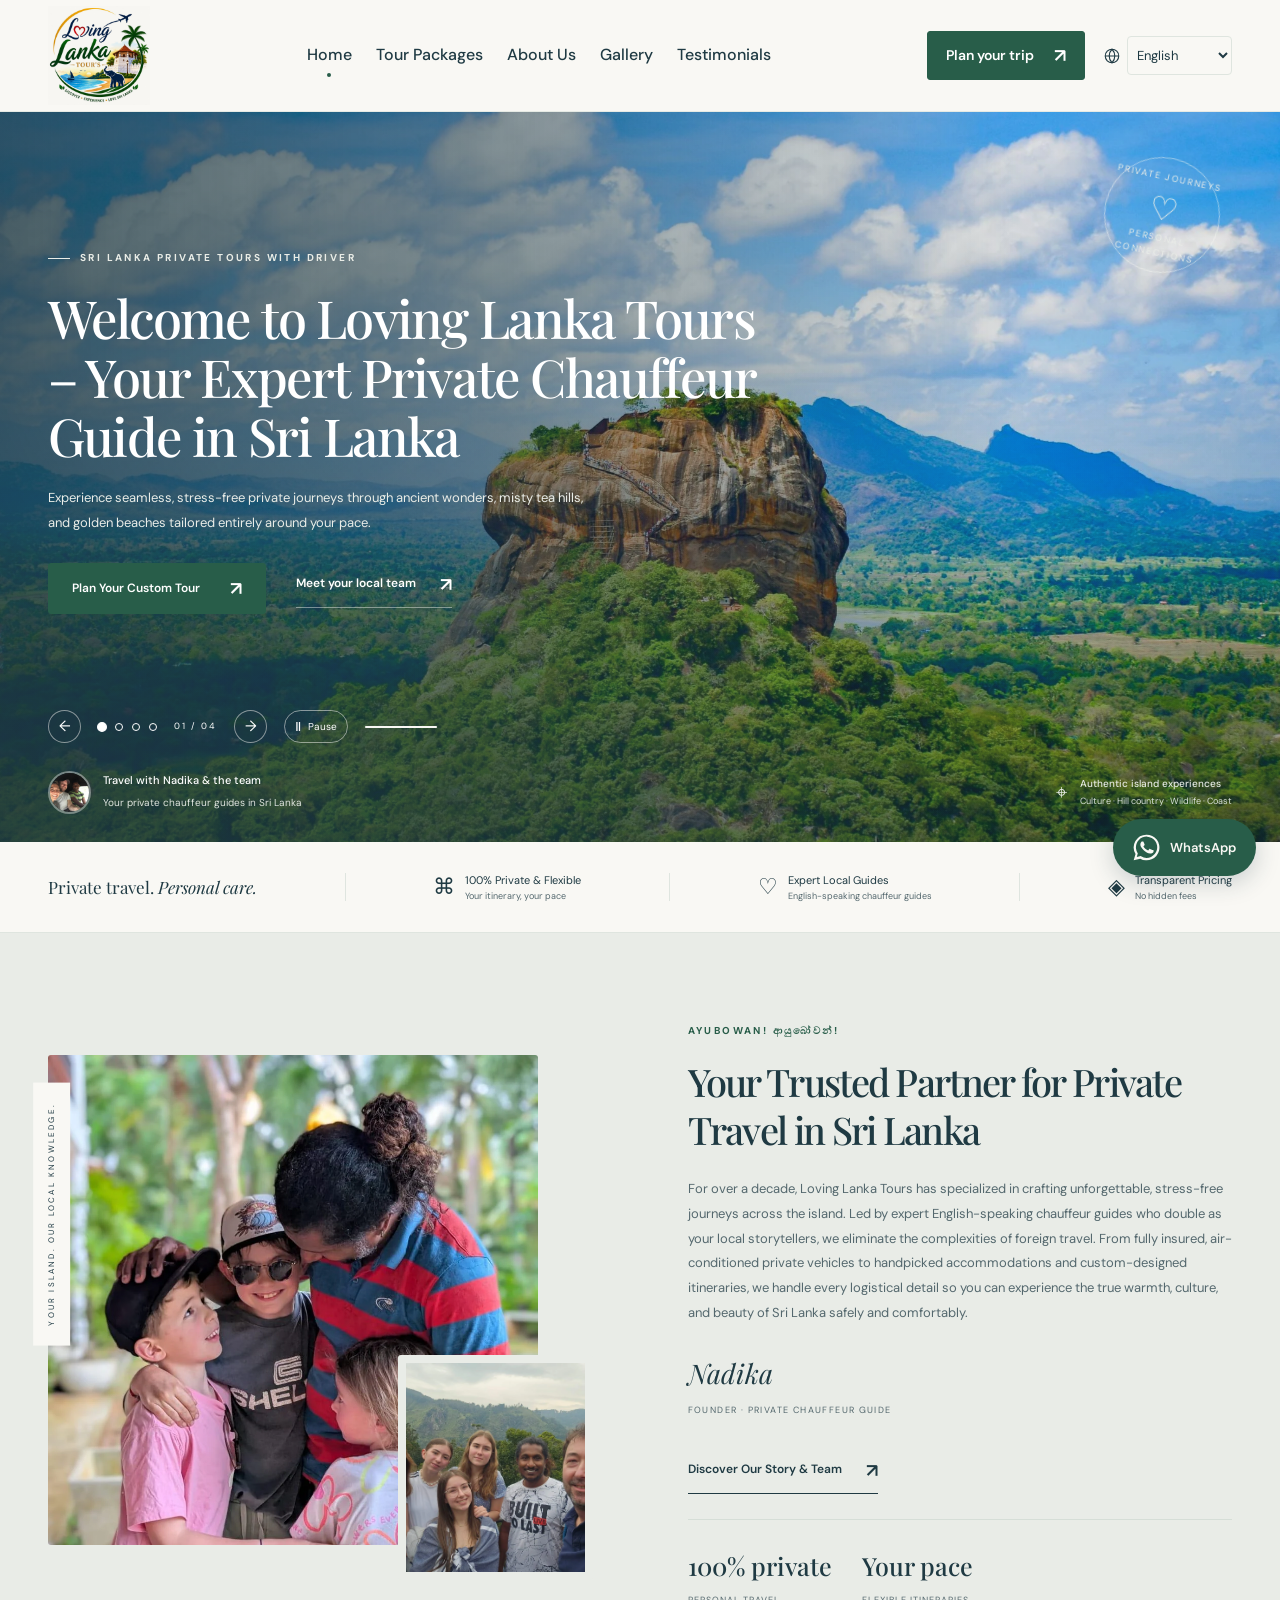
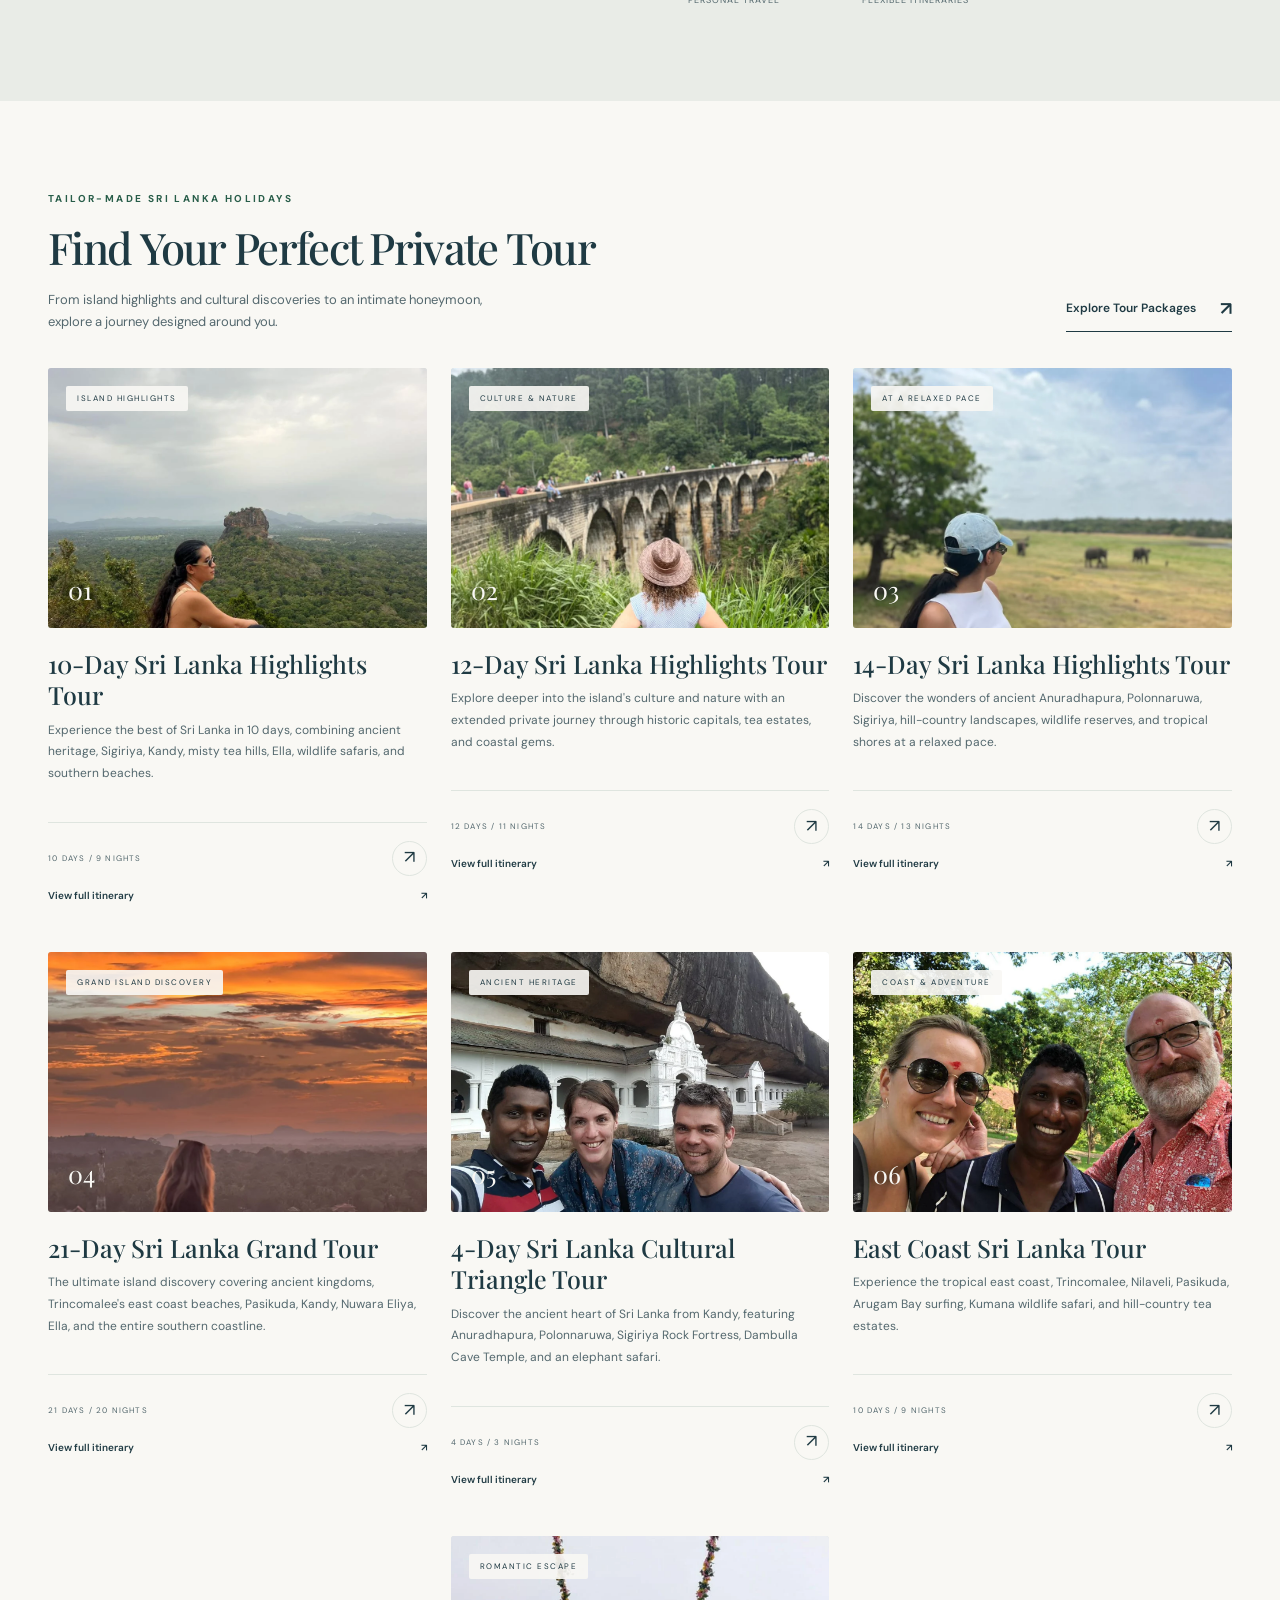
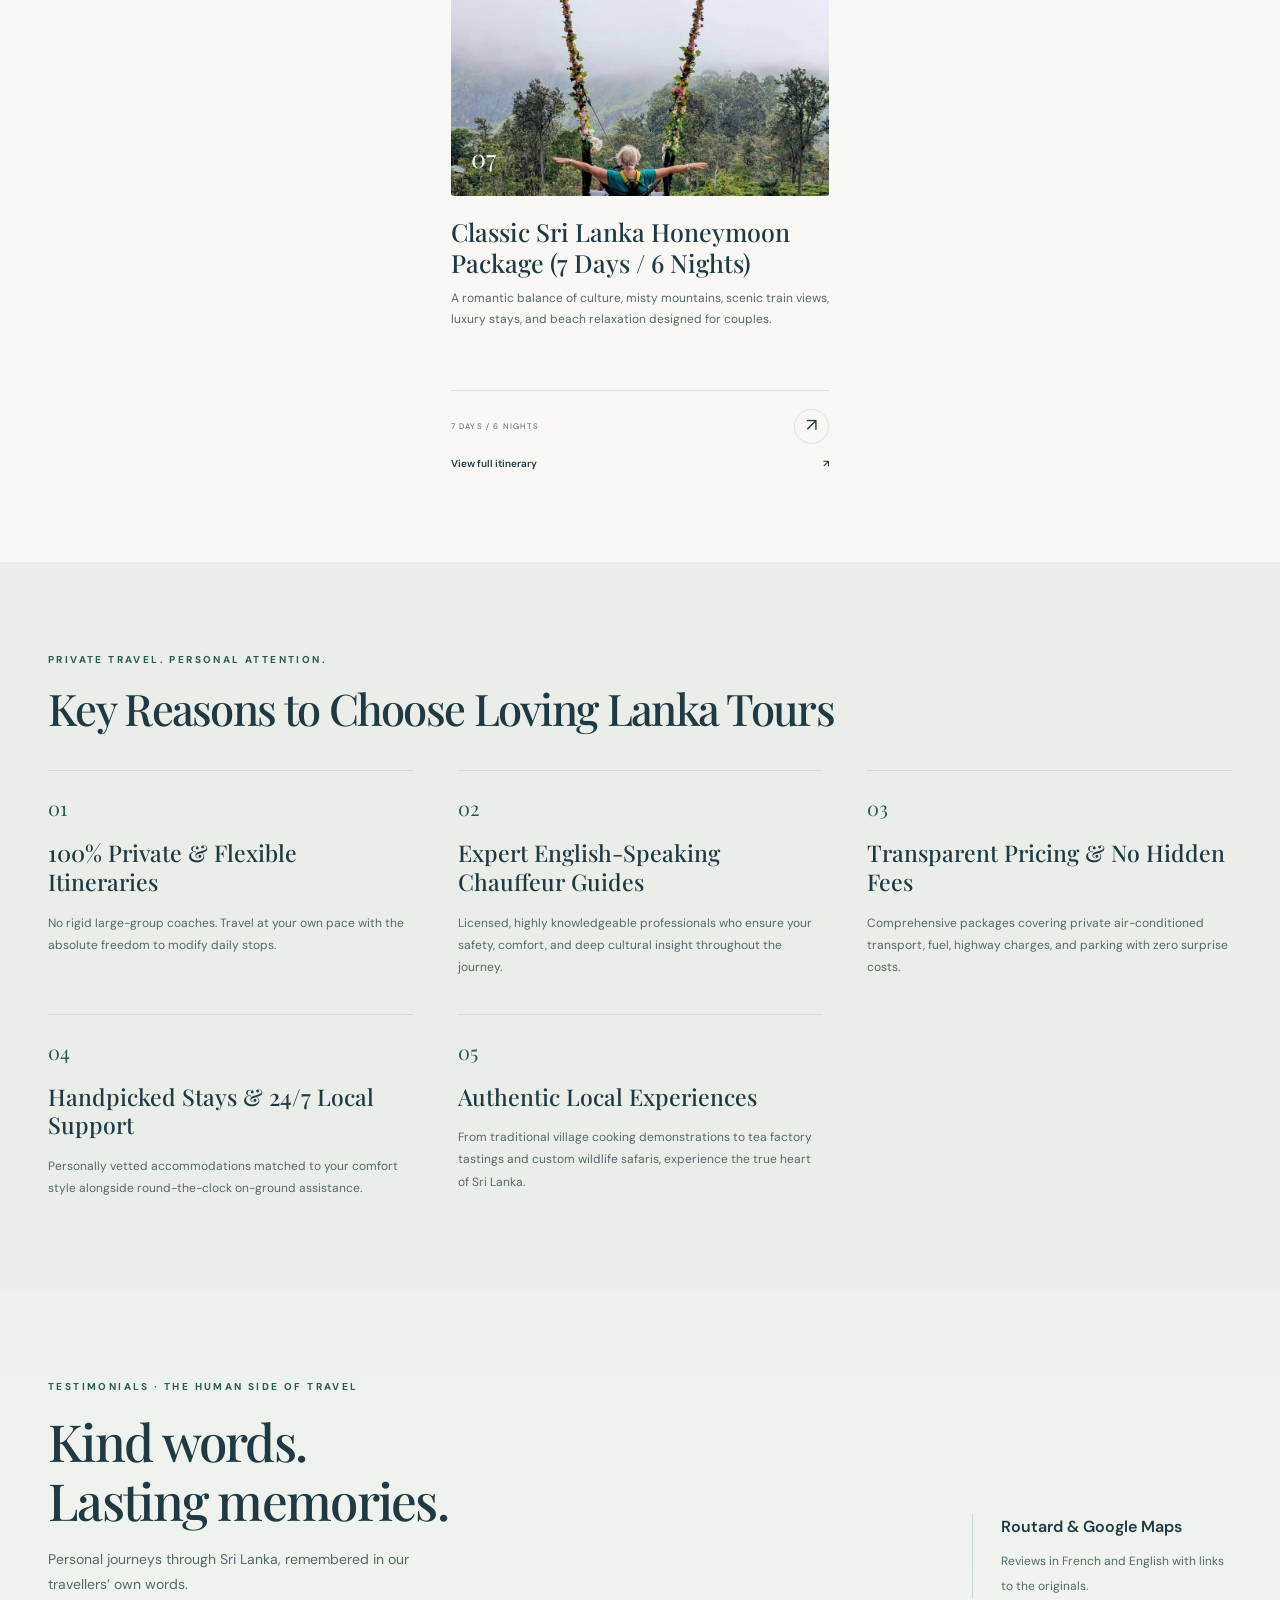
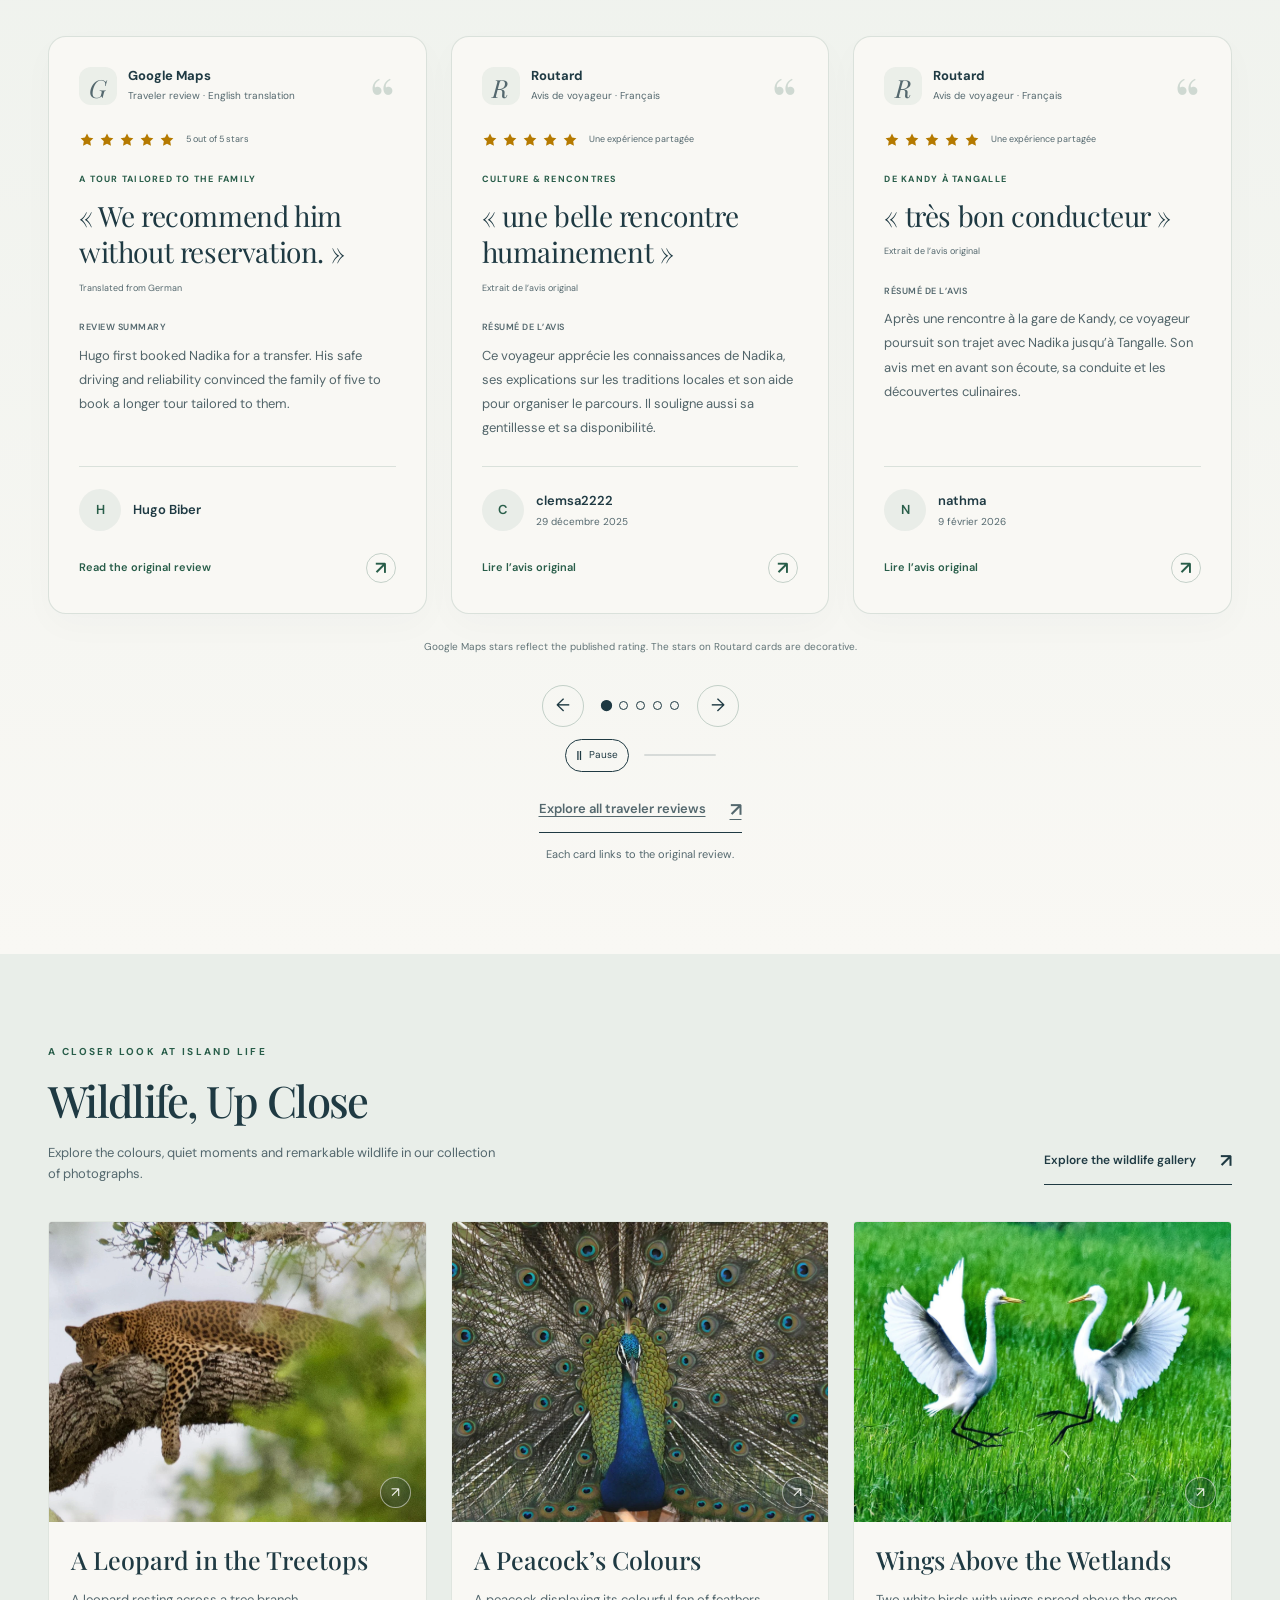
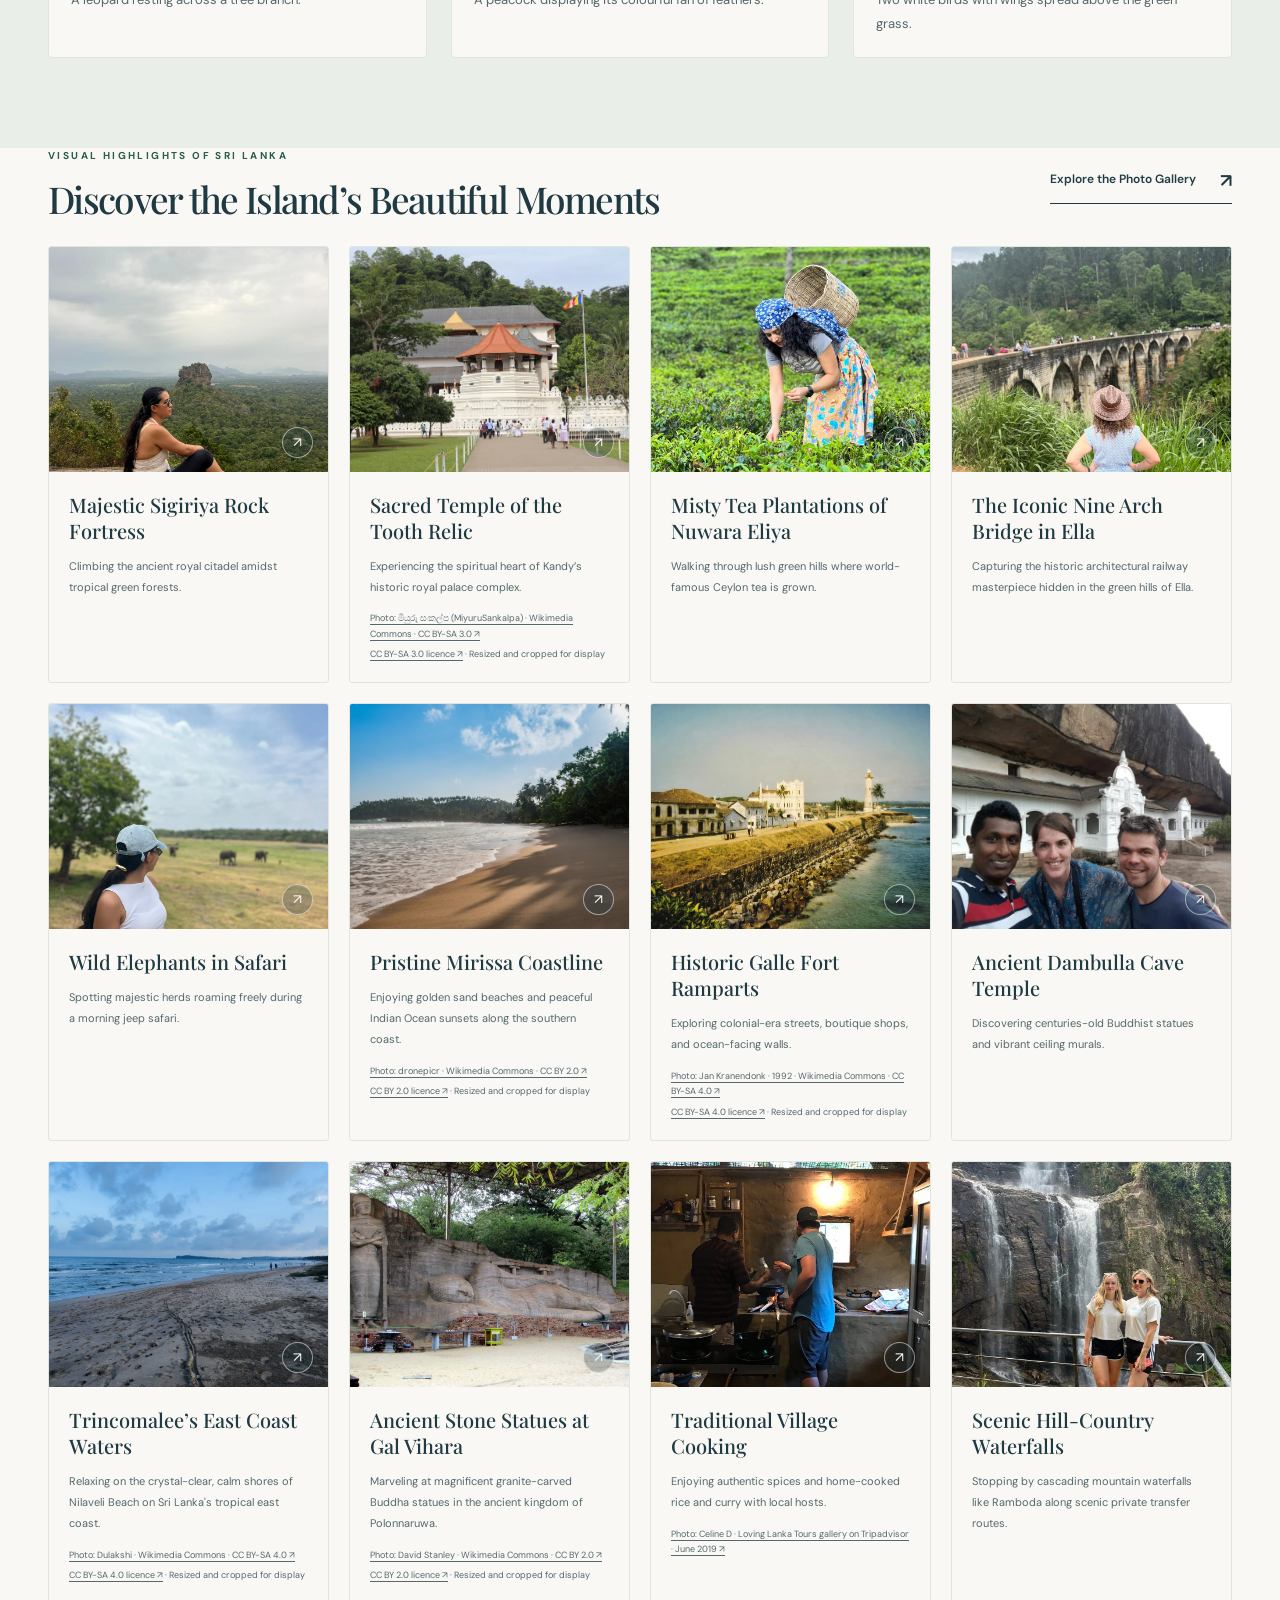
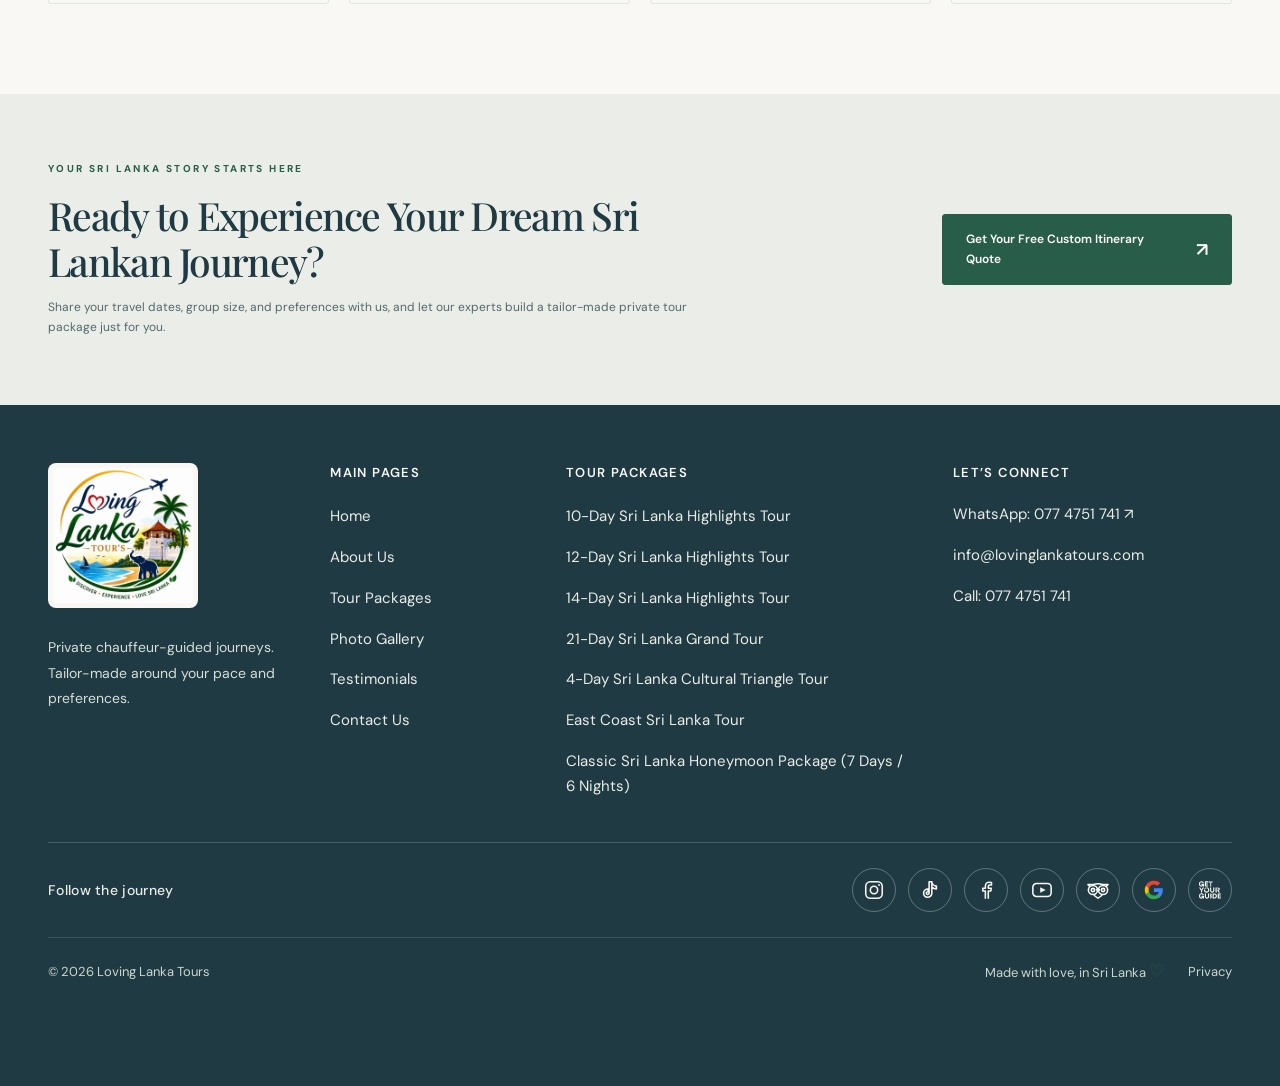
<file: index.html>
<!doctype html>
<html lang="en">
<head>
<meta charset="UTF-8"><meta name="viewport" content="width=device-width,initial-scale=1">
<meta name="theme-color" content="#1f3a43"><meta name="description" content="Sri Lanka private tours with driver. Explore tailor-made holidays, private chauffeur guides, flexible itineraries and authentic experiences with Loving Lanka Tours.">
<title>Sri Lanka Private Tours With Driver | Loving Lanka Tours</title>
<meta property="og:type" content="website"><meta property="og:title" content="Sri Lanka Private Tours With Driver | Loving Lanka Tours"><meta property="og:description" content="Sri Lanka private tours with driver. Explore tailor-made holidays, private chauffeur guides, flexible itineraries and authentic experiences with Loving Lanka Tours."><meta property="og:image" content="assets/sigiriya.jpg">
<link rel="icon" href="assets/loving-lanka-logo.svg" type="image/svg+xml">
<link rel="stylesheet" href="styles.css?v=20261111-yellow-stars">
<script src="content.js?v=20261111-english-review-card" defer></script>
<script src="tour-content.js" defer></script>
<script src="app.js?v=20261127-family-photo-google-gyg" defer></script>
<script src="motion.js?v=20261106-contact-reviews" defer></script>
<script src="language.js?v=20261111-english-review-card" defer></script>
<script src="whatsapp-chat.js?v=20261030-chat" defer></script>
</head>
<body data-page="home">
<a class="skip-link" href="#main">Skip to content</a>
<header class="header">
<a class="brand" href="index.html" aria-label="Loving Lanka Tours home"><img class="brand-logo" src="assets/loving-lanka-logo.svg" alt="Loving Lanka Tours — Discover, Experience, Love Sri Lanka" width="102" height="99"></a>
<nav class="desktop-nav" aria-label="Main navigation"><a href="index.html" data-nav="home">Home</a><a href="tours.html" data-nav="tours">Tour Packages</a><a href="about.html" data-nav="about">About Us</a><a href="gallery.html" data-nav="gallery">Gallery</a><a href="reviews.html" data-nav="reviews">Testimonials</a></nav>
<a class="button button-small header-cta" href="contact.html">Plan your trip <span aria-hidden="true">↗</span></a>
<div class="language-picker notranslate" translate="no"><label class="language-label" for="site-language"><svg viewBox="0 0 24 24" fill="none" aria-hidden="true"><circle cx="12" cy="12" r="9" stroke="currentColor" stroke-width="1.5"/><path d="M3 12h18M12 3c5 5 5 13 0 18-5-5-5-13 0-18Z" stroke="currentColor" stroke-width="1.5"/></svg><span class="sr-only">Website language</span></label><select id="site-language" aria-label="Website language" title="Choose a language to translate this page with Google Translate" data-source-page="index.html"><option value="en" lang="en">English</option><option value="de" lang="de">Deutsch</option><option value="fr" lang="fr">Français</option></select></div>
<button class="menu-toggle" aria-label="Open navigation" aria-expanded="false" aria-controls="mobile-nav"><span></span><span></span></button>
<nav id="mobile-nav" class="mobile-nav" aria-label="Mobile navigation" hidden><a href="index.html">Home</a><a href="tours.html">Tour Packages</a><a href="about.html">About Us</a><a href="gallery.html">Gallery</a><a href="reviews.html">Testimonials</a><a href="contact.html">Plan your trip ↗</a></nav>
</header>
<main id="main"><section class="hero content-hero" aria-roledescription="carousel" aria-label="Sri Lanka private tours"><img class="hero-image" id="hero-image" src="assets/hero-sigiriya-photo.webp" alt="Sigiriya Rock Fortress surrounded by green forest under a bright blue sky" fetchpriority="high"><div class="wrap hero-content"><span class="eyebrow">SRI LANKA PRIVATE TOURS WITH DRIVER</span><div id="hero-copy" aria-live="off" aria-atomic="true"><h1 id="hero-heading">Welcome to Loving Lanka Tours – Your Expert Private Chauffeur Guide in Sri Lanka</h1><p id="hero-caption">Experience seamless, stress-free private journeys through ancient wonders, misty tea hills, and golden beaches tailored entirely around your pace.</p></div><div class="hero-actions"><a id="hero-cta" class="button" href="contact.html">Plan Your Custom Tour <span aria-hidden="true">↗</span></a><a class="text-link" href="about.html">Meet your local team <span aria-hidden="true">↗</span></a></div></div><div class="hero-badge"><span>PRIVATE JOURNEYS</span><b>♡</b><span>PERSONAL CONNECTIONS</span></div><div class="hero-slider-controls wrap"><button class="hero-arrow" data-hero-direction="-1" aria-label="Previous hero slide">←</button><div class="hero-dots" aria-label="Choose a hero slide"><button data-hero-slide="0" aria-label="Slide 1: Welcome to Loving Lanka Tours – Your Expert Private Chauffeur Guide in Sri Lanka" aria-pressed="true"></button><button data-hero-slide="1" aria-label="Slide 2: Uncover the Wonders of the Cultural Triangle" aria-pressed="false"></button><button data-hero-slide="2" aria-label="Slide 3: Journey Through Ceylon’s Misty Tea Plantations" aria-pressed="false"></button><button data-hero-slide="3" aria-label="Slide 4: Track Wild Elephants &amp; Relax on Pristine Shores" aria-pressed="false"></button></div><span id="hero-count">01 / 04</span><button class="hero-arrow" data-hero-direction="1" aria-label="Next hero slide">→</button><button class="slider-playback" data-slider-pause="hero" aria-label="Pause hero slideshow" aria-pressed="false"><span aria-hidden="true">Ⅱ</span><span class="playback-label">Pause</span></button><span class="slider-progress" aria-hidden="true"><span class="slider-progress-fill"></span></span></div><div class="wrap hero-bottom"><a class="hero-guide" href="about.html"><img src="assets/guest-55.jpg" alt=""><div><b>Travel with Nadika & the team</b><small>Your private chauffeur guides in Sri Lanka</small></div></a><div class="hero-location"><span aria-hidden="true">⌖</span><div><b>Authentic island experiences</b><small>Culture · Hill country · Wildlife · Coast</small></div></div></div></section>
 <div class="trust-strip"><div class="wrap trust-inner"><span class="trust-intro">Private travel. <em>Personal care.</em></span><span class="trust-divider"></span><div class="trust-item"><span class="trust-icon" aria-hidden="true">⌘</span><div>100% Private & Flexible<small>Your itinerary, your pace</small></div></div><span class="trust-divider"></span><div class="trust-item"><span class="trust-icon" aria-hidden="true">♡</span><div>Expert Local Guides<small>English-speaking chauffeur guides</small></div></div><span class="trust-divider"></span><div class="trust-item"><span class="trust-icon" aria-hidden="true">◈</span><div>Transparent Pricing<small>No hidden fees</small></div></div></div></div>
 <section class="section about-section"><div class="wrap about-grid"><div class="about-photos"><img class="about-main" src="assets/lanka-guest-11.webp" alt="A local guide sharing a family travel moment" loading="lazy"><img class="about-small" src="assets/lanka-guest-12.webp" alt="A local guide and travellers in Sri Lanka’s hill country" loading="lazy"><span class="about-label">YOUR ISLAND. OUR LOCAL KNOWLEDGE.</span></div><div class="about-text"><span class="eyebrow pink">AYUBOWAN! ආයුබෝවන්!</span><h2>Your Trusted Partner for Private Travel in Sri Lanka</h2><p>For over a decade, Loving Lanka Tours has specialized in crafting unforgettable, stress-free journeys across the island. Led by expert English-speaking chauffeur guides who double as your local storytellers, we eliminate the complexities of foreign travel. From fully insured, air-conditioned private vehicles to handpicked accommodations and custom-designed itineraries, we handle every logistical detail so you can experience the true warmth, culture, and beauty of Sri Lanka safely and comfortably.</p><p class="signature">Nadika</p><span class="signature-label">FOUNDER · PRIVATE CHAUFFEUR GUIDE</span><a class="text-link" href="about.html">Discover Our Story &amp; Team <span aria-hidden="true">↗</span></a><div class="about-values"><div><b>100% private</b><small>PERSONAL TRAVEL</small></div><div><b>Your pace</b><small>FLEXIBLE ITINERARIES</small></div></div></div></div></section><section class="section"><div class="wrap"><div class="section-head"><div><span class="eyebrow pink">TAILOR-MADE SRI LANKA HOLIDAYS</span><h2>Find Your Perfect Private Tour</h2><p>From island highlights and cultural discoveries to an intimate honeymoon, explore a journey designed around you.</p></div><a class="text-link" href="tours.html">Explore Tour Packages <span aria-hidden="true">↗</span></a></div><div class="journey-grid package-grid"><article class="journey-card"><a class="journey-card-link" href="tour-highlights-10.html" aria-label="View 10-Day Sri Lanka Highlights Tour itinerary"><div class="journey-photo"><img src="assets/lanka-guest-01.webp" alt="A traveller looking towards Sigiriya Rock Fortress" loading="lazy"><span class="journey-tag">Island highlights</span><span class="journey-num">01</span></div><h3>10-Day Sri Lanka Highlights Tour</h3><p>Experience the best of Sri Lanka in 10 days, combining ancient heritage, Sigiriya, Kandy, misty tea hills, Ella, wildlife safaris, and southern beaches.</p><div class="journey-bottom"><span class="journey-meta">10 Days / 9 Nights</span><span class="circle-button" aria-hidden="true">↗</span></div><span class="tour-request-link">View full itinerary <span aria-hidden="true">↗</span></span></a></article><article class="journey-card"><a class="journey-card-link" href="tour-highlights-12.html" aria-label="View 12-Day Sri Lanka Highlights Tour itinerary"><div class="journey-photo"><img src="assets/lanka-guest-31.webp" alt="A traveller beside Ella’s Nine Arch Bridge" loading="lazy"><span class="journey-tag">Culture &amp; nature</span><span class="journey-num">02</span></div><h3>12-Day Sri Lanka Highlights Tour</h3><p>Explore deeper into the island&#39;s culture and nature with an extended private journey through historic capitals, tea estates, and coastal gems.</p><div class="journey-bottom"><span class="journey-meta">12 Days / 11 Nights</span><span class="circle-button" aria-hidden="true">↗</span></div><span class="tour-request-link">View full itinerary <span aria-hidden="true">↗</span></span></a></article><article class="journey-card"><a class="journey-card-link" href="tour-highlights-14.html" aria-label="View 14-Day Sri Lanka Highlights Tour itinerary"><div class="journey-photo"><img src="assets/lanka-guest-25.webp" alt="A traveller watching wild elephants from a safari vehicle" loading="lazy"><span class="journey-tag">At a relaxed pace</span><span class="journey-num">03</span></div><h3>14-Day Sri Lanka Highlights Tour</h3><p>Discover the wonders of ancient Anuradhapura, Polonnaruwa, Sigiriya, hill-country landscapes, wildlife reserves, and tropical shores at a relaxed pace.</p><div class="journey-bottom"><span class="journey-meta">14 Days / 13 Nights</span><span class="circle-button" aria-hidden="true">↗</span></div><span class="tour-request-link">View full itinerary <span aria-hidden="true">↗</span></span></a></article><article class="journey-card"><a class="journey-card-link" href="tour-grand-21.html" aria-label="View 21-Day Sri Lanka Grand Tour itinerary"><div class="journey-photo"><img src="assets/lanka-guest-29.webp" alt="A colourful sunset above Sri Lanka’s tropical forest" loading="lazy"><span class="journey-tag">Grand island discovery</span><span class="journey-num">04</span></div><h3>21-Day Sri Lanka Grand Tour</h3><p>The ultimate island discovery covering ancient kingdoms, Trincomalee&#39;s east coast beaches, Pasikuda, Kandy, Nuwara Eliya, Ella, and the entire southern coastline.</p><div class="journey-bottom"><span class="journey-meta">21 Days / 20 Nights</span><span class="circle-button" aria-hidden="true">↗</span></div><span class="tour-request-link">View full itinerary <span aria-hidden="true">↗</span></span></a></article><article class="journey-card"><a class="journey-card-link" href="tour-culture-4.html" aria-label="View 4-Day Sri Lanka Cultural Triangle Tour itinerary"><div class="journey-photo"><img src="assets/lanka-guest-16.webp" alt="Guests and their guide visiting a cave-temple complex" loading="lazy"><span class="journey-tag">Ancient heritage</span><span class="journey-num">05</span></div><h3>4-Day Sri Lanka Cultural Triangle Tour</h3><p>Discover the ancient heart of Sri Lanka from Kandy, featuring Anuradhapura, Polonnaruwa, Sigiriya Rock Fortress, Dambulla Cave Temple, and an elephant safari.</p><div class="journey-bottom"><span class="journey-meta">4 Days / 3 Nights</span><span class="circle-button" aria-hidden="true">↗</span></div><span class="tour-request-link">View full itinerary <span aria-hidden="true">↗</span></span></a></article><article class="journey-card"><a class="journey-card-link" href="tour-east-coast.html" aria-label="View East Coast Sri Lanka Tour itinerary"><div class="journey-photo"><img src="assets/lanka-guest-23.webp" alt="Travellers sharing a journey with their local guide" loading="lazy"><span class="journey-tag">Coast &amp; adventure</span><span class="journey-num">06</span></div><h3>East Coast Sri Lanka Tour</h3><p>Experience the tropical east coast, Trincomalee, Nilaveli, Pasikuda, Arugam Bay surfing, Kumana wildlife safari, and hill-country tea estates.</p><div class="journey-bottom"><span class="journey-meta">10 Days / 9 Nights</span><span class="circle-button" aria-hidden="true">↗</span></div><span class="tour-request-link">View full itinerary <span aria-hidden="true">↗</span></span></a></article><article class="journey-card"><a class="journey-card-link" href="tour-honeymoon-7.html" aria-label="View Classic Sri Lanka Honeymoon Package (7 Days / 6 Nights) itinerary"><div class="journey-photo"><img src="assets/lanka-guest-09.webp" alt="Two travellers enjoying a swing above the green hills" loading="lazy"><span class="journey-tag">Romantic escape</span><span class="journey-num">07</span></div><h3>Classic Sri Lanka Honeymoon Package (7 Days / 6 Nights)</h3><p>A romantic balance of culture, misty mountains, scenic train views, luxury stays, and beach relaxation designed for couples.</p><div class="journey-bottom"><span class="journey-meta">7 Days / 6 Nights</span><span class="circle-button" aria-hidden="true">↗</span></div><span class="tour-request-link">View full itinerary <span aria-hidden="true">↗</span></span></a></article></div></div></section><section class="section reasons-section"><div class="wrap"><div class="section-head"><div><span class="eyebrow pink">PRIVATE TRAVEL. PERSONAL ATTENTION.</span><h2>Key Reasons to Choose Loving Lanka Tours</h2></div></div><div class="reason-grid"><article class="reason-item"><span class="reason-number">01</span><h3>100% Private &amp; Flexible Itineraries</h3><p>No rigid large-group coaches. Travel at your own pace with the absolute freedom to modify daily stops.</p></article><article class="reason-item"><span class="reason-number">02</span><h3>Expert English-Speaking Chauffeur Guides</h3><p>Licensed, highly knowledgeable professionals who ensure your safety, comfort, and deep cultural insight throughout the journey.</p></article><article class="reason-item"><span class="reason-number">03</span><h3>Transparent Pricing &amp; No Hidden Fees</h3><p>Comprehensive packages covering private air-conditioned transport, fuel, highway charges, and parking with zero surprise costs.</p></article><article class="reason-item"><span class="reason-number">04</span><h3>Handpicked Stays &amp; 24/7 Local Support</h3><p>Personally vetted accommodations matched to your comfort style alongside round-the-clock on-ground assistance.</p></article><article class="reason-item"><span class="reason-number">05</span><h3>Authentic Local Experiences</h3><p>From traditional village cooking demonstrations to tea factory tastings and custom wildlife safaris, experience the true heart of Sri Lanka.</p></article></div></div></section><section class="section testimonials-section" id="testimonials" aria-labelledby="testimonials-heading"><div class="wrap"><div class="reviews-head"><div class="review-heading-copy"><span class="eyebrow pink">TESTIMONIALS · THE HUMAN SIDE OF TRAVEL</span><h2 id="testimonials-heading">Kind words.<br>Lasting memories.</h2><p>Personal journeys through Sri Lanka, remembered in our travellers’ own words.</p></div><div class="reviews-heading-note"><b>Routard &amp; Google Maps</b><span>Reviews in French and English with links to the originals.</span></div></div><div class="review-grid supplied-reviews" data-review-slider="3"><article class="review-card supplied-review sourced-review notranslate rated-review" lang="en" translate="no"><div class="review-card-top"><span class="review-platform-label"><span class="review-source-mark" aria-hidden="true">G</span><span><b>Google Maps</b><small>Traveler review · English translation</small></span></span><span class="review-quote-mark" aria-hidden="true">“</span></div><div class="review-star-row"><span class="review-stars" aria-hidden="true"><svg viewBox="0 0 24 24" fill="currentColor"><path d="m12 2.4 2.96 6 6.62.96-4.79 4.67 1.13 6.59L12 17.5l-5.92 3.12 1.13-6.59L2.42 9.36l6.62-.96Z"/></svg><svg viewBox="0 0 24 24" fill="currentColor"><path d="m12 2.4 2.96 6 6.62.96-4.79 4.67 1.13 6.59L12 17.5l-5.92 3.12 1.13-6.59L2.42 9.36l6.62-.96Z"/></svg><svg viewBox="0 0 24 24" fill="currentColor"><path d="m12 2.4 2.96 6 6.62.96-4.79 4.67 1.13 6.59L12 17.5l-5.92 3.12 1.13-6.59L2.42 9.36l6.62-.96Z"/></svg><svg viewBox="0 0 24 24" fill="currentColor"><path d="m12 2.4 2.96 6 6.62.96-4.79 4.67 1.13 6.59L12 17.5l-5.92 3.12 1.13-6.59L2.42 9.36l6.62-.96Z"/></svg><svg viewBox="0 0 24 24" fill="currentColor"><path d="m12 2.4 2.96 6 6.62.96-4.79 4.67 1.13 6.59L12 17.5l-5.92 3.12 1.13-6.59L2.42 9.36l6.62-.96Z"/></svg></span><span>5 out of 5 stars</span></div><span class="eyebrow review-theme">A tour tailored to the family</span><blockquote cite="https://share.google/X7iT61F7IpJR98NSJ">« We recommend him without reservation. »</blockquote><p class="review-excerpt-label">Translated from German</p><p class="review-summary"><span>Review summary</span>Hugo first booked Nadika for a transfer. His safe driving and reliability convinced the family of five to book a longer tour tailored to them.</p><div class="review-card-bottom"><div class="review-person"><span class="review-initial" aria-hidden="true">H</span><div><b>Hugo Biber</b></div></div><a class="review-original" href="https://share.google/X7iT61F7IpJR98NSJ" target="_blank" rel="noopener noreferrer" aria-label="Read the original review by Hugo Biber on Google Maps (new tab)"><span>Read the original review</span><span class="review-link-arrow" aria-hidden="true">↗</span></a></div></article><article class="review-card supplied-review sourced-review notranslate" lang="fr" translate="no"><div class="review-card-top"><span class="review-platform-label"><span class="review-source-mark" aria-hidden="true">R</span><span><b>Routard</b><small>Avis de voyageur · Français</small></span></span><span class="review-quote-mark" aria-hidden="true">“</span></div><div class="review-star-row"><span class="review-stars" aria-hidden="true"><svg viewBox="0 0 24 24" fill="currentColor"><path d="m12 2.4 2.96 6 6.62.96-4.79 4.67 1.13 6.59L12 17.5l-5.92 3.12 1.13-6.59L2.42 9.36l6.62-.96Z"/></svg><svg viewBox="0 0 24 24" fill="currentColor"><path d="m12 2.4 2.96 6 6.62.96-4.79 4.67 1.13 6.59L12 17.5l-5.92 3.12 1.13-6.59L2.42 9.36l6.62-.96Z"/></svg><svg viewBox="0 0 24 24" fill="currentColor"><path d="m12 2.4 2.96 6 6.62.96-4.79 4.67 1.13 6.59L12 17.5l-5.92 3.12 1.13-6.59L2.42 9.36l6.62-.96Z"/></svg><svg viewBox="0 0 24 24" fill="currentColor"><path d="m12 2.4 2.96 6 6.62.96-4.79 4.67 1.13 6.59L12 17.5l-5.92 3.12 1.13-6.59L2.42 9.36l6.62-.96Z"/></svg><svg viewBox="0 0 24 24" fill="currentColor"><path d="m12 2.4 2.96 6 6.62.96-4.79 4.67 1.13 6.59L12 17.5l-5.92 3.12 1.13-6.59L2.42 9.36l6.62-.96Z"/></svg></span><span>Une expérience partagée</span></div><span class="eyebrow review-theme">De Kandy à Tangalle</span><blockquote cite="https://www.routard.com/forums/t/recommandation-chauffeur-nadika-au-sri-lanka/182083/12">« très bon conducteur »</blockquote><p class="review-excerpt-label">Extrait de l’avis original</p><p class="review-summary"><span>Résumé de l’avis</span>Après une rencontre à la gare de Kandy, ce voyageur poursuit son trajet avec Nadika jusqu’à Tangalle. Son avis met en avant son écoute, sa conduite et les découvertes culinaires.</p><div class="review-card-bottom"><div class="review-person"><span class="review-initial" aria-hidden="true">N</span><div><b>nathma</b><small><time datetime="2026-02-09">9 février 2026</time></small></div></div><a class="review-original" href="https://www.routard.com/forums/t/recommandation-chauffeur-nadika-au-sri-lanka/182083/12" target="_blank" rel="noopener noreferrer" aria-label="Lire l’avis original de nathma sur Routard (nouvel onglet)"><span>Lire l’avis original</span><span class="review-link-arrow" aria-hidden="true">↗</span></a></div></article><article class="review-card supplied-review sourced-review notranslate" lang="fr" translate="no"><div class="review-card-top"><span class="review-platform-label"><span class="review-source-mark" aria-hidden="true">R</span><span><b>Routard</b><small>Avis de voyageur · Français</small></span></span><span class="review-quote-mark" aria-hidden="true">“</span></div><div class="review-star-row"><span class="review-stars" aria-hidden="true"><svg viewBox="0 0 24 24" fill="currentColor"><path d="m12 2.4 2.96 6 6.62.96-4.79 4.67 1.13 6.59L12 17.5l-5.92 3.12 1.13-6.59L2.42 9.36l6.62-.96Z"/></svg><svg viewBox="0 0 24 24" fill="currentColor"><path d="m12 2.4 2.96 6 6.62.96-4.79 4.67 1.13 6.59L12 17.5l-5.92 3.12 1.13-6.59L2.42 9.36l6.62-.96Z"/></svg><svg viewBox="0 0 24 24" fill="currentColor"><path d="m12 2.4 2.96 6 6.62.96-4.79 4.67 1.13 6.59L12 17.5l-5.92 3.12 1.13-6.59L2.42 9.36l6.62-.96Z"/></svg><svg viewBox="0 0 24 24" fill="currentColor"><path d="m12 2.4 2.96 6 6.62.96-4.79 4.67 1.13 6.59L12 17.5l-5.92 3.12 1.13-6.59L2.42 9.36l6.62-.96Z"/></svg><svg viewBox="0 0 24 24" fill="currentColor"><path d="m12 2.4 2.96 6 6.62.96-4.79 4.67 1.13 6.59L12 17.5l-5.92 3.12 1.13-6.59L2.42 9.36l6.62-.96Z"/></svg></span><span>Une expérience partagée</span></div><span class="eyebrow review-theme">Dix jours de découverte</span><blockquote cite="https://www.routard.com/forums/t/recommandation-chauffeur-nadika-au-sri-lanka/182083/9">« très prudent »</blockquote><p class="review-excerpt-label">Extrait de l’avis original</p><p class="review-summary"><span>Résumé de l’avis</span>Pour un premier séjour avec chauffeur, ces voyageurs retiennent la conduite rassurante de Nadika, son humour et ses suggestions de visites. Ils évoquent notamment une baignade près de Sigiriya.</p><div class="review-card-bottom"><div class="review-person"><span class="review-initial" aria-hidden="true">A</span><div><b>Anonyme</b><small><time datetime="2017-09-17">17 septembre 2017</time></small></div></div><a class="review-original" href="https://www.routard.com/forums/t/recommandation-chauffeur-nadika-au-sri-lanka/182083/9" target="_blank" rel="noopener noreferrer" aria-label="Lire l’avis original de Anonyme sur Routard (nouvel onglet)"><span>Lire l’avis original</span><span class="review-link-arrow" aria-hidden="true">↗</span></a></div></article></div><p class="review-star-note">Google Maps stars reflect the published rating. The stars on Routard cards are decorative.</p><div class="review-controls" aria-label="Traveler testimonials"><button class="review-arrow" data-review-direction="-1" aria-label="Previous testimonial">←</button><button data-review-index="0" aria-label="Read Hugo Biber testimonial" aria-pressed="true"></button><button data-review-index="1" aria-label="Read nathma testimonial" aria-pressed="false"></button><button data-review-index="2" aria-label="Read Anonyme testimonial" aria-pressed="false"></button><button data-review-index="3" aria-label="Read Anonyme testimonial" aria-pressed="false"></button><button data-review-index="4" aria-label="Read clemsa2222 testimonial" aria-pressed="false"></button><button class="review-arrow" data-review-direction="1" aria-label="Next testimonial">→</button></div><div class="review-playback"><button class="slider-playback" data-slider-pause="reviews" aria-label="Pause testimonial slideshow" aria-pressed="false"><span aria-hidden="true">Ⅱ</span><span class="playback-label">Pause</span></button><span class="slider-progress" aria-hidden="true"><span class="slider-progress-fill"></span></span></div><p class="review-source"><a class="text-link" href="reviews.html">Explore all traveler reviews <span aria-hidden="true">↗</span></a><br><span>Each card links to the original review.</span></p></div></section>
 <section class="section wildlife-section" id="wildlife" aria-labelledby="wildlife-heading"><div class="wrap"><div class="section-head"><div><span class="eyebrow pink">A CLOSER LOOK AT ISLAND LIFE</span><h2 id="wildlife-heading">Wildlife, Up Close</h2><p>Explore the colours, quiet moments and remarkable wildlife in our collection of photographs.</p></div><a class="text-link" href="gallery.html">Explore the wildlife gallery <span aria-hidden="true">↗</span></a></div><div class="wildlife-grid"><figure class="wildlife-photo"><button class="photo-button" data-photo="12" aria-label="View A Leopard in the Treetops"><img src="assets/lanka-wildlife-01.webp" alt="A Leopard in the Treetops" loading="lazy"></button><figcaption><strong>A Leopard in the Treetops</strong><p>A leopard resting across a tree branch.</p></figcaption></figure><figure class="wildlife-photo"><button class="photo-button" data-photo="20" aria-label="View A Peacock’s Colours"><img src="assets/lanka-wildlife-09.webp" alt="A Peacock’s Colours" loading="lazy"></button><figcaption><strong>A Peacock’s Colours</strong><p>A peacock displaying its colourful fan of feathers.</p></figcaption></figure><figure class="wildlife-photo"><button class="photo-button" data-photo="16" aria-label="View Wings Above the Wetlands"><img src="assets/lanka-wildlife-05.webp" alt="Wings Above the Wetlands" loading="lazy"></button><figcaption><strong>Wings Above the Wetlands</strong><p>Two white birds with wings spread above the green grass.</p></figcaption></figure></div></div></section>
 <section class="section gallery-section"><div class="wrap"><div class="gallery-heading"><div><span class="eyebrow pink">VISUAL HIGHLIGHTS OF SRI LANKA</span><h2>Discover the Island’s Beautiful Moments</h2></div><a class="text-link" href="gallery.html">Explore the Photo Gallery <span aria-hidden="true">↗</span></a></div><div class="gallery-grid home-album"><figure class="gallery-destination has-photo"><button class="photo-button" data-photo="0" aria-label="View Majestic Sigiriya Rock Fortress"><img src="assets/lanka-guest-01.webp" alt="Majestic Sigiriya Rock Fortress" loading="lazy"></button><figcaption><strong>Majestic Sigiriya Rock Fortress</strong><p>Climbing the ancient royal citadel amidst tropical green forests.</p></figcaption></figure><figure class="gallery-destination has-photo"><button class="photo-button" data-photo="1" aria-label="View Sacred Temple of the Tooth Relic"><img src="assets/destination-tooth-temple.webp" alt="Sacred Temple of the Tooth Relic" loading="lazy"></button><figcaption><strong>Sacred Temple of the Tooth Relic</strong><p>Experiencing the spiritual heart of Kandy’s historic royal palace complex.</p><a class="photo-credit" href="https://commons.wikimedia.org/wiki/File:Front_view_of_Temple_of_the_Tooth,_Kandy.jpg" target="_blank" rel="noopener noreferrer">Photo: මියුරු සංකල්ප (MiyuruSankalpa) · Wikimedia Commons · CC BY-SA 3.0 <span aria-hidden="true">↗</span></a><span class="photo-license"><a href="https://creativecommons.org/licenses/by-sa/3.0" target="_blank" rel="noopener noreferrer">CC BY-SA 3.0 licence ↗</a> · Resized and cropped for display</span></figcaption></figure><figure class="gallery-destination has-photo"><button class="photo-button" data-photo="2" aria-label="View Misty Tea Plantations of Nuwara Eliya"><img src="assets/lanka-guest-32.webp" alt="Misty Tea Plantations of Nuwara Eliya" loading="lazy"></button><figcaption><strong>Misty Tea Plantations of Nuwara Eliya</strong><p>Walking through lush green hills where world-famous Ceylon tea is grown.</p></figcaption></figure><figure class="gallery-destination has-photo"><button class="photo-button" data-photo="3" aria-label="View The Iconic Nine Arch Bridge in Ella"><img src="assets/lanka-guest-31.webp" alt="The Iconic Nine Arch Bridge in Ella" loading="lazy"></button><figcaption><strong>The Iconic Nine Arch Bridge in Ella</strong><p>Capturing the historic architectural railway masterpiece hidden in the green hills of Ella.</p></figcaption></figure><figure class="gallery-destination has-photo"><button class="photo-button" data-photo="4" aria-label="View Wild Elephants in Safari"><img src="assets/lanka-guest-25.webp" alt="Wild Elephants in Safari" loading="lazy"></button><figcaption><strong>Wild Elephants in Safari</strong><p>Spotting majestic herds roaming freely during a morning jeep safari.</p></figcaption></figure><figure class="gallery-destination has-photo"><button class="photo-button" data-photo="5" aria-label="View Pristine Mirissa Coastline"><img src="assets/destination-mirissa.webp" alt="Pristine Mirissa Coastline" loading="lazy"></button><figcaption><strong>Pristine Mirissa Coastline</strong><p>Enjoying golden sand beaches and peaceful Indian Ocean sunsets along the southern coast.</p><a class="photo-credit" href="https://commons.wikimedia.org/wiki/File:Mirissa_beach_Sri_Lanka_(29959458812).jpg" target="_blank" rel="noopener noreferrer">Photo: dronepicr · Wikimedia Commons · CC BY 2.0 <span aria-hidden="true">↗</span></a><span class="photo-license"><a href="https://creativecommons.org/licenses/by/2.0" target="_blank" rel="noopener noreferrer">CC BY 2.0 licence ↗</a> · Resized and cropped for display</span></figcaption></figure><figure class="gallery-destination has-photo"><button class="photo-button" data-photo="6" aria-label="View Historic Galle Fort Ramparts"><img src="assets/destination-galle-fort.webp" alt="Historic Galle Fort Ramparts" loading="lazy"></button><figcaption><strong>Historic Galle Fort Ramparts</strong><p>Exploring colonial-era streets, boutique shops, and ocean-facing walls.</p><a class="photo-credit" href="https://commons.wikimedia.org/wiki/File:Galle_Fort_wall_and_lighthouse.jpg" target="_blank" rel="noopener noreferrer">Photo: Jan Kranendonk · 1992 · Wikimedia Commons · CC BY-SA 4.0 <span aria-hidden="true">↗</span></a><span class="photo-license"><a href="https://creativecommons.org/licenses/by-sa/4.0" target="_blank" rel="noopener noreferrer">CC BY-SA 4.0 licence ↗</a> · Resized and cropped for display</span></figcaption></figure><figure class="gallery-destination has-photo"><button class="photo-button" data-photo="7" aria-label="View Ancient Dambulla Cave Temple"><img src="assets/lanka-guest-16.webp" alt="Ancient Dambulla Cave Temple" loading="lazy"></button><figcaption><strong>Ancient Dambulla Cave Temple</strong><p>Discovering centuries-old Buddhist statues and vibrant ceiling murals.</p></figcaption></figure><figure class="gallery-destination has-photo"><button class="photo-button" data-photo="8" aria-label="View Trincomalee’s East Coast Waters"><img src="assets/destination-nilaveli.webp" alt="Trincomalee’s East Coast Waters" loading="lazy"></button><figcaption><strong>Trincomalee’s East Coast Waters</strong><p>Relaxing on the crystal-clear, calm shores of Nilaveli Beach on Sri Lanka&#39;s tropical east coast.</p><a class="photo-credit" href="https://commons.wikimedia.org/wiki/File:Nilaveli_Beach.jpg" target="_blank" rel="noopener noreferrer">Photo: Dulakshi · Wikimedia Commons · CC BY-SA 4.0 <span aria-hidden="true">↗</span></a><span class="photo-license"><a href="https://creativecommons.org/licenses/by-sa/4.0" target="_blank" rel="noopener noreferrer">CC BY-SA 4.0 licence ↗</a> · Resized and cropped for display</span></figcaption></figure><figure class="gallery-destination has-photo"><button class="photo-button" data-photo="9" aria-label="View Ancient Stone Statues at Gal Vihara"><img src="assets/destination-gal-vihara.webp" alt="Ancient Stone Statues at Gal Vihara" loading="lazy"></button><figcaption><strong>Ancient Stone Statues at Gal Vihara</strong><p>Marveling at magnificent granite-carved Buddha statues in the ancient kingdom of Polonnaruwa.</p><a class="photo-credit" href="https://commons.wikimedia.org/wiki/File:Gal_Vihara_(30128523187).jpg" target="_blank" rel="noopener noreferrer">Photo: David Stanley · Wikimedia Commons · CC BY 2.0 <span aria-hidden="true">↗</span></a><span class="photo-license"><a href="https://creativecommons.org/licenses/by/2.0" target="_blank" rel="noopener noreferrer">CC BY 2.0 licence ↗</a> · Resized and cropped for display</span></figcaption></figure><figure class="gallery-destination has-photo"><button class="photo-button" data-photo="10" aria-label="View Traditional Village Cooking"><img src="assets/lanka-tripadvisor-cooking.webp" alt="Traditional Village Cooking" loading="lazy"></button><figcaption><strong>Traditional Village Cooking</strong><p>Enjoying authentic spices and home-cooked rice and curry with local hosts.</p><a class="photo-credit" href="https://www.tripadvisor.com/Attraction_Review-g304138-d16664850-Reviews-Loving_Lanka_Tours-Kandy_Kandy_District_Central_Province.html#/media/16664850/" target="_blank" rel="noopener noreferrer">Photo: Celine D · Loving Lanka Tours gallery on Tripadvisor · June 2019 <span aria-hidden="true">↗</span></a></figcaption></figure><figure class="gallery-destination has-photo"><button class="photo-button" data-photo="11" aria-label="View Scenic Hill-Country Waterfalls"><img src="assets/lanka-guest-06.webp" alt="Scenic Hill-Country Waterfalls" loading="lazy"></button><figcaption><strong>Scenic Hill-Country Waterfalls</strong><p>Stopping by cascading mountain waterfalls like Ramboda along scenic private transfer routes.</p></figcaption></figure></div></div></section><section class="cta-section"><div class="wrap cta-inner"><div><span class="eyebrow pink">YOUR SRI LANKA STORY STARTS HERE</span><h2>Ready to Experience Your Dream Sri Lankan Journey?</h2><p>Share your travel dates, group size, and preferences with us, and let our experts build a tailor-made private tour package just for you.</p></div><div class="cta-actions"><a href="contact.html" class="button">Get Your Free Custom Itinerary Quote <span aria-hidden="true">↗</span></a></div></div></section></main>
<footer class="footer"><div class="footer-top wrap"><div><a class="brand footer-brand" href="index.html"><img class="brand-logo" src="assets/loving-lanka-logo.svg" alt="Loving Lanka Tours — Discover, Experience, Love Sri Lanka" width="102" height="99"></a><p>Private chauffeur-guided journeys.<br>Tailor-made around your pace and preferences.</p></div><div class="footer-pages"><h2 class="footer-heading">Main Pages</h2><nav aria-label="Footer main pages"><a href="index.html">Home</a><a href="about.html">About Us</a><a href="tours.html">Tour Packages</a><a href="gallery.html">Photo Gallery</a><a href="reviews.html">Testimonials</a><a href="contact.html">Contact Us</a></nav></div><div class="footer-tours"><h2 class="footer-heading">Tour Packages</h2><nav aria-label="Footer tour packages"><a href="tour-highlights-10.html">10-Day Sri Lanka Highlights Tour</a><a href="tour-highlights-12.html">12-Day Sri Lanka Highlights Tour</a><a href="tour-highlights-14.html">14-Day Sri Lanka Highlights Tour</a><a href="tour-grand-21.html">21-Day Sri Lanka Grand Tour</a><a href="tour-culture-4.html">4-Day Sri Lanka Cultural Triangle Tour</a><a href="tour-east-coast.html">East Coast Sri Lanka Tour</a><a href="tour-honeymoon-7.html">Classic Sri Lanka Honeymoon Package (7 Days / 6 Nights)</a></nav></div><div><span class="eyebrow">LET’S CONNECT</span><a href="https://wa.me/94774751741" target="_blank" rel="noopener">WhatsApp: 077 4751 741 ↗</a><a href="mailto:info@lovinglankatours.com">info@lovinglankatours.com</a><a href="tel:+94774751741">Call: 077 4751 741</a></div></div><div class="footer-social wrap"><span class="footer-social-label">Follow the journey</span><nav class="footer-social-icons" aria-label="Follow Loving Lanka Tours"><a href="https://www.instagram.com/lovinglanka_by_nadika/" target="_blank" rel="noopener noreferrer" aria-label="Loving Lanka Tours on Instagram (opens in a new tab)" title="Instagram"><svg viewBox="0 0 24 24" fill="none" stroke="currentColor" stroke-width="1.7" stroke-linecap="round" stroke-linejoin="round" aria-hidden="true"><rect x="3" y="3" width="18" height="18" rx="5"/><circle cx="12" cy="12" r="4"/><circle cx="17.5" cy="6.5" r="1" fill="currentColor" stroke="none"/></svg></a><a href="https://www.tiktok.com/@loving_lanka_tours" target="_blank" rel="noopener noreferrer" aria-label="Loving Lanka Tours on TikTok (opens in a new tab)" title="TikTok"><svg viewBox="0 0 24 24" fill="none" stroke="currentColor" stroke-width="1.7" stroke-linecap="round" stroke-linejoin="round" aria-hidden="true"><path d="M14 3v12.5a4.5 4.5 0 1 1-4-4.5v3a1.5 1.5 0 1 0 1 1.5V3h3c.4 2.7 2.1 4.5 5 4.8v3c-2-.1-3.6-.8-5-2"/></svg></a><a href="https://www.facebook.com/lovinglankabynadika/" target="_blank" rel="noopener noreferrer" aria-label="Loving Lanka Tours on Facebook (opens in a new tab)" title="Facebook"><svg viewBox="0 0 24 24" fill="none" stroke="currentColor" stroke-width="1.7" stroke-linecap="round" stroke-linejoin="round" aria-hidden="true"><path d="M14.5 21v-8h2.8l.5-3h-3.3V8c0-.9.3-1.5 1.6-1.5H18V3.8c-.7-.1-1.6-.2-2.5-.2-2.5 0-4.2 1.5-4.2 4.3V10H8.5v3h2.8v8"/></svg></a><a href="https://www.youtube.com/channel/UCVi81lHfutHq9T9eoYvtcVw" target="_blank" rel="noopener noreferrer" aria-label="Loving Lanka Tours on YouTube (opens in a new tab)" title="YouTube"><svg viewBox="0 0 24 24" fill="none" stroke="currentColor" stroke-width="1.7" stroke-linecap="round" stroke-linejoin="round" aria-hidden="true"><rect x="2" y="5" width="20" height="14" rx="4"/><path d="m10 9 6 3-6 3Z" fill="currentColor" stroke="none"/></svg></a><a href="https://www.tripadvisor.co.uk/attraction_review-g304138-d16664850-reviews-loving_lanka_tours-kandy_kandy_district_central_province.html" target="_blank" rel="noopener noreferrer" aria-label="Loving Lanka Tours on Tripadvisor (opens in a new tab)" title="Tripadvisor"><svg viewBox="0 0 24 24" fill="none" stroke="currentColor" stroke-width="1.7" stroke-linecap="round" stroke-linejoin="round" aria-hidden="true"><path d="m3 8-2-2h6a16 16 0 0 1 10 0h6l-2 2M10.5 11.5l1.5 2 1.5-2M8 18l4 3 4-3"/><circle cx="6.5" cy="12" r="5"/><circle cx="17.5" cy="12" r="5"/><circle cx="6.5" cy="12" r="1.8"/><circle cx="17.5" cy="12" r="1.8"/></svg></a><a href="https://share.google/X7iT61F7IpJR98NSJ" target="_blank" rel="noopener noreferrer" aria-label="Loving Lanka Tours on Google (opens in a new tab)" title="Google"><svg viewBox="0 0 24 24" aria-hidden="true"><path fill="#4285F4" d="M21.6 12.23c0-.72-.06-1.42-.18-2.1H12v3.97h5.38a4.6 4.6 0 0 1-2 3.02v2.47h3.23c1.9-1.75 2.99-4.34 2.99-7.36Z"/><path fill="#34A853" d="M12 22c2.7 0 4.96-.9 6.61-2.41l-3.23-2.47c-.9.6-2.04.96-3.38.96-2.6 0-4.8-1.76-5.59-4.12H3.07v2.55A9.99 9.99 0 0 0 12 22Z"/><path fill="#FBBC05" d="M6.41 13.96a6 6 0 0 1 0-3.92V7.49H3.07a10 10 0 0 0 0 9.02l3.34-2.55Z"/><path fill="#EA4335" d="M12 5.92c1.47 0 2.79.5 3.82 1.5l2.87-2.88C16.95 2.9 14.7 2 12 2a9.99 9.99 0 0 0-8.93 5.49l3.34 2.55C7.2 7.68 9.4 5.92 12 5.92Z"/></svg></a><a href="https://www.getyourguide.com/loving-lanka-tours-s771110/" target="_blank" rel="noopener noreferrer" aria-label="Loving Lanka Tours on GetYourGuide (opens in a new tab)" title="GetYourGuide"><svg viewBox="0 -26.5 256 256" fill="currentColor" aria-hidden="true"><g><path d="M58.7693166,91.1888424 C58.7693166,87.1185495 61.9112971,84.1193863 65.8387727,84.1193863 C69.7662483,84.1193863 72.9082287,87.1899582 72.9082287,91.1888424 C72.9082287,95.2591353 69.7662483,98.2582985 65.8387727,98.2582985 C61.9112971,98.2582985 58.7693166,95.1877266 58.7693166,91.1888424 Z M71.3372385,78.4781032 C71.3372385,82.5483961 74.479219,85.5475593 78.4066946,85.5475593 C82.3341702,85.5475593 85.4761506,82.4769874 85.4761506,78.4781032 C85.4761506,74.4078103 82.3341702,71.4086471 78.4066946,71.4086471 C74.479219,71.4086471 71.3372385,74.4078103 71.3372385,78.4781032 Z M88.5467225,69.8376569 L88.5467225,82.5483961 C98.4725244,82.5483961 106.256067,90.6175732 106.256067,101.186053 C106.256067,111.754533 98.4011158,119.82371 88.5467225,119.82371 C78.6209205,119.82371 70.837378,111.754533 70.837378,101.186053 L56.9841004,101.186053 C56.9841004,118.75258 70.9801953,132.534449 88.5467225,132.534449 C106.11325,132.534449 120.109344,118.75258 120.109344,101.186053 C120.109344,83.6195258 106.11325,69.8376569 88.5467225,69.8376569 Z M231.006974,189.018689 L231.006974,176.950628 L253.35788,176.950628 L253.35788,164.882566 L231.006974,164.882566 L231.006974,153.028731 L255.642957,153.028731 L255.642957,140.889261 L217.439331,140.889261 L217.439331,201.08675 L256,201.08675 L256,188.94728 L231.006974,188.94728 L231.006974,189.018689 Z M209.370153,171.02371 C209.370153,188.304603 196.159554,201.08675 177.521897,201.08675 L157.670293,201.08675 L157.670293,140.817852 L177.521897,140.817852 C196.159554,140.817852 209.370153,153.742817 209.370153,171.02371 Z M195.516876,171.02371 C195.516876,160.740865 188.661646,152.957322 178.593026,152.957322 L171.166527,152.957322 L171.166527,189.018689 L178.593026,189.018689 C188.661646,189.018689 195.516876,181.306555 195.516876,171.02371 Z M104.899303,177.950349 C104.899303,184.876987 99.972106,190.01841 93.1882845,190.01841 C86.404463,190.01841 81.4772664,184.876987 81.4772664,177.950349 L81.4772664,140.960669 L68.0524407,140.960669 L68.0524407,177.736123 C68.0524407,191.946444 78.6923291,202.372106 93.1882845,202.372106 C107.68424,202.372106 118.324128,191.875035 118.324128,177.736123 L118.324128,140.960669 L104.899303,140.960669 L104.899303,177.950349 L104.899303,177.950349 Z M26.7782427,179.164296 L40.1316597,179.164296 C38.9177127,185.376848 33.4192469,190.161227 26.8496513,190.161227 C19.4945607,190.161227 13.567643,184.23431 13.567643,175.593863 L13.567643,166.667782 C13.567643,158.170153 19.9230126,151.886192 28.8490934,151.886192 C35.7757322,151.886192 41.9882845,155.670851 43.9877266,161.169317 L56.4842399,156.813389 C53.0566248,146.244909 41.7740586,139.675314 28.8490934,139.675314 C12.4965132,139.675314 0.357043236,150.672245 0.357043236,166.667782 L0.357043236,175.593863 C0.428451883,190.946722 11.7824268,202.372106 25.7785216,202.372106 C34.4903766,202.372106 42.2025105,197.94477 46.7012552,191.08954 L46.7012552,201.158159 L58.5550907,201.158159 L58.5550907,167.667503 L26.7782427,167.667503 L26.7782427,179.164296 Z M178.664435,107.827057 L178.664435,71.0516039 L165.239609,71.0516039 L165.239609,108.041283 C165.239609,114.967922 160.312413,120.109344 153.528591,120.109344 C146.74477,120.109344 141.817573,114.967922 141.817573,108.041283 L141.817573,71.0516039 L128.392748,71.0516039 L128.392748,107.827057 C128.392748,122.037378 139.032636,132.46304 153.528591,132.46304 C168.024547,132.46304 178.664435,122.037378 178.664435,107.827057 Z M22.7079498,131.249093 L36.2041841,131.249093 L36.2041841,108.398326 L58.8407252,71.0516039 L43.5592748,71.0516039 L29.2775453,95.6875872 L15.2100418,71.0516039 L0,71.0516039 L22.6365411,108.541144 L22.6365411,131.249093 L22.7079498,131.249093 Z M158.312971,1.14253835 L112.611437,1.14253835 L112.611437,13.2820084 L158.312971,13.2820084 L158.312971,1.14253835 Z M106.827336,49.2005579 L81.762901,49.2005579 L81.762901,37.1324965 L104.113808,37.1324965 L104.113808,25.0644351 L81.762901,25.0644351 L81.762901,13.2105997 L106.398884,13.2105997 L106.398884,1.07112971 L68.195258,1.07112971 L68.195258,61.2686192 L106.755927,61.2686192 L106.755927,49.2005579 L106.827336,49.2005579 Z M25.7785216,62.6253835 C34.4903766,62.6253835 42.2025105,58.1980474 46.7012552,51.3428173 L46.7012552,61.4114365 L58.5550907,61.4114365 L58.5550907,27.920781 L26.7782427,27.920781 L26.7782427,39.4889819 L40.1316597,39.4889819 C38.9177127,45.7015342 33.4192469,50.4859135 26.8496513,50.4859135 C19.4945607,50.4859135 13.567643,44.5589958 13.567643,35.9185495 L13.567643,26.9924686 C13.567643,18.4948396 19.9230126,12.2108787 28.8490934,12.2108787 C35.7757322,12.2108787 41.9882845,15.995537 43.9877266,21.4940028 L56.4842399,17.1380753 C53.0566248,6.56959554 41.7740586,0 28.8490934,0 C12.4965132,0 0.357043236,10.9969317 0.357043236,26.9924686 L0.357043236,35.9185495 C0.428451883,51.2 11.7824268,62.6253835 25.7785216,62.6253835 Z M209.441562,116.039052 L202.443515,108.683961 L209.370153,101.186053 L202.372106,93.8309623 L209.298745,86.3330544 L202.300697,78.9779637 L210.012831,71.0516039 L196.016736,71.0516039 L188.44742,79.0493724 L195.445467,86.404463 L188.518828,93.902371 L195.516876,101.257462 L188.590237,108.75537 L195.588285,116.11046 L188.661646,123.608368 L196.088145,131.320502 L210.155649,131.320502 L202.586332,123.53696 L209.441562,116.039052 Z M143.817015,169.238494 C145.816457,167.453278 149.172664,164.454114 149.172664,158.88424 C149.172664,153.385774 145.816457,150.315202 143.817015,148.529986 C143.745607,148.458577 143.674198,148.387169 143.602789,148.31576 C142.603068,147.24463 142.460251,145.745049 142.388842,145.030962 L142.388842,140.817852 L128.821199,140.817852 L128.821199,146.459135 L128.821199,146.459135 C128.821199,146.530544 128.821199,146.601953 128.821199,146.673361 C128.821199,152.171827 132.177406,155.242399 134.176848,157.027615 C135.605021,158.312971 135.605021,158.384379 135.605021,158.88424 C135.605021,159.3841 135.605021,159.455509 134.176848,160.740865 C132.248815,162.454672 129.106834,165.311018 128.892608,170.452441 L128.892608,170.452441 C128.892608,170.523849 128.892608,170.666667 128.892608,170.738075 C128.892608,170.809484 128.892608,170.809484 128.892608,170.880893 C128.892608,170.952301 128.892608,170.952301 128.892608,171.02371 C128.892608,171.095119 128.892608,171.237936 128.892608,171.309344 L128.892608,171.309344 C129.106834,176.450767 132.320223,179.307113 134.176848,181.020921 C135.605021,182.306276 135.605021,182.377685 135.605021,182.877545 C135.605021,183.377406 135.605021,183.448815 134.176848,184.73417 C132.177406,186.519386 128.821199,189.51855 128.821199,195.088424 C128.821199,195.159833 128.821199,195.231241 128.821199,195.30265 L128.821199,195.30265 L128.821199,200.943933 L142.388842,200.943933 L142.388842,196.730823 C142.388842,196.016736 142.603068,194.517155 143.602789,193.446025 C143.674198,193.374616 143.745607,193.303208 143.817015,193.231799 C145.816457,191.446583 149.172664,188.44742 149.172664,182.877545 C149.172664,177.379079 145.816457,174.308508 143.817015,172.523291 C142.53166,171.380753 142.388842,171.166527 142.388842,170.809484 C142.460251,170.595258 142.603068,170.381032 143.817015,169.238494 Z M128.678382,61.3400279 L142.174616,61.3400279 L142.174616,50.1288703 L128.678382,50.1288703 L128.678382,61.3400279 Z M142.246025,34.1333333 L128.749791,34.1333333 L128.749791,45.3444909 L142.246025,45.3444909 L142.246025,34.1333333 Z M142.246025,18.0663877 L128.749791,18.0663877 L128.749791,29.2775453 L142.246025,29.2775453 L142.246025,18.0663877 Z M244.574616,131.249093 L228.150628,108.255509 C236.148396,105.756206 241.718271,98.758159 241.718271,90.1891213 C241.718271,79.335007 232.720781,71.0516039 221.366806,71.0516039 L213.440446,71.0516039 L213.440446,83.2624826 L220.866946,83.2624826 C224.794421,83.2624826 227.864993,86.404463 227.864993,90.5461646 C227.864993,94.6878661 224.794421,97.8298466 220.866946,97.8298466 L213.440446,97.8298466 L213.440446,109.398047 L228.150628,131.320502 L244.574616,131.320502 L244.574616,131.249093 Z"/></g></svg></a></nav></div><div class="footer-bottom wrap"><span>© 2026 Loving Lanka Tours</span><span>Made with love, in Sri Lanka <span class="pink">♡</span></span><a href="privacy.html">Privacy</a></div></footer>
<dialog id="journey-dialog" class="journey-dialog" aria-label="Journey details"><button class="dialog-close" aria-label="Close journey details">×</button><div id="journey-detail"></div></dialog>
<dialog id="lightbox" class="lightbox" aria-label="Travel photo viewer"><button class="dialog-close" aria-label="Close photo">×</button><button class="lightbox-prev" aria-label="Previous photo">←</button><figure><img id="lightbox-image" alt=""><figcaption id="lightbox-caption"></figcaption></figure><button class="lightbox-next" aria-label="Next photo">→</button></dialog>
<section class="whatsapp-panel" id="whatsapp-panel" role="dialog" aria-labelledby="whatsapp-panel-title" aria-describedby="whatsapp-panel-note" hidden><div class="whatsapp-panel-header"><div><span class="eyebrow">LOVING LANKA TOURS</span><h2 id="whatsapp-panel-title">Chat with Nadika</h2></div><button class="whatsapp-panel-close" type="button" aria-label="Close WhatsApp message window">×</button></div><div class="whatsapp-panel-body"><p class="whatsapp-greeting">Hello! Tell Nadika about your Sri Lanka trip or ask a question.</p><form id="whatsapp-message-form"><label for="whatsapp-message">Your message</label><textarea id="whatsapp-message" name="message" rows="4" maxlength="2000" placeholder="Hi Nadika, I’d like to plan a tour…" required></textarea><p id="whatsapp-panel-note">Click Send to open WhatsApp with your message ready. You can send it to Nadika there.</p><button class="button whatsapp-send" type="submit" disabled>Send <span aria-hidden="true">↗</span></button></form></div></section>
<button class="whatsapp-float" type="button" aria-label="Chat with Nadika on WhatsApp" aria-expanded="false" aria-controls="whatsapp-panel" aria-haspopup="dialog"><svg viewBox="0 0 32 32" fill="currentColor" aria-hidden="true"><path d="M16 .8A15.1 15.1 0 0 0 3 23.6L.8 31.2l7.8-2A15.2 15.2 0 1 0 16 .8Zm0 27.5a12.5 12.5 0 0 1-6.4-1.8l-.5-.3-4.6 1.2 1.2-4.5-.3-.5a12.6 12.6 0 1 1 10.6 5.9Zm6.9-9.4c-.4-.2-2.3-1.1-2.6-1.2-.4-.1-.6-.2-.9.2l-1.2 1.4c-.2.2-.4.3-.8.1-1.1-.5-2.1-1.1-2.9-1.8a11 11 0 0 1-2-2.5c-.2-.4 0-.6.2-.8l.6-.7.4-.7c.1-.2 0-.5 0-.7l-1.2-2.8c-.3-.7-.6-.6-.8-.6h-.7c-.3 0-.7.1-1 .5a4.2 4.2 0 0 0-1.3 3.1c0 1.9 1.4 3.6 1.6 3.9.2.2 2.7 4.1 6.5 5.8.9.4 1.6.6 2.2.8 1 .3 1.9.2 2.6.1.8-.1 2.3-.9 2.6-1.8.3-.9.3-1.7.2-1.8-.1-.2-.3-.3-.7-.5Z"/></svg><span>WhatsApp</span></button>
</body></html>
</file>
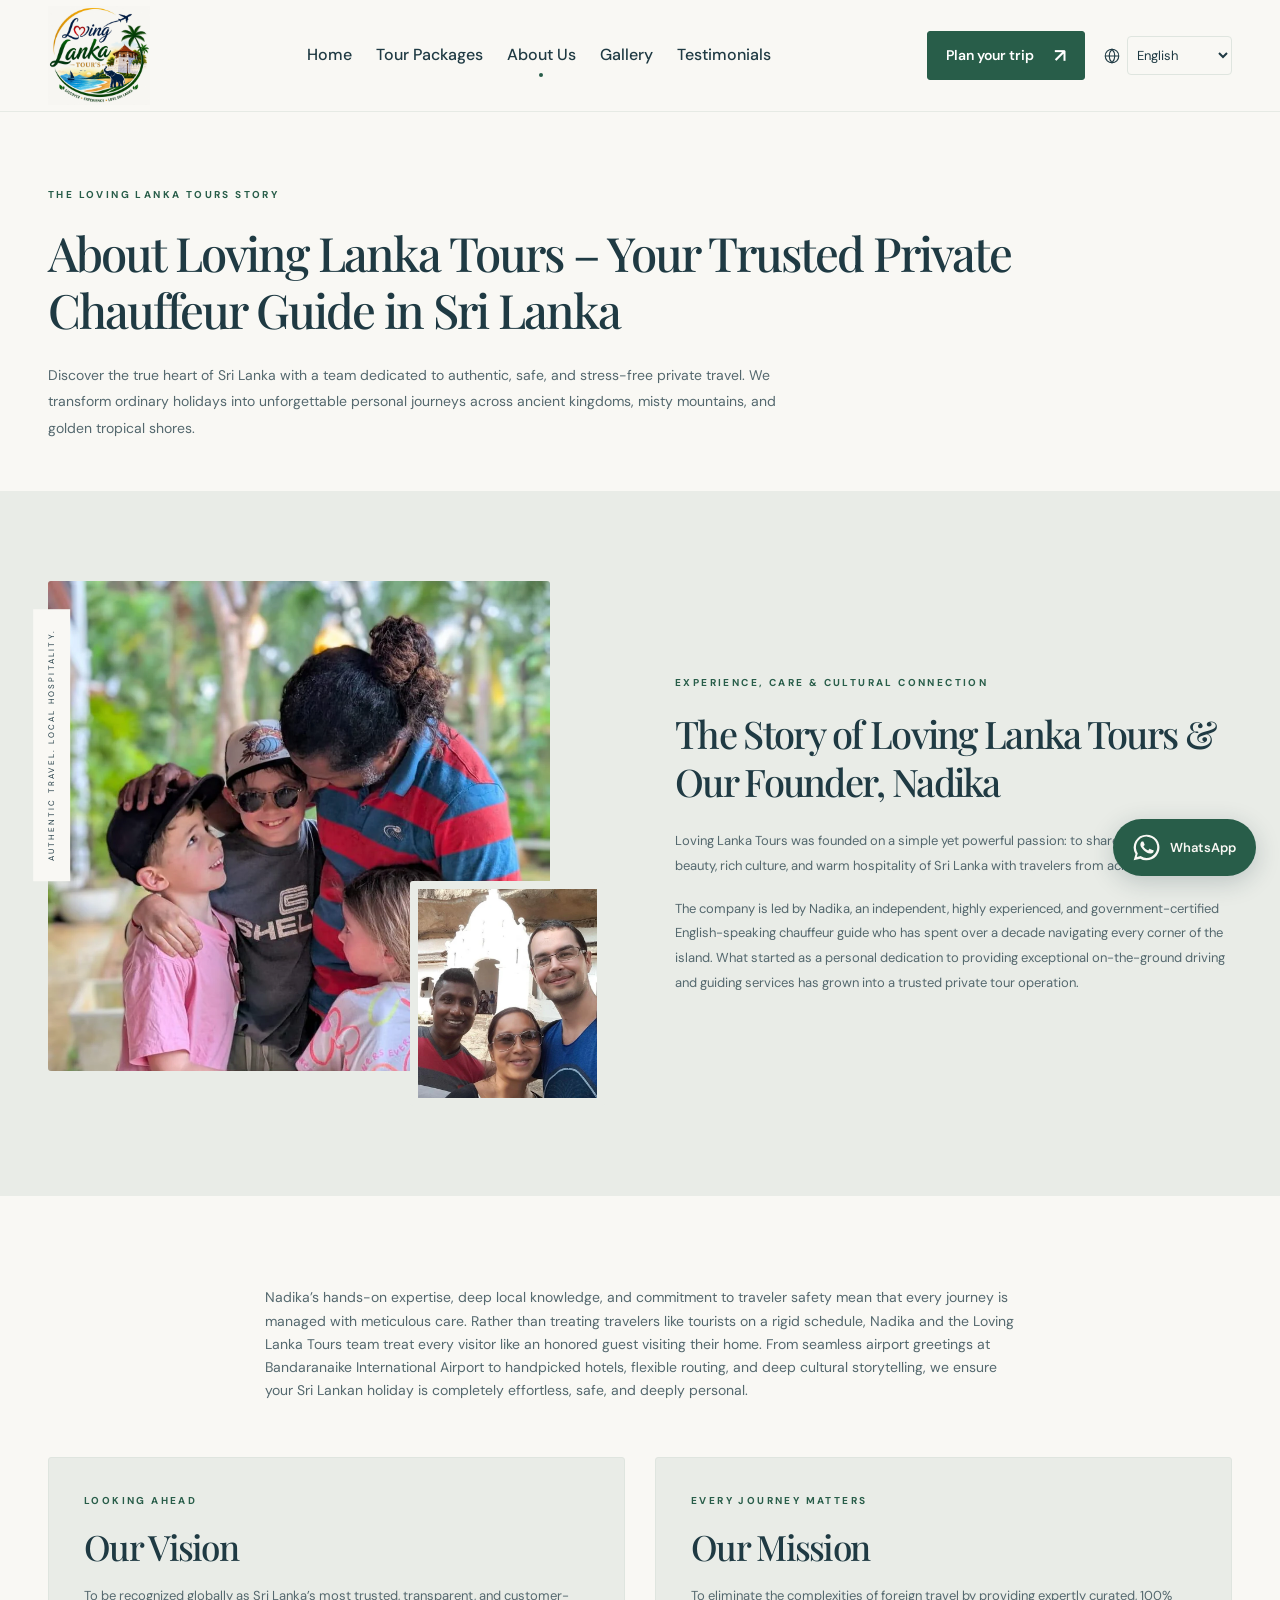
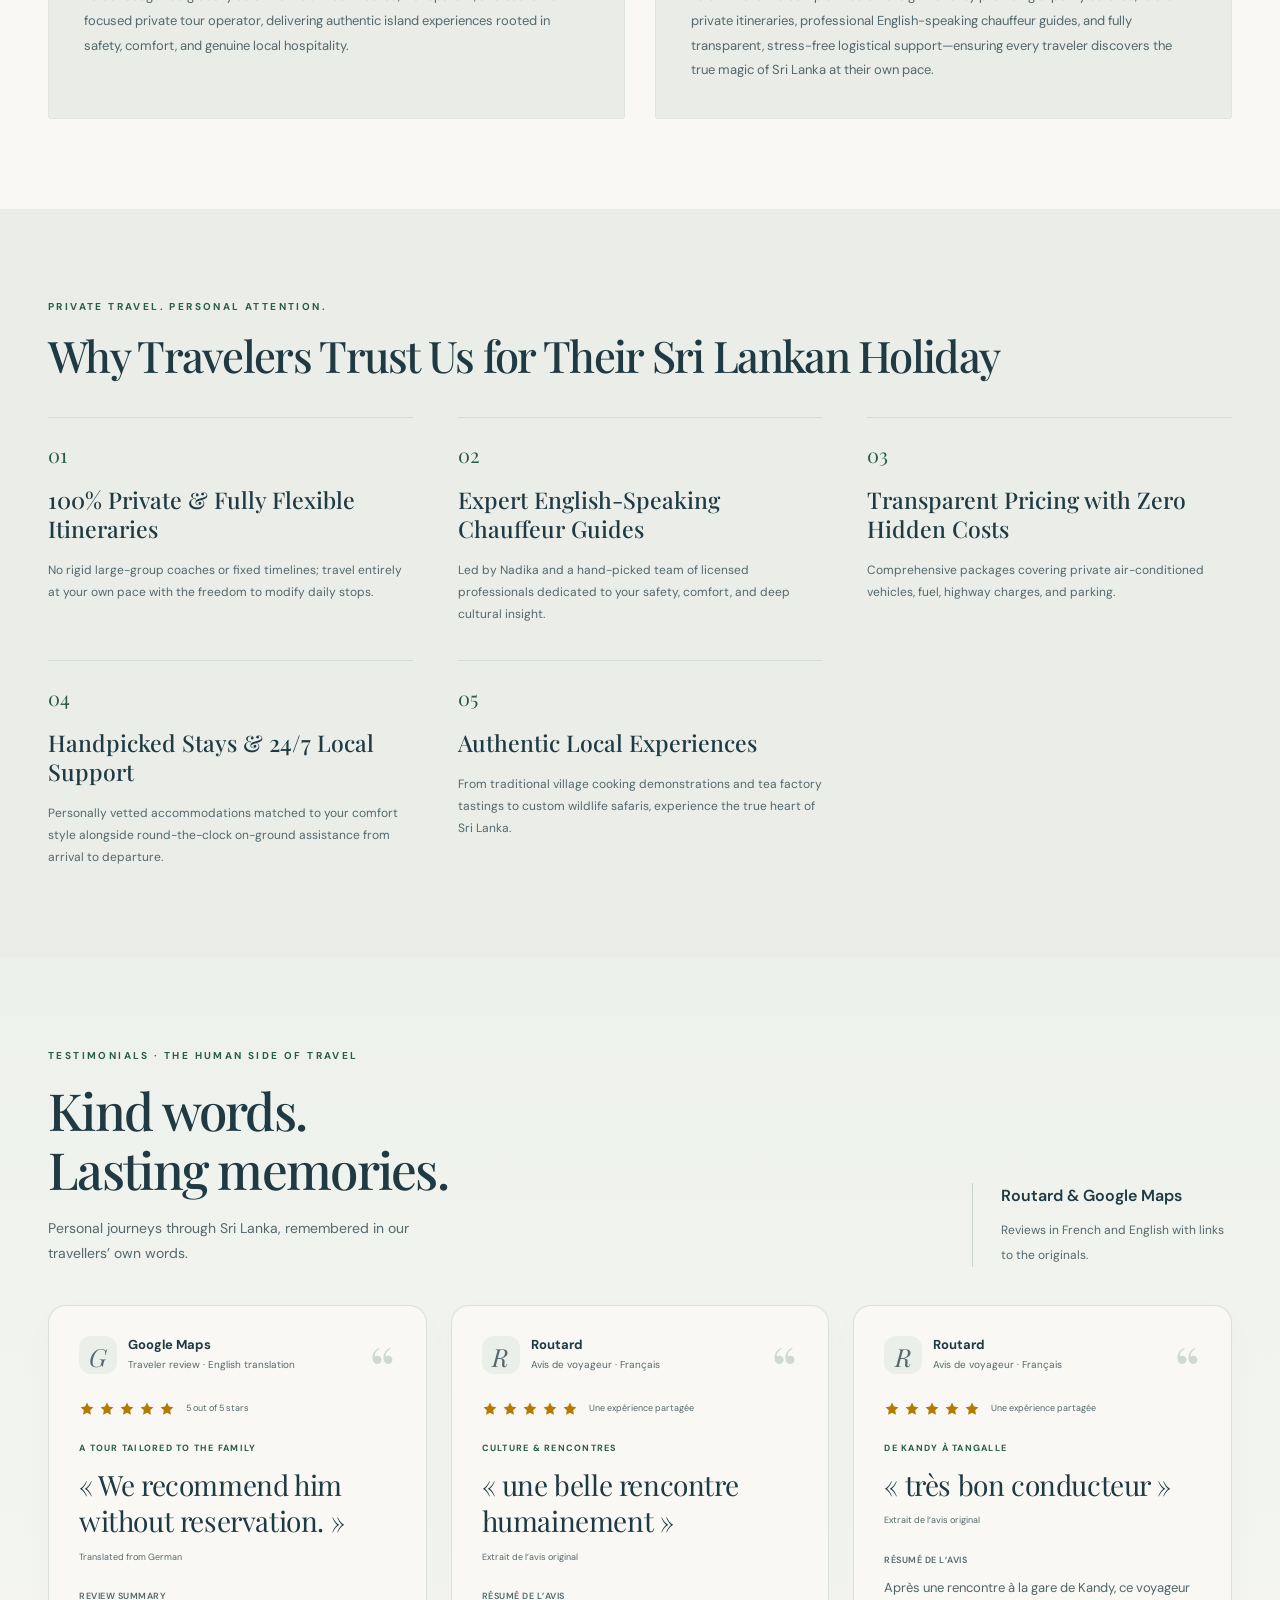
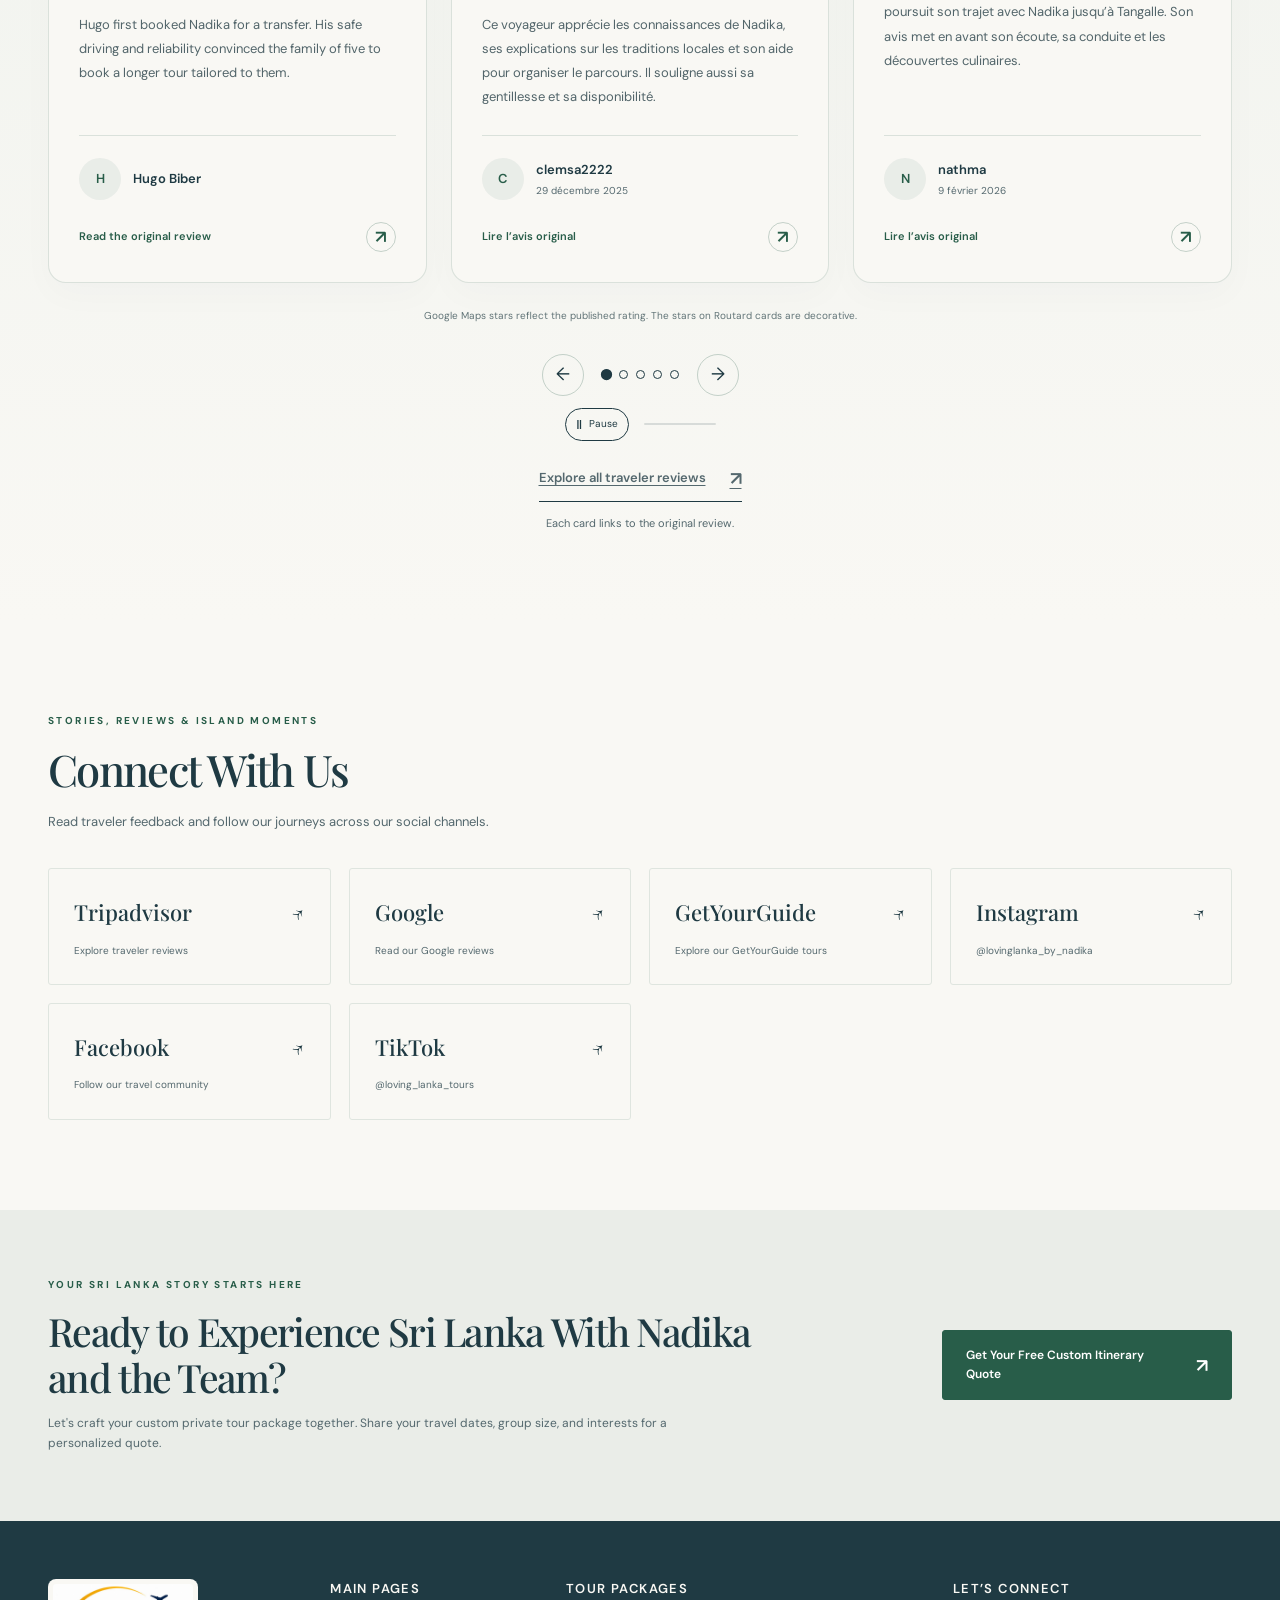
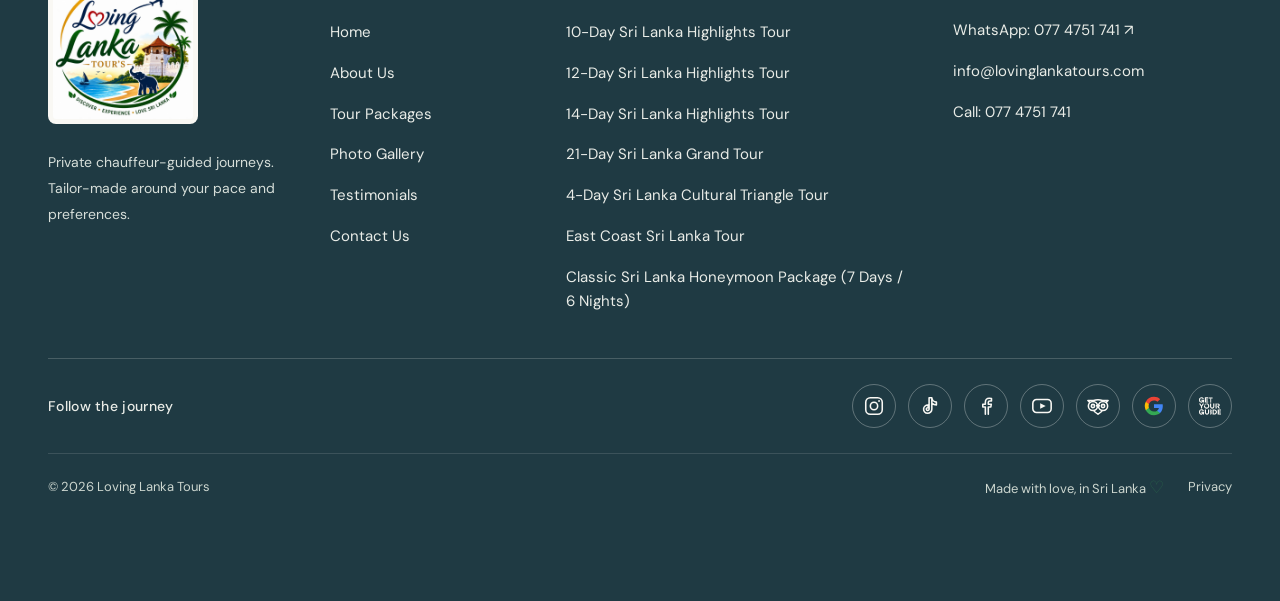
<file: about.html>
<!doctype html>
<html lang="en">
<head>
<meta charset="UTF-8"><meta name="viewport" content="width=device-width,initial-scale=1">
<meta name="theme-color" content="#1f3a43"><meta name="description" content="Discover the Loving Lanka Tours story and founder Nadika. Expert private chauffeur guides, local knowledge and tailor-made Sri Lanka itineraries.">
<title>About Loving Lanka Tours & Nadika | Loving Lanka Tours</title>
<meta property="og:type" content="website"><meta property="og:title" content="About Loving Lanka Tours & Nadika | Loving Lanka Tours"><meta property="og:description" content="Discover the Loving Lanka Tours story and founder Nadika. Expert private chauffeur guides, local knowledge and tailor-made Sri Lanka itineraries."><meta property="og:image" content="assets/sigiriya.jpg">
<link rel="icon" href="assets/loving-lanka-logo.svg" type="image/svg+xml">
<link rel="stylesheet" href="styles.css?v=20261111-yellow-stars">
<script src="content.js?v=20261111-english-review-card" defer></script>
<script src="tour-content.js" defer></script>
<script src="app.js?v=20261127-family-photo-google-gyg" defer></script>
<script src="motion.js?v=20261106-contact-reviews" defer></script>
<script src="language.js?v=20261111-english-review-card" defer></script>
<script src="whatsapp-chat.js?v=20261030-chat" defer></script>
</head>
<body data-page="about">
<a class="skip-link" href="#main">Skip to content</a>
<header class="header">
<a class="brand" href="index.html" aria-label="Loving Lanka Tours home"><img class="brand-logo" src="assets/loving-lanka-logo.svg" alt="Loving Lanka Tours — Discover, Experience, Love Sri Lanka" width="102" height="99"></a>
<nav class="desktop-nav" aria-label="Main navigation"><a href="index.html" data-nav="home">Home</a><a href="tours.html" data-nav="tours">Tour Packages</a><a href="about.html" data-nav="about">About Us</a><a href="gallery.html" data-nav="gallery">Gallery</a><a href="reviews.html" data-nav="reviews">Testimonials</a></nav>
<a class="button button-small header-cta" href="contact.html">Plan your trip <span aria-hidden="true">↗</span></a>
<div class="language-picker notranslate" translate="no"><label class="language-label" for="site-language"><svg viewBox="0 0 24 24" fill="none" aria-hidden="true"><circle cx="12" cy="12" r="9" stroke="currentColor" stroke-width="1.5"/><path d="M3 12h18M12 3c5 5 5 13 0 18-5-5-5-13 0-18Z" stroke="currentColor" stroke-width="1.5"/></svg><span class="sr-only">Website language</span></label><select id="site-language" aria-label="Website language" title="Choose a language to translate this page with Google Translate" data-source-page="about.html"><option value="en" lang="en">English</option><option value="de" lang="de">Deutsch</option><option value="fr" lang="fr">Français</option></select></div>
<button class="menu-toggle" aria-label="Open navigation" aria-expanded="false" aria-controls="mobile-nav"><span></span><span></span></button>
<nav id="mobile-nav" class="mobile-nav" aria-label="Mobile navigation" hidden><a href="index.html">Home</a><a href="tours.html">Tour Packages</a><a href="about.html">About Us</a><a href="gallery.html">Gallery</a><a href="reviews.html">Testimonials</a><a href="contact.html">Plan your trip ↗</a></nav>
</header>
<main id="main"><section class="page-intro wrap"><span class="eyebrow pink">THE LOVING LANKA TOURS STORY</span><h1>About Loving Lanka Tours – Your Trusted Private Chauffeur Guide in Sri Lanka</h1><p>Discover the true heart of Sri Lanka with a team dedicated to authentic, safe, and stress-free private travel. We transform ordinary holidays into unforgettable personal journeys across ancient kingdoms, misty mountains, and golden tropical shores.</p></section><section class="section about-section about-page"><div class="wrap about-grid"><div class="about-photos"><img class="about-main" src="assets/lanka-guest-11.webp" alt="A local guide sharing a family travel moment" loading="lazy"><img class="about-small" src="assets/lanka-guest-18.webp" alt="Travellers and their guide visiting a cave-temple site" loading="lazy"><span class="about-label">AUTHENTIC TRAVEL. LOCAL HOSPITALITY.</span></div><div class="about-text"><span class="eyebrow pink">EXPERIENCE, CARE & CULTURAL CONNECTION</span><h2>The Story of Loving Lanka Tours & Our Founder, Nadika</h2><p>Loving Lanka Tours was founded on a simple yet powerful passion: to share the authentic beauty, rich culture, and warm hospitality of Sri Lanka with travelers from across the globe.</p><p>The company is led by Nadika, an independent, highly experienced, and government-certified English-speaking chauffeur guide who has spent over a decade navigating every corner of the island. What started as a personal dedication to providing exceptional on-the-ground driving and guiding services has grown into a trusted private tour operation.</p></div></div></section><section class="section wrap"><div class="story-content"><p>Nadika’s hands-on expertise, deep local knowledge, and commitment to traveler safety mean that every journey is managed with meticulous care. Rather than treating travelers like tourists on a rigid schedule, Nadika and the Loving Lanka Tours team treat every visitor like an honored guest visiting their home. From seamless airport greetings at Bandaranaike International Airport to handpicked hotels, flexible routing, and deep cultural storytelling, we ensure your Sri Lankan holiday is completely effortless, safe, and deeply personal.</p></div><div class="vision-grid"><article><span class="eyebrow pink">LOOKING AHEAD</span><h2>Our Vision</h2><p>To be recognized globally as Sri Lanka’s most trusted, transparent, and customer-focused private tour operator, delivering authentic island experiences rooted in safety, comfort, and genuine local hospitality.</p></article><article><span class="eyebrow pink">EVERY JOURNEY MATTERS</span><h2>Our Mission</h2><p>To eliminate the complexities of foreign travel by providing expertly curated, 100% private itineraries, professional English-speaking chauffeur guides, and fully transparent, stress-free logistical support—ensuring every traveler discovers the true magic of Sri Lanka at their own pace.</p></article></div></section><section class="section reasons-section"><div class="wrap"><div class="section-head"><div><span class="eyebrow pink">PRIVATE TRAVEL. PERSONAL ATTENTION.</span><h2>Why Travelers Trust Us for Their Sri Lankan Holiday</h2></div></div><div class="reason-grid"><article class="reason-item"><span class="reason-number">01</span><h3>100% Private &amp; Fully Flexible Itineraries</h3><p>No rigid large-group coaches or fixed timelines; travel entirely at your own pace with the freedom to modify daily stops.</p></article><article class="reason-item"><span class="reason-number">02</span><h3>Expert English-Speaking Chauffeur Guides</h3><p>Led by Nadika and a hand-picked team of licensed professionals dedicated to your safety, comfort, and deep cultural insight.</p></article><article class="reason-item"><span class="reason-number">03</span><h3>Transparent Pricing with Zero Hidden Costs</h3><p>Comprehensive packages covering private air-conditioned vehicles, fuel, highway charges, and parking.</p></article><article class="reason-item"><span class="reason-number">04</span><h3>Handpicked Stays &amp; 24/7 Local Support</h3><p>Personally vetted accommodations matched to your comfort style alongside round-the-clock on-ground assistance from arrival to departure.</p></article><article class="reason-item"><span class="reason-number">05</span><h3>Authentic Local Experiences</h3><p>From traditional village cooking demonstrations and tea factory tastings to custom wildlife safaris, experience the true heart of Sri Lanka.</p></article></div></div></section><section class="section testimonials-section" id="testimonials" aria-labelledby="testimonials-heading"><div class="wrap"><div class="reviews-head"><div class="review-heading-copy"><span class="eyebrow pink">TESTIMONIALS · THE HUMAN SIDE OF TRAVEL</span><h2 id="testimonials-heading">Kind words.<br>Lasting memories.</h2><p>Personal journeys through Sri Lanka, remembered in our travellers’ own words.</p></div><div class="reviews-heading-note"><b>Routard &amp; Google Maps</b><span>Reviews in French and English with links to the originals.</span></div></div><div class="review-grid supplied-reviews" data-review-slider="3"><article class="review-card supplied-review sourced-review notranslate rated-review" lang="en" translate="no"><div class="review-card-top"><span class="review-platform-label"><span class="review-source-mark" aria-hidden="true">G</span><span><b>Google Maps</b><small>Traveler review · English translation</small></span></span><span class="review-quote-mark" aria-hidden="true">“</span></div><div class="review-star-row"><span class="review-stars" aria-hidden="true"><svg viewBox="0 0 24 24" fill="currentColor"><path d="m12 2.4 2.96 6 6.62.96-4.79 4.67 1.13 6.59L12 17.5l-5.92 3.12 1.13-6.59L2.42 9.36l6.62-.96Z"/></svg><svg viewBox="0 0 24 24" fill="currentColor"><path d="m12 2.4 2.96 6 6.62.96-4.79 4.67 1.13 6.59L12 17.5l-5.92 3.12 1.13-6.59L2.42 9.36l6.62-.96Z"/></svg><svg viewBox="0 0 24 24" fill="currentColor"><path d="m12 2.4 2.96 6 6.62.96-4.79 4.67 1.13 6.59L12 17.5l-5.92 3.12 1.13-6.59L2.42 9.36l6.62-.96Z"/></svg><svg viewBox="0 0 24 24" fill="currentColor"><path d="m12 2.4 2.96 6 6.62.96-4.79 4.67 1.13 6.59L12 17.5l-5.92 3.12 1.13-6.59L2.42 9.36l6.62-.96Z"/></svg><svg viewBox="0 0 24 24" fill="currentColor"><path d="m12 2.4 2.96 6 6.62.96-4.79 4.67 1.13 6.59L12 17.5l-5.92 3.12 1.13-6.59L2.42 9.36l6.62-.96Z"/></svg></span><span>5 out of 5 stars</span></div><span class="eyebrow review-theme">A tour tailored to the family</span><blockquote cite="https://share.google/X7iT61F7IpJR98NSJ">« We recommend him without reservation. »</blockquote><p class="review-excerpt-label">Translated from German</p><p class="review-summary"><span>Review summary</span>Hugo first booked Nadika for a transfer. His safe driving and reliability convinced the family of five to book a longer tour tailored to them.</p><div class="review-card-bottom"><div class="review-person"><span class="review-initial" aria-hidden="true">H</span><div><b>Hugo Biber</b></div></div><a class="review-original" href="https://share.google/X7iT61F7IpJR98NSJ" target="_blank" rel="noopener noreferrer" aria-label="Read the original review by Hugo Biber on Google Maps (new tab)"><span>Read the original review</span><span class="review-link-arrow" aria-hidden="true">↗</span></a></div></article><article class="review-card supplied-review sourced-review notranslate" lang="fr" translate="no"><div class="review-card-top"><span class="review-platform-label"><span class="review-source-mark" aria-hidden="true">R</span><span><b>Routard</b><small>Avis de voyageur · Français</small></span></span><span class="review-quote-mark" aria-hidden="true">“</span></div><div class="review-star-row"><span class="review-stars" aria-hidden="true"><svg viewBox="0 0 24 24" fill="currentColor"><path d="m12 2.4 2.96 6 6.62.96-4.79 4.67 1.13 6.59L12 17.5l-5.92 3.12 1.13-6.59L2.42 9.36l6.62-.96Z"/></svg><svg viewBox="0 0 24 24" fill="currentColor"><path d="m12 2.4 2.96 6 6.62.96-4.79 4.67 1.13 6.59L12 17.5l-5.92 3.12 1.13-6.59L2.42 9.36l6.62-.96Z"/></svg><svg viewBox="0 0 24 24" fill="currentColor"><path d="m12 2.4 2.96 6 6.62.96-4.79 4.67 1.13 6.59L12 17.5l-5.92 3.12 1.13-6.59L2.42 9.36l6.62-.96Z"/></svg><svg viewBox="0 0 24 24" fill="currentColor"><path d="m12 2.4 2.96 6 6.62.96-4.79 4.67 1.13 6.59L12 17.5l-5.92 3.12 1.13-6.59L2.42 9.36l6.62-.96Z"/></svg><svg viewBox="0 0 24 24" fill="currentColor"><path d="m12 2.4 2.96 6 6.62.96-4.79 4.67 1.13 6.59L12 17.5l-5.92 3.12 1.13-6.59L2.42 9.36l6.62-.96Z"/></svg></span><span>Une expérience partagée</span></div><span class="eyebrow review-theme">De Kandy à Tangalle</span><blockquote cite="https://www.routard.com/forums/t/recommandation-chauffeur-nadika-au-sri-lanka/182083/12">« très bon conducteur »</blockquote><p class="review-excerpt-label">Extrait de l’avis original</p><p class="review-summary"><span>Résumé de l’avis</span>Après une rencontre à la gare de Kandy, ce voyageur poursuit son trajet avec Nadika jusqu’à Tangalle. Son avis met en avant son écoute, sa conduite et les découvertes culinaires.</p><div class="review-card-bottom"><div class="review-person"><span class="review-initial" aria-hidden="true">N</span><div><b>nathma</b><small><time datetime="2026-02-09">9 février 2026</time></small></div></div><a class="review-original" href="https://www.routard.com/forums/t/recommandation-chauffeur-nadika-au-sri-lanka/182083/12" target="_blank" rel="noopener noreferrer" aria-label="Lire l’avis original de nathma sur Routard (nouvel onglet)"><span>Lire l’avis original</span><span class="review-link-arrow" aria-hidden="true">↗</span></a></div></article><article class="review-card supplied-review sourced-review notranslate" lang="fr" translate="no"><div class="review-card-top"><span class="review-platform-label"><span class="review-source-mark" aria-hidden="true">R</span><span><b>Routard</b><small>Avis de voyageur · Français</small></span></span><span class="review-quote-mark" aria-hidden="true">“</span></div><div class="review-star-row"><span class="review-stars" aria-hidden="true"><svg viewBox="0 0 24 24" fill="currentColor"><path d="m12 2.4 2.96 6 6.62.96-4.79 4.67 1.13 6.59L12 17.5l-5.92 3.12 1.13-6.59L2.42 9.36l6.62-.96Z"/></svg><svg viewBox="0 0 24 24" fill="currentColor"><path d="m12 2.4 2.96 6 6.62.96-4.79 4.67 1.13 6.59L12 17.5l-5.92 3.12 1.13-6.59L2.42 9.36l6.62-.96Z"/></svg><svg viewBox="0 0 24 24" fill="currentColor"><path d="m12 2.4 2.96 6 6.62.96-4.79 4.67 1.13 6.59L12 17.5l-5.92 3.12 1.13-6.59L2.42 9.36l6.62-.96Z"/></svg><svg viewBox="0 0 24 24" fill="currentColor"><path d="m12 2.4 2.96 6 6.62.96-4.79 4.67 1.13 6.59L12 17.5l-5.92 3.12 1.13-6.59L2.42 9.36l6.62-.96Z"/></svg><svg viewBox="0 0 24 24" fill="currentColor"><path d="m12 2.4 2.96 6 6.62.96-4.79 4.67 1.13 6.59L12 17.5l-5.92 3.12 1.13-6.59L2.42 9.36l6.62-.96Z"/></svg></span><span>Une expérience partagée</span></div><span class="eyebrow review-theme">Dix jours de découverte</span><blockquote cite="https://www.routard.com/forums/t/recommandation-chauffeur-nadika-au-sri-lanka/182083/9">« très prudent »</blockquote><p class="review-excerpt-label">Extrait de l’avis original</p><p class="review-summary"><span>Résumé de l’avis</span>Pour un premier séjour avec chauffeur, ces voyageurs retiennent la conduite rassurante de Nadika, son humour et ses suggestions de visites. Ils évoquent notamment une baignade près de Sigiriya.</p><div class="review-card-bottom"><div class="review-person"><span class="review-initial" aria-hidden="true">A</span><div><b>Anonyme</b><small><time datetime="2017-09-17">17 septembre 2017</time></small></div></div><a class="review-original" href="https://www.routard.com/forums/t/recommandation-chauffeur-nadika-au-sri-lanka/182083/9" target="_blank" rel="noopener noreferrer" aria-label="Lire l’avis original de Anonyme sur Routard (nouvel onglet)"><span>Lire l’avis original</span><span class="review-link-arrow" aria-hidden="true">↗</span></a></div></article></div><p class="review-star-note">Google Maps stars reflect the published rating. The stars on Routard cards are decorative.</p><div class="review-controls" aria-label="Traveler testimonials"><button class="review-arrow" data-review-direction="-1" aria-label="Previous testimonial">←</button><button data-review-index="0" aria-label="Read Hugo Biber testimonial" aria-pressed="true"></button><button data-review-index="1" aria-label="Read nathma testimonial" aria-pressed="false"></button><button data-review-index="2" aria-label="Read Anonyme testimonial" aria-pressed="false"></button><button data-review-index="3" aria-label="Read Anonyme testimonial" aria-pressed="false"></button><button data-review-index="4" aria-label="Read clemsa2222 testimonial" aria-pressed="false"></button><button class="review-arrow" data-review-direction="1" aria-label="Next testimonial">→</button></div><div class="review-playback"><button class="slider-playback" data-slider-pause="reviews" aria-label="Pause testimonial slideshow" aria-pressed="false"><span aria-hidden="true">Ⅱ</span><span class="playback-label">Pause</span></button><span class="slider-progress" aria-hidden="true"><span class="slider-progress-fill"></span></span></div><p class="review-source"><a class="text-link" href="reviews.html">Explore all traveler reviews <span aria-hidden="true">↗</span></a><br><span>Each card links to the original review.</span></p></div></section><section class="section social-section"><div class="wrap"><div class="section-head"><div><span class="eyebrow pink">STORIES, REVIEWS & ISLAND MOMENTS</span><h2>Connect With Us</h2><p>Read traveler feedback and follow our journeys across our social channels.</p></div></div><div class="social-grid"><a href="https://www.tripadvisor.co.uk/attraction_review-g304138-d16664850-reviews-loving_lanka_tours-kandy_kandy_district_central_province.html" target="_blank" rel="noopener"><b>Tripadvisor <span aria-hidden="true">↗</span></b><small>Explore traveler reviews</small></a><a href="https://www.instagram.com/lovinglanka_by_nadika/" target="_blank" rel="noopener"><b>Instagram <span aria-hidden="true">↗</span></b><small>@lovinglanka_by_nadika</small></a><a href="https://www.facebook.com/lovinglankabynadika/" target="_blank" rel="noopener"><b>Facebook <span aria-hidden="true">↗</span></b><small>Follow our travel community</small></a><a href="https://www.tiktok.com/@loving_lanka_tours" target="_blank" rel="noopener"><b>TikTok <span aria-hidden="true">↗</span></b><small>@loving_lanka_tours</small></a></div></div></section><section class="cta-section"><div class="wrap cta-inner"><div><span class="eyebrow pink">YOUR SRI LANKA STORY STARTS HERE</span><h2>Ready to Experience Sri Lanka With Nadika and the Team?</h2><p>Let&#39;s craft your custom private tour package together. Share your travel dates, group size, and interests for a personalized quote..</p></div><div class="cta-actions"><a href="contact.html" class="button">Get Your Free Custom Itinerary Quote <span aria-hidden="true">↗</span></a></div></div></section></main>
<footer class="footer"><div class="footer-top wrap"><div><a class="brand footer-brand" href="index.html"><img class="brand-logo" src="assets/loving-lanka-logo.svg" alt="Loving Lanka Tours — Discover, Experience, Love Sri Lanka" width="102" height="99"></a><p>Private chauffeur-guided journeys.<br>Tailor-made around your pace and preferences.</p></div><div class="footer-pages"><h2 class="footer-heading">Main Pages</h2><nav aria-label="Footer main pages"><a href="index.html">Home</a><a href="about.html">About Us</a><a href="tours.html">Tour Packages</a><a href="gallery.html">Photo Gallery</a><a href="reviews.html">Testimonials</a><a href="contact.html">Contact Us</a></nav></div><div class="footer-tours"><h2 class="footer-heading">Tour Packages</h2><nav aria-label="Footer tour packages"><a href="tour-highlights-10.html">10-Day Sri Lanka Highlights Tour</a><a href="tour-highlights-12.html">12-Day Sri Lanka Highlights Tour</a><a href="tour-highlights-14.html">14-Day Sri Lanka Highlights Tour</a><a href="tour-grand-21.html">21-Day Sri Lanka Grand Tour</a><a href="tour-culture-4.html">4-Day Sri Lanka Cultural Triangle Tour</a><a href="tour-east-coast.html">East Coast Sri Lanka Tour</a><a href="tour-honeymoon-7.html">Classic Sri Lanka Honeymoon Package (7 Days / 6 Nights)</a></nav></div><div><span class="eyebrow">LET’S CONNECT</span><a href="https://wa.me/94774751741" target="_blank" rel="noopener">WhatsApp: 077 4751 741 ↗</a><a href="mailto:info@lovinglankatours.com">info@lovinglankatours.com</a><a href="tel:+94774751741">Call: 077 4751 741</a></div></div><div class="footer-social wrap"><span class="footer-social-label">Follow the journey</span><nav class="footer-social-icons" aria-label="Follow Loving Lanka Tours"><a href="https://www.instagram.com/lovinglanka_by_nadika/" target="_blank" rel="noopener noreferrer" aria-label="Loving Lanka Tours on Instagram (opens in a new tab)" title="Instagram"><svg viewBox="0 0 24 24" fill="none" stroke="currentColor" stroke-width="1.7" stroke-linecap="round" stroke-linejoin="round" aria-hidden="true"><rect x="3" y="3" width="18" height="18" rx="5"/><circle cx="12" cy="12" r="4"/><circle cx="17.5" cy="6.5" r="1" fill="currentColor" stroke="none"/></svg></a><a href="https://www.tiktok.com/@loving_lanka_tours" target="_blank" rel="noopener noreferrer" aria-label="Loving Lanka Tours on TikTok (opens in a new tab)" title="TikTok"><svg viewBox="0 0 24 24" fill="none" stroke="currentColor" stroke-width="1.7" stroke-linecap="round" stroke-linejoin="round" aria-hidden="true"><path d="M14 3v12.5a4.5 4.5 0 1 1-4-4.5v3a1.5 1.5 0 1 0 1 1.5V3h3c.4 2.7 2.1 4.5 5 4.8v3c-2-.1-3.6-.8-5-2"/></svg></a><a href="https://www.facebook.com/lovinglankabynadika/" target="_blank" rel="noopener noreferrer" aria-label="Loving Lanka Tours on Facebook (opens in a new tab)" title="Facebook"><svg viewBox="0 0 24 24" fill="none" stroke="currentColor" stroke-width="1.7" stroke-linecap="round" stroke-linejoin="round" aria-hidden="true"><path d="M14.5 21v-8h2.8l.5-3h-3.3V8c0-.9.3-1.5 1.6-1.5H18V3.8c-.7-.1-1.6-.2-2.5-.2-2.5 0-4.2 1.5-4.2 4.3V10H8.5v3h2.8v8"/></svg></a><a href="https://www.youtube.com/channel/UCVi81lHfutHq9T9eoYvtcVw" target="_blank" rel="noopener noreferrer" aria-label="Loving Lanka Tours on YouTube (opens in a new tab)" title="YouTube"><svg viewBox="0 0 24 24" fill="none" stroke="currentColor" stroke-width="1.7" stroke-linecap="round" stroke-linejoin="round" aria-hidden="true"><rect x="2" y="5" width="20" height="14" rx="4"/><path d="m10 9 6 3-6 3Z" fill="currentColor" stroke="none"/></svg></a><a href="https://www.tripadvisor.co.uk/attraction_review-g304138-d16664850-reviews-loving_lanka_tours-kandy_kandy_district_central_province.html" target="_blank" rel="noopener noreferrer" aria-label="Loving Lanka Tours on Tripadvisor (opens in a new tab)" title="Tripadvisor"><svg viewBox="0 0 24 24" fill="none" stroke="currentColor" stroke-width="1.7" stroke-linecap="round" stroke-linejoin="round" aria-hidden="true"><path d="m3 8-2-2h6a16 16 0 0 1 10 0h6l-2 2M10.5 11.5l1.5 2 1.5-2M8 18l4 3 4-3"/><circle cx="6.5" cy="12" r="5"/><circle cx="17.5" cy="12" r="5"/><circle cx="6.5" cy="12" r="1.8"/><circle cx="17.5" cy="12" r="1.8"/></svg></a><a href="https://share.google/X7iT61F7IpJR98NSJ" target="_blank" rel="noopener noreferrer" aria-label="Loving Lanka Tours on Google (opens in a new tab)" title="Google"><svg viewBox="0 0 24 24" aria-hidden="true"><path fill="#4285F4" d="M21.6 12.23c0-.72-.06-1.42-.18-2.1H12v3.97h5.38a4.6 4.6 0 0 1-2 3.02v2.47h3.23c1.9-1.75 2.99-4.34 2.99-7.36Z"/><path fill="#34A853" d="M12 22c2.7 0 4.96-.9 6.61-2.41l-3.23-2.47c-.9.6-2.04.96-3.38.96-2.6 0-4.8-1.76-5.59-4.12H3.07v2.55A9.99 9.99 0 0 0 12 22Z"/><path fill="#FBBC05" d="M6.41 13.96a6 6 0 0 1 0-3.92V7.49H3.07a10 10 0 0 0 0 9.02l3.34-2.55Z"/><path fill="#EA4335" d="M12 5.92c1.47 0 2.79.5 3.82 1.5l2.87-2.88C16.95 2.9 14.7 2 12 2a9.99 9.99 0 0 0-8.93 5.49l3.34 2.55C7.2 7.68 9.4 5.92 12 5.92Z"/></svg></a><a href="https://www.getyourguide.com/loving-lanka-tours-s771110/" target="_blank" rel="noopener noreferrer" aria-label="Loving Lanka Tours on GetYourGuide (opens in a new tab)" title="GetYourGuide"><svg viewBox="0 -26.5 256 256" fill="currentColor" aria-hidden="true"><g><path d="M58.7693166,91.1888424 C58.7693166,87.1185495 61.9112971,84.1193863 65.8387727,84.1193863 C69.7662483,84.1193863 72.9082287,87.1899582 72.9082287,91.1888424 C72.9082287,95.2591353 69.7662483,98.2582985 65.8387727,98.2582985 C61.9112971,98.2582985 58.7693166,95.1877266 58.7693166,91.1888424 Z M71.3372385,78.4781032 C71.3372385,82.5483961 74.479219,85.5475593 78.4066946,85.5475593 C82.3341702,85.5475593 85.4761506,82.4769874 85.4761506,78.4781032 C85.4761506,74.4078103 82.3341702,71.4086471 78.4066946,71.4086471 C74.479219,71.4086471 71.3372385,74.4078103 71.3372385,78.4781032 Z M88.5467225,69.8376569 L88.5467225,82.5483961 C98.4725244,82.5483961 106.256067,90.6175732 106.256067,101.186053 C106.256067,111.754533 98.4011158,119.82371 88.5467225,119.82371 C78.6209205,119.82371 70.837378,111.754533 70.837378,101.186053 L56.9841004,101.186053 C56.9841004,118.75258 70.9801953,132.534449 88.5467225,132.534449 C106.11325,132.534449 120.109344,118.75258 120.109344,101.186053 C120.109344,83.6195258 106.11325,69.8376569 88.5467225,69.8376569 Z M231.006974,189.018689 L231.006974,176.950628 L253.35788,176.950628 L253.35788,164.882566 L231.006974,164.882566 L231.006974,153.028731 L255.642957,153.028731 L255.642957,140.889261 L217.439331,140.889261 L217.439331,201.08675 L256,201.08675 L256,188.94728 L231.006974,188.94728 L231.006974,189.018689 Z M209.370153,171.02371 C209.370153,188.304603 196.159554,201.08675 177.521897,201.08675 L157.670293,201.08675 L157.670293,140.817852 L177.521897,140.817852 C196.159554,140.817852 209.370153,153.742817 209.370153,171.02371 Z M195.516876,171.02371 C195.516876,160.740865 188.661646,152.957322 178.593026,152.957322 L171.166527,152.957322 L171.166527,189.018689 L178.593026,189.018689 C188.661646,189.018689 195.516876,181.306555 195.516876,171.02371 Z M104.899303,177.950349 C104.899303,184.876987 99.972106,190.01841 93.1882845,190.01841 C86.404463,190.01841 81.4772664,184.876987 81.4772664,177.950349 L81.4772664,140.960669 L68.0524407,140.960669 L68.0524407,177.736123 C68.0524407,191.946444 78.6923291,202.372106 93.1882845,202.372106 C107.68424,202.372106 118.324128,191.875035 118.324128,177.736123 L118.324128,140.960669 L104.899303,140.960669 L104.899303,177.950349 L104.899303,177.950349 Z M26.7782427,179.164296 L40.1316597,179.164296 C38.9177127,185.376848 33.4192469,190.161227 26.8496513,190.161227 C19.4945607,190.161227 13.567643,184.23431 13.567643,175.593863 L13.567643,166.667782 C13.567643,158.170153 19.9230126,151.886192 28.8490934,151.886192 C35.7757322,151.886192 41.9882845,155.670851 43.9877266,161.169317 L56.4842399,156.813389 C53.0566248,146.244909 41.7740586,139.675314 28.8490934,139.675314 C12.4965132,139.675314 0.357043236,150.672245 0.357043236,166.667782 L0.357043236,175.593863 C0.428451883,190.946722 11.7824268,202.372106 25.7785216,202.372106 C34.4903766,202.372106 42.2025105,197.94477 46.7012552,191.08954 L46.7012552,201.158159 L58.5550907,201.158159 L58.5550907,167.667503 L26.7782427,167.667503 L26.7782427,179.164296 Z M178.664435,107.827057 L178.664435,71.0516039 L165.239609,71.0516039 L165.239609,108.041283 C165.239609,114.967922 160.312413,120.109344 153.528591,120.109344 C146.74477,120.109344 141.817573,114.967922 141.817573,108.041283 L141.817573,71.0516039 L128.392748,71.0516039 L128.392748,107.827057 C128.392748,122.037378 139.032636,132.46304 153.528591,132.46304 C168.024547,132.46304 178.664435,122.037378 178.664435,107.827057 Z M22.7079498,131.249093 L36.2041841,131.249093 L36.2041841,108.398326 L58.8407252,71.0516039 L43.5592748,71.0516039 L29.2775453,95.6875872 L15.2100418,71.0516039 L0,71.0516039 L22.6365411,108.541144 L22.6365411,131.249093 L22.7079498,131.249093 Z M158.312971,1.14253835 L112.611437,1.14253835 L112.611437,13.2820084 L158.312971,13.2820084 L158.312971,1.14253835 Z M106.827336,49.2005579 L81.762901,49.2005579 L81.762901,37.1324965 L104.113808,37.1324965 L104.113808,25.0644351 L81.762901,25.0644351 L81.762901,13.2105997 L106.398884,13.2105997 L106.398884,1.07112971 L68.195258,1.07112971 L68.195258,61.2686192 L106.755927,61.2686192 L106.755927,49.2005579 L106.827336,49.2005579 Z M25.7785216,62.6253835 C34.4903766,62.6253835 42.2025105,58.1980474 46.7012552,51.3428173 L46.7012552,61.4114365 L58.5550907,61.4114365 L58.5550907,27.920781 L26.7782427,27.920781 L26.7782427,39.4889819 L40.1316597,39.4889819 C38.9177127,45.7015342 33.4192469,50.4859135 26.8496513,50.4859135 C19.4945607,50.4859135 13.567643,44.5589958 13.567643,35.9185495 L13.567643,26.9924686 C13.567643,18.4948396 19.9230126,12.2108787 28.8490934,12.2108787 C35.7757322,12.2108787 41.9882845,15.995537 43.9877266,21.4940028 L56.4842399,17.1380753 C53.0566248,6.56959554 41.7740586,0 28.8490934,0 C12.4965132,0 0.357043236,10.9969317 0.357043236,26.9924686 L0.357043236,35.9185495 C0.428451883,51.2 11.7824268,62.6253835 25.7785216,62.6253835 Z M209.441562,116.039052 L202.443515,108.683961 L209.370153,101.186053 L202.372106,93.8309623 L209.298745,86.3330544 L202.300697,78.9779637 L210.012831,71.0516039 L196.016736,71.0516039 L188.44742,79.0493724 L195.445467,86.404463 L188.518828,93.902371 L195.516876,101.257462 L188.590237,108.75537 L195.588285,116.11046 L188.661646,123.608368 L196.088145,131.320502 L210.155649,131.320502 L202.586332,123.53696 L209.441562,116.039052 Z M143.817015,169.238494 C145.816457,167.453278 149.172664,164.454114 149.172664,158.88424 C149.172664,153.385774 145.816457,150.315202 143.817015,148.529986 C143.745607,148.458577 143.674198,148.387169 143.602789,148.31576 C142.603068,147.24463 142.460251,145.745049 142.388842,145.030962 L142.388842,140.817852 L128.821199,140.817852 L128.821199,146.459135 L128.821199,146.459135 C128.821199,146.530544 128.821199,146.601953 128.821199,146.673361 C128.821199,152.171827 132.177406,155.242399 134.176848,157.027615 C135.605021,158.312971 135.605021,158.384379 135.605021,158.88424 C135.605021,159.3841 135.605021,159.455509 134.176848,160.740865 C132.248815,162.454672 129.106834,165.311018 128.892608,170.452441 L128.892608,170.452441 C128.892608,170.523849 128.892608,170.666667 128.892608,170.738075 C128.892608,170.809484 128.892608,170.809484 128.892608,170.880893 C128.892608,170.952301 128.892608,170.952301 128.892608,171.02371 C128.892608,171.095119 128.892608,171.237936 128.892608,171.309344 L128.892608,171.309344 C129.106834,176.450767 132.320223,179.307113 134.176848,181.020921 C135.605021,182.306276 135.605021,182.377685 135.605021,182.877545 C135.605021,183.377406 135.605021,183.448815 134.176848,184.73417 C132.177406,186.519386 128.821199,189.51855 128.821199,195.088424 C128.821199,195.159833 128.821199,195.231241 128.821199,195.30265 L128.821199,195.30265 L128.821199,200.943933 L142.388842,200.943933 L142.388842,196.730823 C142.388842,196.016736 142.603068,194.517155 143.602789,193.446025 C143.674198,193.374616 143.745607,193.303208 143.817015,193.231799 C145.816457,191.446583 149.172664,188.44742 149.172664,182.877545 C149.172664,177.379079 145.816457,174.308508 143.817015,172.523291 C142.53166,171.380753 142.388842,171.166527 142.388842,170.809484 C142.460251,170.595258 142.603068,170.381032 143.817015,169.238494 Z M128.678382,61.3400279 L142.174616,61.3400279 L142.174616,50.1288703 L128.678382,50.1288703 L128.678382,61.3400279 Z M142.246025,34.1333333 L128.749791,34.1333333 L128.749791,45.3444909 L142.246025,45.3444909 L142.246025,34.1333333 Z M142.246025,18.0663877 L128.749791,18.0663877 L128.749791,29.2775453 L142.246025,29.2775453 L142.246025,18.0663877 Z M244.574616,131.249093 L228.150628,108.255509 C236.148396,105.756206 241.718271,98.758159 241.718271,90.1891213 C241.718271,79.335007 232.720781,71.0516039 221.366806,71.0516039 L213.440446,71.0516039 L213.440446,83.2624826 L220.866946,83.2624826 C224.794421,83.2624826 227.864993,86.404463 227.864993,90.5461646 C227.864993,94.6878661 224.794421,97.8298466 220.866946,97.8298466 L213.440446,97.8298466 L213.440446,109.398047 L228.150628,131.320502 L244.574616,131.320502 L244.574616,131.249093 Z"/></g></svg></a></nav></div><div class="footer-bottom wrap"><span>© 2026 Loving Lanka Tours</span><span>Made with love, in Sri Lanka <span class="pink">♡</span></span><a href="privacy.html">Privacy</a></div></footer>
<dialog id="journey-dialog" class="journey-dialog" aria-label="Journey details"><button class="dialog-close" aria-label="Close journey details">×</button><div id="journey-detail"></div></dialog>
<dialog id="lightbox" class="lightbox" aria-label="Travel photo viewer"><button class="dialog-close" aria-label="Close photo">×</button><button class="lightbox-prev" aria-label="Previous photo">←</button><figure><img id="lightbox-image" alt=""><figcaption id="lightbox-caption"></figcaption></figure><button class="lightbox-next" aria-label="Next photo">→</button></dialog>
<section class="whatsapp-panel" id="whatsapp-panel" role="dialog" aria-labelledby="whatsapp-panel-title" aria-describedby="whatsapp-panel-note" hidden><div class="whatsapp-panel-header"><div><span class="eyebrow">LOVING LANKA TOURS</span><h2 id="whatsapp-panel-title">Chat with Nadika</h2></div><button class="whatsapp-panel-close" type="button" aria-label="Close WhatsApp message window">×</button></div><div class="whatsapp-panel-body"><p class="whatsapp-greeting">Hello! Tell Nadika about your Sri Lanka trip or ask a question.</p><form id="whatsapp-message-form"><label for="whatsapp-message">Your message</label><textarea id="whatsapp-message" name="message" rows="4" maxlength="2000" placeholder="Hi Nadika, I’d like to plan a tour…" required></textarea><p id="whatsapp-panel-note">Click Send to open WhatsApp with your message ready. You can send it to Nadika there.</p><button class="button whatsapp-send" type="submit" disabled>Send <span aria-hidden="true">↗</span></button></form></div></section>
<button class="whatsapp-float" type="button" aria-label="Chat with Nadika on WhatsApp" aria-expanded="false" aria-controls="whatsapp-panel" aria-haspopup="dialog"><svg viewBox="0 0 32 32" fill="currentColor" aria-hidden="true"><path d="M16 .8A15.1 15.1 0 0 0 3 23.6L.8 31.2l7.8-2A15.2 15.2 0 1 0 16 .8Zm0 27.5a12.5 12.5 0 0 1-6.4-1.8l-.5-.3-4.6 1.2 1.2-4.5-.3-.5a12.6 12.6 0 1 1 10.6 5.9Zm6.9-9.4c-.4-.2-2.3-1.1-2.6-1.2-.4-.1-.6-.2-.9.2l-1.2 1.4c-.2.2-.4.3-.8.1-1.1-.5-2.1-1.1-2.9-1.8a11 11 0 0 1-2-2.5c-.2-.4 0-.6.2-.8l.6-.7.4-.7c.1-.2 0-.5 0-.7l-1.2-2.8c-.3-.7-.6-.6-.8-.6h-.7c-.3 0-.7.1-1 .5a4.2 4.2 0 0 0-1.3 3.1c0 1.9 1.4 3.6 1.6 3.9.2.2 2.7 4.1 6.5 5.8.9.4 1.6.6 2.2.8 1 .3 1.9.2 2.6.1.8-.1 2.3-.9 2.6-1.8.3-.9.3-1.7.2-1.8-.1-.2-.3-.3-.7-.5Z"/></svg><span>WhatsApp</span></button>
</body></html>
</file>
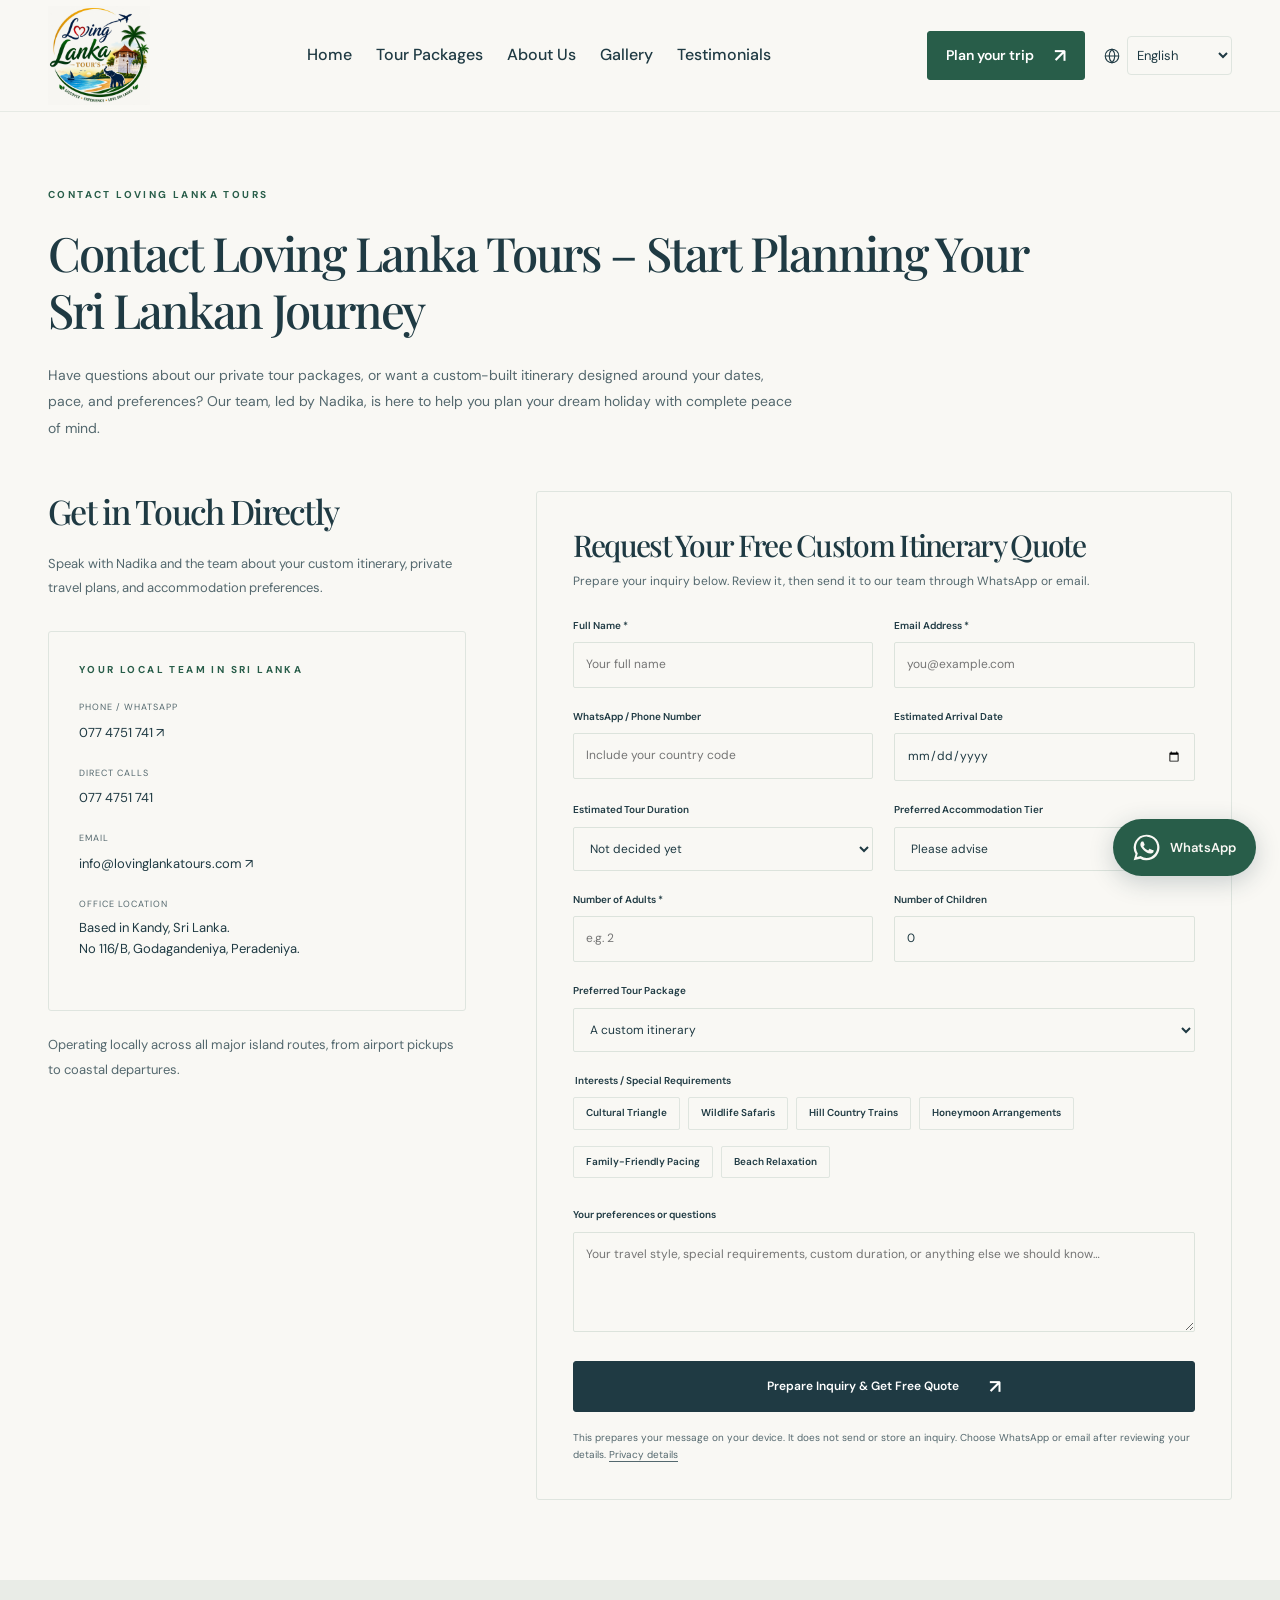
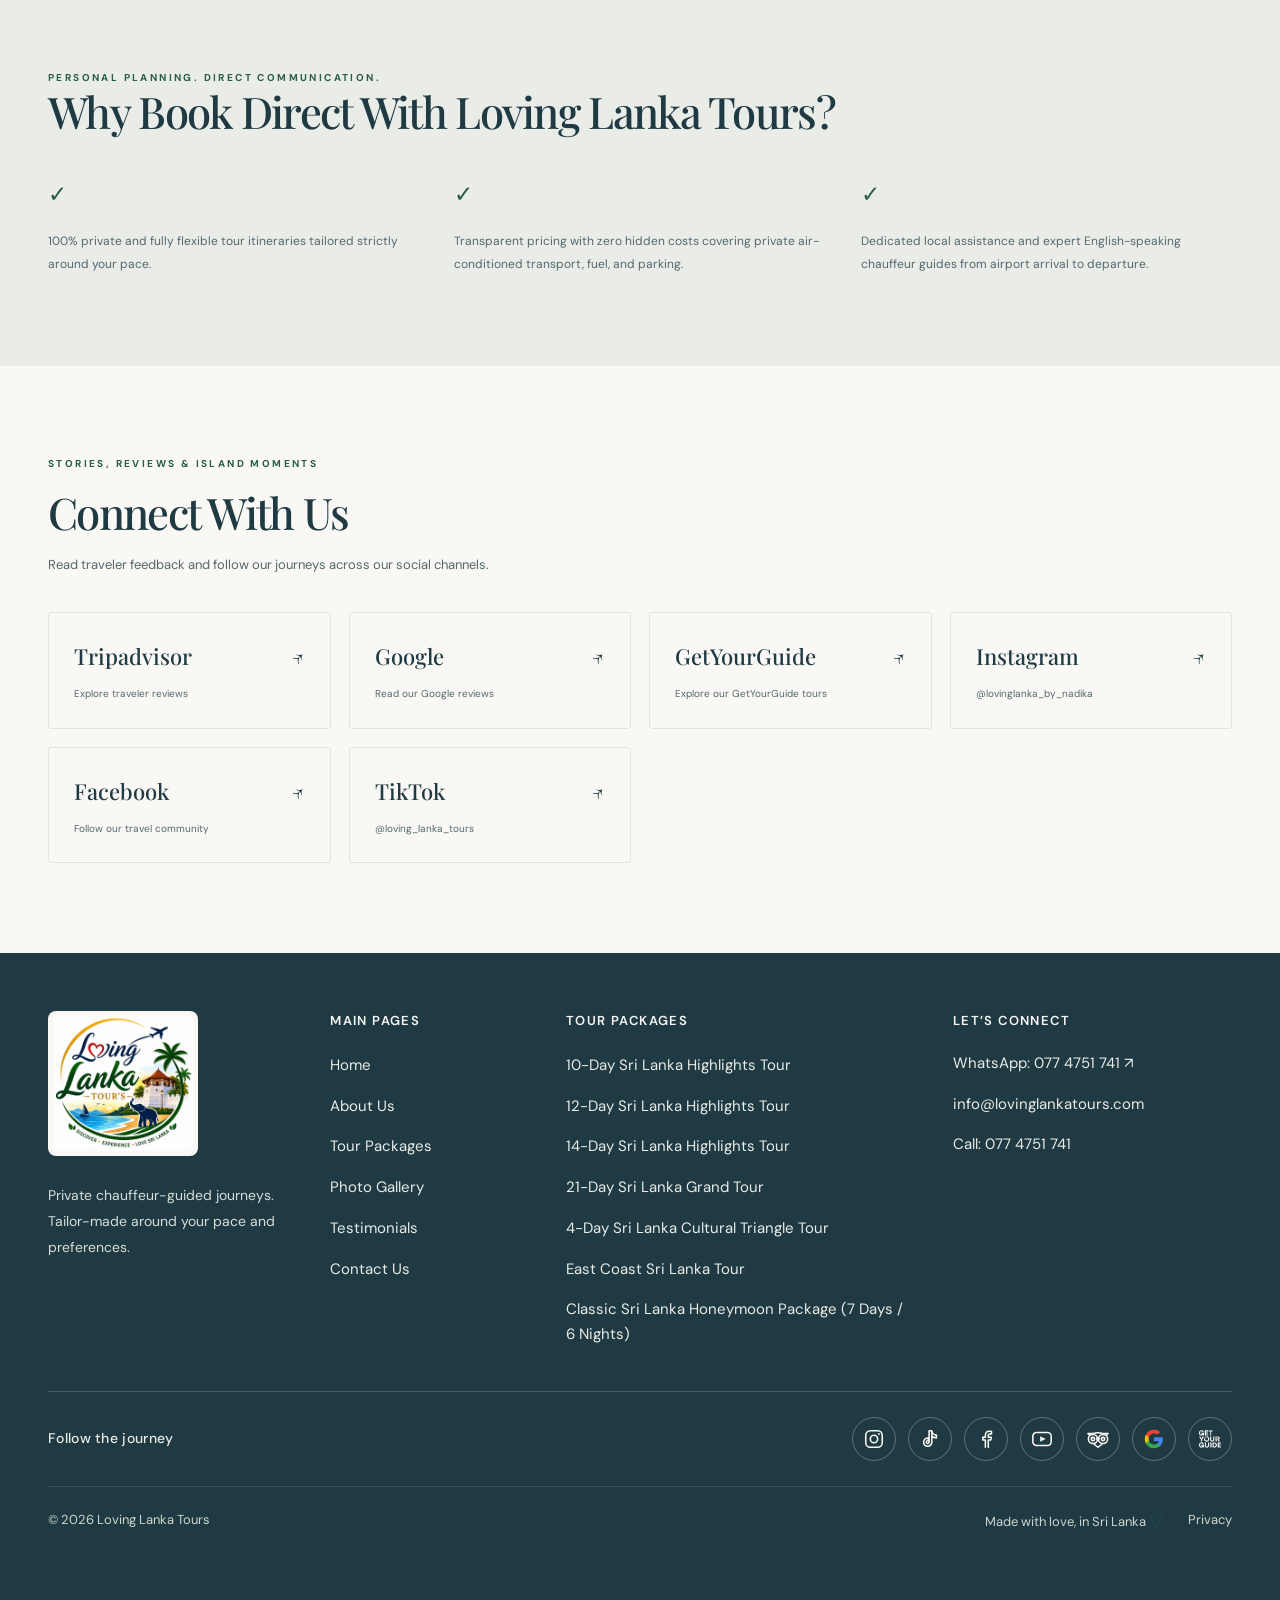
<file: contact.html>
<!doctype html>
<html lang="en">
<head>
<meta charset="UTF-8"><meta name="viewport" content="width=device-width,initial-scale=1">
<meta name="theme-color" content="#1f3a43"><meta name="description" content="Contact Loving Lanka Tours for a free custom itinerary quote. Share your dates, adults and children, accommodation tier and travel interests.">
<title>Contact Loving Lanka Tours | Loving Lanka Tours</title>
<meta property="og:type" content="website"><meta property="og:title" content="Contact Loving Lanka Tours | Loving Lanka Tours"><meta property="og:description" content="Contact Loving Lanka Tours for a free custom itinerary quote. Share your dates, adults and children, accommodation tier and travel interests."><meta property="og:image" content="assets/sigiriya.jpg">
<link rel="icon" href="assets/loving-lanka-logo.svg" type="image/svg+xml">
<link rel="stylesheet" href="styles.css?v=20261111-yellow-stars">
<script src="content.js?v=20261111-english-review-card" defer></script>
<script src="tour-content.js" defer></script>
<script src="app.js?v=20261127-family-photo-google-gyg" defer></script>
<script src="motion.js?v=20261106-contact-reviews" defer></script>
<script src="language.js?v=20261111-english-review-card" defer></script>
<script src="whatsapp-chat.js?v=20261030-chat" defer></script>
</head>
<body data-page="contact">
<a class="skip-link" href="#main">Skip to content</a>
<header class="header">
<a class="brand" href="index.html" aria-label="Loving Lanka Tours home"><img class="brand-logo" src="assets/loving-lanka-logo.svg" alt="Loving Lanka Tours — Discover, Experience, Love Sri Lanka" width="102" height="99"></a>
<nav class="desktop-nav" aria-label="Main navigation"><a href="index.html" data-nav="home">Home</a><a href="tours.html" data-nav="tours">Tour Packages</a><a href="about.html" data-nav="about">About Us</a><a href="gallery.html" data-nav="gallery">Gallery</a><a href="reviews.html" data-nav="reviews">Testimonials</a></nav>
<a class="button button-small header-cta" href="contact.html">Plan your trip <span aria-hidden="true">↗</span></a>
<div class="language-picker notranslate" translate="no"><label class="language-label" for="site-language"><svg viewBox="0 0 24 24" fill="none" aria-hidden="true"><circle cx="12" cy="12" r="9" stroke="currentColor" stroke-width="1.5"/><path d="M3 12h18M12 3c5 5 5 13 0 18-5-5-5-13 0-18Z" stroke="currentColor" stroke-width="1.5"/></svg><span class="sr-only">Website language</span></label><select id="site-language" aria-label="Website language" title="Choose a language to translate this page with Google Translate" data-source-page="contact.html"><option value="en" lang="en">English</option><option value="de" lang="de">Deutsch</option><option value="fr" lang="fr">Français</option></select></div>
<button class="menu-toggle" aria-label="Open navigation" aria-expanded="false" aria-controls="mobile-nav"><span></span><span></span></button>
<nav id="mobile-nav" class="mobile-nav" aria-label="Mobile navigation" hidden><a href="index.html">Home</a><a href="tours.html">Tour Packages</a><a href="about.html">About Us</a><a href="gallery.html">Gallery</a><a href="reviews.html">Testimonials</a><a href="contact.html">Plan your trip ↗</a></nav>
</header>
<main id="main"><section class="page-intro wrap"><span class="eyebrow pink">CONTACT LOVING LANKA TOURS</span><h1>Contact Loving Lanka Tours – Start Planning Your Sri Lankan Journey</h1><p>Have questions about our private tour packages, or want a custom-built itinerary designed around your dates, pace, and preferences? Our team, led by Nadika, is here to help you plan your dream holiday with complete peace of mind.</p></section><div class="wrap contact-layout"><aside class="contact-aside"><h2>Get in Touch Directly</h2><p>Speak with Nadika and the team about your custom itinerary, private travel plans, and accommodation preferences.</p><div class="contact-card"><span class="eyebrow pink">YOUR LOCAL TEAM IN SRI LANKA</span><div class="contact-item"><span>Phone / WhatsApp</span><a href="https://wa.me/94774751741" target="_blank" rel="noopener">077 4751 741 ↗</a></div><div class="contact-item"><span>Direct calls</span><a href="tel:+94774751741">Call: 077 4751 741</a></div><div class="contact-item"><span>Email</span><a href="mailto:info@lovinglankatours.com">info@lovinglankatours.com ↗</a></div><div class="contact-item"><span>Office location</span><p>Based in Kandy, Sri Lanka.<br>No 116/B, Godagandeniya, Peradeniya.</p></div></div><p class="contact-address">Operating locally across all major island routes, from airport pickups to coastal departures.</p></aside><noscript><p>Please enable JavaScript to prepare your inquiry, or use the direct WhatsApp, email or telephone links.</p></noscript><form class="planner" id="trip-form"><h2>Request Your Free Custom Itinerary Quote</h2><p>Prepare your inquiry below. Review it, then send it to our team through WhatsApp or email.</p><div class="form-grid"><div class="field"><label for="name">Full Name *</label><input id="name" name="name" autocomplete="name" placeholder="Your full name" required maxlength="100" pattern=".*\S.*"></div><div class="field"><label for="email">Email Address *</label><input type="email" id="email" name="email" autocomplete="email" placeholder="you@example.com" required maxlength="150"></div><div class="field"><label for="phone">WhatsApp / Phone Number</label><input type="tel" id="phone" name="phone" autocomplete="tel" placeholder="Include your country code" maxlength="35"></div><div class="field"><label for="date">Estimated Arrival Date</label><input type="date" name="date" id="date"></div><div class="field"><label for="duration">Estimated Tour Duration</label><select name="duration" id="duration"><option value="Not decided yet">Not decided yet</option><option>4 Days</option><option>7 Days / 6 Nights</option><option>10 Days</option><option>12 Days</option><option>14 Days</option><option>21 Days</option><option>Custom</option></select></div><div class="field"><label for="accommodation">Preferred Accommodation Tier</label><select id="accommodation" name="accommodation"><option value="Please advise">Please advise</option><option>Comfort (3-Star)</option><option>Premium (4-Star)</option><option>Luxury (5-Star / Boutique)</option></select></div><div class="field"><label for="adults">Number of Adults *</label><input type="number" name="adults" id="adults" min="1" max="100" step="1" required placeholder="e.g. 2"></div><div class="field"><label for="children">Number of Children</label><input type="number" name="children" id="children" min="0" max="100" step="1" value="0"></div><div class="field field-full"><label for="journey">Preferred Tour Package</label><select name="journey" id="journey"><option value="A custom itinerary">A custom itinerary</option><option value="10-Day Sri Lanka Highlights Tour" >10-Day Sri Lanka Highlights Tour</option><option value="12-Day Sri Lanka Highlights Tour" >12-Day Sri Lanka Highlights Tour</option><option value="14-Day Sri Lanka Highlights Tour" >14-Day Sri Lanka Highlights Tour</option><option value="21-Day Sri Lanka Grand Tour" >21-Day Sri Lanka Grand Tour</option><option value="4-Day Sri Lanka Cultural Triangle Tour" >4-Day Sri Lanka Cultural Triangle Tour</option><option value="East Coast Sri Lanka Tour" >East Coast Sri Lanka Tour</option><option value="Classic Sri Lanka Honeymoon Package (7 Days / 6 Nights)" >Classic Sri Lanka Honeymoon Package (7 Days / 6 Nights)</option></select></div><fieldset class="field field-full interest-field"><legend>Interests / Special Requirements</legend><div class="interest-options"><label class="interest-option"><input type="checkbox" name="interest" value="Cultural Triangle"><span>Cultural Triangle</span></label><label class="interest-option"><input type="checkbox" name="interest" value="Wildlife Safaris"><span>Wildlife Safaris</span></label><label class="interest-option"><input type="checkbox" name="interest" value="Hill Country Trains"><span>Hill Country Trains</span></label><label class="interest-option"><input type="checkbox" name="interest" value="Honeymoon Arrangements"><span>Honeymoon Arrangements</span></label><label class="interest-option"><input type="checkbox" name="interest" value="Family-Friendly Pacing"><span>Family-Friendly Pacing</span></label><label class="interest-option"><input type="checkbox" name="interest" value="Beach Relaxation"><span>Beach Relaxation</span></label></div></fieldset><div class="field field-full"><label for="message">Your preferences or questions</label><textarea name="message" id="message" placeholder="Your travel style, special requirements, custom duration, or anything else we should know…" maxlength="1800"></textarea></div></div><button type="submit" class="button button-green">Prepare Inquiry & Get Free Quote <span aria-hidden="true">↗</span></button><p class="form-note">This prepares your message on your device. It does not send or store an inquiry. Choose WhatsApp or email after reviewing your details. <a href="privacy.html">Privacy details</a></p><div id="form-result" class="form-result" role="status" hidden></div></form></div><section class="section about-section"><div class="wrap"><span class="eyebrow pink">PERSONAL PLANNING. DIRECT COMMUNICATION.</span><h2>Why Book Direct With Loving Lanka Tours?</h2><div class="direct-reasons"><p><span aria-hidden="true">✓</span>100% private and fully flexible tour itineraries tailored strictly around your pace.</p><p><span aria-hidden="true">✓</span>Transparent pricing with zero hidden costs covering private air-conditioned transport, fuel, and parking.</p><p><span aria-hidden="true">✓</span>Dedicated local assistance and expert English-speaking chauffeur guides from airport arrival to departure.</p></div></div></section><section class="section social-section"><div class="wrap"><div class="section-head"><div><span class="eyebrow pink">STORIES, REVIEWS & ISLAND MOMENTS</span><h2>Connect With Us</h2><p>Read traveler feedback and follow our journeys across our social channels.</p></div></div><div class="social-grid"><a href="https://www.tripadvisor.co.uk/attraction_review-g304138-d16664850-reviews-loving_lanka_tours-kandy_kandy_district_central_province.html" target="_blank" rel="noopener"><b>Tripadvisor <span aria-hidden="true">↗</span></b><small>Explore traveler reviews</small></a><a href="https://www.instagram.com/lovinglanka_by_nadika/" target="_blank" rel="noopener"><b>Instagram <span aria-hidden="true">↗</span></b><small>@lovinglanka_by_nadika</small></a><a href="https://www.facebook.com/lovinglankabynadika/" target="_blank" rel="noopener"><b>Facebook <span aria-hidden="true">↗</span></b><small>Follow our travel community</small></a><a href="https://www.tiktok.com/@loving_lanka_tours" target="_blank" rel="noopener"><b>TikTok <span aria-hidden="true">↗</span></b><small>@loving_lanka_tours</small></a></div></div></section></main>
<footer class="footer"><div class="footer-top wrap"><div><a class="brand footer-brand" href="index.html"><img class="brand-logo" src="assets/loving-lanka-logo.svg" alt="Loving Lanka Tours — Discover, Experience, Love Sri Lanka" width="102" height="99"></a><p>Private chauffeur-guided journeys.<br>Tailor-made around your pace and preferences.</p></div><div class="footer-pages"><h2 class="footer-heading">Main Pages</h2><nav aria-label="Footer main pages"><a href="index.html">Home</a><a href="about.html">About Us</a><a href="tours.html">Tour Packages</a><a href="gallery.html">Photo Gallery</a><a href="reviews.html">Testimonials</a><a href="contact.html">Contact Us</a></nav></div><div class="footer-tours"><h2 class="footer-heading">Tour Packages</h2><nav aria-label="Footer tour packages"><a href="tour-highlights-10.html">10-Day Sri Lanka Highlights Tour</a><a href="tour-highlights-12.html">12-Day Sri Lanka Highlights Tour</a><a href="tour-highlights-14.html">14-Day Sri Lanka Highlights Tour</a><a href="tour-grand-21.html">21-Day Sri Lanka Grand Tour</a><a href="tour-culture-4.html">4-Day Sri Lanka Cultural Triangle Tour</a><a href="tour-east-coast.html">East Coast Sri Lanka Tour</a><a href="tour-honeymoon-7.html">Classic Sri Lanka Honeymoon Package (7 Days / 6 Nights)</a></nav></div><div><span class="eyebrow">LET’S CONNECT</span><a href="https://wa.me/94774751741" target="_blank" rel="noopener">WhatsApp: 077 4751 741 ↗</a><a href="mailto:info@lovinglankatours.com">info@lovinglankatours.com</a><a href="tel:+94774751741">Call: 077 4751 741</a></div></div><div class="footer-social wrap"><span class="footer-social-label">Follow the journey</span><nav class="footer-social-icons" aria-label="Follow Loving Lanka Tours"><a href="https://www.instagram.com/lovinglanka_by_nadika/" target="_blank" rel="noopener noreferrer" aria-label="Loving Lanka Tours on Instagram (opens in a new tab)" title="Instagram"><svg viewBox="0 0 24 24" fill="none" stroke="currentColor" stroke-width="1.7" stroke-linecap="round" stroke-linejoin="round" aria-hidden="true"><rect x="3" y="3" width="18" height="18" rx="5"/><circle cx="12" cy="12" r="4"/><circle cx="17.5" cy="6.5" r="1" fill="currentColor" stroke="none"/></svg></a><a href="https://www.tiktok.com/@loving_lanka_tours" target="_blank" rel="noopener noreferrer" aria-label="Loving Lanka Tours on TikTok (opens in a new tab)" title="TikTok"><svg viewBox="0 0 24 24" fill="none" stroke="currentColor" stroke-width="1.7" stroke-linecap="round" stroke-linejoin="round" aria-hidden="true"><path d="M14 3v12.5a4.5 4.5 0 1 1-4-4.5v3a1.5 1.5 0 1 0 1 1.5V3h3c.4 2.7 2.1 4.5 5 4.8v3c-2-.1-3.6-.8-5-2"/></svg></a><a href="https://www.facebook.com/lovinglankabynadika/" target="_blank" rel="noopener noreferrer" aria-label="Loving Lanka Tours on Facebook (opens in a new tab)" title="Facebook"><svg viewBox="0 0 24 24" fill="none" stroke="currentColor" stroke-width="1.7" stroke-linecap="round" stroke-linejoin="round" aria-hidden="true"><path d="M14.5 21v-8h2.8l.5-3h-3.3V8c0-.9.3-1.5 1.6-1.5H18V3.8c-.7-.1-1.6-.2-2.5-.2-2.5 0-4.2 1.5-4.2 4.3V10H8.5v3h2.8v8"/></svg></a><a href="https://www.youtube.com/channel/UCVi81lHfutHq9T9eoYvtcVw" target="_blank" rel="noopener noreferrer" aria-label="Loving Lanka Tours on YouTube (opens in a new tab)" title="YouTube"><svg viewBox="0 0 24 24" fill="none" stroke="currentColor" stroke-width="1.7" stroke-linecap="round" stroke-linejoin="round" aria-hidden="true"><rect x="2" y="5" width="20" height="14" rx="4"/><path d="m10 9 6 3-6 3Z" fill="currentColor" stroke="none"/></svg></a><a href="https://www.tripadvisor.co.uk/attraction_review-g304138-d16664850-reviews-loving_lanka_tours-kandy_kandy_district_central_province.html" target="_blank" rel="noopener noreferrer" aria-label="Loving Lanka Tours on Tripadvisor (opens in a new tab)" title="Tripadvisor"><svg viewBox="0 0 24 24" fill="none" stroke="currentColor" stroke-width="1.7" stroke-linecap="round" stroke-linejoin="round" aria-hidden="true"><path d="m3 8-2-2h6a16 16 0 0 1 10 0h6l-2 2M10.5 11.5l1.5 2 1.5-2M8 18l4 3 4-3"/><circle cx="6.5" cy="12" r="5"/><circle cx="17.5" cy="12" r="5"/><circle cx="6.5" cy="12" r="1.8"/><circle cx="17.5" cy="12" r="1.8"/></svg></a><a href="https://share.google/X7iT61F7IpJR98NSJ" target="_blank" rel="noopener noreferrer" aria-label="Loving Lanka Tours on Google (opens in a new tab)" title="Google"><svg viewBox="0 0 24 24" aria-hidden="true"><path fill="#4285F4" d="M21.6 12.23c0-.72-.06-1.42-.18-2.1H12v3.97h5.38a4.6 4.6 0 0 1-2 3.02v2.47h3.23c1.9-1.75 2.99-4.34 2.99-7.36Z"/><path fill="#34A853" d="M12 22c2.7 0 4.96-.9 6.61-2.41l-3.23-2.47c-.9.6-2.04.96-3.38.96-2.6 0-4.8-1.76-5.59-4.12H3.07v2.55A9.99 9.99 0 0 0 12 22Z"/><path fill="#FBBC05" d="M6.41 13.96a6 6 0 0 1 0-3.92V7.49H3.07a10 10 0 0 0 0 9.02l3.34-2.55Z"/><path fill="#EA4335" d="M12 5.92c1.47 0 2.79.5 3.82 1.5l2.87-2.88C16.95 2.9 14.7 2 12 2a9.99 9.99 0 0 0-8.93 5.49l3.34 2.55C7.2 7.68 9.4 5.92 12 5.92Z"/></svg></a><a href="https://www.getyourguide.com/loving-lanka-tours-s771110/" target="_blank" rel="noopener noreferrer" aria-label="Loving Lanka Tours on GetYourGuide (opens in a new tab)" title="GetYourGuide"><svg viewBox="0 -26.5 256 256" fill="currentColor" aria-hidden="true"><g><path d="M58.7693166,91.1888424 C58.7693166,87.1185495 61.9112971,84.1193863 65.8387727,84.1193863 C69.7662483,84.1193863 72.9082287,87.1899582 72.9082287,91.1888424 C72.9082287,95.2591353 69.7662483,98.2582985 65.8387727,98.2582985 C61.9112971,98.2582985 58.7693166,95.1877266 58.7693166,91.1888424 Z M71.3372385,78.4781032 C71.3372385,82.5483961 74.479219,85.5475593 78.4066946,85.5475593 C82.3341702,85.5475593 85.4761506,82.4769874 85.4761506,78.4781032 C85.4761506,74.4078103 82.3341702,71.4086471 78.4066946,71.4086471 C74.479219,71.4086471 71.3372385,74.4078103 71.3372385,78.4781032 Z M88.5467225,69.8376569 L88.5467225,82.5483961 C98.4725244,82.5483961 106.256067,90.6175732 106.256067,101.186053 C106.256067,111.754533 98.4011158,119.82371 88.5467225,119.82371 C78.6209205,119.82371 70.837378,111.754533 70.837378,101.186053 L56.9841004,101.186053 C56.9841004,118.75258 70.9801953,132.534449 88.5467225,132.534449 C106.11325,132.534449 120.109344,118.75258 120.109344,101.186053 C120.109344,83.6195258 106.11325,69.8376569 88.5467225,69.8376569 Z M231.006974,189.018689 L231.006974,176.950628 L253.35788,176.950628 L253.35788,164.882566 L231.006974,164.882566 L231.006974,153.028731 L255.642957,153.028731 L255.642957,140.889261 L217.439331,140.889261 L217.439331,201.08675 L256,201.08675 L256,188.94728 L231.006974,188.94728 L231.006974,189.018689 Z M209.370153,171.02371 C209.370153,188.304603 196.159554,201.08675 177.521897,201.08675 L157.670293,201.08675 L157.670293,140.817852 L177.521897,140.817852 C196.159554,140.817852 209.370153,153.742817 209.370153,171.02371 Z M195.516876,171.02371 C195.516876,160.740865 188.661646,152.957322 178.593026,152.957322 L171.166527,152.957322 L171.166527,189.018689 L178.593026,189.018689 C188.661646,189.018689 195.516876,181.306555 195.516876,171.02371 Z M104.899303,177.950349 C104.899303,184.876987 99.972106,190.01841 93.1882845,190.01841 C86.404463,190.01841 81.4772664,184.876987 81.4772664,177.950349 L81.4772664,140.960669 L68.0524407,140.960669 L68.0524407,177.736123 C68.0524407,191.946444 78.6923291,202.372106 93.1882845,202.372106 C107.68424,202.372106 118.324128,191.875035 118.324128,177.736123 L118.324128,140.960669 L104.899303,140.960669 L104.899303,177.950349 L104.899303,177.950349 Z M26.7782427,179.164296 L40.1316597,179.164296 C38.9177127,185.376848 33.4192469,190.161227 26.8496513,190.161227 C19.4945607,190.161227 13.567643,184.23431 13.567643,175.593863 L13.567643,166.667782 C13.567643,158.170153 19.9230126,151.886192 28.8490934,151.886192 C35.7757322,151.886192 41.9882845,155.670851 43.9877266,161.169317 L56.4842399,156.813389 C53.0566248,146.244909 41.7740586,139.675314 28.8490934,139.675314 C12.4965132,139.675314 0.357043236,150.672245 0.357043236,166.667782 L0.357043236,175.593863 C0.428451883,190.946722 11.7824268,202.372106 25.7785216,202.372106 C34.4903766,202.372106 42.2025105,197.94477 46.7012552,191.08954 L46.7012552,201.158159 L58.5550907,201.158159 L58.5550907,167.667503 L26.7782427,167.667503 L26.7782427,179.164296 Z M178.664435,107.827057 L178.664435,71.0516039 L165.239609,71.0516039 L165.239609,108.041283 C165.239609,114.967922 160.312413,120.109344 153.528591,120.109344 C146.74477,120.109344 141.817573,114.967922 141.817573,108.041283 L141.817573,71.0516039 L128.392748,71.0516039 L128.392748,107.827057 C128.392748,122.037378 139.032636,132.46304 153.528591,132.46304 C168.024547,132.46304 178.664435,122.037378 178.664435,107.827057 Z M22.7079498,131.249093 L36.2041841,131.249093 L36.2041841,108.398326 L58.8407252,71.0516039 L43.5592748,71.0516039 L29.2775453,95.6875872 L15.2100418,71.0516039 L0,71.0516039 L22.6365411,108.541144 L22.6365411,131.249093 L22.7079498,131.249093 Z M158.312971,1.14253835 L112.611437,1.14253835 L112.611437,13.2820084 L158.312971,13.2820084 L158.312971,1.14253835 Z M106.827336,49.2005579 L81.762901,49.2005579 L81.762901,37.1324965 L104.113808,37.1324965 L104.113808,25.0644351 L81.762901,25.0644351 L81.762901,13.2105997 L106.398884,13.2105997 L106.398884,1.07112971 L68.195258,1.07112971 L68.195258,61.2686192 L106.755927,61.2686192 L106.755927,49.2005579 L106.827336,49.2005579 Z M25.7785216,62.6253835 C34.4903766,62.6253835 42.2025105,58.1980474 46.7012552,51.3428173 L46.7012552,61.4114365 L58.5550907,61.4114365 L58.5550907,27.920781 L26.7782427,27.920781 L26.7782427,39.4889819 L40.1316597,39.4889819 C38.9177127,45.7015342 33.4192469,50.4859135 26.8496513,50.4859135 C19.4945607,50.4859135 13.567643,44.5589958 13.567643,35.9185495 L13.567643,26.9924686 C13.567643,18.4948396 19.9230126,12.2108787 28.8490934,12.2108787 C35.7757322,12.2108787 41.9882845,15.995537 43.9877266,21.4940028 L56.4842399,17.1380753 C53.0566248,6.56959554 41.7740586,0 28.8490934,0 C12.4965132,0 0.357043236,10.9969317 0.357043236,26.9924686 L0.357043236,35.9185495 C0.428451883,51.2 11.7824268,62.6253835 25.7785216,62.6253835 Z M209.441562,116.039052 L202.443515,108.683961 L209.370153,101.186053 L202.372106,93.8309623 L209.298745,86.3330544 L202.300697,78.9779637 L210.012831,71.0516039 L196.016736,71.0516039 L188.44742,79.0493724 L195.445467,86.404463 L188.518828,93.902371 L195.516876,101.257462 L188.590237,108.75537 L195.588285,116.11046 L188.661646,123.608368 L196.088145,131.320502 L210.155649,131.320502 L202.586332,123.53696 L209.441562,116.039052 Z M143.817015,169.238494 C145.816457,167.453278 149.172664,164.454114 149.172664,158.88424 C149.172664,153.385774 145.816457,150.315202 143.817015,148.529986 C143.745607,148.458577 143.674198,148.387169 143.602789,148.31576 C142.603068,147.24463 142.460251,145.745049 142.388842,145.030962 L142.388842,140.817852 L128.821199,140.817852 L128.821199,146.459135 L128.821199,146.459135 C128.821199,146.530544 128.821199,146.601953 128.821199,146.673361 C128.821199,152.171827 132.177406,155.242399 134.176848,157.027615 C135.605021,158.312971 135.605021,158.384379 135.605021,158.88424 C135.605021,159.3841 135.605021,159.455509 134.176848,160.740865 C132.248815,162.454672 129.106834,165.311018 128.892608,170.452441 L128.892608,170.452441 C128.892608,170.523849 128.892608,170.666667 128.892608,170.738075 C128.892608,170.809484 128.892608,170.809484 128.892608,170.880893 C128.892608,170.952301 128.892608,170.952301 128.892608,171.02371 C128.892608,171.095119 128.892608,171.237936 128.892608,171.309344 L128.892608,171.309344 C129.106834,176.450767 132.320223,179.307113 134.176848,181.020921 C135.605021,182.306276 135.605021,182.377685 135.605021,182.877545 C135.605021,183.377406 135.605021,183.448815 134.176848,184.73417 C132.177406,186.519386 128.821199,189.51855 128.821199,195.088424 C128.821199,195.159833 128.821199,195.231241 128.821199,195.30265 L128.821199,195.30265 L128.821199,200.943933 L142.388842,200.943933 L142.388842,196.730823 C142.388842,196.016736 142.603068,194.517155 143.602789,193.446025 C143.674198,193.374616 143.745607,193.303208 143.817015,193.231799 C145.816457,191.446583 149.172664,188.44742 149.172664,182.877545 C149.172664,177.379079 145.816457,174.308508 143.817015,172.523291 C142.53166,171.380753 142.388842,171.166527 142.388842,170.809484 C142.460251,170.595258 142.603068,170.381032 143.817015,169.238494 Z M128.678382,61.3400279 L142.174616,61.3400279 L142.174616,50.1288703 L128.678382,50.1288703 L128.678382,61.3400279 Z M142.246025,34.1333333 L128.749791,34.1333333 L128.749791,45.3444909 L142.246025,45.3444909 L142.246025,34.1333333 Z M142.246025,18.0663877 L128.749791,18.0663877 L128.749791,29.2775453 L142.246025,29.2775453 L142.246025,18.0663877 Z M244.574616,131.249093 L228.150628,108.255509 C236.148396,105.756206 241.718271,98.758159 241.718271,90.1891213 C241.718271,79.335007 232.720781,71.0516039 221.366806,71.0516039 L213.440446,71.0516039 L213.440446,83.2624826 L220.866946,83.2624826 C224.794421,83.2624826 227.864993,86.404463 227.864993,90.5461646 C227.864993,94.6878661 224.794421,97.8298466 220.866946,97.8298466 L213.440446,97.8298466 L213.440446,109.398047 L228.150628,131.320502 L244.574616,131.320502 L244.574616,131.249093 Z"/></g></svg></a></nav></div><div class="footer-bottom wrap"><span>© 2026 Loving Lanka Tours</span><span>Made with love, in Sri Lanka <span class="pink">♡</span></span><a href="privacy.html">Privacy</a></div></footer>
<dialog id="journey-dialog" class="journey-dialog" aria-label="Journey details"><button class="dialog-close" aria-label="Close journey details">×</button><div id="journey-detail"></div></dialog>
<dialog id="lightbox" class="lightbox" aria-label="Travel photo viewer"><button class="dialog-close" aria-label="Close photo">×</button><button class="lightbox-prev" aria-label="Previous photo">←</button><figure><img id="lightbox-image" alt=""><figcaption id="lightbox-caption"></figcaption></figure><button class="lightbox-next" aria-label="Next photo">→</button></dialog>
<section class="whatsapp-panel" id="whatsapp-panel" role="dialog" aria-labelledby="whatsapp-panel-title" aria-describedby="whatsapp-panel-note" hidden><div class="whatsapp-panel-header"><div><span class="eyebrow">LOVING LANKA TOURS</span><h2 id="whatsapp-panel-title">Chat with Nadika</h2></div><button class="whatsapp-panel-close" type="button" aria-label="Close WhatsApp message window">×</button></div><div class="whatsapp-panel-body"><p class="whatsapp-greeting">Hello! Tell Nadika about your Sri Lanka trip or ask a question.</p><form id="whatsapp-message-form"><label for="whatsapp-message">Your message</label><textarea id="whatsapp-message" name="message" rows="4" maxlength="2000" placeholder="Hi Nadika, I’d like to plan a tour…" required></textarea><p id="whatsapp-panel-note">Click Send to open WhatsApp with your message ready. You can send it to Nadika there.</p><button class="button whatsapp-send" type="submit" disabled>Send <span aria-hidden="true">↗</span></button></form></div></section>
<button class="whatsapp-float" type="button" aria-label="Chat with Nadika on WhatsApp" aria-expanded="false" aria-controls="whatsapp-panel" aria-haspopup="dialog"><svg viewBox="0 0 32 32" fill="currentColor" aria-hidden="true"><path d="M16 .8A15.1 15.1 0 0 0 3 23.6L.8 31.2l7.8-2A15.2 15.2 0 1 0 16 .8Zm0 27.5a12.5 12.5 0 0 1-6.4-1.8l-.5-.3-4.6 1.2 1.2-4.5-.3-.5a12.6 12.6 0 1 1 10.6 5.9Zm6.9-9.4c-.4-.2-2.3-1.1-2.6-1.2-.4-.1-.6-.2-.9.2l-1.2 1.4c-.2.2-.4.3-.8.1-1.1-.5-2.1-1.1-2.9-1.8a11 11 0 0 1-2-2.5c-.2-.4 0-.6.2-.8l.6-.7.4-.7c.1-.2 0-.5 0-.7l-1.2-2.8c-.3-.7-.6-.6-.8-.6h-.7c-.3 0-.7.1-1 .5a4.2 4.2 0 0 0-1.3 3.1c0 1.9 1.4 3.6 1.6 3.9.2.2 2.7 4.1 6.5 5.8.9.4 1.6.6 2.2.8 1 .3 1.9.2 2.6.1.8-.1 2.3-.9 2.6-1.8.3-.9.3-1.7.2-1.8-.1-.2-.3-.3-.7-.5Z"/></svg><span>WhatsApp</span></button>
</body></html>
</file>
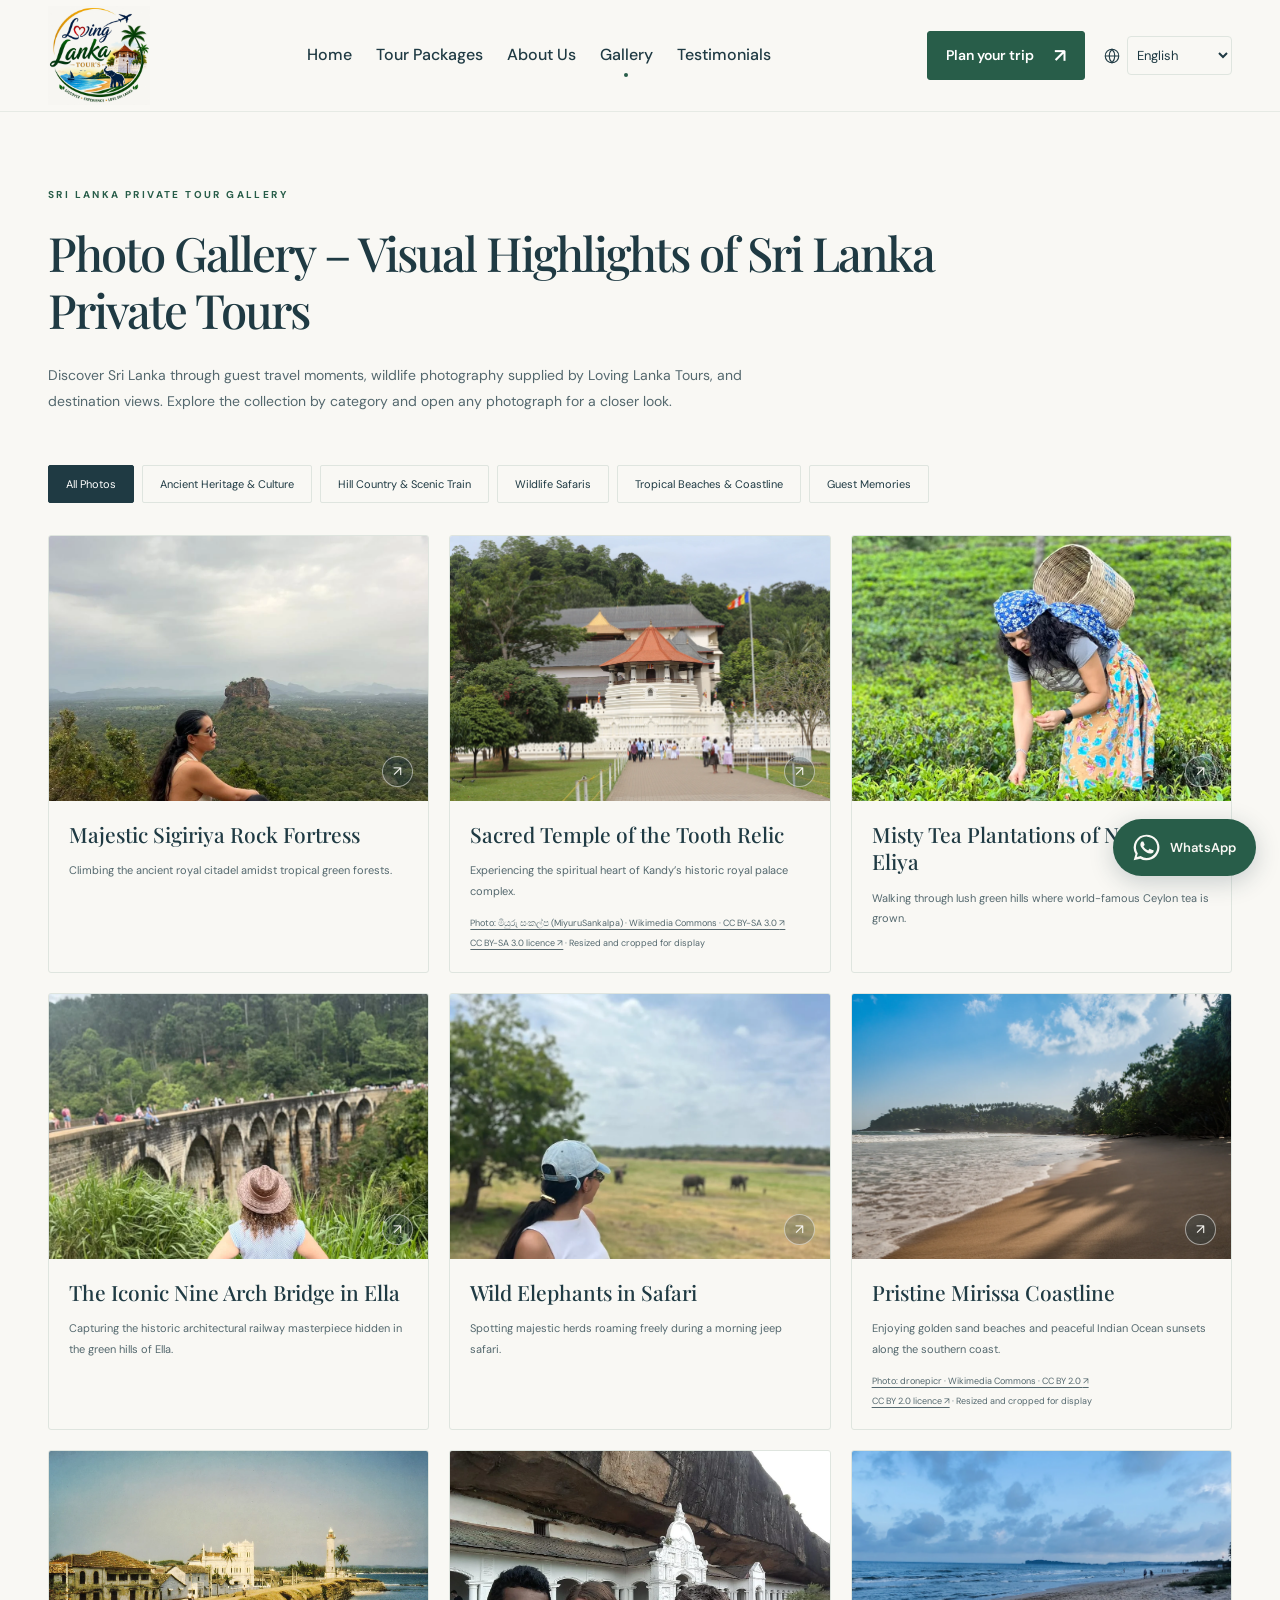
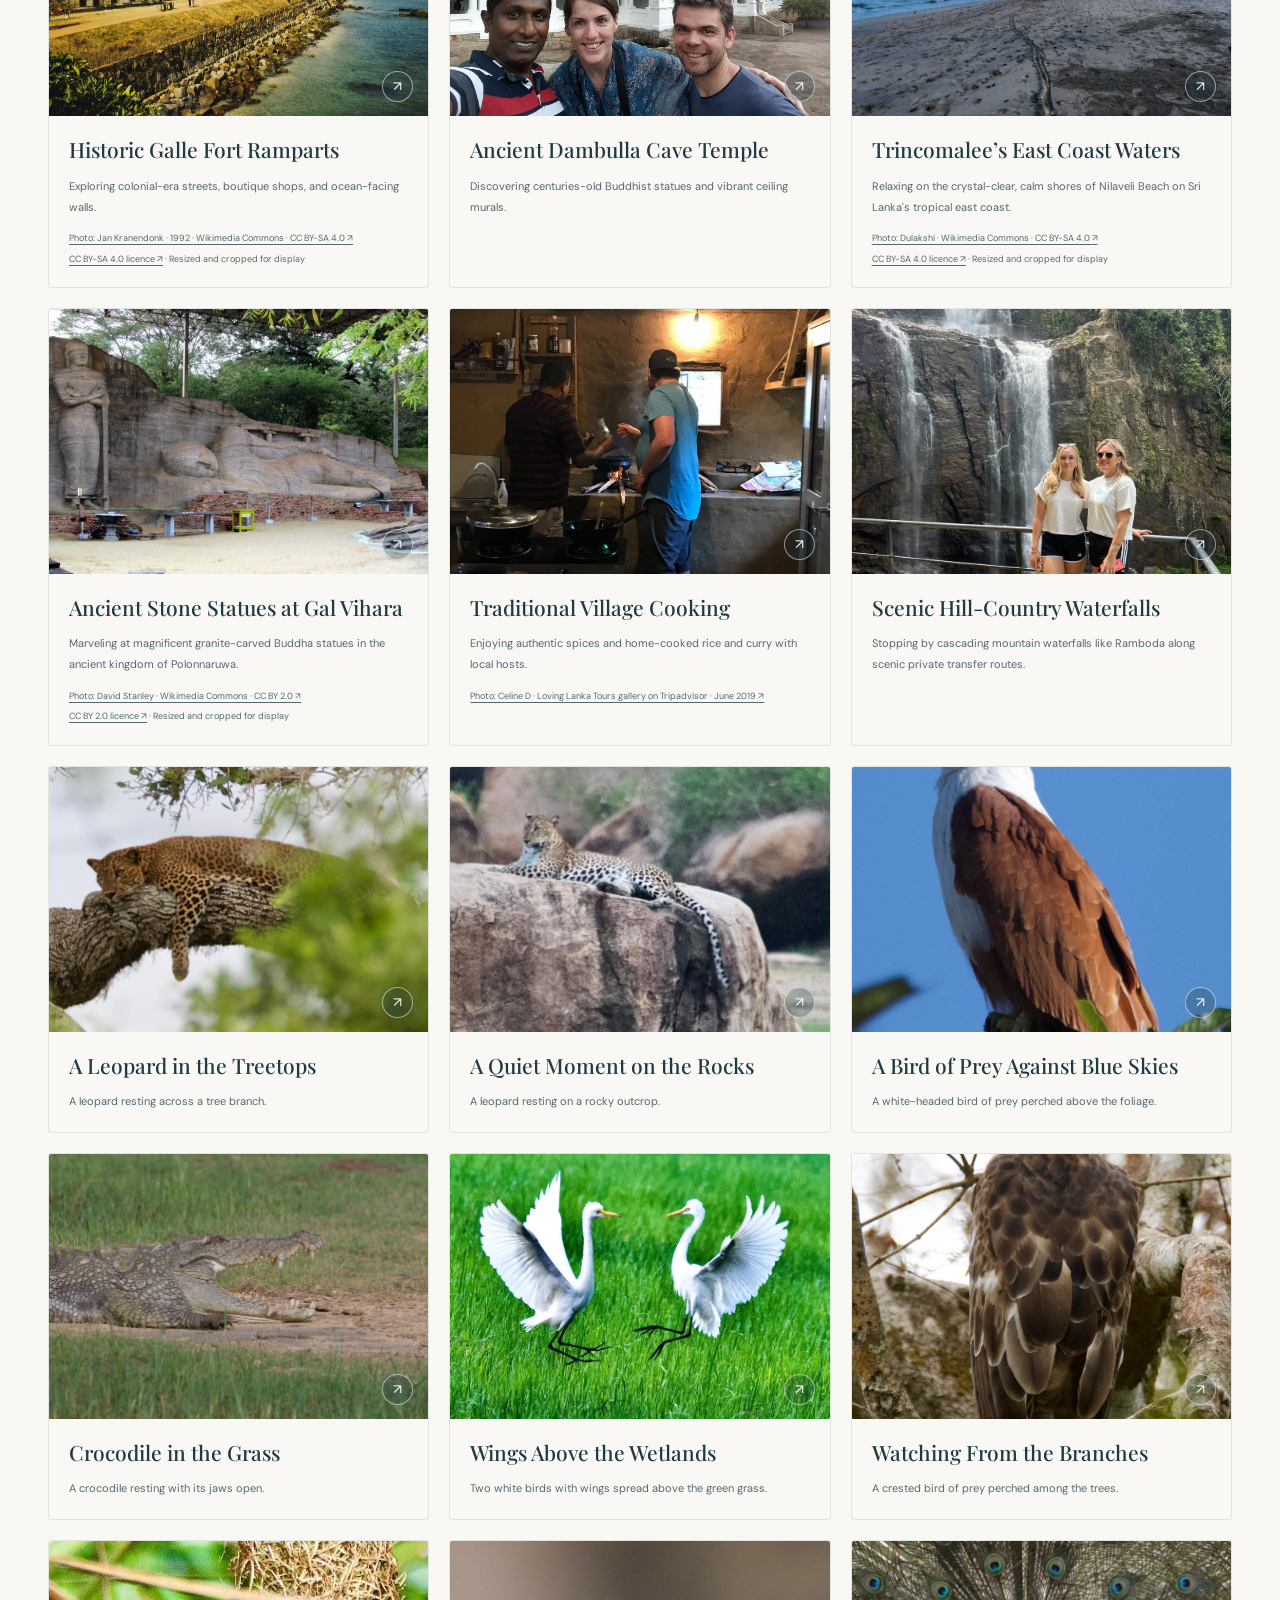
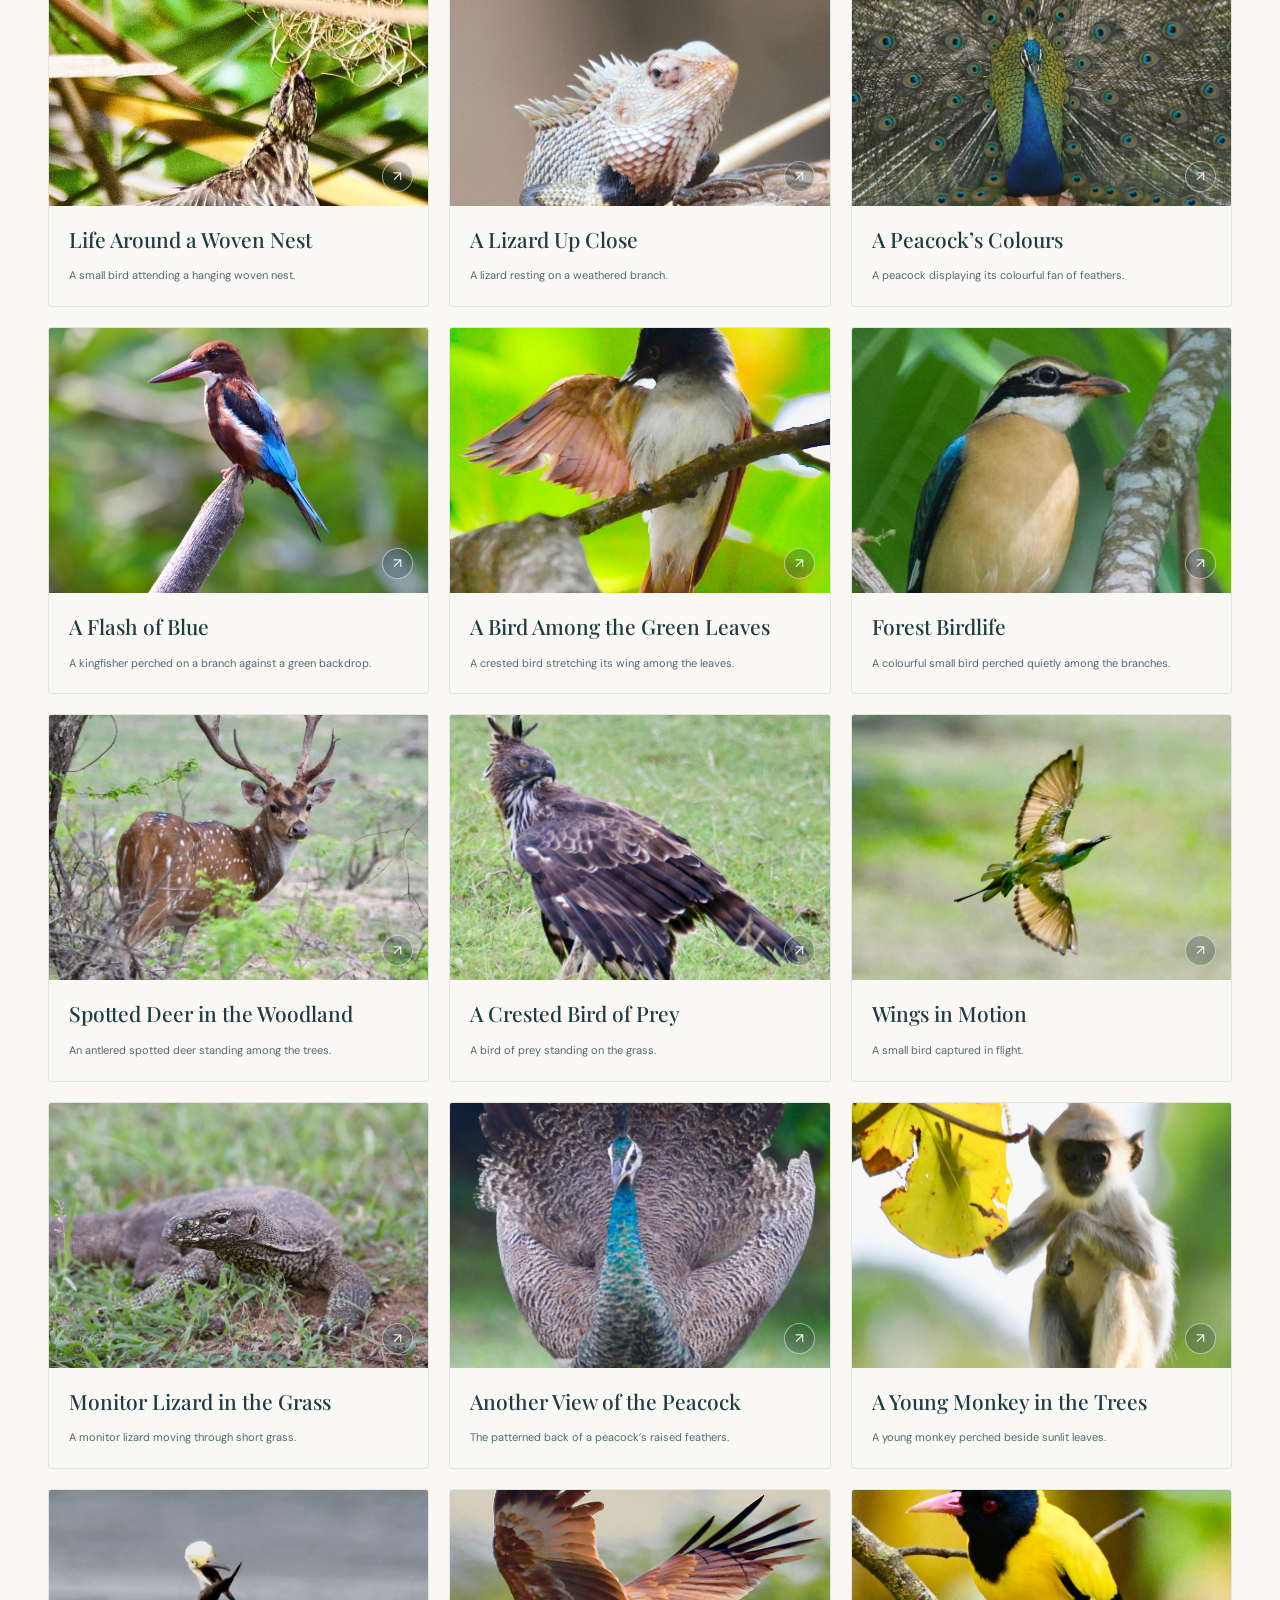
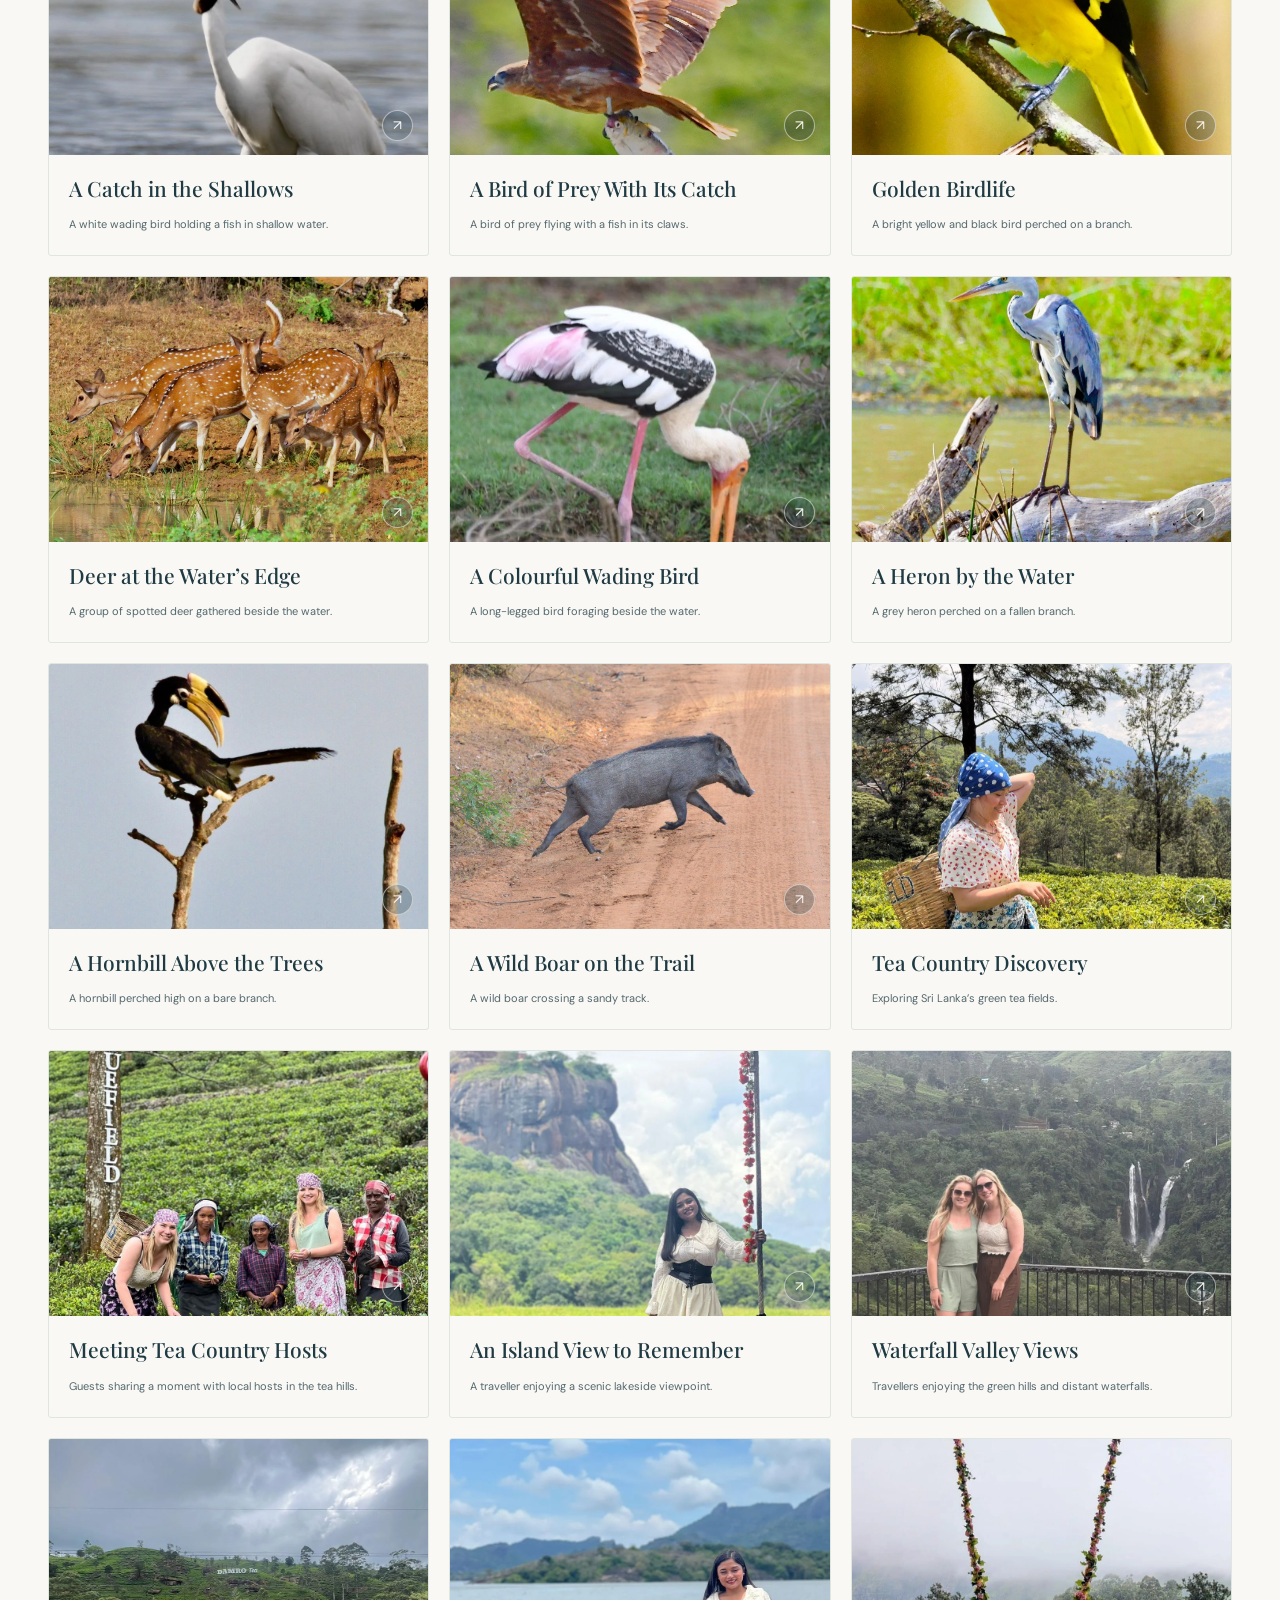
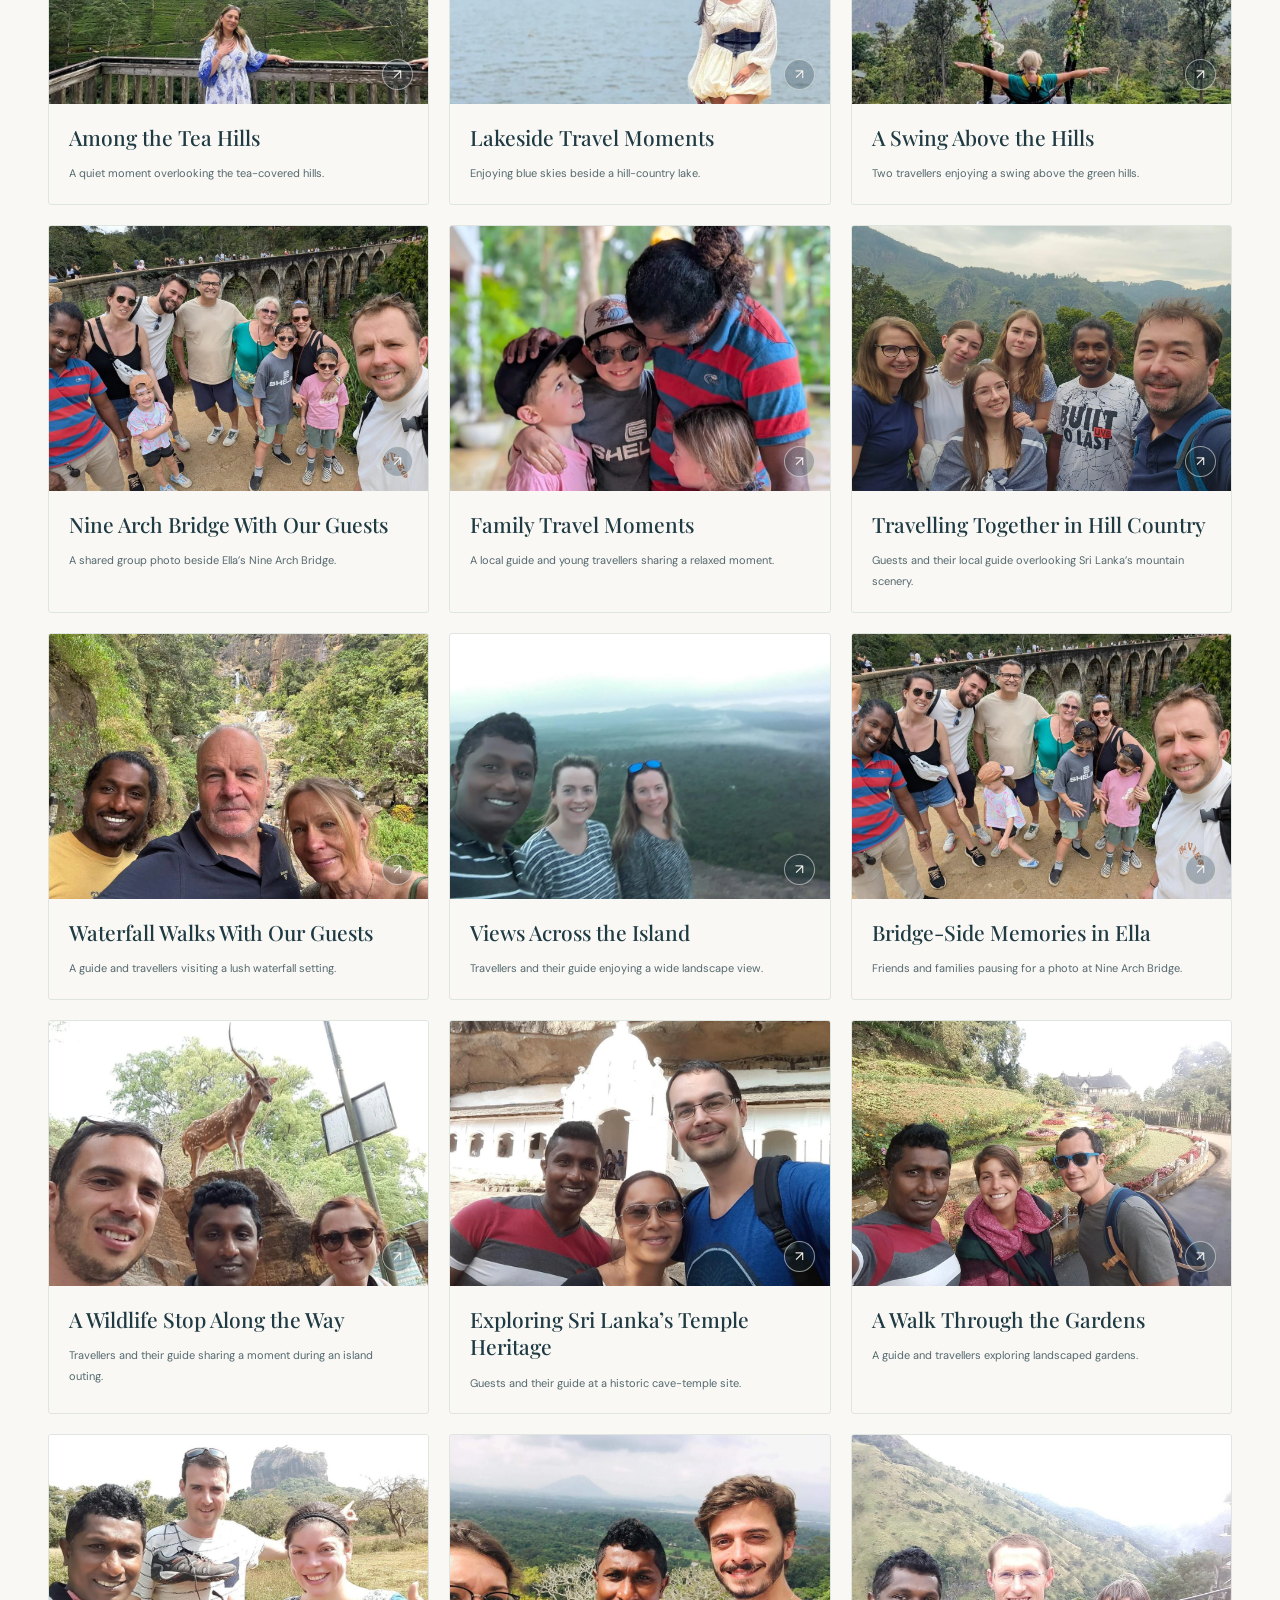
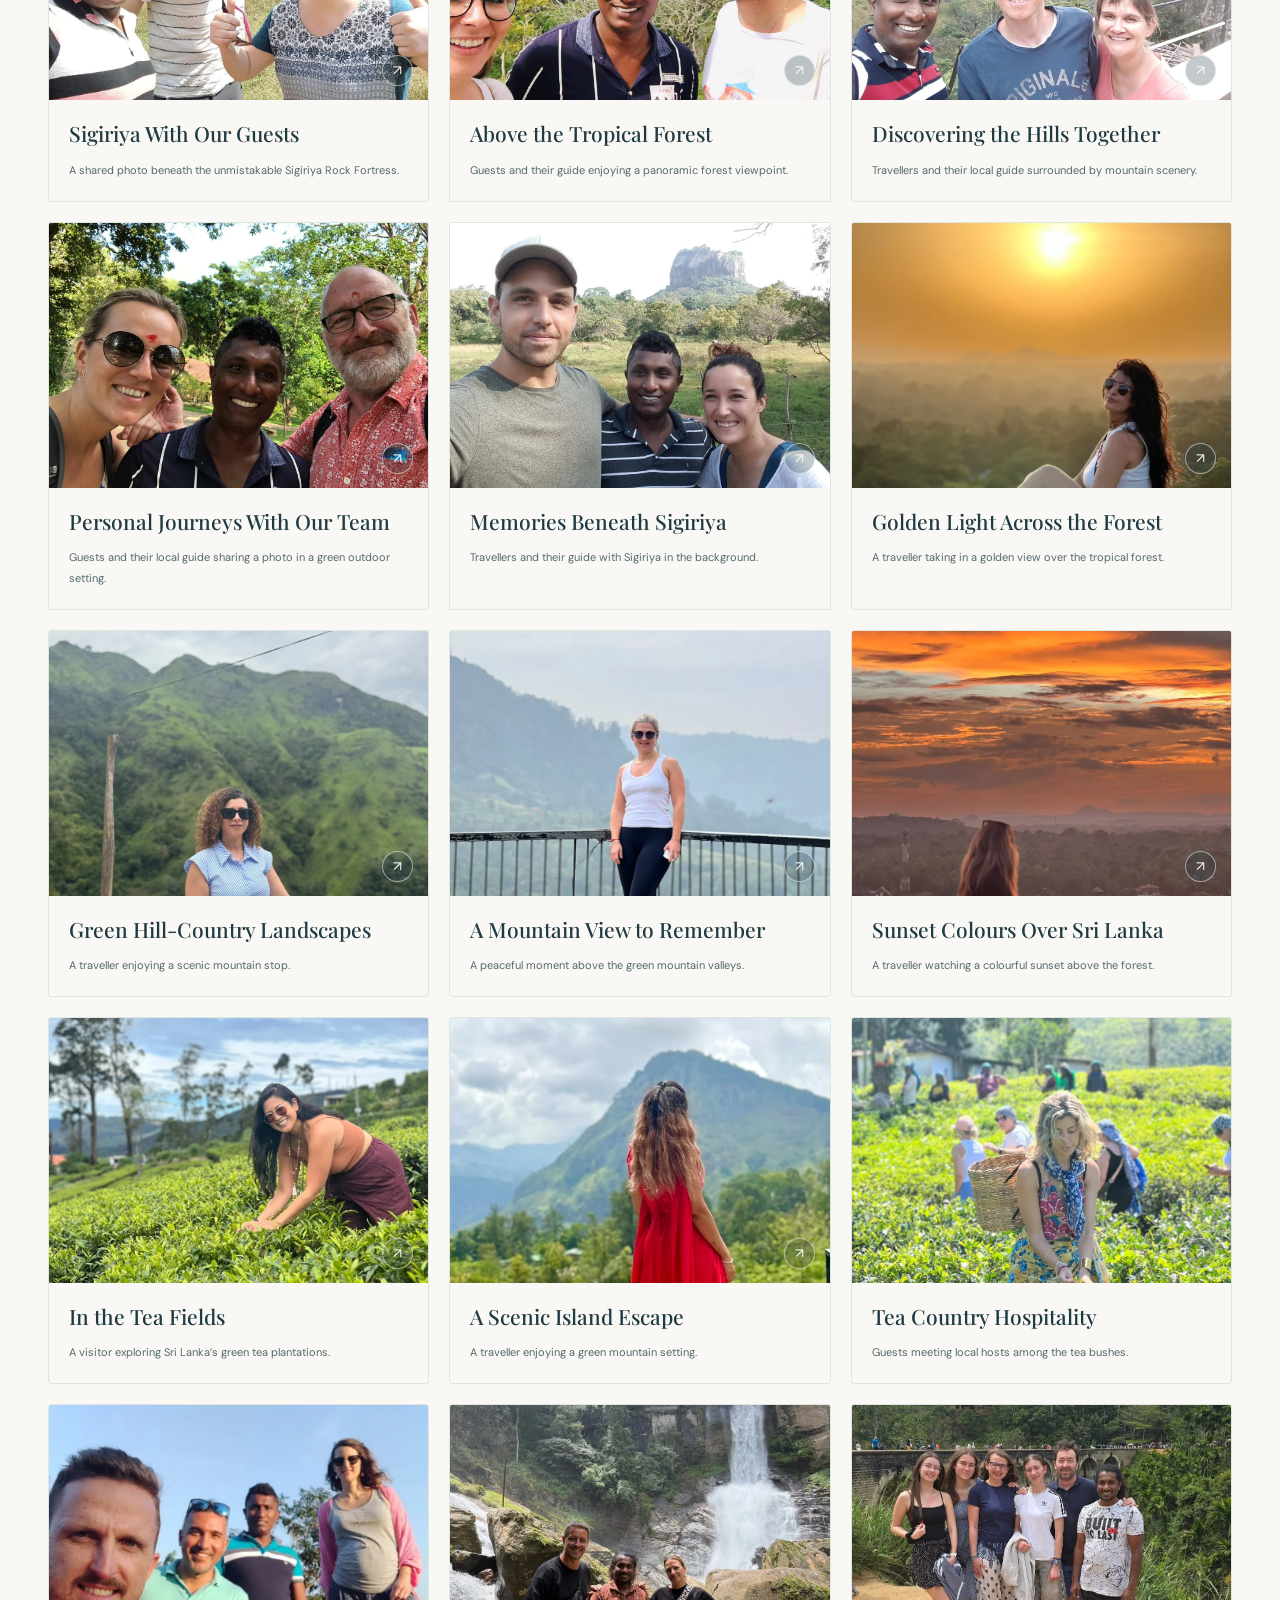
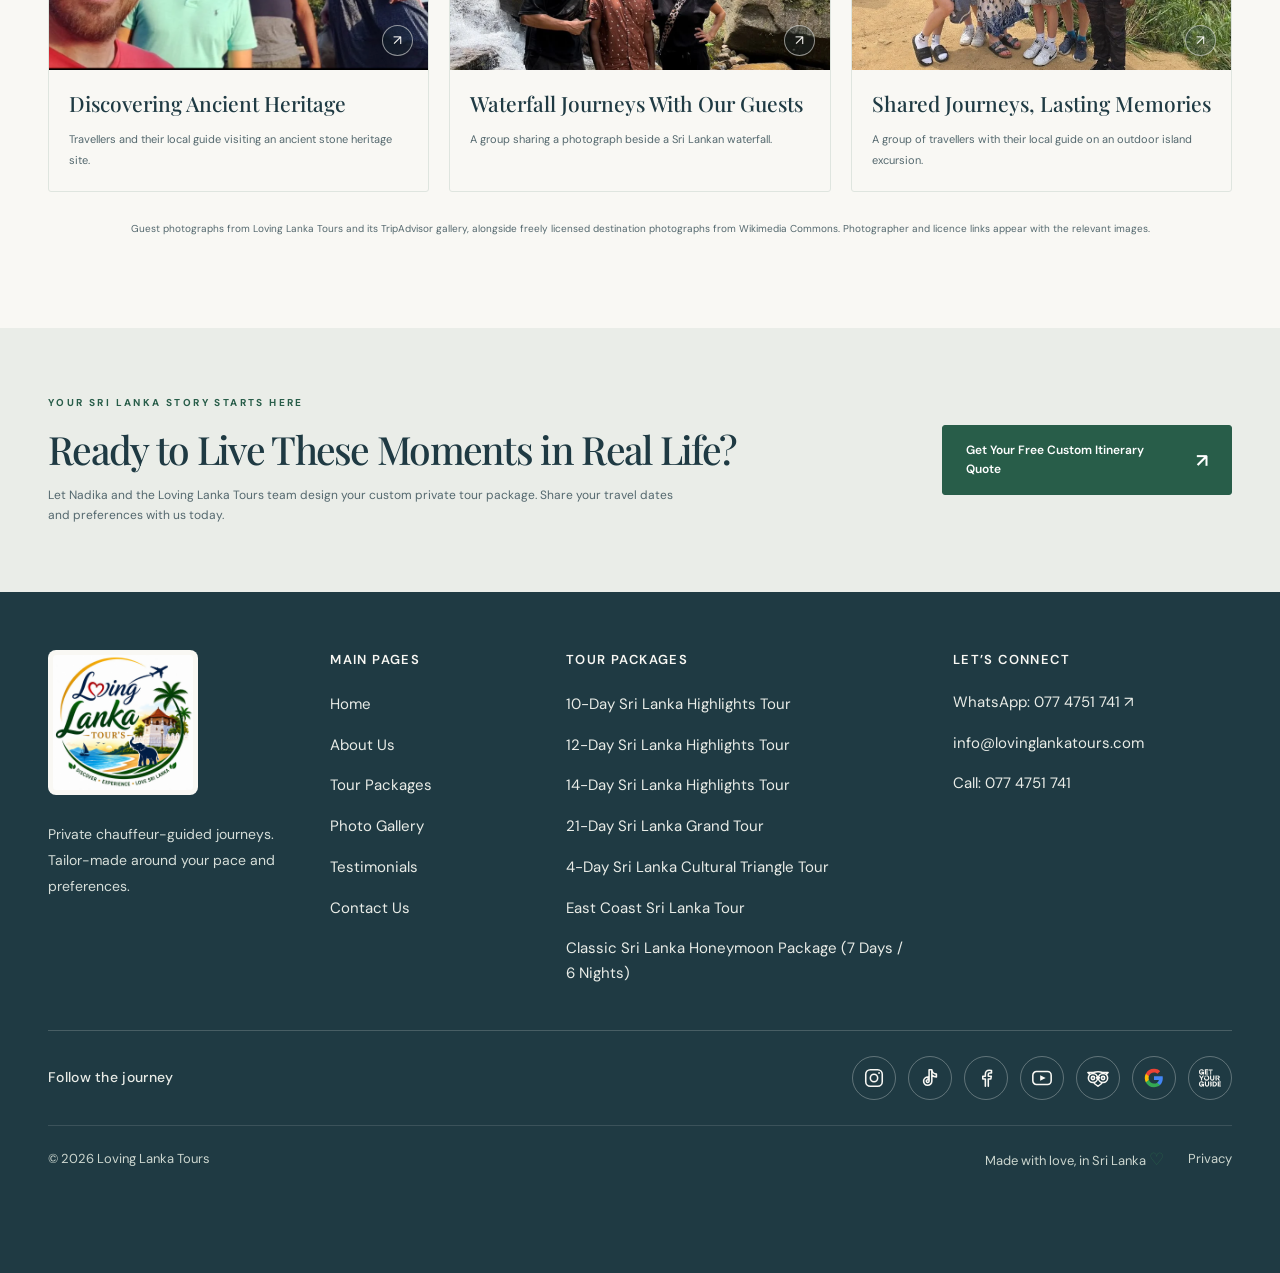
<file: gallery.html>
<!doctype html>
<html lang="en">
<head>
<meta charset="UTF-8"><meta name="viewport" content="width=device-width,initial-scale=1">
<meta name="theme-color" content="#1f3a43"><meta name="description" content="Explore Sri Lanka private tour gallery highlights: ancient heritage, hill country trains, wildlife safaris, tropical beaches and island experiences.">
<title>Sri Lanka Private Tour Gallery | Loving Lanka Tours</title>
<meta property="og:type" content="website"><meta property="og:title" content="Sri Lanka Private Tour Gallery | Loving Lanka Tours"><meta property="og:description" content="Explore Sri Lanka private tour gallery highlights: ancient heritage, hill country trains, wildlife safaris, tropical beaches and island experiences."><meta property="og:image" content="assets/sigiriya.jpg">
<link rel="icon" href="assets/loving-lanka-logo.svg" type="image/svg+xml">
<link rel="stylesheet" href="styles.css?v=20261111-yellow-stars">
<script src="content.js?v=20261111-english-review-card" defer></script>
<script src="tour-content.js" defer></script>
<script src="app.js?v=20261127-family-photo-google-gyg" defer></script>
<script src="motion.js?v=20261106-contact-reviews" defer></script>
<script src="language.js?v=20261111-english-review-card" defer></script>
<script src="whatsapp-chat.js?v=20261030-chat" defer></script>
</head>
<body data-page="gallery">
<a class="skip-link" href="#main">Skip to content</a>
<header class="header">
<a class="brand" href="index.html" aria-label="Loving Lanka Tours home"><img class="brand-logo" src="assets/loving-lanka-logo.svg" alt="Loving Lanka Tours — Discover, Experience, Love Sri Lanka" width="102" height="99"></a>
<nav class="desktop-nav" aria-label="Main navigation"><a href="index.html" data-nav="home">Home</a><a href="tours.html" data-nav="tours">Tour Packages</a><a href="about.html" data-nav="about">About Us</a><a href="gallery.html" data-nav="gallery">Gallery</a><a href="reviews.html" data-nav="reviews">Testimonials</a></nav>
<a class="button button-small header-cta" href="contact.html">Plan your trip <span aria-hidden="true">↗</span></a>
<div class="language-picker notranslate" translate="no"><label class="language-label" for="site-language"><svg viewBox="0 0 24 24" fill="none" aria-hidden="true"><circle cx="12" cy="12" r="9" stroke="currentColor" stroke-width="1.5"/><path d="M3 12h18M12 3c5 5 5 13 0 18-5-5-5-13 0-18Z" stroke="currentColor" stroke-width="1.5"/></svg><span class="sr-only">Website language</span></label><select id="site-language" aria-label="Website language" title="Choose a language to translate this page with Google Translate" data-source-page="gallery.html"><option value="en" lang="en">English</option><option value="de" lang="de">Deutsch</option><option value="fr" lang="fr">Français</option></select></div>
<button class="menu-toggle" aria-label="Open navigation" aria-expanded="false" aria-controls="mobile-nav"><span></span><span></span></button>
<nav id="mobile-nav" class="mobile-nav" aria-label="Mobile navigation" hidden><a href="index.html">Home</a><a href="tours.html">Tour Packages</a><a href="about.html">About Us</a><a href="gallery.html">Gallery</a><a href="reviews.html">Testimonials</a><a href="contact.html">Plan your trip ↗</a></nav>
</header>
<main id="main"><section class="page-intro wrap"><span class="eyebrow pink">SRI LANKA PRIVATE TOUR GALLERY</span><h1>Photo Gallery – Visual Highlights of Sri Lanka Private Tours</h1><p>Discover Sri Lanka through guest travel moments, wildlife photography supplied by Loving Lanka Tours, and destination views. Explore the collection by category and open any photograph for a closer look.</p></section><section class="section wrap" style="padding-top:0"><div class="filters" aria-label="Gallery categories"><button class="filter" data-filter="All" aria-pressed="true">All Photos</button><button class="filter" data-filter="Ancient Heritage &amp; Culture" aria-pressed="false">Ancient Heritage &amp; Culture</button><button class="filter" data-filter="Hill Country &amp; Scenic Train" aria-pressed="false">Hill Country &amp; Scenic Train</button><button class="filter" data-filter="Wildlife Safaris" aria-pressed="false">Wildlife Safaris</button><button class="filter" data-filter="Tropical Beaches &amp; Coastline" aria-pressed="false">Tropical Beaches &amp; Coastline</button><button class="filter" data-filter="Guest Memories" aria-pressed="false">Guest Memories</button></div><div class="gallery-grid" id="gallery-grid"><figure class="gallery-destination has-photo"><button class="photo-button" data-photo="0" aria-label="View Majestic Sigiriya Rock Fortress"><img src="assets/lanka-guest-01.webp" alt="Majestic Sigiriya Rock Fortress" loading="lazy"></button><figcaption><strong>Majestic Sigiriya Rock Fortress</strong><p>Climbing the ancient royal citadel amidst tropical green forests.</p></figcaption></figure><figure class="gallery-destination has-photo"><button class="photo-button" data-photo="1" aria-label="View Sacred Temple of the Tooth Relic"><img src="assets/destination-tooth-temple.webp" alt="Sacred Temple of the Tooth Relic" loading="lazy"></button><figcaption><strong>Sacred Temple of the Tooth Relic</strong><p>Experiencing the spiritual heart of Kandy’s historic royal palace complex.</p><a class="photo-credit" href="https://commons.wikimedia.org/wiki/File:Front_view_of_Temple_of_the_Tooth,_Kandy.jpg" target="_blank" rel="noopener noreferrer">Photo: මියුරු සංකල්ප (MiyuruSankalpa) · Wikimedia Commons · CC BY-SA 3.0 <span aria-hidden="true">↗</span></a><span class="photo-license"><a href="https://creativecommons.org/licenses/by-sa/3.0" target="_blank" rel="noopener noreferrer">CC BY-SA 3.0 licence ↗</a> · Resized and cropped for display</span></figcaption></figure><figure class="gallery-destination has-photo"><button class="photo-button" data-photo="2" aria-label="View Misty Tea Plantations of Nuwara Eliya"><img src="assets/lanka-guest-32.webp" alt="Misty Tea Plantations of Nuwara Eliya" loading="lazy"></button><figcaption><strong>Misty Tea Plantations of Nuwara Eliya</strong><p>Walking through lush green hills where world-famous Ceylon tea is grown.</p></figcaption></figure><figure class="gallery-destination has-photo"><button class="photo-button" data-photo="3" aria-label="View The Iconic Nine Arch Bridge in Ella"><img src="assets/lanka-guest-31.webp" alt="The Iconic Nine Arch Bridge in Ella" loading="lazy"></button><figcaption><strong>The Iconic Nine Arch Bridge in Ella</strong><p>Capturing the historic architectural railway masterpiece hidden in the green hills of Ella.</p></figcaption></figure><figure class="gallery-destination has-photo"><button class="photo-button" data-photo="4" aria-label="View Wild Elephants in Safari"><img src="assets/lanka-guest-25.webp" alt="Wild Elephants in Safari" loading="lazy"></button><figcaption><strong>Wild Elephants in Safari</strong><p>Spotting majestic herds roaming freely during a morning jeep safari.</p></figcaption></figure><figure class="gallery-destination has-photo"><button class="photo-button" data-photo="5" aria-label="View Pristine Mirissa Coastline"><img src="assets/destination-mirissa.webp" alt="Pristine Mirissa Coastline" loading="lazy"></button><figcaption><strong>Pristine Mirissa Coastline</strong><p>Enjoying golden sand beaches and peaceful Indian Ocean sunsets along the southern coast.</p><a class="photo-credit" href="https://commons.wikimedia.org/wiki/File:Mirissa_beach_Sri_Lanka_(29959458812).jpg" target="_blank" rel="noopener noreferrer">Photo: dronepicr · Wikimedia Commons · CC BY 2.0 <span aria-hidden="true">↗</span></a><span class="photo-license"><a href="https://creativecommons.org/licenses/by/2.0" target="_blank" rel="noopener noreferrer">CC BY 2.0 licence ↗</a> · Resized and cropped for display</span></figcaption></figure><figure class="gallery-destination has-photo"><button class="photo-button" data-photo="6" aria-label="View Historic Galle Fort Ramparts"><img src="assets/destination-galle-fort.webp" alt="Historic Galle Fort Ramparts" loading="lazy"></button><figcaption><strong>Historic Galle Fort Ramparts</strong><p>Exploring colonial-era streets, boutique shops, and ocean-facing walls.</p><a class="photo-credit" href="https://commons.wikimedia.org/wiki/File:Galle_Fort_wall_and_lighthouse.jpg" target="_blank" rel="noopener noreferrer">Photo: Jan Kranendonk · 1992 · Wikimedia Commons · CC BY-SA 4.0 <span aria-hidden="true">↗</span></a><span class="photo-license"><a href="https://creativecommons.org/licenses/by-sa/4.0" target="_blank" rel="noopener noreferrer">CC BY-SA 4.0 licence ↗</a> · Resized and cropped for display</span></figcaption></figure><figure class="gallery-destination has-photo"><button class="photo-button" data-photo="7" aria-label="View Ancient Dambulla Cave Temple"><img src="assets/lanka-guest-16.webp" alt="Ancient Dambulla Cave Temple" loading="lazy"></button><figcaption><strong>Ancient Dambulla Cave Temple</strong><p>Discovering centuries-old Buddhist statues and vibrant ceiling murals.</p></figcaption></figure><figure class="gallery-destination has-photo"><button class="photo-button" data-photo="8" aria-label="View Trincomalee’s East Coast Waters"><img src="assets/destination-nilaveli.webp" alt="Trincomalee’s East Coast Waters" loading="lazy"></button><figcaption><strong>Trincomalee’s East Coast Waters</strong><p>Relaxing on the crystal-clear, calm shores of Nilaveli Beach on Sri Lanka&#39;s tropical east coast.</p><a class="photo-credit" href="https://commons.wikimedia.org/wiki/File:Nilaveli_Beach.jpg" target="_blank" rel="noopener noreferrer">Photo: Dulakshi · Wikimedia Commons · CC BY-SA 4.0 <span aria-hidden="true">↗</span></a><span class="photo-license"><a href="https://creativecommons.org/licenses/by-sa/4.0" target="_blank" rel="noopener noreferrer">CC BY-SA 4.0 licence ↗</a> · Resized and cropped for display</span></figcaption></figure><figure class="gallery-destination has-photo"><button class="photo-button" data-photo="9" aria-label="View Ancient Stone Statues at Gal Vihara"><img src="assets/destination-gal-vihara.webp" alt="Ancient Stone Statues at Gal Vihara" loading="lazy"></button><figcaption><strong>Ancient Stone Statues at Gal Vihara</strong><p>Marveling at magnificent granite-carved Buddha statues in the ancient kingdom of Polonnaruwa.</p><a class="photo-credit" href="https://commons.wikimedia.org/wiki/File:Gal_Vihara_(30128523187).jpg" target="_blank" rel="noopener noreferrer">Photo: David Stanley · Wikimedia Commons · CC BY 2.0 <span aria-hidden="true">↗</span></a><span class="photo-license"><a href="https://creativecommons.org/licenses/by/2.0" target="_blank" rel="noopener noreferrer">CC BY 2.0 licence ↗</a> · Resized and cropped for display</span></figcaption></figure><figure class="gallery-destination has-photo"><button class="photo-button" data-photo="10" aria-label="View Traditional Village Cooking"><img src="assets/lanka-tripadvisor-cooking.webp" alt="Traditional Village Cooking" loading="lazy"></button><figcaption><strong>Traditional Village Cooking</strong><p>Enjoying authentic spices and home-cooked rice and curry with local hosts.</p><a class="photo-credit" href="https://www.tripadvisor.com/Attraction_Review-g304138-d16664850-Reviews-Loving_Lanka_Tours-Kandy_Kandy_District_Central_Province.html#/media/16664850/" target="_blank" rel="noopener noreferrer">Photo: Celine D · Loving Lanka Tours gallery on Tripadvisor · June 2019 <span aria-hidden="true">↗</span></a></figcaption></figure><figure class="gallery-destination has-photo"><button class="photo-button" data-photo="11" aria-label="View Scenic Hill-Country Waterfalls"><img src="assets/lanka-guest-06.webp" alt="Scenic Hill-Country Waterfalls" loading="lazy"></button><figcaption><strong>Scenic Hill-Country Waterfalls</strong><p>Stopping by cascading mountain waterfalls like Ramboda along scenic private transfer routes.</p></figcaption></figure><figure class="gallery-destination has-photo"><button class="photo-button" data-photo="12" aria-label="View A Leopard in the Treetops"><img src="assets/lanka-wildlife-01.webp" alt="A Leopard in the Treetops" loading="lazy"></button><figcaption><strong>A Leopard in the Treetops</strong><p>A leopard resting across a tree branch.</p></figcaption></figure><figure class="gallery-destination has-photo"><button class="photo-button" data-photo="13" aria-label="View A Quiet Moment on the Rocks"><img src="assets/lanka-wildlife-02.webp" alt="A Quiet Moment on the Rocks" loading="lazy"></button><figcaption><strong>A Quiet Moment on the Rocks</strong><p>A leopard resting on a rocky outcrop.</p></figcaption></figure><figure class="gallery-destination has-photo"><button class="photo-button" data-photo="14" aria-label="View A Bird of Prey Against Blue Skies"><img src="assets/lanka-wildlife-03.webp" alt="A Bird of Prey Against Blue Skies" loading="lazy"></button><figcaption><strong>A Bird of Prey Against Blue Skies</strong><p>A white-headed bird of prey perched above the foliage.</p></figcaption></figure><figure class="gallery-destination has-photo"><button class="photo-button" data-photo="15" aria-label="View Crocodile in the Grass"><img src="assets/lanka-wildlife-04.webp" alt="Crocodile in the Grass" loading="lazy"></button><figcaption><strong>Crocodile in the Grass</strong><p>A crocodile resting with its jaws open.</p></figcaption></figure><figure class="gallery-destination has-photo"><button class="photo-button" data-photo="16" aria-label="View Wings Above the Wetlands"><img src="assets/lanka-wildlife-05.webp" alt="Wings Above the Wetlands" loading="lazy"></button><figcaption><strong>Wings Above the Wetlands</strong><p>Two white birds with wings spread above the green grass.</p></figcaption></figure><figure class="gallery-destination has-photo"><button class="photo-button" data-photo="17" aria-label="View Watching From the Branches"><img src="assets/lanka-wildlife-06.webp" alt="Watching From the Branches" loading="lazy"></button><figcaption><strong>Watching From the Branches</strong><p>A crested bird of prey perched among the trees.</p></figcaption></figure><figure class="gallery-destination has-photo"><button class="photo-button" data-photo="18" aria-label="View Life Around a Woven Nest"><img src="assets/lanka-wildlife-07.webp" alt="Life Around a Woven Nest" loading="lazy"></button><figcaption><strong>Life Around a Woven Nest</strong><p>A small bird attending a hanging woven nest.</p></figcaption></figure><figure class="gallery-destination has-photo"><button class="photo-button" data-photo="19" aria-label="View A Lizard Up Close"><img src="assets/lanka-wildlife-08.webp" alt="A Lizard Up Close" loading="lazy"></button><figcaption><strong>A Lizard Up Close</strong><p>A lizard resting on a weathered branch.</p></figcaption></figure><figure class="gallery-destination has-photo"><button class="photo-button" data-photo="20" aria-label="View A Peacock’s Colours"><img src="assets/lanka-wildlife-09.webp" alt="A Peacock’s Colours" loading="lazy"></button><figcaption><strong>A Peacock’s Colours</strong><p>A peacock displaying its colourful fan of feathers.</p></figcaption></figure><figure class="gallery-destination has-photo"><button class="photo-button" data-photo="21" aria-label="View A Flash of Blue"><img src="assets/lanka-wildlife-10.webp" alt="A Flash of Blue" loading="lazy"></button><figcaption><strong>A Flash of Blue</strong><p>A kingfisher perched on a branch against a green backdrop.</p></figcaption></figure><figure class="gallery-destination has-photo"><button class="photo-button" data-photo="22" aria-label="View A Bird Among the Green Leaves"><img src="assets/lanka-wildlife-11.webp" alt="A Bird Among the Green Leaves" loading="lazy"></button><figcaption><strong>A Bird Among the Green Leaves</strong><p>A crested bird stretching its wing among the leaves.</p></figcaption></figure><figure class="gallery-destination has-photo"><button class="photo-button" data-photo="23" aria-label="View Forest Birdlife"><img src="assets/lanka-wildlife-12.webp" alt="Forest Birdlife" loading="lazy"></button><figcaption><strong>Forest Birdlife</strong><p>A colourful small bird perched quietly among the branches.</p></figcaption></figure><figure class="gallery-destination has-photo"><button class="photo-button" data-photo="24" aria-label="View Spotted Deer in the Woodland"><img src="assets/lanka-wildlife-13.webp" alt="Spotted Deer in the Woodland" loading="lazy"></button><figcaption><strong>Spotted Deer in the Woodland</strong><p>An antlered spotted deer standing among the trees.</p></figcaption></figure><figure class="gallery-destination has-photo"><button class="photo-button" data-photo="25" aria-label="View A Crested Bird of Prey"><img src="assets/lanka-wildlife-14.webp" alt="A Crested Bird of Prey" loading="lazy"></button><figcaption><strong>A Crested Bird of Prey</strong><p>A bird of prey standing on the grass.</p></figcaption></figure><figure class="gallery-destination has-photo"><button class="photo-button" data-photo="26" aria-label="View Wings in Motion"><img src="assets/lanka-wildlife-15.webp" alt="Wings in Motion" loading="lazy"></button><figcaption><strong>Wings in Motion</strong><p>A small bird captured in flight.</p></figcaption></figure><figure class="gallery-destination has-photo"><button class="photo-button" data-photo="27" aria-label="View Monitor Lizard in the Grass"><img src="assets/lanka-wildlife-16.webp" alt="Monitor Lizard in the Grass" loading="lazy"></button><figcaption><strong>Monitor Lizard in the Grass</strong><p>A monitor lizard moving through short grass.</p></figcaption></figure><figure class="gallery-destination has-photo"><button class="photo-button" data-photo="28" aria-label="View Another View of the Peacock"><img src="assets/lanka-wildlife-17.webp" alt="Another View of the Peacock" loading="lazy"></button><figcaption><strong>Another View of the Peacock</strong><p>The patterned back of a peacock’s raised feathers.</p></figcaption></figure><figure class="gallery-destination has-photo"><button class="photo-button" data-photo="29" aria-label="View A Young Monkey in the Trees"><img src="assets/lanka-wildlife-18.webp" alt="A Young Monkey in the Trees" loading="lazy"></button><figcaption><strong>A Young Monkey in the Trees</strong><p>A young monkey perched beside sunlit leaves.</p></figcaption></figure><figure class="gallery-destination has-photo"><button class="photo-button" data-photo="30" aria-label="View A Catch in the Shallows"><img src="assets/lanka-wildlife-19.webp" alt="A Catch in the Shallows" loading="lazy"></button><figcaption><strong>A Catch in the Shallows</strong><p>A white wading bird holding a fish in shallow water.</p></figcaption></figure><figure class="gallery-destination has-photo"><button class="photo-button" data-photo="31" aria-label="View A Bird of Prey With Its Catch"><img src="assets/lanka-wildlife-20.webp" alt="A Bird of Prey With Its Catch" loading="lazy"></button><figcaption><strong>A Bird of Prey With Its Catch</strong><p>A bird of prey flying with a fish in its claws.</p></figcaption></figure><figure class="gallery-destination has-photo"><button class="photo-button" data-photo="32" aria-label="View Golden Birdlife"><img src="assets/lanka-wildlife-21.webp" alt="Golden Birdlife" loading="lazy"></button><figcaption><strong>Golden Birdlife</strong><p>A bright yellow and black bird perched on a branch.</p></figcaption></figure><figure class="gallery-destination has-photo"><button class="photo-button" data-photo="33" aria-label="View Deer at the Water’s Edge"><img src="assets/lanka-wildlife-22.webp" alt="Deer at the Water’s Edge" loading="lazy"></button><figcaption><strong>Deer at the Water’s Edge</strong><p>A group of spotted deer gathered beside the water.</p></figcaption></figure><figure class="gallery-destination has-photo"><button class="photo-button" data-photo="34" aria-label="View A Colourful Wading Bird"><img src="assets/lanka-wildlife-23.webp" alt="A Colourful Wading Bird" loading="lazy"></button><figcaption><strong>A Colourful Wading Bird</strong><p>A long-legged bird foraging beside the water.</p></figcaption></figure><figure class="gallery-destination has-photo"><button class="photo-button" data-photo="35" aria-label="View A Heron by the Water"><img src="assets/lanka-wildlife-24.webp" alt="A Heron by the Water" loading="lazy"></button><figcaption><strong>A Heron by the Water</strong><p>A grey heron perched on a fallen branch.</p></figcaption></figure><figure class="gallery-destination has-photo"><button class="photo-button" data-photo="36" aria-label="View A Hornbill Above the Trees"><img src="assets/lanka-wildlife-25.webp" alt="A Hornbill Above the Trees" loading="lazy"></button><figcaption><strong>A Hornbill Above the Trees</strong><p>A hornbill perched high on a bare branch.</p></figcaption></figure><figure class="gallery-destination has-photo"><button class="photo-button" data-photo="37" aria-label="View A Wild Boar on the Trail"><img src="assets/lanka-wildlife-26.webp" alt="A Wild Boar on the Trail" loading="lazy"></button><figcaption><strong>A Wild Boar on the Trail</strong><p>A wild boar crossing a sandy track.</p></figcaption></figure><figure class="gallery-destination has-photo"><button class="photo-button" data-photo="38" aria-label="View Tea Country Discovery"><img src="assets/lanka-guest-02.webp" alt="Tea Country Discovery" loading="lazy"></button><figcaption><strong>Tea Country Discovery</strong><p>Exploring Sri Lanka’s green tea fields.</p></figcaption></figure><figure class="gallery-destination has-photo"><button class="photo-button" data-photo="39" aria-label="View Meeting Tea Country Hosts"><img src="assets/lanka-guest-03.webp" alt="Meeting Tea Country Hosts" loading="lazy"></button><figcaption><strong>Meeting Tea Country Hosts</strong><p>Guests sharing a moment with local hosts in the tea hills.</p></figcaption></figure><figure class="gallery-destination has-photo"><button class="photo-button" data-photo="40" aria-label="View An Island View to Remember"><img src="assets/lanka-guest-04.webp" alt="An Island View to Remember" loading="lazy"></button><figcaption><strong>An Island View to Remember</strong><p>A traveller enjoying a scenic lakeside viewpoint.</p></figcaption></figure><figure class="gallery-destination has-photo"><button class="photo-button" data-photo="41" aria-label="View Waterfall Valley Views"><img src="assets/lanka-guest-05.webp" alt="Waterfall Valley Views" loading="lazy"></button><figcaption><strong>Waterfall Valley Views</strong><p>Travellers enjoying the green hills and distant waterfalls.</p></figcaption></figure><figure class="gallery-destination has-photo"><button class="photo-button" data-photo="42" aria-label="View Among the Tea Hills"><img src="assets/lanka-guest-07.webp" alt="Among the Tea Hills" loading="lazy"></button><figcaption><strong>Among the Tea Hills</strong><p>A quiet moment overlooking the tea-covered hills.</p></figcaption></figure><figure class="gallery-destination has-photo"><button class="photo-button" data-photo="43" aria-label="View Lakeside Travel Moments"><img src="assets/lanka-guest-08.webp" alt="Lakeside Travel Moments" loading="lazy"></button><figcaption><strong>Lakeside Travel Moments</strong><p>Enjoying blue skies beside a hill-country lake.</p></figcaption></figure><figure class="gallery-destination has-photo"><button class="photo-button" data-photo="44" aria-label="View A Swing Above the Hills"><img src="assets/lanka-guest-09.webp" alt="A Swing Above the Hills" loading="lazy"></button><figcaption><strong>A Swing Above the Hills</strong><p>Two travellers enjoying a swing above the green hills.</p></figcaption></figure><figure class="gallery-destination has-photo"><button class="photo-button" data-photo="45" aria-label="View Nine Arch Bridge With Our Guests"><img src="assets/lanka-guest-10.webp" alt="Nine Arch Bridge With Our Guests" loading="lazy"></button><figcaption><strong>Nine Arch Bridge With Our Guests</strong><p>A shared group photo beside Ella’s Nine Arch Bridge.</p></figcaption></figure><figure class="gallery-destination has-photo"><button class="photo-button" data-photo="46" aria-label="View Family Travel Moments"><img src="assets/lanka-guest-11.webp" alt="Family Travel Moments" loading="lazy"></button><figcaption><strong>Family Travel Moments</strong><p>A local guide and young travellers sharing a relaxed moment.</p></figcaption></figure><figure class="gallery-destination has-photo"><button class="photo-button" data-photo="47" aria-label="View Travelling Together in Hill Country"><img src="assets/lanka-guest-12.webp" alt="Travelling Together in Hill Country" loading="lazy"></button><figcaption><strong>Travelling Together in Hill Country</strong><p>Guests and their local guide overlooking Sri Lanka’s mountain scenery.</p></figcaption></figure><figure class="gallery-destination has-photo"><button class="photo-button" data-photo="48" aria-label="View Waterfall Walks With Our Guests"><img src="assets/lanka-guest-13.webp" alt="Waterfall Walks With Our Guests" loading="lazy"></button><figcaption><strong>Waterfall Walks With Our Guests</strong><p>A guide and travellers visiting a lush waterfall setting.</p></figcaption></figure><figure class="gallery-destination has-photo"><button class="photo-button" data-photo="49" aria-label="View Views Across the Island"><img src="assets/lanka-guest-14.webp" alt="Views Across the Island" loading="lazy"></button><figcaption><strong>Views Across the Island</strong><p>Travellers and their guide enjoying a wide landscape view.</p></figcaption></figure><figure class="gallery-destination has-photo"><button class="photo-button" data-photo="50" aria-label="View Bridge-Side Memories in Ella"><img src="assets/lanka-guest-15.webp" alt="Bridge-Side Memories in Ella" loading="lazy"></button><figcaption><strong>Bridge-Side Memories in Ella</strong><p>Friends and families pausing for a photo at Nine Arch Bridge.</p></figcaption></figure><figure class="gallery-destination has-photo"><button class="photo-button" data-photo="51" aria-label="View A Wildlife Stop Along the Way"><img src="assets/lanka-guest-17.webp" alt="A Wildlife Stop Along the Way" loading="lazy"></button><figcaption><strong>A Wildlife Stop Along the Way</strong><p>Travellers and their guide sharing a moment during an island outing.</p></figcaption></figure><figure class="gallery-destination has-photo"><button class="photo-button" data-photo="52" aria-label="View Exploring Sri Lanka’s Temple Heritage"><img src="assets/lanka-guest-18.webp" alt="Exploring Sri Lanka’s Temple Heritage" loading="lazy"></button><figcaption><strong>Exploring Sri Lanka’s Temple Heritage</strong><p>Guests and their guide at a historic cave-temple site.</p></figcaption></figure><figure class="gallery-destination has-photo"><button class="photo-button" data-photo="53" aria-label="View A Walk Through the Gardens"><img src="assets/lanka-guest-19.webp" alt="A Walk Through the Gardens" loading="lazy"></button><figcaption><strong>A Walk Through the Gardens</strong><p>A guide and travellers exploring landscaped gardens.</p></figcaption></figure><figure class="gallery-destination has-photo"><button class="photo-button" data-photo="54" aria-label="View Sigiriya With Our Guests"><img src="assets/lanka-guest-20.webp" alt="Sigiriya With Our Guests" loading="lazy"></button><figcaption><strong>Sigiriya With Our Guests</strong><p>A shared photo beneath the unmistakable Sigiriya Rock Fortress.</p></figcaption></figure><figure class="gallery-destination has-photo"><button class="photo-button" data-photo="55" aria-label="View Above the Tropical Forest"><img src="assets/lanka-guest-21.webp" alt="Above the Tropical Forest" loading="lazy"></button><figcaption><strong>Above the Tropical Forest</strong><p>Guests and their guide enjoying a panoramic forest viewpoint.</p></figcaption></figure><figure class="gallery-destination has-photo"><button class="photo-button" data-photo="56" aria-label="View Discovering the Hills Together"><img src="assets/lanka-guest-22.webp" alt="Discovering the Hills Together" loading="lazy"></button><figcaption><strong>Discovering the Hills Together</strong><p>Travellers and their local guide surrounded by mountain scenery.</p></figcaption></figure><figure class="gallery-destination has-photo"><button class="photo-button" data-photo="57" aria-label="View Personal Journeys With Our Team"><img src="assets/lanka-guest-23.webp" alt="Personal Journeys With Our Team" loading="lazy"></button><figcaption><strong>Personal Journeys With Our Team</strong><p>Guests and their local guide sharing a photo in a green outdoor setting.</p></figcaption></figure><figure class="gallery-destination has-photo"><button class="photo-button" data-photo="58" aria-label="View Memories Beneath Sigiriya"><img src="assets/lanka-guest-24.webp" alt="Memories Beneath Sigiriya" loading="lazy"></button><figcaption><strong>Memories Beneath Sigiriya</strong><p>Travellers and their guide with Sigiriya in the background.</p></figcaption></figure><figure class="gallery-destination has-photo"><button class="photo-button" data-photo="59" aria-label="View Golden Light Across the Forest"><img src="assets/lanka-guest-26.webp" alt="Golden Light Across the Forest" loading="lazy"></button><figcaption><strong>Golden Light Across the Forest</strong><p>A traveller taking in a golden view over the tropical forest.</p></figcaption></figure><figure class="gallery-destination has-photo"><button class="photo-button" data-photo="60" aria-label="View Green Hill-Country Landscapes"><img src="assets/lanka-guest-27.webp" alt="Green Hill-Country Landscapes" loading="lazy"></button><figcaption><strong>Green Hill-Country Landscapes</strong><p>A traveller enjoying a scenic mountain stop.</p></figcaption></figure><figure class="gallery-destination has-photo"><button class="photo-button" data-photo="61" aria-label="View A Mountain View to Remember"><img src="assets/lanka-guest-28.webp" alt="A Mountain View to Remember" loading="lazy"></button><figcaption><strong>A Mountain View to Remember</strong><p>A peaceful moment above the green mountain valleys.</p></figcaption></figure><figure class="gallery-destination has-photo"><button class="photo-button" data-photo="62" aria-label="View Sunset Colours Over Sri Lanka"><img src="assets/lanka-guest-29.webp" alt="Sunset Colours Over Sri Lanka" loading="lazy"></button><figcaption><strong>Sunset Colours Over Sri Lanka</strong><p>A traveller watching a colourful sunset above the forest.</p></figcaption></figure><figure class="gallery-destination has-photo"><button class="photo-button" data-photo="63" aria-label="View In the Tea Fields"><img src="assets/lanka-guest-30.webp" alt="In the Tea Fields" loading="lazy"></button><figcaption><strong>In the Tea Fields</strong><p>A visitor exploring Sri Lanka’s green tea plantations.</p></figcaption></figure><figure class="gallery-destination has-photo"><button class="photo-button" data-photo="64" aria-label="View A Scenic Island Escape"><img src="assets/lanka-guest-33.webp" alt="A Scenic Island Escape" loading="lazy"></button><figcaption><strong>A Scenic Island Escape</strong><p>A traveller enjoying a green mountain setting.</p></figcaption></figure><figure class="gallery-destination has-photo"><button class="photo-button" data-photo="65" aria-label="View Tea Country Hospitality"><img src="assets/lanka-guest-34.webp" alt="Tea Country Hospitality" loading="lazy"></button><figcaption><strong>Tea Country Hospitality</strong><p>Guests meeting local hosts among the tea bushes.</p></figcaption></figure><figure class="gallery-destination has-photo"><button class="photo-button" data-photo="66" aria-label="View Discovering Ancient Heritage"><img src="assets/lanka-guest-35.webp" alt="Discovering Ancient Heritage" loading="lazy"></button><figcaption><strong>Discovering Ancient Heritage</strong><p>Travellers and their local guide visiting an ancient stone heritage site.</p></figcaption></figure><figure class="gallery-destination has-photo"><button class="photo-button" data-photo="67" aria-label="View Waterfall Journeys With Our Guests"><img src="assets/lanka-guest-36.webp" alt="Waterfall Journeys With Our Guests" loading="lazy"></button><figcaption><strong>Waterfall Journeys With Our Guests</strong><p>A group sharing a photograph beside a Sri Lankan waterfall.</p></figcaption></figure><figure class="gallery-destination has-photo"><button class="photo-button" data-photo="68" aria-label="View Shared Journeys, Lasting Memories"><img src="assets/lanka-guest-37.webp" alt="Shared Journeys, Lasting Memories" loading="lazy"></button><figcaption><strong>Shared Journeys, Lasting Memories</strong><p>A group of travellers with their local guide on an outdoor island excursion.</p></figcaption></figure></div><p class="review-source">Guest photographs from Loving Lanka Tours and its TripAdvisor gallery, alongside freely licensed destination photographs from Wikimedia Commons. Photographer and licence links appear with the relevant images.</p></section><section class="cta-section"><div class="wrap cta-inner"><div><span class="eyebrow pink">YOUR SRI LANKA STORY STARTS HERE</span><h2>Ready to Live These Moments in Real Life?</h2><p>Let Nadika and the Loving Lanka Tours team design your custom private tour package. Share your travel dates and preferences with us today.</p></div><div class="cta-actions"><a href="contact.html" class="button">Get Your Free Custom Itinerary Quote <span aria-hidden="true">↗</span></a></div></div></section></main>
<footer class="footer"><div class="footer-top wrap"><div><a class="brand footer-brand" href="index.html"><img class="brand-logo" src="assets/loving-lanka-logo.svg" alt="Loving Lanka Tours — Discover, Experience, Love Sri Lanka" width="102" height="99"></a><p>Private chauffeur-guided journeys.<br>Tailor-made around your pace and preferences.</p></div><div class="footer-pages"><h2 class="footer-heading">Main Pages</h2><nav aria-label="Footer main pages"><a href="index.html">Home</a><a href="about.html">About Us</a><a href="tours.html">Tour Packages</a><a href="gallery.html">Photo Gallery</a><a href="reviews.html">Testimonials</a><a href="contact.html">Contact Us</a></nav></div><div class="footer-tours"><h2 class="footer-heading">Tour Packages</h2><nav aria-label="Footer tour packages"><a href="tour-highlights-10.html">10-Day Sri Lanka Highlights Tour</a><a href="tour-highlights-12.html">12-Day Sri Lanka Highlights Tour</a><a href="tour-highlights-14.html">14-Day Sri Lanka Highlights Tour</a><a href="tour-grand-21.html">21-Day Sri Lanka Grand Tour</a><a href="tour-culture-4.html">4-Day Sri Lanka Cultural Triangle Tour</a><a href="tour-east-coast.html">East Coast Sri Lanka Tour</a><a href="tour-honeymoon-7.html">Classic Sri Lanka Honeymoon Package (7 Days / 6 Nights)</a></nav></div><div><span class="eyebrow">LET’S CONNECT</span><a href="https://wa.me/94774751741" target="_blank" rel="noopener">WhatsApp: 077 4751 741 ↗</a><a href="mailto:info@lovinglankatours.com">info@lovinglankatours.com</a><a href="tel:+94774751741">Call: 077 4751 741</a></div></div><div class="footer-social wrap"><span class="footer-social-label">Follow the journey</span><nav class="footer-social-icons" aria-label="Follow Loving Lanka Tours"><a href="https://www.instagram.com/lovinglanka_by_nadika/" target="_blank" rel="noopener noreferrer" aria-label="Loving Lanka Tours on Instagram (opens in a new tab)" title="Instagram"><svg viewBox="0 0 24 24" fill="none" stroke="currentColor" stroke-width="1.7" stroke-linecap="round" stroke-linejoin="round" aria-hidden="true"><rect x="3" y="3" width="18" height="18" rx="5"/><circle cx="12" cy="12" r="4"/><circle cx="17.5" cy="6.5" r="1" fill="currentColor" stroke="none"/></svg></a><a href="https://www.tiktok.com/@loving_lanka_tours" target="_blank" rel="noopener noreferrer" aria-label="Loving Lanka Tours on TikTok (opens in a new tab)" title="TikTok"><svg viewBox="0 0 24 24" fill="none" stroke="currentColor" stroke-width="1.7" stroke-linecap="round" stroke-linejoin="round" aria-hidden="true"><path d="M14 3v12.5a4.5 4.5 0 1 1-4-4.5v3a1.5 1.5 0 1 0 1 1.5V3h3c.4 2.7 2.1 4.5 5 4.8v3c-2-.1-3.6-.8-5-2"/></svg></a><a href="https://www.facebook.com/lovinglankabynadika/" target="_blank" rel="noopener noreferrer" aria-label="Loving Lanka Tours on Facebook (opens in a new tab)" title="Facebook"><svg viewBox="0 0 24 24" fill="none" stroke="currentColor" stroke-width="1.7" stroke-linecap="round" stroke-linejoin="round" aria-hidden="true"><path d="M14.5 21v-8h2.8l.5-3h-3.3V8c0-.9.3-1.5 1.6-1.5H18V3.8c-.7-.1-1.6-.2-2.5-.2-2.5 0-4.2 1.5-4.2 4.3V10H8.5v3h2.8v8"/></svg></a><a href="https://www.youtube.com/channel/UCVi81lHfutHq9T9eoYvtcVw" target="_blank" rel="noopener noreferrer" aria-label="Loving Lanka Tours on YouTube (opens in a new tab)" title="YouTube"><svg viewBox="0 0 24 24" fill="none" stroke="currentColor" stroke-width="1.7" stroke-linecap="round" stroke-linejoin="round" aria-hidden="true"><rect x="2" y="5" width="20" height="14" rx="4"/><path d="m10 9 6 3-6 3Z" fill="currentColor" stroke="none"/></svg></a><a href="https://www.tripadvisor.co.uk/attraction_review-g304138-d16664850-reviews-loving_lanka_tours-kandy_kandy_district_central_province.html" target="_blank" rel="noopener noreferrer" aria-label="Loving Lanka Tours on Tripadvisor (opens in a new tab)" title="Tripadvisor"><svg viewBox="0 0 24 24" fill="none" stroke="currentColor" stroke-width="1.7" stroke-linecap="round" stroke-linejoin="round" aria-hidden="true"><path d="m3 8-2-2h6a16 16 0 0 1 10 0h6l-2 2M10.5 11.5l1.5 2 1.5-2M8 18l4 3 4-3"/><circle cx="6.5" cy="12" r="5"/><circle cx="17.5" cy="12" r="5"/><circle cx="6.5" cy="12" r="1.8"/><circle cx="17.5" cy="12" r="1.8"/></svg></a><a href="https://share.google/X7iT61F7IpJR98NSJ" target="_blank" rel="noopener noreferrer" aria-label="Loving Lanka Tours on Google (opens in a new tab)" title="Google"><svg viewBox="0 0 24 24" aria-hidden="true"><path fill="#4285F4" d="M21.6 12.23c0-.72-.06-1.42-.18-2.1H12v3.97h5.38a4.6 4.6 0 0 1-2 3.02v2.47h3.23c1.9-1.75 2.99-4.34 2.99-7.36Z"/><path fill="#34A853" d="M12 22c2.7 0 4.96-.9 6.61-2.41l-3.23-2.47c-.9.6-2.04.96-3.38.96-2.6 0-4.8-1.76-5.59-4.12H3.07v2.55A9.99 9.99 0 0 0 12 22Z"/><path fill="#FBBC05" d="M6.41 13.96a6 6 0 0 1 0-3.92V7.49H3.07a10 10 0 0 0 0 9.02l3.34-2.55Z"/><path fill="#EA4335" d="M12 5.92c1.47 0 2.79.5 3.82 1.5l2.87-2.88C16.95 2.9 14.7 2 12 2a9.99 9.99 0 0 0-8.93 5.49l3.34 2.55C7.2 7.68 9.4 5.92 12 5.92Z"/></svg></a><a href="https://www.getyourguide.com/loving-lanka-tours-s771110/" target="_blank" rel="noopener noreferrer" aria-label="Loving Lanka Tours on GetYourGuide (opens in a new tab)" title="GetYourGuide"><svg viewBox="0 -26.5 256 256" fill="currentColor" aria-hidden="true"><g><path d="M58.7693166,91.1888424 C58.7693166,87.1185495 61.9112971,84.1193863 65.8387727,84.1193863 C69.7662483,84.1193863 72.9082287,87.1899582 72.9082287,91.1888424 C72.9082287,95.2591353 69.7662483,98.2582985 65.8387727,98.2582985 C61.9112971,98.2582985 58.7693166,95.1877266 58.7693166,91.1888424 Z M71.3372385,78.4781032 C71.3372385,82.5483961 74.479219,85.5475593 78.4066946,85.5475593 C82.3341702,85.5475593 85.4761506,82.4769874 85.4761506,78.4781032 C85.4761506,74.4078103 82.3341702,71.4086471 78.4066946,71.4086471 C74.479219,71.4086471 71.3372385,74.4078103 71.3372385,78.4781032 Z M88.5467225,69.8376569 L88.5467225,82.5483961 C98.4725244,82.5483961 106.256067,90.6175732 106.256067,101.186053 C106.256067,111.754533 98.4011158,119.82371 88.5467225,119.82371 C78.6209205,119.82371 70.837378,111.754533 70.837378,101.186053 L56.9841004,101.186053 C56.9841004,118.75258 70.9801953,132.534449 88.5467225,132.534449 C106.11325,132.534449 120.109344,118.75258 120.109344,101.186053 C120.109344,83.6195258 106.11325,69.8376569 88.5467225,69.8376569 Z M231.006974,189.018689 L231.006974,176.950628 L253.35788,176.950628 L253.35788,164.882566 L231.006974,164.882566 L231.006974,153.028731 L255.642957,153.028731 L255.642957,140.889261 L217.439331,140.889261 L217.439331,201.08675 L256,201.08675 L256,188.94728 L231.006974,188.94728 L231.006974,189.018689 Z M209.370153,171.02371 C209.370153,188.304603 196.159554,201.08675 177.521897,201.08675 L157.670293,201.08675 L157.670293,140.817852 L177.521897,140.817852 C196.159554,140.817852 209.370153,153.742817 209.370153,171.02371 Z M195.516876,171.02371 C195.516876,160.740865 188.661646,152.957322 178.593026,152.957322 L171.166527,152.957322 L171.166527,189.018689 L178.593026,189.018689 C188.661646,189.018689 195.516876,181.306555 195.516876,171.02371 Z M104.899303,177.950349 C104.899303,184.876987 99.972106,190.01841 93.1882845,190.01841 C86.404463,190.01841 81.4772664,184.876987 81.4772664,177.950349 L81.4772664,140.960669 L68.0524407,140.960669 L68.0524407,177.736123 C68.0524407,191.946444 78.6923291,202.372106 93.1882845,202.372106 C107.68424,202.372106 118.324128,191.875035 118.324128,177.736123 L118.324128,140.960669 L104.899303,140.960669 L104.899303,177.950349 L104.899303,177.950349 Z M26.7782427,179.164296 L40.1316597,179.164296 C38.9177127,185.376848 33.4192469,190.161227 26.8496513,190.161227 C19.4945607,190.161227 13.567643,184.23431 13.567643,175.593863 L13.567643,166.667782 C13.567643,158.170153 19.9230126,151.886192 28.8490934,151.886192 C35.7757322,151.886192 41.9882845,155.670851 43.9877266,161.169317 L56.4842399,156.813389 C53.0566248,146.244909 41.7740586,139.675314 28.8490934,139.675314 C12.4965132,139.675314 0.357043236,150.672245 0.357043236,166.667782 L0.357043236,175.593863 C0.428451883,190.946722 11.7824268,202.372106 25.7785216,202.372106 C34.4903766,202.372106 42.2025105,197.94477 46.7012552,191.08954 L46.7012552,201.158159 L58.5550907,201.158159 L58.5550907,167.667503 L26.7782427,167.667503 L26.7782427,179.164296 Z M178.664435,107.827057 L178.664435,71.0516039 L165.239609,71.0516039 L165.239609,108.041283 C165.239609,114.967922 160.312413,120.109344 153.528591,120.109344 C146.74477,120.109344 141.817573,114.967922 141.817573,108.041283 L141.817573,71.0516039 L128.392748,71.0516039 L128.392748,107.827057 C128.392748,122.037378 139.032636,132.46304 153.528591,132.46304 C168.024547,132.46304 178.664435,122.037378 178.664435,107.827057 Z M22.7079498,131.249093 L36.2041841,131.249093 L36.2041841,108.398326 L58.8407252,71.0516039 L43.5592748,71.0516039 L29.2775453,95.6875872 L15.2100418,71.0516039 L0,71.0516039 L22.6365411,108.541144 L22.6365411,131.249093 L22.7079498,131.249093 Z M158.312971,1.14253835 L112.611437,1.14253835 L112.611437,13.2820084 L158.312971,13.2820084 L158.312971,1.14253835 Z M106.827336,49.2005579 L81.762901,49.2005579 L81.762901,37.1324965 L104.113808,37.1324965 L104.113808,25.0644351 L81.762901,25.0644351 L81.762901,13.2105997 L106.398884,13.2105997 L106.398884,1.07112971 L68.195258,1.07112971 L68.195258,61.2686192 L106.755927,61.2686192 L106.755927,49.2005579 L106.827336,49.2005579 Z M25.7785216,62.6253835 C34.4903766,62.6253835 42.2025105,58.1980474 46.7012552,51.3428173 L46.7012552,61.4114365 L58.5550907,61.4114365 L58.5550907,27.920781 L26.7782427,27.920781 L26.7782427,39.4889819 L40.1316597,39.4889819 C38.9177127,45.7015342 33.4192469,50.4859135 26.8496513,50.4859135 C19.4945607,50.4859135 13.567643,44.5589958 13.567643,35.9185495 L13.567643,26.9924686 C13.567643,18.4948396 19.9230126,12.2108787 28.8490934,12.2108787 C35.7757322,12.2108787 41.9882845,15.995537 43.9877266,21.4940028 L56.4842399,17.1380753 C53.0566248,6.56959554 41.7740586,0 28.8490934,0 C12.4965132,0 0.357043236,10.9969317 0.357043236,26.9924686 L0.357043236,35.9185495 C0.428451883,51.2 11.7824268,62.6253835 25.7785216,62.6253835 Z M209.441562,116.039052 L202.443515,108.683961 L209.370153,101.186053 L202.372106,93.8309623 L209.298745,86.3330544 L202.300697,78.9779637 L210.012831,71.0516039 L196.016736,71.0516039 L188.44742,79.0493724 L195.445467,86.404463 L188.518828,93.902371 L195.516876,101.257462 L188.590237,108.75537 L195.588285,116.11046 L188.661646,123.608368 L196.088145,131.320502 L210.155649,131.320502 L202.586332,123.53696 L209.441562,116.039052 Z M143.817015,169.238494 C145.816457,167.453278 149.172664,164.454114 149.172664,158.88424 C149.172664,153.385774 145.816457,150.315202 143.817015,148.529986 C143.745607,148.458577 143.674198,148.387169 143.602789,148.31576 C142.603068,147.24463 142.460251,145.745049 142.388842,145.030962 L142.388842,140.817852 L128.821199,140.817852 L128.821199,146.459135 L128.821199,146.459135 C128.821199,146.530544 128.821199,146.601953 128.821199,146.673361 C128.821199,152.171827 132.177406,155.242399 134.176848,157.027615 C135.605021,158.312971 135.605021,158.384379 135.605021,158.88424 C135.605021,159.3841 135.605021,159.455509 134.176848,160.740865 C132.248815,162.454672 129.106834,165.311018 128.892608,170.452441 L128.892608,170.452441 C128.892608,170.523849 128.892608,170.666667 128.892608,170.738075 C128.892608,170.809484 128.892608,170.809484 128.892608,170.880893 C128.892608,170.952301 128.892608,170.952301 128.892608,171.02371 C128.892608,171.095119 128.892608,171.237936 128.892608,171.309344 L128.892608,171.309344 C129.106834,176.450767 132.320223,179.307113 134.176848,181.020921 C135.605021,182.306276 135.605021,182.377685 135.605021,182.877545 C135.605021,183.377406 135.605021,183.448815 134.176848,184.73417 C132.177406,186.519386 128.821199,189.51855 128.821199,195.088424 C128.821199,195.159833 128.821199,195.231241 128.821199,195.30265 L128.821199,195.30265 L128.821199,200.943933 L142.388842,200.943933 L142.388842,196.730823 C142.388842,196.016736 142.603068,194.517155 143.602789,193.446025 C143.674198,193.374616 143.745607,193.303208 143.817015,193.231799 C145.816457,191.446583 149.172664,188.44742 149.172664,182.877545 C149.172664,177.379079 145.816457,174.308508 143.817015,172.523291 C142.53166,171.380753 142.388842,171.166527 142.388842,170.809484 C142.460251,170.595258 142.603068,170.381032 143.817015,169.238494 Z M128.678382,61.3400279 L142.174616,61.3400279 L142.174616,50.1288703 L128.678382,50.1288703 L128.678382,61.3400279 Z M142.246025,34.1333333 L128.749791,34.1333333 L128.749791,45.3444909 L142.246025,45.3444909 L142.246025,34.1333333 Z M142.246025,18.0663877 L128.749791,18.0663877 L128.749791,29.2775453 L142.246025,29.2775453 L142.246025,18.0663877 Z M244.574616,131.249093 L228.150628,108.255509 C236.148396,105.756206 241.718271,98.758159 241.718271,90.1891213 C241.718271,79.335007 232.720781,71.0516039 221.366806,71.0516039 L213.440446,71.0516039 L213.440446,83.2624826 L220.866946,83.2624826 C224.794421,83.2624826 227.864993,86.404463 227.864993,90.5461646 C227.864993,94.6878661 224.794421,97.8298466 220.866946,97.8298466 L213.440446,97.8298466 L213.440446,109.398047 L228.150628,131.320502 L244.574616,131.320502 L244.574616,131.249093 Z"/></g></svg></a></nav></div><div class="footer-bottom wrap"><span>© 2026 Loving Lanka Tours</span><span>Made with love, in Sri Lanka <span class="pink">♡</span></span><a href="privacy.html">Privacy</a></div></footer>
<dialog id="journey-dialog" class="journey-dialog" aria-label="Journey details"><button class="dialog-close" aria-label="Close journey details">×</button><div id="journey-detail"></div></dialog>
<dialog id="lightbox" class="lightbox" aria-label="Travel photo viewer"><button class="dialog-close" aria-label="Close photo">×</button><button class="lightbox-prev" aria-label="Previous photo">←</button><figure><img id="lightbox-image" alt=""><figcaption id="lightbox-caption"></figcaption></figure><button class="lightbox-next" aria-label="Next photo">→</button></dialog>
<section class="whatsapp-panel" id="whatsapp-panel" role="dialog" aria-labelledby="whatsapp-panel-title" aria-describedby="whatsapp-panel-note" hidden><div class="whatsapp-panel-header"><div><span class="eyebrow">LOVING LANKA TOURS</span><h2 id="whatsapp-panel-title">Chat with Nadika</h2></div><button class="whatsapp-panel-close" type="button" aria-label="Close WhatsApp message window">×</button></div><div class="whatsapp-panel-body"><p class="whatsapp-greeting">Hello! Tell Nadika about your Sri Lanka trip or ask a question.</p><form id="whatsapp-message-form"><label for="whatsapp-message">Your message</label><textarea id="whatsapp-message" name="message" rows="4" maxlength="2000" placeholder="Hi Nadika, I’d like to plan a tour…" required></textarea><p id="whatsapp-panel-note">Click Send to open WhatsApp with your message ready. You can send it to Nadika there.</p><button class="button whatsapp-send" type="submit" disabled>Send <span aria-hidden="true">↗</span></button></form></div></section>
<button class="whatsapp-float" type="button" aria-label="Chat with Nadika on WhatsApp" aria-expanded="false" aria-controls="whatsapp-panel" aria-haspopup="dialog"><svg viewBox="0 0 32 32" fill="currentColor" aria-hidden="true"><path d="M16 .8A15.1 15.1 0 0 0 3 23.6L.8 31.2l7.8-2A15.2 15.2 0 1 0 16 .8Zm0 27.5a12.5 12.5 0 0 1-6.4-1.8l-.5-.3-4.6 1.2 1.2-4.5-.3-.5a12.6 12.6 0 1 1 10.6 5.9Zm6.9-9.4c-.4-.2-2.3-1.1-2.6-1.2-.4-.1-.6-.2-.9.2l-1.2 1.4c-.2.2-.4.3-.8.1-1.1-.5-2.1-1.1-2.9-1.8a11 11 0 0 1-2-2.5c-.2-.4 0-.6.2-.8l.6-.7.4-.7c.1-.2 0-.5 0-.7l-1.2-2.8c-.3-.7-.6-.6-.8-.6h-.7c-.3 0-.7.1-1 .5a4.2 4.2 0 0 0-1.3 3.1c0 1.9 1.4 3.6 1.6 3.9.2.2 2.7 4.1 6.5 5.8.9.4 1.6.6 2.2.8 1 .3 1.9.2 2.6.1.8-.1 2.3-.9 2.6-1.8.3-.9.3-1.7.2-1.8-.1-.2-.3-.3-.7-.5Z"/></svg><span>WhatsApp</span></button>
</body></html>
</file>
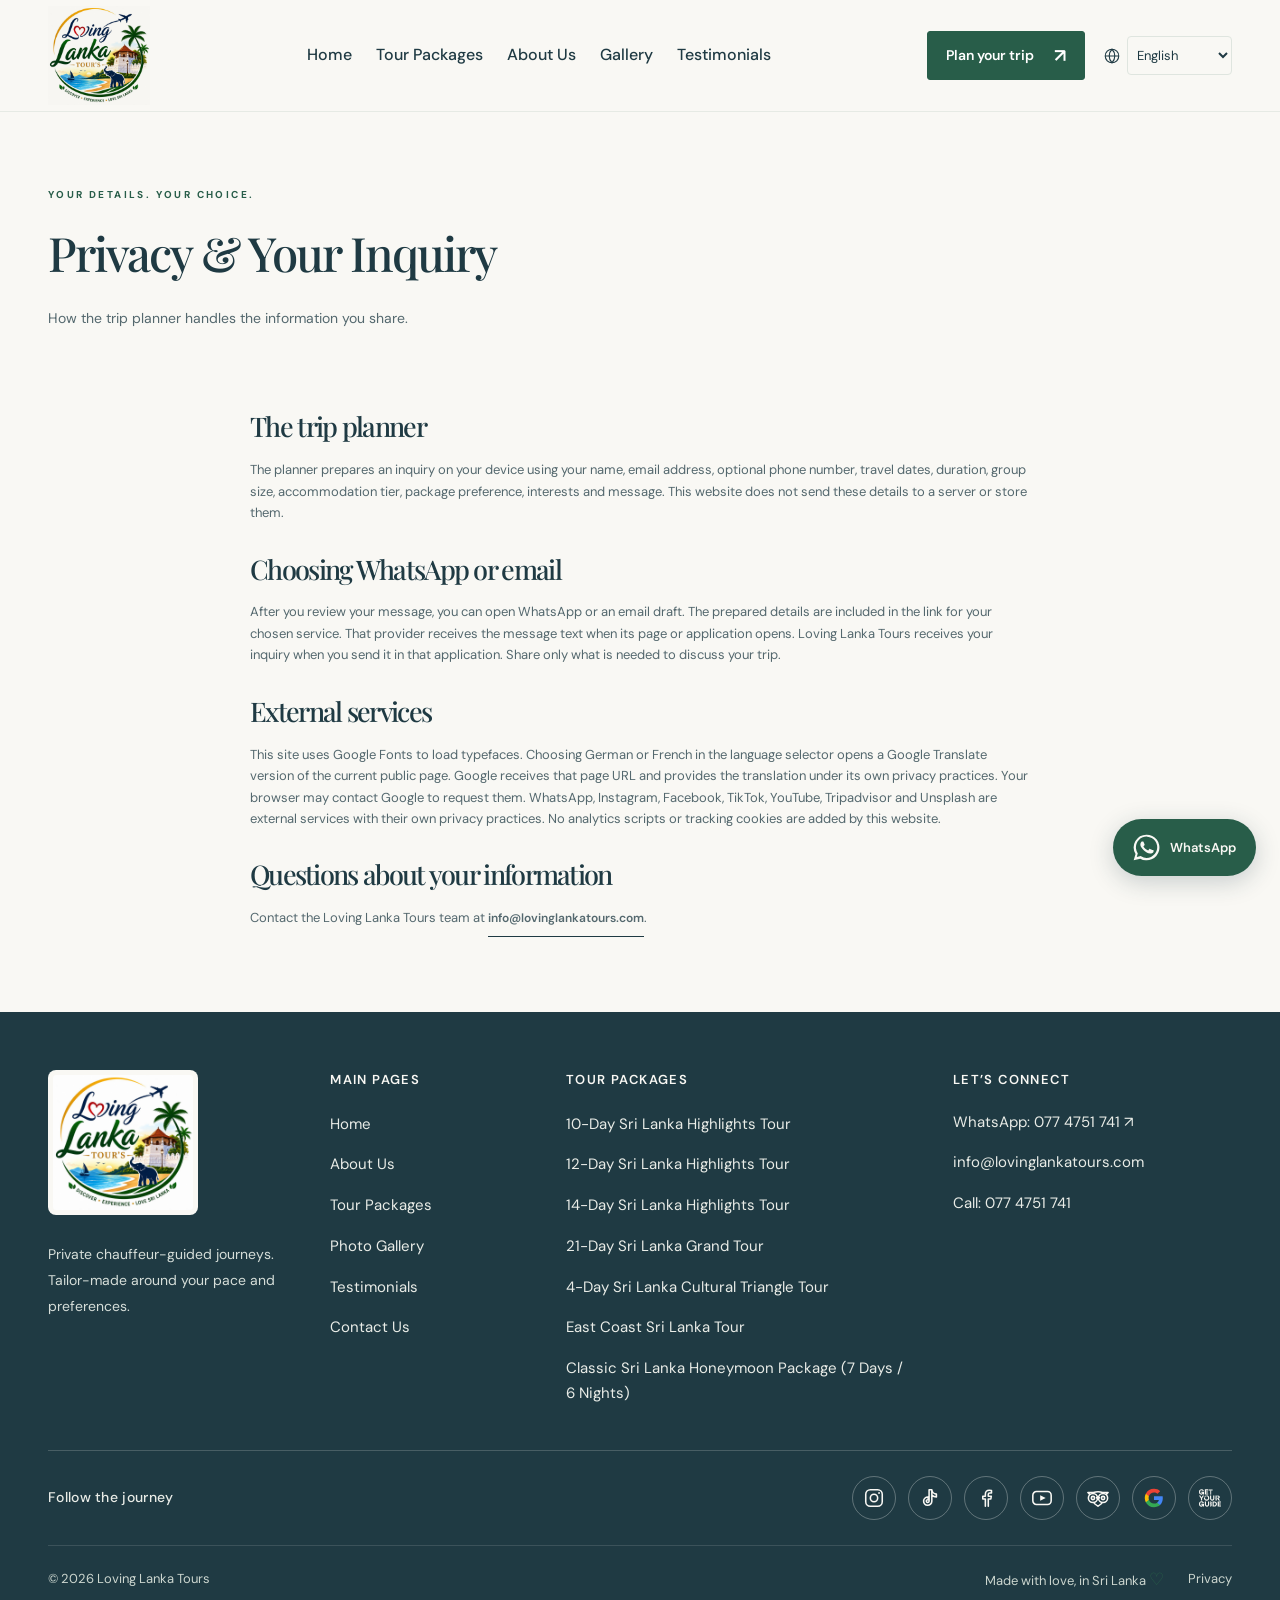
<file: privacy.html>
<!doctype html>
<html lang="en">
<head>
<meta charset="UTF-8"><meta name="viewport" content="width=device-width,initial-scale=1">
<meta name="theme-color" content="#1f3a43"><meta name="description" content="How the Loving Lanka Tours trip planner handles inquiry details and opens your prepared WhatsApp message or email draft.">
<title>Privacy & Your Inquiry | Loving Lanka Tours</title>
<meta property="og:type" content="website"><meta property="og:title" content="Privacy & Your Inquiry | Loving Lanka Tours"><meta property="og:description" content="How the Loving Lanka Tours trip planner handles inquiry details and opens your prepared WhatsApp message or email draft."><meta property="og:image" content="assets/sigiriya.jpg">
<link rel="icon" href="assets/loving-lanka-logo.svg" type="image/svg+xml">
<link rel="stylesheet" href="styles.css?v=20261111-yellow-stars">
<script src="content.js?v=20261111-english-review-card" defer></script>
<script src="tour-content.js" defer></script>
<script src="app.js?v=20261127-family-photo-google-gyg" defer></script>
<script src="motion.js?v=20261106-contact-reviews" defer></script>
<script src="language.js?v=20261111-english-review-card" defer></script>
<script src="whatsapp-chat.js?v=20261030-chat" defer></script>
</head>
<body data-page="privacy">
<a class="skip-link" href="#main">Skip to content</a>
<header class="header">
<a class="brand" href="index.html" aria-label="Loving Lanka Tours home"><img class="brand-logo" src="assets/loving-lanka-logo.svg" alt="Loving Lanka Tours — Discover, Experience, Love Sri Lanka" width="102" height="99"></a>
<nav class="desktop-nav" aria-label="Main navigation"><a href="index.html" data-nav="home">Home</a><a href="tours.html" data-nav="tours">Tour Packages</a><a href="about.html" data-nav="about">About Us</a><a href="gallery.html" data-nav="gallery">Gallery</a><a href="reviews.html" data-nav="reviews">Testimonials</a></nav>
<a class="button button-small header-cta" href="contact.html">Plan your trip <span aria-hidden="true">↗</span></a>
<div class="language-picker notranslate" translate="no"><label class="language-label" for="site-language"><svg viewBox="0 0 24 24" fill="none" aria-hidden="true"><circle cx="12" cy="12" r="9" stroke="currentColor" stroke-width="1.5"/><path d="M3 12h18M12 3c5 5 5 13 0 18-5-5-5-13 0-18Z" stroke="currentColor" stroke-width="1.5"/></svg><span class="sr-only">Website language</span></label><select id="site-language" aria-label="Website language" title="Choose a language to translate this page with Google Translate" data-source-page="privacy.html"><option value="en" lang="en">English</option><option value="de" lang="de">Deutsch</option><option value="fr" lang="fr">Français</option></select></div>
<button class="menu-toggle" aria-label="Open navigation" aria-expanded="false" aria-controls="mobile-nav"><span></span><span></span></button>
<nav id="mobile-nav" class="mobile-nav" aria-label="Mobile navigation" hidden><a href="index.html">Home</a><a href="tours.html">Tour Packages</a><a href="about.html">About Us</a><a href="gallery.html">Gallery</a><a href="reviews.html">Testimonials</a><a href="contact.html">Plan your trip ↗</a></nav>
</header>
<main id="main"><section class="page-intro wrap"><span class="eyebrow pink">YOUR DETAILS. YOUR CHOICE.</span><h1>Privacy &amp; Your Inquiry</h1><p>How the trip planner handles the information you share.</p></section><article class="wrap legal"><h2>The trip planner</h2><p>The planner prepares an inquiry on your device using your name, email address, optional phone number, travel dates, duration, group size, accommodation tier, package preference, interests and message. This website does not send these details to a server or store them.</p><h2>Choosing WhatsApp or email</h2><p>After you review your message, you can open WhatsApp or an email draft. The prepared details are included in the link for your chosen service. That provider receives the message text when its page or application opens. Loving Lanka Tours receives your inquiry when you send it in that application. Share only what is needed to discuss your trip.</p><h2>External services</h2><p>This site uses Google Fonts to load typefaces. Choosing German or French in the language selector opens a Google Translate version of the current public page. Google receives that page URL and provides the translation under its own privacy practices. Your browser may contact Google to request them. WhatsApp, Instagram, Facebook, TikTok, YouTube, Tripadvisor and Unsplash are external services with their own privacy practices. No analytics scripts or tracking cookies are added by this website.</p><h2>Questions about your information</h2><p>Contact the Loving Lanka Tours team at <a class="text-link" href="mailto:info@lovinglankatours.com">info@lovinglankatours.com</a>.</p></article></main>
<footer class="footer"><div class="footer-top wrap"><div><a class="brand footer-brand" href="index.html"><img class="brand-logo" src="assets/loving-lanka-logo.svg" alt="Loving Lanka Tours — Discover, Experience, Love Sri Lanka" width="102" height="99"></a><p>Private chauffeur-guided journeys.<br>Tailor-made around your pace and preferences.</p></div><div class="footer-pages"><h2 class="footer-heading">Main Pages</h2><nav aria-label="Footer main pages"><a href="index.html">Home</a><a href="about.html">About Us</a><a href="tours.html">Tour Packages</a><a href="gallery.html">Photo Gallery</a><a href="reviews.html">Testimonials</a><a href="contact.html">Contact Us</a></nav></div><div class="footer-tours"><h2 class="footer-heading">Tour Packages</h2><nav aria-label="Footer tour packages"><a href="tour-highlights-10.html">10-Day Sri Lanka Highlights Tour</a><a href="tour-highlights-12.html">12-Day Sri Lanka Highlights Tour</a><a href="tour-highlights-14.html">14-Day Sri Lanka Highlights Tour</a><a href="tour-grand-21.html">21-Day Sri Lanka Grand Tour</a><a href="tour-culture-4.html">4-Day Sri Lanka Cultural Triangle Tour</a><a href="tour-east-coast.html">East Coast Sri Lanka Tour</a><a href="tour-honeymoon-7.html">Classic Sri Lanka Honeymoon Package (7 Days / 6 Nights)</a></nav></div><div><span class="eyebrow">LET’S CONNECT</span><a href="https://wa.me/94774751741" target="_blank" rel="noopener">WhatsApp: 077 4751 741 ↗</a><a href="mailto:info@lovinglankatours.com">info@lovinglankatours.com</a><a href="tel:+94774751741">Call: 077 4751 741</a></div></div><div class="footer-social wrap"><span class="footer-social-label">Follow the journey</span><nav class="footer-social-icons" aria-label="Follow Loving Lanka Tours"><a href="https://www.instagram.com/lovinglanka_by_nadika/" target="_blank" rel="noopener noreferrer" aria-label="Loving Lanka Tours on Instagram (opens in a new tab)" title="Instagram"><svg viewBox="0 0 24 24" fill="none" stroke="currentColor" stroke-width="1.7" stroke-linecap="round" stroke-linejoin="round" aria-hidden="true"><rect x="3" y="3" width="18" height="18" rx="5"/><circle cx="12" cy="12" r="4"/><circle cx="17.5" cy="6.5" r="1" fill="currentColor" stroke="none"/></svg></a><a href="https://www.tiktok.com/@loving_lanka_tours" target="_blank" rel="noopener noreferrer" aria-label="Loving Lanka Tours on TikTok (opens in a new tab)" title="TikTok"><svg viewBox="0 0 24 24" fill="none" stroke="currentColor" stroke-width="1.7" stroke-linecap="round" stroke-linejoin="round" aria-hidden="true"><path d="M14 3v12.5a4.5 4.5 0 1 1-4-4.5v3a1.5 1.5 0 1 0 1 1.5V3h3c.4 2.7 2.1 4.5 5 4.8v3c-2-.1-3.6-.8-5-2"/></svg></a><a href="https://www.facebook.com/lovinglankabynadika/" target="_blank" rel="noopener noreferrer" aria-label="Loving Lanka Tours on Facebook (opens in a new tab)" title="Facebook"><svg viewBox="0 0 24 24" fill="none" stroke="currentColor" stroke-width="1.7" stroke-linecap="round" stroke-linejoin="round" aria-hidden="true"><path d="M14.5 21v-8h2.8l.5-3h-3.3V8c0-.9.3-1.5 1.6-1.5H18V3.8c-.7-.1-1.6-.2-2.5-.2-2.5 0-4.2 1.5-4.2 4.3V10H8.5v3h2.8v8"/></svg></a><a href="https://www.youtube.com/channel/UCVi81lHfutHq9T9eoYvtcVw" target="_blank" rel="noopener noreferrer" aria-label="Loving Lanka Tours on YouTube (opens in a new tab)" title="YouTube"><svg viewBox="0 0 24 24" fill="none" stroke="currentColor" stroke-width="1.7" stroke-linecap="round" stroke-linejoin="round" aria-hidden="true"><rect x="2" y="5" width="20" height="14" rx="4"/><path d="m10 9 6 3-6 3Z" fill="currentColor" stroke="none"/></svg></a><a href="https://www.tripadvisor.co.uk/attraction_review-g304138-d16664850-reviews-loving_lanka_tours-kandy_kandy_district_central_province.html" target="_blank" rel="noopener noreferrer" aria-label="Loving Lanka Tours on Tripadvisor (opens in a new tab)" title="Tripadvisor"><svg viewBox="0 0 24 24" fill="none" stroke="currentColor" stroke-width="1.7" stroke-linecap="round" stroke-linejoin="round" aria-hidden="true"><path d="m3 8-2-2h6a16 16 0 0 1 10 0h6l-2 2M10.5 11.5l1.5 2 1.5-2M8 18l4 3 4-3"/><circle cx="6.5" cy="12" r="5"/><circle cx="17.5" cy="12" r="5"/><circle cx="6.5" cy="12" r="1.8"/><circle cx="17.5" cy="12" r="1.8"/></svg></a><a href="https://share.google/X7iT61F7IpJR98NSJ" target="_blank" rel="noopener noreferrer" aria-label="Loving Lanka Tours on Google (opens in a new tab)" title="Google"><svg viewBox="0 0 24 24" aria-hidden="true"><path fill="#4285F4" d="M21.6 12.23c0-.72-.06-1.42-.18-2.1H12v3.97h5.38a4.6 4.6 0 0 1-2 3.02v2.47h3.23c1.9-1.75 2.99-4.34 2.99-7.36Z"/><path fill="#34A853" d="M12 22c2.7 0 4.96-.9 6.61-2.41l-3.23-2.47c-.9.6-2.04.96-3.38.96-2.6 0-4.8-1.76-5.59-4.12H3.07v2.55A9.99 9.99 0 0 0 12 22Z"/><path fill="#FBBC05" d="M6.41 13.96a6 6 0 0 1 0-3.92V7.49H3.07a10 10 0 0 0 0 9.02l3.34-2.55Z"/><path fill="#EA4335" d="M12 5.92c1.47 0 2.79.5 3.82 1.5l2.87-2.88C16.95 2.9 14.7 2 12 2a9.99 9.99 0 0 0-8.93 5.49l3.34 2.55C7.2 7.68 9.4 5.92 12 5.92Z"/></svg></a><a href="https://www.getyourguide.com/loving-lanka-tours-s771110/" target="_blank" rel="noopener noreferrer" aria-label="Loving Lanka Tours on GetYourGuide (opens in a new tab)" title="GetYourGuide"><svg viewBox="0 -26.5 256 256" fill="currentColor" aria-hidden="true"><g><path d="M58.7693166,91.1888424 C58.7693166,87.1185495 61.9112971,84.1193863 65.8387727,84.1193863 C69.7662483,84.1193863 72.9082287,87.1899582 72.9082287,91.1888424 C72.9082287,95.2591353 69.7662483,98.2582985 65.8387727,98.2582985 C61.9112971,98.2582985 58.7693166,95.1877266 58.7693166,91.1888424 Z M71.3372385,78.4781032 C71.3372385,82.5483961 74.479219,85.5475593 78.4066946,85.5475593 C82.3341702,85.5475593 85.4761506,82.4769874 85.4761506,78.4781032 C85.4761506,74.4078103 82.3341702,71.4086471 78.4066946,71.4086471 C74.479219,71.4086471 71.3372385,74.4078103 71.3372385,78.4781032 Z M88.5467225,69.8376569 L88.5467225,82.5483961 C98.4725244,82.5483961 106.256067,90.6175732 106.256067,101.186053 C106.256067,111.754533 98.4011158,119.82371 88.5467225,119.82371 C78.6209205,119.82371 70.837378,111.754533 70.837378,101.186053 L56.9841004,101.186053 C56.9841004,118.75258 70.9801953,132.534449 88.5467225,132.534449 C106.11325,132.534449 120.109344,118.75258 120.109344,101.186053 C120.109344,83.6195258 106.11325,69.8376569 88.5467225,69.8376569 Z M231.006974,189.018689 L231.006974,176.950628 L253.35788,176.950628 L253.35788,164.882566 L231.006974,164.882566 L231.006974,153.028731 L255.642957,153.028731 L255.642957,140.889261 L217.439331,140.889261 L217.439331,201.08675 L256,201.08675 L256,188.94728 L231.006974,188.94728 L231.006974,189.018689 Z M209.370153,171.02371 C209.370153,188.304603 196.159554,201.08675 177.521897,201.08675 L157.670293,201.08675 L157.670293,140.817852 L177.521897,140.817852 C196.159554,140.817852 209.370153,153.742817 209.370153,171.02371 Z M195.516876,171.02371 C195.516876,160.740865 188.661646,152.957322 178.593026,152.957322 L171.166527,152.957322 L171.166527,189.018689 L178.593026,189.018689 C188.661646,189.018689 195.516876,181.306555 195.516876,171.02371 Z M104.899303,177.950349 C104.899303,184.876987 99.972106,190.01841 93.1882845,190.01841 C86.404463,190.01841 81.4772664,184.876987 81.4772664,177.950349 L81.4772664,140.960669 L68.0524407,140.960669 L68.0524407,177.736123 C68.0524407,191.946444 78.6923291,202.372106 93.1882845,202.372106 C107.68424,202.372106 118.324128,191.875035 118.324128,177.736123 L118.324128,140.960669 L104.899303,140.960669 L104.899303,177.950349 L104.899303,177.950349 Z M26.7782427,179.164296 L40.1316597,179.164296 C38.9177127,185.376848 33.4192469,190.161227 26.8496513,190.161227 C19.4945607,190.161227 13.567643,184.23431 13.567643,175.593863 L13.567643,166.667782 C13.567643,158.170153 19.9230126,151.886192 28.8490934,151.886192 C35.7757322,151.886192 41.9882845,155.670851 43.9877266,161.169317 L56.4842399,156.813389 C53.0566248,146.244909 41.7740586,139.675314 28.8490934,139.675314 C12.4965132,139.675314 0.357043236,150.672245 0.357043236,166.667782 L0.357043236,175.593863 C0.428451883,190.946722 11.7824268,202.372106 25.7785216,202.372106 C34.4903766,202.372106 42.2025105,197.94477 46.7012552,191.08954 L46.7012552,201.158159 L58.5550907,201.158159 L58.5550907,167.667503 L26.7782427,167.667503 L26.7782427,179.164296 Z M178.664435,107.827057 L178.664435,71.0516039 L165.239609,71.0516039 L165.239609,108.041283 C165.239609,114.967922 160.312413,120.109344 153.528591,120.109344 C146.74477,120.109344 141.817573,114.967922 141.817573,108.041283 L141.817573,71.0516039 L128.392748,71.0516039 L128.392748,107.827057 C128.392748,122.037378 139.032636,132.46304 153.528591,132.46304 C168.024547,132.46304 178.664435,122.037378 178.664435,107.827057 Z M22.7079498,131.249093 L36.2041841,131.249093 L36.2041841,108.398326 L58.8407252,71.0516039 L43.5592748,71.0516039 L29.2775453,95.6875872 L15.2100418,71.0516039 L0,71.0516039 L22.6365411,108.541144 L22.6365411,131.249093 L22.7079498,131.249093 Z M158.312971,1.14253835 L112.611437,1.14253835 L112.611437,13.2820084 L158.312971,13.2820084 L158.312971,1.14253835 Z M106.827336,49.2005579 L81.762901,49.2005579 L81.762901,37.1324965 L104.113808,37.1324965 L104.113808,25.0644351 L81.762901,25.0644351 L81.762901,13.2105997 L106.398884,13.2105997 L106.398884,1.07112971 L68.195258,1.07112971 L68.195258,61.2686192 L106.755927,61.2686192 L106.755927,49.2005579 L106.827336,49.2005579 Z M25.7785216,62.6253835 C34.4903766,62.6253835 42.2025105,58.1980474 46.7012552,51.3428173 L46.7012552,61.4114365 L58.5550907,61.4114365 L58.5550907,27.920781 L26.7782427,27.920781 L26.7782427,39.4889819 L40.1316597,39.4889819 C38.9177127,45.7015342 33.4192469,50.4859135 26.8496513,50.4859135 C19.4945607,50.4859135 13.567643,44.5589958 13.567643,35.9185495 L13.567643,26.9924686 C13.567643,18.4948396 19.9230126,12.2108787 28.8490934,12.2108787 C35.7757322,12.2108787 41.9882845,15.995537 43.9877266,21.4940028 L56.4842399,17.1380753 C53.0566248,6.56959554 41.7740586,0 28.8490934,0 C12.4965132,0 0.357043236,10.9969317 0.357043236,26.9924686 L0.357043236,35.9185495 C0.428451883,51.2 11.7824268,62.6253835 25.7785216,62.6253835 Z M209.441562,116.039052 L202.443515,108.683961 L209.370153,101.186053 L202.372106,93.8309623 L209.298745,86.3330544 L202.300697,78.9779637 L210.012831,71.0516039 L196.016736,71.0516039 L188.44742,79.0493724 L195.445467,86.404463 L188.518828,93.902371 L195.516876,101.257462 L188.590237,108.75537 L195.588285,116.11046 L188.661646,123.608368 L196.088145,131.320502 L210.155649,131.320502 L202.586332,123.53696 L209.441562,116.039052 Z M143.817015,169.238494 C145.816457,167.453278 149.172664,164.454114 149.172664,158.88424 C149.172664,153.385774 145.816457,150.315202 143.817015,148.529986 C143.745607,148.458577 143.674198,148.387169 143.602789,148.31576 C142.603068,147.24463 142.460251,145.745049 142.388842,145.030962 L142.388842,140.817852 L128.821199,140.817852 L128.821199,146.459135 L128.821199,146.459135 C128.821199,146.530544 128.821199,146.601953 128.821199,146.673361 C128.821199,152.171827 132.177406,155.242399 134.176848,157.027615 C135.605021,158.312971 135.605021,158.384379 135.605021,158.88424 C135.605021,159.3841 135.605021,159.455509 134.176848,160.740865 C132.248815,162.454672 129.106834,165.311018 128.892608,170.452441 L128.892608,170.452441 C128.892608,170.523849 128.892608,170.666667 128.892608,170.738075 C128.892608,170.809484 128.892608,170.809484 128.892608,170.880893 C128.892608,170.952301 128.892608,170.952301 128.892608,171.02371 C128.892608,171.095119 128.892608,171.237936 128.892608,171.309344 L128.892608,171.309344 C129.106834,176.450767 132.320223,179.307113 134.176848,181.020921 C135.605021,182.306276 135.605021,182.377685 135.605021,182.877545 C135.605021,183.377406 135.605021,183.448815 134.176848,184.73417 C132.177406,186.519386 128.821199,189.51855 128.821199,195.088424 C128.821199,195.159833 128.821199,195.231241 128.821199,195.30265 L128.821199,195.30265 L128.821199,200.943933 L142.388842,200.943933 L142.388842,196.730823 C142.388842,196.016736 142.603068,194.517155 143.602789,193.446025 C143.674198,193.374616 143.745607,193.303208 143.817015,193.231799 C145.816457,191.446583 149.172664,188.44742 149.172664,182.877545 C149.172664,177.379079 145.816457,174.308508 143.817015,172.523291 C142.53166,171.380753 142.388842,171.166527 142.388842,170.809484 C142.460251,170.595258 142.603068,170.381032 143.817015,169.238494 Z M128.678382,61.3400279 L142.174616,61.3400279 L142.174616,50.1288703 L128.678382,50.1288703 L128.678382,61.3400279 Z M142.246025,34.1333333 L128.749791,34.1333333 L128.749791,45.3444909 L142.246025,45.3444909 L142.246025,34.1333333 Z M142.246025,18.0663877 L128.749791,18.0663877 L128.749791,29.2775453 L142.246025,29.2775453 L142.246025,18.0663877 Z M244.574616,131.249093 L228.150628,108.255509 C236.148396,105.756206 241.718271,98.758159 241.718271,90.1891213 C241.718271,79.335007 232.720781,71.0516039 221.366806,71.0516039 L213.440446,71.0516039 L213.440446,83.2624826 L220.866946,83.2624826 C224.794421,83.2624826 227.864993,86.404463 227.864993,90.5461646 C227.864993,94.6878661 224.794421,97.8298466 220.866946,97.8298466 L213.440446,97.8298466 L213.440446,109.398047 L228.150628,131.320502 L244.574616,131.320502 L244.574616,131.249093 Z"/></g></svg></a></nav></div><div class="footer-bottom wrap"><span>© 2026 Loving Lanka Tours</span><span>Made with love, in Sri Lanka <span class="pink">♡</span></span><a href="privacy.html">Privacy</a></div></footer>
<dialog id="journey-dialog" class="journey-dialog" aria-label="Journey details"><button class="dialog-close" aria-label="Close journey details">×</button><div id="journey-detail"></div></dialog>
<dialog id="lightbox" class="lightbox" aria-label="Travel photo viewer"><button class="dialog-close" aria-label="Close photo">×</button><button class="lightbox-prev" aria-label="Previous photo">←</button><figure><img id="lightbox-image" alt=""><figcaption id="lightbox-caption"></figcaption></figure><button class="lightbox-next" aria-label="Next photo">→</button></dialog>
<section class="whatsapp-panel" id="whatsapp-panel" role="dialog" aria-labelledby="whatsapp-panel-title" aria-describedby="whatsapp-panel-note" hidden><div class="whatsapp-panel-header"><div><span class="eyebrow">LOVING LANKA TOURS</span><h2 id="whatsapp-panel-title">Chat with Nadika</h2></div><button class="whatsapp-panel-close" type="button" aria-label="Close WhatsApp message window">×</button></div><div class="whatsapp-panel-body"><p class="whatsapp-greeting">Hello! Tell Nadika about your Sri Lanka trip or ask a question.</p><form id="whatsapp-message-form"><label for="whatsapp-message">Your message</label><textarea id="whatsapp-message" name="message" rows="4" maxlength="2000" placeholder="Hi Nadika, I’d like to plan a tour…" required></textarea><p id="whatsapp-panel-note">Click Send to open WhatsApp with your message ready. You can send it to Nadika there.</p><button class="button whatsapp-send" type="submit" disabled>Send <span aria-hidden="true">↗</span></button></form></div></section>
<button class="whatsapp-float" type="button" aria-label="Chat with Nadika on WhatsApp" aria-expanded="false" aria-controls="whatsapp-panel" aria-haspopup="dialog"><svg viewBox="0 0 32 32" fill="currentColor" aria-hidden="true"><path d="M16 .8A15.1 15.1 0 0 0 3 23.6L.8 31.2l7.8-2A15.2 15.2 0 1 0 16 .8Zm0 27.5a12.5 12.5 0 0 1-6.4-1.8l-.5-.3-4.6 1.2 1.2-4.5-.3-.5a12.6 12.6 0 1 1 10.6 5.9Zm6.9-9.4c-.4-.2-2.3-1.1-2.6-1.2-.4-.1-.6-.2-.9.2l-1.2 1.4c-.2.2-.4.3-.8.1-1.1-.5-2.1-1.1-2.9-1.8a11 11 0 0 1-2-2.5c-.2-.4 0-.6.2-.8l.6-.7.4-.7c.1-.2 0-.5 0-.7l-1.2-2.8c-.3-.7-.6-.6-.8-.6h-.7c-.3 0-.7.1-1 .5a4.2 4.2 0 0 0-1.3 3.1c0 1.9 1.4 3.6 1.6 3.9.2.2 2.7 4.1 6.5 5.8.9.4 1.6.6 2.2.8 1 .3 1.9.2 2.6.1.8-.1 2.3-.9 2.6-1.8.3-.9.3-1.7.2-1.8-.1-.2-.3-.3-.7-.5Z"/></svg><span>WhatsApp</span></button>
</body></html>
</file>
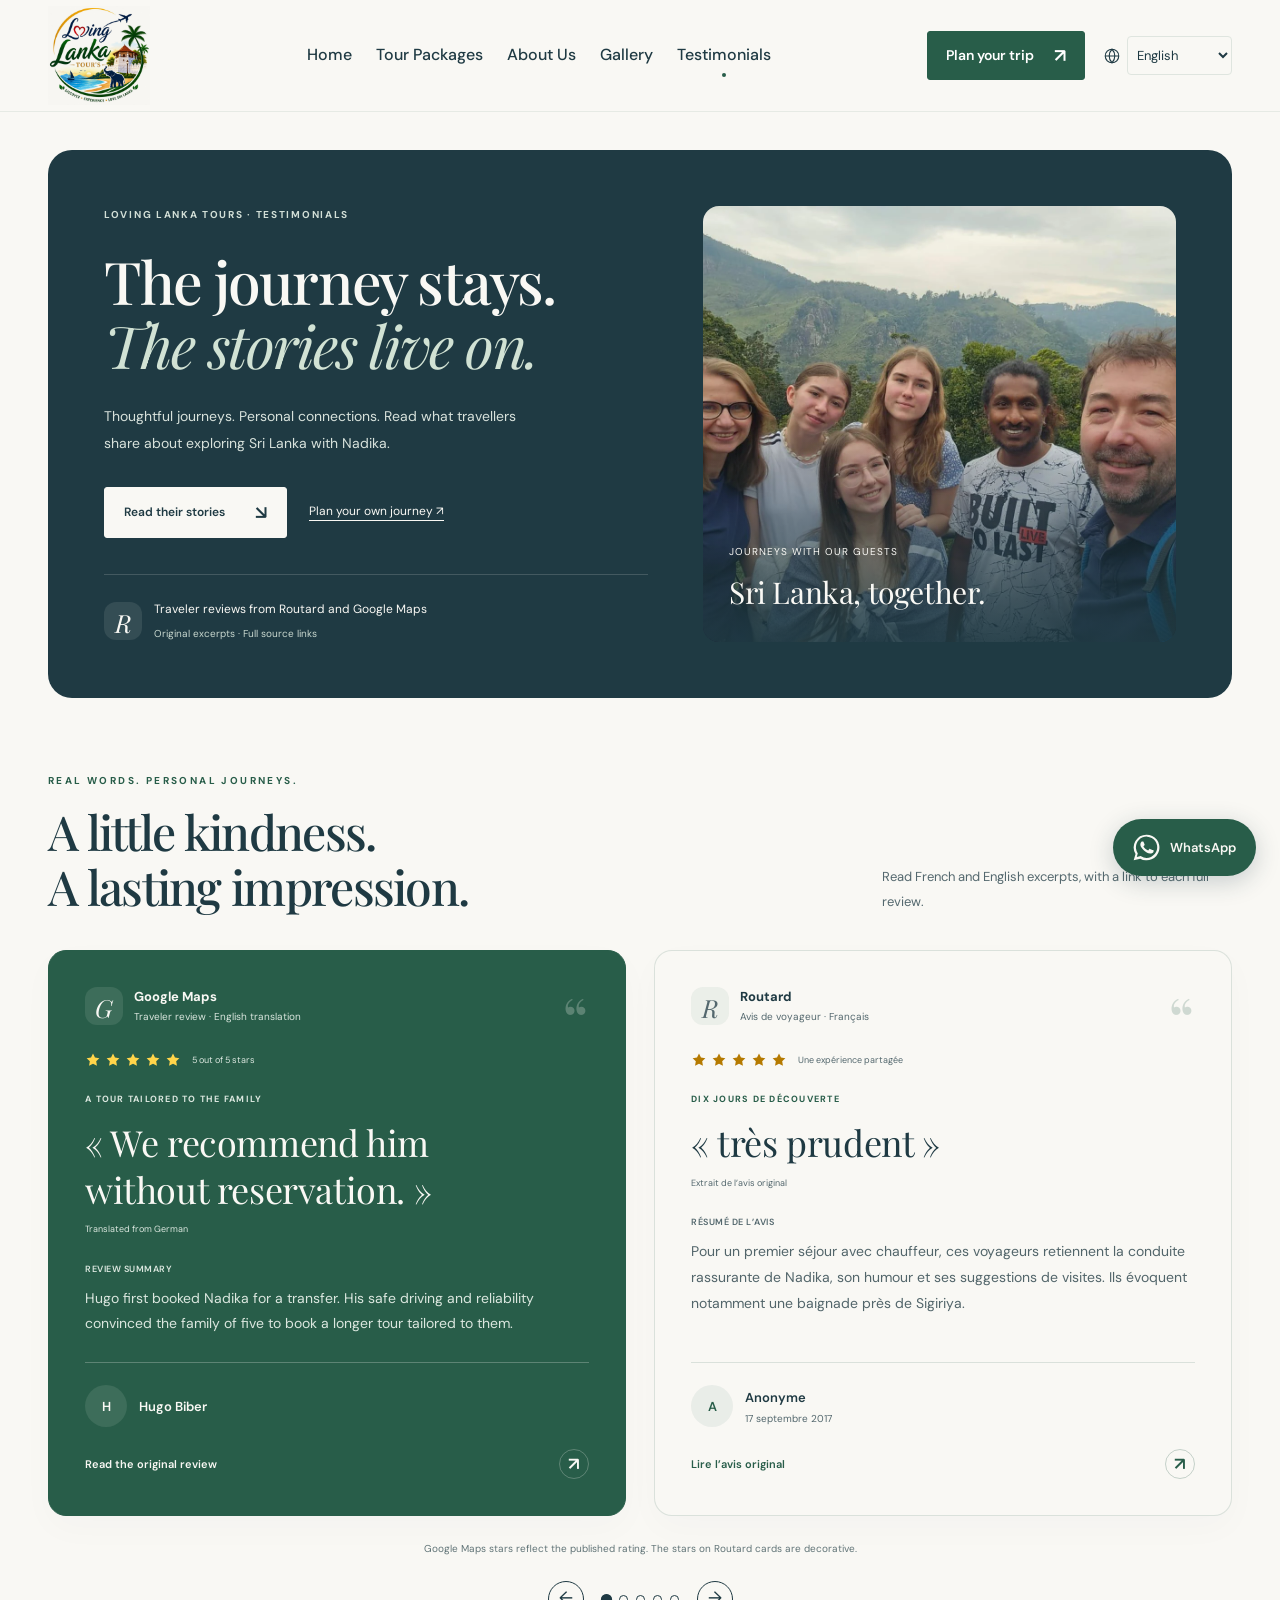
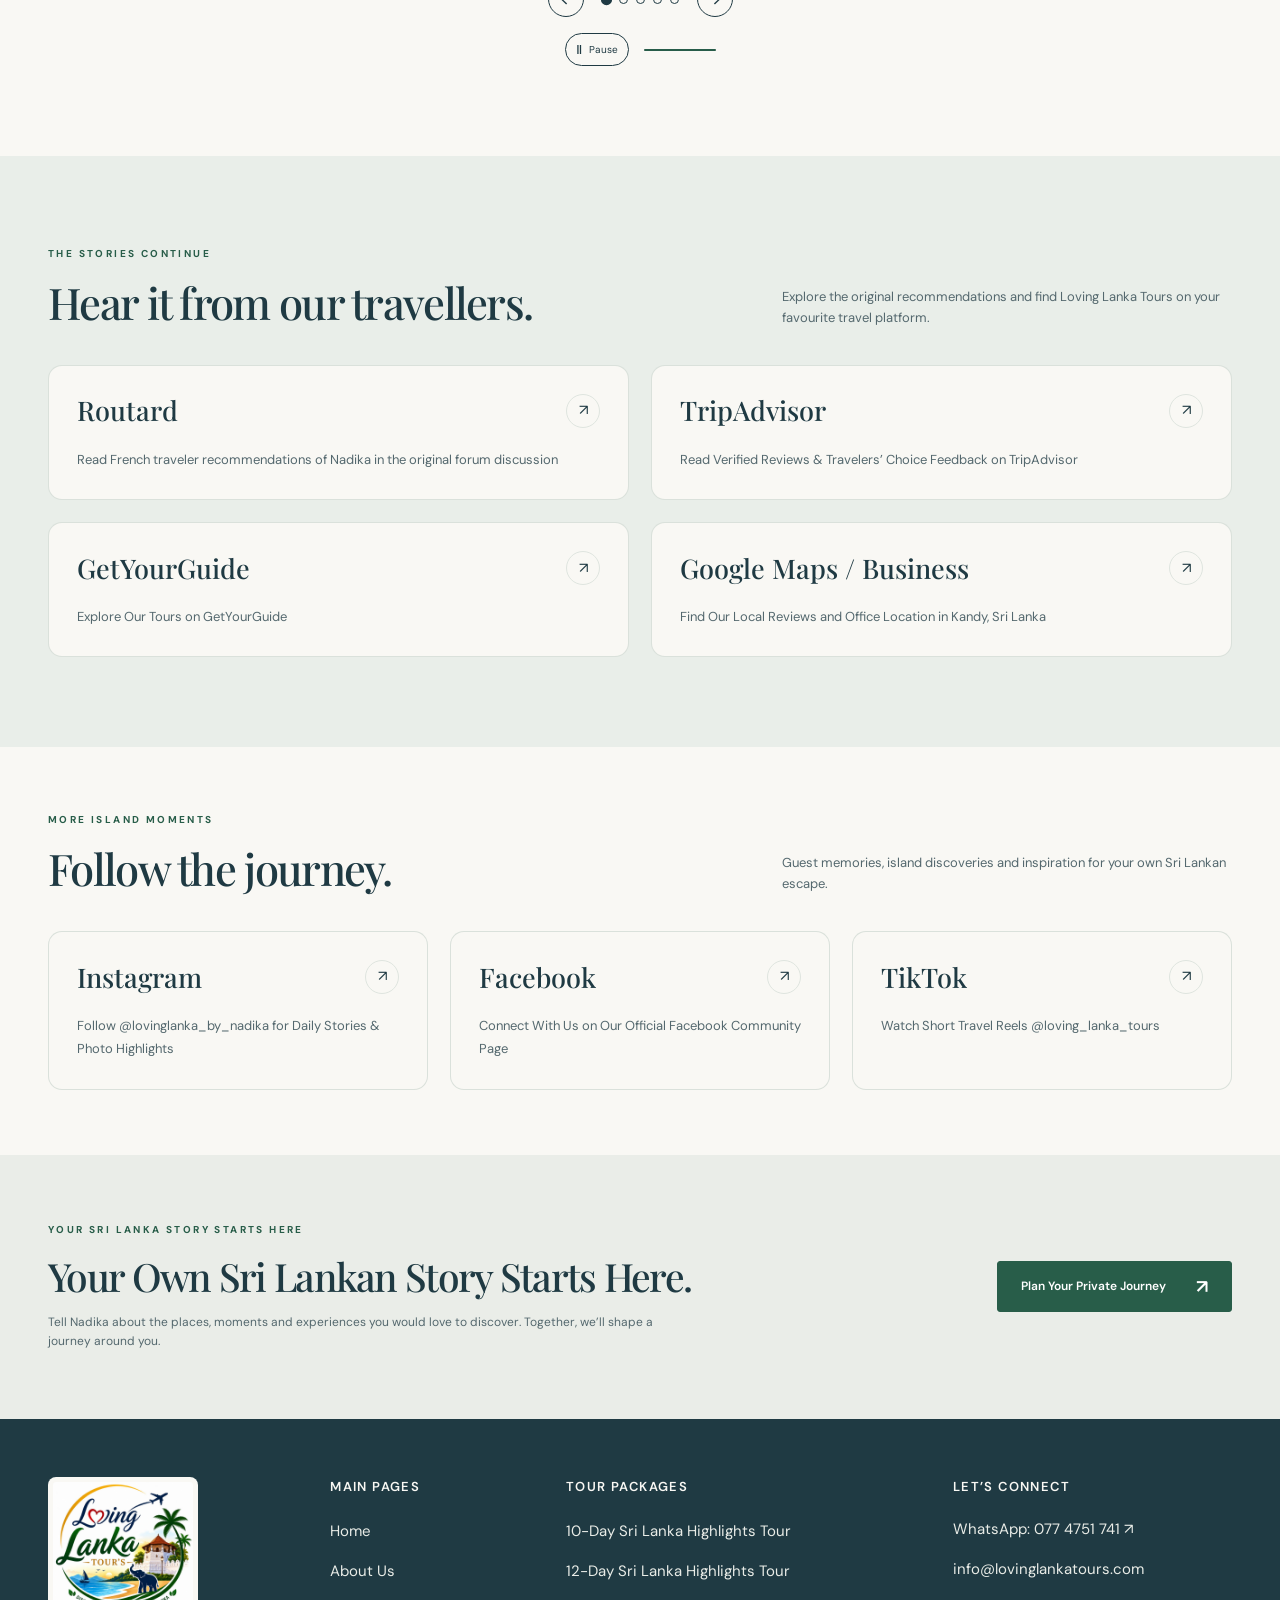
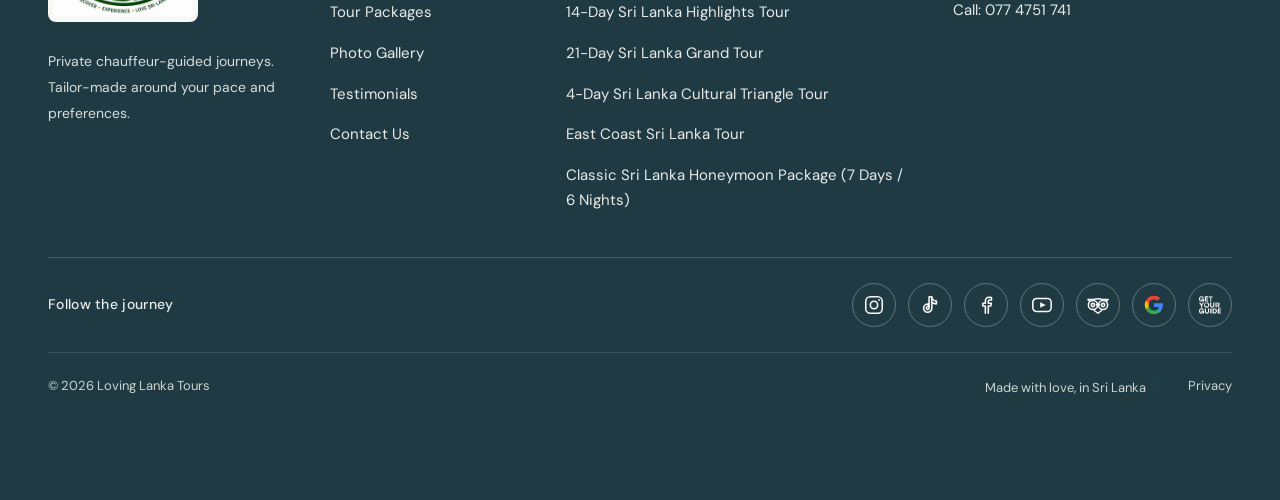
<file: reviews.html>
<!doctype html>
<html lang="en">
<head>
<meta charset="UTF-8"><meta name="viewport" content="width=device-width,initial-scale=1">
<meta name="theme-color" content="#1f3a43"><meta name="description" content="Loving Lanka Tours reviews and traveler testimonials from families, couples and groups exploring Sri Lanka with private chauffeur guides.">
<title>Loving Lanka Tours Reviews | Loving Lanka Tours</title>
<meta property="og:type" content="website"><meta property="og:title" content="Loving Lanka Tours Reviews | Loving Lanka Tours"><meta property="og:description" content="Loving Lanka Tours reviews and traveler testimonials from families, couples and groups exploring Sri Lanka with private chauffeur guides."><meta property="og:image" content="assets/sigiriya.jpg">
<link rel="icon" href="assets/loving-lanka-logo.svg" type="image/svg+xml">
<link rel="stylesheet" href="styles.css?v=20261111-yellow-stars">
<script src="content.js?v=20261111-english-review-card" defer></script>
<script src="tour-content.js" defer></script>
<script src="app.js?v=20261127-family-photo-google-gyg" defer></script>
<script src="motion.js?v=20261106-contact-reviews" defer></script>
<script src="language.js?v=20261111-english-review-card" defer></script>
<script src="whatsapp-chat.js?v=20261030-chat" defer></script>
</head>
<body data-page="reviews">
<a class="skip-link" href="#main">Skip to content</a>
<header class="header">
<a class="brand" href="index.html" aria-label="Loving Lanka Tours home"><img class="brand-logo" src="assets/loving-lanka-logo.svg" alt="Loving Lanka Tours — Discover, Experience, Love Sri Lanka" width="102" height="99"></a>
<nav class="desktop-nav" aria-label="Main navigation"><a href="index.html" data-nav="home">Home</a><a href="tours.html" data-nav="tours">Tour Packages</a><a href="about.html" data-nav="about">About Us</a><a href="gallery.html" data-nav="gallery">Gallery</a><a href="reviews.html" data-nav="reviews">Testimonials</a></nav>
<a class="button button-small header-cta" href="contact.html">Plan your trip <span aria-hidden="true">↗</span></a>
<div class="language-picker notranslate" translate="no"><label class="language-label" for="site-language"><svg viewBox="0 0 24 24" fill="none" aria-hidden="true"><circle cx="12" cy="12" r="9" stroke="currentColor" stroke-width="1.5"/><path d="M3 12h18M12 3c5 5 5 13 0 18-5-5-5-13 0-18Z" stroke="currentColor" stroke-width="1.5"/></svg><span class="sr-only">Website language</span></label><select id="site-language" aria-label="Website language" title="Choose a language to translate this page with Google Translate" data-source-page="reviews.html"><option value="en" lang="en">English</option><option value="de" lang="de">Deutsch</option><option value="fr" lang="fr">Français</option></select></div>
<button class="menu-toggle" aria-label="Open navigation" aria-expanded="false" aria-controls="mobile-nav"><span></span><span></span></button>
<nav id="mobile-nav" class="mobile-nav" aria-label="Mobile navigation" hidden><a href="index.html">Home</a><a href="tours.html">Tour Packages</a><a href="about.html">About Us</a><a href="gallery.html">Gallery</a><a href="reviews.html">Testimonials</a><a href="contact.html">Plan your trip ↗</a></nav>
</header>
<main id="main"><section class="reviews-hero wrap" aria-labelledby="reviews-page-heading"><div class="reviews-hero-copy"><span class="eyebrow">LOVING LANKA TOURS · TESTIMONIALS</span><h1 id="reviews-page-heading">The journey stays.<br><em>The stories live on.</em></h1><p>Thoughtful journeys. Personal connections. Read what travellers share about exploring Sri Lanka with Nadika.</p><div class="reviews-hero-actions"><a class="button" href="#traveler-reviews">Read their stories <span aria-hidden="true">↘</span></a><a href="contact.html" class="reviews-hero-contact">Plan your own journey ↗</a></div><div class="reviews-hero-source"><span class="review-source-mark" aria-hidden="true">R</span><span>Traveler reviews from Routard and Google Maps<small>Original excerpts · Full source links</small></span></div></div><figure class="reviews-hero-photo"><img src="assets/lanka-guest-12.webp" alt="A local guide and travellers enjoying Sri Lanka’s hill country" fetchpriority="high"><figcaption>Journeys with our guests<span>Sri Lanka, together.</span></figcaption></figure></section><section class="section wrap reviews-page" id="traveler-reviews" aria-labelledby="traveler-reviews-heading"><div class="section-head reviews-list-heading"><div><span class="eyebrow pink">REAL WORDS. PERSONAL JOURNEYS.</span><h2 id="traveler-reviews-heading">A little kindness.<br>A lasting impression.</h2></div><p>Read French and English excerpts, with a link to each full review.</p></div><div class="review-grid all-supplied-reviews supplied-reviews" data-review-slider="2"><article class="review-card supplied-review sourced-review notranslate rated-review" lang="en" translate="no"><div class="review-card-top"><span class="review-platform-label"><span class="review-source-mark" aria-hidden="true">G</span><span><b>Google Maps</b><small>Traveler review · English translation</small></span></span><span class="review-quote-mark" aria-hidden="true">“</span></div><div class="review-star-row"><span class="review-stars" aria-hidden="true"><svg viewBox="0 0 24 24" fill="currentColor"><path d="m12 2.4 2.96 6 6.62.96-4.79 4.67 1.13 6.59L12 17.5l-5.92 3.12 1.13-6.59L2.42 9.36l6.62-.96Z"/></svg><svg viewBox="0 0 24 24" fill="currentColor"><path d="m12 2.4 2.96 6 6.62.96-4.79 4.67 1.13 6.59L12 17.5l-5.92 3.12 1.13-6.59L2.42 9.36l6.62-.96Z"/></svg><svg viewBox="0 0 24 24" fill="currentColor"><path d="m12 2.4 2.96 6 6.62.96-4.79 4.67 1.13 6.59L12 17.5l-5.92 3.12 1.13-6.59L2.42 9.36l6.62-.96Z"/></svg><svg viewBox="0 0 24 24" fill="currentColor"><path d="m12 2.4 2.96 6 6.62.96-4.79 4.67 1.13 6.59L12 17.5l-5.92 3.12 1.13-6.59L2.42 9.36l6.62-.96Z"/></svg><svg viewBox="0 0 24 24" fill="currentColor"><path d="m12 2.4 2.96 6 6.62.96-4.79 4.67 1.13 6.59L12 17.5l-5.92 3.12 1.13-6.59L2.42 9.36l6.62-.96Z"/></svg></span><span>5 out of 5 stars</span></div><span class="eyebrow review-theme">A tour tailored to the family</span><blockquote cite="https://share.google/X7iT61F7IpJR98NSJ">« We recommend him without reservation. »</blockquote><p class="review-excerpt-label">Translated from German</p><p class="review-summary"><span>Review summary</span>Hugo first booked Nadika for a transfer. His safe driving and reliability convinced the family of five to book a longer tour tailored to them.</p><div class="review-card-bottom"><div class="review-person"><span class="review-initial" aria-hidden="true">H</span><div><b>Hugo Biber</b></div></div><a class="review-original" href="https://share.google/X7iT61F7IpJR98NSJ" target="_blank" rel="noopener noreferrer" aria-label="Read the original review by Hugo Biber on Google Maps (new tab)"><span>Read the original review</span><span class="review-link-arrow" aria-hidden="true">↗</span></a></div></article><article class="review-card supplied-review sourced-review notranslate" lang="fr" translate="no"><div class="review-card-top"><span class="review-platform-label"><span class="review-source-mark" aria-hidden="true">R</span><span><b>Routard</b><small>Avis de voyageur · Français</small></span></span><span class="review-quote-mark" aria-hidden="true">“</span></div><div class="review-star-row"><span class="review-stars" aria-hidden="true"><svg viewBox="0 0 24 24" fill="currentColor"><path d="m12 2.4 2.96 6 6.62.96-4.79 4.67 1.13 6.59L12 17.5l-5.92 3.12 1.13-6.59L2.42 9.36l6.62-.96Z"/></svg><svg viewBox="0 0 24 24" fill="currentColor"><path d="m12 2.4 2.96 6 6.62.96-4.79 4.67 1.13 6.59L12 17.5l-5.92 3.12 1.13-6.59L2.42 9.36l6.62-.96Z"/></svg><svg viewBox="0 0 24 24" fill="currentColor"><path d="m12 2.4 2.96 6 6.62.96-4.79 4.67 1.13 6.59L12 17.5l-5.92 3.12 1.13-6.59L2.42 9.36l6.62-.96Z"/></svg><svg viewBox="0 0 24 24" fill="currentColor"><path d="m12 2.4 2.96 6 6.62.96-4.79 4.67 1.13 6.59L12 17.5l-5.92 3.12 1.13-6.59L2.42 9.36l6.62-.96Z"/></svg><svg viewBox="0 0 24 24" fill="currentColor"><path d="m12 2.4 2.96 6 6.62.96-4.79 4.67 1.13 6.59L12 17.5l-5.92 3.12 1.13-6.59L2.42 9.36l6.62-.96Z"/></svg></span><span>Une expérience partagée</span></div><span class="eyebrow review-theme">De Kandy à Tangalle</span><blockquote cite="https://www.routard.com/forums/t/recommandation-chauffeur-nadika-au-sri-lanka/182083/12">« très bon conducteur »</blockquote><p class="review-excerpt-label">Extrait de l’avis original</p><p class="review-summary"><span>Résumé de l’avis</span>Après une rencontre à la gare de Kandy, ce voyageur poursuit son trajet avec Nadika jusqu’à Tangalle. Son avis met en avant son écoute, sa conduite et les découvertes culinaires.</p><div class="review-card-bottom"><div class="review-person"><span class="review-initial" aria-hidden="true">N</span><div><b>nathma</b><small><time datetime="2026-02-09">9 février 2026</time></small></div></div><a class="review-original" href="https://www.routard.com/forums/t/recommandation-chauffeur-nadika-au-sri-lanka/182083/12" target="_blank" rel="noopener noreferrer" aria-label="Lire l’avis original de nathma sur Routard (nouvel onglet)"><span>Lire l’avis original</span><span class="review-link-arrow" aria-hidden="true">↗</span></a></div></article></div><p class="review-star-note">Google Maps stars reflect the published rating. The stars on Routard cards are decorative.</p><div class="review-controls" aria-label="Traveler testimonials"><button class="review-arrow" data-review-direction="-1" aria-label="Previous testimonial">←</button><button data-review-index="0" aria-label="Read Hugo Biber testimonial" aria-pressed="true"></button><button data-review-index="1" aria-label="Read nathma testimonial" aria-pressed="false"></button><button data-review-index="2" aria-label="Read Anonyme testimonial" aria-pressed="false"></button><button data-review-index="3" aria-label="Read Anonyme testimonial" aria-pressed="false"></button><button data-review-index="4" aria-label="Read clemsa2222 testimonial" aria-pressed="false"></button><button class="review-arrow" data-review-direction="1" aria-label="Next testimonial">→</button></div><div class="review-playback"><button class="slider-playback" data-slider-pause="reviews" aria-label="Pause testimonial slideshow" aria-pressed="false"><span aria-hidden="true">Ⅱ</span><span class="playback-label">Pause</span></button><span class="slider-progress" aria-hidden="true"><span class="slider-progress-fill"></span></span></div></section><section class="section reviews-platforms-section" id="review-platforms" aria-labelledby="platforms-title"><div class="wrap"><div class="section-head"><div><span class="eyebrow pink">THE STORIES CONTINUE</span><h2 id="platforms-title">Hear it from our travellers.</h2></div><p>Explore the original recommendations and find Loving Lanka Tours on your favourite travel platform.</p></div><div class="review-platform-grid"><a class="review-platform-card" href="https://www.routard.com/forums/t/recommandation-chauffeur-nadika-au-sri-lanka/182083" target="_blank" rel="noopener noreferrer"><span class="platform-card-heading"><strong>Routard</strong><span class="platform-arrow" aria-hidden="true">↗</span></span><span class="platform-card-copy">Read French traveler recommendations of Nadika in the original forum discussion</span></a><a class="review-platform-card" href="https://www.tripadvisor.com/Attraction_Review-g304138-d16664850-Reviews-Loving_Lanka_Tours-Kandy_Kandy_District_Central_Province.html" target="_blank" rel="noopener noreferrer"><span class="platform-card-heading"><strong>TripAdvisor</strong><span class="platform-arrow" aria-hidden="true">↗</span></span><span class="platform-card-copy">Read Verified Reviews &amp; Travelers’ Choice Feedback on TripAdvisor</span></a><a class="review-platform-card" href="https://www.getyourguide.com/loving-lanka-tours-s771110/" target="_blank" rel="noopener noreferrer"><span class="platform-card-heading"><strong>GetYourGuide</strong><span class="platform-arrow" aria-hidden="true">↗</span></span><span class="platform-card-copy">Explore Our Tours on GetYourGuide</span></a><a class="review-platform-card" href="https://maps.google.com/?q=Loving%20Lanka%20tour%27s,%20Sri%20Lanka&amp;ftid=0x0:0x5d9d79080b042ca5&amp;entry=gps&amp;shh=CAE&amp;lucs=,94297699,94231188,94280568,47071704,94218641,94282134,94286869,100838877,121816461&amp;g_st=ic" target="_blank" rel="noopener noreferrer"><span class="platform-card-heading"><strong>Google Maps / Business</strong><span class="platform-arrow" aria-hidden="true">↗</span></span><span class="platform-card-copy">Find Our Local Reviews and Office Location in Kandy, Sri Lanka</span></a></div></div></section><section class="section wrap reviews-community" id="community" aria-labelledby="community-title"><div class="section-head"><div><span class="eyebrow pink">MORE ISLAND MOMENTS</span><h2 id="community-title">Follow the journey.</h2></div><p>Guest memories, island discoveries and inspiration for your own Sri Lankan escape.</p></div><div class="review-platform-grid community-grid"><a class="review-platform-card" href="https://www.instagram.com/lovinglanka_by_nadika/" target="_blank" rel="noopener noreferrer"><span class="platform-card-heading"><strong>Instagram</strong><span class="platform-arrow" aria-hidden="true">↗</span></span><span class="platform-card-copy">Follow @lovinglanka_by_nadika for Daily Stories &amp; Photo Highlights</span></a><a class="review-platform-card" href="https://www.facebook.com/profile.php?id=100063486402569" target="_blank" rel="noopener noreferrer"><span class="platform-card-heading"><strong>Facebook</strong><span class="platform-arrow" aria-hidden="true">↗</span></span><span class="platform-card-copy">Connect With Us on Our Official Facebook Community Page</span></a><a class="review-platform-card" href="https://www.tiktok.com/@loving_lanka_tours" target="_blank" rel="noopener noreferrer"><span class="platform-card-heading"><strong>TikTok</strong><span class="platform-arrow" aria-hidden="true">↗</span></span><span class="platform-card-copy">Watch Short Travel Reels @loving_lanka_tours</span></a></div></section><section class="cta-section"><div class="wrap cta-inner"><div><span class="eyebrow pink">YOUR SRI LANKA STORY STARTS HERE</span><h2>Your Own Sri Lankan Story Starts Here.</h2><p>Tell Nadika about the places, moments and experiences you would love to discover. Together, we’ll shape a journey around you.</p></div><div class="cta-actions"><a href="contact.html" class="button">Plan Your Private Journey <span aria-hidden="true">↗</span></a></div></div></section></main>
<footer class="footer"><div class="footer-top wrap"><div><a class="brand footer-brand" href="index.html"><img class="brand-logo" src="assets/loving-lanka-logo.svg" alt="Loving Lanka Tours — Discover, Experience, Love Sri Lanka" width="102" height="99"></a><p>Private chauffeur-guided journeys.<br>Tailor-made around your pace and preferences.</p></div><div class="footer-pages"><h2 class="footer-heading">Main Pages</h2><nav aria-label="Footer main pages"><a href="index.html">Home</a><a href="about.html">About Us</a><a href="tours.html">Tour Packages</a><a href="gallery.html">Photo Gallery</a><a href="reviews.html">Testimonials</a><a href="contact.html">Contact Us</a></nav></div><div class="footer-tours"><h2 class="footer-heading">Tour Packages</h2><nav aria-label="Footer tour packages"><a href="tour-highlights-10.html">10-Day Sri Lanka Highlights Tour</a><a href="tour-highlights-12.html">12-Day Sri Lanka Highlights Tour</a><a href="tour-highlights-14.html">14-Day Sri Lanka Highlights Tour</a><a href="tour-grand-21.html">21-Day Sri Lanka Grand Tour</a><a href="tour-culture-4.html">4-Day Sri Lanka Cultural Triangle Tour</a><a href="tour-east-coast.html">East Coast Sri Lanka Tour</a><a href="tour-honeymoon-7.html">Classic Sri Lanka Honeymoon Package (7 Days / 6 Nights)</a></nav></div><div><span class="eyebrow">LET’S CONNECT</span><a href="https://wa.me/94774751741" target="_blank" rel="noopener">WhatsApp: 077 4751 741 ↗</a><a href="mailto:info@lovinglankatours.com">info@lovinglankatours.com</a><a href="tel:+94774751741">Call: 077 4751 741</a></div></div><div class="footer-social wrap"><span class="footer-social-label">Follow the journey</span><nav class="footer-social-icons" aria-label="Follow Loving Lanka Tours"><a href="https://www.instagram.com/lovinglanka_by_nadika/" target="_blank" rel="noopener noreferrer" aria-label="Loving Lanka Tours on Instagram (opens in a new tab)" title="Instagram"><svg viewBox="0 0 24 24" fill="none" stroke="currentColor" stroke-width="1.7" stroke-linecap="round" stroke-linejoin="round" aria-hidden="true"><rect x="3" y="3" width="18" height="18" rx="5"/><circle cx="12" cy="12" r="4"/><circle cx="17.5" cy="6.5" r="1" fill="currentColor" stroke="none"/></svg></a><a href="https://www.tiktok.com/@loving_lanka_tours" target="_blank" rel="noopener noreferrer" aria-label="Loving Lanka Tours on TikTok (opens in a new tab)" title="TikTok"><svg viewBox="0 0 24 24" fill="none" stroke="currentColor" stroke-width="1.7" stroke-linecap="round" stroke-linejoin="round" aria-hidden="true"><path d="M14 3v12.5a4.5 4.5 0 1 1-4-4.5v3a1.5 1.5 0 1 0 1 1.5V3h3c.4 2.7 2.1 4.5 5 4.8v3c-2-.1-3.6-.8-5-2"/></svg></a><a href="https://www.facebook.com/lovinglankabynadika/" target="_blank" rel="noopener noreferrer" aria-label="Loving Lanka Tours on Facebook (opens in a new tab)" title="Facebook"><svg viewBox="0 0 24 24" fill="none" stroke="currentColor" stroke-width="1.7" stroke-linecap="round" stroke-linejoin="round" aria-hidden="true"><path d="M14.5 21v-8h2.8l.5-3h-3.3V8c0-.9.3-1.5 1.6-1.5H18V3.8c-.7-.1-1.6-.2-2.5-.2-2.5 0-4.2 1.5-4.2 4.3V10H8.5v3h2.8v8"/></svg></a><a href="https://www.youtube.com/channel/UCVi81lHfutHq9T9eoYvtcVw" target="_blank" rel="noopener noreferrer" aria-label="Loving Lanka Tours on YouTube (opens in a new tab)" title="YouTube"><svg viewBox="0 0 24 24" fill="none" stroke="currentColor" stroke-width="1.7" stroke-linecap="round" stroke-linejoin="round" aria-hidden="true"><rect x="2" y="5" width="20" height="14" rx="4"/><path d="m10 9 6 3-6 3Z" fill="currentColor" stroke="none"/></svg></a><a href="https://www.tripadvisor.co.uk/attraction_review-g304138-d16664850-reviews-loving_lanka_tours-kandy_kandy_district_central_province.html" target="_blank" rel="noopener noreferrer" aria-label="Loving Lanka Tours on Tripadvisor (opens in a new tab)" title="Tripadvisor"><svg viewBox="0 0 24 24" fill="none" stroke="currentColor" stroke-width="1.7" stroke-linecap="round" stroke-linejoin="round" aria-hidden="true"><path d="m3 8-2-2h6a16 16 0 0 1 10 0h6l-2 2M10.5 11.5l1.5 2 1.5-2M8 18l4 3 4-3"/><circle cx="6.5" cy="12" r="5"/><circle cx="17.5" cy="12" r="5"/><circle cx="6.5" cy="12" r="1.8"/><circle cx="17.5" cy="12" r="1.8"/></svg></a><a href="https://share.google/X7iT61F7IpJR98NSJ" target="_blank" rel="noopener noreferrer" aria-label="Loving Lanka Tours on Google (opens in a new tab)" title="Google"><svg viewBox="0 0 24 24" aria-hidden="true"><path fill="#4285F4" d="M21.6 12.23c0-.72-.06-1.42-.18-2.1H12v3.97h5.38a4.6 4.6 0 0 1-2 3.02v2.47h3.23c1.9-1.75 2.99-4.34 2.99-7.36Z"/><path fill="#34A853" d="M12 22c2.7 0 4.96-.9 6.61-2.41l-3.23-2.47c-.9.6-2.04.96-3.38.96-2.6 0-4.8-1.76-5.59-4.12H3.07v2.55A9.99 9.99 0 0 0 12 22Z"/><path fill="#FBBC05" d="M6.41 13.96a6 6 0 0 1 0-3.92V7.49H3.07a10 10 0 0 0 0 9.02l3.34-2.55Z"/><path fill="#EA4335" d="M12 5.92c1.47 0 2.79.5 3.82 1.5l2.87-2.88C16.95 2.9 14.7 2 12 2a9.99 9.99 0 0 0-8.93 5.49l3.34 2.55C7.2 7.68 9.4 5.92 12 5.92Z"/></svg></a><a href="https://www.getyourguide.com/loving-lanka-tours-s771110/" target="_blank" rel="noopener noreferrer" aria-label="Loving Lanka Tours on GetYourGuide (opens in a new tab)" title="GetYourGuide"><svg viewBox="0 -26.5 256 256" fill="currentColor" aria-hidden="true"><g><path d="M58.7693166,91.1888424 C58.7693166,87.1185495 61.9112971,84.1193863 65.8387727,84.1193863 C69.7662483,84.1193863 72.9082287,87.1899582 72.9082287,91.1888424 C72.9082287,95.2591353 69.7662483,98.2582985 65.8387727,98.2582985 C61.9112971,98.2582985 58.7693166,95.1877266 58.7693166,91.1888424 Z M71.3372385,78.4781032 C71.3372385,82.5483961 74.479219,85.5475593 78.4066946,85.5475593 C82.3341702,85.5475593 85.4761506,82.4769874 85.4761506,78.4781032 C85.4761506,74.4078103 82.3341702,71.4086471 78.4066946,71.4086471 C74.479219,71.4086471 71.3372385,74.4078103 71.3372385,78.4781032 Z M88.5467225,69.8376569 L88.5467225,82.5483961 C98.4725244,82.5483961 106.256067,90.6175732 106.256067,101.186053 C106.256067,111.754533 98.4011158,119.82371 88.5467225,119.82371 C78.6209205,119.82371 70.837378,111.754533 70.837378,101.186053 L56.9841004,101.186053 C56.9841004,118.75258 70.9801953,132.534449 88.5467225,132.534449 C106.11325,132.534449 120.109344,118.75258 120.109344,101.186053 C120.109344,83.6195258 106.11325,69.8376569 88.5467225,69.8376569 Z M231.006974,189.018689 L231.006974,176.950628 L253.35788,176.950628 L253.35788,164.882566 L231.006974,164.882566 L231.006974,153.028731 L255.642957,153.028731 L255.642957,140.889261 L217.439331,140.889261 L217.439331,201.08675 L256,201.08675 L256,188.94728 L231.006974,188.94728 L231.006974,189.018689 Z M209.370153,171.02371 C209.370153,188.304603 196.159554,201.08675 177.521897,201.08675 L157.670293,201.08675 L157.670293,140.817852 L177.521897,140.817852 C196.159554,140.817852 209.370153,153.742817 209.370153,171.02371 Z M195.516876,171.02371 C195.516876,160.740865 188.661646,152.957322 178.593026,152.957322 L171.166527,152.957322 L171.166527,189.018689 L178.593026,189.018689 C188.661646,189.018689 195.516876,181.306555 195.516876,171.02371 Z M104.899303,177.950349 C104.899303,184.876987 99.972106,190.01841 93.1882845,190.01841 C86.404463,190.01841 81.4772664,184.876987 81.4772664,177.950349 L81.4772664,140.960669 L68.0524407,140.960669 L68.0524407,177.736123 C68.0524407,191.946444 78.6923291,202.372106 93.1882845,202.372106 C107.68424,202.372106 118.324128,191.875035 118.324128,177.736123 L118.324128,140.960669 L104.899303,140.960669 L104.899303,177.950349 L104.899303,177.950349 Z M26.7782427,179.164296 L40.1316597,179.164296 C38.9177127,185.376848 33.4192469,190.161227 26.8496513,190.161227 C19.4945607,190.161227 13.567643,184.23431 13.567643,175.593863 L13.567643,166.667782 C13.567643,158.170153 19.9230126,151.886192 28.8490934,151.886192 C35.7757322,151.886192 41.9882845,155.670851 43.9877266,161.169317 L56.4842399,156.813389 C53.0566248,146.244909 41.7740586,139.675314 28.8490934,139.675314 C12.4965132,139.675314 0.357043236,150.672245 0.357043236,166.667782 L0.357043236,175.593863 C0.428451883,190.946722 11.7824268,202.372106 25.7785216,202.372106 C34.4903766,202.372106 42.2025105,197.94477 46.7012552,191.08954 L46.7012552,201.158159 L58.5550907,201.158159 L58.5550907,167.667503 L26.7782427,167.667503 L26.7782427,179.164296 Z M178.664435,107.827057 L178.664435,71.0516039 L165.239609,71.0516039 L165.239609,108.041283 C165.239609,114.967922 160.312413,120.109344 153.528591,120.109344 C146.74477,120.109344 141.817573,114.967922 141.817573,108.041283 L141.817573,71.0516039 L128.392748,71.0516039 L128.392748,107.827057 C128.392748,122.037378 139.032636,132.46304 153.528591,132.46304 C168.024547,132.46304 178.664435,122.037378 178.664435,107.827057 Z M22.7079498,131.249093 L36.2041841,131.249093 L36.2041841,108.398326 L58.8407252,71.0516039 L43.5592748,71.0516039 L29.2775453,95.6875872 L15.2100418,71.0516039 L0,71.0516039 L22.6365411,108.541144 L22.6365411,131.249093 L22.7079498,131.249093 Z M158.312971,1.14253835 L112.611437,1.14253835 L112.611437,13.2820084 L158.312971,13.2820084 L158.312971,1.14253835 Z M106.827336,49.2005579 L81.762901,49.2005579 L81.762901,37.1324965 L104.113808,37.1324965 L104.113808,25.0644351 L81.762901,25.0644351 L81.762901,13.2105997 L106.398884,13.2105997 L106.398884,1.07112971 L68.195258,1.07112971 L68.195258,61.2686192 L106.755927,61.2686192 L106.755927,49.2005579 L106.827336,49.2005579 Z M25.7785216,62.6253835 C34.4903766,62.6253835 42.2025105,58.1980474 46.7012552,51.3428173 L46.7012552,61.4114365 L58.5550907,61.4114365 L58.5550907,27.920781 L26.7782427,27.920781 L26.7782427,39.4889819 L40.1316597,39.4889819 C38.9177127,45.7015342 33.4192469,50.4859135 26.8496513,50.4859135 C19.4945607,50.4859135 13.567643,44.5589958 13.567643,35.9185495 L13.567643,26.9924686 C13.567643,18.4948396 19.9230126,12.2108787 28.8490934,12.2108787 C35.7757322,12.2108787 41.9882845,15.995537 43.9877266,21.4940028 L56.4842399,17.1380753 C53.0566248,6.56959554 41.7740586,0 28.8490934,0 C12.4965132,0 0.357043236,10.9969317 0.357043236,26.9924686 L0.357043236,35.9185495 C0.428451883,51.2 11.7824268,62.6253835 25.7785216,62.6253835 Z M209.441562,116.039052 L202.443515,108.683961 L209.370153,101.186053 L202.372106,93.8309623 L209.298745,86.3330544 L202.300697,78.9779637 L210.012831,71.0516039 L196.016736,71.0516039 L188.44742,79.0493724 L195.445467,86.404463 L188.518828,93.902371 L195.516876,101.257462 L188.590237,108.75537 L195.588285,116.11046 L188.661646,123.608368 L196.088145,131.320502 L210.155649,131.320502 L202.586332,123.53696 L209.441562,116.039052 Z M143.817015,169.238494 C145.816457,167.453278 149.172664,164.454114 149.172664,158.88424 C149.172664,153.385774 145.816457,150.315202 143.817015,148.529986 C143.745607,148.458577 143.674198,148.387169 143.602789,148.31576 C142.603068,147.24463 142.460251,145.745049 142.388842,145.030962 L142.388842,140.817852 L128.821199,140.817852 L128.821199,146.459135 L128.821199,146.459135 C128.821199,146.530544 128.821199,146.601953 128.821199,146.673361 C128.821199,152.171827 132.177406,155.242399 134.176848,157.027615 C135.605021,158.312971 135.605021,158.384379 135.605021,158.88424 C135.605021,159.3841 135.605021,159.455509 134.176848,160.740865 C132.248815,162.454672 129.106834,165.311018 128.892608,170.452441 L128.892608,170.452441 C128.892608,170.523849 128.892608,170.666667 128.892608,170.738075 C128.892608,170.809484 128.892608,170.809484 128.892608,170.880893 C128.892608,170.952301 128.892608,170.952301 128.892608,171.02371 C128.892608,171.095119 128.892608,171.237936 128.892608,171.309344 L128.892608,171.309344 C129.106834,176.450767 132.320223,179.307113 134.176848,181.020921 C135.605021,182.306276 135.605021,182.377685 135.605021,182.877545 C135.605021,183.377406 135.605021,183.448815 134.176848,184.73417 C132.177406,186.519386 128.821199,189.51855 128.821199,195.088424 C128.821199,195.159833 128.821199,195.231241 128.821199,195.30265 L128.821199,195.30265 L128.821199,200.943933 L142.388842,200.943933 L142.388842,196.730823 C142.388842,196.016736 142.603068,194.517155 143.602789,193.446025 C143.674198,193.374616 143.745607,193.303208 143.817015,193.231799 C145.816457,191.446583 149.172664,188.44742 149.172664,182.877545 C149.172664,177.379079 145.816457,174.308508 143.817015,172.523291 C142.53166,171.380753 142.388842,171.166527 142.388842,170.809484 C142.460251,170.595258 142.603068,170.381032 143.817015,169.238494 Z M128.678382,61.3400279 L142.174616,61.3400279 L142.174616,50.1288703 L128.678382,50.1288703 L128.678382,61.3400279 Z M142.246025,34.1333333 L128.749791,34.1333333 L128.749791,45.3444909 L142.246025,45.3444909 L142.246025,34.1333333 Z M142.246025,18.0663877 L128.749791,18.0663877 L128.749791,29.2775453 L142.246025,29.2775453 L142.246025,18.0663877 Z M244.574616,131.249093 L228.150628,108.255509 C236.148396,105.756206 241.718271,98.758159 241.718271,90.1891213 C241.718271,79.335007 232.720781,71.0516039 221.366806,71.0516039 L213.440446,71.0516039 L213.440446,83.2624826 L220.866946,83.2624826 C224.794421,83.2624826 227.864993,86.404463 227.864993,90.5461646 C227.864993,94.6878661 224.794421,97.8298466 220.866946,97.8298466 L213.440446,97.8298466 L213.440446,109.398047 L228.150628,131.320502 L244.574616,131.320502 L244.574616,131.249093 Z"/></g></svg></a></nav></div><div class="footer-bottom wrap"><span>© 2026 Loving Lanka Tours</span><span>Made with love, in Sri Lanka <span class="pink">♡</span></span><a href="privacy.html">Privacy</a></div></footer>
<dialog id="journey-dialog" class="journey-dialog" aria-label="Journey details"><button class="dialog-close" aria-label="Close journey details">×</button><div id="journey-detail"></div></dialog>
<dialog id="lightbox" class="lightbox" aria-label="Travel photo viewer"><button class="dialog-close" aria-label="Close photo">×</button><button class="lightbox-prev" aria-label="Previous photo">←</button><figure><img id="lightbox-image" alt=""><figcaption id="lightbox-caption"></figcaption></figure><button class="lightbox-next" aria-label="Next photo">→</button></dialog>
<section class="whatsapp-panel" id="whatsapp-panel" role="dialog" aria-labelledby="whatsapp-panel-title" aria-describedby="whatsapp-panel-note" hidden><div class="whatsapp-panel-header"><div><span class="eyebrow">LOVING LANKA TOURS</span><h2 id="whatsapp-panel-title">Chat with Nadika</h2></div><button class="whatsapp-panel-close" type="button" aria-label="Close WhatsApp message window">×</button></div><div class="whatsapp-panel-body"><p class="whatsapp-greeting">Hello! Tell Nadika about your Sri Lanka trip or ask a question.</p><form id="whatsapp-message-form"><label for="whatsapp-message">Your message</label><textarea id="whatsapp-message" name="message" rows="4" maxlength="2000" placeholder="Hi Nadika, I’d like to plan a tour…" required></textarea><p id="whatsapp-panel-note">Click Send to open WhatsApp with your message ready. You can send it to Nadika there.</p><button class="button whatsapp-send" type="submit" disabled>Send <span aria-hidden="true">↗</span></button></form></div></section>
<button class="whatsapp-float" type="button" aria-label="Chat with Nadika on WhatsApp" aria-expanded="false" aria-controls="whatsapp-panel" aria-haspopup="dialog"><svg viewBox="0 0 32 32" fill="currentColor" aria-hidden="true"><path d="M16 .8A15.1 15.1 0 0 0 3 23.6L.8 31.2l7.8-2A15.2 15.2 0 1 0 16 .8Zm0 27.5a12.5 12.5 0 0 1-6.4-1.8l-.5-.3-4.6 1.2 1.2-4.5-.3-.5a12.6 12.6 0 1 1 10.6 5.9Zm6.9-9.4c-.4-.2-2.3-1.1-2.6-1.2-.4-.1-.6-.2-.9.2l-1.2 1.4c-.2.2-.4.3-.8.1-1.1-.5-2.1-1.1-2.9-1.8a11 11 0 0 1-2-2.5c-.2-.4 0-.6.2-.8l.6-.7.4-.7c.1-.2 0-.5 0-.7l-1.2-2.8c-.3-.7-.6-.6-.8-.6h-.7c-.3 0-.7.1-1 .5a4.2 4.2 0 0 0-1.3 3.1c0 1.9 1.4 3.6 1.6 3.9.2.2 2.7 4.1 6.5 5.8.9.4 1.6.6 2.2.8 1 .3 1.9.2 2.6.1.8-.1 2.3-.9 2.6-1.8.3-.9.3-1.7.2-1.8-.1-.2-.3-.3-.7-.5Z"/></svg><span>WhatsApp</span></button>
</body></html>
</file>
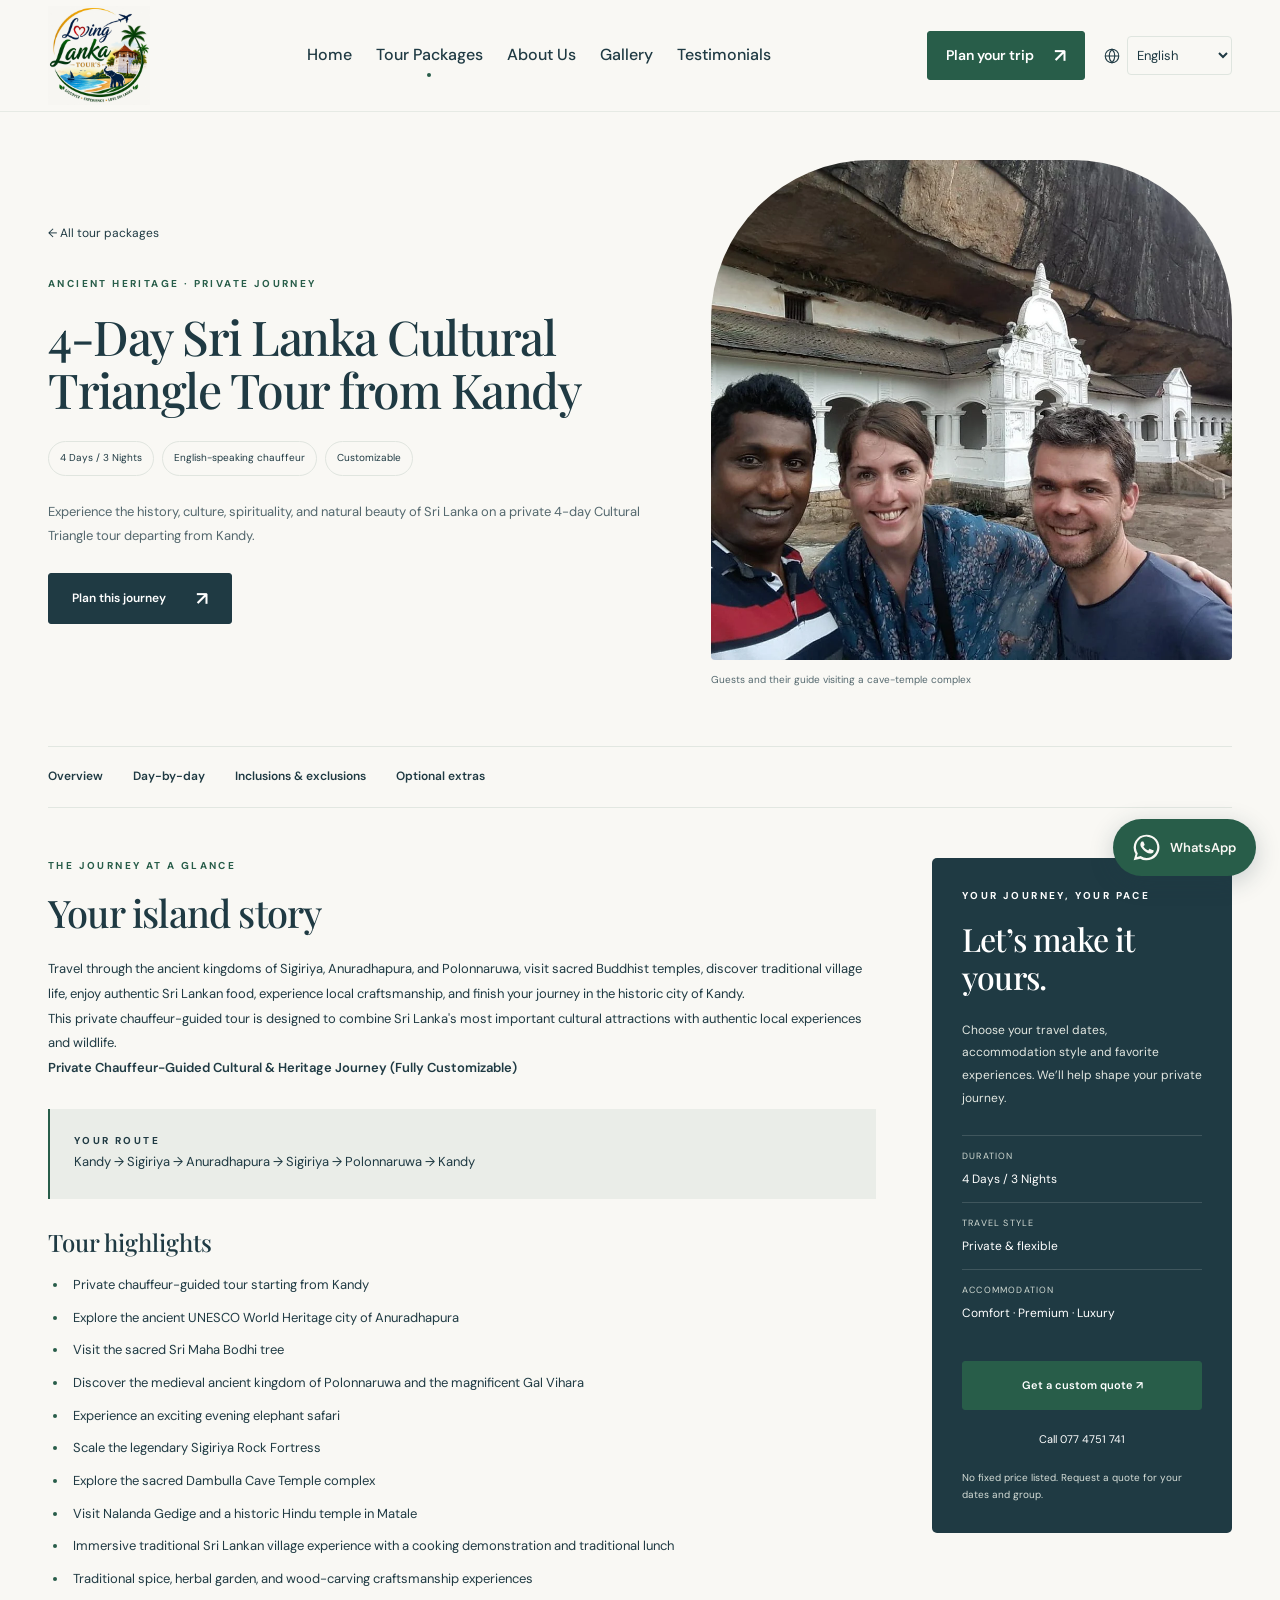
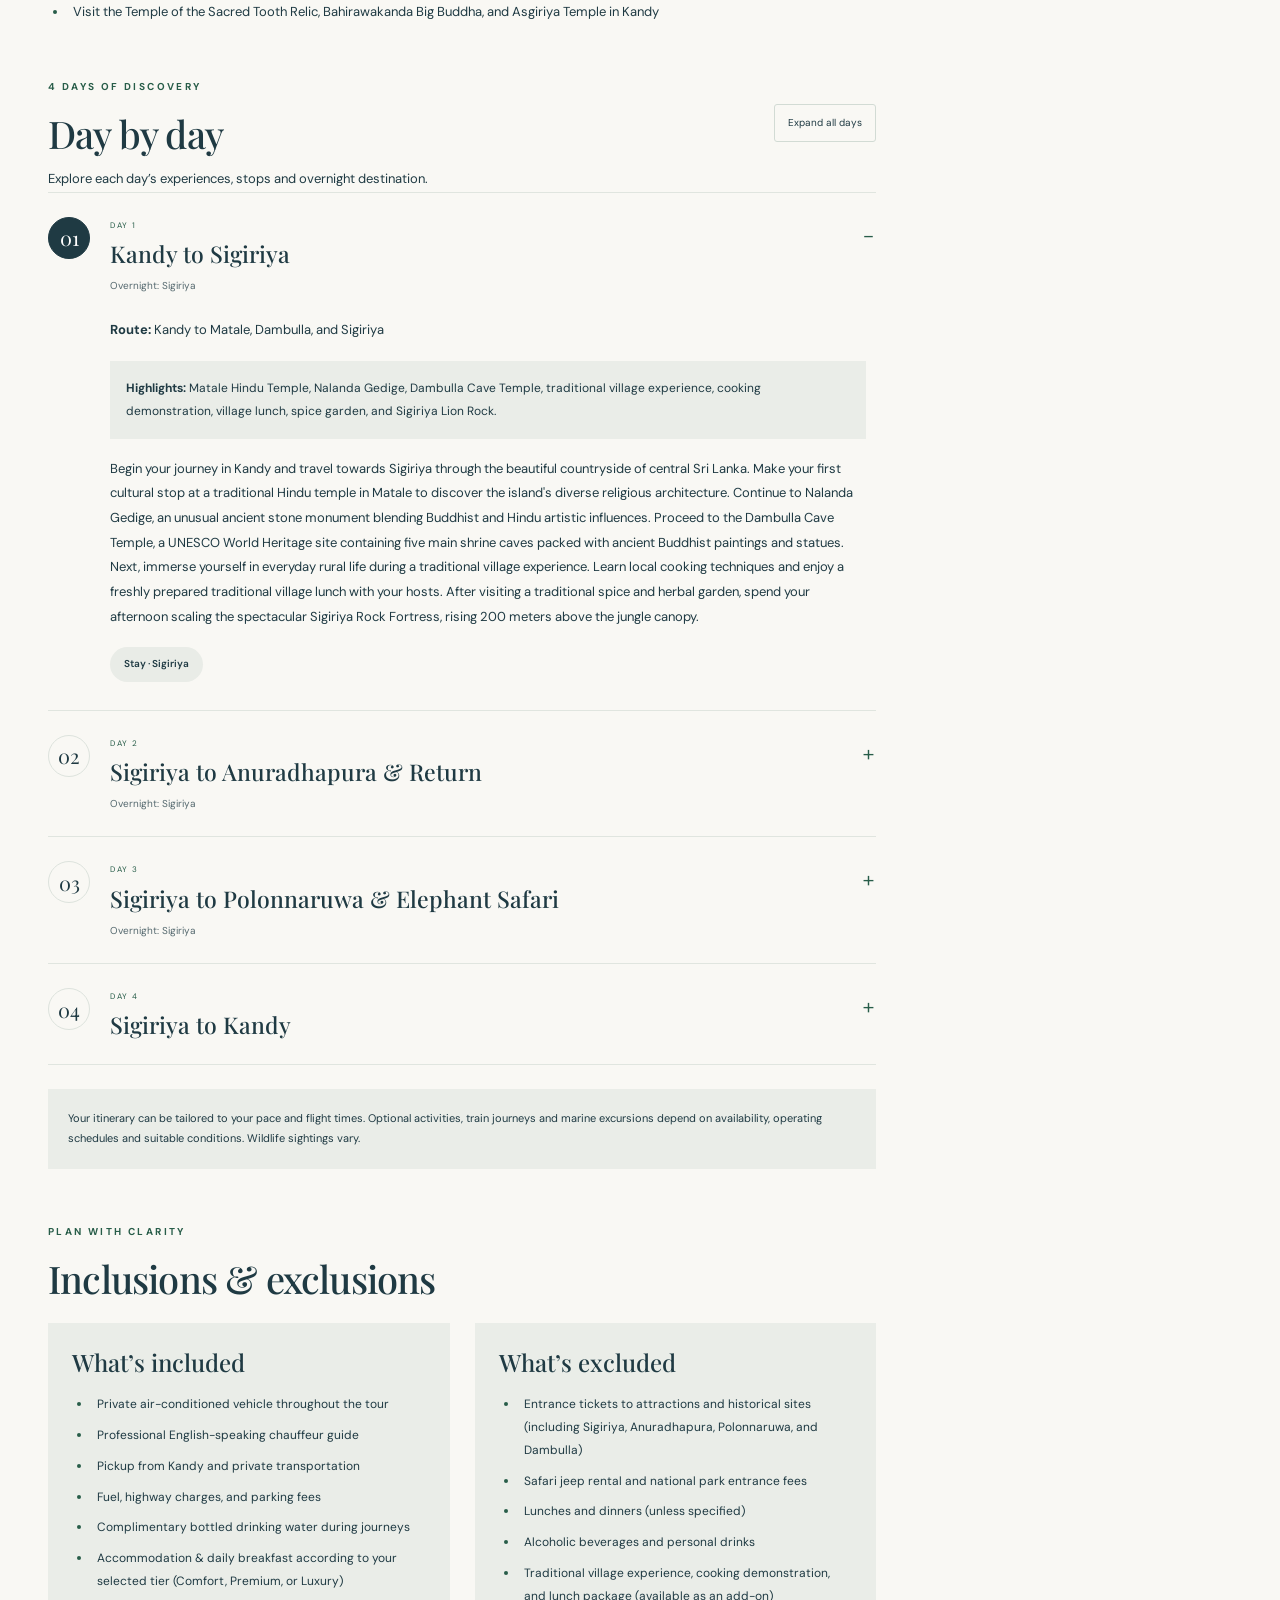
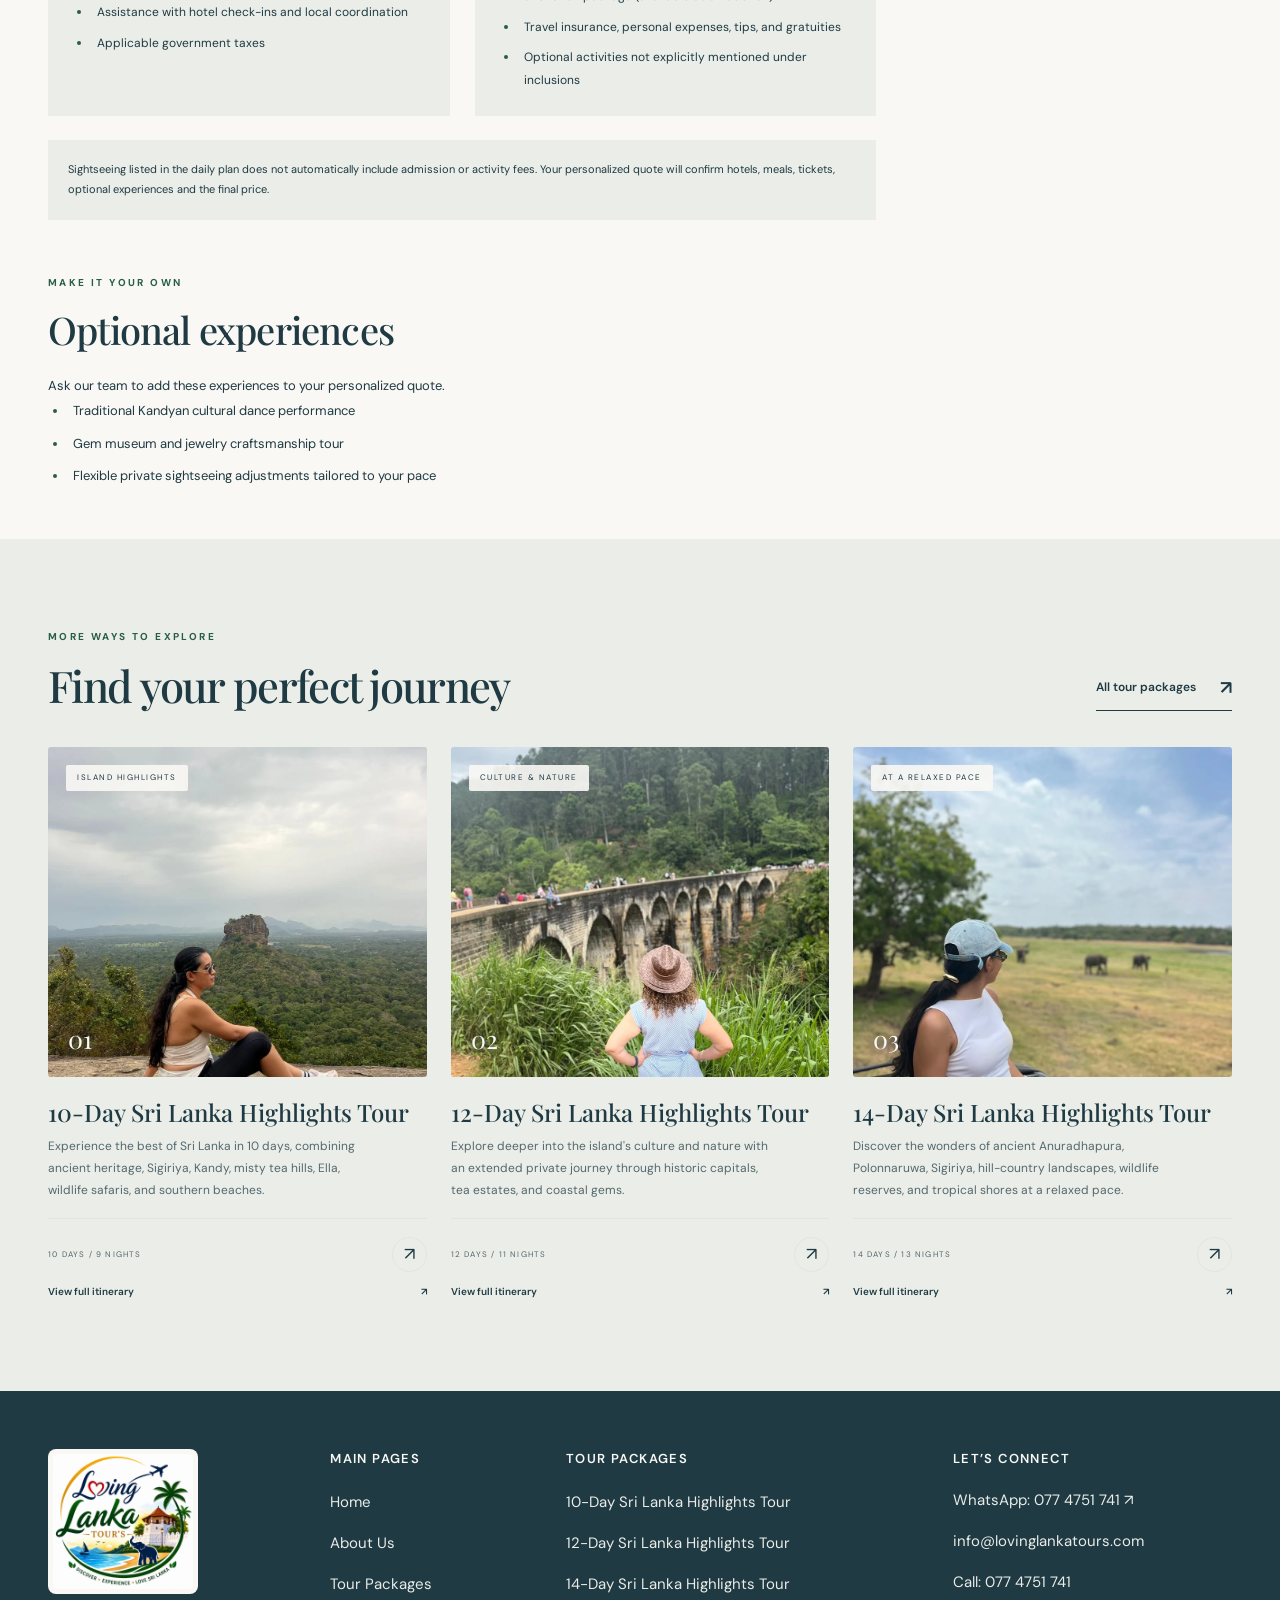
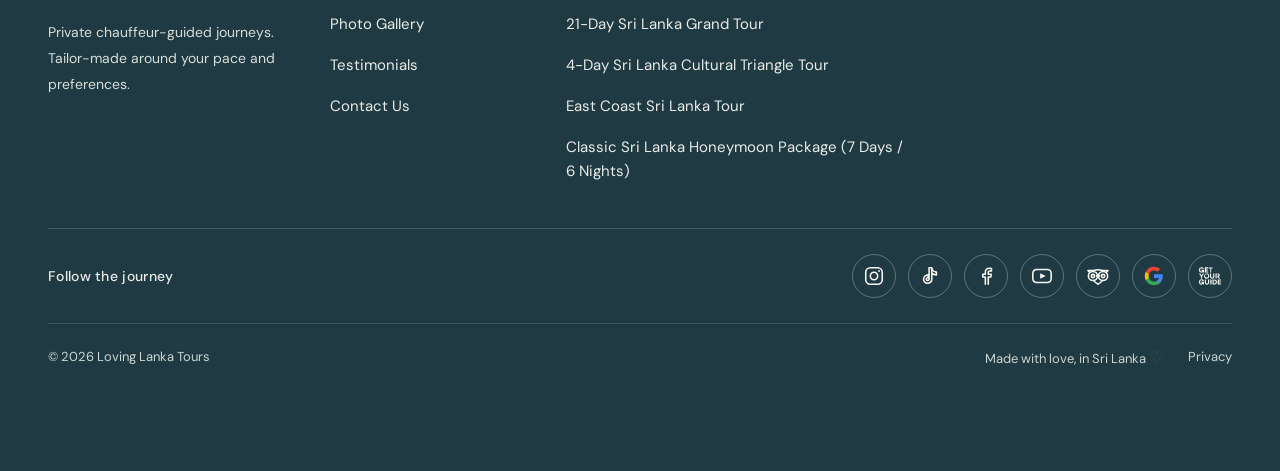
<file: tour-culture-4.html>
<!doctype html>
<html lang="en">
<head>
<meta charset="UTF-8"><meta name="viewport" content="width=device-width,initial-scale=1">
<meta name="theme-color" content="#1f3a43"><meta name="description" content="4 Days / 3 Nights private Sri Lanka tour. Explore the full daily itinerary, route, inclusions and exclusions, then request your personalized quote.">
<title>4-Day Sri Lanka Cultural Triangle Tour from Kandy | Loving Lanka Tours</title>
<meta property="og:type" content="website"><meta property="og:title" content="4-Day Sri Lanka Cultural Triangle Tour from Kandy | Loving Lanka Tours"><meta property="og:description" content="4 Days / 3 Nights private Sri Lanka tour. Explore the full daily itinerary, route, inclusions and exclusions, then request your personalized quote."><meta property="og:image" content="assets/sigiriya.jpg">
<link rel="icon" href="assets/loving-lanka-logo.svg" type="image/svg+xml">
<link rel="stylesheet" href="styles.css?v=20261111-yellow-stars">
<script src="content.js?v=20261111-english-review-card" defer></script>
<script src="tour-content.js" defer></script>
<script src="app.js?v=20261127-family-photo-google-gyg" defer></script>
<script src="motion.js?v=20261106-contact-reviews" defer></script>
<script src="language.js?v=20261111-english-review-card" defer></script>
<script src="whatsapp-chat.js?v=20261030-chat" defer></script>
</head>
<body data-page="tourDetail" data-tour="culture-4">
<a class="skip-link" href="#main">Skip to content</a>
<header class="header">
<a class="brand" href="index.html" aria-label="Loving Lanka Tours home"><img class="brand-logo" src="assets/loving-lanka-logo.svg" alt="Loving Lanka Tours — Discover, Experience, Love Sri Lanka" width="102" height="99"></a>
<nav class="desktop-nav" aria-label="Main navigation"><a href="index.html" data-nav="home">Home</a><a href="tours.html" data-nav="tours">Tour Packages</a><a href="about.html" data-nav="about">About Us</a><a href="gallery.html" data-nav="gallery">Gallery</a><a href="reviews.html" data-nav="reviews">Testimonials</a></nav>
<a class="button button-small header-cta" href="contact.html">Plan your trip <span aria-hidden="true">↗</span></a>
<div class="language-picker notranslate" translate="no"><label class="language-label" for="site-language"><svg viewBox="0 0 24 24" fill="none" aria-hidden="true"><circle cx="12" cy="12" r="9" stroke="currentColor" stroke-width="1.5"/><path d="M3 12h18M12 3c5 5 5 13 0 18-5-5-5-13 0-18Z" stroke="currentColor" stroke-width="1.5"/></svg><span class="sr-only">Website language</span></label><select id="site-language" aria-label="Website language" title="Choose a language to translate this page with Google Translate" data-source-page="tour-culture-4.html"><option value="en" lang="en">English</option><option value="de" lang="de">Deutsch</option><option value="fr" lang="fr">Français</option></select></div>
<button class="menu-toggle" aria-label="Open navigation" aria-expanded="false" aria-controls="mobile-nav"><span></span><span></span></button>
<nav id="mobile-nav" class="mobile-nav" aria-label="Mobile navigation" hidden><a href="index.html">Home</a><a href="tours.html">Tour Packages</a><a href="about.html">About Us</a><a href="gallery.html">Gallery</a><a href="reviews.html">Testimonials</a><a href="contact.html">Plan your trip ↗</a></nav>
</header>
<main id="main"><section class="tour-hero wrap"><div class="tour-hero-copy"><a class="tour-back" href="tours.html">← All tour packages</a><span class="eyebrow pink">Ancient heritage · PRIVATE JOURNEY</span><h1>4-Day Sri Lanka Cultural Triangle Tour from Kandy</h1><div class="tour-pills"><span>4 Days / 3 Nights</span><span>English-speaking chauffeur</span><span>Customizable</span></div><p>Experience the history, culture, spirituality, and natural beauty of Sri Lanka on a private 4-day Cultural Triangle tour departing from Kandy.</p><a class="button button-green" href="contact.html?journey=culture-4">Plan this journey <span aria-hidden="true">↗</span></a></div><figure class="tour-hero-photo"><img src="assets/lanka-guest-16.webp" alt="Guests and their guide visiting a cave-temple complex" fetchpriority="high"><figcaption>Guests and their guide visiting a cave-temple complex</figcaption></figure></section>
 <nav class="tour-sections wrap" aria-label="Tour page sections"><a href="#overview">Overview</a><a href="#itinerary">Day-by-day</a><a href="#inclusions">Inclusions & exclusions</a><a href="#extras">Optional extras</a></nav>
 <div class="wrap tour-layout"><div class="tour-reading"><section id="overview" class="tour-section"><span class="eyebrow pink">THE JOURNEY AT A GLANCE</span><h2>Your island story</h2><p>Travel through the ancient kingdoms of Sigiriya, Anuradhapura, and Polonnaruwa, visit sacred Buddhist temples, discover traditional village life, enjoy authentic Sri Lankan food, experience local craftsmanship, and finish your journey in the historic city of Kandy.</p><p>This private chauffeur-guided tour is designed to combine Sri Lanka&#39;s most important cultural attractions with authentic local experiences and wildlife.</p><p class="tour-type">Private Chauffeur-Guided Cultural &amp; Heritage Journey (Fully Customizable)</p><div class="tour-route"><span class="eyebrow">YOUR ROUTE</span><p>Kandy → Sigiriya → Anuradhapura → Sigiriya → Polonnaruwa → Kandy</p></div><h3>Tour highlights</h3><ul class="tour-list"><li>Private chauffeur-guided tour starting from Kandy</li><li>Explore the ancient UNESCO World Heritage city of Anuradhapura</li><li>Visit the sacred Sri Maha Bodhi tree</li><li>Discover the medieval ancient kingdom of Polonnaruwa and the magnificent Gal Vihara</li><li>Experience an exciting evening elephant safari</li><li>Scale the legendary Sigiriya Rock Fortress</li><li>Explore the sacred Dambulla Cave Temple complex</li><li>Visit Nalanda Gedige and a historic Hindu temple in Matale</li><li>Immersive traditional Sri Lankan village experience with a cooking demonstration and traditional lunch</li><li>Traditional spice, herbal garden, and wood-carving craftsmanship experiences</li><li>Visit the Temple of the Sacred Tooth Relic, Bahirawakanda Big Buddha, and Asgiriya Temple in Kandy</li></ul></section>
 <section id="itinerary" class="tour-section"><div class="itinerary-heading"><div><span class="eyebrow pink">4 DAYS OF DISCOVERY</span><h2>Day by day</h2></div><button type="button" class="itinerary-toggle" aria-controls="itinerary-days">Expand all days</button></div><p>Explore each day’s experiences, stops and overnight destination.</p><div id="itinerary-days" class="itinerary-days"><details class="itinerary-day" open><summary><span class="day-number">01</span><span><small>DAY 1</small><b>Kandy to Sigiriya</b><em>Overnight: Sigiriya</em></span></summary><div class="day-story"><p class="day-route"><b>Route:</b> Kandy to Matale, Dambulla, and Sigiriya</p><p class="day-highlights"><b>Highlights:</b> Matale Hindu Temple, Nalanda Gedige, Dambulla Cave Temple, traditional village experience, cooking demonstration, village lunch, spice garden, and Sigiriya Lion Rock.</p><p>Begin your journey in Kandy and travel towards Sigiriya through the beautiful countryside of central Sri Lanka. Make your first cultural stop at a traditional Hindu temple in Matale to discover the island&#39;s diverse religious architecture. Continue to Nalanda Gedige, an unusual ancient stone monument blending Buddhist and Hindu artistic influences. Proceed to the Dambulla Cave Temple, a UNESCO World Heritage site containing five main shrine caves packed with ancient Buddhist paintings and statues. Next, immerse yourself in everyday rural life during a traditional village experience. Learn local cooking techniques and enjoy a freshly prepared traditional village lunch with your hosts. After visiting a traditional spice and herbal garden, spend your afternoon scaling the spectacular Sigiriya Rock Fortress, rising 200 meters above the jungle canopy.</p><span class="overnight">Stay · Sigiriya</span></div></details><details class="itinerary-day" ><summary><span class="day-number">02</span><span><small>DAY 2</small><b>Sigiriya to Anuradhapura &amp; Return</b><em>Overnight: Sigiriya</em></span></summary><div class="day-story"><p class="day-route"><b>Route:</b> Sigiriya to Anuradhapura (Day Excursion) and back to Sigiriya</p><p class="day-highlights"><b>Highlights:</b> Ancient City of Anuradhapura, sacred Sri Maha Bodhi, Ruwanwelisaya, Thuparamaya, Jetavanaramaya, Abhayagiri Monastery, and Samadhi Buddha Statue.</p><p>After breakfast, enjoy a scenic drive from Sigiriya to Anuradhapura, Sri Lanka&#39;s first great capital and a major center of ancient Buddhist civilization. Spend the day exploring a vast archaeological landscape filled with majestic monuments. Pay your respects at the sacred Sri Maha Bodhi, one of the world&#39;s oldest historically documented trees. Marvel at the brilliant white dome of Ruwanwelisaya Stupa, explore the ancient monastic ruins of Abhayagiri and Jetavanaramaya, and admire the serene expression of the classic Samadhi Buddha Statue. Return to Sigiriya in the evening to unwind.</p><span class="overnight">Stay · Sigiriya</span></div></details><details class="itinerary-day" ><summary><span class="day-number">03</span><span><small>DAY 3</small><b>Sigiriya to Polonnaruwa &amp; Elephant Safari</b><em>Overnight: Sigiriya</em></span></summary><div class="day-story"><p class="day-route"><b>Route:</b> Sigiriya to Polonnaruwa and Minneriya/Kaudulla National Park</p><p class="day-highlights"><b>Highlights:</b> UNESCO Ancient City of Polonnaruwa, Royal Palace, Sacred Quadrangle, Vatadage, Gal Vihara, and an evening wild elephant safari.</p><p>Travel towards Polonnaruwa, the sophisticated second medieval capital of Sri Lanka. Explore the remarkably preserved royal palace complex, the intricate stone carvings of the Sacred Quadrangle, the circular Vatadage, and the monumental rock-carved statues of the Gal Vihara, which showcase the incredible mastery of ancient stone masons. In the afternoon, head out on an exciting jeep safari through Minneriya or Kaudulla National Park, chosen based on seasonal elephant movements, to observe wild elephants and diverse birdlife in their natural habitat. Return to Sigiriya for a restful night.</p><span class="overnight">Stay · Sigiriya</span></div></details><details class="itinerary-day" ><summary><span class="day-number">04</span><span><small>DAY 4</small><b>Sigiriya to Kandy</b></span></summary><div class="day-story"><p class="day-route"><b>Route:</b> Sigiriya back to Kandy</p><p class="day-highlights"><b>Highlights:</b> Traditional wood-carving workshop, Temple of the Sacred Tooth Relic, Bahirawakanda Big Buddha, and Asgiriya Temple.</p><p>Travel back south into the hill country towards Kandy. Stop at a traditional wood-carving workshop to witness local artisans turn natural timber into intricate cultural art using generational techniques and natural color finishes. Arrive in the UNESCO-listed city of Kandy to visit the Temple of the Sacred Tooth Relic, which houses the sacred tooth of the Buddha. Continue to the Bahirawakanda Temple for sweeping panoramic views of Kandy city and visit the historic monastic center of Asgiriya Temple. Your tour concludes in Kandy, with optional hotel drop-off or airport transfer arrangements available.</p></div></details></div><p class="tour-note">Your itinerary can be tailored to your pace and flight times. Optional activities, train journeys and marine excursions depend on availability, operating schedules and suitable conditions. Wildlife sightings vary.</p></section>
 <section id="inclusions" class="tour-section"><span class="eyebrow pink">PLAN WITH CLARITY</span><h2>Inclusions & exclusions</h2><div class="tour-costs"><article><h3>What’s included</h3><ul class="tour-list"><li>Private air-conditioned vehicle throughout the tour</li><li>Professional English-speaking chauffeur guide</li><li>Pickup from Kandy and private transportation</li><li>Fuel, highway charges, and parking fees</li><li>Complimentary bottled drinking water during journeys</li><li>Accommodation &amp; daily breakfast according to your selected tier (Comfort, Premium, or Luxury)</li><li>Assistance with hotel check-ins and local coordination</li><li>Applicable government taxes</li></ul></article><article><h3>What’s excluded</h3><ul class="tour-list"><li>Entrance tickets to attractions and historical sites (including Sigiriya, Anuradhapura, Polonnaruwa, and Dambulla)</li><li>Safari jeep rental and national park entrance fees</li><li>Lunches and dinners (unless specified)</li><li>Alcoholic beverages and personal drinks</li><li>Traditional village experience, cooking demonstration, and lunch package (available as an add-on)</li><li>Travel insurance, personal expenses, tips, and gratuities</li><li>Optional activities not explicitly mentioned under inclusions</li></ul></article></div><p class="tour-note">Sightseeing listed in the daily plan does not automatically include admission or activity fees. Your personalized quote will confirm hotels, meals, tickets, optional experiences and the final price.</p></section>
 <section id="extras" class="tour-section"><span class="eyebrow pink">MAKE IT YOUR OWN</span><h2>Optional experiences</h2><p>Ask our team to add these experiences to your personalized quote.</p><ul class="tour-list"><li>Traditional Kandyan cultural dance performance</li><li>Gem museum and jewelry craftsmanship tour</li><li>Flexible private sightseeing adjustments tailored to your pace</li></ul></section>
 </div>
 <aside class="tour-planning"><div class="tour-quote-card"><span class="eyebrow">YOUR JOURNEY, YOUR PACE</span><h2>Let’s make it yours.</h2><p>Choose your travel dates, accommodation style and favorite experiences. We’ll help shape your private journey.</p><dl><div><dt>Duration</dt><dd>4 Days / 3 Nights</dd></div><div><dt>Travel style</dt><dd>Private & flexible</dd></div><div><dt>Accommodation</dt><dd>Comfort · Premium · Luxury</dd></div></dl><a class="button" href="contact.html?journey=culture-4">Get a custom quote ↗</a><a class="tour-quote-contact" href="tel:+94774751741">Call 077 4751 741</a><small>No fixed price listed. Request a quote for your dates and group.</small></div></aside></div>
 <section class="section tour-more"><div class="wrap"><div class="section-head"><div><span class="eyebrow pink">MORE WAYS TO EXPLORE</span><h2>Find your perfect journey</h2></div><a class="text-link" href="tours.html">All tour packages <span aria-hidden="true">↗</span></a></div><div class="journey-grid"><article class="journey-card"><a class="journey-card-link" href="tour-highlights-10.html" aria-label="View 10-Day Sri Lanka Highlights Tour itinerary"><div class="journey-photo"><img src="assets/lanka-guest-01.webp" alt="A traveller looking towards Sigiriya Rock Fortress" loading="lazy"><span class="journey-tag">Island highlights</span><span class="journey-num">01</span></div><h3>10-Day Sri Lanka Highlights Tour</h3><p>Experience the best of Sri Lanka in 10 days, combining ancient heritage, Sigiriya, Kandy, misty tea hills, Ella, wildlife safaris, and southern beaches.</p><div class="journey-bottom"><span class="journey-meta">10 Days / 9 Nights</span><span class="circle-button" aria-hidden="true">↗</span></div><span class="tour-request-link">View full itinerary <span aria-hidden="true">↗</span></span></a></article><article class="journey-card"><a class="journey-card-link" href="tour-highlights-12.html" aria-label="View 12-Day Sri Lanka Highlights Tour itinerary"><div class="journey-photo"><img src="assets/lanka-guest-31.webp" alt="A traveller beside Ella’s Nine Arch Bridge" loading="lazy"><span class="journey-tag">Culture &amp; nature</span><span class="journey-num">02</span></div><h3>12-Day Sri Lanka Highlights Tour</h3><p>Explore deeper into the island&#39;s culture and nature with an extended private journey through historic capitals, tea estates, and coastal gems.</p><div class="journey-bottom"><span class="journey-meta">12 Days / 11 Nights</span><span class="circle-button" aria-hidden="true">↗</span></div><span class="tour-request-link">View full itinerary <span aria-hidden="true">↗</span></span></a></article><article class="journey-card"><a class="journey-card-link" href="tour-highlights-14.html" aria-label="View 14-Day Sri Lanka Highlights Tour itinerary"><div class="journey-photo"><img src="assets/lanka-guest-25.webp" alt="A traveller watching wild elephants from a safari vehicle" loading="lazy"><span class="journey-tag">At a relaxed pace</span><span class="journey-num">03</span></div><h3>14-Day Sri Lanka Highlights Tour</h3><p>Discover the wonders of ancient Anuradhapura, Polonnaruwa, Sigiriya, hill-country landscapes, wildlife reserves, and tropical shores at a relaxed pace.</p><div class="journey-bottom"><span class="journey-meta">14 Days / 13 Nights</span><span class="circle-button" aria-hidden="true">↗</span></div><span class="tour-request-link">View full itinerary <span aria-hidden="true">↗</span></span></a></article></div></div></section></main>
<footer class="footer"><div class="footer-top wrap"><div><a class="brand footer-brand" href="index.html"><img class="brand-logo" src="assets/loving-lanka-logo.svg" alt="Loving Lanka Tours — Discover, Experience, Love Sri Lanka" width="102" height="99"></a><p>Private chauffeur-guided journeys.<br>Tailor-made around your pace and preferences.</p></div><div class="footer-pages"><h2 class="footer-heading">Main Pages</h2><nav aria-label="Footer main pages"><a href="index.html">Home</a><a href="about.html">About Us</a><a href="tours.html">Tour Packages</a><a href="gallery.html">Photo Gallery</a><a href="reviews.html">Testimonials</a><a href="contact.html">Contact Us</a></nav></div><div class="footer-tours"><h2 class="footer-heading">Tour Packages</h2><nav aria-label="Footer tour packages"><a href="tour-highlights-10.html">10-Day Sri Lanka Highlights Tour</a><a href="tour-highlights-12.html">12-Day Sri Lanka Highlights Tour</a><a href="tour-highlights-14.html">14-Day Sri Lanka Highlights Tour</a><a href="tour-grand-21.html">21-Day Sri Lanka Grand Tour</a><a href="tour-culture-4.html">4-Day Sri Lanka Cultural Triangle Tour</a><a href="tour-east-coast.html">East Coast Sri Lanka Tour</a><a href="tour-honeymoon-7.html">Classic Sri Lanka Honeymoon Package (7 Days / 6 Nights)</a></nav></div><div><span class="eyebrow">LET’S CONNECT</span><a href="https://wa.me/94774751741" target="_blank" rel="noopener">WhatsApp: 077 4751 741 ↗</a><a href="mailto:info@lovinglankatours.com">info@lovinglankatours.com</a><a href="tel:+94774751741">Call: 077 4751 741</a></div></div><div class="footer-social wrap"><span class="footer-social-label">Follow the journey</span><nav class="footer-social-icons" aria-label="Follow Loving Lanka Tours"><a href="https://www.instagram.com/lovinglanka_by_nadika/" target="_blank" rel="noopener noreferrer" aria-label="Loving Lanka Tours on Instagram (opens in a new tab)" title="Instagram"><svg viewBox="0 0 24 24" fill="none" stroke="currentColor" stroke-width="1.7" stroke-linecap="round" stroke-linejoin="round" aria-hidden="true"><rect x="3" y="3" width="18" height="18" rx="5"/><circle cx="12" cy="12" r="4"/><circle cx="17.5" cy="6.5" r="1" fill="currentColor" stroke="none"/></svg></a><a href="https://www.tiktok.com/@loving_lanka_tours" target="_blank" rel="noopener noreferrer" aria-label="Loving Lanka Tours on TikTok (opens in a new tab)" title="TikTok"><svg viewBox="0 0 24 24" fill="none" stroke="currentColor" stroke-width="1.7" stroke-linecap="round" stroke-linejoin="round" aria-hidden="true"><path d="M14 3v12.5a4.5 4.5 0 1 1-4-4.5v3a1.5 1.5 0 1 0 1 1.5V3h3c.4 2.7 2.1 4.5 5 4.8v3c-2-.1-3.6-.8-5-2"/></svg></a><a href="https://www.facebook.com/lovinglankabynadika/" target="_blank" rel="noopener noreferrer" aria-label="Loving Lanka Tours on Facebook (opens in a new tab)" title="Facebook"><svg viewBox="0 0 24 24" fill="none" stroke="currentColor" stroke-width="1.7" stroke-linecap="round" stroke-linejoin="round" aria-hidden="true"><path d="M14.5 21v-8h2.8l.5-3h-3.3V8c0-.9.3-1.5 1.6-1.5H18V3.8c-.7-.1-1.6-.2-2.5-.2-2.5 0-4.2 1.5-4.2 4.3V10H8.5v3h2.8v8"/></svg></a><a href="https://www.youtube.com/channel/UCVi81lHfutHq9T9eoYvtcVw" target="_blank" rel="noopener noreferrer" aria-label="Loving Lanka Tours on YouTube (opens in a new tab)" title="YouTube"><svg viewBox="0 0 24 24" fill="none" stroke="currentColor" stroke-width="1.7" stroke-linecap="round" stroke-linejoin="round" aria-hidden="true"><rect x="2" y="5" width="20" height="14" rx="4"/><path d="m10 9 6 3-6 3Z" fill="currentColor" stroke="none"/></svg></a><a href="https://www.tripadvisor.co.uk/attraction_review-g304138-d16664850-reviews-loving_lanka_tours-kandy_kandy_district_central_province.html" target="_blank" rel="noopener noreferrer" aria-label="Loving Lanka Tours on Tripadvisor (opens in a new tab)" title="Tripadvisor"><svg viewBox="0 0 24 24" fill="none" stroke="currentColor" stroke-width="1.7" stroke-linecap="round" stroke-linejoin="round" aria-hidden="true"><path d="m3 8-2-2h6a16 16 0 0 1 10 0h6l-2 2M10.5 11.5l1.5 2 1.5-2M8 18l4 3 4-3"/><circle cx="6.5" cy="12" r="5"/><circle cx="17.5" cy="12" r="5"/><circle cx="6.5" cy="12" r="1.8"/><circle cx="17.5" cy="12" r="1.8"/></svg></a><a href="https://share.google/X7iT61F7IpJR98NSJ" target="_blank" rel="noopener noreferrer" aria-label="Loving Lanka Tours on Google (opens in a new tab)" title="Google"><svg viewBox="0 0 24 24" aria-hidden="true"><path fill="#4285F4" d="M21.6 12.23c0-.72-.06-1.42-.18-2.1H12v3.97h5.38a4.6 4.6 0 0 1-2 3.02v2.47h3.23c1.9-1.75 2.99-4.34 2.99-7.36Z"/><path fill="#34A853" d="M12 22c2.7 0 4.96-.9 6.61-2.41l-3.23-2.47c-.9.6-2.04.96-3.38.96-2.6 0-4.8-1.76-5.59-4.12H3.07v2.55A9.99 9.99 0 0 0 12 22Z"/><path fill="#FBBC05" d="M6.41 13.96a6 6 0 0 1 0-3.92V7.49H3.07a10 10 0 0 0 0 9.02l3.34-2.55Z"/><path fill="#EA4335" d="M12 5.92c1.47 0 2.79.5 3.82 1.5l2.87-2.88C16.95 2.9 14.7 2 12 2a9.99 9.99 0 0 0-8.93 5.49l3.34 2.55C7.2 7.68 9.4 5.92 12 5.92Z"/></svg></a><a href="https://www.getyourguide.com/loving-lanka-tours-s771110/" target="_blank" rel="noopener noreferrer" aria-label="Loving Lanka Tours on GetYourGuide (opens in a new tab)" title="GetYourGuide"><svg viewBox="0 -26.5 256 256" fill="currentColor" aria-hidden="true"><g><path d="M58.7693166,91.1888424 C58.7693166,87.1185495 61.9112971,84.1193863 65.8387727,84.1193863 C69.7662483,84.1193863 72.9082287,87.1899582 72.9082287,91.1888424 C72.9082287,95.2591353 69.7662483,98.2582985 65.8387727,98.2582985 C61.9112971,98.2582985 58.7693166,95.1877266 58.7693166,91.1888424 Z M71.3372385,78.4781032 C71.3372385,82.5483961 74.479219,85.5475593 78.4066946,85.5475593 C82.3341702,85.5475593 85.4761506,82.4769874 85.4761506,78.4781032 C85.4761506,74.4078103 82.3341702,71.4086471 78.4066946,71.4086471 C74.479219,71.4086471 71.3372385,74.4078103 71.3372385,78.4781032 Z M88.5467225,69.8376569 L88.5467225,82.5483961 C98.4725244,82.5483961 106.256067,90.6175732 106.256067,101.186053 C106.256067,111.754533 98.4011158,119.82371 88.5467225,119.82371 C78.6209205,119.82371 70.837378,111.754533 70.837378,101.186053 L56.9841004,101.186053 C56.9841004,118.75258 70.9801953,132.534449 88.5467225,132.534449 C106.11325,132.534449 120.109344,118.75258 120.109344,101.186053 C120.109344,83.6195258 106.11325,69.8376569 88.5467225,69.8376569 Z M231.006974,189.018689 L231.006974,176.950628 L253.35788,176.950628 L253.35788,164.882566 L231.006974,164.882566 L231.006974,153.028731 L255.642957,153.028731 L255.642957,140.889261 L217.439331,140.889261 L217.439331,201.08675 L256,201.08675 L256,188.94728 L231.006974,188.94728 L231.006974,189.018689 Z M209.370153,171.02371 C209.370153,188.304603 196.159554,201.08675 177.521897,201.08675 L157.670293,201.08675 L157.670293,140.817852 L177.521897,140.817852 C196.159554,140.817852 209.370153,153.742817 209.370153,171.02371 Z M195.516876,171.02371 C195.516876,160.740865 188.661646,152.957322 178.593026,152.957322 L171.166527,152.957322 L171.166527,189.018689 L178.593026,189.018689 C188.661646,189.018689 195.516876,181.306555 195.516876,171.02371 Z M104.899303,177.950349 C104.899303,184.876987 99.972106,190.01841 93.1882845,190.01841 C86.404463,190.01841 81.4772664,184.876987 81.4772664,177.950349 L81.4772664,140.960669 L68.0524407,140.960669 L68.0524407,177.736123 C68.0524407,191.946444 78.6923291,202.372106 93.1882845,202.372106 C107.68424,202.372106 118.324128,191.875035 118.324128,177.736123 L118.324128,140.960669 L104.899303,140.960669 L104.899303,177.950349 L104.899303,177.950349 Z M26.7782427,179.164296 L40.1316597,179.164296 C38.9177127,185.376848 33.4192469,190.161227 26.8496513,190.161227 C19.4945607,190.161227 13.567643,184.23431 13.567643,175.593863 L13.567643,166.667782 C13.567643,158.170153 19.9230126,151.886192 28.8490934,151.886192 C35.7757322,151.886192 41.9882845,155.670851 43.9877266,161.169317 L56.4842399,156.813389 C53.0566248,146.244909 41.7740586,139.675314 28.8490934,139.675314 C12.4965132,139.675314 0.357043236,150.672245 0.357043236,166.667782 L0.357043236,175.593863 C0.428451883,190.946722 11.7824268,202.372106 25.7785216,202.372106 C34.4903766,202.372106 42.2025105,197.94477 46.7012552,191.08954 L46.7012552,201.158159 L58.5550907,201.158159 L58.5550907,167.667503 L26.7782427,167.667503 L26.7782427,179.164296 Z M178.664435,107.827057 L178.664435,71.0516039 L165.239609,71.0516039 L165.239609,108.041283 C165.239609,114.967922 160.312413,120.109344 153.528591,120.109344 C146.74477,120.109344 141.817573,114.967922 141.817573,108.041283 L141.817573,71.0516039 L128.392748,71.0516039 L128.392748,107.827057 C128.392748,122.037378 139.032636,132.46304 153.528591,132.46304 C168.024547,132.46304 178.664435,122.037378 178.664435,107.827057 Z M22.7079498,131.249093 L36.2041841,131.249093 L36.2041841,108.398326 L58.8407252,71.0516039 L43.5592748,71.0516039 L29.2775453,95.6875872 L15.2100418,71.0516039 L0,71.0516039 L22.6365411,108.541144 L22.6365411,131.249093 L22.7079498,131.249093 Z M158.312971,1.14253835 L112.611437,1.14253835 L112.611437,13.2820084 L158.312971,13.2820084 L158.312971,1.14253835 Z M106.827336,49.2005579 L81.762901,49.2005579 L81.762901,37.1324965 L104.113808,37.1324965 L104.113808,25.0644351 L81.762901,25.0644351 L81.762901,13.2105997 L106.398884,13.2105997 L106.398884,1.07112971 L68.195258,1.07112971 L68.195258,61.2686192 L106.755927,61.2686192 L106.755927,49.2005579 L106.827336,49.2005579 Z M25.7785216,62.6253835 C34.4903766,62.6253835 42.2025105,58.1980474 46.7012552,51.3428173 L46.7012552,61.4114365 L58.5550907,61.4114365 L58.5550907,27.920781 L26.7782427,27.920781 L26.7782427,39.4889819 L40.1316597,39.4889819 C38.9177127,45.7015342 33.4192469,50.4859135 26.8496513,50.4859135 C19.4945607,50.4859135 13.567643,44.5589958 13.567643,35.9185495 L13.567643,26.9924686 C13.567643,18.4948396 19.9230126,12.2108787 28.8490934,12.2108787 C35.7757322,12.2108787 41.9882845,15.995537 43.9877266,21.4940028 L56.4842399,17.1380753 C53.0566248,6.56959554 41.7740586,0 28.8490934,0 C12.4965132,0 0.357043236,10.9969317 0.357043236,26.9924686 L0.357043236,35.9185495 C0.428451883,51.2 11.7824268,62.6253835 25.7785216,62.6253835 Z M209.441562,116.039052 L202.443515,108.683961 L209.370153,101.186053 L202.372106,93.8309623 L209.298745,86.3330544 L202.300697,78.9779637 L210.012831,71.0516039 L196.016736,71.0516039 L188.44742,79.0493724 L195.445467,86.404463 L188.518828,93.902371 L195.516876,101.257462 L188.590237,108.75537 L195.588285,116.11046 L188.661646,123.608368 L196.088145,131.320502 L210.155649,131.320502 L202.586332,123.53696 L209.441562,116.039052 Z M143.817015,169.238494 C145.816457,167.453278 149.172664,164.454114 149.172664,158.88424 C149.172664,153.385774 145.816457,150.315202 143.817015,148.529986 C143.745607,148.458577 143.674198,148.387169 143.602789,148.31576 C142.603068,147.24463 142.460251,145.745049 142.388842,145.030962 L142.388842,140.817852 L128.821199,140.817852 L128.821199,146.459135 L128.821199,146.459135 C128.821199,146.530544 128.821199,146.601953 128.821199,146.673361 C128.821199,152.171827 132.177406,155.242399 134.176848,157.027615 C135.605021,158.312971 135.605021,158.384379 135.605021,158.88424 C135.605021,159.3841 135.605021,159.455509 134.176848,160.740865 C132.248815,162.454672 129.106834,165.311018 128.892608,170.452441 L128.892608,170.452441 C128.892608,170.523849 128.892608,170.666667 128.892608,170.738075 C128.892608,170.809484 128.892608,170.809484 128.892608,170.880893 C128.892608,170.952301 128.892608,170.952301 128.892608,171.02371 C128.892608,171.095119 128.892608,171.237936 128.892608,171.309344 L128.892608,171.309344 C129.106834,176.450767 132.320223,179.307113 134.176848,181.020921 C135.605021,182.306276 135.605021,182.377685 135.605021,182.877545 C135.605021,183.377406 135.605021,183.448815 134.176848,184.73417 C132.177406,186.519386 128.821199,189.51855 128.821199,195.088424 C128.821199,195.159833 128.821199,195.231241 128.821199,195.30265 L128.821199,195.30265 L128.821199,200.943933 L142.388842,200.943933 L142.388842,196.730823 C142.388842,196.016736 142.603068,194.517155 143.602789,193.446025 C143.674198,193.374616 143.745607,193.303208 143.817015,193.231799 C145.816457,191.446583 149.172664,188.44742 149.172664,182.877545 C149.172664,177.379079 145.816457,174.308508 143.817015,172.523291 C142.53166,171.380753 142.388842,171.166527 142.388842,170.809484 C142.460251,170.595258 142.603068,170.381032 143.817015,169.238494 Z M128.678382,61.3400279 L142.174616,61.3400279 L142.174616,50.1288703 L128.678382,50.1288703 L128.678382,61.3400279 Z M142.246025,34.1333333 L128.749791,34.1333333 L128.749791,45.3444909 L142.246025,45.3444909 L142.246025,34.1333333 Z M142.246025,18.0663877 L128.749791,18.0663877 L128.749791,29.2775453 L142.246025,29.2775453 L142.246025,18.0663877 Z M244.574616,131.249093 L228.150628,108.255509 C236.148396,105.756206 241.718271,98.758159 241.718271,90.1891213 C241.718271,79.335007 232.720781,71.0516039 221.366806,71.0516039 L213.440446,71.0516039 L213.440446,83.2624826 L220.866946,83.2624826 C224.794421,83.2624826 227.864993,86.404463 227.864993,90.5461646 C227.864993,94.6878661 224.794421,97.8298466 220.866946,97.8298466 L213.440446,97.8298466 L213.440446,109.398047 L228.150628,131.320502 L244.574616,131.320502 L244.574616,131.249093 Z"/></g></svg></a></nav></div><div class="footer-bottom wrap"><span>© 2026 Loving Lanka Tours</span><span>Made with love, in Sri Lanka <span class="pink">♡</span></span><a href="privacy.html">Privacy</a></div></footer>
<dialog id="journey-dialog" class="journey-dialog" aria-label="Journey details"><button class="dialog-close" aria-label="Close journey details">×</button><div id="journey-detail"></div></dialog>
<dialog id="lightbox" class="lightbox" aria-label="Travel photo viewer"><button class="dialog-close" aria-label="Close photo">×</button><button class="lightbox-prev" aria-label="Previous photo">←</button><figure><img id="lightbox-image" alt=""><figcaption id="lightbox-caption"></figcaption></figure><button class="lightbox-next" aria-label="Next photo">→</button></dialog>
<section class="whatsapp-panel" id="whatsapp-panel" role="dialog" aria-labelledby="whatsapp-panel-title" aria-describedby="whatsapp-panel-note" hidden><div class="whatsapp-panel-header"><div><span class="eyebrow">LOVING LANKA TOURS</span><h2 id="whatsapp-panel-title">Chat with Nadika</h2></div><button class="whatsapp-panel-close" type="button" aria-label="Close WhatsApp message window">×</button></div><div class="whatsapp-panel-body"><p class="whatsapp-greeting">Hello! Tell Nadika about your Sri Lanka trip or ask a question.</p><form id="whatsapp-message-form"><label for="whatsapp-message">Your message</label><textarea id="whatsapp-message" name="message" rows="4" maxlength="2000" placeholder="Hi Nadika, I’d like to plan a tour…" required></textarea><p id="whatsapp-panel-note">Click Send to open WhatsApp with your message ready. You can send it to Nadika there.</p><button class="button whatsapp-send" type="submit" disabled>Send <span aria-hidden="true">↗</span></button></form></div></section>
<button class="whatsapp-float" type="button" aria-label="Chat with Nadika on WhatsApp" aria-expanded="false" aria-controls="whatsapp-panel" aria-haspopup="dialog"><svg viewBox="0 0 32 32" fill="currentColor" aria-hidden="true"><path d="M16 .8A15.1 15.1 0 0 0 3 23.6L.8 31.2l7.8-2A15.2 15.2 0 1 0 16 .8Zm0 27.5a12.5 12.5 0 0 1-6.4-1.8l-.5-.3-4.6 1.2 1.2-4.5-.3-.5a12.6 12.6 0 1 1 10.6 5.9Zm6.9-9.4c-.4-.2-2.3-1.1-2.6-1.2-.4-.1-.6-.2-.9.2l-1.2 1.4c-.2.2-.4.3-.8.1-1.1-.5-2.1-1.1-2.9-1.8a11 11 0 0 1-2-2.5c-.2-.4 0-.6.2-.8l.6-.7.4-.7c.1-.2 0-.5 0-.7l-1.2-2.8c-.3-.7-.6-.6-.8-.6h-.7c-.3 0-.7.1-1 .5a4.2 4.2 0 0 0-1.3 3.1c0 1.9 1.4 3.6 1.6 3.9.2.2 2.7 4.1 6.5 5.8.9.4 1.6.6 2.2.8 1 .3 1.9.2 2.6.1.8-.1 2.3-.9 2.6-1.8.3-.9.3-1.7.2-1.8-.1-.2-.3-.3-.7-.5Z"/></svg><span>WhatsApp</span></button>
</body></html>
</file>
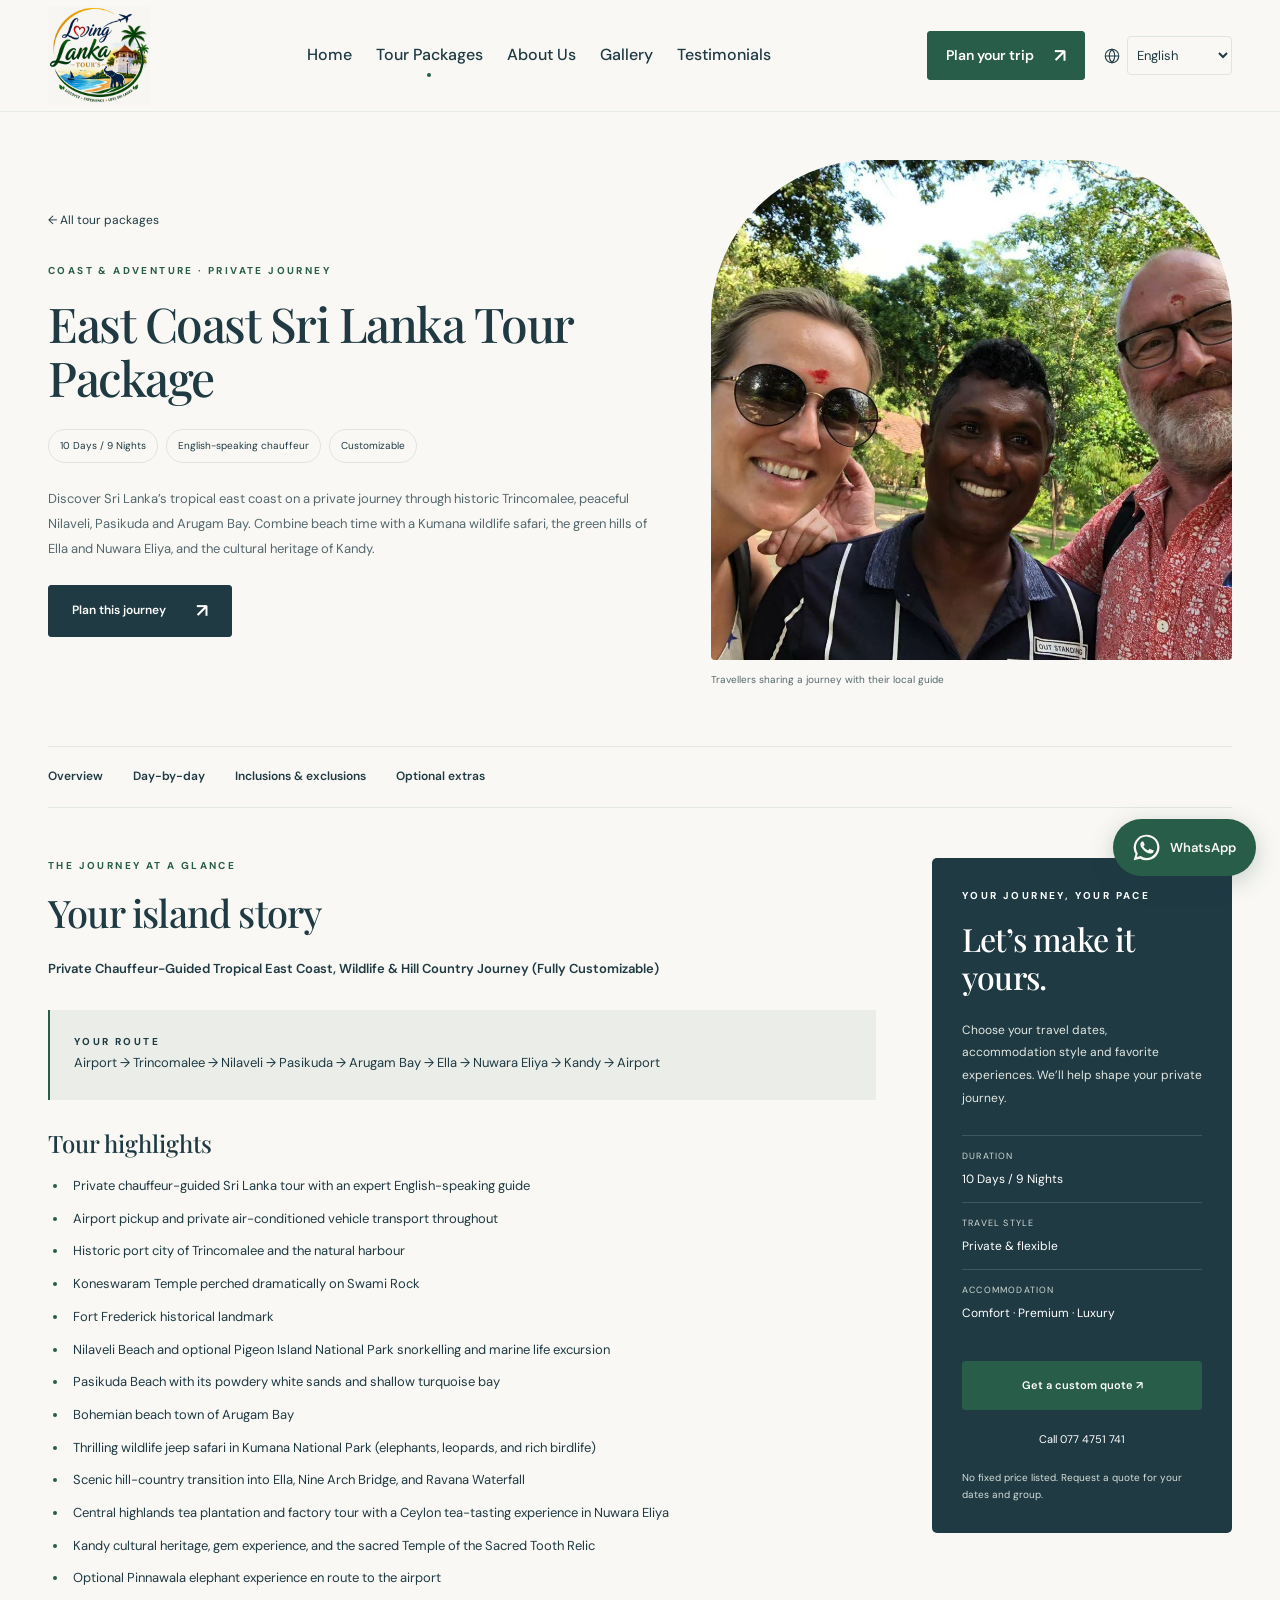
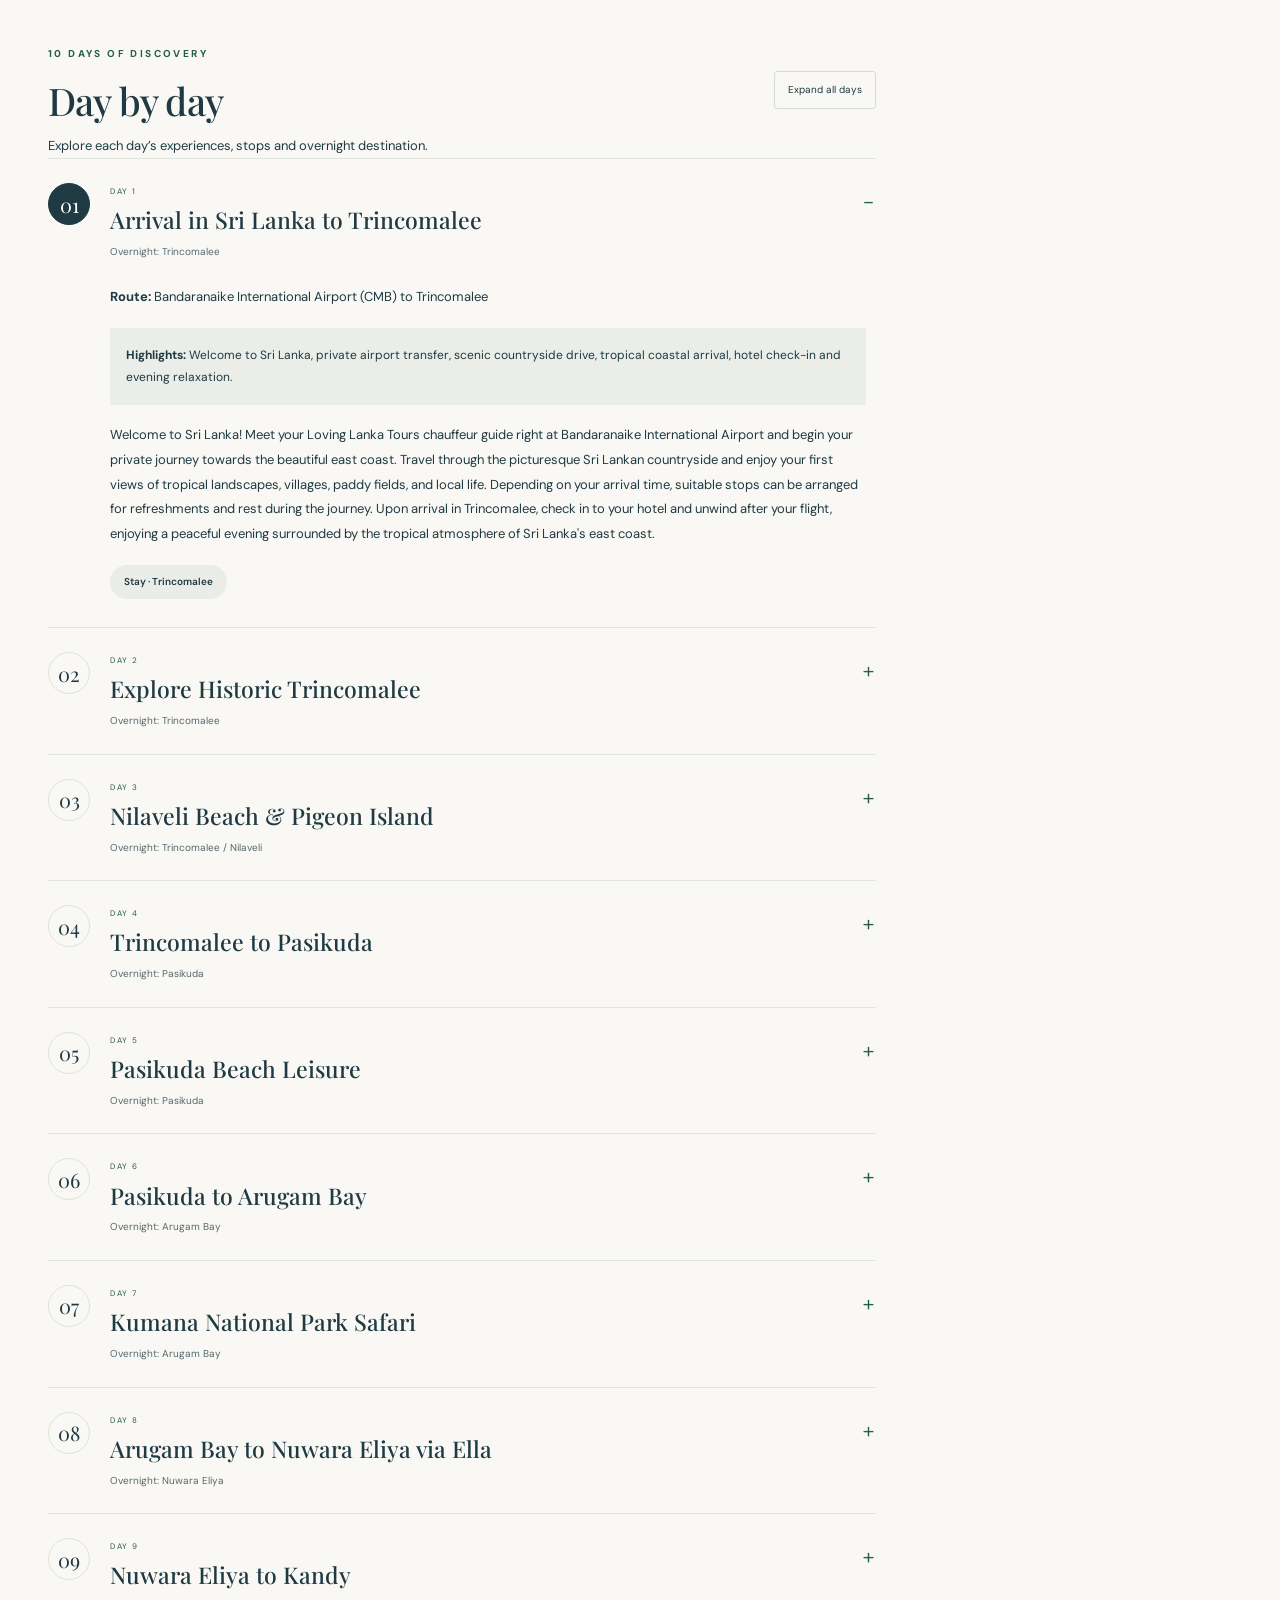
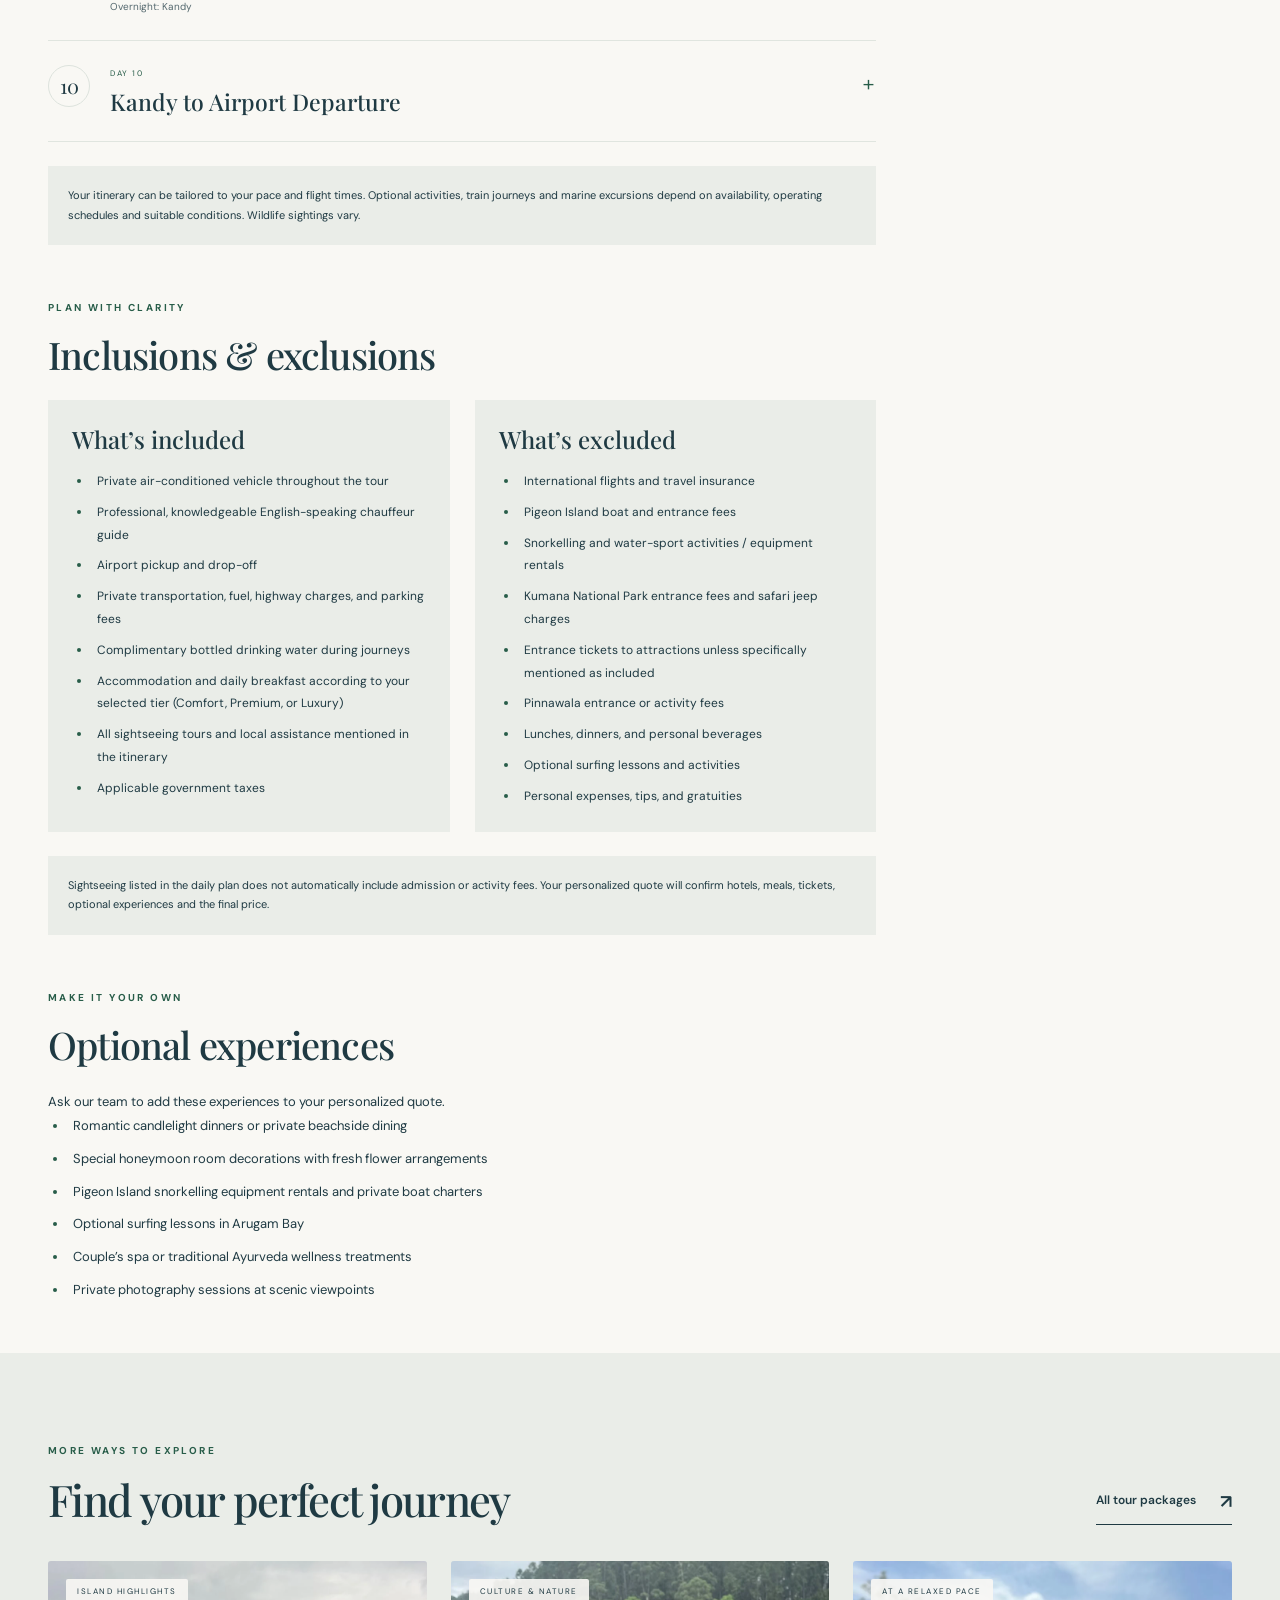
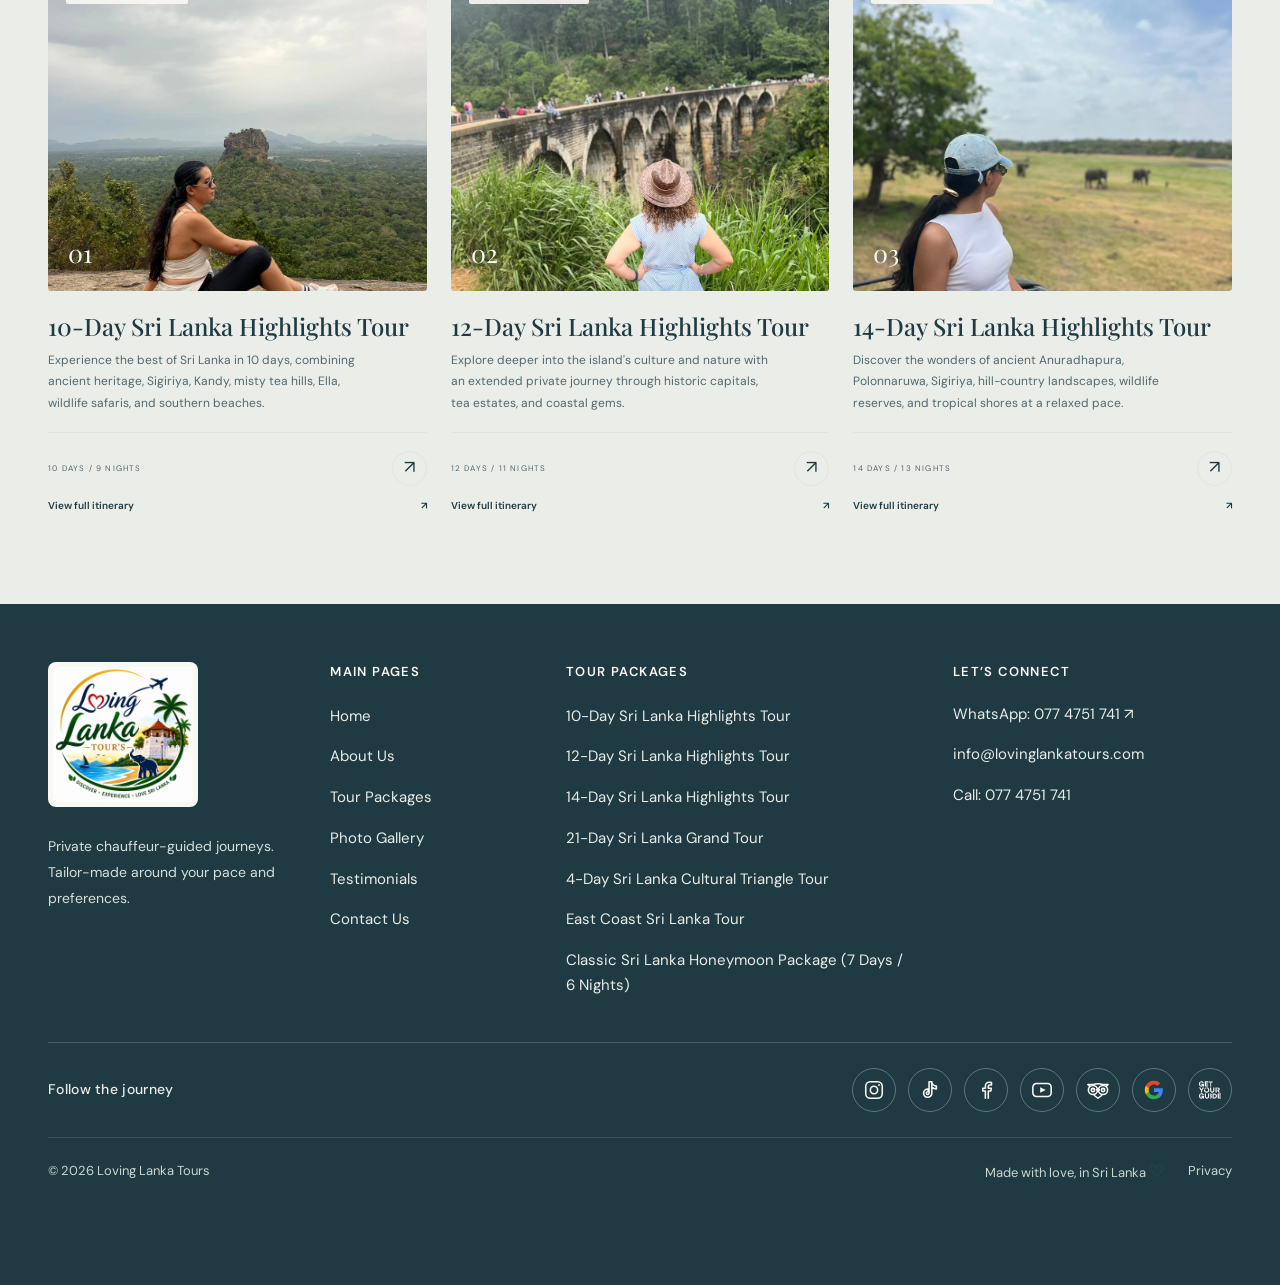
<file: tour-east-coast.html>
<!doctype html>
<html lang="en">
<head>
<meta charset="UTF-8"><meta name="viewport" content="width=device-width,initial-scale=1">
<meta name="theme-color" content="#1f3a43"><meta name="description" content="10 Days / 9 Nights private Sri Lanka tour. Explore the full daily itinerary, route, inclusions and exclusions, then request your personalized quote.">
<title>East Coast Sri Lanka Tour Package | Loving Lanka Tours</title>
<meta property="og:type" content="website"><meta property="og:title" content="East Coast Sri Lanka Tour Package | Loving Lanka Tours"><meta property="og:description" content="10 Days / 9 Nights private Sri Lanka tour. Explore the full daily itinerary, route, inclusions and exclusions, then request your personalized quote."><meta property="og:image" content="assets/sigiriya.jpg">
<link rel="icon" href="assets/loving-lanka-logo.svg" type="image/svg+xml">
<link rel="stylesheet" href="styles.css?v=20261111-yellow-stars">
<script src="content.js?v=20261111-english-review-card" defer></script>
<script src="tour-content.js" defer></script>
<script src="app.js?v=20261127-family-photo-google-gyg" defer></script>
<script src="motion.js?v=20261106-contact-reviews" defer></script>
<script src="language.js?v=20261111-english-review-card" defer></script>
<script src="whatsapp-chat.js?v=20261030-chat" defer></script>
</head>
<body data-page="tourDetail" data-tour="east-coast">
<a class="skip-link" href="#main">Skip to content</a>
<header class="header">
<a class="brand" href="index.html" aria-label="Loving Lanka Tours home"><img class="brand-logo" src="assets/loving-lanka-logo.svg" alt="Loving Lanka Tours — Discover, Experience, Love Sri Lanka" width="102" height="99"></a>
<nav class="desktop-nav" aria-label="Main navigation"><a href="index.html" data-nav="home">Home</a><a href="tours.html" data-nav="tours">Tour Packages</a><a href="about.html" data-nav="about">About Us</a><a href="gallery.html" data-nav="gallery">Gallery</a><a href="reviews.html" data-nav="reviews">Testimonials</a></nav>
<a class="button button-small header-cta" href="contact.html">Plan your trip <span aria-hidden="true">↗</span></a>
<div class="language-picker notranslate" translate="no"><label class="language-label" for="site-language"><svg viewBox="0 0 24 24" fill="none" aria-hidden="true"><circle cx="12" cy="12" r="9" stroke="currentColor" stroke-width="1.5"/><path d="M3 12h18M12 3c5 5 5 13 0 18-5-5-5-13 0-18Z" stroke="currentColor" stroke-width="1.5"/></svg><span class="sr-only">Website language</span></label><select id="site-language" aria-label="Website language" title="Choose a language to translate this page with Google Translate" data-source-page="tour-east-coast.html"><option value="en" lang="en">English</option><option value="de" lang="de">Deutsch</option><option value="fr" lang="fr">Français</option></select></div>
<button class="menu-toggle" aria-label="Open navigation" aria-expanded="false" aria-controls="mobile-nav"><span></span><span></span></button>
<nav id="mobile-nav" class="mobile-nav" aria-label="Mobile navigation" hidden><a href="index.html">Home</a><a href="tours.html">Tour Packages</a><a href="about.html">About Us</a><a href="gallery.html">Gallery</a><a href="reviews.html">Testimonials</a><a href="contact.html">Plan your trip ↗</a></nav>
</header>
<main id="main"><section class="tour-hero wrap"><div class="tour-hero-copy"><a class="tour-back" href="tours.html">← All tour packages</a><span class="eyebrow pink">Coast &amp; adventure · PRIVATE JOURNEY</span><h1>East Coast Sri Lanka Tour Package</h1><div class="tour-pills"><span>10 Days / 9 Nights</span><span>English-speaking chauffeur</span><span>Customizable</span></div><p>Discover Sri Lanka’s tropical east coast on a private journey through historic Trincomalee, peaceful Nilaveli, Pasikuda and Arugam Bay. Combine beach time with a Kumana wildlife safari, the green hills of Ella and Nuwara Eliya, and the cultural heritage of Kandy.</p><a class="button button-green" href="contact.html?journey=east-coast">Plan this journey <span aria-hidden="true">↗</span></a></div><figure class="tour-hero-photo"><img src="assets/lanka-guest-23.webp" alt="Travellers sharing a journey with their local guide" fetchpriority="high"><figcaption>Travellers sharing a journey with their local guide</figcaption></figure></section>
 <nav class="tour-sections wrap" aria-label="Tour page sections"><a href="#overview">Overview</a><a href="#itinerary">Day-by-day</a><a href="#inclusions">Inclusions & exclusions</a><a href="#extras">Optional extras</a></nav>
 <div class="wrap tour-layout"><div class="tour-reading"><section id="overview" class="tour-section"><span class="eyebrow pink">THE JOURNEY AT A GLANCE</span><h2>Your island story</h2><p class="tour-type">Private Chauffeur-Guided Tropical East Coast, Wildlife &amp; Hill Country Journey (Fully Customizable)</p><div class="tour-route"><span class="eyebrow">YOUR ROUTE</span><p>Airport → Trincomalee → Nilaveli → Pasikuda → Arugam Bay → Ella → Nuwara Eliya → Kandy → Airport</p></div><h3>Tour highlights</h3><ul class="tour-list"><li>Private chauffeur-guided Sri Lanka tour with an expert English-speaking guide</li><li>Airport pickup and private air-conditioned vehicle transport throughout</li><li>Historic port city of Trincomalee and the natural harbour</li><li>Koneswaram Temple perched dramatically on Swami Rock</li><li>Fort Frederick historical landmark</li><li>Nilaveli Beach and optional Pigeon Island National Park snorkelling and marine life excursion</li><li>Pasikuda Beach with its powdery white sands and shallow turquoise bay</li><li>Bohemian beach town of Arugam Bay</li><li>Thrilling wildlife jeep safari in Kumana National Park (elephants, leopards, and rich birdlife)</li><li>Scenic hill-country transition into Ella, Nine Arch Bridge, and Ravana Waterfall</li><li>Central highlands tea plantation and factory tour with a Ceylon tea-tasting experience in Nuwara Eliya</li><li>Kandy cultural heritage, gem experience, and the sacred Temple of the Sacred Tooth Relic</li><li>Optional Pinnawala elephant experience en route to the airport</li></ul></section>
 <section id="itinerary" class="tour-section"><div class="itinerary-heading"><div><span class="eyebrow pink">10 DAYS OF DISCOVERY</span><h2>Day by day</h2></div><button type="button" class="itinerary-toggle" aria-controls="itinerary-days">Expand all days</button></div><p>Explore each day’s experiences, stops and overnight destination.</p><div id="itinerary-days" class="itinerary-days"><details class="itinerary-day" open><summary><span class="day-number">01</span><span><small>DAY 1</small><b>Arrival in Sri Lanka to Trincomalee</b><em>Overnight: Trincomalee</em></span></summary><div class="day-story"><p class="day-route"><b>Route:</b> Bandaranaike International Airport (CMB) to Trincomalee</p><p class="day-highlights"><b>Highlights:</b> Welcome to Sri Lanka, private airport transfer, scenic countryside drive, tropical coastal arrival, hotel check-in and evening relaxation.</p><p>Welcome to Sri Lanka! Meet your Loving Lanka Tours chauffeur guide right at Bandaranaike International Airport and begin your private journey towards the beautiful east coast. Travel through the picturesque Sri Lankan countryside and enjoy your first views of tropical landscapes, villages, paddy fields, and local life. Depending on your arrival time, suitable stops can be arranged for refreshments and rest during the journey. Upon arrival in Trincomalee, check in to your hotel and unwind after your flight, enjoying a peaceful evening surrounded by the tropical atmosphere of Sri Lanka&#39;s east coast.</p><span class="overnight">Stay · Trincomalee</span></div></details><details class="itinerary-day" ><summary><span class="day-number">02</span><span><small>DAY 2</small><b>Explore Historic Trincomalee</b><em>Overnight: Trincomalee</em></span></summary><div class="day-story"><p class="day-highlights"><b>Highlights:</b> Koneswaram Temple, Swami Rock, Fort Frederick, natural harbour panoramic views, and afternoon beach relaxation.</p><p>After breakfast, enjoy a full day exploring the beautiful and historic city of Trincomalee. Begin your sightseeing with a visit to the famous Koneswaram Temple, dramatically situated above the Indian Ocean. Discover the religious and cultural importance of this historic Hindu temple while enjoying spectacular views over the coastline. Visit the area around Swami Rock and take in panoramic views of the Indian Ocean and Trincomalee&#39;s natural harbour. Continue to Fort Frederick, an important historic landmark overlooking the harbour, and learn about Trincomalee&#39;s long strategic history. In the afternoon, enjoy some relaxing time beside the ocean—choose to walk along the beach or relax at your hotel.</p><span class="overnight">Stay · Trincomalee</span></div></details><details class="itinerary-day" ><summary><span class="day-number">03</span><span><small>DAY 3</small><b>Nilaveli Beach &amp; Pigeon Island</b><em>Overnight: Trincomalee / Nilaveli</em></span></summary><div class="day-story"><p class="day-highlights"><b>Highlights:</b> Nilaveli Beach, soft sandy coastline, optional boat excursion to Pigeon Island National Park, snorkelling, and marine life observation.</p><p>After breakfast, enjoy a beautiful day around Nilaveli Beach, renowned for its soft sandy beach, clear tropical waters, and peaceful coastal atmosphere. Depending on sea and weather conditions, take an optional boat excursion to Pigeon Island National Park. Enjoy the opportunity to explore the surrounding marine environment and, where conditions are suitable, experience snorkelling and observe tropical marine life. After returning from the excursion, enjoy a relaxed afternoon swimming or walking along Nilaveli Beach before returning to your hotel in the evening.</p><span class="overnight">Stay · Trincomalee / Nilaveli</span></div></details><details class="itinerary-day" ><summary><span class="day-number">04</span><span><small>DAY 4</small><b>Trincomalee to Pasikuda</b><em>Overnight: Pasikuda</em></span></summary><div class="day-story"><p class="day-route"><b>Route:</b> Trincomalee to Pasikuda</p><p class="day-highlights"><b>Highlights:</b> Scenic east coast drive, local coastal villages, paddy fields, Pasikuda Beach, and resort relaxation.</p><p>After breakfast, leave Trincomalee and continue south along the scenic east coast. Travel through local villages, countryside, paddy fields, and beautiful coastal landscapes, enjoying the changing scenery as you travel towards Pasikuda. Arrive in Pasikuda, famous for its beautiful sandy coastline and shallow turquoise waters. Check in to your hotel and enjoy a relaxed afternoon spending time on the beach or enjoying the facilities at your resort.</p><span class="overnight">Stay · Pasikuda</span></div></details><details class="itinerary-day" ><summary><span class="day-number">05</span><span><small>DAY 5</small><b>Pasikuda Beach Leisure</b><em>Overnight: Pasikuda</em></span></summary><div class="day-story"><p class="day-highlights"><b>Highlights:</b> Tropical beach relaxation, swimming, coastal walks, resort leisure, and sunset views.</p><p>Enjoy a relaxing full day in Pasikuda. After several days of travelling and sightseeing, this is an opportunity to slow down and enjoy the tropical east coast. Possible activities include beach relaxation, swimming where conditions are suitable, coastal walks, resort activities, optional water activities, optional local sightseeing, and enjoying the sunset. The day can remain completely flexible according to your preferred pace.</p><span class="overnight">Stay · Pasikuda</span></div></details><details class="itinerary-day" ><summary><span class="day-number">06</span><span><small>DAY 6</small><b>Pasikuda to Arugam Bay</b><em>Overnight: Arugam Bay</em></span></summary><div class="day-story"><p class="day-route"><b>Route:</b> Pasikuda to Arugam Bay</p><p class="day-highlights"><b>Highlights:</b> Eastern countryside drive, lagoons, tropical landscapes, Arugam Bay arrival, and sunset beach walk.</p><p>After breakfast, check out from your hotel in Pasikuda and begin your journey south towards Arugam Bay. Enjoy a scenic drive through the eastern countryside, passing local villages, paddy fields, lagoons, and tropical landscapes that gradually lead towards the relaxed coastal atmosphere of Arugam Bay. Upon arrival, check in to your hotel and take some time to relax. In the evening, enjoy a relaxing visit to Arugam Bay Beach—take a peaceful walk along the coastline, enjoy the ocean views, or relax on the beach while watching the sunset. For guests interested in surfing, optional surfing activities or lessons can be arranged depending on conditions and availability.</p><span class="overnight">Stay · Arugam Bay</span></div></details><details class="itinerary-day" ><summary><span class="day-number">07</span><span><small>DAY 7</small><b>Kumana National Park Safari</b><em>Overnight: Arugam Bay</em></span></summary><div class="day-story"><p class="day-highlights"><b>Highlights:</b> Kumana National Park private jeep safari, wetland birdlife, elephants, wildlife photography, and Arugam Bay evening.</p><p>Start the day with an exciting wildlife experience at Kumana National Park. An early morning departure is arranged to make the most of the cooler hours and active wildlife. Enjoy a private jeep safari through the natural landscapes of Kumana, a park particularly known for its birdlife and wetland habitats that make it an exceptional destination for wildlife enthusiasts and photographers. Depending on natural conditions and animal movements, look out for elephants, deer, wild buffalo, crocodiles, monkeys, and different species of birds. After the safari, return to Arugam Bay to rest and spend a relaxed afternoon and evening beside the ocean.</p><span class="overnight">Stay · Arugam Bay</span></div></details><details class="itinerary-day" ><summary><span class="day-number">08</span><span><small>DAY 8</small><b>Arugam Bay to Nuwara Eliya via Ella</b><em>Overnight: Nuwara Eliya</em></span></summary><div class="day-story"><p class="day-route"><b>Route:</b> Arugam Bay to Ella and Nuwara Eliya</p><p class="day-highlights"><b>Highlights:</b> Coast-to-mountain transition, Ella mountain town, Nine Arch Bridge, Little Adam&#39;s Peak, Ravana Falls, and tea-country ascent.</p><p>Leave Arugam Bay after breakfast and begin your journey towards the beautiful central highlands, transitioning from the tropical east coast into the cool, green mountain region. En route, visit the beautiful mountain town of Ella, surrounded by dramatic mountains, tea plantations, valleys, and waterfalls. Depending on available time, visit iconic spots such as the Nine Arch Bridge, Little Adam&#39;s Peak, or Ravana Falls. After exploring Ella, continue your scenic drive towards Nuwara Eliya, watching the landscape become cooler and greener as tea plantations cover the mountain slopes. Check in to your hotel and enjoy the peaceful hill-country evening.</p><span class="overnight">Stay · Nuwara Eliya</span></div></details><details class="itinerary-day" ><summary><span class="day-number">09</span><span><small>DAY 9</small><b>Nuwara Eliya to Kandy</b><em>Overnight: Kandy</em></span></summary><div class="day-story"><p class="day-route"><b>Route:</b> Nuwara Eliya to Kandy</p><p class="day-highlights"><b>Highlights:</b> Ceylon tea plantation and factory tour, tea tasting, waterfall stop, gem museum experience, and Temple of the Sacred Tooth Relic.</p><p>Leave Nuwara Eliya after breakfast and begin your scenic journey towards Kandy, combining Sri Lanka&#39;s famous tea culture, mountain scenery, and cultural heritage. Begin with a visit to a Ceylon tea plantation and factory, walking through the tea-growing landscape to learn how tea is cultivated, processed, dried, and graded, followed by a traditional tea-tasting experience. Stop at a suitable waterfall along the route for photographs and a short break. Upon reaching the Kandy area, visit a Sri Lankan gem museum to discover traditional gemstone cutting and jewellery craftsmanship. Conclude your afternoon with a visit to the magnificent Temple of the Sacred Tooth Relic, one of Sri Lanka&#39;s most important Buddhist religious and cultural sites.</p><span class="overnight">Stay · Kandy</span></div></details><details class="itinerary-day" ><summary><span class="day-number">10</span><span><small>DAY 10</small><b>Kandy to Airport Departure</b></span></summary><div class="day-story"><p class="day-route"><b>Route:</b> Kandy to Bandaranaike International Airport (CMB)</p><p class="day-highlights"><b>Highlights:</b> Final morning in Kandy, flexible morning sightseeing, optional Pinnawala Elephant Experience, and private airport transfer.</p><p>Enjoy your final morning in Sri Lanka. After breakfast, check out from your hotel and begin your private journey from Kandy towards Bandaranaike International Airport, with activities planned according to your flight schedule. If your flight is later in the day, additional short sightseeing or cultural experiences in Kandy can be arranged. En route, an optional stop at the Pinnawala Elephant Experience can be arranged if time permits. Your chauffeur ensures a comfortable and timely transfer directly to the airport for your international departure.</p><p>Airport drop-off included.</p></div></details></div><p class="tour-note">Your itinerary can be tailored to your pace and flight times. Optional activities, train journeys and marine excursions depend on availability, operating schedules and suitable conditions. Wildlife sightings vary.</p></section>
 <section id="inclusions" class="tour-section"><span class="eyebrow pink">PLAN WITH CLARITY</span><h2>Inclusions & exclusions</h2><div class="tour-costs"><article><h3>What’s included</h3><ul class="tour-list"><li>Private air-conditioned vehicle throughout the tour</li><li>Professional, knowledgeable English-speaking chauffeur guide</li><li>Airport pickup and drop-off</li><li>Private transportation, fuel, highway charges, and parking fees</li><li>Complimentary bottled drinking water during journeys</li><li>Accommodation and daily breakfast according to your selected tier (Comfort, Premium, or Luxury)</li><li>All sightseeing tours and local assistance mentioned in the itinerary</li><li>Applicable government taxes</li></ul></article><article><h3>What’s excluded</h3><ul class="tour-list"><li>International flights and travel insurance</li><li>Pigeon Island boat and entrance fees</li><li>Snorkelling and water-sport activities / equipment rentals</li><li>Kumana National Park entrance fees and safari jeep charges</li><li>Entrance tickets to attractions unless specifically mentioned as included</li><li>Pinnawala entrance or activity fees</li><li>Lunches, dinners, and personal beverages</li><li>Optional surfing lessons and activities</li><li>Personal expenses, tips, and gratuities</li></ul></article></div><p class="tour-note">Sightseeing listed in the daily plan does not automatically include admission or activity fees. Your personalized quote will confirm hotels, meals, tickets, optional experiences and the final price.</p></section>
 <section id="extras" class="tour-section"><span class="eyebrow pink">MAKE IT YOUR OWN</span><h2>Optional experiences</h2><p>Ask our team to add these experiences to your personalized quote.</p><ul class="tour-list"><li>Romantic candlelight dinners or private beachside dining</li><li>Special honeymoon room decorations with fresh flower arrangements</li><li>Pigeon Island snorkelling equipment rentals and private boat charters</li><li>Optional surfing lessons in Arugam Bay</li><li>Couple’s spa or traditional Ayurveda wellness treatments</li><li>Private photography sessions at scenic viewpoints</li></ul></section>
 </div>
 <aside class="tour-planning"><div class="tour-quote-card"><span class="eyebrow">YOUR JOURNEY, YOUR PACE</span><h2>Let’s make it yours.</h2><p>Choose your travel dates, accommodation style and favorite experiences. We’ll help shape your private journey.</p><dl><div><dt>Duration</dt><dd>10 Days / 9 Nights</dd></div><div><dt>Travel style</dt><dd>Private & flexible</dd></div><div><dt>Accommodation</dt><dd>Comfort · Premium · Luxury</dd></div></dl><a class="button" href="contact.html?journey=east-coast">Get a custom quote ↗</a><a class="tour-quote-contact" href="tel:+94774751741">Call 077 4751 741</a><small>No fixed price listed. Request a quote for your dates and group.</small></div></aside></div>
 <section class="section tour-more"><div class="wrap"><div class="section-head"><div><span class="eyebrow pink">MORE WAYS TO EXPLORE</span><h2>Find your perfect journey</h2></div><a class="text-link" href="tours.html">All tour packages <span aria-hidden="true">↗</span></a></div><div class="journey-grid"><article class="journey-card"><a class="journey-card-link" href="tour-highlights-10.html" aria-label="View 10-Day Sri Lanka Highlights Tour itinerary"><div class="journey-photo"><img src="assets/lanka-guest-01.webp" alt="A traveller looking towards Sigiriya Rock Fortress" loading="lazy"><span class="journey-tag">Island highlights</span><span class="journey-num">01</span></div><h3>10-Day Sri Lanka Highlights Tour</h3><p>Experience the best of Sri Lanka in 10 days, combining ancient heritage, Sigiriya, Kandy, misty tea hills, Ella, wildlife safaris, and southern beaches.</p><div class="journey-bottom"><span class="journey-meta">10 Days / 9 Nights</span><span class="circle-button" aria-hidden="true">↗</span></div><span class="tour-request-link">View full itinerary <span aria-hidden="true">↗</span></span></a></article><article class="journey-card"><a class="journey-card-link" href="tour-highlights-12.html" aria-label="View 12-Day Sri Lanka Highlights Tour itinerary"><div class="journey-photo"><img src="assets/lanka-guest-31.webp" alt="A traveller beside Ella’s Nine Arch Bridge" loading="lazy"><span class="journey-tag">Culture &amp; nature</span><span class="journey-num">02</span></div><h3>12-Day Sri Lanka Highlights Tour</h3><p>Explore deeper into the island&#39;s culture and nature with an extended private journey through historic capitals, tea estates, and coastal gems.</p><div class="journey-bottom"><span class="journey-meta">12 Days / 11 Nights</span><span class="circle-button" aria-hidden="true">↗</span></div><span class="tour-request-link">View full itinerary <span aria-hidden="true">↗</span></span></a></article><article class="journey-card"><a class="journey-card-link" href="tour-highlights-14.html" aria-label="View 14-Day Sri Lanka Highlights Tour itinerary"><div class="journey-photo"><img src="assets/lanka-guest-25.webp" alt="A traveller watching wild elephants from a safari vehicle" loading="lazy"><span class="journey-tag">At a relaxed pace</span><span class="journey-num">03</span></div><h3>14-Day Sri Lanka Highlights Tour</h3><p>Discover the wonders of ancient Anuradhapura, Polonnaruwa, Sigiriya, hill-country landscapes, wildlife reserves, and tropical shores at a relaxed pace.</p><div class="journey-bottom"><span class="journey-meta">14 Days / 13 Nights</span><span class="circle-button" aria-hidden="true">↗</span></div><span class="tour-request-link">View full itinerary <span aria-hidden="true">↗</span></span></a></article></div></div></section></main>
<footer class="footer"><div class="footer-top wrap"><div><a class="brand footer-brand" href="index.html"><img class="brand-logo" src="assets/loving-lanka-logo.svg" alt="Loving Lanka Tours — Discover, Experience, Love Sri Lanka" width="102" height="99"></a><p>Private chauffeur-guided journeys.<br>Tailor-made around your pace and preferences.</p></div><div class="footer-pages"><h2 class="footer-heading">Main Pages</h2><nav aria-label="Footer main pages"><a href="index.html">Home</a><a href="about.html">About Us</a><a href="tours.html">Tour Packages</a><a href="gallery.html">Photo Gallery</a><a href="reviews.html">Testimonials</a><a href="contact.html">Contact Us</a></nav></div><div class="footer-tours"><h2 class="footer-heading">Tour Packages</h2><nav aria-label="Footer tour packages"><a href="tour-highlights-10.html">10-Day Sri Lanka Highlights Tour</a><a href="tour-highlights-12.html">12-Day Sri Lanka Highlights Tour</a><a href="tour-highlights-14.html">14-Day Sri Lanka Highlights Tour</a><a href="tour-grand-21.html">21-Day Sri Lanka Grand Tour</a><a href="tour-culture-4.html">4-Day Sri Lanka Cultural Triangle Tour</a><a href="tour-east-coast.html">East Coast Sri Lanka Tour</a><a href="tour-honeymoon-7.html">Classic Sri Lanka Honeymoon Package (7 Days / 6 Nights)</a></nav></div><div><span class="eyebrow">LET’S CONNECT</span><a href="https://wa.me/94774751741" target="_blank" rel="noopener">WhatsApp: 077 4751 741 ↗</a><a href="mailto:info@lovinglankatours.com">info@lovinglankatours.com</a><a href="tel:+94774751741">Call: 077 4751 741</a></div></div><div class="footer-social wrap"><span class="footer-social-label">Follow the journey</span><nav class="footer-social-icons" aria-label="Follow Loving Lanka Tours"><a href="https://www.instagram.com/lovinglanka_by_nadika/" target="_blank" rel="noopener noreferrer" aria-label="Loving Lanka Tours on Instagram (opens in a new tab)" title="Instagram"><svg viewBox="0 0 24 24" fill="none" stroke="currentColor" stroke-width="1.7" stroke-linecap="round" stroke-linejoin="round" aria-hidden="true"><rect x="3" y="3" width="18" height="18" rx="5"/><circle cx="12" cy="12" r="4"/><circle cx="17.5" cy="6.5" r="1" fill="currentColor" stroke="none"/></svg></a><a href="https://www.tiktok.com/@loving_lanka_tours" target="_blank" rel="noopener noreferrer" aria-label="Loving Lanka Tours on TikTok (opens in a new tab)" title="TikTok"><svg viewBox="0 0 24 24" fill="none" stroke="currentColor" stroke-width="1.7" stroke-linecap="round" stroke-linejoin="round" aria-hidden="true"><path d="M14 3v12.5a4.5 4.5 0 1 1-4-4.5v3a1.5 1.5 0 1 0 1 1.5V3h3c.4 2.7 2.1 4.5 5 4.8v3c-2-.1-3.6-.8-5-2"/></svg></a><a href="https://www.facebook.com/lovinglankabynadika/" target="_blank" rel="noopener noreferrer" aria-label="Loving Lanka Tours on Facebook (opens in a new tab)" title="Facebook"><svg viewBox="0 0 24 24" fill="none" stroke="currentColor" stroke-width="1.7" stroke-linecap="round" stroke-linejoin="round" aria-hidden="true"><path d="M14.5 21v-8h2.8l.5-3h-3.3V8c0-.9.3-1.5 1.6-1.5H18V3.8c-.7-.1-1.6-.2-2.5-.2-2.5 0-4.2 1.5-4.2 4.3V10H8.5v3h2.8v8"/></svg></a><a href="https://www.youtube.com/channel/UCVi81lHfutHq9T9eoYvtcVw" target="_blank" rel="noopener noreferrer" aria-label="Loving Lanka Tours on YouTube (opens in a new tab)" title="YouTube"><svg viewBox="0 0 24 24" fill="none" stroke="currentColor" stroke-width="1.7" stroke-linecap="round" stroke-linejoin="round" aria-hidden="true"><rect x="2" y="5" width="20" height="14" rx="4"/><path d="m10 9 6 3-6 3Z" fill="currentColor" stroke="none"/></svg></a><a href="https://www.tripadvisor.co.uk/attraction_review-g304138-d16664850-reviews-loving_lanka_tours-kandy_kandy_district_central_province.html" target="_blank" rel="noopener noreferrer" aria-label="Loving Lanka Tours on Tripadvisor (opens in a new tab)" title="Tripadvisor"><svg viewBox="0 0 24 24" fill="none" stroke="currentColor" stroke-width="1.7" stroke-linecap="round" stroke-linejoin="round" aria-hidden="true"><path d="m3 8-2-2h6a16 16 0 0 1 10 0h6l-2 2M10.5 11.5l1.5 2 1.5-2M8 18l4 3 4-3"/><circle cx="6.5" cy="12" r="5"/><circle cx="17.5" cy="12" r="5"/><circle cx="6.5" cy="12" r="1.8"/><circle cx="17.5" cy="12" r="1.8"/></svg></a><a href="https://share.google/X7iT61F7IpJR98NSJ" target="_blank" rel="noopener noreferrer" aria-label="Loving Lanka Tours on Google (opens in a new tab)" title="Google"><svg viewBox="0 0 24 24" aria-hidden="true"><path fill="#4285F4" d="M21.6 12.23c0-.72-.06-1.42-.18-2.1H12v3.97h5.38a4.6 4.6 0 0 1-2 3.02v2.47h3.23c1.9-1.75 2.99-4.34 2.99-7.36Z"/><path fill="#34A853" d="M12 22c2.7 0 4.96-.9 6.61-2.41l-3.23-2.47c-.9.6-2.04.96-3.38.96-2.6 0-4.8-1.76-5.59-4.12H3.07v2.55A9.99 9.99 0 0 0 12 22Z"/><path fill="#FBBC05" d="M6.41 13.96a6 6 0 0 1 0-3.92V7.49H3.07a10 10 0 0 0 0 9.02l3.34-2.55Z"/><path fill="#EA4335" d="M12 5.92c1.47 0 2.79.5 3.82 1.5l2.87-2.88C16.95 2.9 14.7 2 12 2a9.99 9.99 0 0 0-8.93 5.49l3.34 2.55C7.2 7.68 9.4 5.92 12 5.92Z"/></svg></a><a href="https://www.getyourguide.com/loving-lanka-tours-s771110/" target="_blank" rel="noopener noreferrer" aria-label="Loving Lanka Tours on GetYourGuide (opens in a new tab)" title="GetYourGuide"><svg viewBox="0 -26.5 256 256" fill="currentColor" aria-hidden="true"><g><path d="M58.7693166,91.1888424 C58.7693166,87.1185495 61.9112971,84.1193863 65.8387727,84.1193863 C69.7662483,84.1193863 72.9082287,87.1899582 72.9082287,91.1888424 C72.9082287,95.2591353 69.7662483,98.2582985 65.8387727,98.2582985 C61.9112971,98.2582985 58.7693166,95.1877266 58.7693166,91.1888424 Z M71.3372385,78.4781032 C71.3372385,82.5483961 74.479219,85.5475593 78.4066946,85.5475593 C82.3341702,85.5475593 85.4761506,82.4769874 85.4761506,78.4781032 C85.4761506,74.4078103 82.3341702,71.4086471 78.4066946,71.4086471 C74.479219,71.4086471 71.3372385,74.4078103 71.3372385,78.4781032 Z M88.5467225,69.8376569 L88.5467225,82.5483961 C98.4725244,82.5483961 106.256067,90.6175732 106.256067,101.186053 C106.256067,111.754533 98.4011158,119.82371 88.5467225,119.82371 C78.6209205,119.82371 70.837378,111.754533 70.837378,101.186053 L56.9841004,101.186053 C56.9841004,118.75258 70.9801953,132.534449 88.5467225,132.534449 C106.11325,132.534449 120.109344,118.75258 120.109344,101.186053 C120.109344,83.6195258 106.11325,69.8376569 88.5467225,69.8376569 Z M231.006974,189.018689 L231.006974,176.950628 L253.35788,176.950628 L253.35788,164.882566 L231.006974,164.882566 L231.006974,153.028731 L255.642957,153.028731 L255.642957,140.889261 L217.439331,140.889261 L217.439331,201.08675 L256,201.08675 L256,188.94728 L231.006974,188.94728 L231.006974,189.018689 Z M209.370153,171.02371 C209.370153,188.304603 196.159554,201.08675 177.521897,201.08675 L157.670293,201.08675 L157.670293,140.817852 L177.521897,140.817852 C196.159554,140.817852 209.370153,153.742817 209.370153,171.02371 Z M195.516876,171.02371 C195.516876,160.740865 188.661646,152.957322 178.593026,152.957322 L171.166527,152.957322 L171.166527,189.018689 L178.593026,189.018689 C188.661646,189.018689 195.516876,181.306555 195.516876,171.02371 Z M104.899303,177.950349 C104.899303,184.876987 99.972106,190.01841 93.1882845,190.01841 C86.404463,190.01841 81.4772664,184.876987 81.4772664,177.950349 L81.4772664,140.960669 L68.0524407,140.960669 L68.0524407,177.736123 C68.0524407,191.946444 78.6923291,202.372106 93.1882845,202.372106 C107.68424,202.372106 118.324128,191.875035 118.324128,177.736123 L118.324128,140.960669 L104.899303,140.960669 L104.899303,177.950349 L104.899303,177.950349 Z M26.7782427,179.164296 L40.1316597,179.164296 C38.9177127,185.376848 33.4192469,190.161227 26.8496513,190.161227 C19.4945607,190.161227 13.567643,184.23431 13.567643,175.593863 L13.567643,166.667782 C13.567643,158.170153 19.9230126,151.886192 28.8490934,151.886192 C35.7757322,151.886192 41.9882845,155.670851 43.9877266,161.169317 L56.4842399,156.813389 C53.0566248,146.244909 41.7740586,139.675314 28.8490934,139.675314 C12.4965132,139.675314 0.357043236,150.672245 0.357043236,166.667782 L0.357043236,175.593863 C0.428451883,190.946722 11.7824268,202.372106 25.7785216,202.372106 C34.4903766,202.372106 42.2025105,197.94477 46.7012552,191.08954 L46.7012552,201.158159 L58.5550907,201.158159 L58.5550907,167.667503 L26.7782427,167.667503 L26.7782427,179.164296 Z M178.664435,107.827057 L178.664435,71.0516039 L165.239609,71.0516039 L165.239609,108.041283 C165.239609,114.967922 160.312413,120.109344 153.528591,120.109344 C146.74477,120.109344 141.817573,114.967922 141.817573,108.041283 L141.817573,71.0516039 L128.392748,71.0516039 L128.392748,107.827057 C128.392748,122.037378 139.032636,132.46304 153.528591,132.46304 C168.024547,132.46304 178.664435,122.037378 178.664435,107.827057 Z M22.7079498,131.249093 L36.2041841,131.249093 L36.2041841,108.398326 L58.8407252,71.0516039 L43.5592748,71.0516039 L29.2775453,95.6875872 L15.2100418,71.0516039 L0,71.0516039 L22.6365411,108.541144 L22.6365411,131.249093 L22.7079498,131.249093 Z M158.312971,1.14253835 L112.611437,1.14253835 L112.611437,13.2820084 L158.312971,13.2820084 L158.312971,1.14253835 Z M106.827336,49.2005579 L81.762901,49.2005579 L81.762901,37.1324965 L104.113808,37.1324965 L104.113808,25.0644351 L81.762901,25.0644351 L81.762901,13.2105997 L106.398884,13.2105997 L106.398884,1.07112971 L68.195258,1.07112971 L68.195258,61.2686192 L106.755927,61.2686192 L106.755927,49.2005579 L106.827336,49.2005579 Z M25.7785216,62.6253835 C34.4903766,62.6253835 42.2025105,58.1980474 46.7012552,51.3428173 L46.7012552,61.4114365 L58.5550907,61.4114365 L58.5550907,27.920781 L26.7782427,27.920781 L26.7782427,39.4889819 L40.1316597,39.4889819 C38.9177127,45.7015342 33.4192469,50.4859135 26.8496513,50.4859135 C19.4945607,50.4859135 13.567643,44.5589958 13.567643,35.9185495 L13.567643,26.9924686 C13.567643,18.4948396 19.9230126,12.2108787 28.8490934,12.2108787 C35.7757322,12.2108787 41.9882845,15.995537 43.9877266,21.4940028 L56.4842399,17.1380753 C53.0566248,6.56959554 41.7740586,0 28.8490934,0 C12.4965132,0 0.357043236,10.9969317 0.357043236,26.9924686 L0.357043236,35.9185495 C0.428451883,51.2 11.7824268,62.6253835 25.7785216,62.6253835 Z M209.441562,116.039052 L202.443515,108.683961 L209.370153,101.186053 L202.372106,93.8309623 L209.298745,86.3330544 L202.300697,78.9779637 L210.012831,71.0516039 L196.016736,71.0516039 L188.44742,79.0493724 L195.445467,86.404463 L188.518828,93.902371 L195.516876,101.257462 L188.590237,108.75537 L195.588285,116.11046 L188.661646,123.608368 L196.088145,131.320502 L210.155649,131.320502 L202.586332,123.53696 L209.441562,116.039052 Z M143.817015,169.238494 C145.816457,167.453278 149.172664,164.454114 149.172664,158.88424 C149.172664,153.385774 145.816457,150.315202 143.817015,148.529986 C143.745607,148.458577 143.674198,148.387169 143.602789,148.31576 C142.603068,147.24463 142.460251,145.745049 142.388842,145.030962 L142.388842,140.817852 L128.821199,140.817852 L128.821199,146.459135 L128.821199,146.459135 C128.821199,146.530544 128.821199,146.601953 128.821199,146.673361 C128.821199,152.171827 132.177406,155.242399 134.176848,157.027615 C135.605021,158.312971 135.605021,158.384379 135.605021,158.88424 C135.605021,159.3841 135.605021,159.455509 134.176848,160.740865 C132.248815,162.454672 129.106834,165.311018 128.892608,170.452441 L128.892608,170.452441 C128.892608,170.523849 128.892608,170.666667 128.892608,170.738075 C128.892608,170.809484 128.892608,170.809484 128.892608,170.880893 C128.892608,170.952301 128.892608,170.952301 128.892608,171.02371 C128.892608,171.095119 128.892608,171.237936 128.892608,171.309344 L128.892608,171.309344 C129.106834,176.450767 132.320223,179.307113 134.176848,181.020921 C135.605021,182.306276 135.605021,182.377685 135.605021,182.877545 C135.605021,183.377406 135.605021,183.448815 134.176848,184.73417 C132.177406,186.519386 128.821199,189.51855 128.821199,195.088424 C128.821199,195.159833 128.821199,195.231241 128.821199,195.30265 L128.821199,195.30265 L128.821199,200.943933 L142.388842,200.943933 L142.388842,196.730823 C142.388842,196.016736 142.603068,194.517155 143.602789,193.446025 C143.674198,193.374616 143.745607,193.303208 143.817015,193.231799 C145.816457,191.446583 149.172664,188.44742 149.172664,182.877545 C149.172664,177.379079 145.816457,174.308508 143.817015,172.523291 C142.53166,171.380753 142.388842,171.166527 142.388842,170.809484 C142.460251,170.595258 142.603068,170.381032 143.817015,169.238494 Z M128.678382,61.3400279 L142.174616,61.3400279 L142.174616,50.1288703 L128.678382,50.1288703 L128.678382,61.3400279 Z M142.246025,34.1333333 L128.749791,34.1333333 L128.749791,45.3444909 L142.246025,45.3444909 L142.246025,34.1333333 Z M142.246025,18.0663877 L128.749791,18.0663877 L128.749791,29.2775453 L142.246025,29.2775453 L142.246025,18.0663877 Z M244.574616,131.249093 L228.150628,108.255509 C236.148396,105.756206 241.718271,98.758159 241.718271,90.1891213 C241.718271,79.335007 232.720781,71.0516039 221.366806,71.0516039 L213.440446,71.0516039 L213.440446,83.2624826 L220.866946,83.2624826 C224.794421,83.2624826 227.864993,86.404463 227.864993,90.5461646 C227.864993,94.6878661 224.794421,97.8298466 220.866946,97.8298466 L213.440446,97.8298466 L213.440446,109.398047 L228.150628,131.320502 L244.574616,131.320502 L244.574616,131.249093 Z"/></g></svg></a></nav></div><div class="footer-bottom wrap"><span>© 2026 Loving Lanka Tours</span><span>Made with love, in Sri Lanka <span class="pink">♡</span></span><a href="privacy.html">Privacy</a></div></footer>
<dialog id="journey-dialog" class="journey-dialog" aria-label="Journey details"><button class="dialog-close" aria-label="Close journey details">×</button><div id="journey-detail"></div></dialog>
<dialog id="lightbox" class="lightbox" aria-label="Travel photo viewer"><button class="dialog-close" aria-label="Close photo">×</button><button class="lightbox-prev" aria-label="Previous photo">←</button><figure><img id="lightbox-image" alt=""><figcaption id="lightbox-caption"></figcaption></figure><button class="lightbox-next" aria-label="Next photo">→</button></dialog>
<section class="whatsapp-panel" id="whatsapp-panel" role="dialog" aria-labelledby="whatsapp-panel-title" aria-describedby="whatsapp-panel-note" hidden><div class="whatsapp-panel-header"><div><span class="eyebrow">LOVING LANKA TOURS</span><h2 id="whatsapp-panel-title">Chat with Nadika</h2></div><button class="whatsapp-panel-close" type="button" aria-label="Close WhatsApp message window">×</button></div><div class="whatsapp-panel-body"><p class="whatsapp-greeting">Hello! Tell Nadika about your Sri Lanka trip or ask a question.</p><form id="whatsapp-message-form"><label for="whatsapp-message">Your message</label><textarea id="whatsapp-message" name="message" rows="4" maxlength="2000" placeholder="Hi Nadika, I’d like to plan a tour…" required></textarea><p id="whatsapp-panel-note">Click Send to open WhatsApp with your message ready. You can send it to Nadika there.</p><button class="button whatsapp-send" type="submit" disabled>Send <span aria-hidden="true">↗</span></button></form></div></section>
<button class="whatsapp-float" type="button" aria-label="Chat with Nadika on WhatsApp" aria-expanded="false" aria-controls="whatsapp-panel" aria-haspopup="dialog"><svg viewBox="0 0 32 32" fill="currentColor" aria-hidden="true"><path d="M16 .8A15.1 15.1 0 0 0 3 23.6L.8 31.2l7.8-2A15.2 15.2 0 1 0 16 .8Zm0 27.5a12.5 12.5 0 0 1-6.4-1.8l-.5-.3-4.6 1.2 1.2-4.5-.3-.5a12.6 12.6 0 1 1 10.6 5.9Zm6.9-9.4c-.4-.2-2.3-1.1-2.6-1.2-.4-.1-.6-.2-.9.2l-1.2 1.4c-.2.2-.4.3-.8.1-1.1-.5-2.1-1.1-2.9-1.8a11 11 0 0 1-2-2.5c-.2-.4 0-.6.2-.8l.6-.7.4-.7c.1-.2 0-.5 0-.7l-1.2-2.8c-.3-.7-.6-.6-.8-.6h-.7c-.3 0-.7.1-1 .5a4.2 4.2 0 0 0-1.3 3.1c0 1.9 1.4 3.6 1.6 3.9.2.2 2.7 4.1 6.5 5.8.9.4 1.6.6 2.2.8 1 .3 1.9.2 2.6.1.8-.1 2.3-.9 2.6-1.8.3-.9.3-1.7.2-1.8-.1-.2-.3-.3-.7-.5Z"/></svg><span>WhatsApp</span></button>
</body></html>
</file>
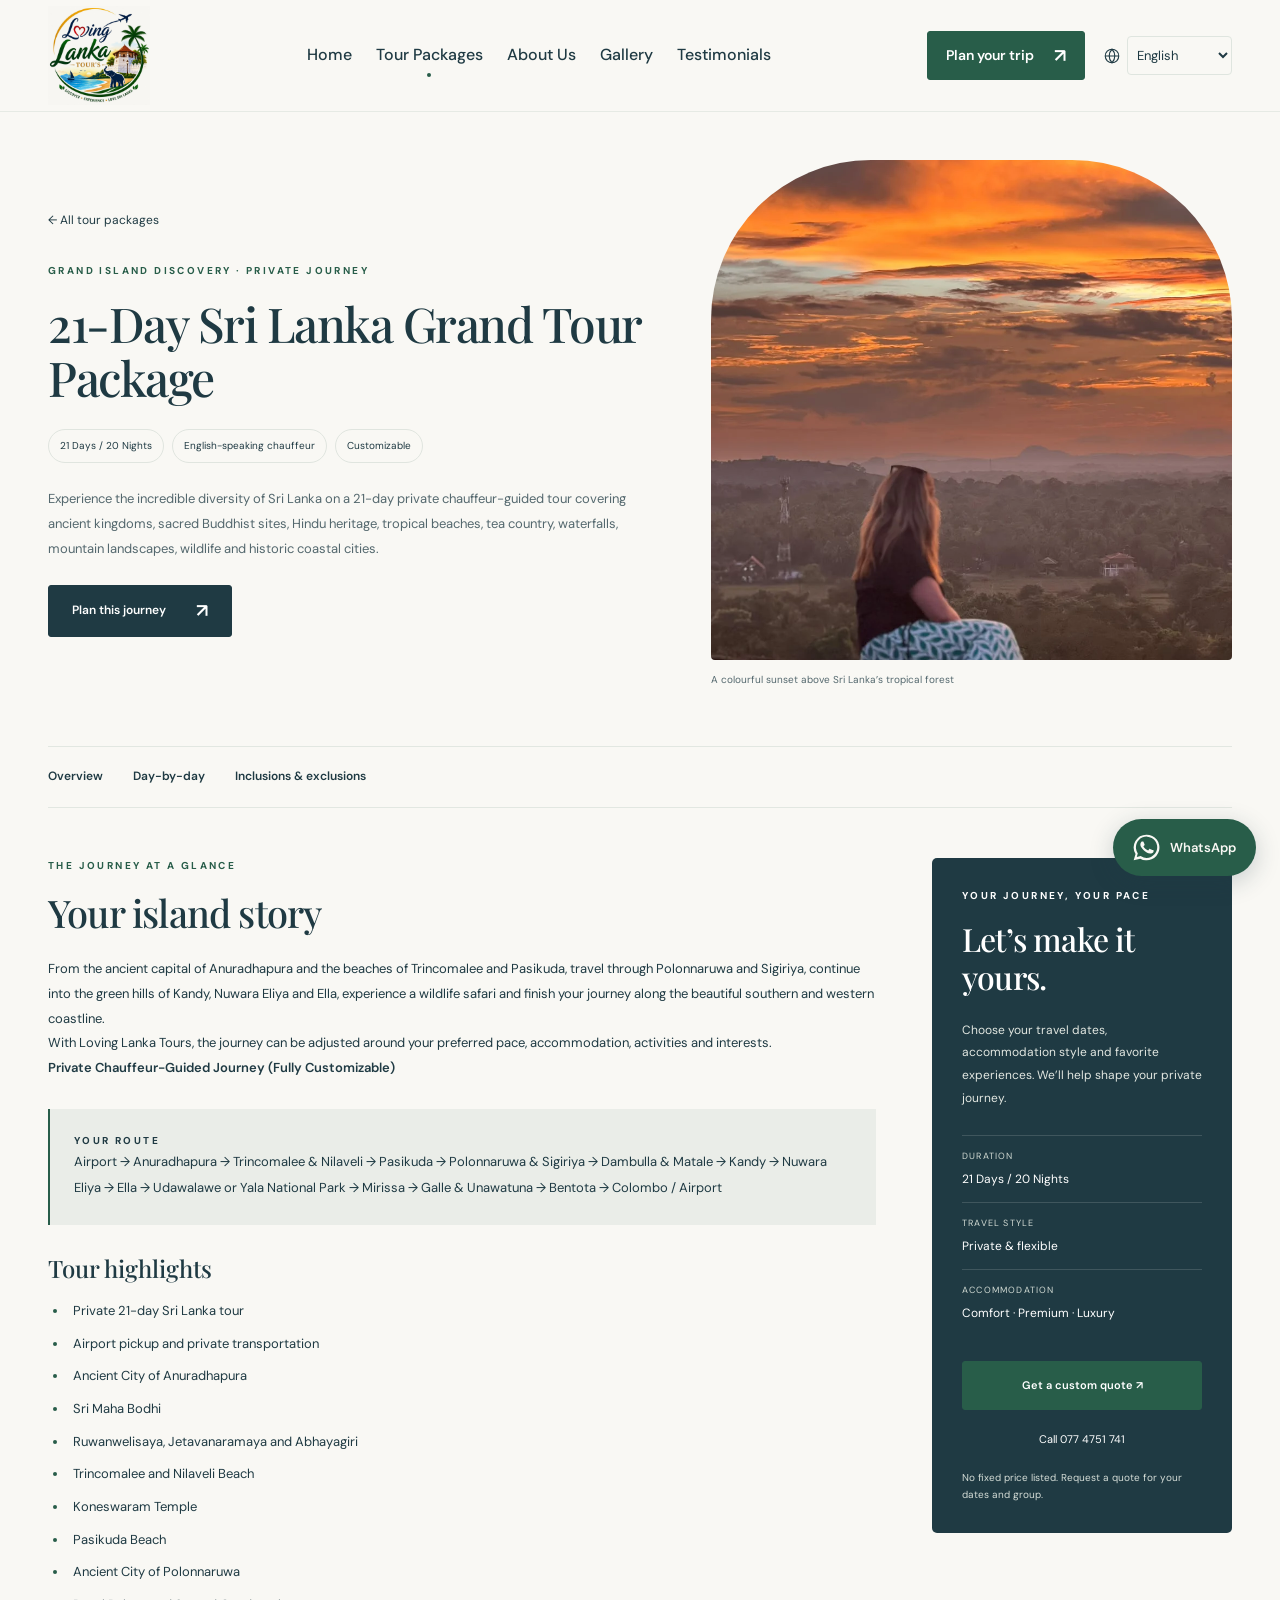
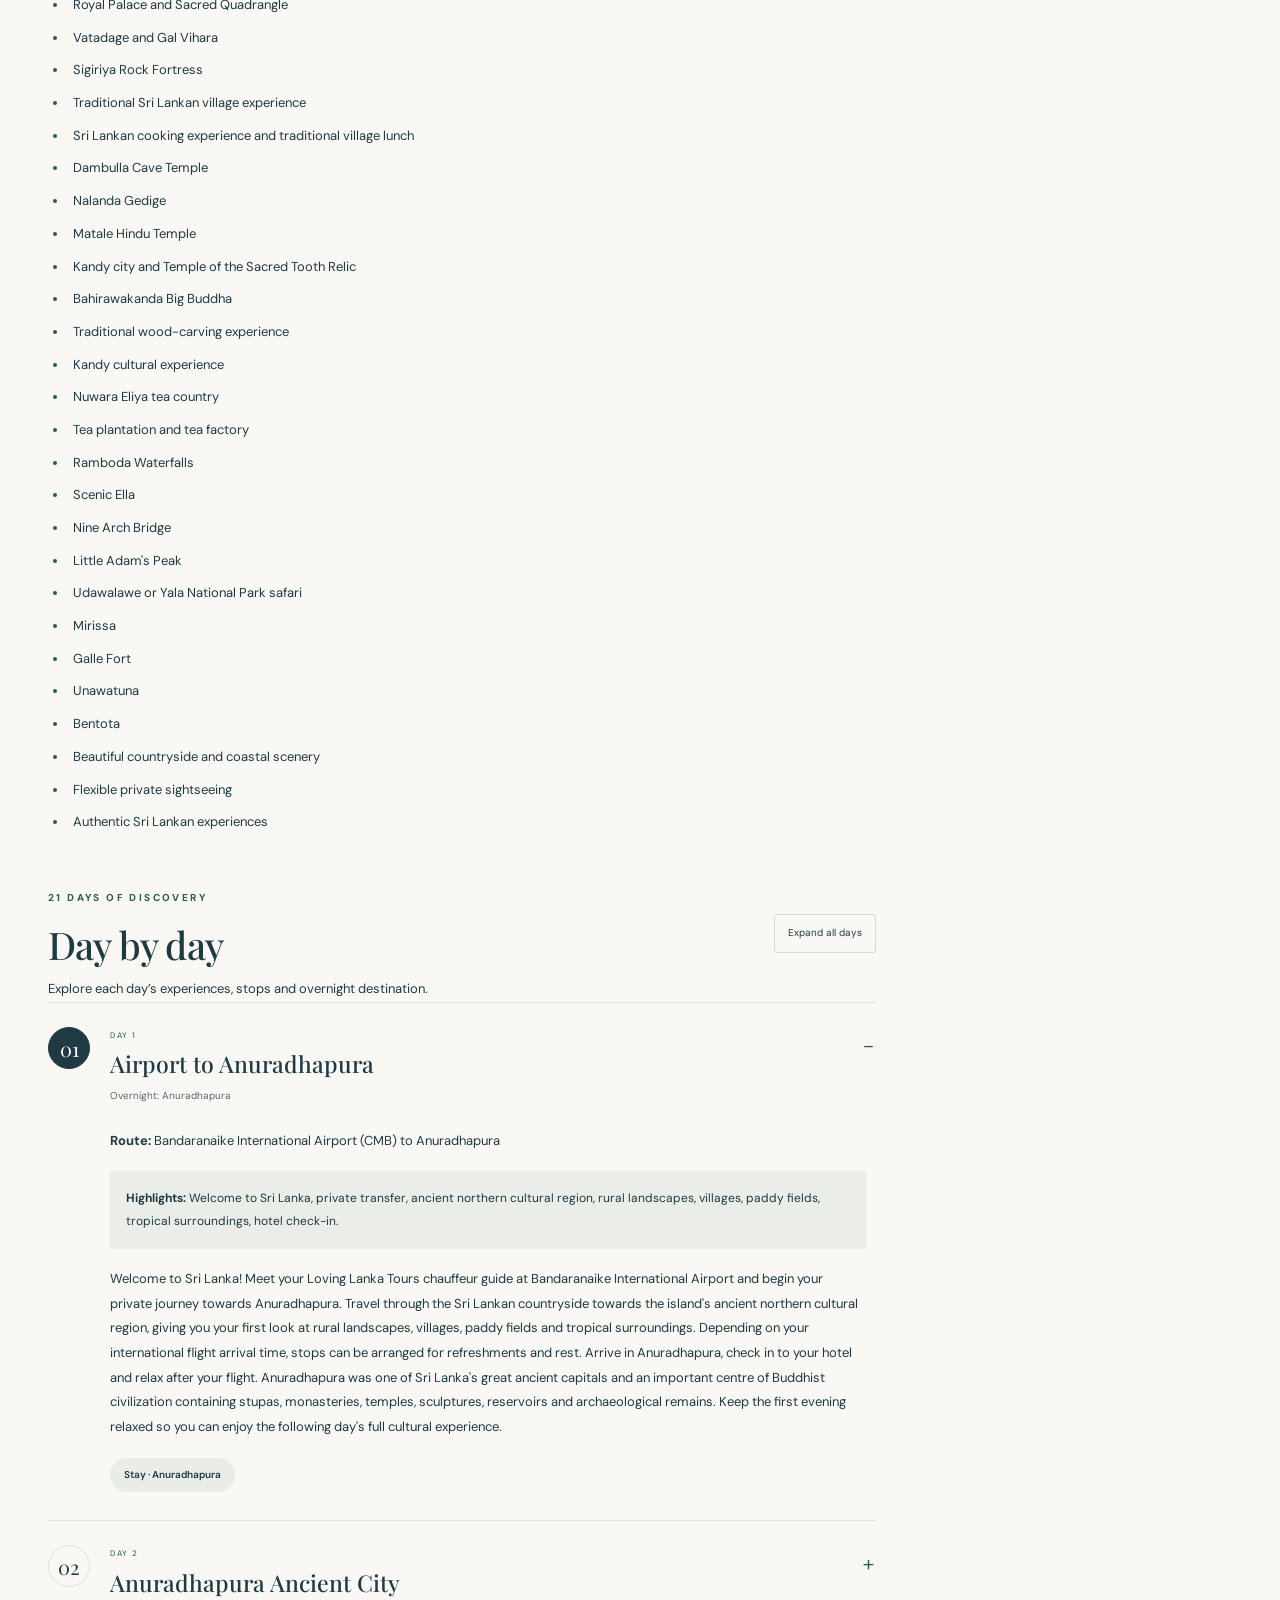
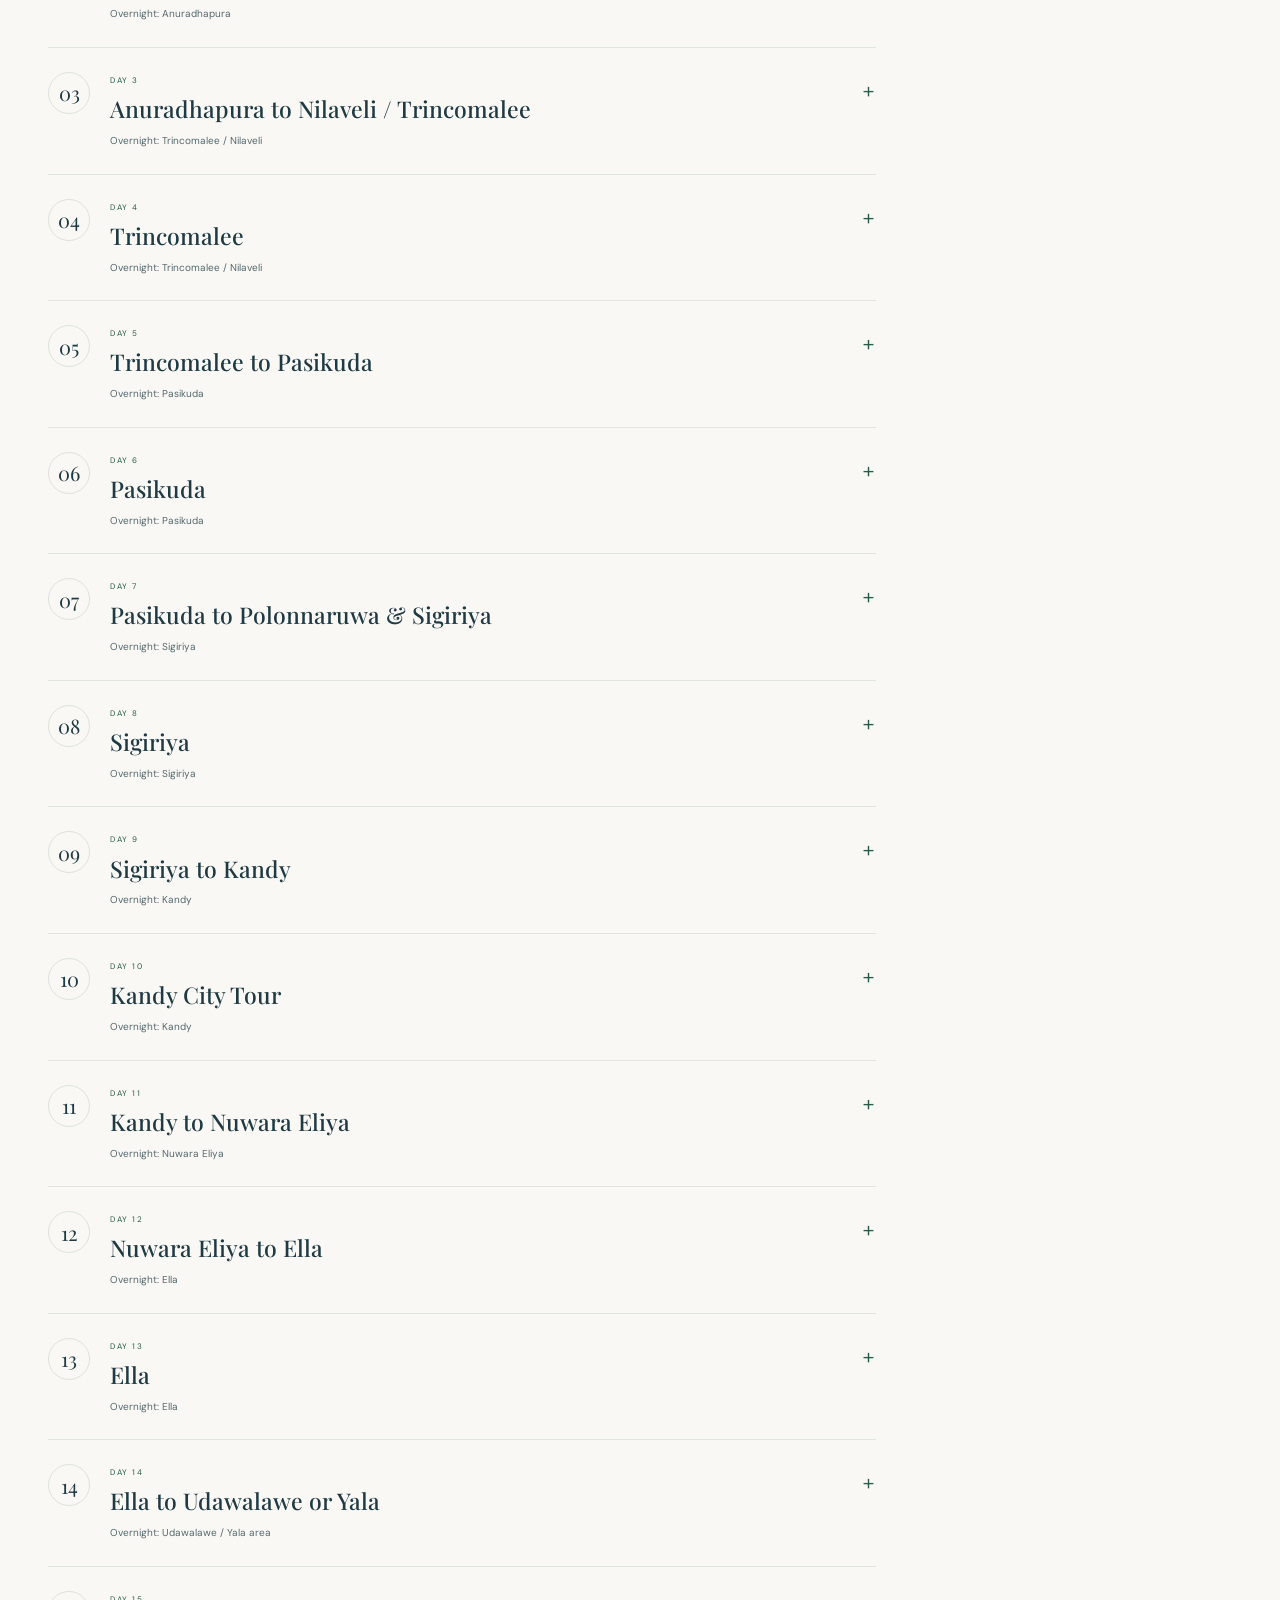
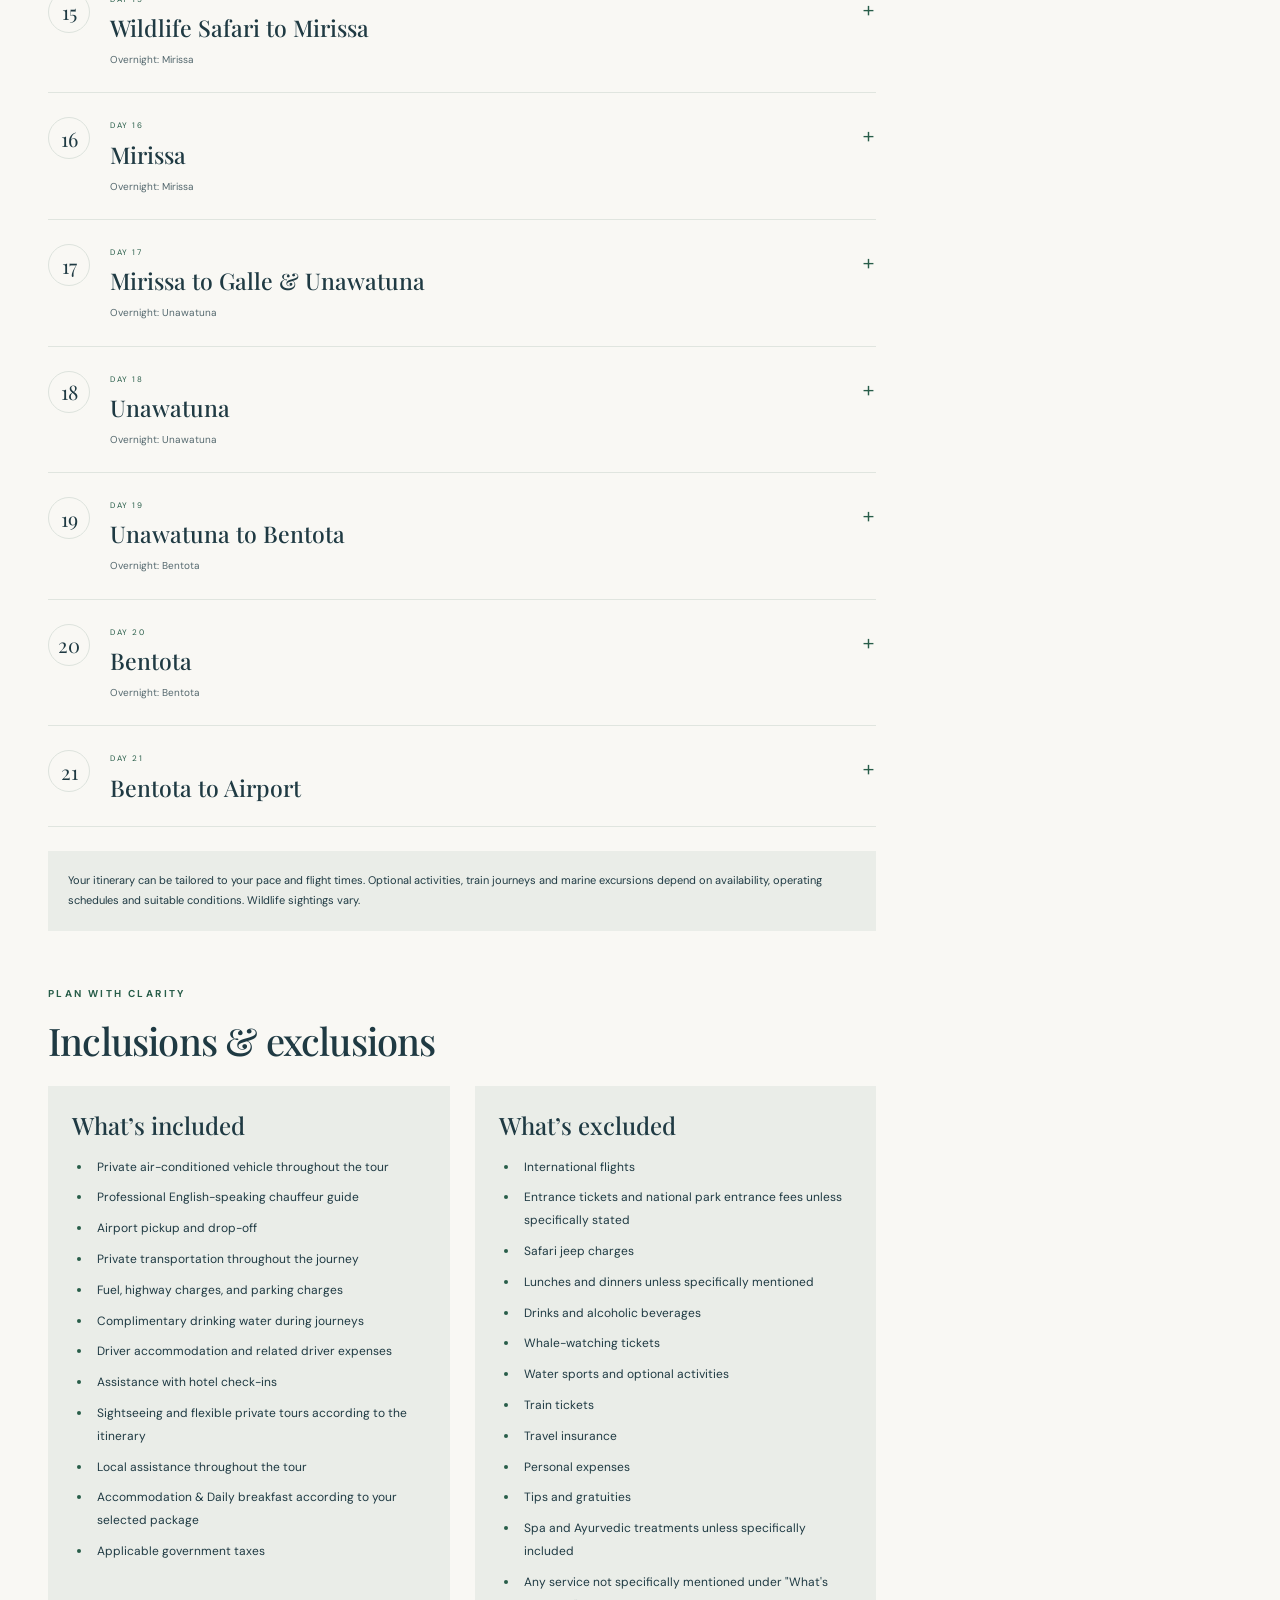
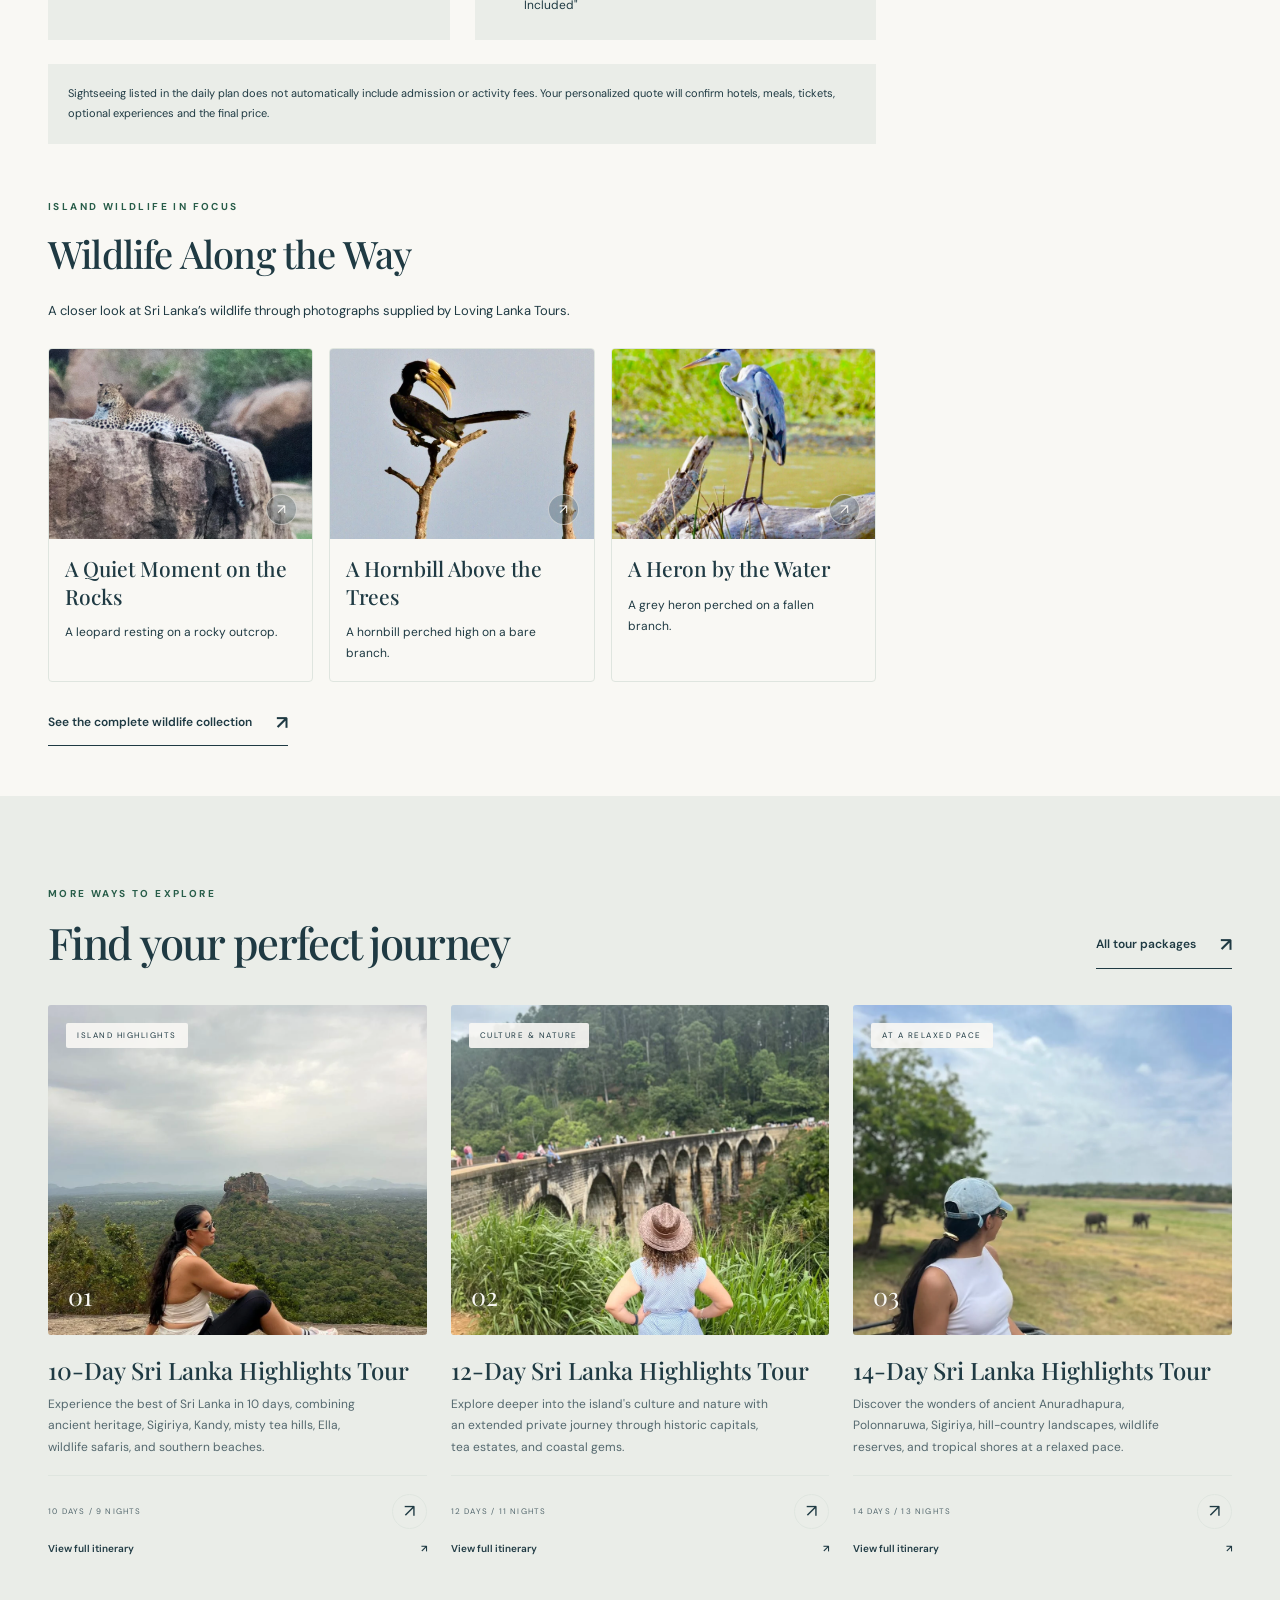
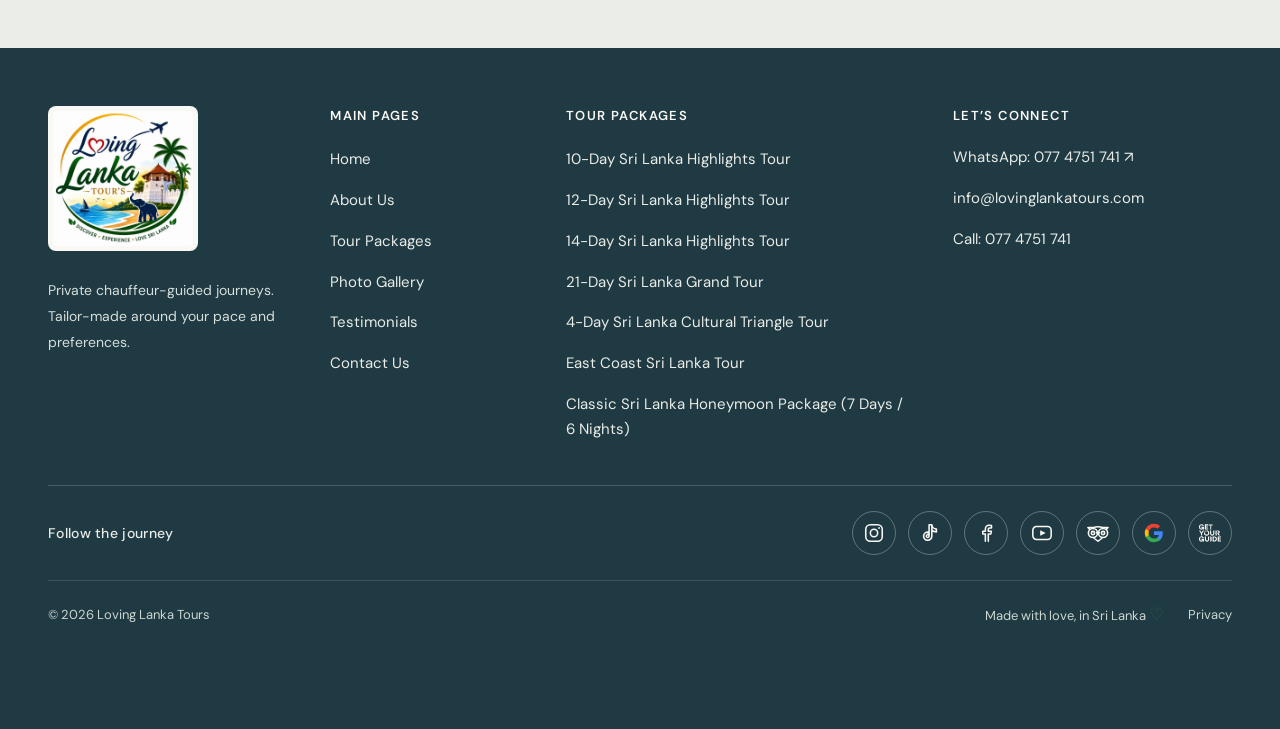
<file: tour-grand-21.html>
<!doctype html>
<html lang="en">
<head>
<meta charset="UTF-8"><meta name="viewport" content="width=device-width,initial-scale=1">
<meta name="theme-color" content="#1f3a43"><meta name="description" content="21 Days / 20 Nights private Sri Lanka tour. Explore the full daily itinerary, route, inclusions and exclusions, then request your personalized quote.">
<title>21-Day Sri Lanka Grand Tour Package | Loving Lanka Tours</title>
<meta property="og:type" content="website"><meta property="og:title" content="21-Day Sri Lanka Grand Tour Package | Loving Lanka Tours"><meta property="og:description" content="21 Days / 20 Nights private Sri Lanka tour. Explore the full daily itinerary, route, inclusions and exclusions, then request your personalized quote."><meta property="og:image" content="assets/sigiriya.jpg">
<link rel="icon" href="assets/loving-lanka-logo.svg" type="image/svg+xml">
<link rel="stylesheet" href="styles.css?v=20261111-yellow-stars">
<script src="content.js?v=20261111-english-review-card" defer></script>
<script src="tour-content.js" defer></script>
<script src="app.js?v=20261127-family-photo-google-gyg" defer></script>
<script src="motion.js?v=20261106-contact-reviews" defer></script>
<script src="language.js?v=20261111-english-review-card" defer></script>
<script src="whatsapp-chat.js?v=20261030-chat" defer></script>
</head>
<body data-page="tourDetail" data-tour="grand-21">
<a class="skip-link" href="#main">Skip to content</a>
<header class="header">
<a class="brand" href="index.html" aria-label="Loving Lanka Tours home"><img class="brand-logo" src="assets/loving-lanka-logo.svg" alt="Loving Lanka Tours — Discover, Experience, Love Sri Lanka" width="102" height="99"></a>
<nav class="desktop-nav" aria-label="Main navigation"><a href="index.html" data-nav="home">Home</a><a href="tours.html" data-nav="tours">Tour Packages</a><a href="about.html" data-nav="about">About Us</a><a href="gallery.html" data-nav="gallery">Gallery</a><a href="reviews.html" data-nav="reviews">Testimonials</a></nav>
<a class="button button-small header-cta" href="contact.html">Plan your trip <span aria-hidden="true">↗</span></a>
<div class="language-picker notranslate" translate="no"><label class="language-label" for="site-language"><svg viewBox="0 0 24 24" fill="none" aria-hidden="true"><circle cx="12" cy="12" r="9" stroke="currentColor" stroke-width="1.5"/><path d="M3 12h18M12 3c5 5 5 13 0 18-5-5-5-13 0-18Z" stroke="currentColor" stroke-width="1.5"/></svg><span class="sr-only">Website language</span></label><select id="site-language" aria-label="Website language" title="Choose a language to translate this page with Google Translate" data-source-page="tour-grand-21.html"><option value="en" lang="en">English</option><option value="de" lang="de">Deutsch</option><option value="fr" lang="fr">Français</option></select></div>
<button class="menu-toggle" aria-label="Open navigation" aria-expanded="false" aria-controls="mobile-nav"><span></span><span></span></button>
<nav id="mobile-nav" class="mobile-nav" aria-label="Mobile navigation" hidden><a href="index.html">Home</a><a href="tours.html">Tour Packages</a><a href="about.html">About Us</a><a href="gallery.html">Gallery</a><a href="reviews.html">Testimonials</a><a href="contact.html">Plan your trip ↗</a></nav>
</header>
<main id="main"><section class="tour-hero wrap"><div class="tour-hero-copy"><a class="tour-back" href="tours.html">← All tour packages</a><span class="eyebrow pink">Grand island discovery · PRIVATE JOURNEY</span><h1>21-Day Sri Lanka Grand Tour Package</h1><div class="tour-pills"><span>21 Days / 20 Nights</span><span>English-speaking chauffeur</span><span>Customizable</span></div><p>Experience the incredible diversity of Sri Lanka on a 21-day private chauffeur-guided tour covering ancient kingdoms, sacred Buddhist sites, Hindu heritage, tropical beaches, tea country, waterfalls, mountain landscapes, wildlife and historic coastal cities.</p><a class="button button-green" href="contact.html?journey=grand-21">Plan this journey <span aria-hidden="true">↗</span></a></div><figure class="tour-hero-photo"><img src="assets/lanka-guest-29.webp" alt="A colourful sunset above Sri Lanka’s tropical forest" fetchpriority="high"><figcaption>A colourful sunset above Sri Lanka’s tropical forest</figcaption></figure></section>
 <nav class="tour-sections wrap" aria-label="Tour page sections"><a href="#overview">Overview</a><a href="#itinerary">Day-by-day</a><a href="#inclusions">Inclusions & exclusions</a></nav>
 <div class="wrap tour-layout"><div class="tour-reading"><section id="overview" class="tour-section"><span class="eyebrow pink">THE JOURNEY AT A GLANCE</span><h2>Your island story</h2><p>From the ancient capital of Anuradhapura and the beaches of Trincomalee and Pasikuda, travel through Polonnaruwa and Sigiriya, continue into the green hills of Kandy, Nuwara Eliya and Ella, experience a wildlife safari and finish your journey along the beautiful southern and western coastline.</p><p>With Loving Lanka Tours, the journey can be adjusted around your preferred pace, accommodation, activities and interests.</p><p class="tour-type">Private Chauffeur-Guided Journey (Fully Customizable)</p><div class="tour-route"><span class="eyebrow">YOUR ROUTE</span><p>Airport → Anuradhapura → Trincomalee &amp; Nilaveli → Pasikuda → Polonnaruwa &amp; Sigiriya → Dambulla &amp; Matale → Kandy → Nuwara Eliya → Ella → Udawalawe or Yala National Park → Mirissa → Galle &amp; Unawatuna → Bentota → Colombo / Airport</p></div><h3>Tour highlights</h3><ul class="tour-list"><li>Private 21-day Sri Lanka tour</li><li>Airport pickup and private transportation</li><li>Ancient City of Anuradhapura</li><li>Sri Maha Bodhi</li><li>Ruwanwelisaya, Jetavanaramaya and Abhayagiri</li><li>Trincomalee and Nilaveli Beach</li><li>Koneswaram Temple</li><li>Pasikuda Beach</li><li>Ancient City of Polonnaruwa</li><li>Royal Palace and Sacred Quadrangle</li><li>Vatadage and Gal Vihara</li><li>Sigiriya Rock Fortress</li><li>Traditional Sri Lankan village experience</li><li>Sri Lankan cooking experience and traditional village lunch</li><li>Dambulla Cave Temple</li><li>Nalanda Gedige</li><li>Matale Hindu Temple</li><li>Kandy city and Temple of the Sacred Tooth Relic</li><li>Bahirawakanda Big Buddha</li><li>Traditional wood-carving experience</li><li>Kandy cultural experience</li><li>Nuwara Eliya tea country</li><li>Tea plantation and tea factory</li><li>Ramboda Waterfalls</li><li>Scenic Ella</li><li>Nine Arch Bridge</li><li>Little Adam&#39;s Peak</li><li>Udawalawe or Yala National Park safari</li><li>Mirissa</li><li>Galle Fort</li><li>Unawatuna</li><li>Bentota</li><li>Beautiful countryside and coastal scenery</li><li>Flexible private sightseeing</li><li>Authentic Sri Lankan experiences</li></ul></section>
 <section id="itinerary" class="tour-section"><div class="itinerary-heading"><div><span class="eyebrow pink">21 DAYS OF DISCOVERY</span><h2>Day by day</h2></div><button type="button" class="itinerary-toggle" aria-controls="itinerary-days">Expand all days</button></div><p>Explore each day’s experiences, stops and overnight destination.</p><div id="itinerary-days" class="itinerary-days"><details class="itinerary-day" open><summary><span class="day-number">01</span><span><small>DAY 1</small><b>Airport to Anuradhapura</b><em>Overnight: Anuradhapura</em></span></summary><div class="day-story"><p class="day-route"><b>Route:</b> Bandaranaike International Airport (CMB) to Anuradhapura</p><p class="day-highlights"><b>Highlights:</b> Welcome to Sri Lanka, private transfer, ancient northern cultural region, rural landscapes, villages, paddy fields, tropical surroundings, hotel check-in.</p><p>Welcome to Sri Lanka! Meet your Loving Lanka Tours chauffeur guide at Bandaranaike International Airport and begin your private journey towards Anuradhapura. Travel through the Sri Lankan countryside towards the island&#39;s ancient northern cultural region, giving you your first look at rural landscapes, villages, paddy fields and tropical surroundings. Depending on your international flight arrival time, stops can be arranged for refreshments and rest. Arrive in Anuradhapura, check in to your hotel and relax after your flight. Anuradhapura was one of Sri Lanka&#39;s great ancient capitals and an important centre of Buddhist civilization containing stupas, monasteries, temples, sculptures, reservoirs and archaeological remains. Keep the first evening relaxed so you can enjoy the following day&#39;s full cultural experience.</p><span class="overnight">Stay · Anuradhapura</span></div></details><details class="itinerary-day" ><summary><span class="day-number">02</span><span><small>DAY 2</small><b>Anuradhapura Ancient City</b><em>Overnight: Anuradhapura</em></span></summary><div class="day-story"><p class="day-highlights"><b>Highlights:</b> Full day exploring the magnificent Ancient City of Anuradhapura, sacred Sri Maha Bodhi, Ruwanwelisaya Stupa, Thuparamaya, Jetavanaramaya, Abhayagiri Monastery Complex, Samadhi Buddha Statue, ancient ponds and irrigation heritage.</p><p>After breakfast, spend the full day exploring the magnificent Ancient City of Anuradhapura, which served as Sri Lanka&#39;s capital for many centuries and remains one of the island&#39;s most important sacred and archaeological destinations. Begin with the sacred Sri Maha Bodhi, one of the most important Buddhist pilgrimage sites in Sri Lanka, and experience the peaceful religious atmosphere. Continue to the magnificent Ruwanwelisaya and Thuparamaya stupas, explore the massive Jetavanaramaya monument, and discover the extensive Abhayagiri Monastery Complex. Visit the peaceful Samadhi Buddha Statue, renowned for its serene expression, and explore ancient ponds and sophisticated irrigation systems that supported ancient urban life. Return to your hotel after a full day of exploration.</p><span class="overnight">Stay · Anuradhapura</span></div></details><details class="itinerary-day" ><summary><span class="day-number">03</span><span><small>DAY 3</small><b>Anuradhapura to Nilaveli / Trincomalee</b><em>Overnight: Trincomalee / Nilaveli</em></span></summary><div class="day-story"><p class="day-highlights"><b>Highlights:</b> Transition from ancient heritage to the tropical east coast, scenic drive, Trincomalee region, Nilaveli Beach, Indian Ocean relaxation.</p><p>After breakfast, leave Anuradhapura and travel towards the beautiful east coast of Sri Lanka. As you travel east, the scenery gradually changes from the dry-zone cultural landscape to tropical coastal surroundings. Arrive in the Trincomalee region and continue to Nilaveli Beach, famous for its beautiful sandy coastline and tropical surroundings. Enjoy time beside the Indian Ocean and relax after your cultural experiences in Anuradhapura, taking in the more relaxed coastal environment of the east coast.</p><span class="overnight">Stay · Trincomalee / Nilaveli</span></div></details><details class="itinerary-day" ><summary><span class="day-number">04</span><span><small>DAY 4</small><b>Trincomalee</b><em>Overnight: Trincomalee / Nilaveli</em></span></summary><div class="day-story"><p class="day-highlights"><b>Highlights:</b> Koneswaram Temple, Swami Rock panoramic views, historic Fort Frederick, Nilaveli Beach.</p><p>Enjoy a full day exploring the Trincomalee area. Visit the famous Koneswaram Temple, dramatically positioned above the ocean, and discover its history and religious importance while enjoying spectacular coastline views. Visit Swami Rock for panoramic views over the Indian Ocean and explore the historic Fort Frederick area to learn about Trincomalee&#39;s long strategic history as a natural harbour. Finish the day with relaxing time at Nilaveli Beach, adjusting the schedule according to whether you prefer sightseeing or time by the sea.</p><span class="overnight">Stay · Trincomalee / Nilaveli</span></div></details><details class="itinerary-day" ><summary><span class="day-number">05</span><span><small>DAY 5</small><b>Trincomalee to Pasikuda</b><em>Overnight: Pasikuda</em></span></summary><div class="day-story"><p class="day-highlights"><b>Highlights:</b> Scenic east coast journey, rural villages, paddy fields, tropical landscapes, Pasikuda beach arrival.</p><p>After breakfast, begin your journey south along Sri Lanka&#39;s east coast, traveling through rural villages, paddy fields, tropical landscapes and coastal communities. Arrive at Pasikuda, known for its beautiful sandy coastline and shallow coastal waters. Check in to your hotel, enjoy a relaxed afternoon on the beach, or simply take advantage of the resort facilities.</p><span class="overnight">Stay · Pasikuda</span></div></details><details class="itinerary-day" ><summary><span class="day-number">06</span><span><small>DAY 6</small><b>Pasikuda</b><em>Overnight: Pasikuda</em></span></summary><div class="day-story"><p class="day-highlights"><b>Highlights:</b> Tropical east coast beach relaxation, swimming, coastal walks, resort activities, flexible schedule.</p><p>Enjoy a relaxed full day in Pasikuda. After several days of cultural exploration, this is an opportunity to slow down and enjoy the tropical coastline. Possible activities include beach relaxation, swimming where conditions are suitable, coastal walks, resort activities, optional water activities or optional local sightseeing according to your preferred pace.</p><span class="overnight">Stay · Pasikuda</span></div></details><details class="itinerary-day" ><summary><span class="day-number">07</span><span><small>DAY 7</small><b>Pasikuda to Polonnaruwa &amp; Sigiriya</b><em>Overnight: Sigiriya</em></span></summary><div class="day-story"><p class="day-highlights"><b>Highlights:</b> Ancient City of Polonnaruwa, royal palace complex, Audience Hall, Sacred Quadrangle (Dalada Maluwa), Vatadage, Rankoth Vehera, Lankatilaka, Gal Vihara granite statues, Parakrama Samudra, transfer to Sigiriya.</p><p>After breakfast, leave Pasikuda and travel towards the ancient kingdom of Polonnaruwa, Sri Lanka&#39;s second great medieval capital. Explore impressive archaeological ruins, ancient royal buildings, the royal palace complex, the Audience Hall, and the Sacred Quadrangle. Admire the circular design of the Polonnaruwa Vatadage, visit Rankoth Vehera and Lankatilaka, and view the magnificent seated, standing and reclining Buddha statues carved directly into the granite rock face at Gal Vihara. See the massive Parakrama Samudra irrigation reservoir before continuing towards Sigiriya for your evening stay.</p><span class="overnight">Stay · Sigiriya</span></div></details><details class="itinerary-day" ><summary><span class="day-number">08</span><span><small>DAY 8</small><b>Sigiriya</b><em>Overnight: Sigiriya</em></span></summary><div class="day-story"><p class="day-highlights"><b>Highlights:</b> UNESCO World Heritage Sigiriya Rock Fortress, historic gardens, frescoes, optional Pidurangala Rock hike, traditional Sri Lankan village experience, local cooking experience, traditional village lunch.</p><p>Enjoy a full day exploring the Sigiriya region. Visit the spectacular Sigiriya Rock Fortress, exploring ancient gardens, water-management features, and famous frescoes, with an optional hike to Pidurangala Rock available for panoramic views. Later, visit a traditional village to experience rural Sri Lankan life, home gardens, and local farming. Take part in a traditional Sri Lankan cooking experience to learn about local spices and cooking techniques, followed by a freshly prepared traditional village lunch. Return to your hotel for a relaxing evening.</p><span class="overnight">Stay · Sigiriya</span></div></details><details class="itinerary-day" ><summary><span class="day-number">09</span><span><small>DAY 9</small><b>Sigiriya to Kandy</b><em>Overnight: Kandy</em></span></summary><div class="day-story"><p class="day-highlights"><b>Highlights:</b> Dambulla Cave Temple UNESCO World Heritage Site, Nalanda Gedige stone monument (Buddhist-Hindu architecture), Matale Hindu Temple, scenic transition to the central hills, Kandy arrival.</p><p>After breakfast, leave Sigiriya and travel towards Kandy through an itinerary rich in cultural and architectural stops. First, visit the magnificent Dambulla Cave Temple, Sri Lanka&#39;s largest and best-preserved cave complex containing five shrine caves with ancient Buddhist paintings and statues. Continue to Nalanda Gedige, an unusual ancient stone monument blending Buddhist and Hindu artistic influences, then visit a traditional Hindu temple in Matale to experience the island&#39;s religious diversity. Travel through the green landscapes around Matale into the central hills, arriving in the historic hill capital of Kandy for a relaxed evening.</p><span class="overnight">Stay · Kandy</span></div></details><details class="itinerary-day" ><summary><span class="day-number">10</span><span><small>DAY 10</small><b>Kandy City Tour</b><em>Overnight: Kandy</em></span></summary><div class="day-story"><p class="day-highlights"><b>Highlights:</b> UNESCO World Heritage city Kandy, Temple of the Sacred Tooth Relic, Bahirawakanda Big Buddha, Kandy Lake and Viewpoint, gem cutting experience, traditional wood-carving workshop, spice and herbal experience, Kandyan cultural dance performance.</p><p>Spend a full day exploring Kandy, the cultural capital of Sri Lanka. Visit the sacred Temple of the Sacred Tooth Relic within the former royal palace complex, and travel up to Bahirawakanda Temple for panoramic views from the Big Buddha statue. Enjoy scenic views around Kandy Lake and the city viewpoint. Experience local craftsmanship by visiting a traditional gemstone cutting and jewellery workshop, and a wood-carving workshop where local artisans demonstrate traditional hand tools and natural finishes. Learn about local spices and herbs, and conclude your evening with a traditional Kandyan cultural dance performance featuring vibrant music and costumes.</p><span class="overnight">Stay · Kandy</span></div></details><details class="itinerary-day" ><summary><span class="day-number">11</span><span><small>DAY 11</small><b>Kandy to Nuwara Eliya</b><em>Overnight: Nuwara Eliya</em></span></summary><div class="day-story"><p class="day-highlights"><b>Highlights:</b> Central highlands, Ceylon tea plantation and factory tour, tea-tasting experience, Ramboda Waterfalls, Nuwara Eliya &quot;Little England&quot; cool climate and colonial atmosphere.</p><p>After breakfast, leave Kandy and travel into the breathtaking central highlands. Visit a working tea plantation and factory to learn how world-famous Ceylon Tea is cultivated, harvested, and processed, and enjoy a traditional tea-tasting experience. Stop at the stunning Ramboda Waterfalls to take in the mountain scenery. Continue your journey to Nuwara Eliya, enjoying its cool climate, beautiful valleys, and charming colonial-era architecture.</p><span class="overnight">Stay · Nuwara Eliya</span></div></details><details class="itinerary-day" ><summary><span class="day-number">12</span><span><small>DAY 12</small><b>Nuwara Eliya to Ella</b><em>Overnight: Ella</em></span></summary><div class="day-story"><p class="day-highlights"><b>Highlights:</b> Scenic hill country, lush mountain landscapes, tea estates, waterfalls, optional scenic train journey, arrival in Ella.</p><p>After breakfast, travel from Nuwara Eliya towards the mountain town of Ella. Travel through some of Sri Lanka&#39;s most spectacular mountain landscapes surrounded by tea plantations, valleys, and forests. Depending on your preference and ticket availability, a famous scenic hill-country train journey can be included along this route. Arrive in Ella and spend a relaxing evening enjoying the peaceful mountain atmosphere.</p><span class="overnight">Stay · Ella</span></div></details><details class="itinerary-day" ><summary><span class="day-number">13</span><span><small>DAY 13</small><b>Ella</b><em>Overnight: Ella</em></span></summary><div class="day-story"><p class="day-highlights"><b>Highlights:</b> Nine Arch Bridge, Little Adam&#39;s Peak hike, Ravana Falls, free time in Ella town.</p><p>Enjoy a full day discovering Ella&#39;s iconic natural and architectural landmarks. Visit the famous Nine Arch Bridge set amid lush green tea-country hills, enjoy an optional hike up Little Adam&#39;s Peak for panoramic valley views, and visit the roaring Ravana Falls. Spend your afternoon exploring Ella town&#39;s relaxed cafés, restaurants, and local shops at your own pace.</p><span class="overnight">Stay · Ella</span></div></details><details class="itinerary-day" ><summary><span class="day-number">14</span><span><small>DAY 14</small><b>Ella to Udawalawe or Yala</b><em>Overnight: Udawalawe / Yala area</em></span></summary><div class="day-story"><p class="day-highlights"><b>Highlights:</b> Transition from mountain country to wildlife country, choice of Udawalawe National Park or Yala National Park safari base, hotel check-in and rest.</p><p>After breakfast, leave the cool mountains of Ella and travel south towards Sri Lanka&#39;s premier wildlife regions. Choose between Udawalawe National Park (renowned for wild elephants) or Yala National Park (famous for diverse wildlife and leopards), selected according to your route and current conditions. Arrive at your safari destination area and relax in preparation for the next morning&#39;s safari adventure.</p><span class="overnight">Stay · Udawalawe / Yala area</span></div></details><details class="itinerary-day" ><summary><span class="day-number">15</span><span><small>DAY 15</small><b>Wildlife Safari to Mirissa</b><em>Overnight: Mirissa</em></span></summary><div class="day-story"><p class="day-highlights"><b>Highlights:</b> Early morning national park jeep safari, wild elephants and dry-zone wildlife viewing, transition to the southern coastline, Mirissa beach relaxation.</p><p>Wake up early for an exciting jeep safari through your chosen national park. Explore the rich dry-zone ecosystem during the cool morning hours, with opportunities to observe wild elephants, buffalo, deer, crocodiles, and various bird species. After the safari and breakfast, continue south towards the scenic coastline, arriving in the popular beach destination of Mirissa to relax beside the Indian Ocean.</p><span class="overnight">Stay · Mirissa</span></div></details><details class="itinerary-day" ><summary><span class="day-number">16</span><span><small>DAY 16</small><b>Mirissa</b><em>Overnight: Mirissa</em></span></summary><div class="day-story"><p class="day-highlights"><b>Highlights:</b> Tropical beach relaxation, coastal walks, optional whale and dolphin watching excursion, Coconut Tree Hill, local seafood.</p><p>Enjoy a full day at leisure in Mirissa. Relax on the beach, swim where conditions are suitable, take a coastal walk to Coconut Tree Hill, or enjoy local seafood. Optional morning whale and dolphin watching boat excursions can be arranged, subject to seasonal sea conditions and availability.</p><span class="overnight">Stay · Mirissa</span></div></details><details class="itinerary-day" ><summary><span class="day-number">17</span><span><small>DAY 17</small><b>Mirissa to Galle &amp; Unawatuna</b><em>Overnight: Unawatuna</em></span></summary><div class="day-story"><p class="day-highlights"><b>Highlights:</b> Coastal drive, UNESCO World Heritage Galle Fort, colonial-era architecture, historic ramparts, boutique cafés, Unawatuna beach.</p><p>After breakfast, travel along the southern coastline towards the historic city of Galle. Explore the UNESCO-listed Galle Fort, walking through atmospheric cobblestone streets lined with old colonial buildings, churches, boutique shops, and ocean-view ramparts. Afterward, continue a short distance to Unawatuna, check in to your beach hotel, and enjoy a peaceful evening by the coast.</p><span class="overnight">Stay · Unawatuna</span></div></details><details class="itinerary-day" ><summary><span class="day-number">18</span><span><small>DAY 18</small><b>Unawatuna</b><em>Overnight: Unawatuna</em></span></summary><div class="day-story"><p class="day-highlights"><b>Highlights:</b> Free day at Unawatuna beach, swimming, snorkelling, Jungle Beach, Japanese Peace Pagoda, local cafés.</p><p>Enjoy a free day to relax or explore around Unawatuna at your own preferred pace. Choose from beach relaxation, swimming, snorkelling, visiting the scenic Jungle Beach, or taking a short trip up to the Japanese Peace Pagoda for coastal views. Enjoy the local beach restaurants and cafés in the evening.</p><span class="overnight">Stay · Unawatuna</span></div></details><details class="itinerary-day" ><summary><span class="day-number">19</span><span><small>DAY 19</small><b>Unawatuna to Bentota</b><em>Overnight: Bentota</em></span></summary><div class="day-story"><p class="day-highlights"><b>Highlights:</b> Southwestern coastal drive, scenic beach towns, arrival in Bentota.</p><p>After breakfast, check out and travel north along the picturesque southwestern coastline towards Bentota. Enjoy the coastal views and optional brief stops along the way before arriving in Bentota, a premier beach resort destination known for its wide sandy shores and river estuaries. Check in and spend a relaxing afternoon.</p><span class="overnight">Stay · Bentota</span></div></details><details class="itinerary-day" ><summary><span class="day-number">20</span><span><small>DAY 20</small><b>Bentota</b><em>Overnight: Bentota</em></span></summary><div class="day-story"><p class="day-highlights"><b>Highlights:</b> Final full day relaxation, Bentota River boat safari, mangrove tour, water sports, beach leisure.</p><p>Spend your final full day in Sri Lanka relaxing in Bentota or experiencing optional activities such as a boat ride along the Bentota River, a mangrove wildlife tour, water sports, or local sightseeing. This is your perfect opportunity to unwind by the pool or ocean before your departure.</p><span class="overnight">Stay · Bentota</span></div></details><details class="itinerary-day" ><summary><span class="day-number">21</span><span><small>DAY 21</small><b>Bentota to Airport</b></span></summary><div class="day-story"><p class="day-highlights"><b>Highlights:</b> Final morning beach relaxation, private airport transfer, departure from Bandaranaike International Airport (CMB).</p><p>Enjoy a relaxed breakfast at your hotel and spend your final morning soaking up the coastal atmosphere, depending on your flight schedule. Your Loving Lanka Tours chauffeur will pick you up from the hotel and provide a comfortable, private air-conditioned transfer to Bandaranaike International Airport, timed precisely to meet your international flight departure. Your unforgettable 21-day grand tour of Sri Lanka comes to an end.</p><p>Airport drop-off included.</p></div></details></div><p class="tour-note">Your itinerary can be tailored to your pace and flight times. Optional activities, train journeys and marine excursions depend on availability, operating schedules and suitable conditions. Wildlife sightings vary.</p></section>
 <section id="inclusions" class="tour-section"><span class="eyebrow pink">PLAN WITH CLARITY</span><h2>Inclusions & exclusions</h2><div class="tour-costs"><article><h3>What’s included</h3><ul class="tour-list"><li>Private air-conditioned vehicle throughout the tour</li><li>Professional English-speaking chauffeur guide</li><li>Airport pickup and drop-off</li><li>Private transportation throughout the journey</li><li>Fuel, highway charges, and parking charges</li><li>Complimentary drinking water during journeys</li><li>Driver accommodation and related driver expenses</li><li>Assistance with hotel check-ins</li><li>Sightseeing and flexible private tours according to the itinerary</li><li>Local assistance throughout the tour</li><li>Accommodation &amp; Daily breakfast according to your selected package</li><li>Applicable government taxes</li></ul></article><article><h3>What’s excluded</h3><ul class="tour-list"><li>International flights</li><li>Entrance tickets and national park entrance fees unless specifically stated</li><li>Safari jeep charges</li><li>Lunches and dinners unless specifically mentioned</li><li>Drinks and alcoholic beverages</li><li>Whale-watching tickets</li><li>Water sports and optional activities</li><li>Train tickets</li><li>Travel insurance</li><li>Personal expenses</li><li>Tips and gratuities</li><li>Spa and Ayurvedic treatments unless specifically included</li><li>Any service not specifically mentioned under &quot;What&#39;s Included&quot;</li></ul></article></div><p class="tour-note">Sightseeing listed in the daily plan does not automatically include admission or activity fees. Your personalized quote will confirm hotels, meals, tickets, optional experiences and the final price.</p></section>

 <section class="tour-section tour-wildlife" aria-labelledby="tour-wildlife-heading"><span class="eyebrow pink">ISLAND WILDLIFE IN FOCUS</span><h2 id="tour-wildlife-heading">Wildlife Along the Way</h2><p>A closer look at Sri Lanka’s wildlife through photographs supplied by Loving Lanka Tours.</p><div class="wildlife-grid"><figure class="wildlife-photo"><button class="photo-button" data-photo="13" aria-label="View A Quiet Moment on the Rocks"><img src="assets/lanka-wildlife-02.webp" alt="A Quiet Moment on the Rocks" loading="lazy"></button><figcaption><strong>A Quiet Moment on the Rocks</strong><p>A leopard resting on a rocky outcrop.</p></figcaption></figure><figure class="wildlife-photo"><button class="photo-button" data-photo="36" aria-label="View A Hornbill Above the Trees"><img src="assets/lanka-wildlife-25.webp" alt="A Hornbill Above the Trees" loading="lazy"></button><figcaption><strong>A Hornbill Above the Trees</strong><p>A hornbill perched high on a bare branch.</p></figcaption></figure><figure class="wildlife-photo"><button class="photo-button" data-photo="35" aria-label="View A Heron by the Water"><img src="assets/lanka-wildlife-24.webp" alt="A Heron by the Water" loading="lazy"></button><figcaption><strong>A Heron by the Water</strong><p>A grey heron perched on a fallen branch.</p></figcaption></figure></div><a class="text-link" href="gallery.html">See the complete wildlife collection <span aria-hidden="true">↗</span></a></section></div>
 <aside class="tour-planning"><div class="tour-quote-card"><span class="eyebrow">YOUR JOURNEY, YOUR PACE</span><h2>Let’s make it yours.</h2><p>Choose your travel dates, accommodation style and favorite experiences. We’ll help shape your private journey.</p><dl><div><dt>Duration</dt><dd>21 Days / 20 Nights</dd></div><div><dt>Travel style</dt><dd>Private & flexible</dd></div><div><dt>Accommodation</dt><dd>Comfort · Premium · Luxury</dd></div></dl><a class="button" href="contact.html?journey=grand-21">Get a custom quote ↗</a><a class="tour-quote-contact" href="tel:+94774751741">Call 077 4751 741</a><small>No fixed price listed. Request a quote for your dates and group.</small></div></aside></div>
 <section class="section tour-more"><div class="wrap"><div class="section-head"><div><span class="eyebrow pink">MORE WAYS TO EXPLORE</span><h2>Find your perfect journey</h2></div><a class="text-link" href="tours.html">All tour packages <span aria-hidden="true">↗</span></a></div><div class="journey-grid"><article class="journey-card"><a class="journey-card-link" href="tour-highlights-10.html" aria-label="View 10-Day Sri Lanka Highlights Tour itinerary"><div class="journey-photo"><img src="assets/lanka-guest-01.webp" alt="A traveller looking towards Sigiriya Rock Fortress" loading="lazy"><span class="journey-tag">Island highlights</span><span class="journey-num">01</span></div><h3>10-Day Sri Lanka Highlights Tour</h3><p>Experience the best of Sri Lanka in 10 days, combining ancient heritage, Sigiriya, Kandy, misty tea hills, Ella, wildlife safaris, and southern beaches.</p><div class="journey-bottom"><span class="journey-meta">10 Days / 9 Nights</span><span class="circle-button" aria-hidden="true">↗</span></div><span class="tour-request-link">View full itinerary <span aria-hidden="true">↗</span></span></a></article><article class="journey-card"><a class="journey-card-link" href="tour-highlights-12.html" aria-label="View 12-Day Sri Lanka Highlights Tour itinerary"><div class="journey-photo"><img src="assets/lanka-guest-31.webp" alt="A traveller beside Ella’s Nine Arch Bridge" loading="lazy"><span class="journey-tag">Culture &amp; nature</span><span class="journey-num">02</span></div><h3>12-Day Sri Lanka Highlights Tour</h3><p>Explore deeper into the island&#39;s culture and nature with an extended private journey through historic capitals, tea estates, and coastal gems.</p><div class="journey-bottom"><span class="journey-meta">12 Days / 11 Nights</span><span class="circle-button" aria-hidden="true">↗</span></div><span class="tour-request-link">View full itinerary <span aria-hidden="true">↗</span></span></a></article><article class="journey-card"><a class="journey-card-link" href="tour-highlights-14.html" aria-label="View 14-Day Sri Lanka Highlights Tour itinerary"><div class="journey-photo"><img src="assets/lanka-guest-25.webp" alt="A traveller watching wild elephants from a safari vehicle" loading="lazy"><span class="journey-tag">At a relaxed pace</span><span class="journey-num">03</span></div><h3>14-Day Sri Lanka Highlights Tour</h3><p>Discover the wonders of ancient Anuradhapura, Polonnaruwa, Sigiriya, hill-country landscapes, wildlife reserves, and tropical shores at a relaxed pace.</p><div class="journey-bottom"><span class="journey-meta">14 Days / 13 Nights</span><span class="circle-button" aria-hidden="true">↗</span></div><span class="tour-request-link">View full itinerary <span aria-hidden="true">↗</span></span></a></article></div></div></section></main>
<footer class="footer"><div class="footer-top wrap"><div><a class="brand footer-brand" href="index.html"><img class="brand-logo" src="assets/loving-lanka-logo.svg" alt="Loving Lanka Tours — Discover, Experience, Love Sri Lanka" width="102" height="99"></a><p>Private chauffeur-guided journeys.<br>Tailor-made around your pace and preferences.</p></div><div class="footer-pages"><h2 class="footer-heading">Main Pages</h2><nav aria-label="Footer main pages"><a href="index.html">Home</a><a href="about.html">About Us</a><a href="tours.html">Tour Packages</a><a href="gallery.html">Photo Gallery</a><a href="reviews.html">Testimonials</a><a href="contact.html">Contact Us</a></nav></div><div class="footer-tours"><h2 class="footer-heading">Tour Packages</h2><nav aria-label="Footer tour packages"><a href="tour-highlights-10.html">10-Day Sri Lanka Highlights Tour</a><a href="tour-highlights-12.html">12-Day Sri Lanka Highlights Tour</a><a href="tour-highlights-14.html">14-Day Sri Lanka Highlights Tour</a><a href="tour-grand-21.html">21-Day Sri Lanka Grand Tour</a><a href="tour-culture-4.html">4-Day Sri Lanka Cultural Triangle Tour</a><a href="tour-east-coast.html">East Coast Sri Lanka Tour</a><a href="tour-honeymoon-7.html">Classic Sri Lanka Honeymoon Package (7 Days / 6 Nights)</a></nav></div><div><span class="eyebrow">LET’S CONNECT</span><a href="https://wa.me/94774751741" target="_blank" rel="noopener">WhatsApp: 077 4751 741 ↗</a><a href="mailto:info@lovinglankatours.com">info@lovinglankatours.com</a><a href="tel:+94774751741">Call: 077 4751 741</a></div></div><div class="footer-social wrap"><span class="footer-social-label">Follow the journey</span><nav class="footer-social-icons" aria-label="Follow Loving Lanka Tours"><a href="https://www.instagram.com/lovinglanka_by_nadika/" target="_blank" rel="noopener noreferrer" aria-label="Loving Lanka Tours on Instagram (opens in a new tab)" title="Instagram"><svg viewBox="0 0 24 24" fill="none" stroke="currentColor" stroke-width="1.7" stroke-linecap="round" stroke-linejoin="round" aria-hidden="true"><rect x="3" y="3" width="18" height="18" rx="5"/><circle cx="12" cy="12" r="4"/><circle cx="17.5" cy="6.5" r="1" fill="currentColor" stroke="none"/></svg></a><a href="https://www.tiktok.com/@loving_lanka_tours" target="_blank" rel="noopener noreferrer" aria-label="Loving Lanka Tours on TikTok (opens in a new tab)" title="TikTok"><svg viewBox="0 0 24 24" fill="none" stroke="currentColor" stroke-width="1.7" stroke-linecap="round" stroke-linejoin="round" aria-hidden="true"><path d="M14 3v12.5a4.5 4.5 0 1 1-4-4.5v3a1.5 1.5 0 1 0 1 1.5V3h3c.4 2.7 2.1 4.5 5 4.8v3c-2-.1-3.6-.8-5-2"/></svg></a><a href="https://www.facebook.com/lovinglankabynadika/" target="_blank" rel="noopener noreferrer" aria-label="Loving Lanka Tours on Facebook (opens in a new tab)" title="Facebook"><svg viewBox="0 0 24 24" fill="none" stroke="currentColor" stroke-width="1.7" stroke-linecap="round" stroke-linejoin="round" aria-hidden="true"><path d="M14.5 21v-8h2.8l.5-3h-3.3V8c0-.9.3-1.5 1.6-1.5H18V3.8c-.7-.1-1.6-.2-2.5-.2-2.5 0-4.2 1.5-4.2 4.3V10H8.5v3h2.8v8"/></svg></a><a href="https://www.youtube.com/channel/UCVi81lHfutHq9T9eoYvtcVw" target="_blank" rel="noopener noreferrer" aria-label="Loving Lanka Tours on YouTube (opens in a new tab)" title="YouTube"><svg viewBox="0 0 24 24" fill="none" stroke="currentColor" stroke-width="1.7" stroke-linecap="round" stroke-linejoin="round" aria-hidden="true"><rect x="2" y="5" width="20" height="14" rx="4"/><path d="m10 9 6 3-6 3Z" fill="currentColor" stroke="none"/></svg></a><a href="https://www.tripadvisor.co.uk/attraction_review-g304138-d16664850-reviews-loving_lanka_tours-kandy_kandy_district_central_province.html" target="_blank" rel="noopener noreferrer" aria-label="Loving Lanka Tours on Tripadvisor (opens in a new tab)" title="Tripadvisor"><svg viewBox="0 0 24 24" fill="none" stroke="currentColor" stroke-width="1.7" stroke-linecap="round" stroke-linejoin="round" aria-hidden="true"><path d="m3 8-2-2h6a16 16 0 0 1 10 0h6l-2 2M10.5 11.5l1.5 2 1.5-2M8 18l4 3 4-3"/><circle cx="6.5" cy="12" r="5"/><circle cx="17.5" cy="12" r="5"/><circle cx="6.5" cy="12" r="1.8"/><circle cx="17.5" cy="12" r="1.8"/></svg></a><a href="https://share.google/X7iT61F7IpJR98NSJ" target="_blank" rel="noopener noreferrer" aria-label="Loving Lanka Tours on Google (opens in a new tab)" title="Google"><svg viewBox="0 0 24 24" aria-hidden="true"><path fill="#4285F4" d="M21.6 12.23c0-.72-.06-1.42-.18-2.1H12v3.97h5.38a4.6 4.6 0 0 1-2 3.02v2.47h3.23c1.9-1.75 2.99-4.34 2.99-7.36Z"/><path fill="#34A853" d="M12 22c2.7 0 4.96-.9 6.61-2.41l-3.23-2.47c-.9.6-2.04.96-3.38.96-2.6 0-4.8-1.76-5.59-4.12H3.07v2.55A9.99 9.99 0 0 0 12 22Z"/><path fill="#FBBC05" d="M6.41 13.96a6 6 0 0 1 0-3.92V7.49H3.07a10 10 0 0 0 0 9.02l3.34-2.55Z"/><path fill="#EA4335" d="M12 5.92c1.47 0 2.79.5 3.82 1.5l2.87-2.88C16.95 2.9 14.7 2 12 2a9.99 9.99 0 0 0-8.93 5.49l3.34 2.55C7.2 7.68 9.4 5.92 12 5.92Z"/></svg></a><a href="https://www.getyourguide.com/loving-lanka-tours-s771110/" target="_blank" rel="noopener noreferrer" aria-label="Loving Lanka Tours on GetYourGuide (opens in a new tab)" title="GetYourGuide"><svg viewBox="0 -26.5 256 256" fill="currentColor" aria-hidden="true"><g><path d="M58.7693166,91.1888424 C58.7693166,87.1185495 61.9112971,84.1193863 65.8387727,84.1193863 C69.7662483,84.1193863 72.9082287,87.1899582 72.9082287,91.1888424 C72.9082287,95.2591353 69.7662483,98.2582985 65.8387727,98.2582985 C61.9112971,98.2582985 58.7693166,95.1877266 58.7693166,91.1888424 Z M71.3372385,78.4781032 C71.3372385,82.5483961 74.479219,85.5475593 78.4066946,85.5475593 C82.3341702,85.5475593 85.4761506,82.4769874 85.4761506,78.4781032 C85.4761506,74.4078103 82.3341702,71.4086471 78.4066946,71.4086471 C74.479219,71.4086471 71.3372385,74.4078103 71.3372385,78.4781032 Z M88.5467225,69.8376569 L88.5467225,82.5483961 C98.4725244,82.5483961 106.256067,90.6175732 106.256067,101.186053 C106.256067,111.754533 98.4011158,119.82371 88.5467225,119.82371 C78.6209205,119.82371 70.837378,111.754533 70.837378,101.186053 L56.9841004,101.186053 C56.9841004,118.75258 70.9801953,132.534449 88.5467225,132.534449 C106.11325,132.534449 120.109344,118.75258 120.109344,101.186053 C120.109344,83.6195258 106.11325,69.8376569 88.5467225,69.8376569 Z M231.006974,189.018689 L231.006974,176.950628 L253.35788,176.950628 L253.35788,164.882566 L231.006974,164.882566 L231.006974,153.028731 L255.642957,153.028731 L255.642957,140.889261 L217.439331,140.889261 L217.439331,201.08675 L256,201.08675 L256,188.94728 L231.006974,188.94728 L231.006974,189.018689 Z M209.370153,171.02371 C209.370153,188.304603 196.159554,201.08675 177.521897,201.08675 L157.670293,201.08675 L157.670293,140.817852 L177.521897,140.817852 C196.159554,140.817852 209.370153,153.742817 209.370153,171.02371 Z M195.516876,171.02371 C195.516876,160.740865 188.661646,152.957322 178.593026,152.957322 L171.166527,152.957322 L171.166527,189.018689 L178.593026,189.018689 C188.661646,189.018689 195.516876,181.306555 195.516876,171.02371 Z M104.899303,177.950349 C104.899303,184.876987 99.972106,190.01841 93.1882845,190.01841 C86.404463,190.01841 81.4772664,184.876987 81.4772664,177.950349 L81.4772664,140.960669 L68.0524407,140.960669 L68.0524407,177.736123 C68.0524407,191.946444 78.6923291,202.372106 93.1882845,202.372106 C107.68424,202.372106 118.324128,191.875035 118.324128,177.736123 L118.324128,140.960669 L104.899303,140.960669 L104.899303,177.950349 L104.899303,177.950349 Z M26.7782427,179.164296 L40.1316597,179.164296 C38.9177127,185.376848 33.4192469,190.161227 26.8496513,190.161227 C19.4945607,190.161227 13.567643,184.23431 13.567643,175.593863 L13.567643,166.667782 C13.567643,158.170153 19.9230126,151.886192 28.8490934,151.886192 C35.7757322,151.886192 41.9882845,155.670851 43.9877266,161.169317 L56.4842399,156.813389 C53.0566248,146.244909 41.7740586,139.675314 28.8490934,139.675314 C12.4965132,139.675314 0.357043236,150.672245 0.357043236,166.667782 L0.357043236,175.593863 C0.428451883,190.946722 11.7824268,202.372106 25.7785216,202.372106 C34.4903766,202.372106 42.2025105,197.94477 46.7012552,191.08954 L46.7012552,201.158159 L58.5550907,201.158159 L58.5550907,167.667503 L26.7782427,167.667503 L26.7782427,179.164296 Z M178.664435,107.827057 L178.664435,71.0516039 L165.239609,71.0516039 L165.239609,108.041283 C165.239609,114.967922 160.312413,120.109344 153.528591,120.109344 C146.74477,120.109344 141.817573,114.967922 141.817573,108.041283 L141.817573,71.0516039 L128.392748,71.0516039 L128.392748,107.827057 C128.392748,122.037378 139.032636,132.46304 153.528591,132.46304 C168.024547,132.46304 178.664435,122.037378 178.664435,107.827057 Z M22.7079498,131.249093 L36.2041841,131.249093 L36.2041841,108.398326 L58.8407252,71.0516039 L43.5592748,71.0516039 L29.2775453,95.6875872 L15.2100418,71.0516039 L0,71.0516039 L22.6365411,108.541144 L22.6365411,131.249093 L22.7079498,131.249093 Z M158.312971,1.14253835 L112.611437,1.14253835 L112.611437,13.2820084 L158.312971,13.2820084 L158.312971,1.14253835 Z M106.827336,49.2005579 L81.762901,49.2005579 L81.762901,37.1324965 L104.113808,37.1324965 L104.113808,25.0644351 L81.762901,25.0644351 L81.762901,13.2105997 L106.398884,13.2105997 L106.398884,1.07112971 L68.195258,1.07112971 L68.195258,61.2686192 L106.755927,61.2686192 L106.755927,49.2005579 L106.827336,49.2005579 Z M25.7785216,62.6253835 C34.4903766,62.6253835 42.2025105,58.1980474 46.7012552,51.3428173 L46.7012552,61.4114365 L58.5550907,61.4114365 L58.5550907,27.920781 L26.7782427,27.920781 L26.7782427,39.4889819 L40.1316597,39.4889819 C38.9177127,45.7015342 33.4192469,50.4859135 26.8496513,50.4859135 C19.4945607,50.4859135 13.567643,44.5589958 13.567643,35.9185495 L13.567643,26.9924686 C13.567643,18.4948396 19.9230126,12.2108787 28.8490934,12.2108787 C35.7757322,12.2108787 41.9882845,15.995537 43.9877266,21.4940028 L56.4842399,17.1380753 C53.0566248,6.56959554 41.7740586,0 28.8490934,0 C12.4965132,0 0.357043236,10.9969317 0.357043236,26.9924686 L0.357043236,35.9185495 C0.428451883,51.2 11.7824268,62.6253835 25.7785216,62.6253835 Z M209.441562,116.039052 L202.443515,108.683961 L209.370153,101.186053 L202.372106,93.8309623 L209.298745,86.3330544 L202.300697,78.9779637 L210.012831,71.0516039 L196.016736,71.0516039 L188.44742,79.0493724 L195.445467,86.404463 L188.518828,93.902371 L195.516876,101.257462 L188.590237,108.75537 L195.588285,116.11046 L188.661646,123.608368 L196.088145,131.320502 L210.155649,131.320502 L202.586332,123.53696 L209.441562,116.039052 Z M143.817015,169.238494 C145.816457,167.453278 149.172664,164.454114 149.172664,158.88424 C149.172664,153.385774 145.816457,150.315202 143.817015,148.529986 C143.745607,148.458577 143.674198,148.387169 143.602789,148.31576 C142.603068,147.24463 142.460251,145.745049 142.388842,145.030962 L142.388842,140.817852 L128.821199,140.817852 L128.821199,146.459135 L128.821199,146.459135 C128.821199,146.530544 128.821199,146.601953 128.821199,146.673361 C128.821199,152.171827 132.177406,155.242399 134.176848,157.027615 C135.605021,158.312971 135.605021,158.384379 135.605021,158.88424 C135.605021,159.3841 135.605021,159.455509 134.176848,160.740865 C132.248815,162.454672 129.106834,165.311018 128.892608,170.452441 L128.892608,170.452441 C128.892608,170.523849 128.892608,170.666667 128.892608,170.738075 C128.892608,170.809484 128.892608,170.809484 128.892608,170.880893 C128.892608,170.952301 128.892608,170.952301 128.892608,171.02371 C128.892608,171.095119 128.892608,171.237936 128.892608,171.309344 L128.892608,171.309344 C129.106834,176.450767 132.320223,179.307113 134.176848,181.020921 C135.605021,182.306276 135.605021,182.377685 135.605021,182.877545 C135.605021,183.377406 135.605021,183.448815 134.176848,184.73417 C132.177406,186.519386 128.821199,189.51855 128.821199,195.088424 C128.821199,195.159833 128.821199,195.231241 128.821199,195.30265 L128.821199,195.30265 L128.821199,200.943933 L142.388842,200.943933 L142.388842,196.730823 C142.388842,196.016736 142.603068,194.517155 143.602789,193.446025 C143.674198,193.374616 143.745607,193.303208 143.817015,193.231799 C145.816457,191.446583 149.172664,188.44742 149.172664,182.877545 C149.172664,177.379079 145.816457,174.308508 143.817015,172.523291 C142.53166,171.380753 142.388842,171.166527 142.388842,170.809484 C142.460251,170.595258 142.603068,170.381032 143.817015,169.238494 Z M128.678382,61.3400279 L142.174616,61.3400279 L142.174616,50.1288703 L128.678382,50.1288703 L128.678382,61.3400279 Z M142.246025,34.1333333 L128.749791,34.1333333 L128.749791,45.3444909 L142.246025,45.3444909 L142.246025,34.1333333 Z M142.246025,18.0663877 L128.749791,18.0663877 L128.749791,29.2775453 L142.246025,29.2775453 L142.246025,18.0663877 Z M244.574616,131.249093 L228.150628,108.255509 C236.148396,105.756206 241.718271,98.758159 241.718271,90.1891213 C241.718271,79.335007 232.720781,71.0516039 221.366806,71.0516039 L213.440446,71.0516039 L213.440446,83.2624826 L220.866946,83.2624826 C224.794421,83.2624826 227.864993,86.404463 227.864993,90.5461646 C227.864993,94.6878661 224.794421,97.8298466 220.866946,97.8298466 L213.440446,97.8298466 L213.440446,109.398047 L228.150628,131.320502 L244.574616,131.320502 L244.574616,131.249093 Z"/></g></svg></a></nav></div><div class="footer-bottom wrap"><span>© 2026 Loving Lanka Tours</span><span>Made with love, in Sri Lanka <span class="pink">♡</span></span><a href="privacy.html">Privacy</a></div></footer>
<dialog id="journey-dialog" class="journey-dialog" aria-label="Journey details"><button class="dialog-close" aria-label="Close journey details">×</button><div id="journey-detail"></div></dialog>
<dialog id="lightbox" class="lightbox" aria-label="Travel photo viewer"><button class="dialog-close" aria-label="Close photo">×</button><button class="lightbox-prev" aria-label="Previous photo">←</button><figure><img id="lightbox-image" alt=""><figcaption id="lightbox-caption"></figcaption></figure><button class="lightbox-next" aria-label="Next photo">→</button></dialog>
<section class="whatsapp-panel" id="whatsapp-panel" role="dialog" aria-labelledby="whatsapp-panel-title" aria-describedby="whatsapp-panel-note" hidden><div class="whatsapp-panel-header"><div><span class="eyebrow">LOVING LANKA TOURS</span><h2 id="whatsapp-panel-title">Chat with Nadika</h2></div><button class="whatsapp-panel-close" type="button" aria-label="Close WhatsApp message window">×</button></div><div class="whatsapp-panel-body"><p class="whatsapp-greeting">Hello! Tell Nadika about your Sri Lanka trip or ask a question.</p><form id="whatsapp-message-form"><label for="whatsapp-message">Your message</label><textarea id="whatsapp-message" name="message" rows="4" maxlength="2000" placeholder="Hi Nadika, I’d like to plan a tour…" required></textarea><p id="whatsapp-panel-note">Click Send to open WhatsApp with your message ready. You can send it to Nadika there.</p><button class="button whatsapp-send" type="submit" disabled>Send <span aria-hidden="true">↗</span></button></form></div></section>
<button class="whatsapp-float" type="button" aria-label="Chat with Nadika on WhatsApp" aria-expanded="false" aria-controls="whatsapp-panel" aria-haspopup="dialog"><svg viewBox="0 0 32 32" fill="currentColor" aria-hidden="true"><path d="M16 .8A15.1 15.1 0 0 0 3 23.6L.8 31.2l7.8-2A15.2 15.2 0 1 0 16 .8Zm0 27.5a12.5 12.5 0 0 1-6.4-1.8l-.5-.3-4.6 1.2 1.2-4.5-.3-.5a12.6 12.6 0 1 1 10.6 5.9Zm6.9-9.4c-.4-.2-2.3-1.1-2.6-1.2-.4-.1-.6-.2-.9.2l-1.2 1.4c-.2.2-.4.3-.8.1-1.1-.5-2.1-1.1-2.9-1.8a11 11 0 0 1-2-2.5c-.2-.4 0-.6.2-.8l.6-.7.4-.7c.1-.2 0-.5 0-.7l-1.2-2.8c-.3-.7-.6-.6-.8-.6h-.7c-.3 0-.7.1-1 .5a4.2 4.2 0 0 0-1.3 3.1c0 1.9 1.4 3.6 1.6 3.9.2.2 2.7 4.1 6.5 5.8.9.4 1.6.6 2.2.8 1 .3 1.9.2 2.6.1.8-.1 2.3-.9 2.6-1.8.3-.9.3-1.7.2-1.8-.1-.2-.3-.3-.7-.5Z"/></svg><span>WhatsApp</span></button>
</body></html>
</file>
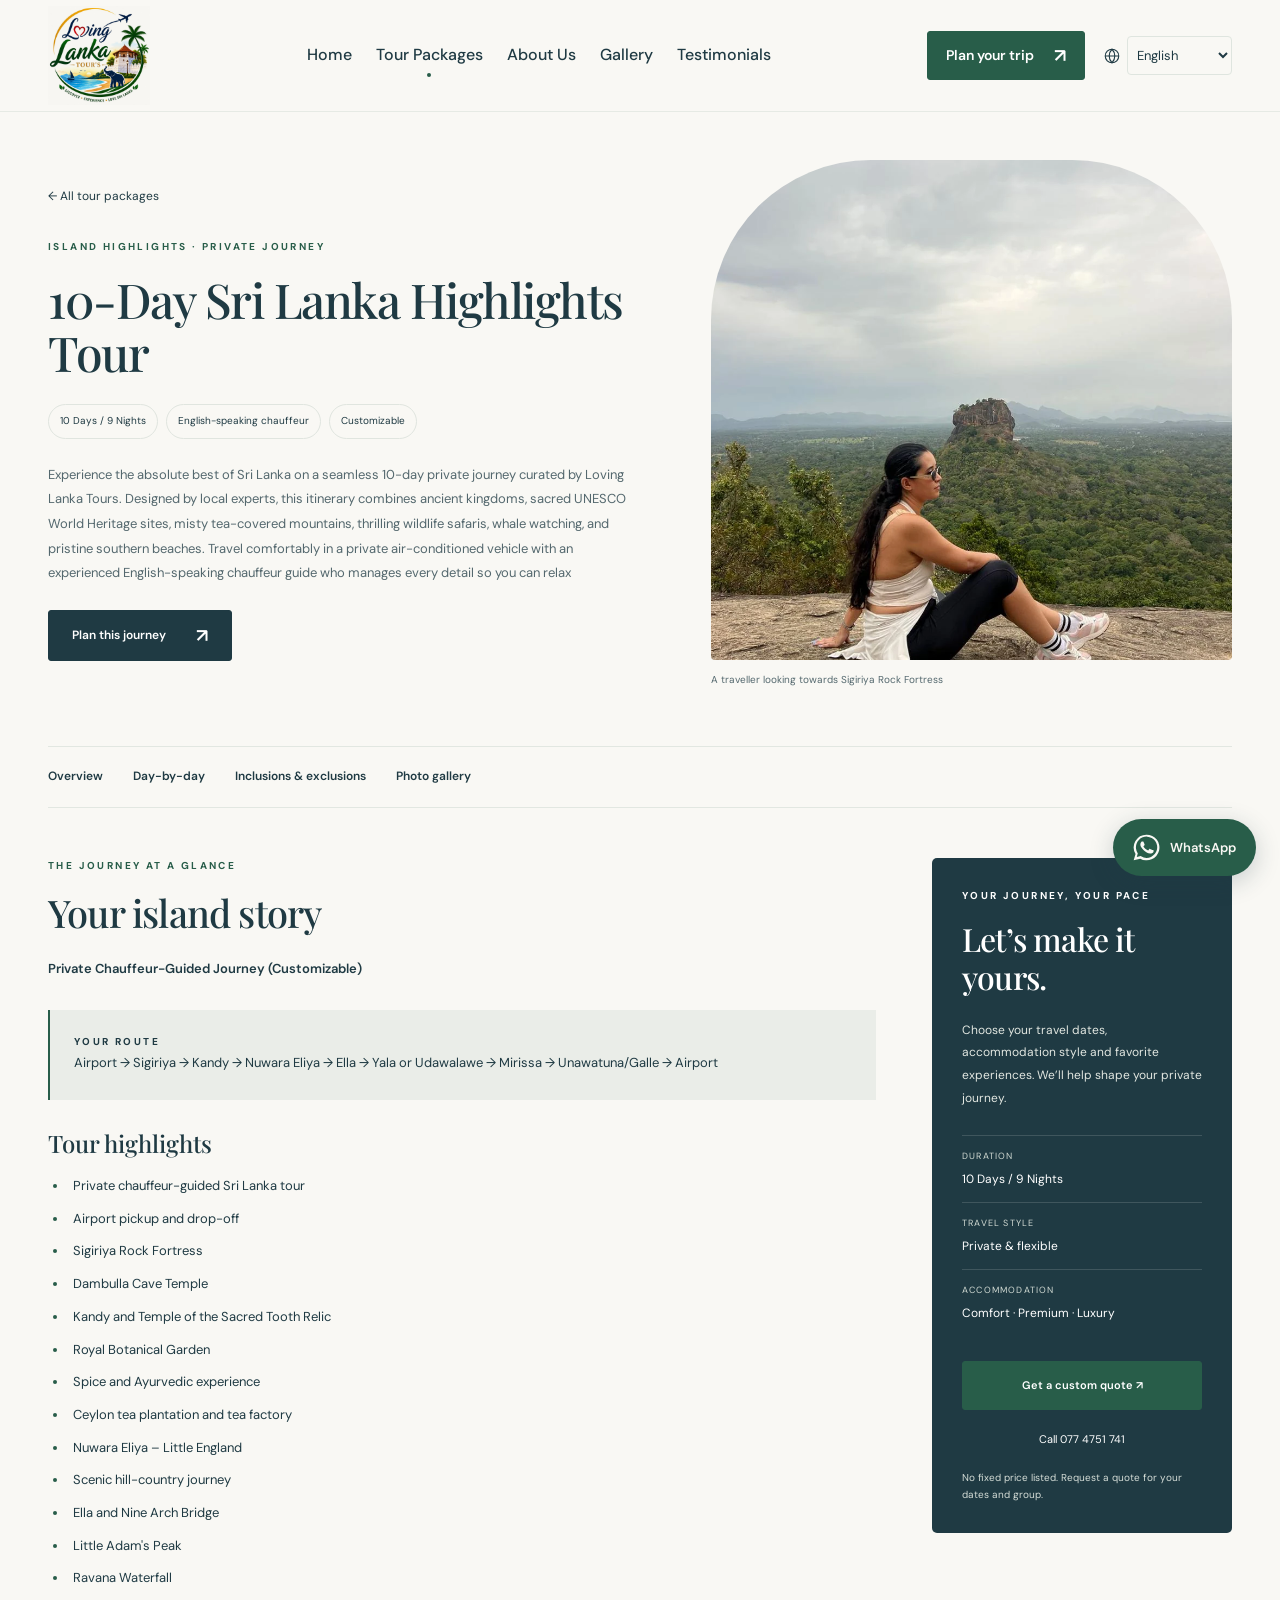
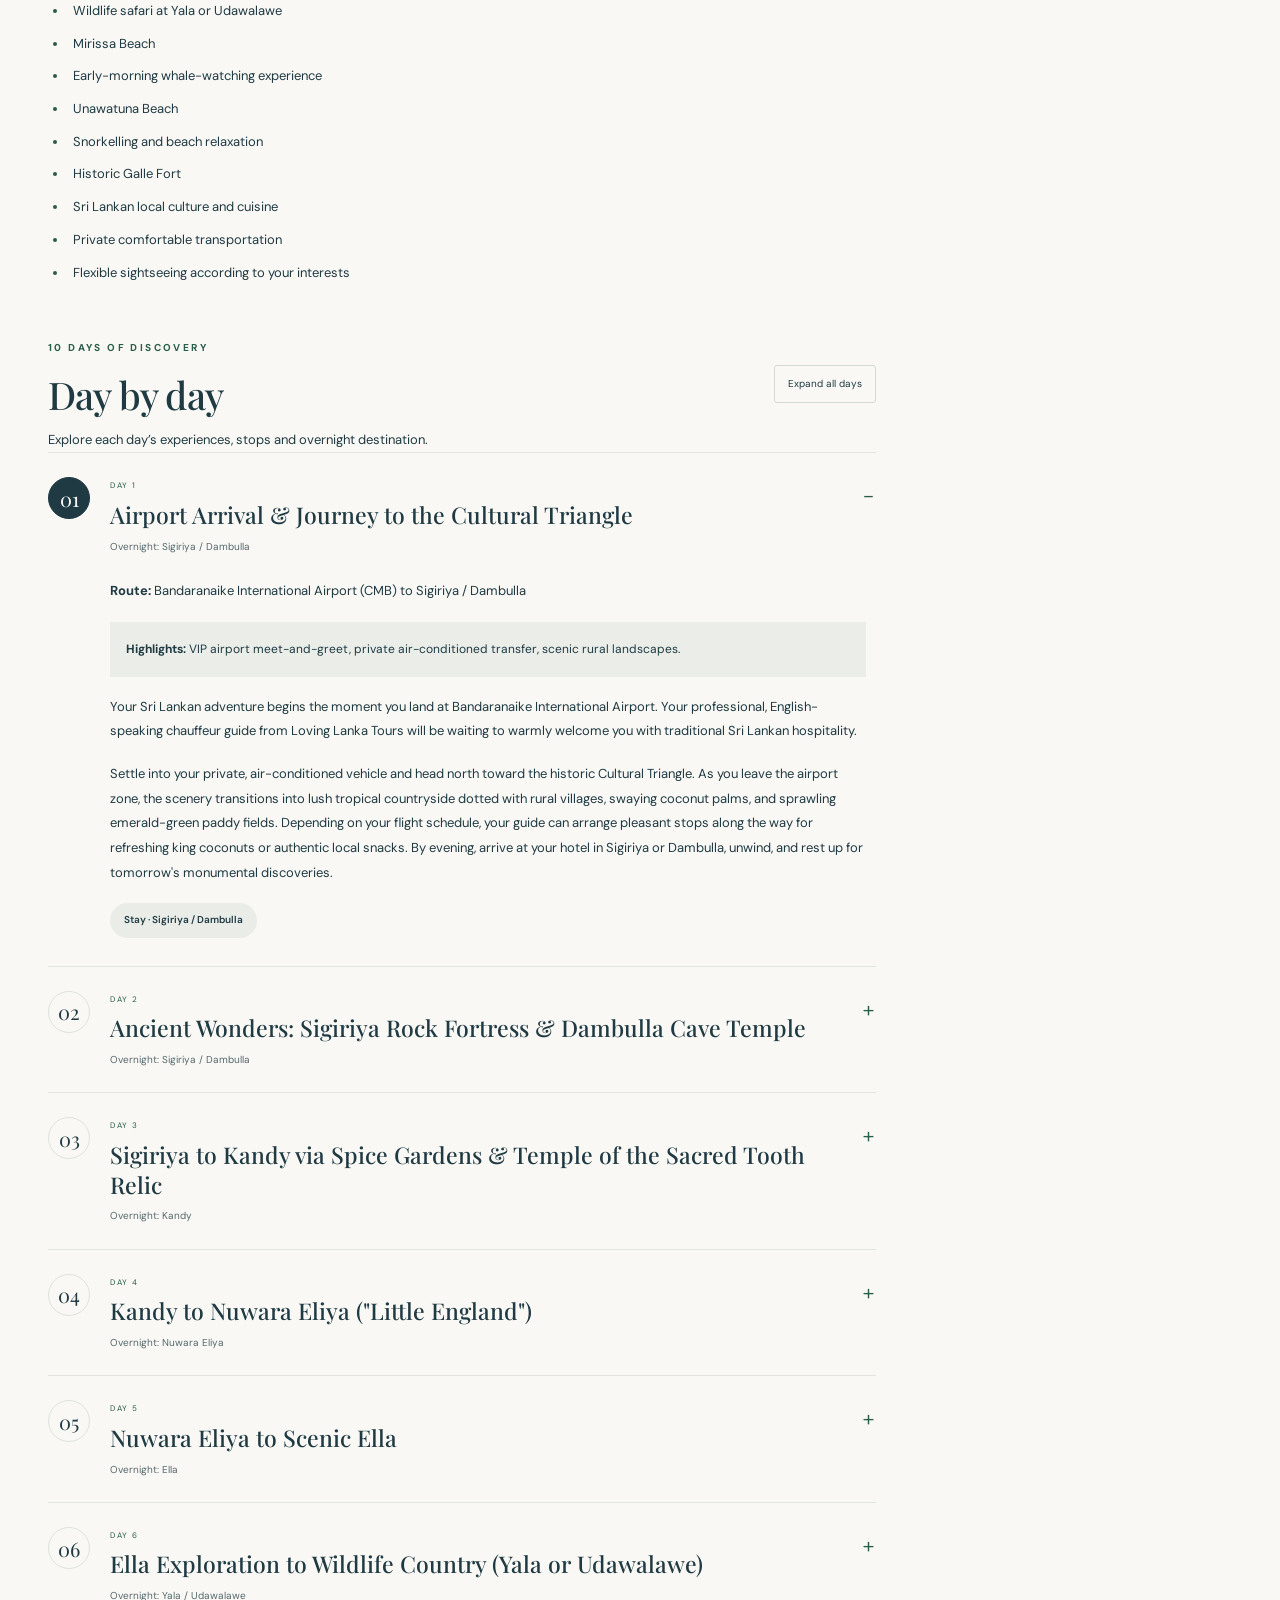
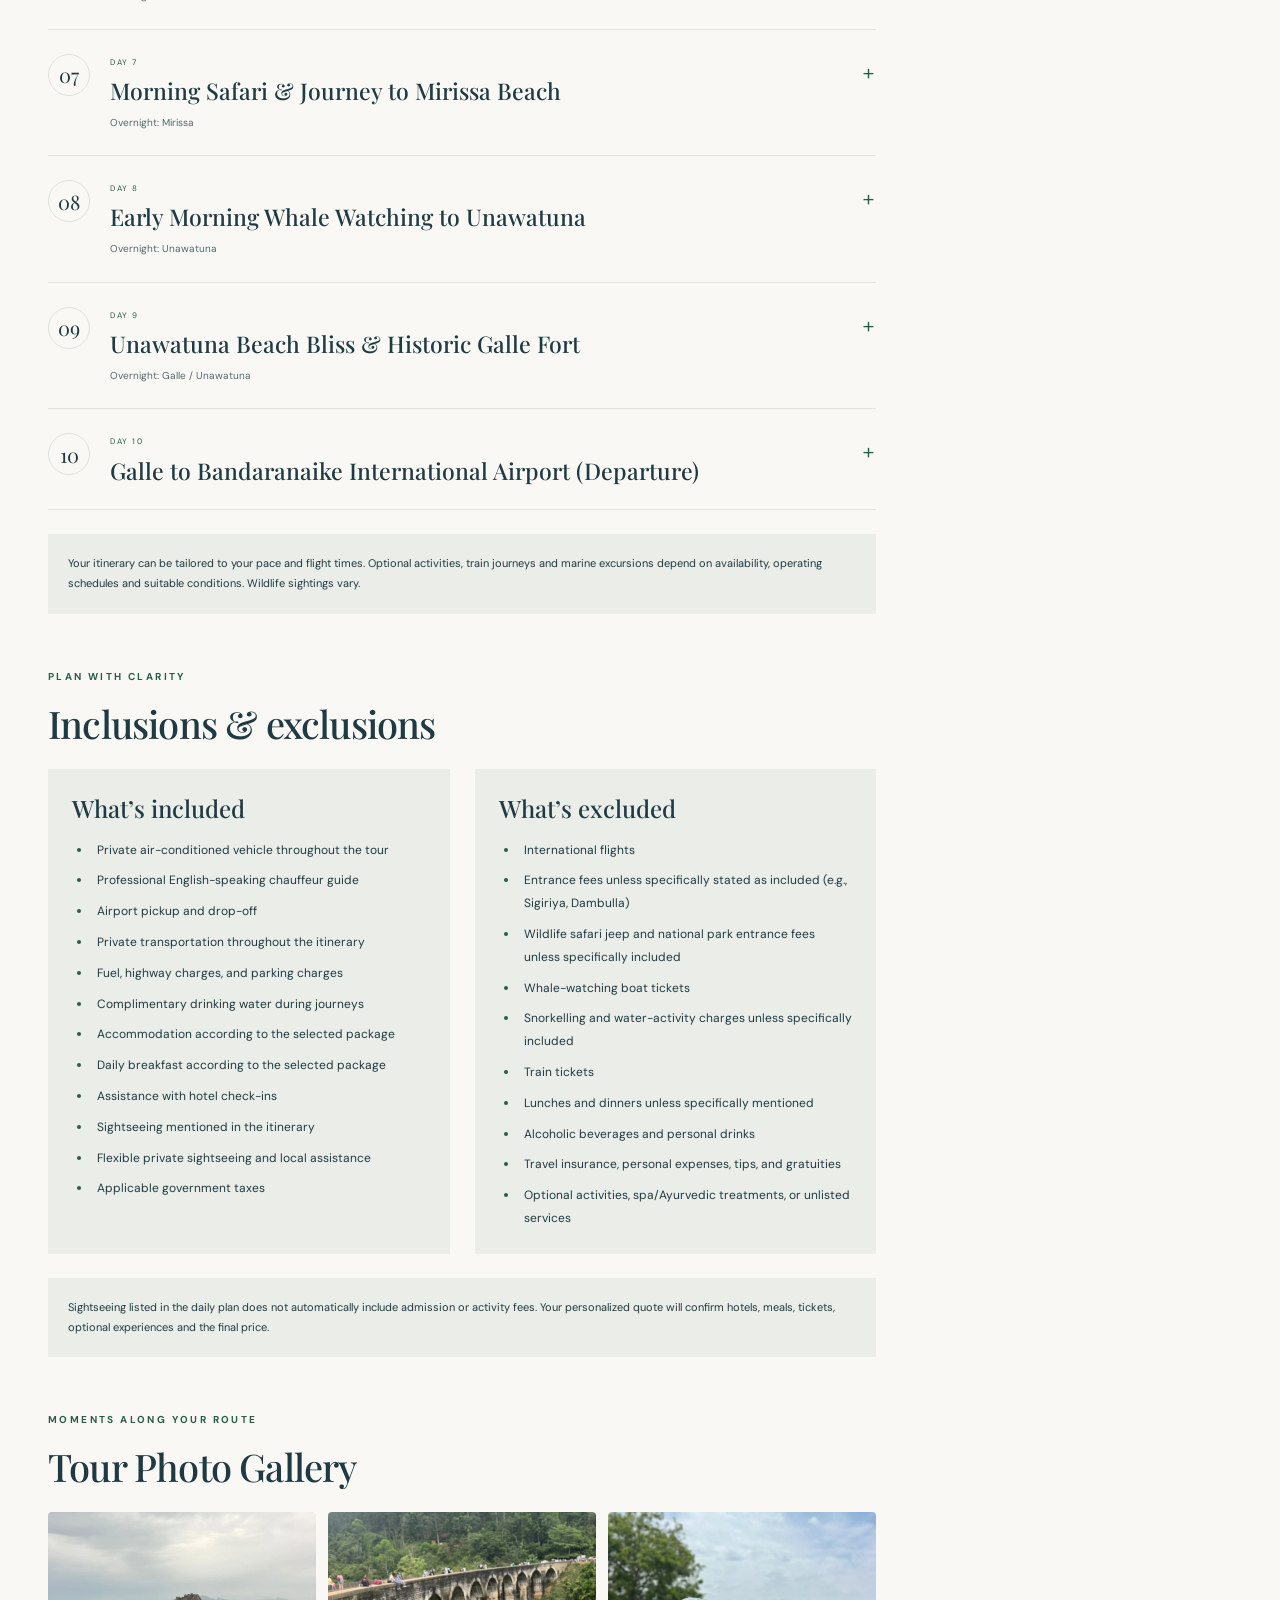
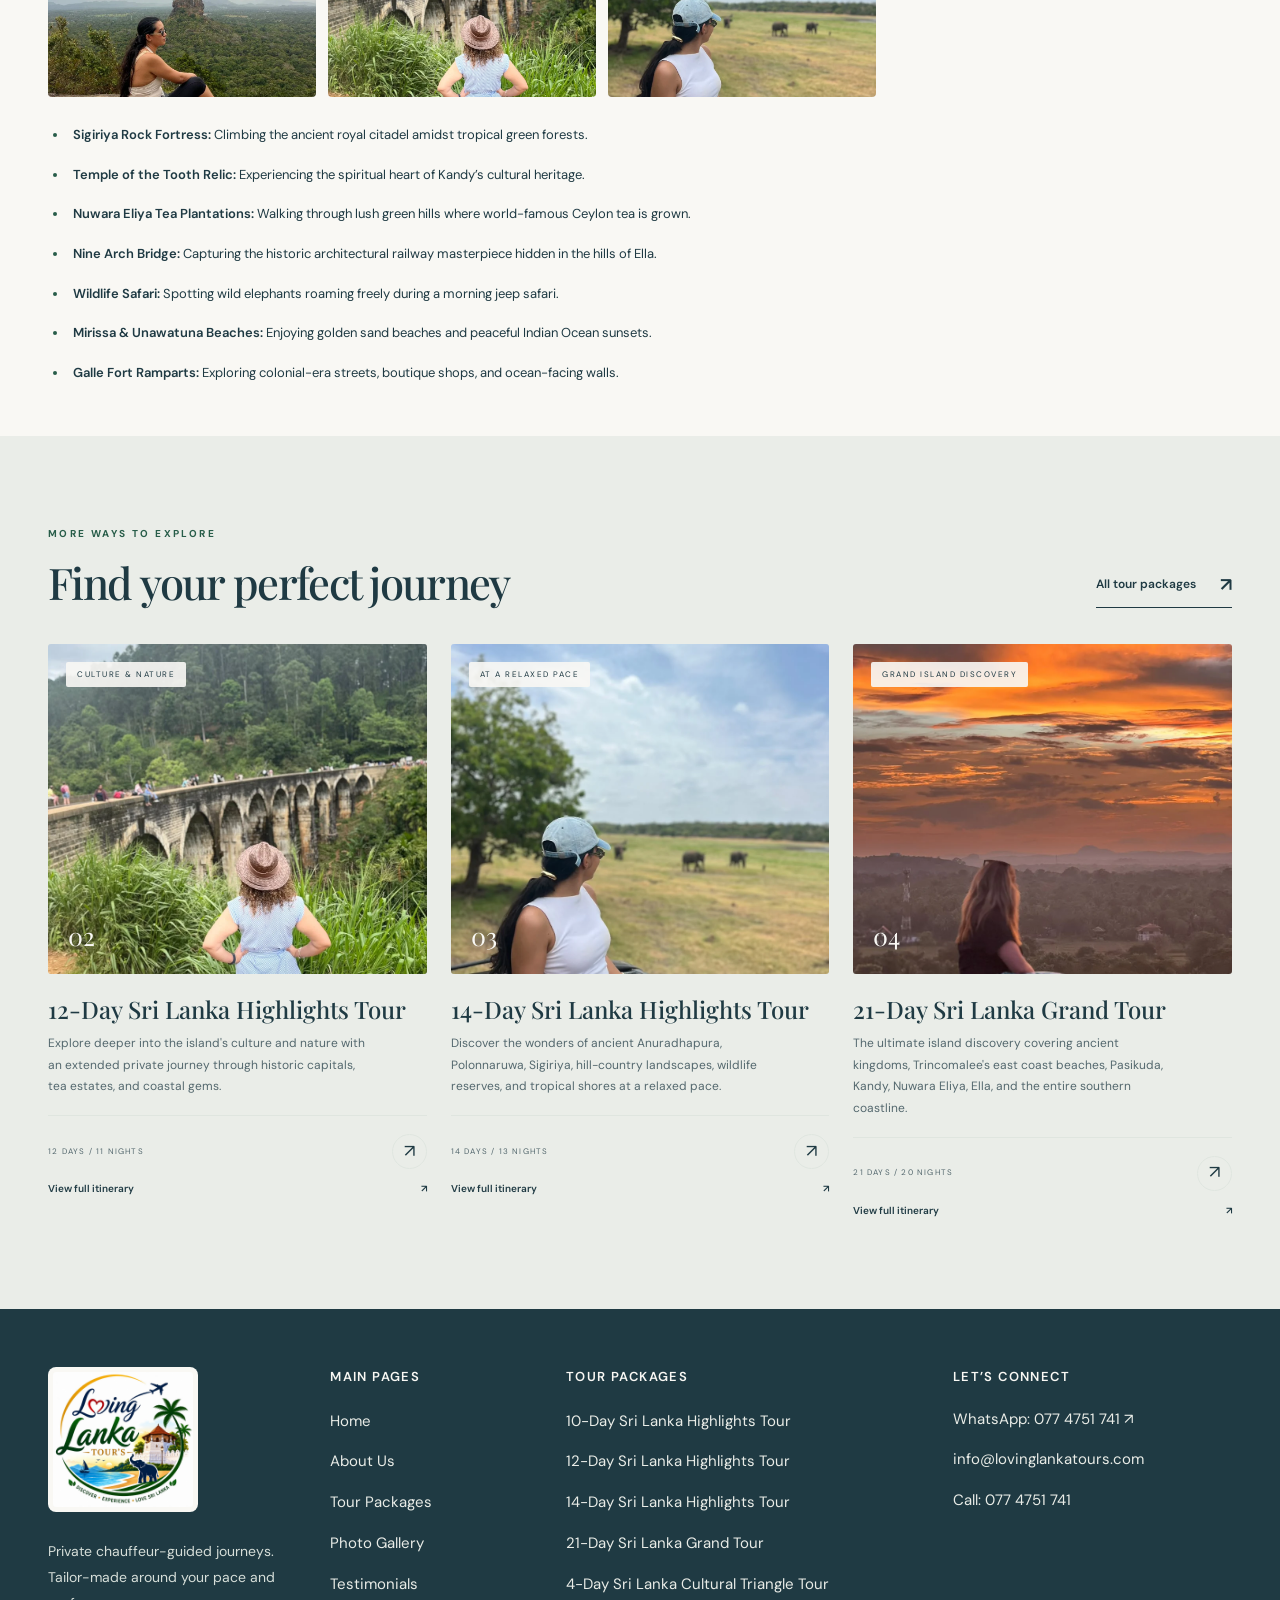
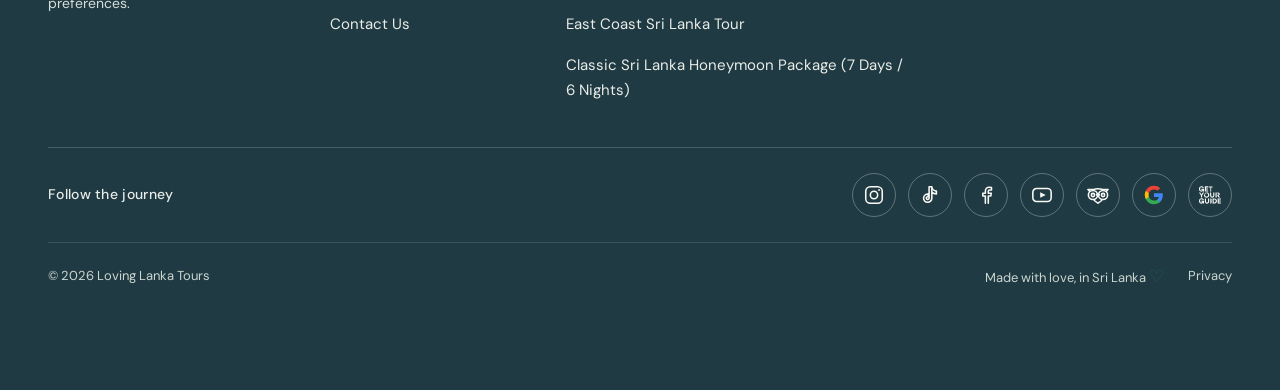
<file: tour-highlights-10.html>
<!doctype html>
<html lang="en">
<head>
<meta charset="UTF-8"><meta name="viewport" content="width=device-width,initial-scale=1">
<meta name="theme-color" content="#1f3a43"><meta name="description" content="10 Days / 9 Nights private Sri Lanka tour. Explore the full daily itinerary, route, inclusions and exclusions, then request your personalized quote.">
<title>10-Day Sri Lanka Highlights Tour | Loving Lanka Tours</title>
<meta property="og:type" content="website"><meta property="og:title" content="10-Day Sri Lanka Highlights Tour | Loving Lanka Tours"><meta property="og:description" content="10 Days / 9 Nights private Sri Lanka tour. Explore the full daily itinerary, route, inclusions and exclusions, then request your personalized quote."><meta property="og:image" content="assets/sigiriya.jpg">
<link rel="icon" href="assets/loving-lanka-logo.svg" type="image/svg+xml">
<link rel="stylesheet" href="styles.css?v=20261111-yellow-stars">
<script src="content.js?v=20261111-english-review-card" defer></script>
<script src="tour-content.js?v=20261111-english-review-card" defer></script>
<script src="app.js?v=20261127-family-photo-google-gyg" defer></script>
<script src="motion.js?v=20261106-contact-reviews" defer></script>
<script src="language.js?v=20261111-english-review-card" defer></script>
<script src="whatsapp-chat.js?v=20261030-chat" defer></script>
</head>
<body data-page="tourDetail" data-tour="highlights-10">
<a class="skip-link" href="#main">Skip to content</a>
<header class="header">
<a class="brand" href="index.html" aria-label="Loving Lanka Tours home"><img class="brand-logo" src="assets/loving-lanka-logo.svg" alt="Loving Lanka Tours — Discover, Experience, Love Sri Lanka" width="102" height="99"></a>
<nav class="desktop-nav" aria-label="Main navigation"><a href="index.html" data-nav="home">Home</a><a href="tours.html" data-nav="tours">Tour Packages</a><a href="about.html" data-nav="about">About Us</a><a href="gallery.html" data-nav="gallery">Gallery</a><a href="reviews.html" data-nav="reviews">Testimonials</a></nav>
<a class="button button-small header-cta" href="contact.html">Plan your trip <span aria-hidden="true">↗</span></a>
<div class="language-picker notranslate" translate="no"><label class="language-label" for="site-language"><svg viewBox="0 0 24 24" fill="none" aria-hidden="true"><circle cx="12" cy="12" r="9" stroke="currentColor" stroke-width="1.5"/><path d="M3 12h18M12 3c5 5 5 13 0 18-5-5-5-13 0-18Z" stroke="currentColor" stroke-width="1.5"/></svg><span class="sr-only">Website language</span></label><select id="site-language" aria-label="Website language" title="Choose a language to translate this page with Google Translate" data-source-page="tour-highlights-10.html"><option value="en" lang="en">English</option><option value="de" lang="de">Deutsch</option><option value="fr" lang="fr">Français</option></select></div>
<button class="menu-toggle" aria-label="Open navigation" aria-expanded="false" aria-controls="mobile-nav"><span></span><span></span></button>
<nav id="mobile-nav" class="mobile-nav" aria-label="Mobile navigation" hidden><a href="index.html">Home</a><a href="tours.html">Tour Packages</a><a href="about.html">About Us</a><a href="gallery.html">Gallery</a><a href="reviews.html">Testimonials</a><a href="contact.html">Plan your trip ↗</a></nav>
</header>
<main id="main"><section class="tour-hero wrap"><div class="tour-hero-copy"><a class="tour-back" href="tours.html">← All tour packages</a><span class="eyebrow pink">Island highlights · PRIVATE JOURNEY</span><h1>10-Day Sri Lanka Highlights Tour</h1><div class="tour-pills"><span>10 Days / 9 Nights</span><span>English-speaking chauffeur</span><span>Customizable</span></div><p>Experience the absolute best of Sri Lanka on a seamless 10-day private journey curated by Loving Lanka Tours. Designed by local experts, this itinerary combines ancient kingdoms, sacred UNESCO World Heritage sites, misty tea-covered mountains, thrilling wildlife safaris, whale watching, and pristine southern beaches. Travel comfortably in a private air-conditioned vehicle with an experienced English-speaking chauffeur guide who manages every detail so you can relax</p><a class="button button-green" href="contact.html?journey=highlights-10">Plan this journey <span aria-hidden="true">↗</span></a></div><figure class="tour-hero-photo"><img src="assets/lanka-guest-01.webp" alt="A traveller looking towards Sigiriya Rock Fortress" fetchpriority="high"><figcaption>A traveller looking towards Sigiriya Rock Fortress</figcaption></figure></section>
 <nav class="tour-sections wrap" aria-label="Tour page sections"><a href="#overview">Overview</a><a href="#itinerary">Day-by-day</a><a href="#inclusions">Inclusions & exclusions</a><a href="#tour-gallery">Photo gallery</a></nav>
 <div class="wrap tour-layout"><div class="tour-reading"><section id="overview" class="tour-section"><span class="eyebrow pink">THE JOURNEY AT A GLANCE</span><h2>Your island story</h2><p class="tour-type">Private Chauffeur-Guided Journey (Customizable)</p><div class="tour-route"><span class="eyebrow">YOUR ROUTE</span><p>Airport → Sigiriya → Kandy → Nuwara Eliya → Ella → Yala or Udawalawe → Mirissa → Unawatuna/Galle → Airport</p></div><h3>Tour highlights</h3><ul class="tour-list"><li>Private chauffeur-guided Sri Lanka tour</li><li>Airport pickup and drop-off</li><li>Sigiriya Rock Fortress</li><li>Dambulla Cave Temple</li><li>Kandy and Temple of the Sacred Tooth Relic</li><li>Royal Botanical Garden</li><li>Spice and Ayurvedic experience</li><li>Ceylon tea plantation and tea factory</li><li>Nuwara Eliya – Little England</li><li>Scenic hill-country journey</li><li>Ella and Nine Arch Bridge</li><li>Little Adam&#39;s Peak</li><li>Ravana Waterfall</li><li>Wildlife safari at Yala or Udawalawe</li><li>Mirissa Beach</li><li>Early-morning whale-watching experience</li><li>Unawatuna Beach</li><li>Snorkelling and beach relaxation</li><li>Historic Galle Fort</li><li>Sri Lankan local culture and cuisine</li><li>Private comfortable transportation</li><li>Flexible sightseeing according to your interests</li></ul></section>
 <section id="itinerary" class="tour-section"><div class="itinerary-heading"><div><span class="eyebrow pink">10 DAYS OF DISCOVERY</span><h2>Day by day</h2></div><button type="button" class="itinerary-toggle" aria-controls="itinerary-days">Expand all days</button></div><p>Explore each day’s experiences, stops and overnight destination.</p><div id="itinerary-days" class="itinerary-days"><details class="itinerary-day" open><summary><span class="day-number">01</span><span><small>DAY 1</small><b>Airport Arrival &amp; Journey to the Cultural Triangle</b><em>Overnight: Sigiriya / Dambulla</em></span></summary><div class="day-story"><p class="day-route"><b>Route:</b> Bandaranaike International Airport (CMB) to Sigiriya / Dambulla</p><p class="day-highlights"><b>Highlights:</b> VIP airport meet-and-greet, private air-conditioned transfer, scenic rural landscapes.</p><p>Your Sri Lankan adventure begins the moment you land at Bandaranaike International Airport. Your professional, English-speaking chauffeur guide from Loving Lanka Tours will be waiting to warmly welcome you with traditional Sri Lankan hospitality.</p><p>Settle into your private, air-conditioned vehicle and head north toward the historic Cultural Triangle. As you leave the airport zone, the scenery transitions into lush tropical countryside dotted with rural villages, swaying coconut palms, and sprawling emerald-green paddy fields. Depending on your flight schedule, your guide can arrange pleasant stops along the way for refreshing king coconuts or authentic local snacks. By evening, arrive at your hotel in Sigiriya or Dambulla, unwind, and rest up for tomorrow&#39;s monumental discoveries.</p><span class="overnight">Stay · Sigiriya / Dambulla</span></div></details><details class="itinerary-day" ><summary><span class="day-number">02</span><span><small>DAY 2</small><b>Ancient Wonders: Sigiriya Rock Fortress &amp; Dambulla Cave Temple</b><em>Overnight: Sigiriya / Dambulla</em></span></summary><div class="day-story"><p class="day-highlights"><b>Highlights:</b> UNESCO World Heritage Sigiriya Rock Fortress, Lion’s Paw, ancient water gardens, Dambulla Cave Temple.</p><p>After a hearty breakfast, dive straight into the heart of Sri Lanka’s ancient history by visiting two monumental UNESCO World Heritage Sites.</p><p>First, head to the awe-inspiring Sigiriya Rock Fortress, a 5th-century sky palace built by King Kasyapa. Explore the symmetrical water gardens, boulder gardens, and ancient engineering marvels before beginning your ascent. Climb past the famous mirror wall and frescoes of heavenly maidens, reaching the iconic Lion’s Paw entrance before stepping onto the summit for panoramic views of the surrounding dry-zone jungles.</p><p>In the afternoon, proceed to the sacred Dambulla Cave Temple. Carved into a massive granite rock face towering over the plains, this 1st-century BCE complex consists of five pristine caves filled with more than 150 intricate Buddha statues and vibrant religious murals. It offers a profound look into the island&#39;s deep-rooted Buddhist heritage. Return to your hotel in the evening for a peaceful night.</p><span class="overnight">Stay · Sigiriya / Dambulla</span></div></details><details class="itinerary-day" ><summary><span class="day-number">03</span><span><small>DAY 3</small><b>Sigiriya to Kandy via Spice Gardens &amp; Temple of the Sacred Tooth Relic</b><em>Overnight: Kandy</em></span></summary><div class="day-story"><p class="day-highlights"><b>Highlights:</b> Matale spice and herbal gardens, scenic transition to the central hills, Kandy Lake, Temple of the Sacred Tooth Relic, Kandyan cultural dance.</p><p>Bid farewell to Sigiriya as your journey winds south toward the cooler central hills. The dry-zone landscape gradually transforms into a vibrant green blanket of vegetation. En route, stop at a traditional Spice and Herbal Garden in the Matale district. Discover how world-famous Ceylon spices—including cinnamon, cardamom, pepper, cloves, and nutmeg—are grown and utilized in authentic Sri Lankan cooking and traditional Ayurvedic wellness.</p><p>Continue climbing into Kandy, the historic hill capital of Sri Lanka and a vibrant cultural hub. In the late afternoon, visit the magnificent Temple of the Sacred Tooth Relic (Sri Dalada Maligawa), which houses the left canine tooth of Lord Buddha. Experience the evening pooja ceremony filled with traditional drummers and fragrant lotus flowers. Conclude your evening by taking in an energetic Kandyan Cultural Dance performance, showcasing traditional drumming, fire-walking, and colorful local costumes.</p><span class="overnight">Stay · Kandy</span></div></details><details class="itinerary-day" ><summary><span class="day-number">04</span><span><small>DAY 4</small><b>Kandy to Nuwara Eliya (&quot;Little England&quot;)</b><em>Overnight: Nuwara Eliya</em></span></summary><div class="day-story"><p class="day-highlights"><b>Highlights:</b> Royal Botanical Gardens Peradeniya, Ceylon tea plantations and factory tour, tea tasting, Ramboda Waterfalls, Nuwara Eliya colonial town.</p><p>Begin your morning with a peaceful stroll through the Royal Botanical Gardens in Peradeniya, spanning over 147 acres and featuring thousands of tropical plants, giant bamboo groves, and a striking orchid house.</p><p>Next, ascend deeper into the central highlands. The winding roads unfold jaw-dropping vistas of misty mountains draped in emerald tea carpets. Stop at a working Ceylon Tea Plantation and Factory to trace the journey of tea from leaf to cup, complete with a guided factory walkthrough and a fresh Ceylon tea tasting session.</p><p>Resume your drive, stopping to admire the cascading waters of Ramboda Falls plunging down the mountain cliff. By afternoon, arrive in Nuwara Eliya, affectionately known as &quot;Little England&quot; due to its crisp mountain climate, colonial-era brick post office, Tudor-style country houses, and manicured lawns.</p><span class="overnight">Stay · Nuwara Eliya</span></div></details><details class="itinerary-day" ><summary><span class="day-number">05</span><span><small>DAY 5</small><b>Nuwara Eliya to Scenic Ella</b><em>Overnight: Ella</em></span></summary><div class="day-story"><p class="day-highlights"><b>Highlights:</b> High-altitude mountain landscapes, dramatic valley views, optional scenic hill-country train ride, relaxed evening in Ella town.</p><p>Set off on one of the most breathtaking drives in South Asia, heading from Nuwara Eliya toward the bohemian mountain village of Ella. The road snakes past cascading waterfalls, deep gorges, and uninterrupted valleys of tea estates.</p><p>Special Option: For travelers who love classic rail travel, a scenic train journey through the hill country can be arranged (subject to ticket availability and railway operations), allowing you to enjoy the views as you cross dramatic viaducts and mist-shrouded peaks.</p><p>Arrive in Ella and check into your mountain-view accommodation. Spend a relaxed evening strolling through the vibrant, laid-back Ella town, sipping local coffee at a cozy café, or simply resting while listening to the sounds of nature.</p><span class="overnight">Stay · Ella</span></div></details><details class="itinerary-day" ><summary><span class="day-number">06</span><span><small>DAY 6</small><b>Ella Exploration to Wildlife Country (Yala or Udawalawe)</b><em>Overnight: Yala / Udawalawe</em></span></summary><div class="day-story"><p class="day-highlights"><b>Highlights:</b> Nine Arch Bridge, Little Adam&#39;s Peak hike, Ravana Waterfalls, afternoon transfer for a wildlife safari.</p><p>Rise early to catch the magic of Ella&#39;s iconic landmarks. Visit the architectural marvel of the Nine Arch Bridge, a colonial-era brick-and-stone railway bridge nestled deep in dense jungle and tea fields. Time it right to watch a colorful blue train rumble across the arches. Next, embark on an easy, rewarding hike up Little Adam’s Peak for panoramic views across the sweeping Ella Gap. After catching a glimpse of the roaring Ravana Waterfall, journey south toward Sri Lanka&#39;s premier wildlife territory.</p><p>Choose between Udawalawe National Park (renowned for high concentrations of wild Asian elephants) or Yala National Park (famous for leopards, elephants, sloth bears, and rich birdlife). Arrive at your jungle lodge, check in, and rest up in anticipation of tomorrow&#39;s dawn safari.</p><span class="overnight">Stay · Yala / Udawalawe</span></div></details><details class="itinerary-day" ><summary><span class="day-number">07</span><span><small>DAY 7</small><b>Morning Safari &amp; Journey to Mirissa Beach</b><em>Overnight: Mirissa</em></span></summary><div class="day-story"><p class="day-highlights"><b>Highlights:</b> Dawn Jeep Safari in Yala or Udawalawe National Park, scenic drive to the southern coast, golden hour at Mirissa Beach.</p><p>Awaken before dawn for an exhilarating morning wildlife safari in a 4x4 Jeep. The early hours offer optimal lighting and peak animal activity. Keep your cameras ready to spot roaming herds of wild elephants, majestic water buffalo, spotted deer, crocodiles, troop-leading monkeys, and an array of colorful exotic birds.</p><p>Following the safari, enjoy a hearty breakfast back at the hotel before heading south toward the tropical coastline. Watch the dry lowlands shift into coastal roads lined with coconut palms and golden beaches. Arrive in Mirissa, check into your seaside hotel, and spend the evening unwinding with a barefoot walk on the sand as the sun sets over the Indian Ocean.</p><span class="overnight">Stay · Mirissa</span></div></details><details class="itinerary-day" ><summary><span class="day-number">08</span><span><small>DAY 8</small><b>Early Morning Whale Watching to Unawatuna</b><em>Overnight: Unawatuna</em></span></summary><div class="day-story"><p class="day-highlights"><b>Highlights:</b> Indian Ocean whale and dolphin watching excursion, coastal transit, relaxing evening in Unawatuna.</p><p>Embark on an unforgettable early-morning whale-watching excursion off the coast of Mirissa. The southern waters of Sri Lanka are globally recognized as one of the best locations to spot majestic Blue Whales, Sperm Whales, playful pods of dolphins, and marine turtles swimming in their natural habitat.</p><p>After returning to shore for breakfast and a brief rest, continue your coastal journey westward toward Unawatuna. Unawatuna is celebrated for its horseshoe-shaped palm-fringed bay and crystal-clear turquoise waters. Spend the evening relaxing on the soft sand or enjoying a fresh seafood dinner by the waves.</p><span class="overnight">Stay · Unawatuna</span></div></details><details class="itinerary-day" ><summary><span class="day-number">09</span><span><small>DAY 9</small><b>Unawatuna Beach Bliss &amp; Historic Galle Fort</b><em>Overnight: Galle / Unawatuna</em></span></summary><div class="day-story"><p class="day-highlights"><b>Highlights:</b> Morning beach leisure, optional snorkeling, afternoon exploration of UNESCO Galle Fort, atmospheric sunset rampart walk, farewell dinner.</p><p>Savor a slow, relaxing morning on Unawatuna Beach. Take a refreshing swim or choose an optional snorkeling experience in the vibrant coastal waters to view marine life. The morning schedule remains entirely flexible to match your mood—whether you prefer lounging under a palm tree or exploring hidden local coves like Jungle Beach.</p><p>In the late afternoon, travel a short distance to the historic Galle Fort, a UNESCO World Heritage site initially built by the Portuguese in the 16th century and fortified by the Dutch. Walk through cobblestone streets lined with colonial-era villas, chic boutique shops, art galleries, and hip cafés. Walk along the ancient stone ramparts to watch a breathtaking sunset over the Indian Ocean. Celebrate your final night in Sri Lanka with a special farewell dinner.</p><span class="overnight">Stay · Galle / Unawatuna</span></div></details><details class="itinerary-day" ><summary><span class="day-number">10</span><span><small>DAY 10</small><b>Galle to Bandaranaike International Airport (Departure)</b></span></summary><div class="day-story"><p class="day-highlights"><b>Highlights:</b> Leisurely breakfast, final coastal moments, private airport transfer.</p><p>Enjoy your final morning in tropical Sri Lanka at a relaxed pace. Relish a delicious breakfast at your hotel, take one last walk along the beach, or pick up a few final souvenirs.</p><p>Your professional Loving Lanka Tours chauffeur will meet you at the hotel lobby and provide a smooth, comfortable private transfer directly to Bandaranaike International Airport in time for your international departure flight. Leave the island with a camera full of memories and a heart full of authentic Sri Lankan experiences.</p><p>Airport drop-off included.</p></div></details></div><p class="tour-note">Your itinerary can be tailored to your pace and flight times. Optional activities, train journeys and marine excursions depend on availability, operating schedules and suitable conditions. Wildlife sightings vary.</p></section>
 <section id="inclusions" class="tour-section"><span class="eyebrow pink">PLAN WITH CLARITY</span><h2>Inclusions & exclusions</h2><div class="tour-costs"><article><h3>What’s included</h3><ul class="tour-list"><li>Private air-conditioned vehicle throughout the tour</li><li>Professional English-speaking chauffeur guide</li><li>Airport pickup and drop-off</li><li>Private transportation throughout the itinerary</li><li>Fuel, highway charges, and parking charges</li><li>Complimentary drinking water during journeys</li><li>Accommodation according to the selected package</li><li>Daily breakfast according to the selected package</li><li>Assistance with hotel check-ins</li><li>Sightseeing mentioned in the itinerary</li><li>Flexible private sightseeing and local assistance</li><li>Applicable government taxes</li></ul></article><article><h3>What’s excluded</h3><ul class="tour-list"><li>International flights</li><li>Entrance fees unless specifically stated as included (e.g., Sigiriya, Dambulla)</li><li>Wildlife safari jeep and national park entrance fees unless specifically included</li><li>Whale-watching boat tickets</li><li>Snorkelling and water-activity charges unless specifically included</li><li>Train tickets</li><li>Lunches and dinners unless specifically mentioned</li><li>Alcoholic beverages and personal drinks</li><li>Travel insurance, personal expenses, tips, and gratuities</li><li>Optional activities, spa/Ayurvedic treatments, or unlisted services</li></ul></article></div><p class="tour-note">Sightseeing listed in the daily plan does not automatically include admission or activity fees. Your personalized quote will confirm hotels, meals, tickets, optional experiences and the final price.</p></section>

 <section id="tour-gallery" class="tour-section" aria-labelledby="tour-gallery-title"><span class="eyebrow pink">MOMENTS ALONG YOUR ROUTE</span><h2 id="tour-gallery-title">Tour Photo Gallery</h2><div class="tour-gallery-photos"><img src="assets/lanka-guest-01.webp" alt="A traveller looking towards Sigiriya Rock Fortress" loading="lazy"><img src="assets/lanka-guest-31.webp" alt="A traveller beside Nine Arch Bridge in Ella" loading="lazy"><img src="assets/lanka-guest-25.webp" alt="Wild elephants viewed from a safari vehicle" loading="lazy"></div><ul class="tour-list tour-gallery-captions"><li><strong>Sigiriya Rock Fortress:</strong> Climbing the ancient royal citadel amidst tropical green forests.</li><li><strong>Temple of the Tooth Relic:</strong> Experiencing the spiritual heart of Kandy’s cultural heritage.</li><li><strong>Nuwara Eliya Tea Plantations:</strong> Walking through lush green hills where world-famous Ceylon tea is grown.</li><li><strong>Nine Arch Bridge:</strong> Capturing the historic architectural railway masterpiece hidden in the hills of Ella.</li><li><strong>Wildlife Safari:</strong> Spotting wild elephants roaming freely during a morning jeep safari.</li><li><strong>Mirissa &amp; Unawatuna Beaches:</strong> Enjoying golden sand beaches and peaceful Indian Ocean sunsets.</li><li><strong>Galle Fort Ramparts:</strong> Exploring colonial-era streets, boutique shops, and ocean-facing walls.</li></ul></section></div>
 <aside class="tour-planning"><div class="tour-quote-card"><span class="eyebrow">YOUR JOURNEY, YOUR PACE</span><h2>Let’s make it yours.</h2><p>Choose your travel dates, accommodation style and favorite experiences. We’ll help shape your private journey.</p><dl><div><dt>Duration</dt><dd>10 Days / 9 Nights</dd></div><div><dt>Travel style</dt><dd>Private & flexible</dd></div><div><dt>Accommodation</dt><dd>Comfort · Premium · Luxury</dd></div></dl><a class="button" href="contact.html?journey=highlights-10">Get a custom quote ↗</a><a class="tour-quote-contact" href="tel:+94774751741">Call 077 4751 741</a><small>No fixed price listed. Request a quote for your dates and group.</small></div></aside></div>
 <section class="section tour-more"><div class="wrap"><div class="section-head"><div><span class="eyebrow pink">MORE WAYS TO EXPLORE</span><h2>Find your perfect journey</h2></div><a class="text-link" href="tours.html">All tour packages <span aria-hidden="true">↗</span></a></div><div class="journey-grid"><article class="journey-card"><a class="journey-card-link" href="tour-highlights-12.html" aria-label="View 12-Day Sri Lanka Highlights Tour itinerary"><div class="journey-photo"><img src="assets/lanka-guest-31.webp" alt="A traveller beside Ella’s Nine Arch Bridge" loading="lazy"><span class="journey-tag">Culture &amp; nature</span><span class="journey-num">02</span></div><h3>12-Day Sri Lanka Highlights Tour</h3><p>Explore deeper into the island&#39;s culture and nature with an extended private journey through historic capitals, tea estates, and coastal gems.</p><div class="journey-bottom"><span class="journey-meta">12 Days / 11 Nights</span><span class="circle-button" aria-hidden="true">↗</span></div><span class="tour-request-link">View full itinerary <span aria-hidden="true">↗</span></span></a></article><article class="journey-card"><a class="journey-card-link" href="tour-highlights-14.html" aria-label="View 14-Day Sri Lanka Highlights Tour itinerary"><div class="journey-photo"><img src="assets/lanka-guest-25.webp" alt="A traveller watching wild elephants from a safari vehicle" loading="lazy"><span class="journey-tag">At a relaxed pace</span><span class="journey-num">03</span></div><h3>14-Day Sri Lanka Highlights Tour</h3><p>Discover the wonders of ancient Anuradhapura, Polonnaruwa, Sigiriya, hill-country landscapes, wildlife reserves, and tropical shores at a relaxed pace.</p><div class="journey-bottom"><span class="journey-meta">14 Days / 13 Nights</span><span class="circle-button" aria-hidden="true">↗</span></div><span class="tour-request-link">View full itinerary <span aria-hidden="true">↗</span></span></a></article><article class="journey-card"><a class="journey-card-link" href="tour-grand-21.html" aria-label="View 21-Day Sri Lanka Grand Tour itinerary"><div class="journey-photo"><img src="assets/lanka-guest-29.webp" alt="A colourful sunset above Sri Lanka’s tropical forest" loading="lazy"><span class="journey-tag">Grand island discovery</span><span class="journey-num">04</span></div><h3>21-Day Sri Lanka Grand Tour</h3><p>The ultimate island discovery covering ancient kingdoms, Trincomalee&#39;s east coast beaches, Pasikuda, Kandy, Nuwara Eliya, Ella, and the entire southern coastline.</p><div class="journey-bottom"><span class="journey-meta">21 Days / 20 Nights</span><span class="circle-button" aria-hidden="true">↗</span></div><span class="tour-request-link">View full itinerary <span aria-hidden="true">↗</span></span></a></article></div></div></section></main>
<footer class="footer"><div class="footer-top wrap"><div><a class="brand footer-brand" href="index.html"><img class="brand-logo" src="assets/loving-lanka-logo.svg" alt="Loving Lanka Tours — Discover, Experience, Love Sri Lanka" width="102" height="99"></a><p>Private chauffeur-guided journeys.<br>Tailor-made around your pace and preferences.</p></div><div class="footer-pages"><h2 class="footer-heading">Main Pages</h2><nav aria-label="Footer main pages"><a href="index.html">Home</a><a href="about.html">About Us</a><a href="tours.html">Tour Packages</a><a href="gallery.html">Photo Gallery</a><a href="reviews.html">Testimonials</a><a href="contact.html">Contact Us</a></nav></div><div class="footer-tours"><h2 class="footer-heading">Tour Packages</h2><nav aria-label="Footer tour packages"><a href="tour-highlights-10.html">10-Day Sri Lanka Highlights Tour</a><a href="tour-highlights-12.html">12-Day Sri Lanka Highlights Tour</a><a href="tour-highlights-14.html">14-Day Sri Lanka Highlights Tour</a><a href="tour-grand-21.html">21-Day Sri Lanka Grand Tour</a><a href="tour-culture-4.html">4-Day Sri Lanka Cultural Triangle Tour</a><a href="tour-east-coast.html">East Coast Sri Lanka Tour</a><a href="tour-honeymoon-7.html">Classic Sri Lanka Honeymoon Package (7 Days / 6 Nights)</a></nav></div><div><span class="eyebrow">LET’S CONNECT</span><a href="https://wa.me/94774751741" target="_blank" rel="noopener">WhatsApp: 077 4751 741 ↗</a><a href="mailto:info@lovinglankatours.com">info@lovinglankatours.com</a><a href="tel:+94774751741">Call: 077 4751 741</a></div></div><div class="footer-social wrap"><span class="footer-social-label">Follow the journey</span><nav class="footer-social-icons" aria-label="Follow Loving Lanka Tours"><a href="https://www.instagram.com/lovinglanka_by_nadika/" target="_blank" rel="noopener noreferrer" aria-label="Loving Lanka Tours on Instagram (opens in a new tab)" title="Instagram"><svg viewBox="0 0 24 24" fill="none" stroke="currentColor" stroke-width="1.7" stroke-linecap="round" stroke-linejoin="round" aria-hidden="true"><rect x="3" y="3" width="18" height="18" rx="5"/><circle cx="12" cy="12" r="4"/><circle cx="17.5" cy="6.5" r="1" fill="currentColor" stroke="none"/></svg></a><a href="https://www.tiktok.com/@loving_lanka_tours" target="_blank" rel="noopener noreferrer" aria-label="Loving Lanka Tours on TikTok (opens in a new tab)" title="TikTok"><svg viewBox="0 0 24 24" fill="none" stroke="currentColor" stroke-width="1.7" stroke-linecap="round" stroke-linejoin="round" aria-hidden="true"><path d="M14 3v12.5a4.5 4.5 0 1 1-4-4.5v3a1.5 1.5 0 1 0 1 1.5V3h3c.4 2.7 2.1 4.5 5 4.8v3c-2-.1-3.6-.8-5-2"/></svg></a><a href="https://www.facebook.com/lovinglankabynadika/" target="_blank" rel="noopener noreferrer" aria-label="Loving Lanka Tours on Facebook (opens in a new tab)" title="Facebook"><svg viewBox="0 0 24 24" fill="none" stroke="currentColor" stroke-width="1.7" stroke-linecap="round" stroke-linejoin="round" aria-hidden="true"><path d="M14.5 21v-8h2.8l.5-3h-3.3V8c0-.9.3-1.5 1.6-1.5H18V3.8c-.7-.1-1.6-.2-2.5-.2-2.5 0-4.2 1.5-4.2 4.3V10H8.5v3h2.8v8"/></svg></a><a href="https://www.youtube.com/channel/UCVi81lHfutHq9T9eoYvtcVw" target="_blank" rel="noopener noreferrer" aria-label="Loving Lanka Tours on YouTube (opens in a new tab)" title="YouTube"><svg viewBox="0 0 24 24" fill="none" stroke="currentColor" stroke-width="1.7" stroke-linecap="round" stroke-linejoin="round" aria-hidden="true"><rect x="2" y="5" width="20" height="14" rx="4"/><path d="m10 9 6 3-6 3Z" fill="currentColor" stroke="none"/></svg></a><a href="https://www.tripadvisor.co.uk/attraction_review-g304138-d16664850-reviews-loving_lanka_tours-kandy_kandy_district_central_province.html" target="_blank" rel="noopener noreferrer" aria-label="Loving Lanka Tours on Tripadvisor (opens in a new tab)" title="Tripadvisor"><svg viewBox="0 0 24 24" fill="none" stroke="currentColor" stroke-width="1.7" stroke-linecap="round" stroke-linejoin="round" aria-hidden="true"><path d="m3 8-2-2h6a16 16 0 0 1 10 0h6l-2 2M10.5 11.5l1.5 2 1.5-2M8 18l4 3 4-3"/><circle cx="6.5" cy="12" r="5"/><circle cx="17.5" cy="12" r="5"/><circle cx="6.5" cy="12" r="1.8"/><circle cx="17.5" cy="12" r="1.8"/></svg></a><a href="https://share.google/X7iT61F7IpJR98NSJ" target="_blank" rel="noopener noreferrer" aria-label="Loving Lanka Tours on Google (opens in a new tab)" title="Google"><svg viewBox="0 0 24 24" aria-hidden="true"><path fill="#4285F4" d="M21.6 12.23c0-.72-.06-1.42-.18-2.1H12v3.97h5.38a4.6 4.6 0 0 1-2 3.02v2.47h3.23c1.9-1.75 2.99-4.34 2.99-7.36Z"/><path fill="#34A853" d="M12 22c2.7 0 4.96-.9 6.61-2.41l-3.23-2.47c-.9.6-2.04.96-3.38.96-2.6 0-4.8-1.76-5.59-4.12H3.07v2.55A9.99 9.99 0 0 0 12 22Z"/><path fill="#FBBC05" d="M6.41 13.96a6 6 0 0 1 0-3.92V7.49H3.07a10 10 0 0 0 0 9.02l3.34-2.55Z"/><path fill="#EA4335" d="M12 5.92c1.47 0 2.79.5 3.82 1.5l2.87-2.88C16.95 2.9 14.7 2 12 2a9.99 9.99 0 0 0-8.93 5.49l3.34 2.55C7.2 7.68 9.4 5.92 12 5.92Z"/></svg></a><a href="https://www.getyourguide.com/loving-lanka-tours-s771110/" target="_blank" rel="noopener noreferrer" aria-label="Loving Lanka Tours on GetYourGuide (opens in a new tab)" title="GetYourGuide"><svg viewBox="0 -26.5 256 256" fill="currentColor" aria-hidden="true"><g><path d="M58.7693166,91.1888424 C58.7693166,87.1185495 61.9112971,84.1193863 65.8387727,84.1193863 C69.7662483,84.1193863 72.9082287,87.1899582 72.9082287,91.1888424 C72.9082287,95.2591353 69.7662483,98.2582985 65.8387727,98.2582985 C61.9112971,98.2582985 58.7693166,95.1877266 58.7693166,91.1888424 Z M71.3372385,78.4781032 C71.3372385,82.5483961 74.479219,85.5475593 78.4066946,85.5475593 C82.3341702,85.5475593 85.4761506,82.4769874 85.4761506,78.4781032 C85.4761506,74.4078103 82.3341702,71.4086471 78.4066946,71.4086471 C74.479219,71.4086471 71.3372385,74.4078103 71.3372385,78.4781032 Z M88.5467225,69.8376569 L88.5467225,82.5483961 C98.4725244,82.5483961 106.256067,90.6175732 106.256067,101.186053 C106.256067,111.754533 98.4011158,119.82371 88.5467225,119.82371 C78.6209205,119.82371 70.837378,111.754533 70.837378,101.186053 L56.9841004,101.186053 C56.9841004,118.75258 70.9801953,132.534449 88.5467225,132.534449 C106.11325,132.534449 120.109344,118.75258 120.109344,101.186053 C120.109344,83.6195258 106.11325,69.8376569 88.5467225,69.8376569 Z M231.006974,189.018689 L231.006974,176.950628 L253.35788,176.950628 L253.35788,164.882566 L231.006974,164.882566 L231.006974,153.028731 L255.642957,153.028731 L255.642957,140.889261 L217.439331,140.889261 L217.439331,201.08675 L256,201.08675 L256,188.94728 L231.006974,188.94728 L231.006974,189.018689 Z M209.370153,171.02371 C209.370153,188.304603 196.159554,201.08675 177.521897,201.08675 L157.670293,201.08675 L157.670293,140.817852 L177.521897,140.817852 C196.159554,140.817852 209.370153,153.742817 209.370153,171.02371 Z M195.516876,171.02371 C195.516876,160.740865 188.661646,152.957322 178.593026,152.957322 L171.166527,152.957322 L171.166527,189.018689 L178.593026,189.018689 C188.661646,189.018689 195.516876,181.306555 195.516876,171.02371 Z M104.899303,177.950349 C104.899303,184.876987 99.972106,190.01841 93.1882845,190.01841 C86.404463,190.01841 81.4772664,184.876987 81.4772664,177.950349 L81.4772664,140.960669 L68.0524407,140.960669 L68.0524407,177.736123 C68.0524407,191.946444 78.6923291,202.372106 93.1882845,202.372106 C107.68424,202.372106 118.324128,191.875035 118.324128,177.736123 L118.324128,140.960669 L104.899303,140.960669 L104.899303,177.950349 L104.899303,177.950349 Z M26.7782427,179.164296 L40.1316597,179.164296 C38.9177127,185.376848 33.4192469,190.161227 26.8496513,190.161227 C19.4945607,190.161227 13.567643,184.23431 13.567643,175.593863 L13.567643,166.667782 C13.567643,158.170153 19.9230126,151.886192 28.8490934,151.886192 C35.7757322,151.886192 41.9882845,155.670851 43.9877266,161.169317 L56.4842399,156.813389 C53.0566248,146.244909 41.7740586,139.675314 28.8490934,139.675314 C12.4965132,139.675314 0.357043236,150.672245 0.357043236,166.667782 L0.357043236,175.593863 C0.428451883,190.946722 11.7824268,202.372106 25.7785216,202.372106 C34.4903766,202.372106 42.2025105,197.94477 46.7012552,191.08954 L46.7012552,201.158159 L58.5550907,201.158159 L58.5550907,167.667503 L26.7782427,167.667503 L26.7782427,179.164296 Z M178.664435,107.827057 L178.664435,71.0516039 L165.239609,71.0516039 L165.239609,108.041283 C165.239609,114.967922 160.312413,120.109344 153.528591,120.109344 C146.74477,120.109344 141.817573,114.967922 141.817573,108.041283 L141.817573,71.0516039 L128.392748,71.0516039 L128.392748,107.827057 C128.392748,122.037378 139.032636,132.46304 153.528591,132.46304 C168.024547,132.46304 178.664435,122.037378 178.664435,107.827057 Z M22.7079498,131.249093 L36.2041841,131.249093 L36.2041841,108.398326 L58.8407252,71.0516039 L43.5592748,71.0516039 L29.2775453,95.6875872 L15.2100418,71.0516039 L0,71.0516039 L22.6365411,108.541144 L22.6365411,131.249093 L22.7079498,131.249093 Z M158.312971,1.14253835 L112.611437,1.14253835 L112.611437,13.2820084 L158.312971,13.2820084 L158.312971,1.14253835 Z M106.827336,49.2005579 L81.762901,49.2005579 L81.762901,37.1324965 L104.113808,37.1324965 L104.113808,25.0644351 L81.762901,25.0644351 L81.762901,13.2105997 L106.398884,13.2105997 L106.398884,1.07112971 L68.195258,1.07112971 L68.195258,61.2686192 L106.755927,61.2686192 L106.755927,49.2005579 L106.827336,49.2005579 Z M25.7785216,62.6253835 C34.4903766,62.6253835 42.2025105,58.1980474 46.7012552,51.3428173 L46.7012552,61.4114365 L58.5550907,61.4114365 L58.5550907,27.920781 L26.7782427,27.920781 L26.7782427,39.4889819 L40.1316597,39.4889819 C38.9177127,45.7015342 33.4192469,50.4859135 26.8496513,50.4859135 C19.4945607,50.4859135 13.567643,44.5589958 13.567643,35.9185495 L13.567643,26.9924686 C13.567643,18.4948396 19.9230126,12.2108787 28.8490934,12.2108787 C35.7757322,12.2108787 41.9882845,15.995537 43.9877266,21.4940028 L56.4842399,17.1380753 C53.0566248,6.56959554 41.7740586,0 28.8490934,0 C12.4965132,0 0.357043236,10.9969317 0.357043236,26.9924686 L0.357043236,35.9185495 C0.428451883,51.2 11.7824268,62.6253835 25.7785216,62.6253835 Z M209.441562,116.039052 L202.443515,108.683961 L209.370153,101.186053 L202.372106,93.8309623 L209.298745,86.3330544 L202.300697,78.9779637 L210.012831,71.0516039 L196.016736,71.0516039 L188.44742,79.0493724 L195.445467,86.404463 L188.518828,93.902371 L195.516876,101.257462 L188.590237,108.75537 L195.588285,116.11046 L188.661646,123.608368 L196.088145,131.320502 L210.155649,131.320502 L202.586332,123.53696 L209.441562,116.039052 Z M143.817015,169.238494 C145.816457,167.453278 149.172664,164.454114 149.172664,158.88424 C149.172664,153.385774 145.816457,150.315202 143.817015,148.529986 C143.745607,148.458577 143.674198,148.387169 143.602789,148.31576 C142.603068,147.24463 142.460251,145.745049 142.388842,145.030962 L142.388842,140.817852 L128.821199,140.817852 L128.821199,146.459135 L128.821199,146.459135 C128.821199,146.530544 128.821199,146.601953 128.821199,146.673361 C128.821199,152.171827 132.177406,155.242399 134.176848,157.027615 C135.605021,158.312971 135.605021,158.384379 135.605021,158.88424 C135.605021,159.3841 135.605021,159.455509 134.176848,160.740865 C132.248815,162.454672 129.106834,165.311018 128.892608,170.452441 L128.892608,170.452441 C128.892608,170.523849 128.892608,170.666667 128.892608,170.738075 C128.892608,170.809484 128.892608,170.809484 128.892608,170.880893 C128.892608,170.952301 128.892608,170.952301 128.892608,171.02371 C128.892608,171.095119 128.892608,171.237936 128.892608,171.309344 L128.892608,171.309344 C129.106834,176.450767 132.320223,179.307113 134.176848,181.020921 C135.605021,182.306276 135.605021,182.377685 135.605021,182.877545 C135.605021,183.377406 135.605021,183.448815 134.176848,184.73417 C132.177406,186.519386 128.821199,189.51855 128.821199,195.088424 C128.821199,195.159833 128.821199,195.231241 128.821199,195.30265 L128.821199,195.30265 L128.821199,200.943933 L142.388842,200.943933 L142.388842,196.730823 C142.388842,196.016736 142.603068,194.517155 143.602789,193.446025 C143.674198,193.374616 143.745607,193.303208 143.817015,193.231799 C145.816457,191.446583 149.172664,188.44742 149.172664,182.877545 C149.172664,177.379079 145.816457,174.308508 143.817015,172.523291 C142.53166,171.380753 142.388842,171.166527 142.388842,170.809484 C142.460251,170.595258 142.603068,170.381032 143.817015,169.238494 Z M128.678382,61.3400279 L142.174616,61.3400279 L142.174616,50.1288703 L128.678382,50.1288703 L128.678382,61.3400279 Z M142.246025,34.1333333 L128.749791,34.1333333 L128.749791,45.3444909 L142.246025,45.3444909 L142.246025,34.1333333 Z M142.246025,18.0663877 L128.749791,18.0663877 L128.749791,29.2775453 L142.246025,29.2775453 L142.246025,18.0663877 Z M244.574616,131.249093 L228.150628,108.255509 C236.148396,105.756206 241.718271,98.758159 241.718271,90.1891213 C241.718271,79.335007 232.720781,71.0516039 221.366806,71.0516039 L213.440446,71.0516039 L213.440446,83.2624826 L220.866946,83.2624826 C224.794421,83.2624826 227.864993,86.404463 227.864993,90.5461646 C227.864993,94.6878661 224.794421,97.8298466 220.866946,97.8298466 L213.440446,97.8298466 L213.440446,109.398047 L228.150628,131.320502 L244.574616,131.320502 L244.574616,131.249093 Z"/></g></svg></a></nav></div><div class="footer-bottom wrap"><span>© 2026 Loving Lanka Tours</span><span>Made with love, in Sri Lanka <span class="pink">♡</span></span><a href="privacy.html">Privacy</a></div></footer>
<dialog id="journey-dialog" class="journey-dialog" aria-label="Journey details"><button class="dialog-close" aria-label="Close journey details">×</button><div id="journey-detail"></div></dialog>
<dialog id="lightbox" class="lightbox" aria-label="Travel photo viewer"><button class="dialog-close" aria-label="Close photo">×</button><button class="lightbox-prev" aria-label="Previous photo">←</button><figure><img id="lightbox-image" alt=""><figcaption id="lightbox-caption"></figcaption></figure><button class="lightbox-next" aria-label="Next photo">→</button></dialog>
<section class="whatsapp-panel" id="whatsapp-panel" role="dialog" aria-labelledby="whatsapp-panel-title" aria-describedby="whatsapp-panel-note" hidden><div class="whatsapp-panel-header"><div><span class="eyebrow">LOVING LANKA TOURS</span><h2 id="whatsapp-panel-title">Chat with Nadika</h2></div><button class="whatsapp-panel-close" type="button" aria-label="Close WhatsApp message window">×</button></div><div class="whatsapp-panel-body"><p class="whatsapp-greeting">Hello! Tell Nadika about your Sri Lanka trip or ask a question.</p><form id="whatsapp-message-form"><label for="whatsapp-message">Your message</label><textarea id="whatsapp-message" name="message" rows="4" maxlength="2000" placeholder="Hi Nadika, I’d like to plan a tour…" required></textarea><p id="whatsapp-panel-note">Click Send to open WhatsApp with your message ready. You can send it to Nadika there.</p><button class="button whatsapp-send" type="submit" disabled>Send <span aria-hidden="true">↗</span></button></form></div></section>
<button class="whatsapp-float" type="button" aria-label="Chat with Nadika on WhatsApp" aria-expanded="false" aria-controls="whatsapp-panel" aria-haspopup="dialog"><svg viewBox="0 0 32 32" fill="currentColor" aria-hidden="true"><path d="M16 .8A15.1 15.1 0 0 0 3 23.6L.8 31.2l7.8-2A15.2 15.2 0 1 0 16 .8Zm0 27.5a12.5 12.5 0 0 1-6.4-1.8l-.5-.3-4.6 1.2 1.2-4.5-.3-.5a12.6 12.6 0 1 1 10.6 5.9Zm6.9-9.4c-.4-.2-2.3-1.1-2.6-1.2-.4-.1-.6-.2-.9.2l-1.2 1.4c-.2.2-.4.3-.8.1-1.1-.5-2.1-1.1-2.9-1.8a11 11 0 0 1-2-2.5c-.2-.4 0-.6.2-.8l.6-.7.4-.7c.1-.2 0-.5 0-.7l-1.2-2.8c-.3-.7-.6-.6-.8-.6h-.7c-.3 0-.7.1-1 .5a4.2 4.2 0 0 0-1.3 3.1c0 1.9 1.4 3.6 1.6 3.9.2.2 2.7 4.1 6.5 5.8.9.4 1.6.6 2.2.8 1 .3 1.9.2 2.6.1.8-.1 2.3-.9 2.6-1.8.3-.9.3-1.7.2-1.8-.1-.2-.3-.3-.7-.5Z"/></svg><span>WhatsApp</span></button>
</body></html>
</file>
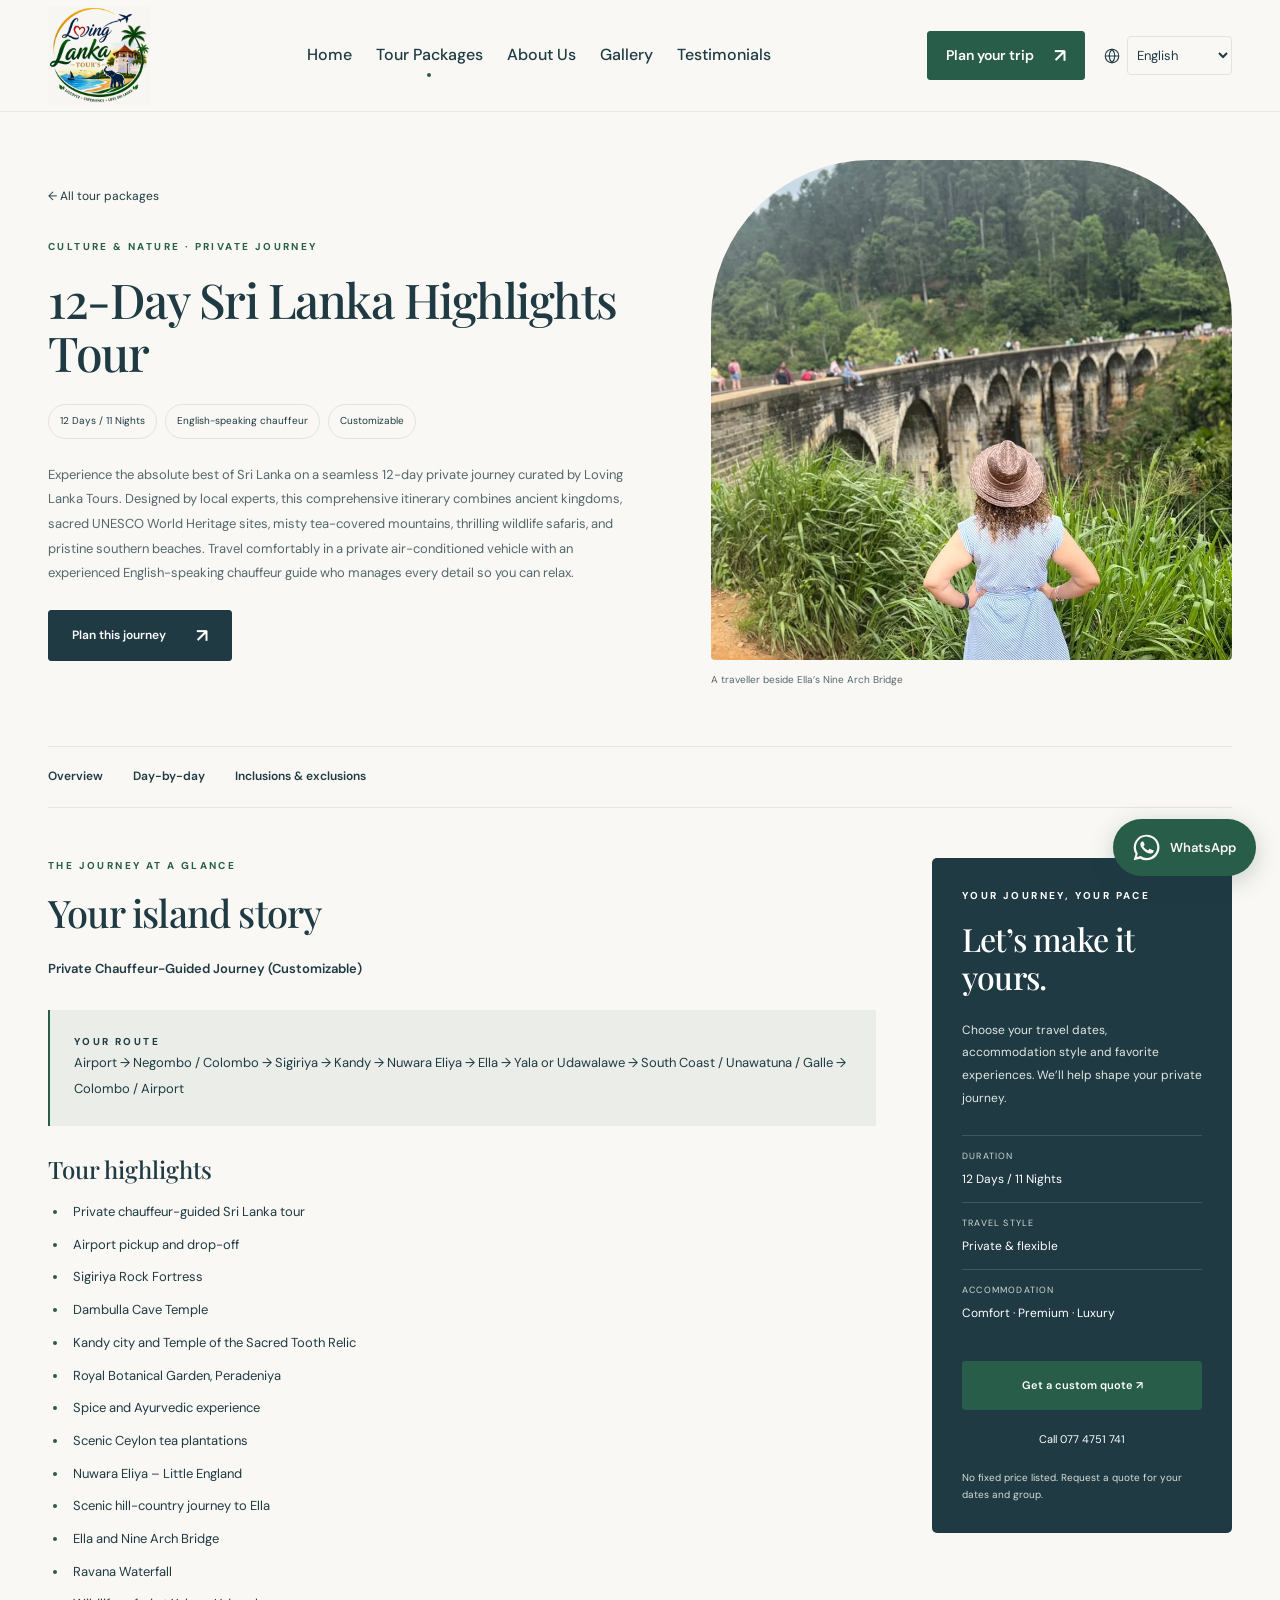
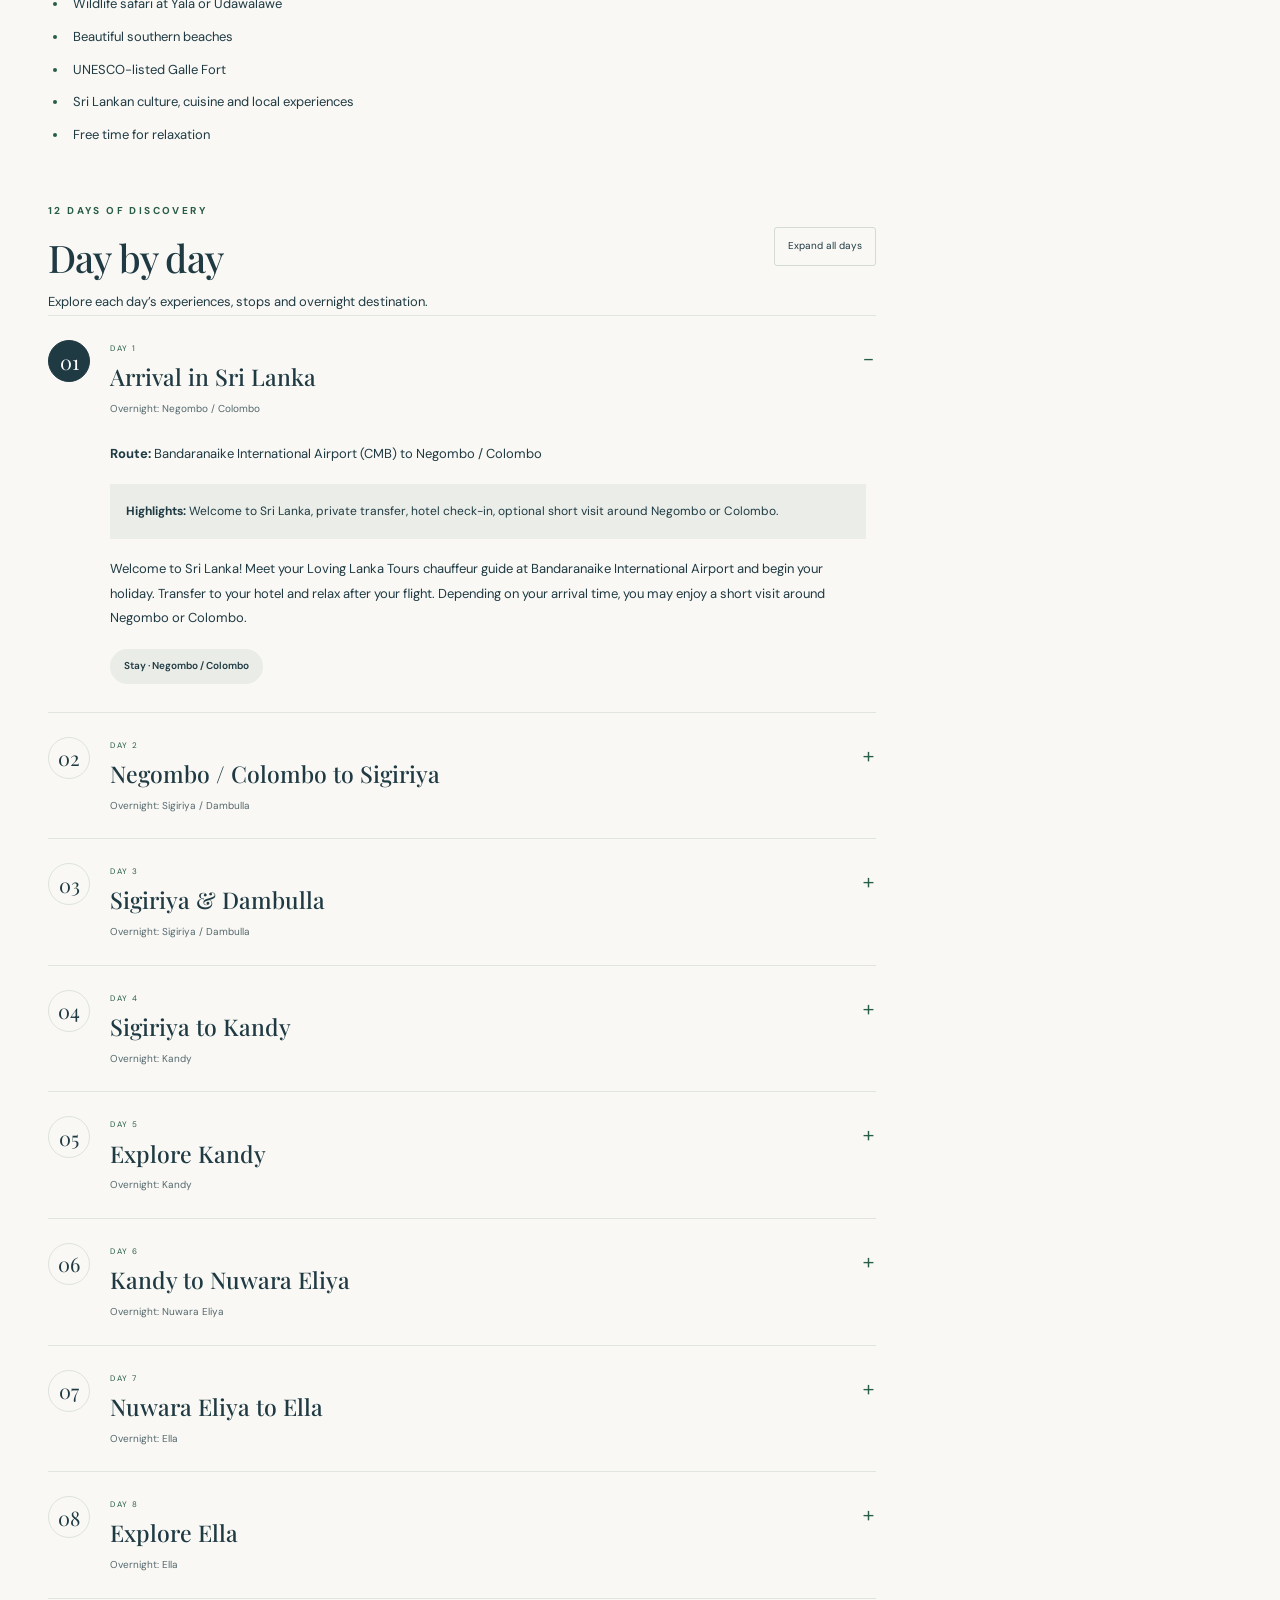
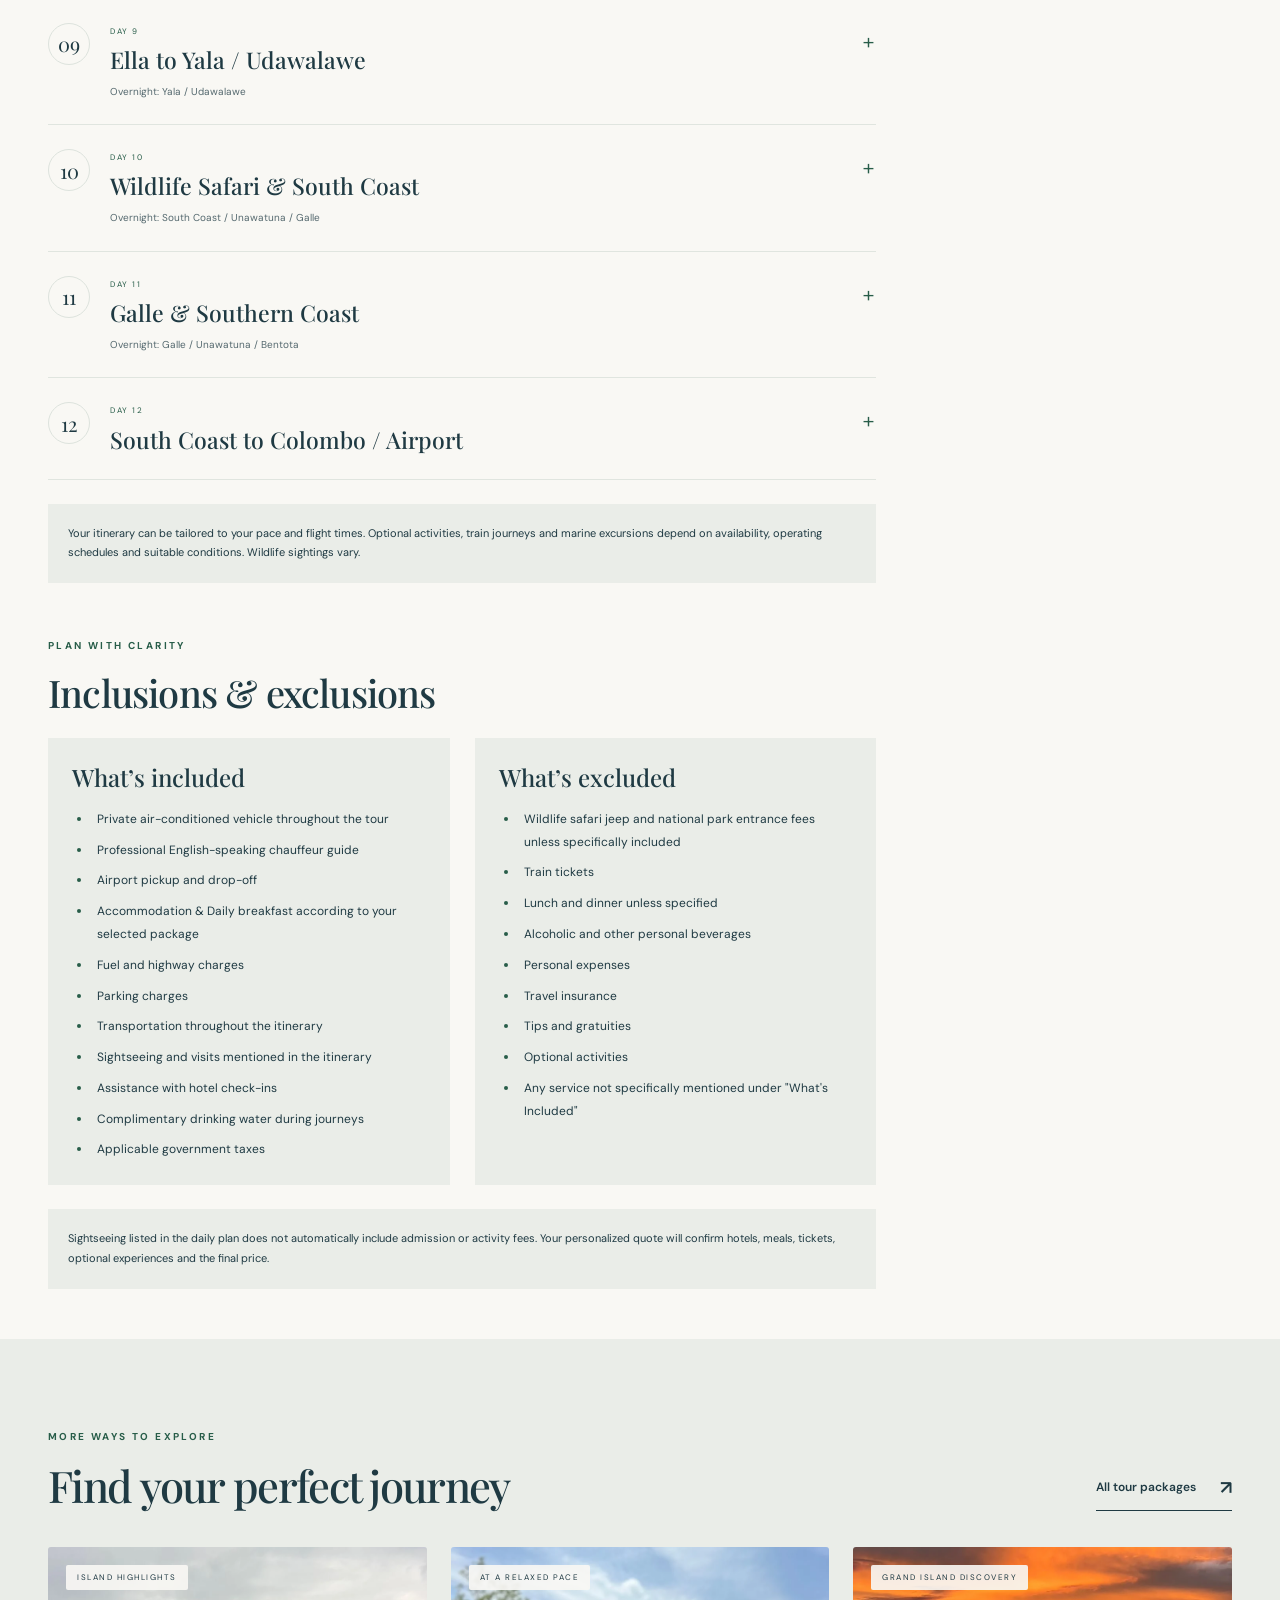
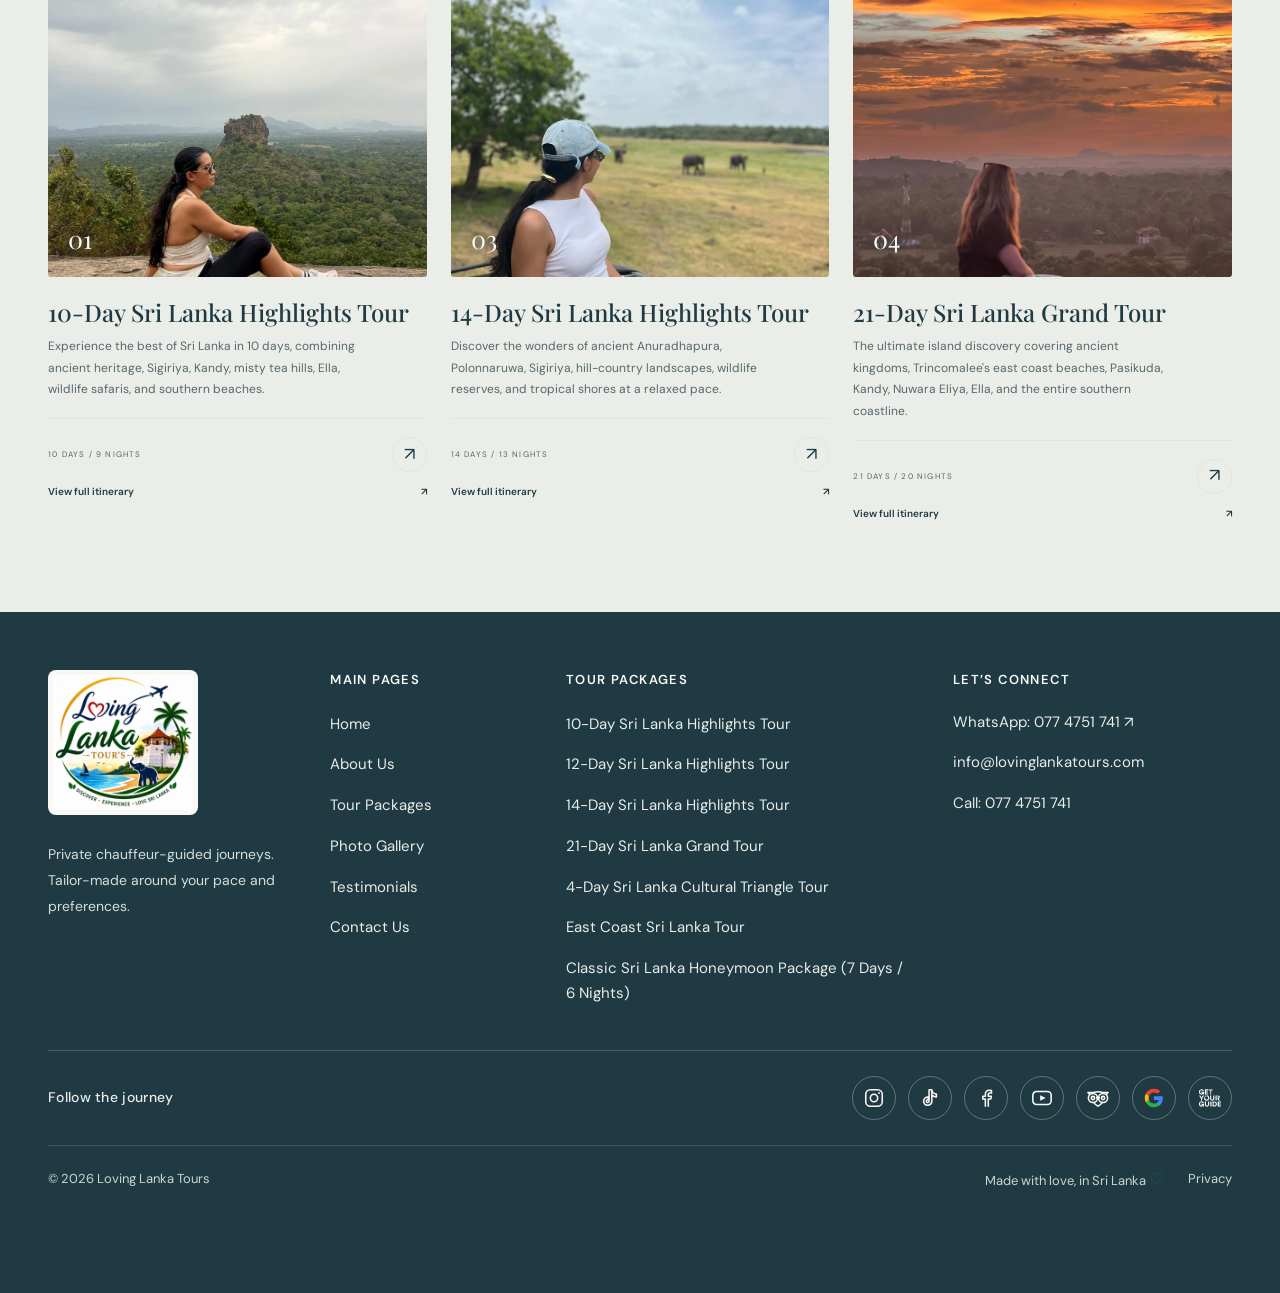
<file: tour-highlights-12.html>
<!doctype html>
<html lang="en">
<head>
<meta charset="UTF-8"><meta name="viewport" content="width=device-width,initial-scale=1">
<meta name="theme-color" content="#1f3a43"><meta name="description" content="12 Days / 11 Nights private Sri Lanka tour. Explore the full daily itinerary, route, inclusions and exclusions, then request your personalized quote.">
<title>12-Day Sri Lanka Highlights Tour | Loving Lanka Tours</title>
<meta property="og:type" content="website"><meta property="og:title" content="12-Day Sri Lanka Highlights Tour | Loving Lanka Tours"><meta property="og:description" content="12 Days / 11 Nights private Sri Lanka tour. Explore the full daily itinerary, route, inclusions and exclusions, then request your personalized quote."><meta property="og:image" content="assets/sigiriya.jpg">
<link rel="icon" href="assets/loving-lanka-logo.svg" type="image/svg+xml">
<link rel="stylesheet" href="styles.css?v=20261111-yellow-stars">
<script src="content.js?v=20261111-english-review-card" defer></script>
<script src="tour-content.js" defer></script>
<script src="app.js?v=20261127-family-photo-google-gyg" defer></script>
<script src="motion.js?v=20261106-contact-reviews" defer></script>
<script src="language.js?v=20261111-english-review-card" defer></script>
<script src="whatsapp-chat.js?v=20261030-chat" defer></script>
</head>
<body data-page="tourDetail" data-tour="highlights-12">
<a class="skip-link" href="#main">Skip to content</a>
<header class="header">
<a class="brand" href="index.html" aria-label="Loving Lanka Tours home"><img class="brand-logo" src="assets/loving-lanka-logo.svg" alt="Loving Lanka Tours — Discover, Experience, Love Sri Lanka" width="102" height="99"></a>
<nav class="desktop-nav" aria-label="Main navigation"><a href="index.html" data-nav="home">Home</a><a href="tours.html" data-nav="tours">Tour Packages</a><a href="about.html" data-nav="about">About Us</a><a href="gallery.html" data-nav="gallery">Gallery</a><a href="reviews.html" data-nav="reviews">Testimonials</a></nav>
<a class="button button-small header-cta" href="contact.html">Plan your trip <span aria-hidden="true">↗</span></a>
<div class="language-picker notranslate" translate="no"><label class="language-label" for="site-language"><svg viewBox="0 0 24 24" fill="none" aria-hidden="true"><circle cx="12" cy="12" r="9" stroke="currentColor" stroke-width="1.5"/><path d="M3 12h18M12 3c5 5 5 13 0 18-5-5-5-13 0-18Z" stroke="currentColor" stroke-width="1.5"/></svg><span class="sr-only">Website language</span></label><select id="site-language" aria-label="Website language" title="Choose a language to translate this page with Google Translate" data-source-page="tour-highlights-12.html"><option value="en" lang="en">English</option><option value="de" lang="de">Deutsch</option><option value="fr" lang="fr">Français</option></select></div>
<button class="menu-toggle" aria-label="Open navigation" aria-expanded="false" aria-controls="mobile-nav"><span></span><span></span></button>
<nav id="mobile-nav" class="mobile-nav" aria-label="Mobile navigation" hidden><a href="index.html">Home</a><a href="tours.html">Tour Packages</a><a href="about.html">About Us</a><a href="gallery.html">Gallery</a><a href="reviews.html">Testimonials</a><a href="contact.html">Plan your trip ↗</a></nav>
</header>
<main id="main"><section class="tour-hero wrap"><div class="tour-hero-copy"><a class="tour-back" href="tours.html">← All tour packages</a><span class="eyebrow pink">Culture &amp; nature · PRIVATE JOURNEY</span><h1>12-Day Sri Lanka Highlights Tour</h1><div class="tour-pills"><span>12 Days / 11 Nights</span><span>English-speaking chauffeur</span><span>Customizable</span></div><p>Experience the absolute best of Sri Lanka on a seamless 12-day private journey curated by Loving Lanka Tours. Designed by local experts, this comprehensive itinerary combines ancient kingdoms, sacred UNESCO World Heritage sites, misty tea-covered mountains, thrilling wildlife safaris, and pristine southern beaches. Travel comfortably in a private air-conditioned vehicle with an experienced English-speaking chauffeur guide who manages every detail so you can relax.</p><a class="button button-green" href="contact.html?journey=highlights-12">Plan this journey <span aria-hidden="true">↗</span></a></div><figure class="tour-hero-photo"><img src="assets/lanka-guest-31.webp" alt="A traveller beside Ella’s Nine Arch Bridge" fetchpriority="high"><figcaption>A traveller beside Ella’s Nine Arch Bridge</figcaption></figure></section>
 <nav class="tour-sections wrap" aria-label="Tour page sections"><a href="#overview">Overview</a><a href="#itinerary">Day-by-day</a><a href="#inclusions">Inclusions & exclusions</a></nav>
 <div class="wrap tour-layout"><div class="tour-reading"><section id="overview" class="tour-section"><span class="eyebrow pink">THE JOURNEY AT A GLANCE</span><h2>Your island story</h2><p class="tour-type">Private Chauffeur-Guided Journey (Customizable)</p><div class="tour-route"><span class="eyebrow">YOUR ROUTE</span><p>Airport → Negombo / Colombo → Sigiriya → Kandy → Nuwara Eliya → Ella → Yala or Udawalawe → South Coast / Unawatuna / Galle → Colombo / Airport</p></div><h3>Tour highlights</h3><ul class="tour-list"><li>Private chauffeur-guided Sri Lanka tour</li><li>Airport pickup and drop-off</li><li>Sigiriya Rock Fortress</li><li>Dambulla Cave Temple</li><li>Kandy city and Temple of the Sacred Tooth Relic</li><li>Royal Botanical Garden, Peradeniya</li><li>Spice and Ayurvedic experience</li><li>Scenic Ceylon tea plantations</li><li>Nuwara Eliya – Little England</li><li>Scenic hill-country journey to Ella</li><li>Ella and Nine Arch Bridge</li><li>Ravana Waterfall</li><li>Wildlife safari at Yala or Udawalawe</li><li>Beautiful southern beaches</li><li>UNESCO-listed Galle Fort</li><li>Sri Lankan culture, cuisine and local experiences</li><li>Free time for relaxation</li></ul></section>
 <section id="itinerary" class="tour-section"><div class="itinerary-heading"><div><span class="eyebrow pink">12 DAYS OF DISCOVERY</span><h2>Day by day</h2></div><button type="button" class="itinerary-toggle" aria-controls="itinerary-days">Expand all days</button></div><p>Explore each day’s experiences, stops and overnight destination.</p><div id="itinerary-days" class="itinerary-days"><details class="itinerary-day" open><summary><span class="day-number">01</span><span><small>DAY 1</small><b>Arrival in Sri Lanka</b><em>Overnight: Negombo / Colombo</em></span></summary><div class="day-story"><p class="day-route"><b>Route:</b> Bandaranaike International Airport (CMB) to Negombo / Colombo</p><p class="day-highlights"><b>Highlights:</b> Welcome to Sri Lanka, private transfer, hotel check-in, optional short visit around Negombo or Colombo.</p><p>Welcome to Sri Lanka! Meet your Loving Lanka Tours chauffeur guide at Bandaranaike International Airport and begin your holiday. Transfer to your hotel and relax after your flight. Depending on your arrival time, you may enjoy a short visit around Negombo or Colombo.</p><span class="overnight">Stay · Negombo / Colombo</span></div></details><details class="itinerary-day" ><summary><span class="day-number">02</span><span><small>DAY 2</small><b>Negombo / Colombo to Sigiriya</b><em>Overnight: Sigiriya / Dambulla</em></span></summary><div class="day-story"><p class="day-route"><b>Route:</b> Negombo / Colombo to Sigiriya / Dambulla</p><p class="day-highlights"><b>Highlights:</b> Cultural Triangle transit, countryside scenery, authentic village life, optional traditional lunch.</p><p>Travel towards Sri Lanka’s Cultural Triangle. Enjoy beautiful countryside scenery and experience authentic Sri Lankan village life along the way. Optional village experiences and traditional Sri Lankan lunch can be arranged.</p><span class="overnight">Stay · Sigiriya / Dambulla</span></div></details><details class="itinerary-day" ><summary><span class="day-number">03</span><span><small>DAY 3</small><b>Sigiriya &amp; Dambulla</b><em>Overnight: Sigiriya / Dambulla</em></span></summary><div class="day-story"><p class="day-highlights"><b>Highlights:</b> UNESCO World Heritage Sigiriya Rock Fortress, ancient gardens, fortress ruins, Dambulla Cave Temple.</p><p>Visit the spectacular Sigiriya Rock Fortress, one of Sri Lanka’s most famous historical attractions. Explore the ancient gardens, fortress ruins and surrounding landscapes. Later, visit the magnificent Dambulla Cave Temple, home to beautiful Buddha statues and ancient paintings.</p><span class="overnight">Stay · Sigiriya / Dambulla</span></div></details><details class="itinerary-day" ><summary><span class="day-number">04</span><span><small>DAY 4</small><b>Sigiriya to Kandy</b><em>Overnight: Kandy</em></span></summary><div class="day-story"><p class="day-highlights"><b>Highlights:</b> Spice and herbal garden, Ayurvedic traditions, Temple of the Sacred Tooth Relic, Kandyan cultural performance.</p><p>Travel towards the cultural capital of Sri Lanka. Visit a traditional spice garden and learn about Sri Lanka’s famous spices and Ayurvedic traditions. Continue to Kandy and visit the Temple of the Sacred Tooth Relic. In the evening, enjoy a traditional cultural performance if available.</p><span class="overnight">Stay · Kandy</span></div></details><details class="itinerary-day" ><summary><span class="day-number">05</span><span><small>DAY 5</small><b>Explore Kandy</b><em>Overnight: Kandy</em></span></summary><div class="day-story"><p class="day-highlights"><b>Highlights:</b> Royal Botanical Garden Peradeniya, Kandy city tour, local culture, handicrafts, gem shopping.</p><p>Discover the highlights of Kandy. Visit the Royal Botanical Garden in Peradeniya, explore Kandy city and experience the local culture. There will also be time to discover Sri Lankan handicrafts, gems and local shopping.</p><span class="overnight">Stay · Kandy</span></div></details><details class="itinerary-day" ><summary><span class="day-number">06</span><span><small>DAY 6</small><b>Kandy to Nuwara Eliya</b><em>Overnight: Nuwara Eliya</em></span></summary><div class="day-story"><p class="day-highlights"><b>Highlights:</b> Central highlands, tea-covered mountains, waterfalls, tea plantation and factory tour, Nuwara Eliya (&quot;Little England&quot;).</p><p>Travel through the spectacular central highlands. Enjoy breathtaking views of tea-covered mountains, waterfalls and valleys. Visit a tea plantation and factory to learn how world-famous Ceylon Tea is produced. Continue to Nuwara Eliya, known as Little England.</p><span class="overnight">Stay · Nuwara Eliya</span></div></details><details class="itinerary-day" ><summary><span class="day-number">07</span><span><small>DAY 7</small><b>Nuwara Eliya to Ella</b><em>Overnight: Ella</em></span></summary><div class="day-story"><p class="day-highlights"><b>Highlights:</b> Hill-country landscapes, scenic viewpoints, waterfalls, optional scenic train journey.</p><p>Continue through Sri Lanka’s beautiful hill country towards Ella. Enjoy scenic viewpoints, waterfalls and mountain landscapes along the way. A scenic train journey can be arranged subject to railway operation and ticket availability.</p><span class="overnight">Stay · Ella</span></div></details><details class="itinerary-day" ><summary><span class="day-number">08</span><span><small>DAY 8</small><b>Explore Ella</b><em>Overnight: Ella</em></span></summary><div class="day-story"><p class="day-highlights"><b>Highlights:</b> Nine Arch Bridge, mountain views, Ravana Waterfall, relaxed customization options.</p><p>Enjoy a relaxed day discovering Ella. Visit the famous Nine Arch Bridge, enjoy spectacular mountain views and visit Ravana Waterfall. The day can be customized with easy sightseeing options for guests who prefer a relaxed experience rather than hiking.</p><span class="overnight">Stay · Ella</span></div></details><details class="itinerary-day" ><summary><span class="day-number">09</span><span><small>DAY 9</small><b>Ella to Yala / Udawalawe</b><em>Overnight: Yala / Udawalawe</em></span></summary><div class="day-story"><p class="day-highlights"><b>Highlights:</b> Wildlife region transfer, Yala National Park or Udawalawe National Park safari, elephants and diverse wildlife.</p><p>Travel towards Sri Lanka’s wildlife region. Depending on your selected route, enjoy a safari experience at Yala National Park or Udawalawe National Park. Look out for elephants, crocodiles, deer, monkeys and a variety of beautiful birds.</p><span class="overnight">Stay · Yala / Udawalawe</span></div></details><details class="itinerary-day" ><summary><span class="day-number">10</span><span><small>DAY 10</small><b>Wildlife Safari &amp; South Coast</b><em>Overnight: South Coast / Unawatuna / Galle</em></span></summary><div class="day-story"><p class="day-highlights"><b>Highlights:</b> Morning jeep safari, transition to the tropical southern coast, beach hotel relaxation.</p><p>Enjoy an early morning wildlife safari. After breakfast, continue towards the tropical southern coastline. Relax at your beach hotel and enjoy the beautiful ocean surroundings.</p><span class="overnight">Stay · South Coast / Unawatuna / Galle</span></div></details><details class="itinerary-day" ><summary><span class="day-number">11</span><span><small>DAY 11</small><b>Galle &amp; Southern Coast</b><em>Overnight: Galle / Unawatuna / Bentota</em></span></summary><div class="day-story"><p class="day-highlights"><b>Highlights:</b> Historic Galle Fort, colonial architecture, narrow streets, boutique cafés, ocean views, free time at the beach.</p><p>Explore historic Galle Fort, with its charming colonial buildings, narrow streets, cafés, boutiques and ocean views. Continue along the southern coastline and enjoy free time at the beach. Optional experiences such as a boat ride, turtle experience or local village visit can be arranged.</p><span class="overnight">Stay · Galle / Unawatuna / Bentota</span></div></details><details class="itinerary-day" ><summary><span class="day-number">12</span><span><small>DAY 12</small><b>South Coast to Colombo / Airport</b></span></summary><div class="day-story"><p class="day-highlights"><b>Highlights:</b> Final morning in Sri Lanka, Colombo sightseeing and shopping (flight-dependent), private airport transfer.</p><p>Enjoy your final morning in Sri Lanka. Depending on your flight time, travel towards Colombo for sightseeing or shopping. Continue to Bandaranaike International Airport for your departure. Airport drop-off included.</p></div></details></div><p class="tour-note">Your itinerary can be tailored to your pace and flight times. Optional activities, train journeys and marine excursions depend on availability, operating schedules and suitable conditions. Wildlife sightings vary.</p></section>
 <section id="inclusions" class="tour-section"><span class="eyebrow pink">PLAN WITH CLARITY</span><h2>Inclusions & exclusions</h2><div class="tour-costs"><article><h3>What’s included</h3><ul class="tour-list"><li>Private air-conditioned vehicle throughout the tour</li><li>Professional English-speaking chauffeur guide</li><li>Airport pickup and drop-off</li><li>Accommodation &amp; Daily breakfast according to your selected package</li><li>Fuel and highway charges</li><li>Parking charges</li><li>Transportation throughout the itinerary</li><li>Sightseeing and visits mentioned in the itinerary</li><li>Assistance with hotel check-ins</li><li>Complimentary drinking water during journeys</li><li>Applicable government taxes</li></ul></article><article><h3>What’s excluded</h3><ul class="tour-list"><li>Wildlife safari jeep and national park entrance fees unless specifically included</li><li>Train tickets</li><li>Lunch and dinner unless specified</li><li>Alcoholic and other personal beverages</li><li>Personal expenses</li><li>Travel insurance</li><li>Tips and gratuities</li><li>Optional activities</li><li>Any service not specifically mentioned under &quot;What&#39;s Included&quot;</li></ul></article></div><p class="tour-note">Sightseeing listed in the daily plan does not automatically include admission or activity fees. Your personalized quote will confirm hotels, meals, tickets, optional experiences and the final price.</p></section>

 </div>
 <aside class="tour-planning"><div class="tour-quote-card"><span class="eyebrow">YOUR JOURNEY, YOUR PACE</span><h2>Let’s make it yours.</h2><p>Choose your travel dates, accommodation style and favorite experiences. We’ll help shape your private journey.</p><dl><div><dt>Duration</dt><dd>12 Days / 11 Nights</dd></div><div><dt>Travel style</dt><dd>Private & flexible</dd></div><div><dt>Accommodation</dt><dd>Comfort · Premium · Luxury</dd></div></dl><a class="button" href="contact.html?journey=highlights-12">Get a custom quote ↗</a><a class="tour-quote-contact" href="tel:+94774751741">Call 077 4751 741</a><small>No fixed price listed. Request a quote for your dates and group.</small></div></aside></div>
 <section class="section tour-more"><div class="wrap"><div class="section-head"><div><span class="eyebrow pink">MORE WAYS TO EXPLORE</span><h2>Find your perfect journey</h2></div><a class="text-link" href="tours.html">All tour packages <span aria-hidden="true">↗</span></a></div><div class="journey-grid"><article class="journey-card"><a class="journey-card-link" href="tour-highlights-10.html" aria-label="View 10-Day Sri Lanka Highlights Tour itinerary"><div class="journey-photo"><img src="assets/lanka-guest-01.webp" alt="A traveller looking towards Sigiriya Rock Fortress" loading="lazy"><span class="journey-tag">Island highlights</span><span class="journey-num">01</span></div><h3>10-Day Sri Lanka Highlights Tour</h3><p>Experience the best of Sri Lanka in 10 days, combining ancient heritage, Sigiriya, Kandy, misty tea hills, Ella, wildlife safaris, and southern beaches.</p><div class="journey-bottom"><span class="journey-meta">10 Days / 9 Nights</span><span class="circle-button" aria-hidden="true">↗</span></div><span class="tour-request-link">View full itinerary <span aria-hidden="true">↗</span></span></a></article><article class="journey-card"><a class="journey-card-link" href="tour-highlights-14.html" aria-label="View 14-Day Sri Lanka Highlights Tour itinerary"><div class="journey-photo"><img src="assets/lanka-guest-25.webp" alt="A traveller watching wild elephants from a safari vehicle" loading="lazy"><span class="journey-tag">At a relaxed pace</span><span class="journey-num">03</span></div><h3>14-Day Sri Lanka Highlights Tour</h3><p>Discover the wonders of ancient Anuradhapura, Polonnaruwa, Sigiriya, hill-country landscapes, wildlife reserves, and tropical shores at a relaxed pace.</p><div class="journey-bottom"><span class="journey-meta">14 Days / 13 Nights</span><span class="circle-button" aria-hidden="true">↗</span></div><span class="tour-request-link">View full itinerary <span aria-hidden="true">↗</span></span></a></article><article class="journey-card"><a class="journey-card-link" href="tour-grand-21.html" aria-label="View 21-Day Sri Lanka Grand Tour itinerary"><div class="journey-photo"><img src="assets/lanka-guest-29.webp" alt="A colourful sunset above Sri Lanka’s tropical forest" loading="lazy"><span class="journey-tag">Grand island discovery</span><span class="journey-num">04</span></div><h3>21-Day Sri Lanka Grand Tour</h3><p>The ultimate island discovery covering ancient kingdoms, Trincomalee&#39;s east coast beaches, Pasikuda, Kandy, Nuwara Eliya, Ella, and the entire southern coastline.</p><div class="journey-bottom"><span class="journey-meta">21 Days / 20 Nights</span><span class="circle-button" aria-hidden="true">↗</span></div><span class="tour-request-link">View full itinerary <span aria-hidden="true">↗</span></span></a></article></div></div></section></main>
<footer class="footer"><div class="footer-top wrap"><div><a class="brand footer-brand" href="index.html"><img class="brand-logo" src="assets/loving-lanka-logo.svg" alt="Loving Lanka Tours — Discover, Experience, Love Sri Lanka" width="102" height="99"></a><p>Private chauffeur-guided journeys.<br>Tailor-made around your pace and preferences.</p></div><div class="footer-pages"><h2 class="footer-heading">Main Pages</h2><nav aria-label="Footer main pages"><a href="index.html">Home</a><a href="about.html">About Us</a><a href="tours.html">Tour Packages</a><a href="gallery.html">Photo Gallery</a><a href="reviews.html">Testimonials</a><a href="contact.html">Contact Us</a></nav></div><div class="footer-tours"><h2 class="footer-heading">Tour Packages</h2><nav aria-label="Footer tour packages"><a href="tour-highlights-10.html">10-Day Sri Lanka Highlights Tour</a><a href="tour-highlights-12.html">12-Day Sri Lanka Highlights Tour</a><a href="tour-highlights-14.html">14-Day Sri Lanka Highlights Tour</a><a href="tour-grand-21.html">21-Day Sri Lanka Grand Tour</a><a href="tour-culture-4.html">4-Day Sri Lanka Cultural Triangle Tour</a><a href="tour-east-coast.html">East Coast Sri Lanka Tour</a><a href="tour-honeymoon-7.html">Classic Sri Lanka Honeymoon Package (7 Days / 6 Nights)</a></nav></div><div><span class="eyebrow">LET’S CONNECT</span><a href="https://wa.me/94774751741" target="_blank" rel="noopener">WhatsApp: 077 4751 741 ↗</a><a href="mailto:info@lovinglankatours.com">info@lovinglankatours.com</a><a href="tel:+94774751741">Call: 077 4751 741</a></div></div><div class="footer-social wrap"><span class="footer-social-label">Follow the journey</span><nav class="footer-social-icons" aria-label="Follow Loving Lanka Tours"><a href="https://www.instagram.com/lovinglanka_by_nadika/" target="_blank" rel="noopener noreferrer" aria-label="Loving Lanka Tours on Instagram (opens in a new tab)" title="Instagram"><svg viewBox="0 0 24 24" fill="none" stroke="currentColor" stroke-width="1.7" stroke-linecap="round" stroke-linejoin="round" aria-hidden="true"><rect x="3" y="3" width="18" height="18" rx="5"/><circle cx="12" cy="12" r="4"/><circle cx="17.5" cy="6.5" r="1" fill="currentColor" stroke="none"/></svg></a><a href="https://www.tiktok.com/@loving_lanka_tours" target="_blank" rel="noopener noreferrer" aria-label="Loving Lanka Tours on TikTok (opens in a new tab)" title="TikTok"><svg viewBox="0 0 24 24" fill="none" stroke="currentColor" stroke-width="1.7" stroke-linecap="round" stroke-linejoin="round" aria-hidden="true"><path d="M14 3v12.5a4.5 4.5 0 1 1-4-4.5v3a1.5 1.5 0 1 0 1 1.5V3h3c.4 2.7 2.1 4.5 5 4.8v3c-2-.1-3.6-.8-5-2"/></svg></a><a href="https://www.facebook.com/lovinglankabynadika/" target="_blank" rel="noopener noreferrer" aria-label="Loving Lanka Tours on Facebook (opens in a new tab)" title="Facebook"><svg viewBox="0 0 24 24" fill="none" stroke="currentColor" stroke-width="1.7" stroke-linecap="round" stroke-linejoin="round" aria-hidden="true"><path d="M14.5 21v-8h2.8l.5-3h-3.3V8c0-.9.3-1.5 1.6-1.5H18V3.8c-.7-.1-1.6-.2-2.5-.2-2.5 0-4.2 1.5-4.2 4.3V10H8.5v3h2.8v8"/></svg></a><a href="https://www.youtube.com/channel/UCVi81lHfutHq9T9eoYvtcVw" target="_blank" rel="noopener noreferrer" aria-label="Loving Lanka Tours on YouTube (opens in a new tab)" title="YouTube"><svg viewBox="0 0 24 24" fill="none" stroke="currentColor" stroke-width="1.7" stroke-linecap="round" stroke-linejoin="round" aria-hidden="true"><rect x="2" y="5" width="20" height="14" rx="4"/><path d="m10 9 6 3-6 3Z" fill="currentColor" stroke="none"/></svg></a><a href="https://www.tripadvisor.co.uk/attraction_review-g304138-d16664850-reviews-loving_lanka_tours-kandy_kandy_district_central_province.html" target="_blank" rel="noopener noreferrer" aria-label="Loving Lanka Tours on Tripadvisor (opens in a new tab)" title="Tripadvisor"><svg viewBox="0 0 24 24" fill="none" stroke="currentColor" stroke-width="1.7" stroke-linecap="round" stroke-linejoin="round" aria-hidden="true"><path d="m3 8-2-2h6a16 16 0 0 1 10 0h6l-2 2M10.5 11.5l1.5 2 1.5-2M8 18l4 3 4-3"/><circle cx="6.5" cy="12" r="5"/><circle cx="17.5" cy="12" r="5"/><circle cx="6.5" cy="12" r="1.8"/><circle cx="17.5" cy="12" r="1.8"/></svg></a><a href="https://share.google/X7iT61F7IpJR98NSJ" target="_blank" rel="noopener noreferrer" aria-label="Loving Lanka Tours on Google (opens in a new tab)" title="Google"><svg viewBox="0 0 24 24" aria-hidden="true"><path fill="#4285F4" d="M21.6 12.23c0-.72-.06-1.42-.18-2.1H12v3.97h5.38a4.6 4.6 0 0 1-2 3.02v2.47h3.23c1.9-1.75 2.99-4.34 2.99-7.36Z"/><path fill="#34A853" d="M12 22c2.7 0 4.96-.9 6.61-2.41l-3.23-2.47c-.9.6-2.04.96-3.38.96-2.6 0-4.8-1.76-5.59-4.12H3.07v2.55A9.99 9.99 0 0 0 12 22Z"/><path fill="#FBBC05" d="M6.41 13.96a6 6 0 0 1 0-3.92V7.49H3.07a10 10 0 0 0 0 9.02l3.34-2.55Z"/><path fill="#EA4335" d="M12 5.92c1.47 0 2.79.5 3.82 1.5l2.87-2.88C16.95 2.9 14.7 2 12 2a9.99 9.99 0 0 0-8.93 5.49l3.34 2.55C7.2 7.68 9.4 5.92 12 5.92Z"/></svg></a><a href="https://www.getyourguide.com/loving-lanka-tours-s771110/" target="_blank" rel="noopener noreferrer" aria-label="Loving Lanka Tours on GetYourGuide (opens in a new tab)" title="GetYourGuide"><svg viewBox="0 -26.5 256 256" fill="currentColor" aria-hidden="true"><g><path d="M58.7693166,91.1888424 C58.7693166,87.1185495 61.9112971,84.1193863 65.8387727,84.1193863 C69.7662483,84.1193863 72.9082287,87.1899582 72.9082287,91.1888424 C72.9082287,95.2591353 69.7662483,98.2582985 65.8387727,98.2582985 C61.9112971,98.2582985 58.7693166,95.1877266 58.7693166,91.1888424 Z M71.3372385,78.4781032 C71.3372385,82.5483961 74.479219,85.5475593 78.4066946,85.5475593 C82.3341702,85.5475593 85.4761506,82.4769874 85.4761506,78.4781032 C85.4761506,74.4078103 82.3341702,71.4086471 78.4066946,71.4086471 C74.479219,71.4086471 71.3372385,74.4078103 71.3372385,78.4781032 Z M88.5467225,69.8376569 L88.5467225,82.5483961 C98.4725244,82.5483961 106.256067,90.6175732 106.256067,101.186053 C106.256067,111.754533 98.4011158,119.82371 88.5467225,119.82371 C78.6209205,119.82371 70.837378,111.754533 70.837378,101.186053 L56.9841004,101.186053 C56.9841004,118.75258 70.9801953,132.534449 88.5467225,132.534449 C106.11325,132.534449 120.109344,118.75258 120.109344,101.186053 C120.109344,83.6195258 106.11325,69.8376569 88.5467225,69.8376569 Z M231.006974,189.018689 L231.006974,176.950628 L253.35788,176.950628 L253.35788,164.882566 L231.006974,164.882566 L231.006974,153.028731 L255.642957,153.028731 L255.642957,140.889261 L217.439331,140.889261 L217.439331,201.08675 L256,201.08675 L256,188.94728 L231.006974,188.94728 L231.006974,189.018689 Z M209.370153,171.02371 C209.370153,188.304603 196.159554,201.08675 177.521897,201.08675 L157.670293,201.08675 L157.670293,140.817852 L177.521897,140.817852 C196.159554,140.817852 209.370153,153.742817 209.370153,171.02371 Z M195.516876,171.02371 C195.516876,160.740865 188.661646,152.957322 178.593026,152.957322 L171.166527,152.957322 L171.166527,189.018689 L178.593026,189.018689 C188.661646,189.018689 195.516876,181.306555 195.516876,171.02371 Z M104.899303,177.950349 C104.899303,184.876987 99.972106,190.01841 93.1882845,190.01841 C86.404463,190.01841 81.4772664,184.876987 81.4772664,177.950349 L81.4772664,140.960669 L68.0524407,140.960669 L68.0524407,177.736123 C68.0524407,191.946444 78.6923291,202.372106 93.1882845,202.372106 C107.68424,202.372106 118.324128,191.875035 118.324128,177.736123 L118.324128,140.960669 L104.899303,140.960669 L104.899303,177.950349 L104.899303,177.950349 Z M26.7782427,179.164296 L40.1316597,179.164296 C38.9177127,185.376848 33.4192469,190.161227 26.8496513,190.161227 C19.4945607,190.161227 13.567643,184.23431 13.567643,175.593863 L13.567643,166.667782 C13.567643,158.170153 19.9230126,151.886192 28.8490934,151.886192 C35.7757322,151.886192 41.9882845,155.670851 43.9877266,161.169317 L56.4842399,156.813389 C53.0566248,146.244909 41.7740586,139.675314 28.8490934,139.675314 C12.4965132,139.675314 0.357043236,150.672245 0.357043236,166.667782 L0.357043236,175.593863 C0.428451883,190.946722 11.7824268,202.372106 25.7785216,202.372106 C34.4903766,202.372106 42.2025105,197.94477 46.7012552,191.08954 L46.7012552,201.158159 L58.5550907,201.158159 L58.5550907,167.667503 L26.7782427,167.667503 L26.7782427,179.164296 Z M178.664435,107.827057 L178.664435,71.0516039 L165.239609,71.0516039 L165.239609,108.041283 C165.239609,114.967922 160.312413,120.109344 153.528591,120.109344 C146.74477,120.109344 141.817573,114.967922 141.817573,108.041283 L141.817573,71.0516039 L128.392748,71.0516039 L128.392748,107.827057 C128.392748,122.037378 139.032636,132.46304 153.528591,132.46304 C168.024547,132.46304 178.664435,122.037378 178.664435,107.827057 Z M22.7079498,131.249093 L36.2041841,131.249093 L36.2041841,108.398326 L58.8407252,71.0516039 L43.5592748,71.0516039 L29.2775453,95.6875872 L15.2100418,71.0516039 L0,71.0516039 L22.6365411,108.541144 L22.6365411,131.249093 L22.7079498,131.249093 Z M158.312971,1.14253835 L112.611437,1.14253835 L112.611437,13.2820084 L158.312971,13.2820084 L158.312971,1.14253835 Z M106.827336,49.2005579 L81.762901,49.2005579 L81.762901,37.1324965 L104.113808,37.1324965 L104.113808,25.0644351 L81.762901,25.0644351 L81.762901,13.2105997 L106.398884,13.2105997 L106.398884,1.07112971 L68.195258,1.07112971 L68.195258,61.2686192 L106.755927,61.2686192 L106.755927,49.2005579 L106.827336,49.2005579 Z M25.7785216,62.6253835 C34.4903766,62.6253835 42.2025105,58.1980474 46.7012552,51.3428173 L46.7012552,61.4114365 L58.5550907,61.4114365 L58.5550907,27.920781 L26.7782427,27.920781 L26.7782427,39.4889819 L40.1316597,39.4889819 C38.9177127,45.7015342 33.4192469,50.4859135 26.8496513,50.4859135 C19.4945607,50.4859135 13.567643,44.5589958 13.567643,35.9185495 L13.567643,26.9924686 C13.567643,18.4948396 19.9230126,12.2108787 28.8490934,12.2108787 C35.7757322,12.2108787 41.9882845,15.995537 43.9877266,21.4940028 L56.4842399,17.1380753 C53.0566248,6.56959554 41.7740586,0 28.8490934,0 C12.4965132,0 0.357043236,10.9969317 0.357043236,26.9924686 L0.357043236,35.9185495 C0.428451883,51.2 11.7824268,62.6253835 25.7785216,62.6253835 Z M209.441562,116.039052 L202.443515,108.683961 L209.370153,101.186053 L202.372106,93.8309623 L209.298745,86.3330544 L202.300697,78.9779637 L210.012831,71.0516039 L196.016736,71.0516039 L188.44742,79.0493724 L195.445467,86.404463 L188.518828,93.902371 L195.516876,101.257462 L188.590237,108.75537 L195.588285,116.11046 L188.661646,123.608368 L196.088145,131.320502 L210.155649,131.320502 L202.586332,123.53696 L209.441562,116.039052 Z M143.817015,169.238494 C145.816457,167.453278 149.172664,164.454114 149.172664,158.88424 C149.172664,153.385774 145.816457,150.315202 143.817015,148.529986 C143.745607,148.458577 143.674198,148.387169 143.602789,148.31576 C142.603068,147.24463 142.460251,145.745049 142.388842,145.030962 L142.388842,140.817852 L128.821199,140.817852 L128.821199,146.459135 L128.821199,146.459135 C128.821199,146.530544 128.821199,146.601953 128.821199,146.673361 C128.821199,152.171827 132.177406,155.242399 134.176848,157.027615 C135.605021,158.312971 135.605021,158.384379 135.605021,158.88424 C135.605021,159.3841 135.605021,159.455509 134.176848,160.740865 C132.248815,162.454672 129.106834,165.311018 128.892608,170.452441 L128.892608,170.452441 C128.892608,170.523849 128.892608,170.666667 128.892608,170.738075 C128.892608,170.809484 128.892608,170.809484 128.892608,170.880893 C128.892608,170.952301 128.892608,170.952301 128.892608,171.02371 C128.892608,171.095119 128.892608,171.237936 128.892608,171.309344 L128.892608,171.309344 C129.106834,176.450767 132.320223,179.307113 134.176848,181.020921 C135.605021,182.306276 135.605021,182.377685 135.605021,182.877545 C135.605021,183.377406 135.605021,183.448815 134.176848,184.73417 C132.177406,186.519386 128.821199,189.51855 128.821199,195.088424 C128.821199,195.159833 128.821199,195.231241 128.821199,195.30265 L128.821199,195.30265 L128.821199,200.943933 L142.388842,200.943933 L142.388842,196.730823 C142.388842,196.016736 142.603068,194.517155 143.602789,193.446025 C143.674198,193.374616 143.745607,193.303208 143.817015,193.231799 C145.816457,191.446583 149.172664,188.44742 149.172664,182.877545 C149.172664,177.379079 145.816457,174.308508 143.817015,172.523291 C142.53166,171.380753 142.388842,171.166527 142.388842,170.809484 C142.460251,170.595258 142.603068,170.381032 143.817015,169.238494 Z M128.678382,61.3400279 L142.174616,61.3400279 L142.174616,50.1288703 L128.678382,50.1288703 L128.678382,61.3400279 Z M142.246025,34.1333333 L128.749791,34.1333333 L128.749791,45.3444909 L142.246025,45.3444909 L142.246025,34.1333333 Z M142.246025,18.0663877 L128.749791,18.0663877 L128.749791,29.2775453 L142.246025,29.2775453 L142.246025,18.0663877 Z M244.574616,131.249093 L228.150628,108.255509 C236.148396,105.756206 241.718271,98.758159 241.718271,90.1891213 C241.718271,79.335007 232.720781,71.0516039 221.366806,71.0516039 L213.440446,71.0516039 L213.440446,83.2624826 L220.866946,83.2624826 C224.794421,83.2624826 227.864993,86.404463 227.864993,90.5461646 C227.864993,94.6878661 224.794421,97.8298466 220.866946,97.8298466 L213.440446,97.8298466 L213.440446,109.398047 L228.150628,131.320502 L244.574616,131.320502 L244.574616,131.249093 Z"/></g></svg></a></nav></div><div class="footer-bottom wrap"><span>© 2026 Loving Lanka Tours</span><span>Made with love, in Sri Lanka <span class="pink">♡</span></span><a href="privacy.html">Privacy</a></div></footer>
<dialog id="journey-dialog" class="journey-dialog" aria-label="Journey details"><button class="dialog-close" aria-label="Close journey details">×</button><div id="journey-detail"></div></dialog>
<dialog id="lightbox" class="lightbox" aria-label="Travel photo viewer"><button class="dialog-close" aria-label="Close photo">×</button><button class="lightbox-prev" aria-label="Previous photo">←</button><figure><img id="lightbox-image" alt=""><figcaption id="lightbox-caption"></figcaption></figure><button class="lightbox-next" aria-label="Next photo">→</button></dialog>
<section class="whatsapp-panel" id="whatsapp-panel" role="dialog" aria-labelledby="whatsapp-panel-title" aria-describedby="whatsapp-panel-note" hidden><div class="whatsapp-panel-header"><div><span class="eyebrow">LOVING LANKA TOURS</span><h2 id="whatsapp-panel-title">Chat with Nadika</h2></div><button class="whatsapp-panel-close" type="button" aria-label="Close WhatsApp message window">×</button></div><div class="whatsapp-panel-body"><p class="whatsapp-greeting">Hello! Tell Nadika about your Sri Lanka trip or ask a question.</p><form id="whatsapp-message-form"><label for="whatsapp-message">Your message</label><textarea id="whatsapp-message" name="message" rows="4" maxlength="2000" placeholder="Hi Nadika, I’d like to plan a tour…" required></textarea><p id="whatsapp-panel-note">Click Send to open WhatsApp with your message ready. You can send it to Nadika there.</p><button class="button whatsapp-send" type="submit" disabled>Send <span aria-hidden="true">↗</span></button></form></div></section>
<button class="whatsapp-float" type="button" aria-label="Chat with Nadika on WhatsApp" aria-expanded="false" aria-controls="whatsapp-panel" aria-haspopup="dialog"><svg viewBox="0 0 32 32" fill="currentColor" aria-hidden="true"><path d="M16 .8A15.1 15.1 0 0 0 3 23.6L.8 31.2l7.8-2A15.2 15.2 0 1 0 16 .8Zm0 27.5a12.5 12.5 0 0 1-6.4-1.8l-.5-.3-4.6 1.2 1.2-4.5-.3-.5a12.6 12.6 0 1 1 10.6 5.9Zm6.9-9.4c-.4-.2-2.3-1.1-2.6-1.2-.4-.1-.6-.2-.9.2l-1.2 1.4c-.2.2-.4.3-.8.1-1.1-.5-2.1-1.1-2.9-1.8a11 11 0 0 1-2-2.5c-.2-.4 0-.6.2-.8l.6-.7.4-.7c.1-.2 0-.5 0-.7l-1.2-2.8c-.3-.7-.6-.6-.8-.6h-.7c-.3 0-.7.1-1 .5a4.2 4.2 0 0 0-1.3 3.1c0 1.9 1.4 3.6 1.6 3.9.2.2 2.7 4.1 6.5 5.8.9.4 1.6.6 2.2.8 1 .3 1.9.2 2.6.1.8-.1 2.3-.9 2.6-1.8.3-.9.3-1.7.2-1.8-.1-.2-.3-.3-.7-.5Z"/></svg><span>WhatsApp</span></button>
</body></html>
</file>
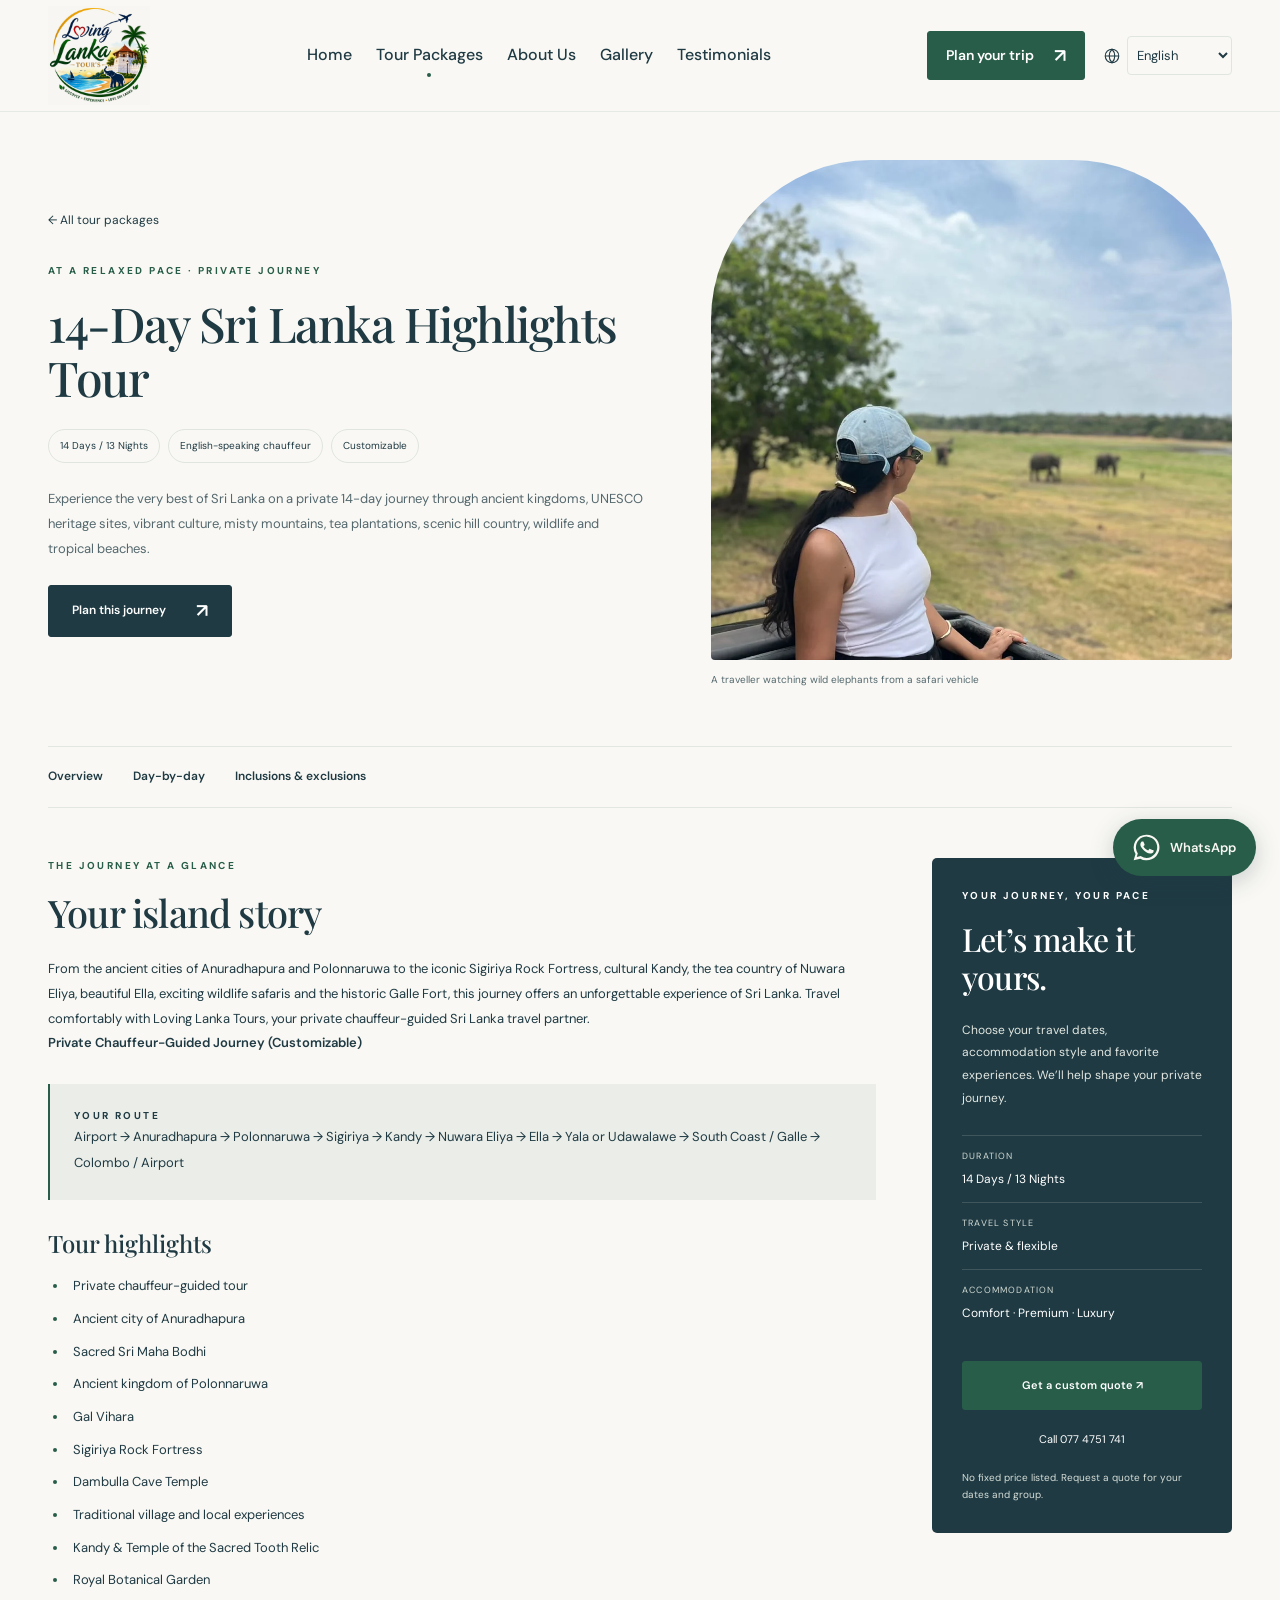
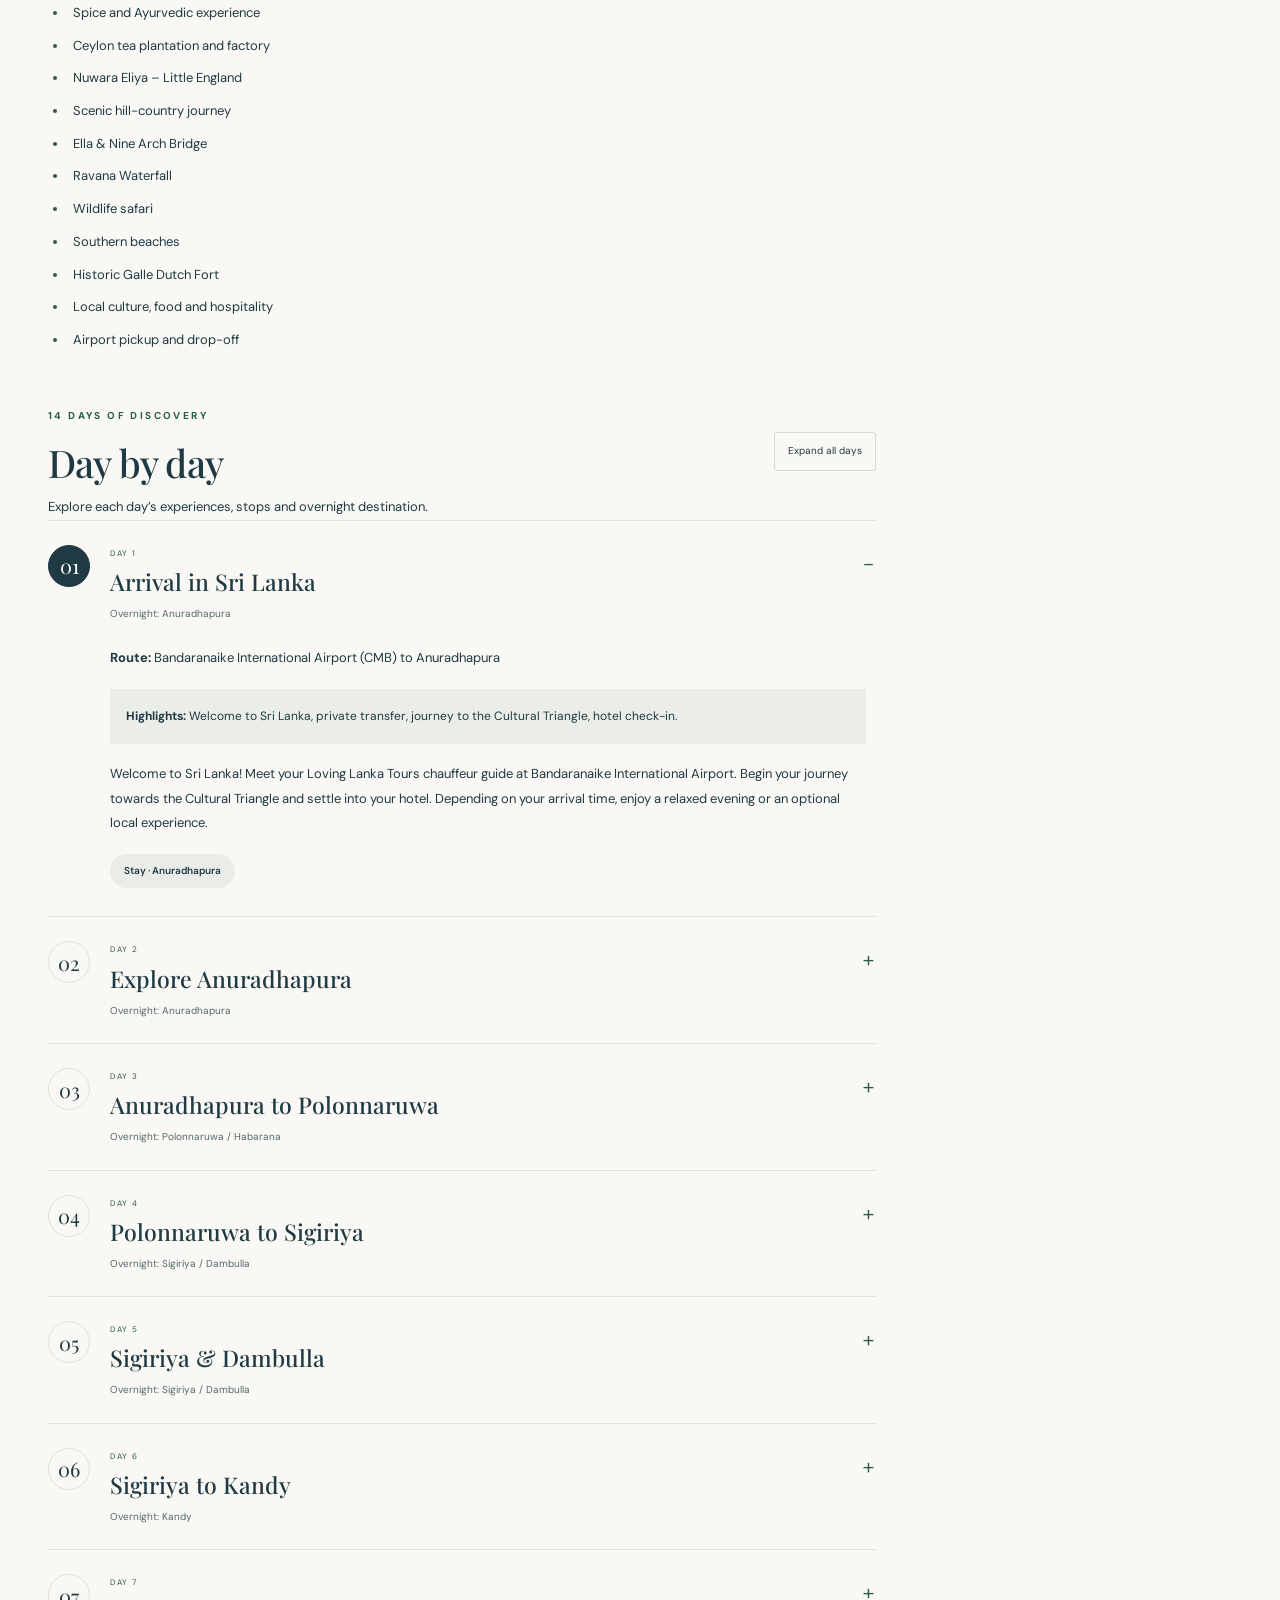
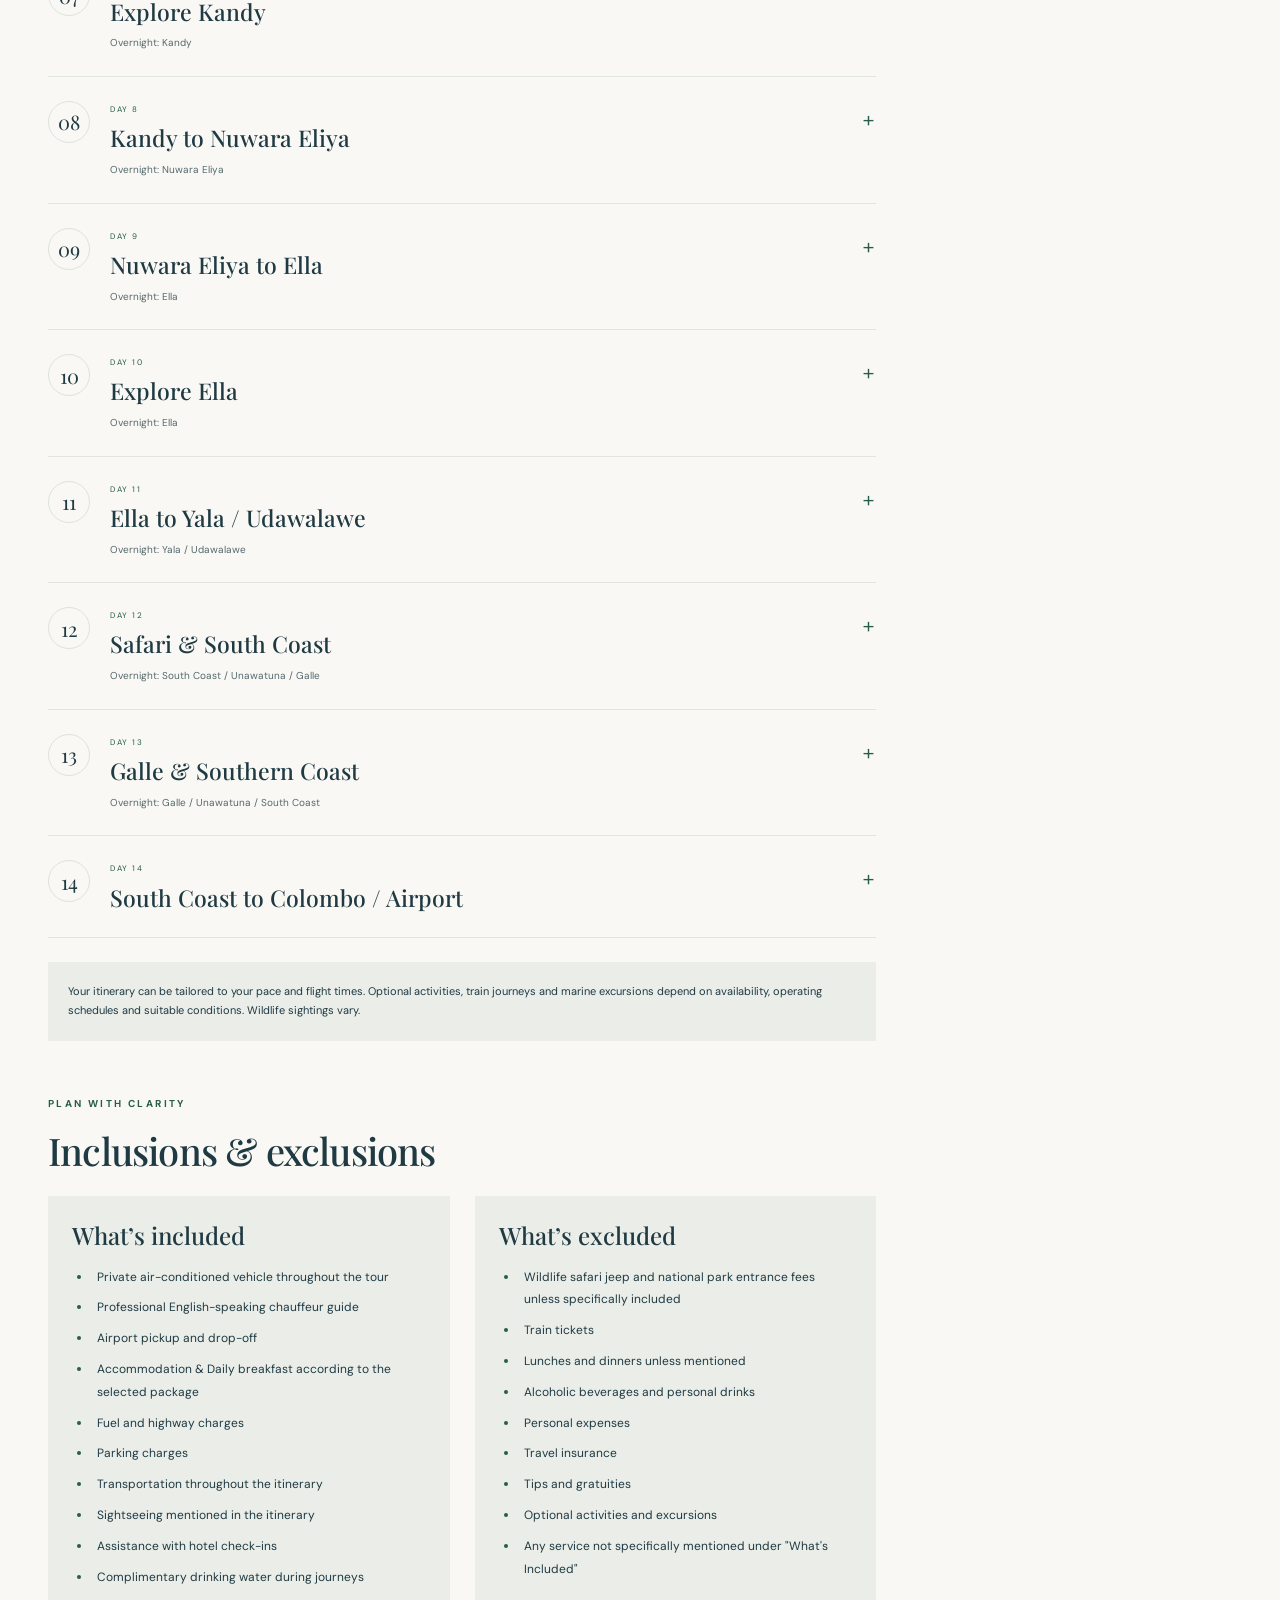
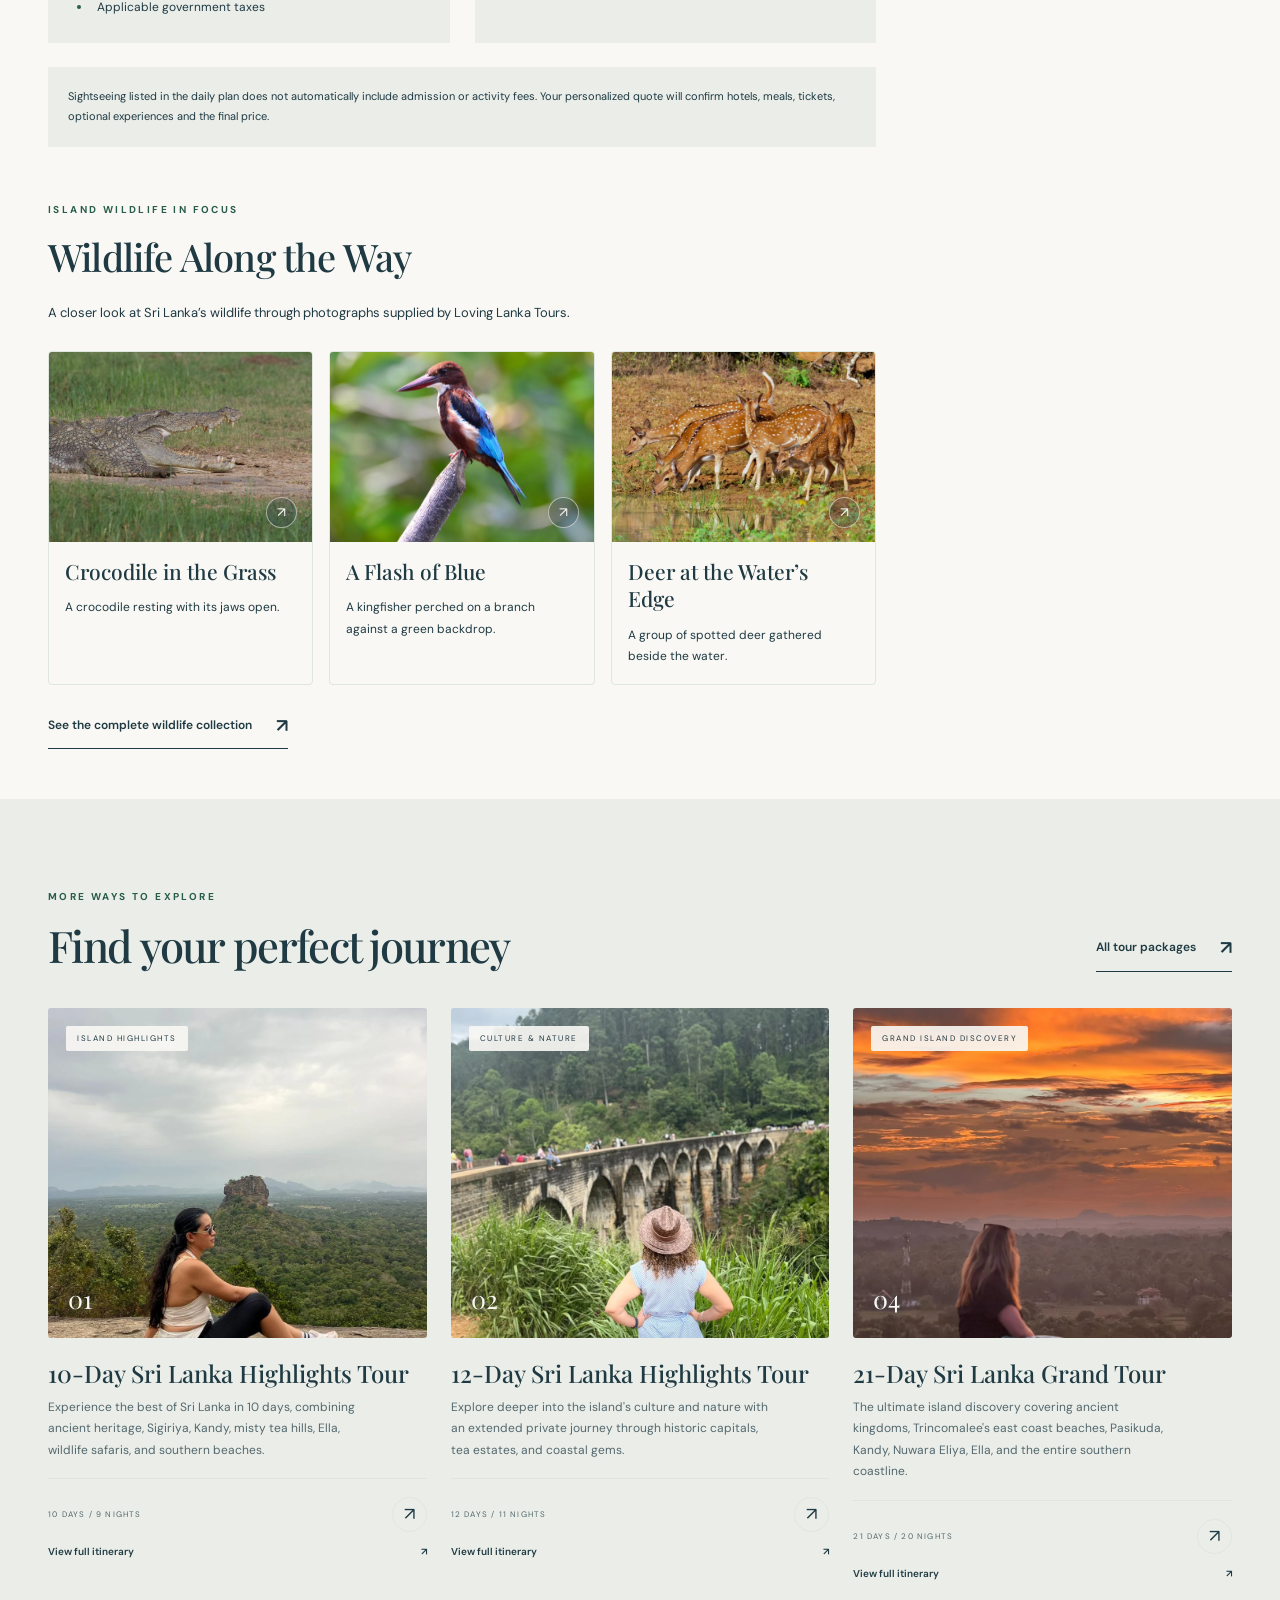
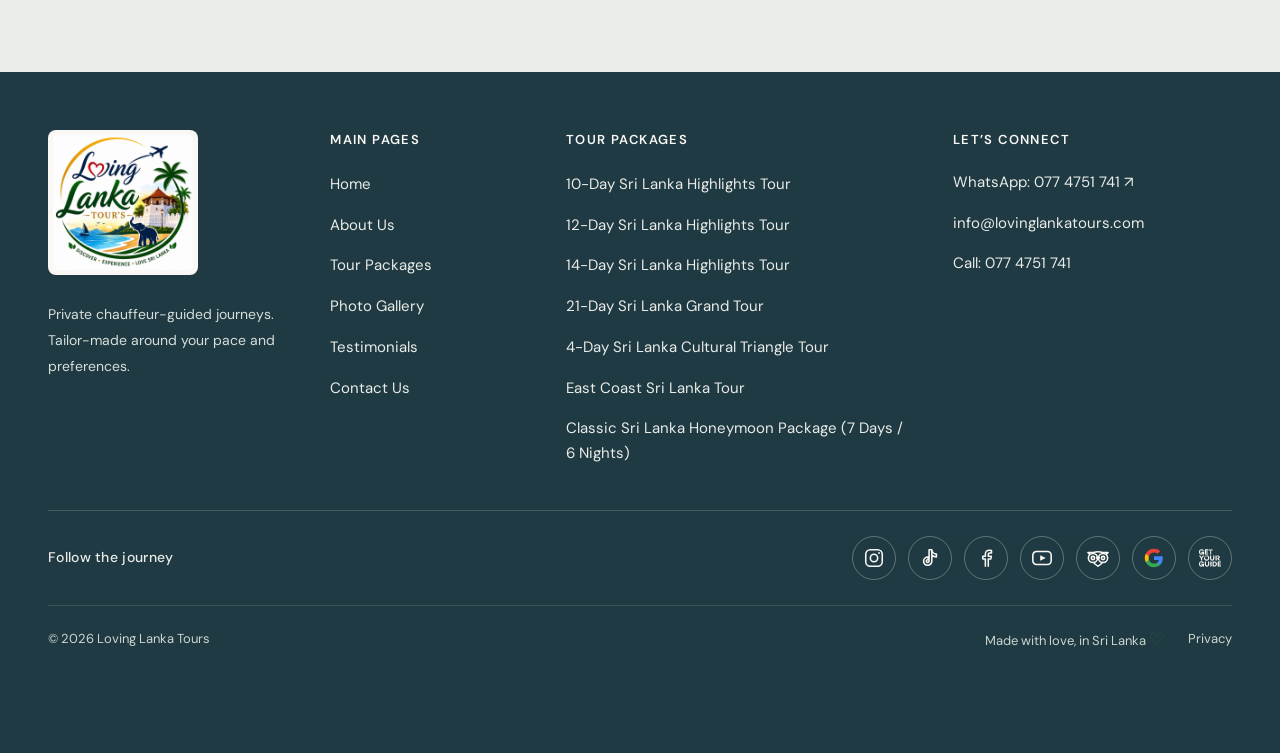
<file: tour-highlights-14.html>
<!doctype html>
<html lang="en">
<head>
<meta charset="UTF-8"><meta name="viewport" content="width=device-width,initial-scale=1">
<meta name="theme-color" content="#1f3a43"><meta name="description" content="14 Days / 13 Nights private Sri Lanka tour. Explore the full daily itinerary, route, inclusions and exclusions, then request your personalized quote.">
<title>14-Day Sri Lanka Highlights Tour | Loving Lanka Tours</title>
<meta property="og:type" content="website"><meta property="og:title" content="14-Day Sri Lanka Highlights Tour | Loving Lanka Tours"><meta property="og:description" content="14 Days / 13 Nights private Sri Lanka tour. Explore the full daily itinerary, route, inclusions and exclusions, then request your personalized quote."><meta property="og:image" content="assets/sigiriya.jpg">
<link rel="icon" href="assets/loving-lanka-logo.svg" type="image/svg+xml">
<link rel="stylesheet" href="styles.css?v=20261111-yellow-stars">
<script src="content.js?v=20261111-english-review-card" defer></script>
<script src="tour-content.js" defer></script>
<script src="app.js?v=20261127-family-photo-google-gyg" defer></script>
<script src="motion.js?v=20261106-contact-reviews" defer></script>
<script src="language.js?v=20261111-english-review-card" defer></script>
<script src="whatsapp-chat.js?v=20261030-chat" defer></script>
</head>
<body data-page="tourDetail" data-tour="highlights-14">
<a class="skip-link" href="#main">Skip to content</a>
<header class="header">
<a class="brand" href="index.html" aria-label="Loving Lanka Tours home"><img class="brand-logo" src="assets/loving-lanka-logo.svg" alt="Loving Lanka Tours — Discover, Experience, Love Sri Lanka" width="102" height="99"></a>
<nav class="desktop-nav" aria-label="Main navigation"><a href="index.html" data-nav="home">Home</a><a href="tours.html" data-nav="tours">Tour Packages</a><a href="about.html" data-nav="about">About Us</a><a href="gallery.html" data-nav="gallery">Gallery</a><a href="reviews.html" data-nav="reviews">Testimonials</a></nav>
<a class="button button-small header-cta" href="contact.html">Plan your trip <span aria-hidden="true">↗</span></a>
<div class="language-picker notranslate" translate="no"><label class="language-label" for="site-language"><svg viewBox="0 0 24 24" fill="none" aria-hidden="true"><circle cx="12" cy="12" r="9" stroke="currentColor" stroke-width="1.5"/><path d="M3 12h18M12 3c5 5 5 13 0 18-5-5-5-13 0-18Z" stroke="currentColor" stroke-width="1.5"/></svg><span class="sr-only">Website language</span></label><select id="site-language" aria-label="Website language" title="Choose a language to translate this page with Google Translate" data-source-page="tour-highlights-14.html"><option value="en" lang="en">English</option><option value="de" lang="de">Deutsch</option><option value="fr" lang="fr">Français</option></select></div>
<button class="menu-toggle" aria-label="Open navigation" aria-expanded="false" aria-controls="mobile-nav"><span></span><span></span></button>
<nav id="mobile-nav" class="mobile-nav" aria-label="Mobile navigation" hidden><a href="index.html">Home</a><a href="tours.html">Tour Packages</a><a href="about.html">About Us</a><a href="gallery.html">Gallery</a><a href="reviews.html">Testimonials</a><a href="contact.html">Plan your trip ↗</a></nav>
</header>
<main id="main"><section class="tour-hero wrap"><div class="tour-hero-copy"><a class="tour-back" href="tours.html">← All tour packages</a><span class="eyebrow pink">At a relaxed pace · PRIVATE JOURNEY</span><h1>14-Day Sri Lanka Highlights Tour</h1><div class="tour-pills"><span>14 Days / 13 Nights</span><span>English-speaking chauffeur</span><span>Customizable</span></div><p>Experience the very best of Sri Lanka on a private 14-day journey through ancient kingdoms, UNESCO heritage sites, vibrant culture, misty mountains, tea plantations, scenic hill country, wildlife and tropical beaches.</p><a class="button button-green" href="contact.html?journey=highlights-14">Plan this journey <span aria-hidden="true">↗</span></a></div><figure class="tour-hero-photo"><img src="assets/lanka-guest-25.webp" alt="A traveller watching wild elephants from a safari vehicle" fetchpriority="high"><figcaption>A traveller watching wild elephants from a safari vehicle</figcaption></figure></section>
 <nav class="tour-sections wrap" aria-label="Tour page sections"><a href="#overview">Overview</a><a href="#itinerary">Day-by-day</a><a href="#inclusions">Inclusions & exclusions</a></nav>
 <div class="wrap tour-layout"><div class="tour-reading"><section id="overview" class="tour-section"><span class="eyebrow pink">THE JOURNEY AT A GLANCE</span><h2>Your island story</h2><p>From the ancient cities of Anuradhapura and Polonnaruwa to the iconic Sigiriya Rock Fortress, cultural Kandy, the tea country of Nuwara Eliya, beautiful Ella, exciting wildlife safaris and the historic Galle Fort, this journey offers an unforgettable experience of Sri Lanka. Travel comfortably with Loving Lanka Tours, your private chauffeur-guided Sri Lanka travel partner.</p><p class="tour-type">Private Chauffeur-Guided Journey (Customizable)</p><div class="tour-route"><span class="eyebrow">YOUR ROUTE</span><p>Airport → Anuradhapura → Polonnaruwa → Sigiriya → Kandy → Nuwara Eliya → Ella → Yala or Udawalawe → South Coast / Galle → Colombo / Airport</p></div><h3>Tour highlights</h3><ul class="tour-list"><li>Private chauffeur-guided tour</li><li>Ancient city of Anuradhapura</li><li>Sacred Sri Maha Bodhi</li><li>Ancient kingdom of Polonnaruwa</li><li>Gal Vihara</li><li>Sigiriya Rock Fortress</li><li>Dambulla Cave Temple</li><li>Traditional village and local experiences</li><li>Kandy &amp; Temple of the Sacred Tooth Relic</li><li>Royal Botanical Garden</li><li>Spice and Ayurvedic experience</li><li>Ceylon tea plantation and factory</li><li>Nuwara Eliya – Little England</li><li>Scenic hill-country journey</li><li>Ella &amp; Nine Arch Bridge</li><li>Ravana Waterfall</li><li>Wildlife safari</li><li>Southern beaches</li><li>Historic Galle Dutch Fort</li><li>Local culture, food and hospitality</li><li>Airport pickup and drop-off</li></ul></section>
 <section id="itinerary" class="tour-section"><div class="itinerary-heading"><div><span class="eyebrow pink">14 DAYS OF DISCOVERY</span><h2>Day by day</h2></div><button type="button" class="itinerary-toggle" aria-controls="itinerary-days">Expand all days</button></div><p>Explore each day’s experiences, stops and overnight destination.</p><div id="itinerary-days" class="itinerary-days"><details class="itinerary-day" open><summary><span class="day-number">01</span><span><small>DAY 1</small><b>Arrival in Sri Lanka</b><em>Overnight: Anuradhapura</em></span></summary><div class="day-story"><p class="day-route"><b>Route:</b> Bandaranaike International Airport (CMB) to Anuradhapura</p><p class="day-highlights"><b>Highlights:</b> Welcome to Sri Lanka, private transfer, journey to the Cultural Triangle, hotel check-in.</p><p>Welcome to Sri Lanka! Meet your Loving Lanka Tours chauffeur guide at Bandaranaike International Airport. Begin your journey towards the Cultural Triangle and settle into your hotel. Depending on your arrival time, enjoy a relaxed evening or an optional local experience.</p><span class="overnight">Stay · Anuradhapura</span></div></details><details class="itinerary-day" ><summary><span class="day-number">02</span><span><small>DAY 2</small><b>Explore Anuradhapura</b><em>Overnight: Anuradhapura</em></span></summary><div class="day-story"><p class="day-highlights"><b>Highlights:</b> Ancient kingdom of Anuradhapura, sacred Sri Maha Bodhi, ancient stupas, monasteries, historic ruins.</p><p>Discover the ancient kingdom of Anuradhapura, one of Sri Lanka’s most important historical and religious destinations. Visit the sacred Sri Maha Bodhi, ancient stupas, monasteries and historic ruins. Experience the atmosphere of one of Sri Lanka’s oldest royal capitals and learn about the island’s fascinating Buddhist heritage.</p><span class="overnight">Stay · Anuradhapura</span></div></details><details class="itinerary-day" ><summary><span class="day-number">03</span><span><small>DAY 3</small><b>Anuradhapura to Polonnaruwa</b><em>Overnight: Polonnaruwa / Habarana</em></span></summary><div class="day-story"><p class="day-highlights"><b>Highlights:</b> Ancient city of Polonnaruwa, archaeological ruins, royal palace complex, Gal Vihara granite statues.</p><p>Travel towards the ancient city of Polonnaruwa. Explore the impressive archaeological ruins, ancient royal palace complex, temples and the famous Gal Vihara, renowned for its magnificent Buddha statues carved from granite. Enjoy a relaxed evening surrounded by the beautiful countryside.</p><span class="overnight">Stay · Polonnaruwa / Habarana</span></div></details><details class="itinerary-day" ><summary><span class="day-number">04</span><span><small>DAY 4</small><b>Polonnaruwa to Sigiriya</b><em>Overnight: Sigiriya / Dambulla</em></span></summary><div class="day-story"><p class="day-highlights"><b>Highlights:</b> Traditional Sri Lankan village experience, local life, traditional cooking, rural surroundings.</p><p>Continue towards Sigiriya. Enjoy a traditional Sri Lankan village experience, with opportunities to experience local life, traditional cooking and the beautiful rural surroundings. Later, relax at your hotel or enjoy an optional sunset experience.</p><span class="overnight">Stay · Sigiriya / Dambulla</span></div></details><details class="itinerary-day" ><summary><span class="day-number">05</span><span><small>DAY 5</small><b>Sigiriya &amp; Dambulla</b><em>Overnight: Sigiriya / Dambulla</em></span></summary><div class="day-story"><p class="day-highlights"><b>Highlights:</b> UNESCO World Heritage Sigiriya Rock Fortress, historic gardens, fortress ruins, Dambulla Cave Temple.</p><p>Visit the spectacular Sigiriya Rock Fortress, one of Sri Lanka’s most famous ancient sites. Explore the historic gardens, fortress ruins and surrounding landscapes. Later, visit the magnificent Dambulla Cave Temple, famous for its ancient murals and Buddha statues. Enjoy a relaxing evening at your hotel.</p><span class="overnight">Stay · Sigiriya / Dambulla</span></div></details><details class="itinerary-day" ><summary><span class="day-number">06</span><span><small>DAY 6</small><b>Sigiriya to Kandy</b><em>Overnight: Kandy</em></span></summary><div class="day-story"><p class="day-highlights"><b>Highlights:</b> Cultural capital transition, traditional spice garden, Ayurvedic traditions, Temple of the Sacred Tooth Relic, Kandyan cultural performance.</p><p>Travel towards the cultural capital of Sri Lanka. Visit a traditional spice garden and discover Sri Lanka’s spices and Ayurvedic traditions. Continue to Kandy and visit the Temple of the Sacred Tooth Relic. In the evening, enjoy a traditional cultural performance if available.</p><span class="overnight">Stay · Kandy</span></div></details><details class="itinerary-day" ><summary><span class="day-number">07</span><span><small>DAY 7</small><b>Explore Kandy</b><em>Overnight: Kandy</em></span></summary><div class="day-story"><p class="day-highlights"><b>Highlights:</b> Royal Botanical Garden Peradeniya, Kandy city tour, local handicrafts, gems, free time.</p><p>Spend the day discovering beautiful Kandy. Visit the Royal Botanical Garden in Peradeniya, explore the city and discover local handicrafts, gems and Sri Lankan culture. Enjoy some free time to relax or explore the city at your own pace.</p><span class="overnight">Stay · Kandy</span></div></details><details class="itinerary-day" ><summary><span class="day-number">08</span><span><small>DAY 8</small><b>Kandy to Nuwara Eliya</b><em>Overnight: Nuwara Eliya</em></span></summary><div class="day-story"><p class="day-highlights"><b>Highlights:</b> Central highlands, mountain views, valleys, waterfalls, Ceylon tea plantation and factory tour, Nuwara Eliya (&quot;Little England&quot;).</p><p>Travel through the spectacular central highlands. Enjoy breathtaking views of mountains, valleys and waterfalls. Visit a tea plantation and factory and learn how world-famous Ceylon Tea is produced. Continue to Nuwara Eliya, known as Little England, and enjoy its cool climate and colonial atmosphere.</p><span class="overnight">Stay · Nuwara Eliya</span></div></details><details class="itinerary-day" ><summary><span class="day-number">09</span><span><small>DAY 9</small><b>Nuwara Eliya to Ella</b><em>Overnight: Ella</em></span></summary><div class="day-story"><p class="day-highlights"><b>Highlights:</b> Scenic hill country, tea plantations, mountain landscapes, optional scenic train journey.</p><p>Continue through the scenic hill country towards Ella. Enjoy spectacular views of tea plantations and mountain landscapes. A scenic train experience can be arranged subject to railway operation and ticket availability. Arrive in Ella and enjoy a relaxing evening.</p><span class="overnight">Stay · Ella</span></div></details><details class="itinerary-day" ><summary><span class="day-number">10</span><span><small>DAY 10</small><b>Explore Ella</b><em>Overnight: Ella</em></span></summary><div class="day-story"><p class="day-highlights"><b>Highlights:</b> Nine Arch Bridge, tea-covered mountains, Ravana Waterfall, flexible outdoor activities.</p><p>Discover the beautiful mountain town of Ella. Visit the famous Nine Arch Bridge and enjoy spectacular views of the surrounding tea-covered mountains. Continue to Ravana Waterfall and explore the local area. The day’s activities can be adjusted according to your interests and fitness level.</p><span class="overnight">Stay · Ella</span></div></details><details class="itinerary-day" ><summary><span class="day-number">11</span><span><small>DAY 11</small><b>Ella to Yala / Udawalawe</b><em>Overnight: Yala / Udawalawe</em></span></summary><div class="day-story"><p class="day-highlights"><b>Highlights:</b> Wildlife region transfer, Yala or Udawalawe National Park safari, wild elephants, diverse wildlife.</p><p>Travel towards Sri Lanka’s wildlife region. Depending on your preferred route, visit Yala National Park or Udawalawe National Park. Enjoy a wildlife safari and look for elephants, crocodiles, deer, monkeys and many species of birds.</p><span class="overnight">Stay · Yala / Udawalawe</span></div></details><details class="itinerary-day" ><summary><span class="day-number">12</span><span><small>DAY 12</small><b>Safari &amp; South Coast</b><em>Overnight: South Coast / Unawatuna / Galle</em></span></summary><div class="day-story"><p class="day-highlights"><b>Highlights:</b> Early morning wildlife safari, transition to the southern coastline, Indian Ocean beach relaxation.</p><p>Enjoy an early morning wildlife safari. After breakfast, continue towards Sri Lanka’s beautiful southern coastline. Arrive at your beach hotel and spend the afternoon relaxing beside the Indian Ocean.</p><span class="overnight">Stay · South Coast / Unawatuna / Galle</span></div></details><details class="itinerary-day" ><summary><span class="day-number">13</span><span><small>DAY 13</small><b>Galle &amp; Southern Coast</b><em>Overnight: Galle / Unawatuna / South Coast</em></span></summary><div class="day-story"><p class="day-highlights"><b>Highlights:</b> Historic Galle Fort, colonial architecture, narrow streets, boutique cafés, free time at the beach, optional excursions.</p><p>Explore the historic Galle Fort, famous for its colonial architecture, charming streets, cafés, boutiques and ocean views. Continue along the southern coast and enjoy some free time at the beach. Optional experiences can include a boat trip, turtle experience, local village visit or sunset by the ocean.</p><span class="overnight">Stay · Galle / Unawatuna / South Coast</span></div></details><details class="itinerary-day" ><summary><span class="day-number">14</span><span><small>DAY 14</small><b>South Coast to Colombo / Airport</b></span></summary><div class="day-story"><p class="day-highlights"><b>Highlights:</b> Final morning, beach relaxation or Colombo shopping/sightseeing (flight-dependent), private airport transfer.</p><p>Enjoy your final morning in Sri Lanka. Depending on your flight time, relax at the beach or enjoy a short Colombo sightseeing and shopping experience. Transfer to Bandaranaike International Airport for your departure. Airport drop-off included.</p></div></details></div><p class="tour-note">Your itinerary can be tailored to your pace and flight times. Optional activities, train journeys and marine excursions depend on availability, operating schedules and suitable conditions. Wildlife sightings vary.</p></section>
 <section id="inclusions" class="tour-section"><span class="eyebrow pink">PLAN WITH CLARITY</span><h2>Inclusions & exclusions</h2><div class="tour-costs"><article><h3>What’s included</h3><ul class="tour-list"><li>Private air-conditioned vehicle throughout the tour</li><li>Professional English-speaking chauffeur guide</li><li>Airport pickup and drop-off</li><li>Accommodation &amp; Daily breakfast according to the selected package</li><li>Fuel and highway charges</li><li>Parking charges</li><li>Transportation throughout the itinerary</li><li>Sightseeing mentioned in the itinerary</li><li>Assistance with hotel check-ins</li><li>Complimentary drinking water during journeys</li><li>Applicable government taxes</li></ul></article><article><h3>What’s excluded</h3><ul class="tour-list"><li>Wildlife safari jeep and national park entrance fees unless specifically included</li><li>Train tickets</li><li>Lunches and dinners unless mentioned</li><li>Alcoholic beverages and personal drinks</li><li>Personal expenses</li><li>Travel insurance</li><li>Tips and gratuities</li><li>Optional activities and excursions</li><li>Any service not specifically mentioned under &quot;What&#39;s Included&quot;</li></ul></article></div><p class="tour-note">Sightseeing listed in the daily plan does not automatically include admission or activity fees. Your personalized quote will confirm hotels, meals, tickets, optional experiences and the final price.</p></section>

 <section class="tour-section tour-wildlife" aria-labelledby="tour-wildlife-heading"><span class="eyebrow pink">ISLAND WILDLIFE IN FOCUS</span><h2 id="tour-wildlife-heading">Wildlife Along the Way</h2><p>A closer look at Sri Lanka’s wildlife through photographs supplied by Loving Lanka Tours.</p><div class="wildlife-grid"><figure class="wildlife-photo"><button class="photo-button" data-photo="15" aria-label="View Crocodile in the Grass"><img src="assets/lanka-wildlife-04.webp" alt="Crocodile in the Grass" loading="lazy"></button><figcaption><strong>Crocodile in the Grass</strong><p>A crocodile resting with its jaws open.</p></figcaption></figure><figure class="wildlife-photo"><button class="photo-button" data-photo="21" aria-label="View A Flash of Blue"><img src="assets/lanka-wildlife-10.webp" alt="A Flash of Blue" loading="lazy"></button><figcaption><strong>A Flash of Blue</strong><p>A kingfisher perched on a branch against a green backdrop.</p></figcaption></figure><figure class="wildlife-photo"><button class="photo-button" data-photo="33" aria-label="View Deer at the Water’s Edge"><img src="assets/lanka-wildlife-22.webp" alt="Deer at the Water’s Edge" loading="lazy"></button><figcaption><strong>Deer at the Water’s Edge</strong><p>A group of spotted deer gathered beside the water.</p></figcaption></figure></div><a class="text-link" href="gallery.html">See the complete wildlife collection <span aria-hidden="true">↗</span></a></section></div>
 <aside class="tour-planning"><div class="tour-quote-card"><span class="eyebrow">YOUR JOURNEY, YOUR PACE</span><h2>Let’s make it yours.</h2><p>Choose your travel dates, accommodation style and favorite experiences. We’ll help shape your private journey.</p><dl><div><dt>Duration</dt><dd>14 Days / 13 Nights</dd></div><div><dt>Travel style</dt><dd>Private & flexible</dd></div><div><dt>Accommodation</dt><dd>Comfort · Premium · Luxury</dd></div></dl><a class="button" href="contact.html?journey=highlights-14">Get a custom quote ↗</a><a class="tour-quote-contact" href="tel:+94774751741">Call 077 4751 741</a><small>No fixed price listed. Request a quote for your dates and group.</small></div></aside></div>
 <section class="section tour-more"><div class="wrap"><div class="section-head"><div><span class="eyebrow pink">MORE WAYS TO EXPLORE</span><h2>Find your perfect journey</h2></div><a class="text-link" href="tours.html">All tour packages <span aria-hidden="true">↗</span></a></div><div class="journey-grid"><article class="journey-card"><a class="journey-card-link" href="tour-highlights-10.html" aria-label="View 10-Day Sri Lanka Highlights Tour itinerary"><div class="journey-photo"><img src="assets/lanka-guest-01.webp" alt="A traveller looking towards Sigiriya Rock Fortress" loading="lazy"><span class="journey-tag">Island highlights</span><span class="journey-num">01</span></div><h3>10-Day Sri Lanka Highlights Tour</h3><p>Experience the best of Sri Lanka in 10 days, combining ancient heritage, Sigiriya, Kandy, misty tea hills, Ella, wildlife safaris, and southern beaches.</p><div class="journey-bottom"><span class="journey-meta">10 Days / 9 Nights</span><span class="circle-button" aria-hidden="true">↗</span></div><span class="tour-request-link">View full itinerary <span aria-hidden="true">↗</span></span></a></article><article class="journey-card"><a class="journey-card-link" href="tour-highlights-12.html" aria-label="View 12-Day Sri Lanka Highlights Tour itinerary"><div class="journey-photo"><img src="assets/lanka-guest-31.webp" alt="A traveller beside Ella’s Nine Arch Bridge" loading="lazy"><span class="journey-tag">Culture &amp; nature</span><span class="journey-num">02</span></div><h3>12-Day Sri Lanka Highlights Tour</h3><p>Explore deeper into the island&#39;s culture and nature with an extended private journey through historic capitals, tea estates, and coastal gems.</p><div class="journey-bottom"><span class="journey-meta">12 Days / 11 Nights</span><span class="circle-button" aria-hidden="true">↗</span></div><span class="tour-request-link">View full itinerary <span aria-hidden="true">↗</span></span></a></article><article class="journey-card"><a class="journey-card-link" href="tour-grand-21.html" aria-label="View 21-Day Sri Lanka Grand Tour itinerary"><div class="journey-photo"><img src="assets/lanka-guest-29.webp" alt="A colourful sunset above Sri Lanka’s tropical forest" loading="lazy"><span class="journey-tag">Grand island discovery</span><span class="journey-num">04</span></div><h3>21-Day Sri Lanka Grand Tour</h3><p>The ultimate island discovery covering ancient kingdoms, Trincomalee&#39;s east coast beaches, Pasikuda, Kandy, Nuwara Eliya, Ella, and the entire southern coastline.</p><div class="journey-bottom"><span class="journey-meta">21 Days / 20 Nights</span><span class="circle-button" aria-hidden="true">↗</span></div><span class="tour-request-link">View full itinerary <span aria-hidden="true">↗</span></span></a></article></div></div></section></main>
<footer class="footer"><div class="footer-top wrap"><div><a class="brand footer-brand" href="index.html"><img class="brand-logo" src="assets/loving-lanka-logo.svg" alt="Loving Lanka Tours — Discover, Experience, Love Sri Lanka" width="102" height="99"></a><p>Private chauffeur-guided journeys.<br>Tailor-made around your pace and preferences.</p></div><div class="footer-pages"><h2 class="footer-heading">Main Pages</h2><nav aria-label="Footer main pages"><a href="index.html">Home</a><a href="about.html">About Us</a><a href="tours.html">Tour Packages</a><a href="gallery.html">Photo Gallery</a><a href="reviews.html">Testimonials</a><a href="contact.html">Contact Us</a></nav></div><div class="footer-tours"><h2 class="footer-heading">Tour Packages</h2><nav aria-label="Footer tour packages"><a href="tour-highlights-10.html">10-Day Sri Lanka Highlights Tour</a><a href="tour-highlights-12.html">12-Day Sri Lanka Highlights Tour</a><a href="tour-highlights-14.html">14-Day Sri Lanka Highlights Tour</a><a href="tour-grand-21.html">21-Day Sri Lanka Grand Tour</a><a href="tour-culture-4.html">4-Day Sri Lanka Cultural Triangle Tour</a><a href="tour-east-coast.html">East Coast Sri Lanka Tour</a><a href="tour-honeymoon-7.html">Classic Sri Lanka Honeymoon Package (7 Days / 6 Nights)</a></nav></div><div><span class="eyebrow">LET’S CONNECT</span><a href="https://wa.me/94774751741" target="_blank" rel="noopener">WhatsApp: 077 4751 741 ↗</a><a href="mailto:info@lovinglankatours.com">info@lovinglankatours.com</a><a href="tel:+94774751741">Call: 077 4751 741</a></div></div><div class="footer-social wrap"><span class="footer-social-label">Follow the journey</span><nav class="footer-social-icons" aria-label="Follow Loving Lanka Tours"><a href="https://www.instagram.com/lovinglanka_by_nadika/" target="_blank" rel="noopener noreferrer" aria-label="Loving Lanka Tours on Instagram (opens in a new tab)" title="Instagram"><svg viewBox="0 0 24 24" fill="none" stroke="currentColor" stroke-width="1.7" stroke-linecap="round" stroke-linejoin="round" aria-hidden="true"><rect x="3" y="3" width="18" height="18" rx="5"/><circle cx="12" cy="12" r="4"/><circle cx="17.5" cy="6.5" r="1" fill="currentColor" stroke="none"/></svg></a><a href="https://www.tiktok.com/@loving_lanka_tours" target="_blank" rel="noopener noreferrer" aria-label="Loving Lanka Tours on TikTok (opens in a new tab)" title="TikTok"><svg viewBox="0 0 24 24" fill="none" stroke="currentColor" stroke-width="1.7" stroke-linecap="round" stroke-linejoin="round" aria-hidden="true"><path d="M14 3v12.5a4.5 4.5 0 1 1-4-4.5v3a1.5 1.5 0 1 0 1 1.5V3h3c.4 2.7 2.1 4.5 5 4.8v3c-2-.1-3.6-.8-5-2"/></svg></a><a href="https://www.facebook.com/lovinglankabynadika/" target="_blank" rel="noopener noreferrer" aria-label="Loving Lanka Tours on Facebook (opens in a new tab)" title="Facebook"><svg viewBox="0 0 24 24" fill="none" stroke="currentColor" stroke-width="1.7" stroke-linecap="round" stroke-linejoin="round" aria-hidden="true"><path d="M14.5 21v-8h2.8l.5-3h-3.3V8c0-.9.3-1.5 1.6-1.5H18V3.8c-.7-.1-1.6-.2-2.5-.2-2.5 0-4.2 1.5-4.2 4.3V10H8.5v3h2.8v8"/></svg></a><a href="https://www.youtube.com/channel/UCVi81lHfutHq9T9eoYvtcVw" target="_blank" rel="noopener noreferrer" aria-label="Loving Lanka Tours on YouTube (opens in a new tab)" title="YouTube"><svg viewBox="0 0 24 24" fill="none" stroke="currentColor" stroke-width="1.7" stroke-linecap="round" stroke-linejoin="round" aria-hidden="true"><rect x="2" y="5" width="20" height="14" rx="4"/><path d="m10 9 6 3-6 3Z" fill="currentColor" stroke="none"/></svg></a><a href="https://www.tripadvisor.co.uk/attraction_review-g304138-d16664850-reviews-loving_lanka_tours-kandy_kandy_district_central_province.html" target="_blank" rel="noopener noreferrer" aria-label="Loving Lanka Tours on Tripadvisor (opens in a new tab)" title="Tripadvisor"><svg viewBox="0 0 24 24" fill="none" stroke="currentColor" stroke-width="1.7" stroke-linecap="round" stroke-linejoin="round" aria-hidden="true"><path d="m3 8-2-2h6a16 16 0 0 1 10 0h6l-2 2M10.5 11.5l1.5 2 1.5-2M8 18l4 3 4-3"/><circle cx="6.5" cy="12" r="5"/><circle cx="17.5" cy="12" r="5"/><circle cx="6.5" cy="12" r="1.8"/><circle cx="17.5" cy="12" r="1.8"/></svg></a><a href="https://share.google/X7iT61F7IpJR98NSJ" target="_blank" rel="noopener noreferrer" aria-label="Loving Lanka Tours on Google (opens in a new tab)" title="Google"><svg viewBox="0 0 24 24" aria-hidden="true"><path fill="#4285F4" d="M21.6 12.23c0-.72-.06-1.42-.18-2.1H12v3.97h5.38a4.6 4.6 0 0 1-2 3.02v2.47h3.23c1.9-1.75 2.99-4.34 2.99-7.36Z"/><path fill="#34A853" d="M12 22c2.7 0 4.96-.9 6.61-2.41l-3.23-2.47c-.9.6-2.04.96-3.38.96-2.6 0-4.8-1.76-5.59-4.12H3.07v2.55A9.99 9.99 0 0 0 12 22Z"/><path fill="#FBBC05" d="M6.41 13.96a6 6 0 0 1 0-3.92V7.49H3.07a10 10 0 0 0 0 9.02l3.34-2.55Z"/><path fill="#EA4335" d="M12 5.92c1.47 0 2.79.5 3.82 1.5l2.87-2.88C16.95 2.9 14.7 2 12 2a9.99 9.99 0 0 0-8.93 5.49l3.34 2.55C7.2 7.68 9.4 5.92 12 5.92Z"/></svg></a><a href="https://www.getyourguide.com/loving-lanka-tours-s771110/" target="_blank" rel="noopener noreferrer" aria-label="Loving Lanka Tours on GetYourGuide (opens in a new tab)" title="GetYourGuide"><svg viewBox="0 -26.5 256 256" fill="currentColor" aria-hidden="true"><g><path d="M58.7693166,91.1888424 C58.7693166,87.1185495 61.9112971,84.1193863 65.8387727,84.1193863 C69.7662483,84.1193863 72.9082287,87.1899582 72.9082287,91.1888424 C72.9082287,95.2591353 69.7662483,98.2582985 65.8387727,98.2582985 C61.9112971,98.2582985 58.7693166,95.1877266 58.7693166,91.1888424 Z M71.3372385,78.4781032 C71.3372385,82.5483961 74.479219,85.5475593 78.4066946,85.5475593 C82.3341702,85.5475593 85.4761506,82.4769874 85.4761506,78.4781032 C85.4761506,74.4078103 82.3341702,71.4086471 78.4066946,71.4086471 C74.479219,71.4086471 71.3372385,74.4078103 71.3372385,78.4781032 Z M88.5467225,69.8376569 L88.5467225,82.5483961 C98.4725244,82.5483961 106.256067,90.6175732 106.256067,101.186053 C106.256067,111.754533 98.4011158,119.82371 88.5467225,119.82371 C78.6209205,119.82371 70.837378,111.754533 70.837378,101.186053 L56.9841004,101.186053 C56.9841004,118.75258 70.9801953,132.534449 88.5467225,132.534449 C106.11325,132.534449 120.109344,118.75258 120.109344,101.186053 C120.109344,83.6195258 106.11325,69.8376569 88.5467225,69.8376569 Z M231.006974,189.018689 L231.006974,176.950628 L253.35788,176.950628 L253.35788,164.882566 L231.006974,164.882566 L231.006974,153.028731 L255.642957,153.028731 L255.642957,140.889261 L217.439331,140.889261 L217.439331,201.08675 L256,201.08675 L256,188.94728 L231.006974,188.94728 L231.006974,189.018689 Z M209.370153,171.02371 C209.370153,188.304603 196.159554,201.08675 177.521897,201.08675 L157.670293,201.08675 L157.670293,140.817852 L177.521897,140.817852 C196.159554,140.817852 209.370153,153.742817 209.370153,171.02371 Z M195.516876,171.02371 C195.516876,160.740865 188.661646,152.957322 178.593026,152.957322 L171.166527,152.957322 L171.166527,189.018689 L178.593026,189.018689 C188.661646,189.018689 195.516876,181.306555 195.516876,171.02371 Z M104.899303,177.950349 C104.899303,184.876987 99.972106,190.01841 93.1882845,190.01841 C86.404463,190.01841 81.4772664,184.876987 81.4772664,177.950349 L81.4772664,140.960669 L68.0524407,140.960669 L68.0524407,177.736123 C68.0524407,191.946444 78.6923291,202.372106 93.1882845,202.372106 C107.68424,202.372106 118.324128,191.875035 118.324128,177.736123 L118.324128,140.960669 L104.899303,140.960669 L104.899303,177.950349 L104.899303,177.950349 Z M26.7782427,179.164296 L40.1316597,179.164296 C38.9177127,185.376848 33.4192469,190.161227 26.8496513,190.161227 C19.4945607,190.161227 13.567643,184.23431 13.567643,175.593863 L13.567643,166.667782 C13.567643,158.170153 19.9230126,151.886192 28.8490934,151.886192 C35.7757322,151.886192 41.9882845,155.670851 43.9877266,161.169317 L56.4842399,156.813389 C53.0566248,146.244909 41.7740586,139.675314 28.8490934,139.675314 C12.4965132,139.675314 0.357043236,150.672245 0.357043236,166.667782 L0.357043236,175.593863 C0.428451883,190.946722 11.7824268,202.372106 25.7785216,202.372106 C34.4903766,202.372106 42.2025105,197.94477 46.7012552,191.08954 L46.7012552,201.158159 L58.5550907,201.158159 L58.5550907,167.667503 L26.7782427,167.667503 L26.7782427,179.164296 Z M178.664435,107.827057 L178.664435,71.0516039 L165.239609,71.0516039 L165.239609,108.041283 C165.239609,114.967922 160.312413,120.109344 153.528591,120.109344 C146.74477,120.109344 141.817573,114.967922 141.817573,108.041283 L141.817573,71.0516039 L128.392748,71.0516039 L128.392748,107.827057 C128.392748,122.037378 139.032636,132.46304 153.528591,132.46304 C168.024547,132.46304 178.664435,122.037378 178.664435,107.827057 Z M22.7079498,131.249093 L36.2041841,131.249093 L36.2041841,108.398326 L58.8407252,71.0516039 L43.5592748,71.0516039 L29.2775453,95.6875872 L15.2100418,71.0516039 L0,71.0516039 L22.6365411,108.541144 L22.6365411,131.249093 L22.7079498,131.249093 Z M158.312971,1.14253835 L112.611437,1.14253835 L112.611437,13.2820084 L158.312971,13.2820084 L158.312971,1.14253835 Z M106.827336,49.2005579 L81.762901,49.2005579 L81.762901,37.1324965 L104.113808,37.1324965 L104.113808,25.0644351 L81.762901,25.0644351 L81.762901,13.2105997 L106.398884,13.2105997 L106.398884,1.07112971 L68.195258,1.07112971 L68.195258,61.2686192 L106.755927,61.2686192 L106.755927,49.2005579 L106.827336,49.2005579 Z M25.7785216,62.6253835 C34.4903766,62.6253835 42.2025105,58.1980474 46.7012552,51.3428173 L46.7012552,61.4114365 L58.5550907,61.4114365 L58.5550907,27.920781 L26.7782427,27.920781 L26.7782427,39.4889819 L40.1316597,39.4889819 C38.9177127,45.7015342 33.4192469,50.4859135 26.8496513,50.4859135 C19.4945607,50.4859135 13.567643,44.5589958 13.567643,35.9185495 L13.567643,26.9924686 C13.567643,18.4948396 19.9230126,12.2108787 28.8490934,12.2108787 C35.7757322,12.2108787 41.9882845,15.995537 43.9877266,21.4940028 L56.4842399,17.1380753 C53.0566248,6.56959554 41.7740586,0 28.8490934,0 C12.4965132,0 0.357043236,10.9969317 0.357043236,26.9924686 L0.357043236,35.9185495 C0.428451883,51.2 11.7824268,62.6253835 25.7785216,62.6253835 Z M209.441562,116.039052 L202.443515,108.683961 L209.370153,101.186053 L202.372106,93.8309623 L209.298745,86.3330544 L202.300697,78.9779637 L210.012831,71.0516039 L196.016736,71.0516039 L188.44742,79.0493724 L195.445467,86.404463 L188.518828,93.902371 L195.516876,101.257462 L188.590237,108.75537 L195.588285,116.11046 L188.661646,123.608368 L196.088145,131.320502 L210.155649,131.320502 L202.586332,123.53696 L209.441562,116.039052 Z M143.817015,169.238494 C145.816457,167.453278 149.172664,164.454114 149.172664,158.88424 C149.172664,153.385774 145.816457,150.315202 143.817015,148.529986 C143.745607,148.458577 143.674198,148.387169 143.602789,148.31576 C142.603068,147.24463 142.460251,145.745049 142.388842,145.030962 L142.388842,140.817852 L128.821199,140.817852 L128.821199,146.459135 L128.821199,146.459135 C128.821199,146.530544 128.821199,146.601953 128.821199,146.673361 C128.821199,152.171827 132.177406,155.242399 134.176848,157.027615 C135.605021,158.312971 135.605021,158.384379 135.605021,158.88424 C135.605021,159.3841 135.605021,159.455509 134.176848,160.740865 C132.248815,162.454672 129.106834,165.311018 128.892608,170.452441 L128.892608,170.452441 C128.892608,170.523849 128.892608,170.666667 128.892608,170.738075 C128.892608,170.809484 128.892608,170.809484 128.892608,170.880893 C128.892608,170.952301 128.892608,170.952301 128.892608,171.02371 C128.892608,171.095119 128.892608,171.237936 128.892608,171.309344 L128.892608,171.309344 C129.106834,176.450767 132.320223,179.307113 134.176848,181.020921 C135.605021,182.306276 135.605021,182.377685 135.605021,182.877545 C135.605021,183.377406 135.605021,183.448815 134.176848,184.73417 C132.177406,186.519386 128.821199,189.51855 128.821199,195.088424 C128.821199,195.159833 128.821199,195.231241 128.821199,195.30265 L128.821199,195.30265 L128.821199,200.943933 L142.388842,200.943933 L142.388842,196.730823 C142.388842,196.016736 142.603068,194.517155 143.602789,193.446025 C143.674198,193.374616 143.745607,193.303208 143.817015,193.231799 C145.816457,191.446583 149.172664,188.44742 149.172664,182.877545 C149.172664,177.379079 145.816457,174.308508 143.817015,172.523291 C142.53166,171.380753 142.388842,171.166527 142.388842,170.809484 C142.460251,170.595258 142.603068,170.381032 143.817015,169.238494 Z M128.678382,61.3400279 L142.174616,61.3400279 L142.174616,50.1288703 L128.678382,50.1288703 L128.678382,61.3400279 Z M142.246025,34.1333333 L128.749791,34.1333333 L128.749791,45.3444909 L142.246025,45.3444909 L142.246025,34.1333333 Z M142.246025,18.0663877 L128.749791,18.0663877 L128.749791,29.2775453 L142.246025,29.2775453 L142.246025,18.0663877 Z M244.574616,131.249093 L228.150628,108.255509 C236.148396,105.756206 241.718271,98.758159 241.718271,90.1891213 C241.718271,79.335007 232.720781,71.0516039 221.366806,71.0516039 L213.440446,71.0516039 L213.440446,83.2624826 L220.866946,83.2624826 C224.794421,83.2624826 227.864993,86.404463 227.864993,90.5461646 C227.864993,94.6878661 224.794421,97.8298466 220.866946,97.8298466 L213.440446,97.8298466 L213.440446,109.398047 L228.150628,131.320502 L244.574616,131.320502 L244.574616,131.249093 Z"/></g></svg></a></nav></div><div class="footer-bottom wrap"><span>© 2026 Loving Lanka Tours</span><span>Made with love, in Sri Lanka <span class="pink">♡</span></span><a href="privacy.html">Privacy</a></div></footer>
<dialog id="journey-dialog" class="journey-dialog" aria-label="Journey details"><button class="dialog-close" aria-label="Close journey details">×</button><div id="journey-detail"></div></dialog>
<dialog id="lightbox" class="lightbox" aria-label="Travel photo viewer"><button class="dialog-close" aria-label="Close photo">×</button><button class="lightbox-prev" aria-label="Previous photo">←</button><figure><img id="lightbox-image" alt=""><figcaption id="lightbox-caption"></figcaption></figure><button class="lightbox-next" aria-label="Next photo">→</button></dialog>
<section class="whatsapp-panel" id="whatsapp-panel" role="dialog" aria-labelledby="whatsapp-panel-title" aria-describedby="whatsapp-panel-note" hidden><div class="whatsapp-panel-header"><div><span class="eyebrow">LOVING LANKA TOURS</span><h2 id="whatsapp-panel-title">Chat with Nadika</h2></div><button class="whatsapp-panel-close" type="button" aria-label="Close WhatsApp message window">×</button></div><div class="whatsapp-panel-body"><p class="whatsapp-greeting">Hello! Tell Nadika about your Sri Lanka trip or ask a question.</p><form id="whatsapp-message-form"><label for="whatsapp-message">Your message</label><textarea id="whatsapp-message" name="message" rows="4" maxlength="2000" placeholder="Hi Nadika, I’d like to plan a tour…" required></textarea><p id="whatsapp-panel-note">Click Send to open WhatsApp with your message ready. You can send it to Nadika there.</p><button class="button whatsapp-send" type="submit" disabled>Send <span aria-hidden="true">↗</span></button></form></div></section>
<button class="whatsapp-float" type="button" aria-label="Chat with Nadika on WhatsApp" aria-expanded="false" aria-controls="whatsapp-panel" aria-haspopup="dialog"><svg viewBox="0 0 32 32" fill="currentColor" aria-hidden="true"><path d="M16 .8A15.1 15.1 0 0 0 3 23.6L.8 31.2l7.8-2A15.2 15.2 0 1 0 16 .8Zm0 27.5a12.5 12.5 0 0 1-6.4-1.8l-.5-.3-4.6 1.2 1.2-4.5-.3-.5a12.6 12.6 0 1 1 10.6 5.9Zm6.9-9.4c-.4-.2-2.3-1.1-2.6-1.2-.4-.1-.6-.2-.9.2l-1.2 1.4c-.2.2-.4.3-.8.1-1.1-.5-2.1-1.1-2.9-1.8a11 11 0 0 1-2-2.5c-.2-.4 0-.6.2-.8l.6-.7.4-.7c.1-.2 0-.5 0-.7l-1.2-2.8c-.3-.7-.6-.6-.8-.6h-.7c-.3 0-.7.1-1 .5a4.2 4.2 0 0 0-1.3 3.1c0 1.9 1.4 3.6 1.6 3.9.2.2 2.7 4.1 6.5 5.8.9.4 1.6.6 2.2.8 1 .3 1.9.2 2.6.1.8-.1 2.3-.9 2.6-1.8.3-.9.3-1.7.2-1.8-.1-.2-.3-.3-.7-.5Z"/></svg><span>WhatsApp</span></button>
</body></html>
</file>
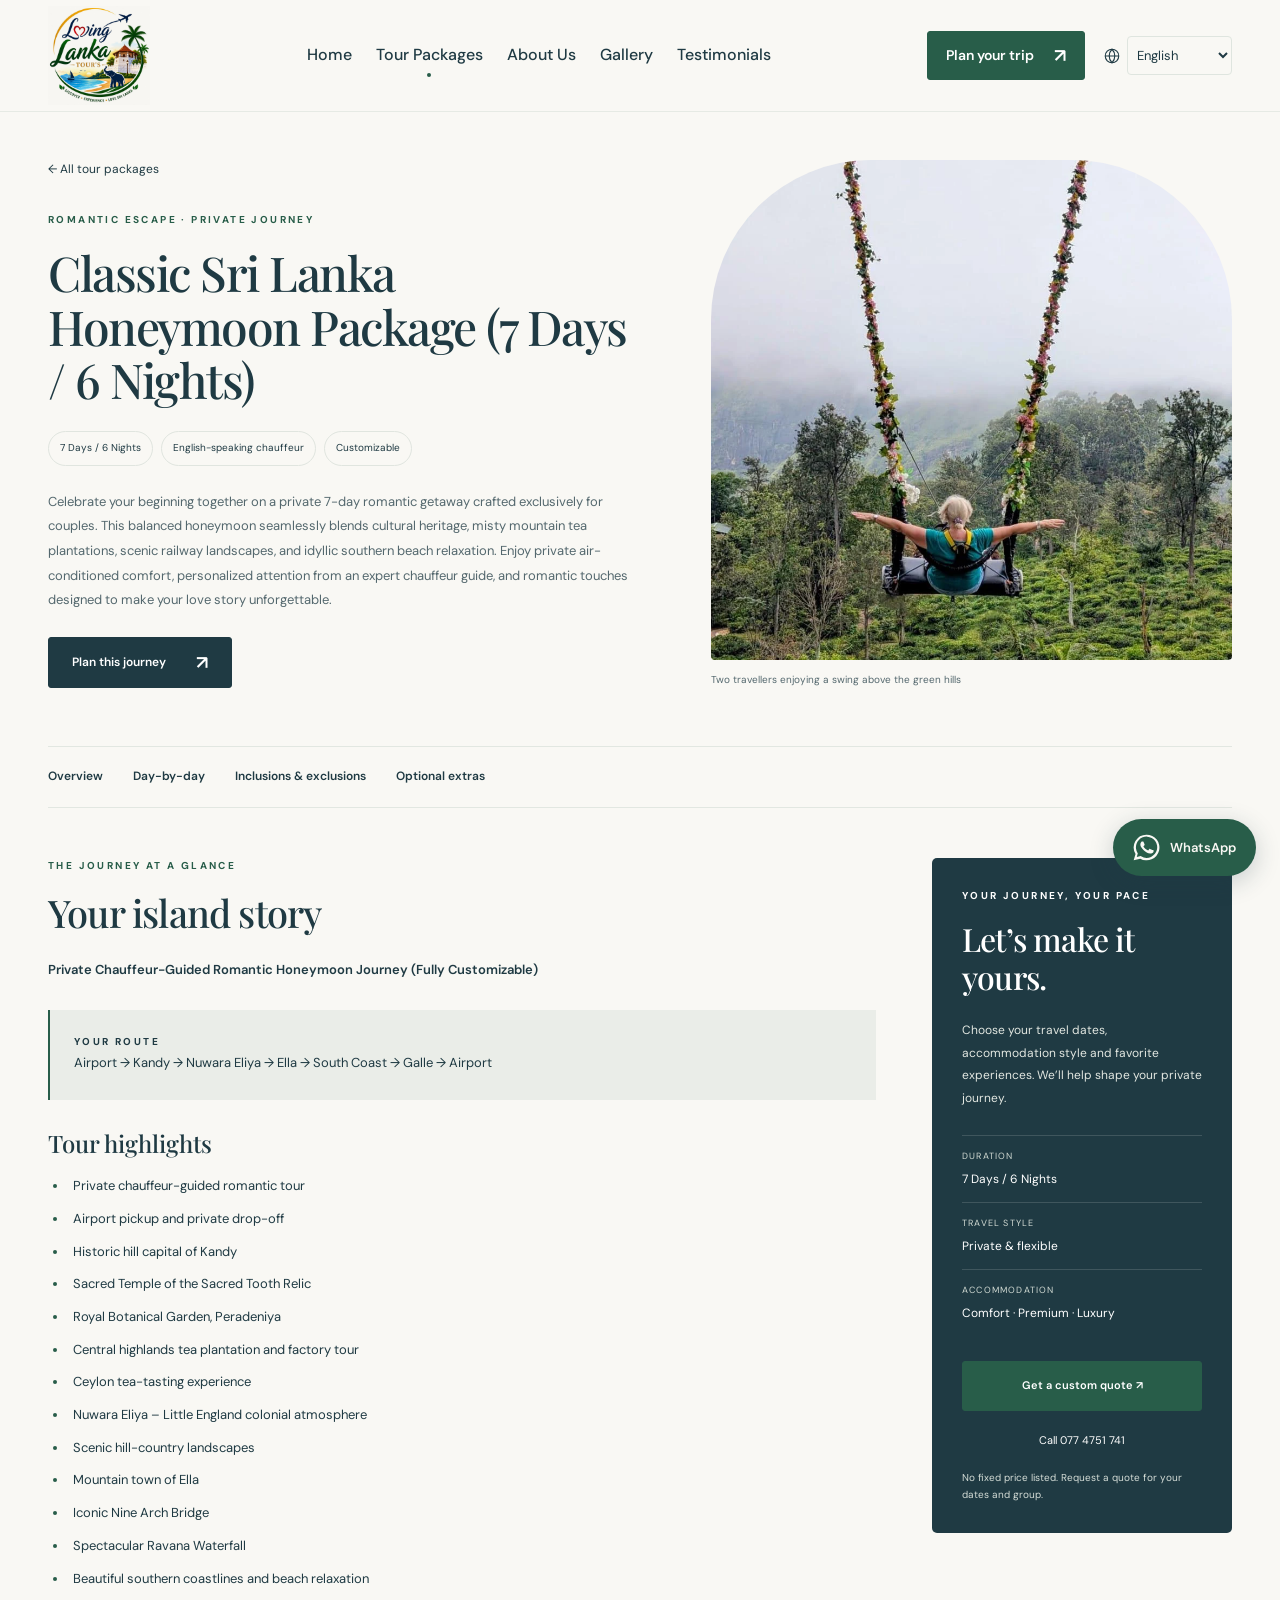
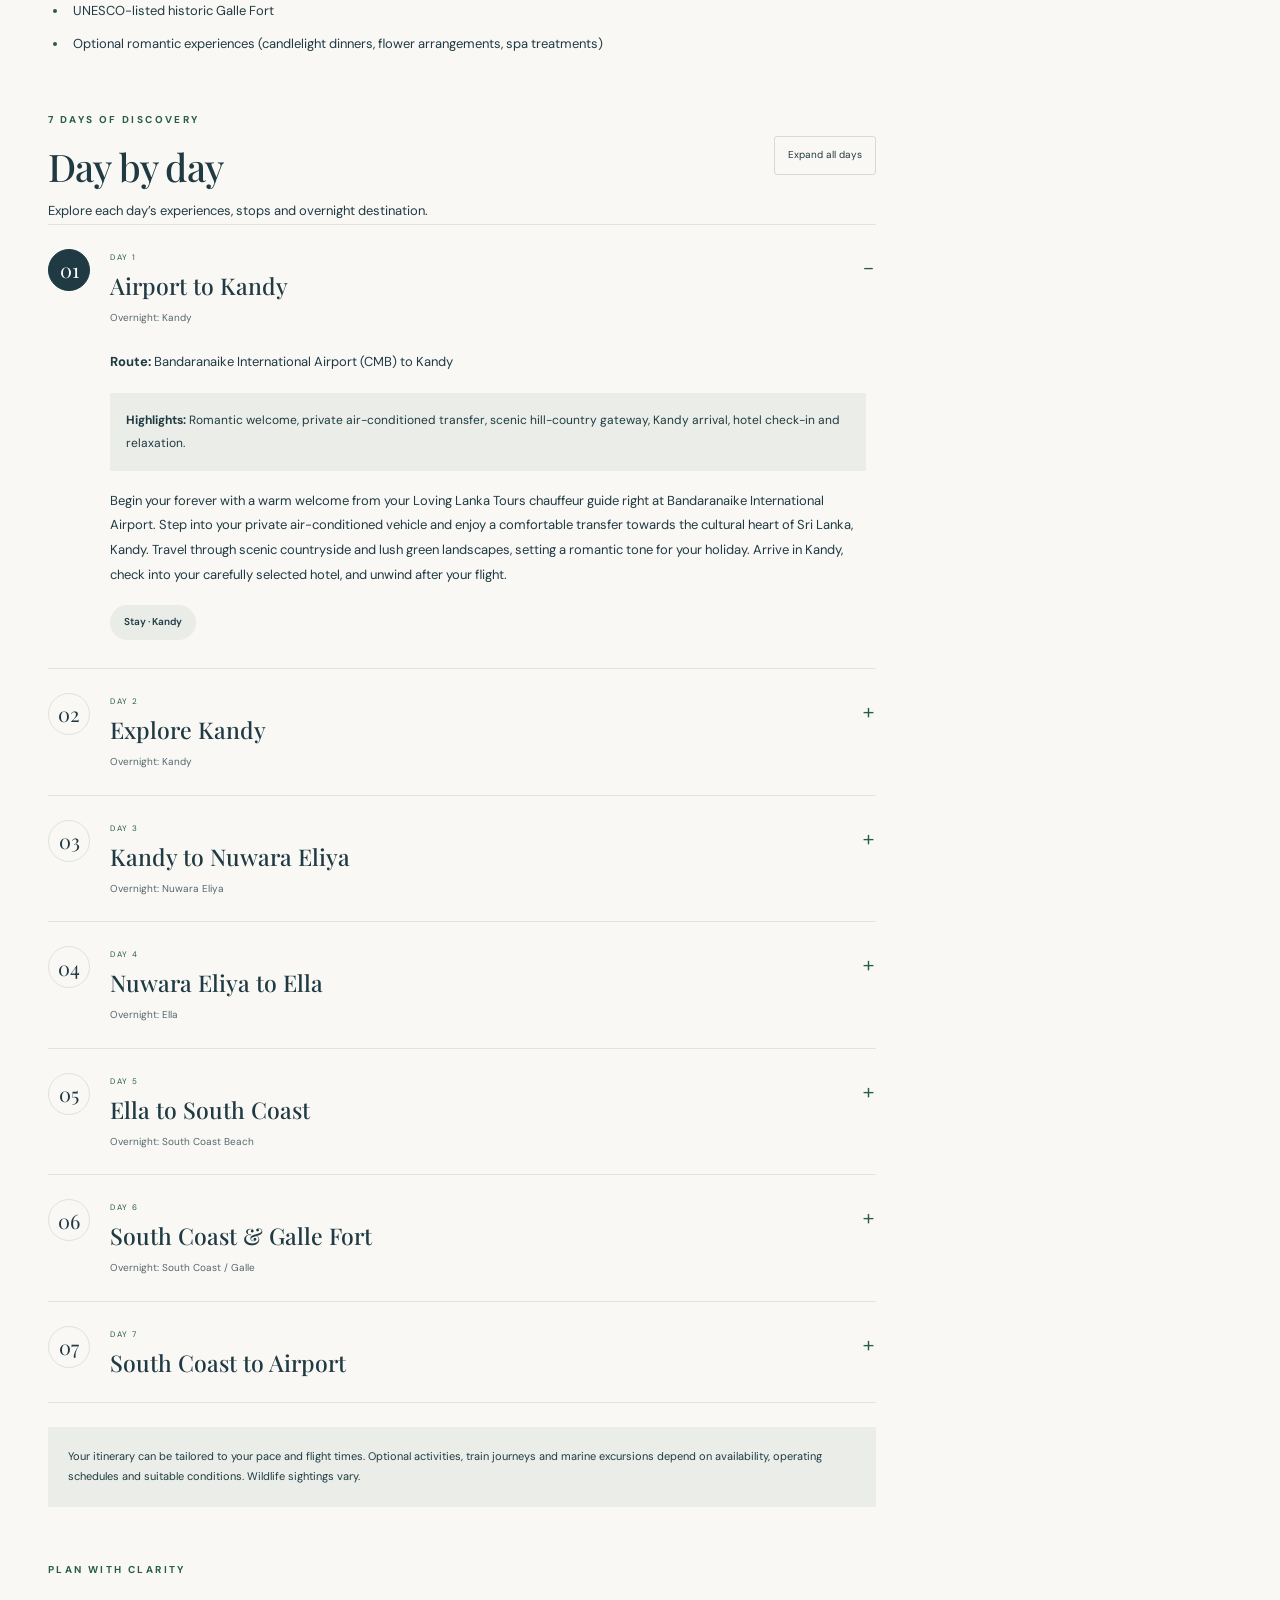
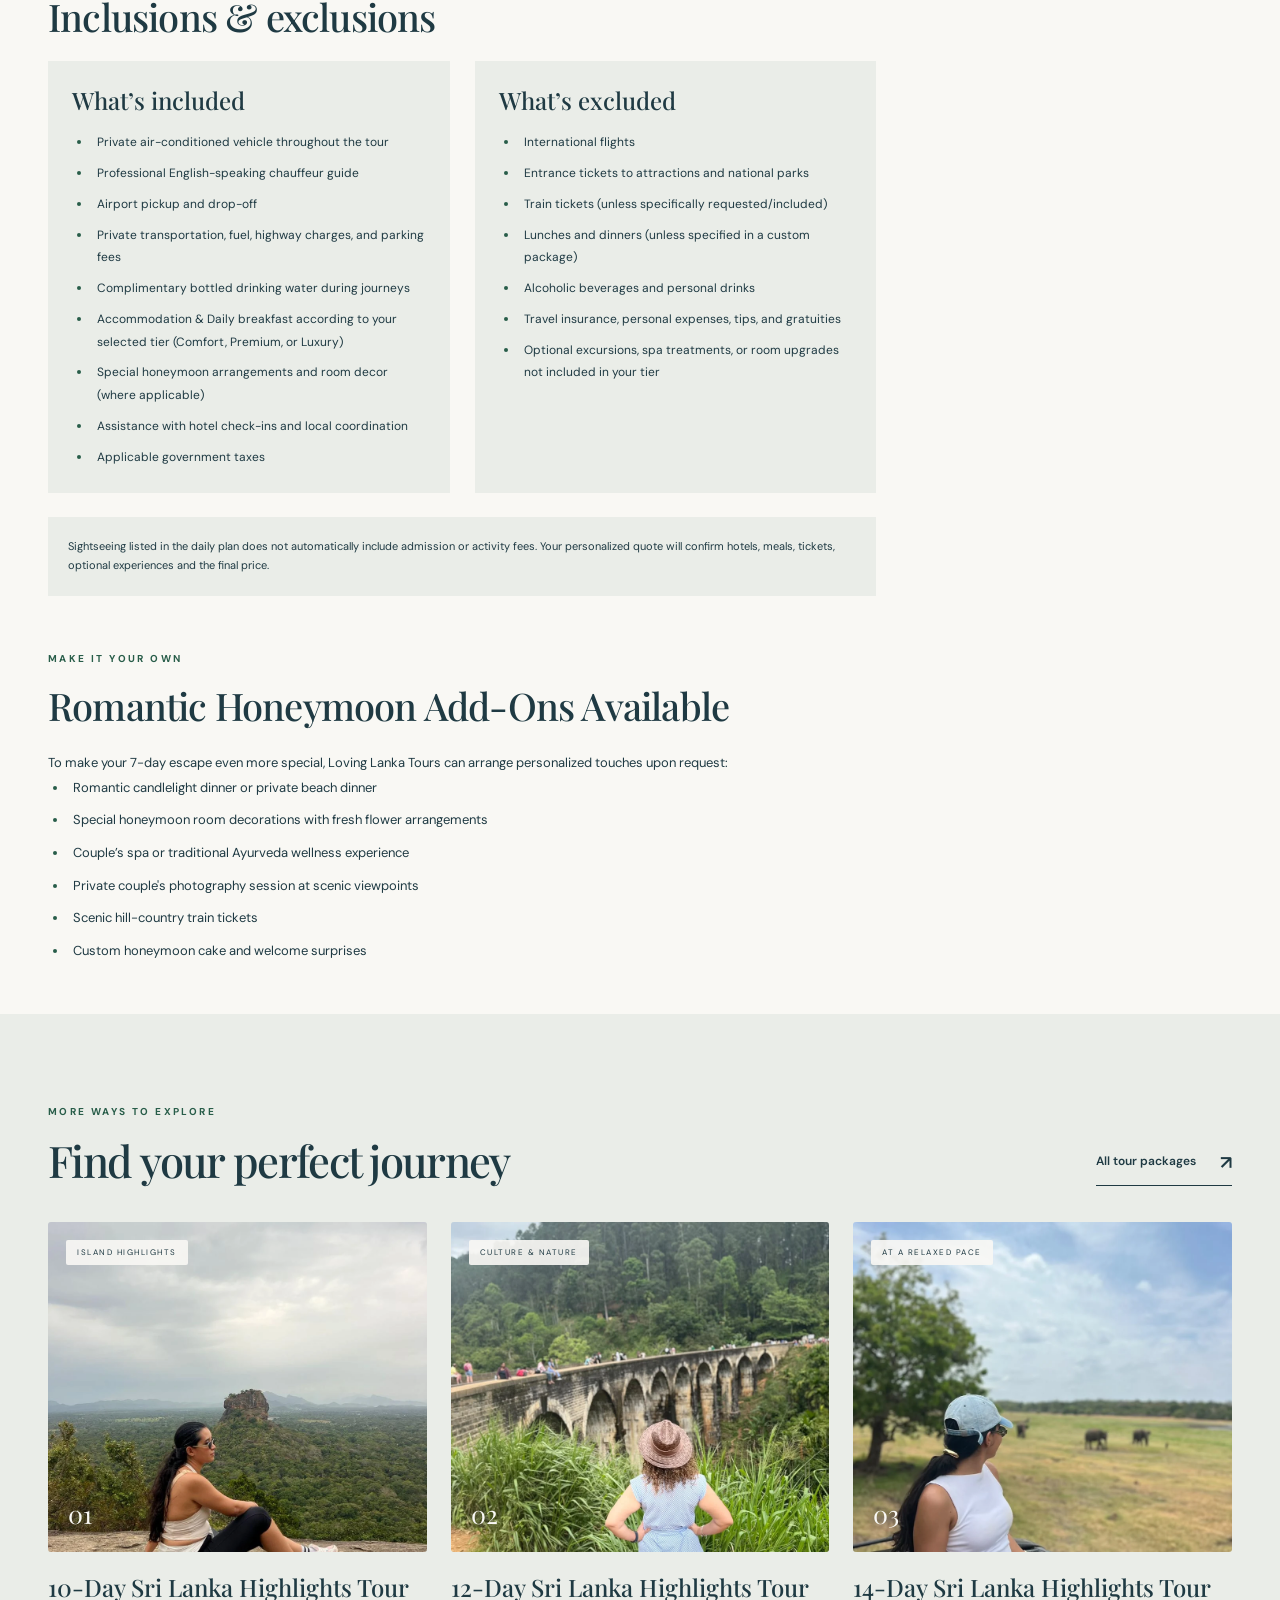
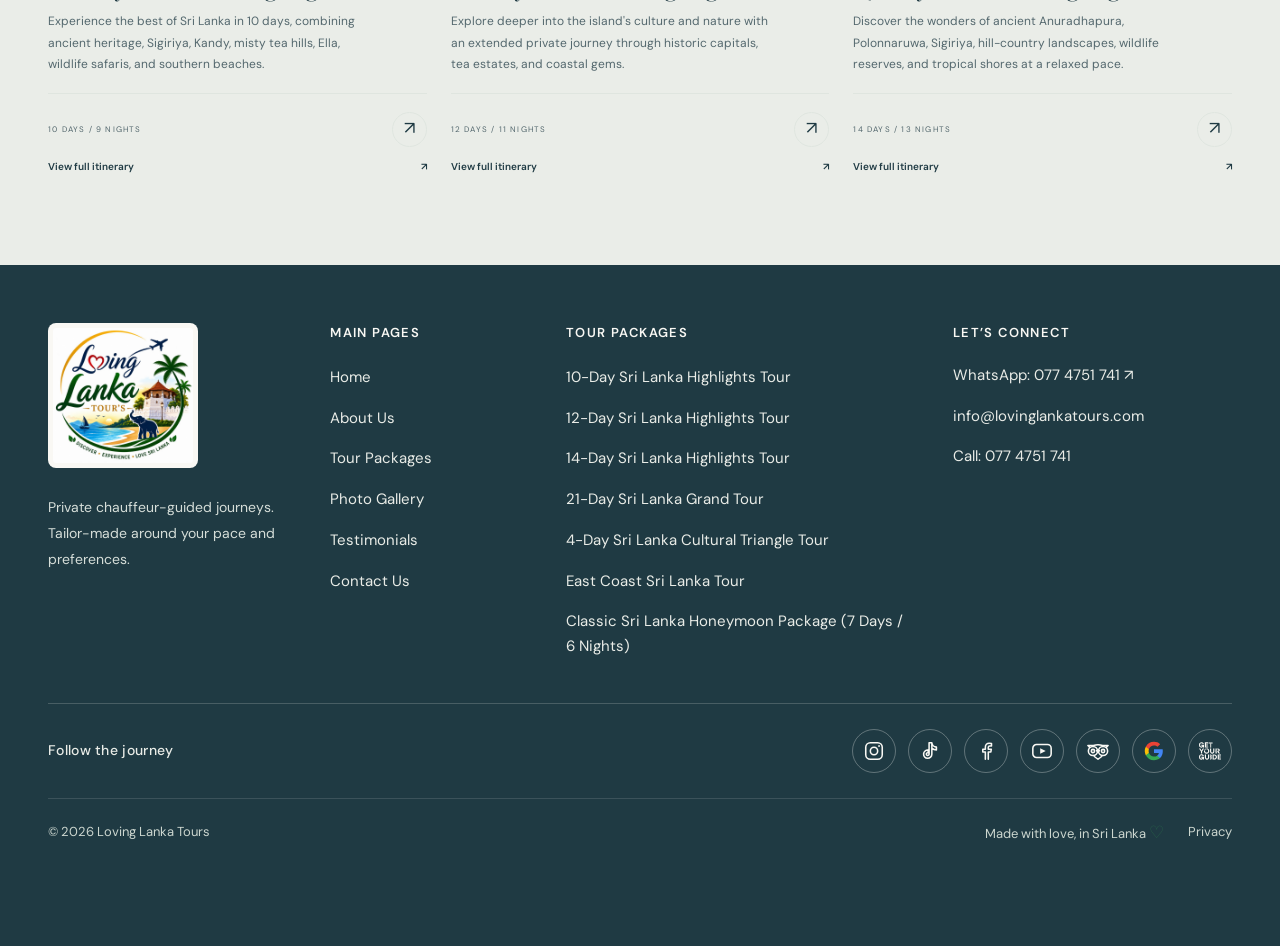
<file: tour-honeymoon-7.html>
<!doctype html>
<html lang="en">
<head>
<meta charset="UTF-8"><meta name="viewport" content="width=device-width,initial-scale=1">
<meta name="theme-color" content="#1f3a43"><meta name="description" content="7 Days / 6 Nights private Sri Lanka tour. Explore the full daily itinerary, route, inclusions and exclusions, then request your personalized quote.">
<title>Classic Sri Lanka Honeymoon Package (7 Days / 6 Nights) | Loving Lanka Tours</title>
<meta property="og:type" content="website"><meta property="og:title" content="Classic Sri Lanka Honeymoon Package (7 Days / 6 Nights) | Loving Lanka Tours"><meta property="og:description" content="7 Days / 6 Nights private Sri Lanka tour. Explore the full daily itinerary, route, inclusions and exclusions, then request your personalized quote."><meta property="og:image" content="assets/sigiriya.jpg">
<link rel="icon" href="assets/loving-lanka-logo.svg" type="image/svg+xml">
<link rel="stylesheet" href="styles.css?v=20261111-yellow-stars">
<script src="content.js?v=20261111-english-review-card" defer></script>
<script src="tour-content.js?v=20261111-english-review-card" defer></script>
<script src="app.js?v=20261127-family-photo-google-gyg" defer></script>
<script src="motion.js?v=20261106-contact-reviews" defer></script>
<script src="language.js?v=20261111-english-review-card" defer></script>
<script src="whatsapp-chat.js?v=20261030-chat" defer></script>
</head>
<body data-page="tourDetail" data-tour="honeymoon-7">
<a class="skip-link" href="#main">Skip to content</a>
<header class="header">
<a class="brand" href="index.html" aria-label="Loving Lanka Tours home"><img class="brand-logo" src="assets/loving-lanka-logo.svg" alt="Loving Lanka Tours — Discover, Experience, Love Sri Lanka" width="102" height="99"></a>
<nav class="desktop-nav" aria-label="Main navigation"><a href="index.html" data-nav="home">Home</a><a href="tours.html" data-nav="tours">Tour Packages</a><a href="about.html" data-nav="about">About Us</a><a href="gallery.html" data-nav="gallery">Gallery</a><a href="reviews.html" data-nav="reviews">Testimonials</a></nav>
<a class="button button-small header-cta" href="contact.html">Plan your trip <span aria-hidden="true">↗</span></a>
<div class="language-picker notranslate" translate="no"><label class="language-label" for="site-language"><svg viewBox="0 0 24 24" fill="none" aria-hidden="true"><circle cx="12" cy="12" r="9" stroke="currentColor" stroke-width="1.5"/><path d="M3 12h18M12 3c5 5 5 13 0 18-5-5-5-13 0-18Z" stroke="currentColor" stroke-width="1.5"/></svg><span class="sr-only">Website language</span></label><select id="site-language" aria-label="Website language" title="Choose a language to translate this page with Google Translate" data-source-page="tour-honeymoon-7.html"><option value="en" lang="en">English</option><option value="de" lang="de">Deutsch</option><option value="fr" lang="fr">Français</option></select></div>
<button class="menu-toggle" aria-label="Open navigation" aria-expanded="false" aria-controls="mobile-nav"><span></span><span></span></button>
<nav id="mobile-nav" class="mobile-nav" aria-label="Mobile navigation" hidden><a href="index.html">Home</a><a href="tours.html">Tour Packages</a><a href="about.html">About Us</a><a href="gallery.html">Gallery</a><a href="reviews.html">Testimonials</a><a href="contact.html">Plan your trip ↗</a></nav>
</header>
<main id="main"><section class="tour-hero wrap"><div class="tour-hero-copy"><a class="tour-back" href="tours.html">← All tour packages</a><span class="eyebrow pink">Romantic escape · PRIVATE JOURNEY</span><h1>Classic Sri Lanka Honeymoon Package (7 Days / 6 Nights)</h1><div class="tour-pills"><span>7 Days / 6 Nights</span><span>English-speaking chauffeur</span><span>Customizable</span></div><p>Celebrate your beginning together on a private 7-day romantic getaway crafted exclusively for couples. This balanced honeymoon seamlessly blends cultural heritage, misty mountain tea plantations, scenic railway landscapes, and idyllic southern beach relaxation. Enjoy private air-conditioned comfort, personalized attention from an expert chauffeur guide, and romantic touches designed to make your love story unforgettable.</p><a class="button button-green" href="contact.html?journey=honeymoon-7">Plan this journey <span aria-hidden="true">↗</span></a></div><figure class="tour-hero-photo"><img src="assets/lanka-guest-09.webp" alt="Two travellers enjoying a swing above the green hills" fetchpriority="high"><figcaption>Two travellers enjoying a swing above the green hills</figcaption></figure></section>
 <nav class="tour-sections wrap" aria-label="Tour page sections"><a href="#overview">Overview</a><a href="#itinerary">Day-by-day</a><a href="#inclusions">Inclusions & exclusions</a><a href="#extras">Optional extras</a></nav>
 <div class="wrap tour-layout"><div class="tour-reading"><section id="overview" class="tour-section"><span class="eyebrow pink">THE JOURNEY AT A GLANCE</span><h2>Your island story</h2><p class="tour-type">Private Chauffeur-Guided Romantic Honeymoon Journey (Fully Customizable)</p><div class="tour-route"><span class="eyebrow">YOUR ROUTE</span><p>Airport → Kandy → Nuwara Eliya → Ella → South Coast → Galle → Airport</p></div><h3>Tour highlights</h3><ul class="tour-list"><li>Private chauffeur-guided romantic tour</li><li>Airport pickup and private drop-off</li><li>Historic hill capital of Kandy</li><li>Sacred Temple of the Sacred Tooth Relic</li><li>Royal Botanical Garden, Peradeniya</li><li>Central highlands tea plantation and factory tour</li><li>Ceylon tea-tasting experience</li><li>Nuwara Eliya – Little England colonial atmosphere</li><li>Scenic hill-country landscapes</li><li>Mountain town of Ella</li><li>Iconic Nine Arch Bridge</li><li>Spectacular Ravana Waterfall</li><li>Beautiful southern coastlines and beach relaxation</li><li>UNESCO-listed historic Galle Fort</li><li>Optional romantic experiences (candlelight dinners, flower arrangements, spa treatments)</li></ul></section>
 <section id="itinerary" class="tour-section"><div class="itinerary-heading"><div><span class="eyebrow pink">7 DAYS OF DISCOVERY</span><h2>Day by day</h2></div><button type="button" class="itinerary-toggle" aria-controls="itinerary-days">Expand all days</button></div><p>Explore each day’s experiences, stops and overnight destination.</p><div id="itinerary-days" class="itinerary-days"><details class="itinerary-day" open><summary><span class="day-number">01</span><span><small>DAY 1</small><b>Airport to Kandy</b><em>Overnight: Kandy</em></span></summary><div class="day-story"><p class="day-route"><b>Route:</b> Bandaranaike International Airport (CMB) to Kandy</p><p class="day-highlights"><b>Highlights:</b> Romantic welcome, private air-conditioned transfer, scenic hill-country gateway, Kandy arrival, hotel check-in and relaxation.</p><p>Begin your forever with a warm welcome from your Loving Lanka Tours chauffeur guide right at Bandaranaike International Airport. Step into your private air-conditioned vehicle and enjoy a comfortable transfer towards the cultural heart of Sri Lanka, Kandy. Travel through scenic countryside and lush green landscapes, setting a romantic tone for your holiday. Arrive in Kandy, check into your carefully selected hotel, and unwind after your flight.</p><span class="overnight">Stay · Kandy</span></div></details><details class="itinerary-day" ><summary><span class="day-number">02</span><span><small>DAY 2</small><b>Explore Kandy</b><em>Overnight: Kandy</em></span></summary><div class="day-story"><p class="day-highlights"><b>Highlights:</b> Royal Botanical Garden in Peradeniya, Temple of the Sacred Tooth Relic, Kandy culture and romantic evening.</p><p>After breakfast, begin your first full day together with a romantic morning walk through the Royal Botanical Garden in Peradeniya, famous for its landscaped lawns, towering palm avenues, and vibrant orchid house. Afterwards, visit the sacred Temple of the Sacred Tooth Relic, one of Sri Lanka&#39;s most cherished spiritual landmarks situated beside tranquil Kandy Lake. Spend the evening relaxing together or exploring local artisanal crafts.</p><span class="overnight">Stay · Kandy</span></div></details><details class="itinerary-day" ><summary><span class="day-number">03</span><span><small>DAY 3</small><b>Kandy to Nuwara Eliya</b><em>Overnight: Nuwara Eliya</em></span></summary><div class="day-story"><p class="day-highlights"><b>Highlights:</b> Central highlands transition, Ceylon tea plantation and factory tour, tea tasting, Ramboda waterfall views, Nuwara Eliya &quot;Little England&quot;.</p><p>After breakfast, leave Kandy and journey deep into the breathtaking central highlands. Watch the scenery transform into rolling green valleys blanketed with world-famous tea estates. Stop at a working tea plantation and factory to discover how Ceylon tea is hand-picked and crafted, followed by a romantic tea-tasting experience. Admire the cascading Ramboda Waterfalls before arriving in Nuwara Eliya, affectionately known as &quot;Little England&quot; due to its cool climate, misty air, and charming colonial-era architecture.</p><span class="overnight">Stay · Nuwara Eliya</span></div></details><details class="itinerary-day" ><summary><span class="day-number">04</span><span><small>DAY 4</small><b>Nuwara Eliya to Ella</b><em>Overnight: Ella</em></span></summary><div class="day-story"><p class="day-highlights"><b>Highlights:</b> Scenic hill country, misty mountain vistas, optional scenic train ride, romantic evening in Ella.</p><p>Following breakfast, embark on one of the most scenic drives in Asia towards the laid-back mountain haven of Ella. Travel past cascading waterfalls, deep gorges, and endless green tea terraces. For couples wishing to experience the world-famous hill-country railway, a scenic train journey through the mountains can be arranged, subject to ticket availability. Arrive in Ella, check in to your mountain retreat, and enjoy a cozy evening surrounded by nature.</p><span class="overnight">Stay · Ella</span></div></details><details class="itinerary-day" ><summary><span class="day-number">05</span><span><small>DAY 5</small><b>Ella to South Coast</b><em>Overnight: South Coast Beach</em></span></summary><div class="day-story"><p class="day-highlights"><b>Highlights:</b> Nine Arch Bridge, Little Adam&#39;s Peak viewpoint, Ravana Waterfall, transition to the tropical southern coastline.</p><p>Start your morning with a romantic visit to the iconic Nine Arch Bridge, hidden amidst lush jungle and tea fields. Enjoy a gentle, leisurely walk up Little Adam&#39;s Peak for panoramic valley views, and stop to admire the majestic Ravana Waterfall. Afterwards, leave the cool mountains behind and travel south toward the warm, golden shores of the Indian Ocean. Check in to your beach resort and watch the sunset side-by-side.</p><span class="overnight">Stay · South Coast Beach</span></div></details><details class="itinerary-day" ><summary><span class="day-number">06</span><span><small>DAY 6</small><b>South Coast &amp; Galle Fort</b><em>Overnight: South Coast / Galle</em></span></summary><div class="day-story"><p class="day-highlights"><b>Highlights:</b> Tropical beach leisure, UNESCO-listed Galle Fort exploration, historic ramparts, romantic candlelit or beachside dinner.</p><p>Spend a relaxing morning soaking up the tropical sun on the golden southern beach. In the afternoon, travel a short distance to explore the historic UNESCO World Heritage site of Galle Fort. Wander hand-in-hand through atmospheric cobblestone streets lined with Dutch-colonial architecture, boutique artisan shops, art galleries, and trendy ocean-view cafes. Conclude your day with a romantic sunset walk along the ancient ramparts, followed by a special celebration dinner by the sea.</p><span class="overnight">Stay · South Coast / Galle</span></div></details><details class="itinerary-day" ><summary><span class="day-number">07</span><span><small>DAY 7</small><b>South Coast to Airport</b></span></summary><div class="day-story"><p class="day-highlights"><b>Highlights:</b> Final morning by the ocean, private airport transfer, departure.</p><p>Enjoy a leisurely breakfast overlooking the ocean and cherish your final moments together under the tropical sun. Your Loving Lanka Tours chauffeur guide will pick you up from the hotel and provide a comfortable, private air-conditioned transfer directly to Bandaranaike International Airport (CMB) in time for your international flight. Your romantic Sri Lankan honeymoon journey comes to a close, leaving you with memories to treasure for a lifetime.</p><p>Airport drop-off included.</p></div></details></div><p class="tour-note">Your itinerary can be tailored to your pace and flight times. Optional activities, train journeys and marine excursions depend on availability, operating schedules and suitable conditions. Wildlife sightings vary.</p></section>
 <section id="inclusions" class="tour-section"><span class="eyebrow pink">PLAN WITH CLARITY</span><h2>Inclusions & exclusions</h2><div class="tour-costs"><article><h3>What’s included</h3><ul class="tour-list"><li>Private air-conditioned vehicle throughout the tour</li><li>Professional English-speaking chauffeur guide</li><li>Airport pickup and drop-off</li><li>Private transportation, fuel, highway charges, and parking fees</li><li>Complimentary bottled drinking water during journeys</li><li>Accommodation &amp; Daily breakfast according to your selected tier (Comfort, Premium, or Luxury)</li><li>Special honeymoon arrangements and room decor (where applicable)</li><li>Assistance with hotel check-ins and local coordination</li><li>Applicable government taxes</li></ul></article><article><h3>What’s excluded</h3><ul class="tour-list"><li>International flights</li><li>Entrance tickets to attractions and national parks</li><li>Train tickets (unless specifically requested/included)</li><li>Lunches and dinners (unless specified in a custom package)</li><li>Alcoholic beverages and personal drinks</li><li>Travel insurance, personal expenses, tips, and gratuities</li><li>Optional excursions, spa treatments, or room upgrades not included in your tier</li></ul></article></div><p class="tour-note">Sightseeing listed in the daily plan does not automatically include admission or activity fees. Your personalized quote will confirm hotels, meals, tickets, optional experiences and the final price.</p></section>
 <section id="extras" class="tour-section"><span class="eyebrow pink">MAKE IT YOUR OWN</span><h2>Romantic Honeymoon Add-Ons Available</h2><p>To make your 7-day escape even more special, Loving Lanka Tours can arrange personalized touches upon request:</p><ul class="tour-list"><li>Romantic candlelight dinner or private beach dinner</li><li>Special honeymoon room decorations with fresh flower arrangements</li><li>Couple’s spa or traditional Ayurveda wellness experience</li><li>Private couple&#39;s photography session at scenic viewpoints</li><li>Scenic hill-country train tickets</li><li>Custom honeymoon cake and welcome surprises</li></ul></section>
 </div>
 <aside class="tour-planning"><div class="tour-quote-card"><span class="eyebrow">YOUR JOURNEY, YOUR PACE</span><h2>Let’s make it yours.</h2><p>Choose your travel dates, accommodation style and favorite experiences. We’ll help shape your private journey.</p><dl><div><dt>Duration</dt><dd>7 Days / 6 Nights</dd></div><div><dt>Travel style</dt><dd>Private & flexible</dd></div><div><dt>Accommodation</dt><dd>Comfort · Premium · Luxury</dd></div></dl><a class="button" href="contact.html?journey=honeymoon-7">Get a custom quote ↗</a><a class="tour-quote-contact" href="tel:+94774751741">Call 077 4751 741</a><small>No fixed price listed. Request a quote for your dates and group.</small></div></aside></div>
 <section class="section tour-more"><div class="wrap"><div class="section-head"><div><span class="eyebrow pink">MORE WAYS TO EXPLORE</span><h2>Find your perfect journey</h2></div><a class="text-link" href="tours.html">All tour packages <span aria-hidden="true">↗</span></a></div><div class="journey-grid"><article class="journey-card"><a class="journey-card-link" href="tour-highlights-10.html" aria-label="View 10-Day Sri Lanka Highlights Tour itinerary"><div class="journey-photo"><img src="assets/lanka-guest-01.webp" alt="A traveller looking towards Sigiriya Rock Fortress" loading="lazy"><span class="journey-tag">Island highlights</span><span class="journey-num">01</span></div><h3>10-Day Sri Lanka Highlights Tour</h3><p>Experience the best of Sri Lanka in 10 days, combining ancient heritage, Sigiriya, Kandy, misty tea hills, Ella, wildlife safaris, and southern beaches.</p><div class="journey-bottom"><span class="journey-meta">10 Days / 9 Nights</span><span class="circle-button" aria-hidden="true">↗</span></div><span class="tour-request-link">View full itinerary <span aria-hidden="true">↗</span></span></a></article><article class="journey-card"><a class="journey-card-link" href="tour-highlights-12.html" aria-label="View 12-Day Sri Lanka Highlights Tour itinerary"><div class="journey-photo"><img src="assets/lanka-guest-31.webp" alt="A traveller beside Ella’s Nine Arch Bridge" loading="lazy"><span class="journey-tag">Culture &amp; nature</span><span class="journey-num">02</span></div><h3>12-Day Sri Lanka Highlights Tour</h3><p>Explore deeper into the island&#39;s culture and nature with an extended private journey through historic capitals, tea estates, and coastal gems.</p><div class="journey-bottom"><span class="journey-meta">12 Days / 11 Nights</span><span class="circle-button" aria-hidden="true">↗</span></div><span class="tour-request-link">View full itinerary <span aria-hidden="true">↗</span></span></a></article><article class="journey-card"><a class="journey-card-link" href="tour-highlights-14.html" aria-label="View 14-Day Sri Lanka Highlights Tour itinerary"><div class="journey-photo"><img src="assets/lanka-guest-25.webp" alt="A traveller watching wild elephants from a safari vehicle" loading="lazy"><span class="journey-tag">At a relaxed pace</span><span class="journey-num">03</span></div><h3>14-Day Sri Lanka Highlights Tour</h3><p>Discover the wonders of ancient Anuradhapura, Polonnaruwa, Sigiriya, hill-country landscapes, wildlife reserves, and tropical shores at a relaxed pace.</p><div class="journey-bottom"><span class="journey-meta">14 Days / 13 Nights</span><span class="circle-button" aria-hidden="true">↗</span></div><span class="tour-request-link">View full itinerary <span aria-hidden="true">↗</span></span></a></article></div></div></section></main>
<footer class="footer"><div class="footer-top wrap"><div><a class="brand footer-brand" href="index.html"><img class="brand-logo" src="assets/loving-lanka-logo.svg" alt="Loving Lanka Tours — Discover, Experience, Love Sri Lanka" width="102" height="99"></a><p>Private chauffeur-guided journeys.<br>Tailor-made around your pace and preferences.</p></div><div class="footer-pages"><h2 class="footer-heading">Main Pages</h2><nav aria-label="Footer main pages"><a href="index.html">Home</a><a href="about.html">About Us</a><a href="tours.html">Tour Packages</a><a href="gallery.html">Photo Gallery</a><a href="reviews.html">Testimonials</a><a href="contact.html">Contact Us</a></nav></div><div class="footer-tours"><h2 class="footer-heading">Tour Packages</h2><nav aria-label="Footer tour packages"><a href="tour-highlights-10.html">10-Day Sri Lanka Highlights Tour</a><a href="tour-highlights-12.html">12-Day Sri Lanka Highlights Tour</a><a href="tour-highlights-14.html">14-Day Sri Lanka Highlights Tour</a><a href="tour-grand-21.html">21-Day Sri Lanka Grand Tour</a><a href="tour-culture-4.html">4-Day Sri Lanka Cultural Triangle Tour</a><a href="tour-east-coast.html">East Coast Sri Lanka Tour</a><a href="tour-honeymoon-7.html">Classic Sri Lanka Honeymoon Package (7 Days / 6 Nights)</a></nav></div><div><span class="eyebrow">LET’S CONNECT</span><a href="https://wa.me/94774751741" target="_blank" rel="noopener">WhatsApp: 077 4751 741 ↗</a><a href="mailto:info@lovinglankatours.com">info@lovinglankatours.com</a><a href="tel:+94774751741">Call: 077 4751 741</a></div></div><div class="footer-social wrap"><span class="footer-social-label">Follow the journey</span><nav class="footer-social-icons" aria-label="Follow Loving Lanka Tours"><a href="https://www.instagram.com/lovinglanka_by_nadika/" target="_blank" rel="noopener noreferrer" aria-label="Loving Lanka Tours on Instagram (opens in a new tab)" title="Instagram"><svg viewBox="0 0 24 24" fill="none" stroke="currentColor" stroke-width="1.7" stroke-linecap="round" stroke-linejoin="round" aria-hidden="true"><rect x="3" y="3" width="18" height="18" rx="5"/><circle cx="12" cy="12" r="4"/><circle cx="17.5" cy="6.5" r="1" fill="currentColor" stroke="none"/></svg></a><a href="https://www.tiktok.com/@loving_lanka_tours" target="_blank" rel="noopener noreferrer" aria-label="Loving Lanka Tours on TikTok (opens in a new tab)" title="TikTok"><svg viewBox="0 0 24 24" fill="none" stroke="currentColor" stroke-width="1.7" stroke-linecap="round" stroke-linejoin="round" aria-hidden="true"><path d="M14 3v12.5a4.5 4.5 0 1 1-4-4.5v3a1.5 1.5 0 1 0 1 1.5V3h3c.4 2.7 2.1 4.5 5 4.8v3c-2-.1-3.6-.8-5-2"/></svg></a><a href="https://www.facebook.com/lovinglankabynadika/" target="_blank" rel="noopener noreferrer" aria-label="Loving Lanka Tours on Facebook (opens in a new tab)" title="Facebook"><svg viewBox="0 0 24 24" fill="none" stroke="currentColor" stroke-width="1.7" stroke-linecap="round" stroke-linejoin="round" aria-hidden="true"><path d="M14.5 21v-8h2.8l.5-3h-3.3V8c0-.9.3-1.5 1.6-1.5H18V3.8c-.7-.1-1.6-.2-2.5-.2-2.5 0-4.2 1.5-4.2 4.3V10H8.5v3h2.8v8"/></svg></a><a href="https://www.youtube.com/channel/UCVi81lHfutHq9T9eoYvtcVw" target="_blank" rel="noopener noreferrer" aria-label="Loving Lanka Tours on YouTube (opens in a new tab)" title="YouTube"><svg viewBox="0 0 24 24" fill="none" stroke="currentColor" stroke-width="1.7" stroke-linecap="round" stroke-linejoin="round" aria-hidden="true"><rect x="2" y="5" width="20" height="14" rx="4"/><path d="m10 9 6 3-6 3Z" fill="currentColor" stroke="none"/></svg></a><a href="https://www.tripadvisor.co.uk/attraction_review-g304138-d16664850-reviews-loving_lanka_tours-kandy_kandy_district_central_province.html" target="_blank" rel="noopener noreferrer" aria-label="Loving Lanka Tours on Tripadvisor (opens in a new tab)" title="Tripadvisor"><svg viewBox="0 0 24 24" fill="none" stroke="currentColor" stroke-width="1.7" stroke-linecap="round" stroke-linejoin="round" aria-hidden="true"><path d="m3 8-2-2h6a16 16 0 0 1 10 0h6l-2 2M10.5 11.5l1.5 2 1.5-2M8 18l4 3 4-3"/><circle cx="6.5" cy="12" r="5"/><circle cx="17.5" cy="12" r="5"/><circle cx="6.5" cy="12" r="1.8"/><circle cx="17.5" cy="12" r="1.8"/></svg></a><a href="https://share.google/X7iT61F7IpJR98NSJ" target="_blank" rel="noopener noreferrer" aria-label="Loving Lanka Tours on Google (opens in a new tab)" title="Google"><svg viewBox="0 0 24 24" aria-hidden="true"><path fill="#4285F4" d="M21.6 12.23c0-.72-.06-1.42-.18-2.1H12v3.97h5.38a4.6 4.6 0 0 1-2 3.02v2.47h3.23c1.9-1.75 2.99-4.34 2.99-7.36Z"/><path fill="#34A853" d="M12 22c2.7 0 4.96-.9 6.61-2.41l-3.23-2.47c-.9.6-2.04.96-3.38.96-2.6 0-4.8-1.76-5.59-4.12H3.07v2.55A9.99 9.99 0 0 0 12 22Z"/><path fill="#FBBC05" d="M6.41 13.96a6 6 0 0 1 0-3.92V7.49H3.07a10 10 0 0 0 0 9.02l3.34-2.55Z"/><path fill="#EA4335" d="M12 5.92c1.47 0 2.79.5 3.82 1.5l2.87-2.88C16.95 2.9 14.7 2 12 2a9.99 9.99 0 0 0-8.93 5.49l3.34 2.55C7.2 7.68 9.4 5.92 12 5.92Z"/></svg></a><a href="https://www.getyourguide.com/loving-lanka-tours-s771110/" target="_blank" rel="noopener noreferrer" aria-label="Loving Lanka Tours on GetYourGuide (opens in a new tab)" title="GetYourGuide"><svg viewBox="0 -26.5 256 256" fill="currentColor" aria-hidden="true"><g><path d="M58.7693166,91.1888424 C58.7693166,87.1185495 61.9112971,84.1193863 65.8387727,84.1193863 C69.7662483,84.1193863 72.9082287,87.1899582 72.9082287,91.1888424 C72.9082287,95.2591353 69.7662483,98.2582985 65.8387727,98.2582985 C61.9112971,98.2582985 58.7693166,95.1877266 58.7693166,91.1888424 Z M71.3372385,78.4781032 C71.3372385,82.5483961 74.479219,85.5475593 78.4066946,85.5475593 C82.3341702,85.5475593 85.4761506,82.4769874 85.4761506,78.4781032 C85.4761506,74.4078103 82.3341702,71.4086471 78.4066946,71.4086471 C74.479219,71.4086471 71.3372385,74.4078103 71.3372385,78.4781032 Z M88.5467225,69.8376569 L88.5467225,82.5483961 C98.4725244,82.5483961 106.256067,90.6175732 106.256067,101.186053 C106.256067,111.754533 98.4011158,119.82371 88.5467225,119.82371 C78.6209205,119.82371 70.837378,111.754533 70.837378,101.186053 L56.9841004,101.186053 C56.9841004,118.75258 70.9801953,132.534449 88.5467225,132.534449 C106.11325,132.534449 120.109344,118.75258 120.109344,101.186053 C120.109344,83.6195258 106.11325,69.8376569 88.5467225,69.8376569 Z M231.006974,189.018689 L231.006974,176.950628 L253.35788,176.950628 L253.35788,164.882566 L231.006974,164.882566 L231.006974,153.028731 L255.642957,153.028731 L255.642957,140.889261 L217.439331,140.889261 L217.439331,201.08675 L256,201.08675 L256,188.94728 L231.006974,188.94728 L231.006974,189.018689 Z M209.370153,171.02371 C209.370153,188.304603 196.159554,201.08675 177.521897,201.08675 L157.670293,201.08675 L157.670293,140.817852 L177.521897,140.817852 C196.159554,140.817852 209.370153,153.742817 209.370153,171.02371 Z M195.516876,171.02371 C195.516876,160.740865 188.661646,152.957322 178.593026,152.957322 L171.166527,152.957322 L171.166527,189.018689 L178.593026,189.018689 C188.661646,189.018689 195.516876,181.306555 195.516876,171.02371 Z M104.899303,177.950349 C104.899303,184.876987 99.972106,190.01841 93.1882845,190.01841 C86.404463,190.01841 81.4772664,184.876987 81.4772664,177.950349 L81.4772664,140.960669 L68.0524407,140.960669 L68.0524407,177.736123 C68.0524407,191.946444 78.6923291,202.372106 93.1882845,202.372106 C107.68424,202.372106 118.324128,191.875035 118.324128,177.736123 L118.324128,140.960669 L104.899303,140.960669 L104.899303,177.950349 L104.899303,177.950349 Z M26.7782427,179.164296 L40.1316597,179.164296 C38.9177127,185.376848 33.4192469,190.161227 26.8496513,190.161227 C19.4945607,190.161227 13.567643,184.23431 13.567643,175.593863 L13.567643,166.667782 C13.567643,158.170153 19.9230126,151.886192 28.8490934,151.886192 C35.7757322,151.886192 41.9882845,155.670851 43.9877266,161.169317 L56.4842399,156.813389 C53.0566248,146.244909 41.7740586,139.675314 28.8490934,139.675314 C12.4965132,139.675314 0.357043236,150.672245 0.357043236,166.667782 L0.357043236,175.593863 C0.428451883,190.946722 11.7824268,202.372106 25.7785216,202.372106 C34.4903766,202.372106 42.2025105,197.94477 46.7012552,191.08954 L46.7012552,201.158159 L58.5550907,201.158159 L58.5550907,167.667503 L26.7782427,167.667503 L26.7782427,179.164296 Z M178.664435,107.827057 L178.664435,71.0516039 L165.239609,71.0516039 L165.239609,108.041283 C165.239609,114.967922 160.312413,120.109344 153.528591,120.109344 C146.74477,120.109344 141.817573,114.967922 141.817573,108.041283 L141.817573,71.0516039 L128.392748,71.0516039 L128.392748,107.827057 C128.392748,122.037378 139.032636,132.46304 153.528591,132.46304 C168.024547,132.46304 178.664435,122.037378 178.664435,107.827057 Z M22.7079498,131.249093 L36.2041841,131.249093 L36.2041841,108.398326 L58.8407252,71.0516039 L43.5592748,71.0516039 L29.2775453,95.6875872 L15.2100418,71.0516039 L0,71.0516039 L22.6365411,108.541144 L22.6365411,131.249093 L22.7079498,131.249093 Z M158.312971,1.14253835 L112.611437,1.14253835 L112.611437,13.2820084 L158.312971,13.2820084 L158.312971,1.14253835 Z M106.827336,49.2005579 L81.762901,49.2005579 L81.762901,37.1324965 L104.113808,37.1324965 L104.113808,25.0644351 L81.762901,25.0644351 L81.762901,13.2105997 L106.398884,13.2105997 L106.398884,1.07112971 L68.195258,1.07112971 L68.195258,61.2686192 L106.755927,61.2686192 L106.755927,49.2005579 L106.827336,49.2005579 Z M25.7785216,62.6253835 C34.4903766,62.6253835 42.2025105,58.1980474 46.7012552,51.3428173 L46.7012552,61.4114365 L58.5550907,61.4114365 L58.5550907,27.920781 L26.7782427,27.920781 L26.7782427,39.4889819 L40.1316597,39.4889819 C38.9177127,45.7015342 33.4192469,50.4859135 26.8496513,50.4859135 C19.4945607,50.4859135 13.567643,44.5589958 13.567643,35.9185495 L13.567643,26.9924686 C13.567643,18.4948396 19.9230126,12.2108787 28.8490934,12.2108787 C35.7757322,12.2108787 41.9882845,15.995537 43.9877266,21.4940028 L56.4842399,17.1380753 C53.0566248,6.56959554 41.7740586,0 28.8490934,0 C12.4965132,0 0.357043236,10.9969317 0.357043236,26.9924686 L0.357043236,35.9185495 C0.428451883,51.2 11.7824268,62.6253835 25.7785216,62.6253835 Z M209.441562,116.039052 L202.443515,108.683961 L209.370153,101.186053 L202.372106,93.8309623 L209.298745,86.3330544 L202.300697,78.9779637 L210.012831,71.0516039 L196.016736,71.0516039 L188.44742,79.0493724 L195.445467,86.404463 L188.518828,93.902371 L195.516876,101.257462 L188.590237,108.75537 L195.588285,116.11046 L188.661646,123.608368 L196.088145,131.320502 L210.155649,131.320502 L202.586332,123.53696 L209.441562,116.039052 Z M143.817015,169.238494 C145.816457,167.453278 149.172664,164.454114 149.172664,158.88424 C149.172664,153.385774 145.816457,150.315202 143.817015,148.529986 C143.745607,148.458577 143.674198,148.387169 143.602789,148.31576 C142.603068,147.24463 142.460251,145.745049 142.388842,145.030962 L142.388842,140.817852 L128.821199,140.817852 L128.821199,146.459135 L128.821199,146.459135 C128.821199,146.530544 128.821199,146.601953 128.821199,146.673361 C128.821199,152.171827 132.177406,155.242399 134.176848,157.027615 C135.605021,158.312971 135.605021,158.384379 135.605021,158.88424 C135.605021,159.3841 135.605021,159.455509 134.176848,160.740865 C132.248815,162.454672 129.106834,165.311018 128.892608,170.452441 L128.892608,170.452441 C128.892608,170.523849 128.892608,170.666667 128.892608,170.738075 C128.892608,170.809484 128.892608,170.809484 128.892608,170.880893 C128.892608,170.952301 128.892608,170.952301 128.892608,171.02371 C128.892608,171.095119 128.892608,171.237936 128.892608,171.309344 L128.892608,171.309344 C129.106834,176.450767 132.320223,179.307113 134.176848,181.020921 C135.605021,182.306276 135.605021,182.377685 135.605021,182.877545 C135.605021,183.377406 135.605021,183.448815 134.176848,184.73417 C132.177406,186.519386 128.821199,189.51855 128.821199,195.088424 C128.821199,195.159833 128.821199,195.231241 128.821199,195.30265 L128.821199,195.30265 L128.821199,200.943933 L142.388842,200.943933 L142.388842,196.730823 C142.388842,196.016736 142.603068,194.517155 143.602789,193.446025 C143.674198,193.374616 143.745607,193.303208 143.817015,193.231799 C145.816457,191.446583 149.172664,188.44742 149.172664,182.877545 C149.172664,177.379079 145.816457,174.308508 143.817015,172.523291 C142.53166,171.380753 142.388842,171.166527 142.388842,170.809484 C142.460251,170.595258 142.603068,170.381032 143.817015,169.238494 Z M128.678382,61.3400279 L142.174616,61.3400279 L142.174616,50.1288703 L128.678382,50.1288703 L128.678382,61.3400279 Z M142.246025,34.1333333 L128.749791,34.1333333 L128.749791,45.3444909 L142.246025,45.3444909 L142.246025,34.1333333 Z M142.246025,18.0663877 L128.749791,18.0663877 L128.749791,29.2775453 L142.246025,29.2775453 L142.246025,18.0663877 Z M244.574616,131.249093 L228.150628,108.255509 C236.148396,105.756206 241.718271,98.758159 241.718271,90.1891213 C241.718271,79.335007 232.720781,71.0516039 221.366806,71.0516039 L213.440446,71.0516039 L213.440446,83.2624826 L220.866946,83.2624826 C224.794421,83.2624826 227.864993,86.404463 227.864993,90.5461646 C227.864993,94.6878661 224.794421,97.8298466 220.866946,97.8298466 L213.440446,97.8298466 L213.440446,109.398047 L228.150628,131.320502 L244.574616,131.320502 L244.574616,131.249093 Z"/></g></svg></a></nav></div><div class="footer-bottom wrap"><span>© 2026 Loving Lanka Tours</span><span>Made with love, in Sri Lanka <span class="pink">♡</span></span><a href="privacy.html">Privacy</a></div></footer>
<dialog id="journey-dialog" class="journey-dialog" aria-label="Journey details"><button class="dialog-close" aria-label="Close journey details">×</button><div id="journey-detail"></div></dialog>
<dialog id="lightbox" class="lightbox" aria-label="Travel photo viewer"><button class="dialog-close" aria-label="Close photo">×</button><button class="lightbox-prev" aria-label="Previous photo">←</button><figure><img id="lightbox-image" alt=""><figcaption id="lightbox-caption"></figcaption></figure><button class="lightbox-next" aria-label="Next photo">→</button></dialog>
<section class="whatsapp-panel" id="whatsapp-panel" role="dialog" aria-labelledby="whatsapp-panel-title" aria-describedby="whatsapp-panel-note" hidden><div class="whatsapp-panel-header"><div><span class="eyebrow">LOVING LANKA TOURS</span><h2 id="whatsapp-panel-title">Chat with Nadika</h2></div><button class="whatsapp-panel-close" type="button" aria-label="Close WhatsApp message window">×</button></div><div class="whatsapp-panel-body"><p class="whatsapp-greeting">Hello! Tell Nadika about your Sri Lanka trip or ask a question.</p><form id="whatsapp-message-form"><label for="whatsapp-message">Your message</label><textarea id="whatsapp-message" name="message" rows="4" maxlength="2000" placeholder="Hi Nadika, I’d like to plan a tour…" required></textarea><p id="whatsapp-panel-note">Click Send to open WhatsApp with your message ready. You can send it to Nadika there.</p><button class="button whatsapp-send" type="submit" disabled>Send <span aria-hidden="true">↗</span></button></form></div></section>
<button class="whatsapp-float" type="button" aria-label="Chat with Nadika on WhatsApp" aria-expanded="false" aria-controls="whatsapp-panel" aria-haspopup="dialog"><svg viewBox="0 0 32 32" fill="currentColor" aria-hidden="true"><path d="M16 .8A15.1 15.1 0 0 0 3 23.6L.8 31.2l7.8-2A15.2 15.2 0 1 0 16 .8Zm0 27.5a12.5 12.5 0 0 1-6.4-1.8l-.5-.3-4.6 1.2 1.2-4.5-.3-.5a12.6 12.6 0 1 1 10.6 5.9Zm6.9-9.4c-.4-.2-2.3-1.1-2.6-1.2-.4-.1-.6-.2-.9.2l-1.2 1.4c-.2.2-.4.3-.8.1-1.1-.5-2.1-1.1-2.9-1.8a11 11 0 0 1-2-2.5c-.2-.4 0-.6.2-.8l.6-.7.4-.7c.1-.2 0-.5 0-.7l-1.2-2.8c-.3-.7-.6-.6-.8-.6h-.7c-.3 0-.7.1-1 .5a4.2 4.2 0 0 0-1.3 3.1c0 1.9 1.4 3.6 1.6 3.9.2.2 2.7 4.1 6.5 5.8.9.4 1.6.6 2.2.8 1 .3 1.9.2 2.6.1.8-.1 2.3-.9 2.6-1.8.3-.9.3-1.7.2-1.8-.1-.2-.3-.3-.7-.5Z"/></svg><span>WhatsApp</span></button>
</body></html>
</file>
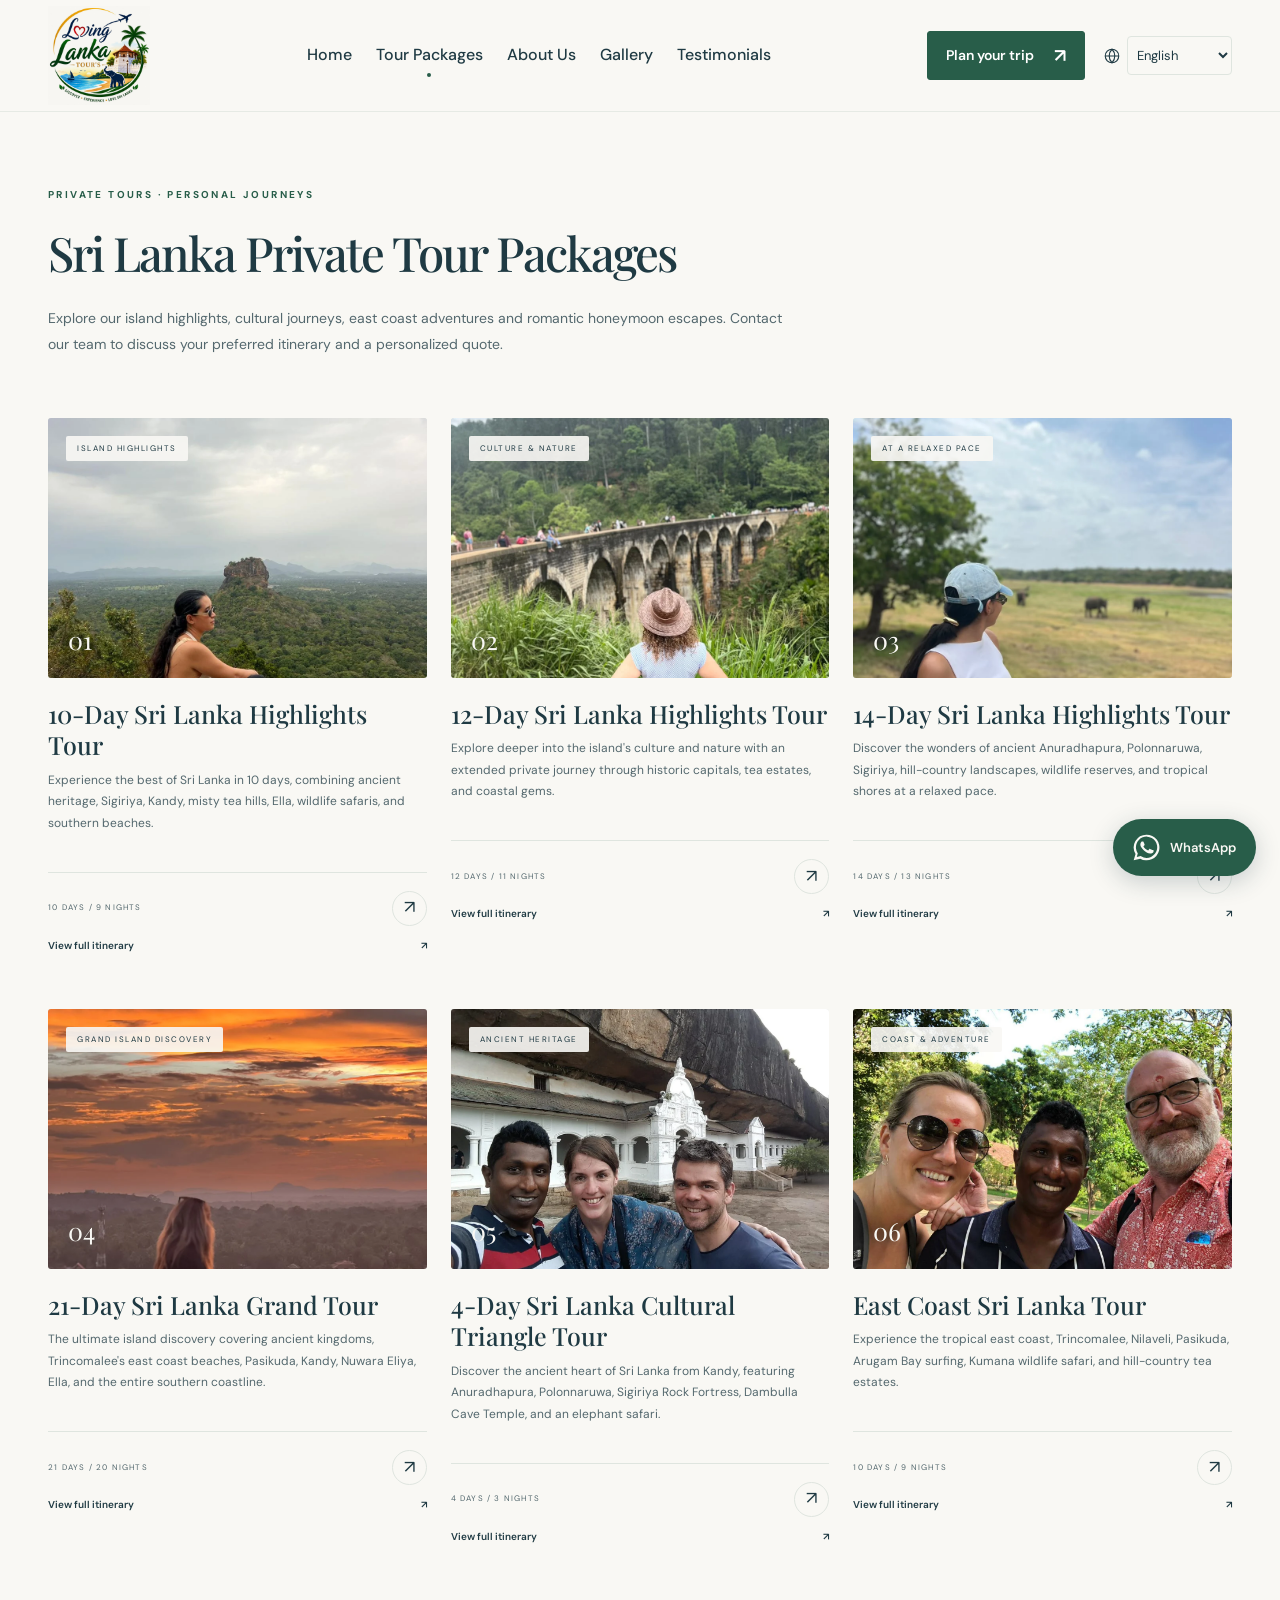
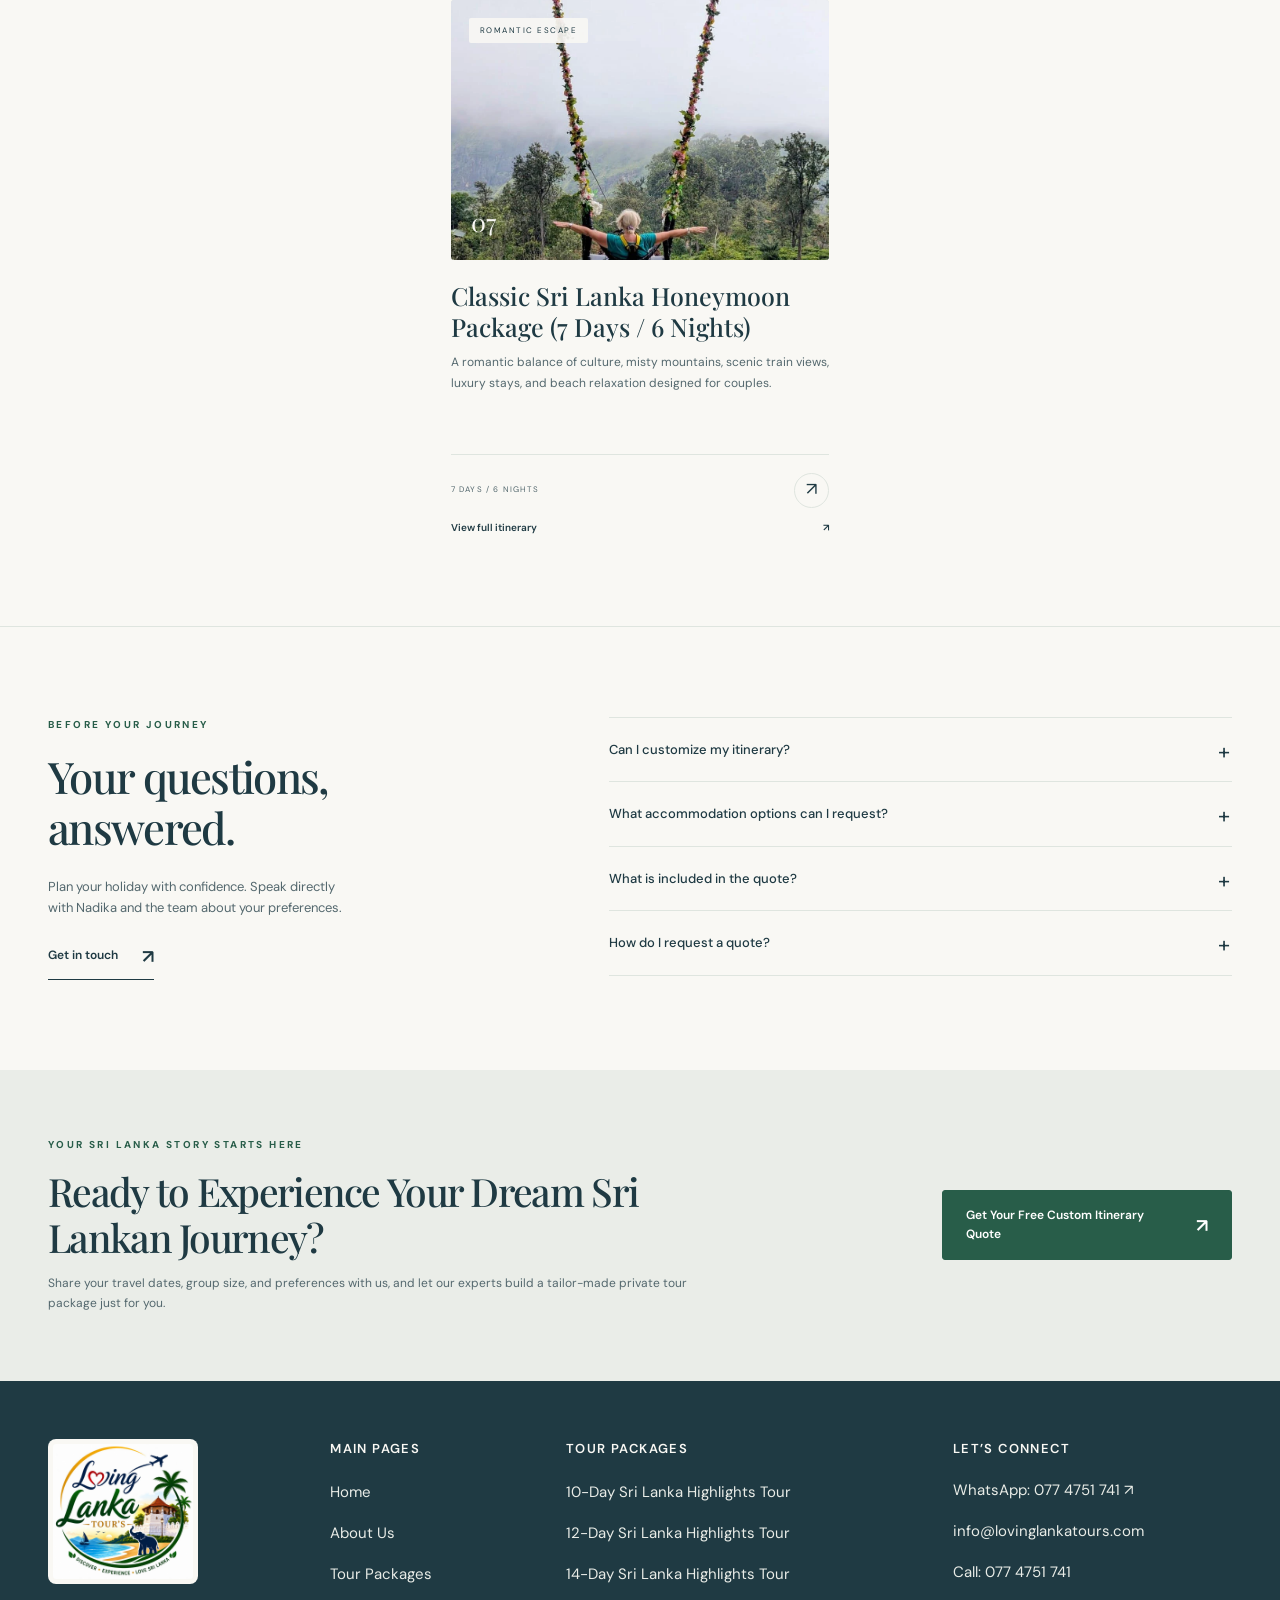
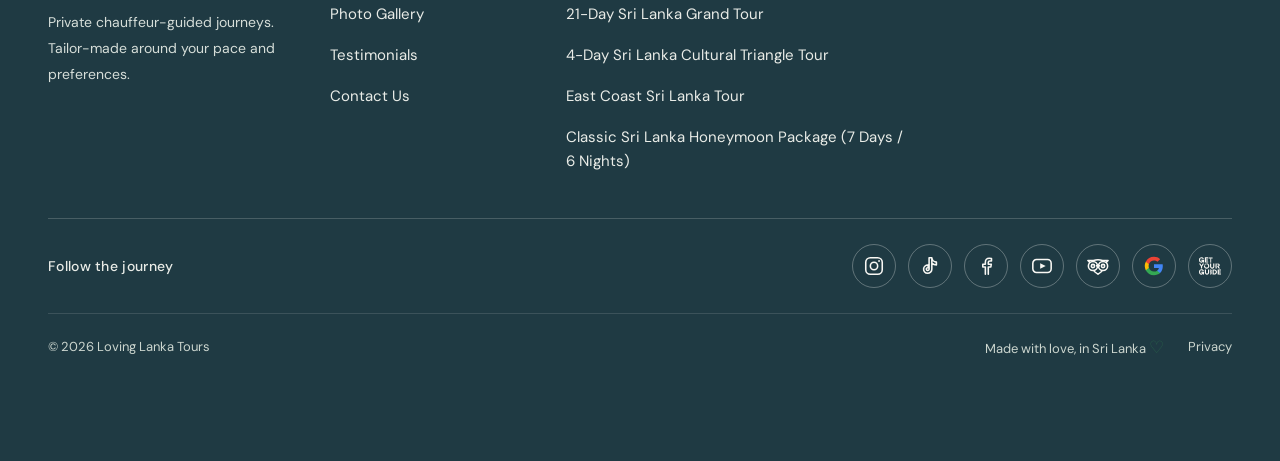
<file: tours.html>
<!doctype html>
<html lang="en">
<head>
<meta charset="UTF-8"><meta name="viewport" content="width=device-width,initial-scale=1">
<meta name="theme-color" content="#1f3a43"><meta name="description" content="Explore Loving Lanka Tours packages: 10, 12 and 14-day highlights, the 21-day grand tour, Cultural Triangle, East Coast and honeymoon journeys.">
<title>Sri Lanka Private Tour Packages | Loving Lanka Tours</title>
<meta property="og:type" content="website"><meta property="og:title" content="Sri Lanka Private Tour Packages | Loving Lanka Tours"><meta property="og:description" content="Explore Loving Lanka Tours packages: 10, 12 and 14-day highlights, the 21-day grand tour, Cultural Triangle, East Coast and honeymoon journeys."><meta property="og:image" content="assets/sigiriya.jpg">
<link rel="icon" href="assets/loving-lanka-logo.svg" type="image/svg+xml">
<link rel="stylesheet" href="styles.css?v=20261111-yellow-stars">
<script src="content.js?v=20261111-english-review-card" defer></script>
<script src="tour-content.js" defer></script>
<script src="app.js?v=20261127-family-photo-google-gyg" defer></script>
<script src="motion.js?v=20261106-contact-reviews" defer></script>
<script src="language.js?v=20261111-english-review-card" defer></script>
<script src="whatsapp-chat.js?v=20261030-chat" defer></script>
</head>
<body data-page="tours">
<a class="skip-link" href="#main">Skip to content</a>
<header class="header">
<a class="brand" href="index.html" aria-label="Loving Lanka Tours home"><img class="brand-logo" src="assets/loving-lanka-logo.svg" alt="Loving Lanka Tours — Discover, Experience, Love Sri Lanka" width="102" height="99"></a>
<nav class="desktop-nav" aria-label="Main navigation"><a href="index.html" data-nav="home">Home</a><a href="tours.html" data-nav="tours">Tour Packages</a><a href="about.html" data-nav="about">About Us</a><a href="gallery.html" data-nav="gallery">Gallery</a><a href="reviews.html" data-nav="reviews">Testimonials</a></nav>
<a class="button button-small header-cta" href="contact.html">Plan your trip <span aria-hidden="true">↗</span></a>
<div class="language-picker notranslate" translate="no"><label class="language-label" for="site-language"><svg viewBox="0 0 24 24" fill="none" aria-hidden="true"><circle cx="12" cy="12" r="9" stroke="currentColor" stroke-width="1.5"/><path d="M3 12h18M12 3c5 5 5 13 0 18-5-5-5-13 0-18Z" stroke="currentColor" stroke-width="1.5"/></svg><span class="sr-only">Website language</span></label><select id="site-language" aria-label="Website language" title="Choose a language to translate this page with Google Translate" data-source-page="tours.html"><option value="en" lang="en">English</option><option value="de" lang="de">Deutsch</option><option value="fr" lang="fr">Français</option></select></div>
<button class="menu-toggle" aria-label="Open navigation" aria-expanded="false" aria-controls="mobile-nav"><span></span><span></span></button>
<nav id="mobile-nav" class="mobile-nav" aria-label="Mobile navigation" hidden><a href="index.html">Home</a><a href="tours.html">Tour Packages</a><a href="about.html">About Us</a><a href="gallery.html">Gallery</a><a href="reviews.html">Testimonials</a><a href="contact.html">Plan your trip ↗</a></nav>
</header>
<main id="main"><section class="page-intro wrap"><span class="eyebrow pink">PRIVATE TOURS · PERSONAL JOURNEYS</span><h1>Sri Lanka Private Tour Packages</h1><p>Explore our island highlights, cultural journeys, east coast adventures and romantic honeymoon escapes. Contact our team to discuss your preferred itinerary and a personalized quote.</p></section><section class="section tour-page"><div class="wrap"><div class="journey-grid package-grid"><article class="journey-card"><a class="journey-card-link" href="tour-highlights-10.html" aria-label="View 10-Day Sri Lanka Highlights Tour itinerary"><div class="journey-photo"><img src="assets/lanka-guest-01.webp" alt="A traveller looking towards Sigiriya Rock Fortress" loading="lazy"><span class="journey-tag">Island highlights</span><span class="journey-num">01</span></div><h3>10-Day Sri Lanka Highlights Tour</h3><p>Experience the best of Sri Lanka in 10 days, combining ancient heritage, Sigiriya, Kandy, misty tea hills, Ella, wildlife safaris, and southern beaches.</p><div class="journey-bottom"><span class="journey-meta">10 Days / 9 Nights</span><span class="circle-button" aria-hidden="true">↗</span></div><span class="tour-request-link">View full itinerary <span aria-hidden="true">↗</span></span></a></article><article class="journey-card"><a class="journey-card-link" href="tour-highlights-12.html" aria-label="View 12-Day Sri Lanka Highlights Tour itinerary"><div class="journey-photo"><img src="assets/lanka-guest-31.webp" alt="A traveller beside Ella’s Nine Arch Bridge" loading="lazy"><span class="journey-tag">Culture &amp; nature</span><span class="journey-num">02</span></div><h3>12-Day Sri Lanka Highlights Tour</h3><p>Explore deeper into the island&#39;s culture and nature with an extended private journey through historic capitals, tea estates, and coastal gems.</p><div class="journey-bottom"><span class="journey-meta">12 Days / 11 Nights</span><span class="circle-button" aria-hidden="true">↗</span></div><span class="tour-request-link">View full itinerary <span aria-hidden="true">↗</span></span></a></article><article class="journey-card"><a class="journey-card-link" href="tour-highlights-14.html" aria-label="View 14-Day Sri Lanka Highlights Tour itinerary"><div class="journey-photo"><img src="assets/lanka-guest-25.webp" alt="A traveller watching wild elephants from a safari vehicle" loading="lazy"><span class="journey-tag">At a relaxed pace</span><span class="journey-num">03</span></div><h3>14-Day Sri Lanka Highlights Tour</h3><p>Discover the wonders of ancient Anuradhapura, Polonnaruwa, Sigiriya, hill-country landscapes, wildlife reserves, and tropical shores at a relaxed pace.</p><div class="journey-bottom"><span class="journey-meta">14 Days / 13 Nights</span><span class="circle-button" aria-hidden="true">↗</span></div><span class="tour-request-link">View full itinerary <span aria-hidden="true">↗</span></span></a></article><article class="journey-card"><a class="journey-card-link" href="tour-grand-21.html" aria-label="View 21-Day Sri Lanka Grand Tour itinerary"><div class="journey-photo"><img src="assets/lanka-guest-29.webp" alt="A colourful sunset above Sri Lanka’s tropical forest" loading="lazy"><span class="journey-tag">Grand island discovery</span><span class="journey-num">04</span></div><h3>21-Day Sri Lanka Grand Tour</h3><p>The ultimate island discovery covering ancient kingdoms, Trincomalee&#39;s east coast beaches, Pasikuda, Kandy, Nuwara Eliya, Ella, and the entire southern coastline.</p><div class="journey-bottom"><span class="journey-meta">21 Days / 20 Nights</span><span class="circle-button" aria-hidden="true">↗</span></div><span class="tour-request-link">View full itinerary <span aria-hidden="true">↗</span></span></a></article><article class="journey-card"><a class="journey-card-link" href="tour-culture-4.html" aria-label="View 4-Day Sri Lanka Cultural Triangle Tour itinerary"><div class="journey-photo"><img src="assets/lanka-guest-16.webp" alt="Guests and their guide visiting a cave-temple complex" loading="lazy"><span class="journey-tag">Ancient heritage</span><span class="journey-num">05</span></div><h3>4-Day Sri Lanka Cultural Triangle Tour</h3><p>Discover the ancient heart of Sri Lanka from Kandy, featuring Anuradhapura, Polonnaruwa, Sigiriya Rock Fortress, Dambulla Cave Temple, and an elephant safari.</p><div class="journey-bottom"><span class="journey-meta">4 Days / 3 Nights</span><span class="circle-button" aria-hidden="true">↗</span></div><span class="tour-request-link">View full itinerary <span aria-hidden="true">↗</span></span></a></article><article class="journey-card"><a class="journey-card-link" href="tour-east-coast.html" aria-label="View East Coast Sri Lanka Tour itinerary"><div class="journey-photo"><img src="assets/lanka-guest-23.webp" alt="Travellers sharing a journey with their local guide" loading="lazy"><span class="journey-tag">Coast &amp; adventure</span><span class="journey-num">06</span></div><h3>East Coast Sri Lanka Tour</h3><p>Experience the tropical east coast, Trincomalee, Nilaveli, Pasikuda, Arugam Bay surfing, Kumana wildlife safari, and hill-country tea estates.</p><div class="journey-bottom"><span class="journey-meta">10 Days / 9 Nights</span><span class="circle-button" aria-hidden="true">↗</span></div><span class="tour-request-link">View full itinerary <span aria-hidden="true">↗</span></span></a></article><article class="journey-card"><a class="journey-card-link" href="tour-honeymoon-7.html" aria-label="View Classic Sri Lanka Honeymoon Package (7 Days / 6 Nights) itinerary"><div class="journey-photo"><img src="assets/lanka-guest-09.webp" alt="Two travellers enjoying a swing above the green hills" loading="lazy"><span class="journey-tag">Romantic escape</span><span class="journey-num">07</span></div><h3>Classic Sri Lanka Honeymoon Package (7 Days / 6 Nights)</h3><p>A romantic balance of culture, misty mountains, scenic train views, luxury stays, and beach relaxation designed for couples.</p><div class="journey-bottom"><span class="journey-meta">7 Days / 6 Nights</span><span class="circle-button" aria-hidden="true">↗</span></div><span class="tour-request-link">View full itinerary <span aria-hidden="true">↗</span></span></a></article></div></div></section><section class="section faq"><div class="wrap faq-grid"><div class="faq-intro"><span class="eyebrow pink">BEFORE YOUR JOURNEY</span><h2>Your questions,<br>answered.</h2><p>Plan your holiday with confidence. Speak directly with Nadika and the team about your preferences.</p><a class="text-link" href="contact.html">Get in touch <span aria-hidden="true">↗</span></a></div><div class="faq-list"><details><summary>Can I customize my itinerary?</summary><p>Yes. Our private itineraries are designed around your travel dates, interests and preferred pace, with the flexibility to discuss daily stops with your chauffeur guide.</p></details><details><summary>What accommodation options can I request?</summary><p>Choose Comfort (3-Star), Premium (4-Star), or Luxury (5-Star / Boutique) in your inquiry. The team will discuss handpicked stays that match your preferences.</p></details><details><summary>What is included in the quote?</summary><p>Our transparent pricing covers private air-conditioned transport, fuel, highway charges and parking. Your quote will set out the arrangements and inclusions for your chosen itinerary.</p></details><details><summary>How do I request a quote?</summary><p>Complete the trip planner with your dates, group size and preferences. Review your prepared inquiry, then send it through WhatsApp or email to discuss your free custom itinerary quote.</p></details></div></div></section><section class="cta-section"><div class="wrap cta-inner"><div><span class="eyebrow pink">YOUR SRI LANKA STORY STARTS HERE</span><h2>Ready to Experience Your Dream Sri Lankan Journey?</h2><p>Share your travel dates, group size, and preferences with us, and let our experts build a tailor-made private tour package just for you.</p></div><div class="cta-actions"><a href="contact.html" class="button">Get Your Free Custom Itinerary Quote <span aria-hidden="true">↗</span></a></div></div></section></main>
<footer class="footer"><div class="footer-top wrap"><div><a class="brand footer-brand" href="index.html"><img class="brand-logo" src="assets/loving-lanka-logo.svg" alt="Loving Lanka Tours — Discover, Experience, Love Sri Lanka" width="102" height="99"></a><p>Private chauffeur-guided journeys.<br>Tailor-made around your pace and preferences.</p></div><div class="footer-pages"><h2 class="footer-heading">Main Pages</h2><nav aria-label="Footer main pages"><a href="index.html">Home</a><a href="about.html">About Us</a><a href="tours.html">Tour Packages</a><a href="gallery.html">Photo Gallery</a><a href="reviews.html">Testimonials</a><a href="contact.html">Contact Us</a></nav></div><div class="footer-tours"><h2 class="footer-heading">Tour Packages</h2><nav aria-label="Footer tour packages"><a href="tour-highlights-10.html">10-Day Sri Lanka Highlights Tour</a><a href="tour-highlights-12.html">12-Day Sri Lanka Highlights Tour</a><a href="tour-highlights-14.html">14-Day Sri Lanka Highlights Tour</a><a href="tour-grand-21.html">21-Day Sri Lanka Grand Tour</a><a href="tour-culture-4.html">4-Day Sri Lanka Cultural Triangle Tour</a><a href="tour-east-coast.html">East Coast Sri Lanka Tour</a><a href="tour-honeymoon-7.html">Classic Sri Lanka Honeymoon Package (7 Days / 6 Nights)</a></nav></div><div><span class="eyebrow">LET’S CONNECT</span><a href="https://wa.me/94774751741" target="_blank" rel="noopener">WhatsApp: 077 4751 741 ↗</a><a href="mailto:info@lovinglankatours.com">info@lovinglankatours.com</a><a href="tel:+94774751741">Call: 077 4751 741</a></div></div><div class="footer-social wrap"><span class="footer-social-label">Follow the journey</span><nav class="footer-social-icons" aria-label="Follow Loving Lanka Tours"><a href="https://www.instagram.com/lovinglanka_by_nadika/" target="_blank" rel="noopener noreferrer" aria-label="Loving Lanka Tours on Instagram (opens in a new tab)" title="Instagram"><svg viewBox="0 0 24 24" fill="none" stroke="currentColor" stroke-width="1.7" stroke-linecap="round" stroke-linejoin="round" aria-hidden="true"><rect x="3" y="3" width="18" height="18" rx="5"/><circle cx="12" cy="12" r="4"/><circle cx="17.5" cy="6.5" r="1" fill="currentColor" stroke="none"/></svg></a><a href="https://www.tiktok.com/@loving_lanka_tours" target="_blank" rel="noopener noreferrer" aria-label="Loving Lanka Tours on TikTok (opens in a new tab)" title="TikTok"><svg viewBox="0 0 24 24" fill="none" stroke="currentColor" stroke-width="1.7" stroke-linecap="round" stroke-linejoin="round" aria-hidden="true"><path d="M14 3v12.5a4.5 4.5 0 1 1-4-4.5v3a1.5 1.5 0 1 0 1 1.5V3h3c.4 2.7 2.1 4.5 5 4.8v3c-2-.1-3.6-.8-5-2"/></svg></a><a href="https://www.facebook.com/lovinglankabynadika/" target="_blank" rel="noopener noreferrer" aria-label="Loving Lanka Tours on Facebook (opens in a new tab)" title="Facebook"><svg viewBox="0 0 24 24" fill="none" stroke="currentColor" stroke-width="1.7" stroke-linecap="round" stroke-linejoin="round" aria-hidden="true"><path d="M14.5 21v-8h2.8l.5-3h-3.3V8c0-.9.3-1.5 1.6-1.5H18V3.8c-.7-.1-1.6-.2-2.5-.2-2.5 0-4.2 1.5-4.2 4.3V10H8.5v3h2.8v8"/></svg></a><a href="https://www.youtube.com/channel/UCVi81lHfutHq9T9eoYvtcVw" target="_blank" rel="noopener noreferrer" aria-label="Loving Lanka Tours on YouTube (opens in a new tab)" title="YouTube"><svg viewBox="0 0 24 24" fill="none" stroke="currentColor" stroke-width="1.7" stroke-linecap="round" stroke-linejoin="round" aria-hidden="true"><rect x="2" y="5" width="20" height="14" rx="4"/><path d="m10 9 6 3-6 3Z" fill="currentColor" stroke="none"/></svg></a><a href="https://www.tripadvisor.co.uk/attraction_review-g304138-d16664850-reviews-loving_lanka_tours-kandy_kandy_district_central_province.html" target="_blank" rel="noopener noreferrer" aria-label="Loving Lanka Tours on Tripadvisor (opens in a new tab)" title="Tripadvisor"><svg viewBox="0 0 24 24" fill="none" stroke="currentColor" stroke-width="1.7" stroke-linecap="round" stroke-linejoin="round" aria-hidden="true"><path d="m3 8-2-2h6a16 16 0 0 1 10 0h6l-2 2M10.5 11.5l1.5 2 1.5-2M8 18l4 3 4-3"/><circle cx="6.5" cy="12" r="5"/><circle cx="17.5" cy="12" r="5"/><circle cx="6.5" cy="12" r="1.8"/><circle cx="17.5" cy="12" r="1.8"/></svg></a><a href="https://share.google/X7iT61F7IpJR98NSJ" target="_blank" rel="noopener noreferrer" aria-label="Loving Lanka Tours on Google (opens in a new tab)" title="Google"><svg viewBox="0 0 24 24" aria-hidden="true"><path fill="#4285F4" d="M21.6 12.23c0-.72-.06-1.42-.18-2.1H12v3.97h5.38a4.6 4.6 0 0 1-2 3.02v2.47h3.23c1.9-1.75 2.99-4.34 2.99-7.36Z"/><path fill="#34A853" d="M12 22c2.7 0 4.96-.9 6.61-2.41l-3.23-2.47c-.9.6-2.04.96-3.38.96-2.6 0-4.8-1.76-5.59-4.12H3.07v2.55A9.99 9.99 0 0 0 12 22Z"/><path fill="#FBBC05" d="M6.41 13.96a6 6 0 0 1 0-3.92V7.49H3.07a10 10 0 0 0 0 9.02l3.34-2.55Z"/><path fill="#EA4335" d="M12 5.92c1.47 0 2.79.5 3.82 1.5l2.87-2.88C16.95 2.9 14.7 2 12 2a9.99 9.99 0 0 0-8.93 5.49l3.34 2.55C7.2 7.68 9.4 5.92 12 5.92Z"/></svg></a><a href="https://www.getyourguide.com/loving-lanka-tours-s771110/" target="_blank" rel="noopener noreferrer" aria-label="Loving Lanka Tours on GetYourGuide (opens in a new tab)" title="GetYourGuide"><svg viewBox="0 -26.5 256 256" fill="currentColor" aria-hidden="true"><g><path d="M58.7693166,91.1888424 C58.7693166,87.1185495 61.9112971,84.1193863 65.8387727,84.1193863 C69.7662483,84.1193863 72.9082287,87.1899582 72.9082287,91.1888424 C72.9082287,95.2591353 69.7662483,98.2582985 65.8387727,98.2582985 C61.9112971,98.2582985 58.7693166,95.1877266 58.7693166,91.1888424 Z M71.3372385,78.4781032 C71.3372385,82.5483961 74.479219,85.5475593 78.4066946,85.5475593 C82.3341702,85.5475593 85.4761506,82.4769874 85.4761506,78.4781032 C85.4761506,74.4078103 82.3341702,71.4086471 78.4066946,71.4086471 C74.479219,71.4086471 71.3372385,74.4078103 71.3372385,78.4781032 Z M88.5467225,69.8376569 L88.5467225,82.5483961 C98.4725244,82.5483961 106.256067,90.6175732 106.256067,101.186053 C106.256067,111.754533 98.4011158,119.82371 88.5467225,119.82371 C78.6209205,119.82371 70.837378,111.754533 70.837378,101.186053 L56.9841004,101.186053 C56.9841004,118.75258 70.9801953,132.534449 88.5467225,132.534449 C106.11325,132.534449 120.109344,118.75258 120.109344,101.186053 C120.109344,83.6195258 106.11325,69.8376569 88.5467225,69.8376569 Z M231.006974,189.018689 L231.006974,176.950628 L253.35788,176.950628 L253.35788,164.882566 L231.006974,164.882566 L231.006974,153.028731 L255.642957,153.028731 L255.642957,140.889261 L217.439331,140.889261 L217.439331,201.08675 L256,201.08675 L256,188.94728 L231.006974,188.94728 L231.006974,189.018689 Z M209.370153,171.02371 C209.370153,188.304603 196.159554,201.08675 177.521897,201.08675 L157.670293,201.08675 L157.670293,140.817852 L177.521897,140.817852 C196.159554,140.817852 209.370153,153.742817 209.370153,171.02371 Z M195.516876,171.02371 C195.516876,160.740865 188.661646,152.957322 178.593026,152.957322 L171.166527,152.957322 L171.166527,189.018689 L178.593026,189.018689 C188.661646,189.018689 195.516876,181.306555 195.516876,171.02371 Z M104.899303,177.950349 C104.899303,184.876987 99.972106,190.01841 93.1882845,190.01841 C86.404463,190.01841 81.4772664,184.876987 81.4772664,177.950349 L81.4772664,140.960669 L68.0524407,140.960669 L68.0524407,177.736123 C68.0524407,191.946444 78.6923291,202.372106 93.1882845,202.372106 C107.68424,202.372106 118.324128,191.875035 118.324128,177.736123 L118.324128,140.960669 L104.899303,140.960669 L104.899303,177.950349 L104.899303,177.950349 Z M26.7782427,179.164296 L40.1316597,179.164296 C38.9177127,185.376848 33.4192469,190.161227 26.8496513,190.161227 C19.4945607,190.161227 13.567643,184.23431 13.567643,175.593863 L13.567643,166.667782 C13.567643,158.170153 19.9230126,151.886192 28.8490934,151.886192 C35.7757322,151.886192 41.9882845,155.670851 43.9877266,161.169317 L56.4842399,156.813389 C53.0566248,146.244909 41.7740586,139.675314 28.8490934,139.675314 C12.4965132,139.675314 0.357043236,150.672245 0.357043236,166.667782 L0.357043236,175.593863 C0.428451883,190.946722 11.7824268,202.372106 25.7785216,202.372106 C34.4903766,202.372106 42.2025105,197.94477 46.7012552,191.08954 L46.7012552,201.158159 L58.5550907,201.158159 L58.5550907,167.667503 L26.7782427,167.667503 L26.7782427,179.164296 Z M178.664435,107.827057 L178.664435,71.0516039 L165.239609,71.0516039 L165.239609,108.041283 C165.239609,114.967922 160.312413,120.109344 153.528591,120.109344 C146.74477,120.109344 141.817573,114.967922 141.817573,108.041283 L141.817573,71.0516039 L128.392748,71.0516039 L128.392748,107.827057 C128.392748,122.037378 139.032636,132.46304 153.528591,132.46304 C168.024547,132.46304 178.664435,122.037378 178.664435,107.827057 Z M22.7079498,131.249093 L36.2041841,131.249093 L36.2041841,108.398326 L58.8407252,71.0516039 L43.5592748,71.0516039 L29.2775453,95.6875872 L15.2100418,71.0516039 L0,71.0516039 L22.6365411,108.541144 L22.6365411,131.249093 L22.7079498,131.249093 Z M158.312971,1.14253835 L112.611437,1.14253835 L112.611437,13.2820084 L158.312971,13.2820084 L158.312971,1.14253835 Z M106.827336,49.2005579 L81.762901,49.2005579 L81.762901,37.1324965 L104.113808,37.1324965 L104.113808,25.0644351 L81.762901,25.0644351 L81.762901,13.2105997 L106.398884,13.2105997 L106.398884,1.07112971 L68.195258,1.07112971 L68.195258,61.2686192 L106.755927,61.2686192 L106.755927,49.2005579 L106.827336,49.2005579 Z M25.7785216,62.6253835 C34.4903766,62.6253835 42.2025105,58.1980474 46.7012552,51.3428173 L46.7012552,61.4114365 L58.5550907,61.4114365 L58.5550907,27.920781 L26.7782427,27.920781 L26.7782427,39.4889819 L40.1316597,39.4889819 C38.9177127,45.7015342 33.4192469,50.4859135 26.8496513,50.4859135 C19.4945607,50.4859135 13.567643,44.5589958 13.567643,35.9185495 L13.567643,26.9924686 C13.567643,18.4948396 19.9230126,12.2108787 28.8490934,12.2108787 C35.7757322,12.2108787 41.9882845,15.995537 43.9877266,21.4940028 L56.4842399,17.1380753 C53.0566248,6.56959554 41.7740586,0 28.8490934,0 C12.4965132,0 0.357043236,10.9969317 0.357043236,26.9924686 L0.357043236,35.9185495 C0.428451883,51.2 11.7824268,62.6253835 25.7785216,62.6253835 Z M209.441562,116.039052 L202.443515,108.683961 L209.370153,101.186053 L202.372106,93.8309623 L209.298745,86.3330544 L202.300697,78.9779637 L210.012831,71.0516039 L196.016736,71.0516039 L188.44742,79.0493724 L195.445467,86.404463 L188.518828,93.902371 L195.516876,101.257462 L188.590237,108.75537 L195.588285,116.11046 L188.661646,123.608368 L196.088145,131.320502 L210.155649,131.320502 L202.586332,123.53696 L209.441562,116.039052 Z M143.817015,169.238494 C145.816457,167.453278 149.172664,164.454114 149.172664,158.88424 C149.172664,153.385774 145.816457,150.315202 143.817015,148.529986 C143.745607,148.458577 143.674198,148.387169 143.602789,148.31576 C142.603068,147.24463 142.460251,145.745049 142.388842,145.030962 L142.388842,140.817852 L128.821199,140.817852 L128.821199,146.459135 L128.821199,146.459135 C128.821199,146.530544 128.821199,146.601953 128.821199,146.673361 C128.821199,152.171827 132.177406,155.242399 134.176848,157.027615 C135.605021,158.312971 135.605021,158.384379 135.605021,158.88424 C135.605021,159.3841 135.605021,159.455509 134.176848,160.740865 C132.248815,162.454672 129.106834,165.311018 128.892608,170.452441 L128.892608,170.452441 C128.892608,170.523849 128.892608,170.666667 128.892608,170.738075 C128.892608,170.809484 128.892608,170.809484 128.892608,170.880893 C128.892608,170.952301 128.892608,170.952301 128.892608,171.02371 C128.892608,171.095119 128.892608,171.237936 128.892608,171.309344 L128.892608,171.309344 C129.106834,176.450767 132.320223,179.307113 134.176848,181.020921 C135.605021,182.306276 135.605021,182.377685 135.605021,182.877545 C135.605021,183.377406 135.605021,183.448815 134.176848,184.73417 C132.177406,186.519386 128.821199,189.51855 128.821199,195.088424 C128.821199,195.159833 128.821199,195.231241 128.821199,195.30265 L128.821199,195.30265 L128.821199,200.943933 L142.388842,200.943933 L142.388842,196.730823 C142.388842,196.016736 142.603068,194.517155 143.602789,193.446025 C143.674198,193.374616 143.745607,193.303208 143.817015,193.231799 C145.816457,191.446583 149.172664,188.44742 149.172664,182.877545 C149.172664,177.379079 145.816457,174.308508 143.817015,172.523291 C142.53166,171.380753 142.388842,171.166527 142.388842,170.809484 C142.460251,170.595258 142.603068,170.381032 143.817015,169.238494 Z M128.678382,61.3400279 L142.174616,61.3400279 L142.174616,50.1288703 L128.678382,50.1288703 L128.678382,61.3400279 Z M142.246025,34.1333333 L128.749791,34.1333333 L128.749791,45.3444909 L142.246025,45.3444909 L142.246025,34.1333333 Z M142.246025,18.0663877 L128.749791,18.0663877 L128.749791,29.2775453 L142.246025,29.2775453 L142.246025,18.0663877 Z M244.574616,131.249093 L228.150628,108.255509 C236.148396,105.756206 241.718271,98.758159 241.718271,90.1891213 C241.718271,79.335007 232.720781,71.0516039 221.366806,71.0516039 L213.440446,71.0516039 L213.440446,83.2624826 L220.866946,83.2624826 C224.794421,83.2624826 227.864993,86.404463 227.864993,90.5461646 C227.864993,94.6878661 224.794421,97.8298466 220.866946,97.8298466 L213.440446,97.8298466 L213.440446,109.398047 L228.150628,131.320502 L244.574616,131.320502 L244.574616,131.249093 Z"/></g></svg></a></nav></div><div class="footer-bottom wrap"><span>© 2026 Loving Lanka Tours</span><span>Made with love, in Sri Lanka <span class="pink">♡</span></span><a href="privacy.html">Privacy</a></div></footer>
<dialog id="journey-dialog" class="journey-dialog" aria-label="Journey details"><button class="dialog-close" aria-label="Close journey details">×</button><div id="journey-detail"></div></dialog>
<dialog id="lightbox" class="lightbox" aria-label="Travel photo viewer"><button class="dialog-close" aria-label="Close photo">×</button><button class="lightbox-prev" aria-label="Previous photo">←</button><figure><img id="lightbox-image" alt=""><figcaption id="lightbox-caption"></figcaption></figure><button class="lightbox-next" aria-label="Next photo">→</button></dialog>
<section class="whatsapp-panel" id="whatsapp-panel" role="dialog" aria-labelledby="whatsapp-panel-title" aria-describedby="whatsapp-panel-note" hidden><div class="whatsapp-panel-header"><div><span class="eyebrow">LOVING LANKA TOURS</span><h2 id="whatsapp-panel-title">Chat with Nadika</h2></div><button class="whatsapp-panel-close" type="button" aria-label="Close WhatsApp message window">×</button></div><div class="whatsapp-panel-body"><p class="whatsapp-greeting">Hello! Tell Nadika about your Sri Lanka trip or ask a question.</p><form id="whatsapp-message-form"><label for="whatsapp-message">Your message</label><textarea id="whatsapp-message" name="message" rows="4" maxlength="2000" placeholder="Hi Nadika, I’d like to plan a tour…" required></textarea><p id="whatsapp-panel-note">Click Send to open WhatsApp with your message ready. You can send it to Nadika there.</p><button class="button whatsapp-send" type="submit" disabled>Send <span aria-hidden="true">↗</span></button></form></div></section>
<button class="whatsapp-float" type="button" aria-label="Chat with Nadika on WhatsApp" aria-expanded="false" aria-controls="whatsapp-panel" aria-haspopup="dialog"><svg viewBox="0 0 32 32" fill="currentColor" aria-hidden="true"><path d="M16 .8A15.1 15.1 0 0 0 3 23.6L.8 31.2l7.8-2A15.2 15.2 0 1 0 16 .8Zm0 27.5a12.5 12.5 0 0 1-6.4-1.8l-.5-.3-4.6 1.2 1.2-4.5-.3-.5a12.6 12.6 0 1 1 10.6 5.9Zm6.9-9.4c-.4-.2-2.3-1.1-2.6-1.2-.4-.1-.6-.2-.9.2l-1.2 1.4c-.2.2-.4.3-.8.1-1.1-.5-2.1-1.1-2.9-1.8a11 11 0 0 1-2-2.5c-.2-.4 0-.6.2-.8l.6-.7.4-.7c.1-.2 0-.5 0-.7l-1.2-2.8c-.3-.7-.6-.6-.8-.6h-.7c-.3 0-.7.1-1 .5a4.2 4.2 0 0 0-1.3 3.1c0 1.9 1.4 3.6 1.6 3.9.2.2 2.7 4.1 6.5 5.8.9.4 1.6.6 2.2.8 1 .3 1.9.2 2.6.1.8-.1 2.3-.9 2.6-1.8.3-.9.3-1.7.2-1.8-.1-.2-.3-.3-.7-.5Z"/></svg><span>WhatsApp</span></button>
</body></html>
</file>
<file: styles.css>
@import url('https://fonts.googleapis.com/css2?family=DM+Sans:wght@400;500;600;700&family=Playfair+Display:ital,wght@0,500;0,600;0,700;1,500;1,600&display=swap');
:root{--paper:#f9f8f4;--white:#f9f8f4;--green:#1f3a43;--ink:#1f3a43;--muted:#54686e;--pink:#285d49;--rose:#eaede8;--line:#dfe5df;--serif:'Playfair Display',Georgia,serif;--sans:'DM Sans',Arial,sans-serif}
*{box-sizing:border-box}html{scroll-behavior:smooth;scroll-padding-top:100px}body{margin:0;background:var(--paper);color:var(--ink);font-family:var(--sans);font-size:15px;line-height:1.65}body:has(dialog[open]){overflow:hidden}a{color:inherit;text-decoration:none}button,input,textarea,select{font:inherit}button,a,input,select,textarea{-webkit-tap-highlight-color:transparent}button{cursor:pointer}img{display:block;max-width:100%}button:focus-visible,a:focus-visible,input:focus-visible,select:focus-visible,textarea:focus-visible,summary:focus-visible{outline:3px solid var(--pink);outline-offset:5px}h1,h2,h3,p{margin:0}h1,h2,h3{font-family:var(--serif);font-weight:500}h2{font-size:clamp(34px,3.4vw,50px);line-height:1.18;letter-spacing:-1.7px}h3{line-height:1.25}h1 em,h2 em{font-weight:500}p{color:var(--muted)}.wrap{width:min(1216px,calc(100% - 96px));margin:auto}.section{padding:90px 0}.eyebrow{display:block;font-size:10px;letter-spacing:2.4px;font-weight:700;text-transform:uppercase;line-height:1.6}.eyebrow.pink{color:var(--pink)}.pink{color:var(--pink)}.button{display:inline-flex;justify-content:center;align-items:center;gap:30px;background:var(--pink);color:white;padding:15px 23px;border:1px solid var(--pink);border-radius:3px;font-size:12px;font-weight:600;line-height:1.6;transition:background .2s,transform .2s}.button:hover{background:#285d49;border-color:#285d49;transform:translateY(-2px)}.button span{font-size:19px;line-height:1}.button-small{padding:12px 18px;gap:20px}.button-green{background:var(--green);border-color:var(--green)}.button-green:hover{background:#285d49;border-color:#285d49}.button-outline{background:transparent;border-color:var(--green);color:var(--green)}.button-outline:hover{background:var(--green);color:#f9f8f4;border-color:var(--green)}.text-link{display:inline-flex;align-items:center;gap:24px;font-size:12px;font-weight:600;border-bottom:1px solid var(--ink);padding-bottom:7px}.text-link:hover{color:var(--pink);border-color:var(--pink)}.text-link span{font-size:19px}.skip-link{position:fixed;top:-80px;left:12px;padding:12px 20px;background:var(--green);color:white;z-index:100}.skip-link:focus{top:10px}
.header{height:96px;display:flex;align-items:center;justify-content:space-between;gap:24px;padding:0 48px;background:var(--paper);position:sticky;top:0;z-index:30;border-bottom:1px solid #e6eae4}.brand{display:inline-flex;align-items:center;gap:10px;white-space:nowrap;font-family:var(--serif);font-size:25px;line-height:1.3;letter-spacing:-.6px}.brand-icon{width:46px;height:46px;color:var(--pink)}.brand-sub{display:block;font-family:var(--sans);font-size:8px;font-weight:600;letter-spacing:3px;margin-top:5px}.desktop-nav{display:flex;gap:29px;margin-left:auto;margin-right:auto}.desktop-nav a{font-size:11px;position:relative;padding:8px 0;color:#1f3a43;white-space:nowrap}.desktop-nav a:hover,.desktop-nav a[aria-current]{color:var(--green)}.desktop-nav a[aria-current]:after{content:'';position:absolute;width:4px;height:4px;background:var(--pink);border-radius:50%;bottom:0;left:calc(50% - 2px)}.menu-toggle{display:none;background:none;border:0;padding:12px}.menu-toggle span{display:block;width:23px;height:1px;background:var(--green);margin:6px 0}.mobile-nav{position:absolute;top:100%;left:0;right:0;background:var(--paper);border-bottom:1px solid var(--line);padding:20px 30px;box-shadow:0 10px 20px #1f3a4310}.mobile-nav a{display:block;padding:12px 0}.mobile-nav[hidden]{display:none}
.hero{position:relative;min-height:655px;isolation:isolate;display:flex;align-items:center;background:var(--green);color:white;overflow:hidden}.hero-image{position:absolute;inset:0;width:100%;height:100%;object-fit:cover;object-position:50% 50%;z-index:-2}.hero:before{content:'';position:absolute;inset:0;background:linear-gradient(90deg,rgba(31,58,67,.78) 0%,rgba(31,58,67,.55) 38%,rgba(31,58,67,.08) 77%),linear-gradient(0deg,rgba(31,58,67,.48),transparent 55%);z-index:-1}.hero-content{padding:76px 0 103px}.hero .eyebrow{color:#eaede7;display:flex;align-items:center;gap:10px}.hero .eyebrow:before{content:'';width:22px;height:1px;background:#eaede7}.hero h1{font-size:clamp(55px,5.9vw,83px);line-height:1.06;letter-spacing:-3px;margin:26px 0 25px;max-width:650px}.hero h1 em{color:#dee4de}.hero-content>p{max-width:390px;color:#e5e9e4;font-size:13px;line-height:1.85}.hero-actions{display:flex;align-items:center;gap:30px;margin-top:31px}.hero-actions .text-link{color:white;border-color:#f9f8f470}.hero-badge{position:absolute;right:60px;top:45px;width:116px;height:116px;border:1px solid #f9f8f477;border-radius:50%;display:flex;align-items:center;justify-content:center;flex-direction:column;transform:rotate(12deg);color:#eaede8;gap:4px;font-size:9px;letter-spacing:1.7px;text-align:center}.hero-badge b{font-family:var(--serif);font-weight:400;font-size:32px;letter-spacing:0;line-height:1.2}.hero-bottom{position:absolute;bottom:28px;left:0;right:0;display:flex;align-items:center;justify-content:space-between}.hero-guide{display:flex;align-items:center;gap:12px}.hero-guide img{width:43px;height:43px;object-fit:cover;object-position:95% 45%;border-radius:50%;border:2px solid #f9f8f466}.hero-guide b{font-size:11px;font-weight:500;display:block}.hero-guide small{font-size:10px;color:#e0e5df}.hero-location{display:flex;align-items:center;gap:13px;font-size:10px;color:#e6eae4}.hero-location span{font-size:20px}.hero-location b{font-size:10px;font-weight:500;display:block}.hero-location small{font-size:9px;color:#d9e0da}.scroll-label{font-size:9px;letter-spacing:2px;display:flex;align-items:center;gap:14px}.trust-strip{border-bottom:1px solid var(--line);padding:27px 0}.trust-inner{display:flex;align-items:center;justify-content:space-between;gap:20px}.trust-intro{font-family:var(--serif);font-size:17px}.trust-item{display:flex;gap:10px;align-items:center;font-size:11px}.trust-icon{font-size:22px;color:var(--green);font-family:Georgia,serif}.trust-item small{display:block;color:var(--muted);font-size:9px}.trust-divider{height:28px;width:1px;background:var(--line)}
.section-head{display:flex;justify-content:space-between;align-items:end;margin-bottom:36px;gap:30px}.section-head .eyebrow{margin-bottom:15px}.section-head p{font-size:13px;margin-top:16px;max-width:450px}.journey-grid{display:grid;grid-template-columns:repeat(3,1fr);gap:24px}.journey-card{position:relative}.journey-photo{height:330px;position:relative;overflow:hidden;background:#dfe5df;border-radius:3px}.journey-photo>img{height:100%;width:100%;object-fit:cover;transition:transform .6s}.journey-card:hover .journey-photo>img{transform:scale(1.035)}.journey-tag{position:absolute;top:18px;left:18px;background:#f9f8f4e8;padding:6px 11px;font-size:8px;letter-spacing:1.5px;text-transform:uppercase;border-radius:2px;color:var(--green)}.journey-num{position:absolute;bottom:18px;left:20px;color:#f9f8f4;font-family:var(--serif);font-size:25px;text-shadow:0 1px 10px #1f3a4388}.journey-card h3{font-size:24px;margin-top:20px}.journey-card p{font-size:12px;line-height:1.8;margin:9px 0 15px;max-width:320px}.journey-meta{font-size:8px;letter-spacing:1.2px;color:var(--muted);text-transform:uppercase}.journey-bottom{display:flex;justify-content:space-between;align-items:center;padding-top:18px;margin-top:17px;border-top:1px solid var(--line)}.circle-button{border:1px solid var(--line);border-radius:50%;width:35px;height:35px;background:transparent;display:grid;place-items:center;color:var(--green);font-size:18px}.circle-button:hover{background:var(--green);color:white;border-color:var(--green)}.journey-note{text-align:center;font-size:11px;margin-top:32px;color:var(--muted)}.journey-note a{border-bottom:1px solid #8d9a9d;color:var(--green)}
.about-section{background:#e9ece7}.about-grid{display:grid;grid-template-columns:1fr 1fr;gap:95px;align-items:center}.about-photos{position:relative;padding-right:55px;padding-bottom:35px}.about-main{width:100%;height:490px;object-fit:cover;object-position:50% 50%;border-radius:3px}.about-small{position:absolute;bottom:0;right:0;width:195px;height:225px;object-fit:cover;object-position:94% center;border:8px solid #e9ece7;border-radius:3px}.about-label{position:absolute;left:-15px;top:28px;writing-mode:vertical-rl;transform:rotate(180deg);font-size:8px;letter-spacing:2.2px;background:var(--paper);padding:20px 12px}.about-text .eyebrow{margin-bottom:19px}.about-text h2{margin-bottom:24px}.about-text p{font-size:13px;margin-bottom:17px;line-height:1.9}.about-text .signature{font-family:var(--serif);font-size:27px;font-style:italic;color:var(--green);margin:23px 0 0}.signature-label{display:block;font-size:9px;letter-spacing:1.4px;color:var(--muted);margin:3px 0 25px}.about-text .text-link{margin-top:12px}.about-values{display:flex;gap:30px;padding-top:25px;border-top:1px solid #d6ded7;margin-top:25px}.about-values b{font-family:var(--serif);font-size:25px;font-weight:500;display:block}.about-values small{font-size:9px;letter-spacing:1px;color:var(--muted)}
.process{background:var(--green);color:#f9f8f4}.process-head{display:flex;justify-content:space-between;align-items:end;margin-bottom:50px}.process-head .eyebrow{color:#cfd9d2;margin-bottom:18px}.process-head p{color:#d4ddd6;font-size:12px;max-width:280px}.process-grid{display:grid;grid-template-columns:repeat(3,1fr);gap:65px}.process-step{border-top:1px solid #f9f8f430;padding-top:22px;position:relative}.process-step .step-number{font-family:var(--serif);font-size:15px;color:#d9e0da}.process-step h3{font-size:23px;margin:20px 0 12px}.process-step p{color:#d2dbd4;font-size:12px;line-height:1.9}.process-step .step-arrow{position:absolute;right:0;top:15px;color:#c8d4cc;font-size:23px}
.reviews-head{text-align:center;max-width:650px;margin:0 auto 40px}.reviews-head .eyebrow{margin-bottom:17px}.review-grid{display:grid;grid-template-columns:repeat(3,1fr);gap:24px}.review-card{border:1px solid var(--line);border-radius:3px;padding:30px;background:#f9f8f4;display:flex;flex-direction:column}.quote-icon{font-family:var(--serif);font-size:53px;line-height:.8;color:var(--pink)}.review-card h3{font-size:23px;line-height:1.4;margin:20px 0 16px}.review-card>p{font-size:12px;line-height:1.9;flex:1}.review-person{margin-top:26px;padding-top:19px;border-top:1px solid var(--line);display:flex;align-items:center;gap:12px}.review-initial{width:36px;height:36px;border-radius:50%;background:#e8ece6;display:grid;place-items:center;font-size:11px;color:var(--green)}.review-person b{font-size:11px;font-weight:600;display:block}.review-person small{font-size:9px;color:var(--muted)}.review-source{text-align:center;margin-top:29px;font-size:10px;color:var(--muted)}.review-source a{text-decoration:underline;text-underline-offset:3px}.review-controls{display:flex;gap:8px;justify-content:center;margin-top:24px}.review-controls button{width:9px;height:9px;border-radius:50%;padding:0;background:transparent;border:1px solid var(--green)}.review-controls button[aria-pressed=true]{background:var(--green)}
.gallery-section{padding-top:0}.gallery-strip{display:grid;grid-template-columns:1.15fr .8fr 1.15fr .8fr;gap:14px}.photo-button{display:block;position:relative;padding:0;border:0;background:#dde3dd;overflow:hidden;border-radius:3px;cursor:zoom-in}.photo-button img{width:100%;height:275px;object-fit:cover;transition:transform .5s}.photo-button:hover img{transform:scale(1.035)}.photo-button:after{content:'↗';position:absolute;bottom:14px;right:15px;color:#f9f8f4;border:1px solid #f9f8f488;border-radius:50%;width:29px;height:29px;display:grid;place-items:center;font-size:14px;background:#1f3a4344}.gallery-heading{display:flex;align-items:center;justify-content:space-between;margin-bottom:25px;gap:20px}.gallery-heading h2{font-size:37px}.gallery-heading .eyebrow{margin-bottom:13px}
.faq{border-top:1px solid var(--line)}.faq-grid{display:grid;grid-template-columns:.85fr 1.15fr;gap:100px}.faq-intro .eyebrow{margin-bottom:18px}.faq-intro p{margin:22px 0;font-size:13px;max-width:310px}.faq-intro h2{max-width:300px}.faq-list details{border-bottom:1px solid var(--line)}.faq-list details:first-child{border-top:1px solid var(--line)}.faq-list summary{list-style:none;font-size:13px;font-weight:500;padding:21px 35px 21px 0;cursor:pointer;position:relative}.faq-list summary::-webkit-details-marker{display:none}.faq-list summary:after{content:'+';position:absolute;right:2px;top:16px;font-size:22px;font-weight:400}.faq-list details[open] summary:after{content:'−'}.faq-list details p{font-size:12px;line-height:1.9;padding:0 25px 22px 0}.cta-section{padding:67px 0;background:var(--rose);position:relative;overflow:hidden}.cta-inner{display:flex;align-items:center;justify-content:space-between;gap:40px}.cta-inner .eyebrow{margin-bottom:15px}.cta-inner h2{font-size:46px}.cta-inner p{margin-top:14px;font-size:12px}.cta-actions{display:flex;align-items:center;gap:20px}.cta-actions>span{font-family:var(--serif);font-style:italic;font-size:13px}.footer{background:var(--green);color:#e9ece7;padding-top:58px}.footer-top{display:grid;grid-template-columns:1.6fr 1fr 1.2fr 1fr;gap:35px;padding-bottom:50px}.footer-brand{font-size:27px}.footer .brand-sub{font-size:7px;letter-spacing:1.8px;color:#d0d9d2}.footer-top p{font-size:11px;line-height:1.9;color:#9ea9aa;margin-top:19px}.footer-top>.eyebrow,.footer-top>div>.eyebrow{font-size:8px;letter-spacing:1.8px;color:#9fa9ab;margin-bottom:20px}.footer-top>div>a:not(.brand){display:block;font-size:10px;margin-top:12px}.footer-top a:hover{color:#d8dfd9}.footer-bottom{border-top:1px solid #f9f8f420;display:flex;align-items:center;gap:25px;justify-content:space-between;font-size:9px;color:#ccd6cf;padding:20px 0}.footer-bottom span:nth-child(2){margin-left:auto}.footer-bottom .pink{font-size:14px}
.page-intro{padding:75px 0 50px}.page-intro .eyebrow{margin-bottom:22px}.page-intro h1{font-size:clamp(43px,5vw,68px);line-height:1.13;letter-spacing:-2px;max-width:800px}.page-intro h1 em{color:var(--pink)}.page-intro p{font-size:14px;max-width:570px;margin-top:23px;line-height:1.9}.page-banner{height:330px;object-fit:cover;width:100%;border-radius:3px;margin-bottom:50px}.tour-page .journey-grid{row-gap:55px}.tour-page.section{padding-top:10px}.filters{display:flex;flex-wrap:wrap;gap:8px;margin-bottom:32px}.filter{padding:9px 17px;border:1px solid var(--line);border-radius:2px;background:none;font-size:11px;color:var(--green)}.filter[aria-pressed=true]{background:var(--green);color:white;border-color:var(--green)}.gallery-grid{display:grid;grid-template-columns:repeat(3,1fr);gap:20px}.gallery-grid figure{margin:0}.gallery-grid .photo-button{width:100%}.gallery-grid .photo-button img{height:300px}.gallery-grid figcaption{font-size:11px;color:var(--muted);margin-top:12px}.gallery-grid figcaption small{display:block;letter-spacing:1.2px;font-size:8px;text-transform:uppercase;margin-top:3px}.about-page .about-grid{gap:70px}.story-content{max-width:750px;margin:auto}.story-content h2{margin-bottom:25px}.story-content p{margin-bottom:22px;font-size:14px}.values-grid{display:grid;grid-template-columns:repeat(3,1fr);gap:35px;margin-top:45px}.value-item{border-top:1px solid var(--line);padding-top:25px}.value-item h3{font-size:23px;margin-bottom:15px}.value-item p{font-size:12px}.reviews-page .review-grid{row-gap:24px}.contact-layout{display:grid;grid-template-columns:.75fr 1.25fr;gap:70px;padding-bottom:80px}.contact-card{padding:30px;border:1px solid var(--line);margin-top:30px;border-radius:3px}.contact-card .eyebrow{margin-bottom:22px}.contact-item{margin:21px 0}.contact-item span{display:block;font-size:9px;letter-spacing:1px;text-transform:uppercase;color:var(--muted);margin-bottom:5px}.contact-item a,.contact-item p{font-size:13px;color:var(--green)}.contact-item a:hover{color:var(--pink)}.contact-aside h2{font-size:34px;margin-bottom:20px}.contact-aside>p{font-size:13px;line-height:1.9}.planner{background:#f9f8f4;border:1px solid var(--line);padding:36px;border-radius:3px}.planner h2{font-size:31px;margin-bottom:8px}.planner>p{font-size:12px;margin-bottom:26px}.form-grid{display:grid;grid-template-columns:1fr 1fr;gap:21px}.field label,.field legend{font-size:10px;font-weight:600;display:block;margin-bottom:8px}.field input,.field select,.field textarea{width:100%;border:1px solid #dce3dc;border-radius:2px;background:var(--paper);padding:12px;font-size:12px;min-height:44px;color:var(--green)}.field textarea{resize:vertical;min-height:100px}.field input:focus,.field select:focus,.field textarea:focus{border-color:var(--green)}.field-full{grid-column:1/-1}.interest-field{border:0;padding:0;margin:0}.interest-options{display:flex;flex-wrap:wrap;gap:8px}.interest-option{position:relative}.interest-option input{position:absolute;opacity:0;pointer-events:none}.interest-option span{display:block;padding:7px 12px;border:1px solid var(--line);font-size:10px;border-radius:2px;cursor:pointer}.interest-option input:checked+span{background:var(--green);color:white;border-color:var(--green)}.interest-option input:focus-visible+span{outline:2px solid var(--pink);outline-offset:2px}.form-note{font-size:10px!important;line-height:1.7;margin-top:17px!important;margin-bottom:0!important}.form-note a{border-bottom:1px solid var(--muted)}.planner .button{width:100%;margin-top:22px}.form-result{background:#e9ece7;padding:18px;border-radius:2px;margin-top:20px;font-size:12px}.form-result p{color:var(--green);margin-bottom:10px}.form-result a{font-weight:600;text-decoration:underline}.form-result .draft-text{display:block;width:100%;height:150px;white-space:pre-wrap;font-size:11px;background:var(--paper);border:1px solid var(--line);padding:10px;margin:12px 0;resize:vertical}.contact-address{margin-top:22px;font-size:10px;line-height:1.9}.legal{max-width:780px;padding-bottom:75px}.legal h2{font-size:27px;margin:30px 0 16px}.legal p,.legal li{font-size:13px;color:var(--muted)}
dialog{border:0;padding:0;border-radius:4px;color:var(--green);box-shadow:0 20px 100px #1f3a4344;max-height:90vh}dialog::backdrop{background:#1f3a43ba;backdrop-filter:blur(4px)}.dialog-close{position:absolute;top:13px;right:13px;width:38px;height:38px;border:0;border-radius:50%;background:var(--paper);color:var(--green);font-size:27px;line-height:1;z-index:2}.journey-dialog{width:min(720px,calc(100vw - 32px));overflow-y:auto}.detail-photo{height:245px;width:100%;object-fit:cover}.detail-body{padding:35px}.detail-body .eyebrow{margin-bottom:12px}.detail-body h2{font-size:35px;margin-bottom:20px}.detail-body p{font-size:13px;line-height:1.9}.detail-route{list-style:none;padding:0;margin:25px 0;border-top:1px solid var(--line)}.detail-route li{padding:14px 0;border-bottom:1px solid var(--line);font-size:13px}.detail-route li b{display:inline-block;font-size:9px;letter-spacing:1px;min-width:75px;color:var(--pink)}.detail-body .button{margin-top:25px}.lightbox{background:transparent;color:white;box-shadow:none;width:min(1100px,calc(100vw - 20px));max-width:none;overflow:visible}.lightbox figure{margin:20px 65px}.lightbox img{max-height:78vh;object-fit:contain;width:100%;background:#1f3a43}.lightbox figcaption{text-align:center;font-size:12px;padding-top:15px;color:#eaede8}.lightbox .dialog-close{top:-10px;right:10px}.lightbox-prev,.lightbox-next{position:absolute;top:45%;border:1px solid #f9f8f477;background:#1f3a4377;color:white;width:42px;height:42px;border-radius:50%;font-size:20px}.lightbox-prev{left:5px}.lightbox-next{right:5px}
@media(min-width:1600px){.hero{min-height:750px}.hero h1{font-size:89px}.hero-image{object-position:center 53%}}@media(max-width:1100px){.header{padding:0 30px;height:84px}.desktop-nav{gap:18px}.brand{font-size:22px}.brand-icon{width:39px}.wrap{width:calc(100% - 64px)}.hero h1{font-size:70px}.about-grid{gap:50px}.about-photos{padding-right:40px}.process-grid{gap:35px}.faq-grid{gap:55px}.contact-layout{gap:40px}.footer-top{gap:20px}}
@media(max-width:900px){.desktop-nav{display:none}.menu-toggle{display:block}.header-cta{margin-left:auto}.hero{min-height:620px}.hero h1{font-size:64px}.hero-badge{right:32px;top:30px;width:93px;height:93px;font-size:7px}.hero-badge b{font-size:25px}.hero-bottom .scroll-label{display:none}.trust-intro{display:none}.trust-divider:first-of-type{display:none}.section{padding:65px 0}.journey-grid{gap:18px}.journey-photo{height:270px}.journey-card h3{font-size:21px}.about-grid{gap:35px}.about-main{height:430px}.about-small{width:155px;height:180px}.about-values{gap:20px}.about-values b{font-size:22px}.process-grid{gap:25px}.review-grid{gap:15px}.review-card{padding:23px}.review-card h3{font-size:20px}.gallery-strip .photo-button img{height:215px}.cta-inner h2{font-size:37px}.cta-actions>span{display:none}.footer-top{grid-template-columns:1.4fr 1fr 1.2fr}.footer-top>div:last-child{display:none}.gallery-grid .photo-button img{height:235px}.contact-layout{grid-template-columns:1fr;gap:35px}.contact-aside{display:grid;grid-template-columns:1fr 1fr;gap:20px}.contact-card{grid-column:2;grid-row:1/4;margin:0}.contact-aside h2{margin:0}.contact-aside>p{grid-column:1}.contact-address{grid-column:1;margin:0}}
@media(max-width:650px){body{font-size:14px}.header{height:77px;padding:0 20px;gap:10px}.brand{font-size:20px;gap:6px}.brand-icon{width:33px;height:36px}.brand-sub{font-size:6px;letter-spacing:2.1px}.header-cta{font-size:10px;padding:9px 12px;gap:10px}.menu-toggle{padding:8px}.wrap{width:calc(100% - 40px)}.hero{min-height:650px;align-items:start}.hero:before{background:linear-gradient(90deg,#1f3a43bb,#1f3a4330),linear-gradient(0deg,#1f3a43c9,transparent 80%)}.hero-image{object-position:61% center}.hero-content{padding:80px 0 100px}.hero h1{font-size:57px;letter-spacing:-2.5px;margin:22px 0}.hero-content>p{font-size:12px;max-width:290px}.hero .eyebrow{font-size:8px;letter-spacing:2px}.hero-badge{display:none}.hero-actions{gap:20px;flex-wrap:wrap;margin-top:28px}.hero-actions .button{padding:13px 18px;gap:25px}.hero-actions .text-link{font-size:11px}.hero-bottom{bottom:22px}.hero-location{font-size:9px;gap:8px}.hero-location small{font-size:8px}.hero-guide b{font-size:10px}.hero-guide small{font-size:8px}.hero-guide img{width:34px;height:34px}.trust-strip{padding:24px 0}.trust-inner{gap:12px;justify-content:space-between;align-items:start}.trust-item{display:block;text-align:center;font-size:9px;flex:1;line-height:1.4}.trust-icon{display:block;font-size:23px;line-height:1.2;margin-bottom:6px}.trust-item small{font-size:8px;margin-top:4px}.trust-divider{display:none}.section{padding:55px 0}.section-head{display:block;margin-bottom:28px}.section-head>.text-link{margin-top:20px}.section-head p{font-size:12px}.section-head .eyebrow{margin-bottom:13px}h2{font-size:35px;letter-spacing:-1.1px}.journey-grid{grid-template-columns:1fr;gap:34px}.journey-photo{height:340px}.journey-card h3{font-size:27px}.journey-card p{max-width:none;font-size:12px}.journey-bottom{padding-top:13px;margin-top:14px}.journey-note{margin-top:25px;font-size:10px}.about-grid{grid-template-columns:1fr;gap:40px}.about-photos{max-width:480px;padding-right:35px;padding-bottom:30px}.about-main{height:390px}.about-small{width:150px;height:170px}.about-label{left:-10px;font-size:7px}.about-text h2{font-size:37px}.about-text p{font-size:12px}.about-values{gap:35px}.process-head{display:block;margin-bottom:34px}.process-head p{margin-top:20px;max-width:320px}.process-grid{grid-template-columns:1fr;gap:28px}.process-step{padding-top:18px}.process-step h3{margin:12px 0}.process-step p{max-width:340px}.review-grid{grid-template-columns:1fr}.review-card{padding:27px}.review-card h3{font-size:25px}.review-card:not(:first-child){display:none}.reviews-page .review-card{display:flex}.reviews-head{margin-bottom:27px}.review-source{line-height:1.8}.gallery-section{padding-top:0}.gallery-heading{display:block}.gallery-heading h2{font-size:34px}.gallery-heading>.text-link{margin-top:16px}.gallery-strip{grid-template-columns:1fr 1fr;gap:10px}.gallery-strip .photo-button img{height:220px}.faq-grid{grid-template-columns:1fr;gap:25px}.faq-intro h2{max-width:100%}.faq-intro p{max-width:none;font-size:12px;margin:15px 0}.faq-intro .text-link{display:none}.faq-list summary{font-size:12px}.cta-section{padding:47px 0}.cta-inner{display:block}.cta-inner h2{font-size:37px;max-width:340px}.cta-inner p{font-size:12px;max-width:310px}.cta-actions{margin-top:25px}.footer{padding-top:40px}.footer-top{grid-template-columns:1fr 1fr;row-gap:28px;padding-bottom:35px}.footer-top>div:first-child{grid-column:1/-1}.footer-top p{margin-top:13px}.footer-top>div>.eyebrow{margin-bottom:15px}.footer-bottom{flex-wrap:wrap;font-size:8px;gap:10px}.footer-bottom span:nth-child(2){margin:0}.footer-bottom>a{margin-left:auto}.page-intro{padding:50px 0 35px}.page-intro h1{font-size:45px;letter-spacing:-1.5px}.page-intro p{font-size:12px}.page-banner{height:240px;margin-bottom:30px}.gallery-grid{grid-template-columns:1fr 1fr;gap:18px 12px}.gallery-grid .photo-button img{height:210px}.gallery-grid figcaption{font-size:10px}.gallery-grid figcaption small{font-size:7px}.filters{gap:7px}.filter{padding:8px 12px;font-size:10px}.about-page .about-grid{gap:35px}.values-grid{grid-template-columns:1fr;gap:20px}.story-content p{font-size:12px}.contact-layout{padding-bottom:55px}.contact-aside{display:block}.contact-aside>p{margin-top:15px}.contact-card{margin-top:24px;padding:25px}.contact-address{margin-top:17px}.planner{padding:25px}.planner h2{font-size:28px}.form-grid{gap:18px;grid-template-columns:1fr}.field-full{grid-column:1}.detail-body{padding:25px}.detail-photo{height:205px}.lightbox figure{margin:40px 35px}.lightbox-prev,.lightbox-next{width:31px;height:31px;font-size:16px}.lightbox-prev{left:0}.lightbox-next{right:0}}
@media(prefers-reduced-motion:reduce){html{scroll-behavior:auto}*,*:before,*:after{transition:none!important;animation:none!important}}

@media(max-width:374px){.header{padding:0 14px;gap:5px}.brand{font-size:17px;gap:4px}.brand-icon{width:27px}.brand-sub{letter-spacing:1.5px;font-size:5px}.header-cta{font-size:9px;padding:9px;gap:7px}.menu-toggle{padding:6px}.hero h1{font-size:50px}.hero-location{max-width:125px}.hero-location small{line-height:1.3;display:block}.trust-item{font-size:8px}.gallery-grid .photo-button img{height:170px}}
/* Supplied content update — October 2026 */
.content-hero{min-height:730px}.content-hero .hero-content{padding:70px 0 160px}.content-hero h1{font-size:clamp(41px,4.1vw,59px);max-width:740px;line-height:1.12;letter-spacing:-1.8px;margin:22px 0}.content-hero #hero-caption{max-width:545px;color:#eaede8;font-size:13px;line-height:1.9}.content-hero .hero-actions{margin-top:27px}.content-hero .hero-image{object-position:center}.hero-slider-controls{position:absolute;left:0;right:0;bottom:99px;display:flex;gap:17px;align-items:center;justify-content:flex-start}.hero-arrow{width:33px;height:33px;border:1px solid #f9f8f480;background:#1f3a4360;border-radius:50%;color:white;font-size:15px}.hero-arrow:hover{background:var(--pink);border-color:var(--pink)}.hero-dots{display:flex;align-items:center;gap:9px}.hero-dots button{border:1px solid white;width:8px;height:8px;border-radius:50%;padding:0;background:transparent}.hero-dots button[aria-pressed=true]{background:white}.hero-slider-controls>span{font-size:9px;letter-spacing:2px}.package-grid{row-gap:48px}.package-grid .journey-photo{height:260px}.package-grid .journey-card h3{font-size:25px}.package-grid .journey-card p{max-width:none;font-size:12px;min-height:85px}.package-grid .journey-card:last-child{grid-column:2}.tour-request-link{display:flex;gap:15px;justify-content:space-between;font-size:10px;font-weight:600;padding-top:12px;color:var(--green)}.tour-request-link:hover{color:var(--pink)}.about-text h2{font-size:38px;line-height:1.25}.about-text p{margin-top:18px}.reasons-section{background:#eaede8}.reason-grid{display:grid;grid-template-columns:repeat(3,1fr);gap:35px 45px}.reason-item{border-top:1px solid #d3dcd5;padding-top:20px}.reason-number{font-family:var(--serif);font-size:20px;color:var(--pink)}.reason-item h3{font-size:23px;margin:15px 0}.reason-item p{font-size:12px;line-height:1.85}.supplied-review .eyebrow{font-size:8px;letter-spacing:1.4px;margin-top:25px;color:var(--muted)}.supplied-review blockquote{margin:15px 0 0;font-family:var(--serif);font-size:20px;line-height:1.65;flex:1}.supplied-review .review-person small{line-height:1.5;display:block;margin-top:3px}.all-supplied-reviews{grid-template-columns:1fr 1fr}.review-source .text-link{font-size:11px}.gallery-destination{border:1px solid var(--line);border-radius:3px;background:#f9f8f4;overflow:hidden}.gallery-destination .photo-button{border-radius:0;width:100%}.gallery-destination .photo-button img{height:265px}.gallery-destination figcaption{padding:20px;margin:0!important;color:var(--green)!important}.gallery-destination figcaption strong{font-family:var(--serif);font-size:21px;font-weight:500;line-height:1.3;display:block;margin-bottom:12px}.gallery-destination figcaption p{font-size:11px;line-height:1.9;margin:0}.destination-note{padding:25px 25px 0;min-height:225px;display:flex;flex-direction:column;justify-content:flex-start;background:linear-gradient(135deg,#e8ece6,#f9f8f4)}.destination-index{font-family:var(--serif);font-size:52px;line-height:1.3;color:#889698;margin-bottom:25px}.destination-note .eyebrow{font-size:8px;letter-spacing:1.1px;color:#5e7176}.destination-note h3{font-size:23px;margin:12px 0 20px}.text-destination figcaption{background:#f9f8f4;flex:1}.gallery-destination{display:flex;flex-direction:column}.home-album{grid-template-columns:repeat(4,1fr)}.home-album .photo-button img{height:225px}.home-album .destination-note{min-height:225px;padding:20px 20px 0}.home-album .destination-note h3{font-size:20px}.home-album .gallery-destination figcaption strong{font-size:20px}.home-album .destination-index{font-size:43px;margin-bottom:15px}.vision-grid{display:grid;grid-template-columns:1fr 1fr;gap:30px;margin-top:55px}.vision-grid article{padding:35px;background:#e9ece7;border:1px solid var(--line);border-radius:3px}.vision-grid h2{font-size:35px;margin:17px 0}.vision-grid p{font-size:13px;line-height:1.9}.social-grid{display:grid;grid-template-columns:repeat(4,1fr);gap:18px}.social-grid>a{display:block;border:1px solid var(--line);padding:25px;border-radius:3px;transition:background .2s}.social-grid>a:hover{background:#e9ece7}.social-grid b{display:flex;justify-content:space-between;gap:15px;font-family:var(--serif);font-weight:500;font-size:22px}.social-grid small{display:block;font-size:10px;color:var(--muted);margin-top:12px;overflow-wrap:anywhere}.guest-moments{display:grid;grid-template-columns:repeat(3,1fr);gap:22px}.guest-moments img{height:290px;object-fit:cover;width:100%;border-radius:3px}.platform-heading{font-size:37px;max-width:780px;margin:15px 0 22px}.platform-heading+p{max-width:700px;margin-bottom:25px;font-size:13px}.direct-reasons{margin-top:35px;display:grid;grid-template-columns:repeat(3,1fr);gap:35px}.direct-reasons p{font-size:12px;line-height:1.9}.direct-reasons span{display:block;margin-bottom:14px;font-size:23px;color:var(--pink)}.page-intro h1{font-size:clamp(37px,3.7vw,55px);max-width:1030px;line-height:1.2}.page-intro p{max-width:750px}.cta-inner{align-items:center}.cta-inner h2{font-size:39px;max-width:720px}.cta-inner p{max-width:640px}.cta-actions .button{max-width:290px;flex-shrink:0;text-align:left}.cta-actions{flex-shrink:0}.planner h2{font-size:30px}.contact-layout{grid-template-columns:.75fr 1.25fr}.footer-top>div:last-child{display:block}
@media(max-width:1100px){.content-hero h1{font-size:50px;max-width:620px}.home-album{grid-template-columns:repeat(3,1fr)}.reason-grid{gap:25px}.social-grid>a{padding:19px}.social-grid b{font-size:20px}.cta-inner h2{font-size:34px}}
@media(max-width:900px){.content-hero h1{font-size:46px;max-width:580px}.content-hero{min-height:740px}.content-hero .hero-badge{display:none}.hero-slider-controls{bottom:96px}.package-grid .journey-photo{height:220px}.package-grid .journey-card h3{font-size:22px}.package-grid .journey-card p{min-height:110px}.reason-grid{grid-template-columns:1fr 1fr}.home-album{grid-template-columns:1fr 1fr}.social-grid{grid-template-columns:1fr 1fr}.contact-layout{grid-template-columns:1fr}.all-supplied-reviews{grid-template-columns:1fr 1fr}.cta-inner{display:block}.cta-actions{margin-top:25px}.cta-actions .button{max-width:100%}.footer-top>div:last-child{display:none}.guest-moments img{height:240px}}
@media(max-width:650px){.content-hero{min-height:800px}.content-hero .hero-content{padding:45px 0 165px}.content-hero h1{font-size:37px;letter-spacing:-1px;max-width:100%;line-height:1.17;min-height:218px}.content-hero #hero-caption{font-size:12px;max-width:100%;min-height:112px}.content-hero .hero-actions{margin-top:20px;gap:22px}.content-hero .hero-actions .text-link{font-size:10px}.hero-slider-controls{bottom:100px;gap:14px}.hero-guide{max-width:205px}.hero-location{max-width:128px}.hero-location b{font-size:9px}.hero-location small{font-size:8px;display:block;line-height:1.4}.hero-guide small{line-height:1.4;display:block}.package-grid .journey-card:last-child{grid-column:auto}.package-grid .journey-photo{height:290px}.package-grid .journey-card h3{font-size:25px}.package-grid .journey-card p{min-height:0}.reason-grid{grid-template-columns:1fr;gap:25px}.reason-item h3{font-size:23px}.reason-item p{font-size:12px}.about-text h2{font-size:32px}.supplied-review blockquote{font-size:21px}.supplied-reviews .supplied-review:not(:first-child){display:none}.all-supplied-reviews{grid-template-columns:1fr}.all-supplied-reviews .review-card{display:flex}.gallery-grid:not(.home-album){grid-template-columns:1fr}.gallery-destination .photo-button img{height:270px}.gallery-destination figcaption strong{font-size:23px}.destination-note{min-height:200px}.home-album .photo-button img{height:200px}.home-album .destination-note{min-height:200px;padding:16px 16px 0}.home-album .destination-note h3{font-size:18px;line-height:1.3}.home-album .destination-note .eyebrow{font-size:7px}.home-album .gallery-destination figcaption{padding:16px}.home-album .gallery-destination figcaption strong{font-size:18px}.home-album .gallery-destination figcaption p{font-size:10px}.vision-grid{grid-template-columns:1fr;gap:20px;margin-top:35px}.vision-grid article{padding:27px}.vision-grid p{font-size:12px}.social-grid{gap:12px}.social-grid>a{padding:20px 15px}.social-grid b{font-size:20px}.social-grid small{font-size:9px}.guest-moments{grid-template-columns:1fr;gap:18px}.guest-moments img{height:320px}.direct-reasons{grid-template-columns:1fr;gap:24px}.direct-reasons span{margin-bottom:9px}.page-intro h1{font-size:38px;line-height:1.2}.cta-inner h2{font-size:34px}.planner h2{font-size:28px}.platform-heading{font-size:32px}.footer-top>div:last-child{display:block}}
@media(max-width:374px){.content-hero{min-height:850px}.content-hero h1{font-size:33px;min-height:245px}.content-hero #hero-caption{min-height:135px}.content-hero .hero-actions{gap:19px}.hero-guide{max-width:160px}.hero-location{max-width:112px}.home-album{grid-template-columns:1fr}.home-album .photo-button img{height:260px}.home-album .destination-note{min-height:180px}.home-album .destination-note h3{font-size:22px}.home-album .gallery-destination figcaption p{font-size:12px}.page-intro h1{font-size:33px}}
@media(max-width:374px){.social-grid{grid-template-columns:1fr}.social-grid>a{min-width:0}.social-grid small{overflow-wrap:anywhere}}
/* Detailed private tour pages */
.tour-hero{display:grid;grid-template-columns:1.15fr 1fr;gap:64px;padding-top:48px;padding-bottom:58px;align-items:center}.tour-back{display:block;font-size:12px;margin-bottom:32px;color:var(--green,#1f3a43)}.tour-hero-copy>.eyebrow{display:block;margin-bottom:18px}.tour-hero h1{font-family:'Playfair Display',serif;font-size:48px;line-height:1.12;letter-spacing:-1.5px;margin:0 0 24px}.tour-hero-copy>p{font-size:13px;line-height:1.9;margin:24px 0}.tour-pills{display:flex;gap:8px;flex-wrap:wrap}.tour-pills span{font-size:10px;padding:8px 11px;border:1px solid #e0e5df;border-radius:30px}.tour-hero-photo{margin:0}.tour-hero-photo img{width:100%;height:500px;object-fit:cover;border-radius:160px 160px 4px 4px}.tour-hero-photo figcaption{font-size:10px;color:#54686e;margin-top:12px;line-height:1.6}.tour-sections{display:flex;gap:30px;border-top:1px solid #e2e7e1;border-bottom:1px solid #e2e7e1;padding-top:20px;padding-bottom:20px;flex-wrap:wrap}.tour-sections a{font-size:12px;font-weight:600}.tour-sections a:hover{color:#285d49}.tour-layout{display:grid;grid-template-columns:minmax(0,1fr) 300px;gap:56px;padding-top:50px;padding-bottom:50px;align-items:start}.tour-section{scroll-margin-top:110px;margin-bottom:55px}.tour-section h2,.tour-quote-card h2{font-family:'Playfair Display',serif;font-weight:500;font-size:38px;letter-spacing:-.8px;line-height:1.2;margin:16px 0 22px}.tour-section h3{font-family:'Playfair Display',serif;font-size:24px;font-weight:500;margin:28px 0 16px}.tour-section p,.tour-list{font-size:13px;line-height:1.9;color:#1f3a43}.tour-list{padding-left:20px;margin:0;display:grid;gap:8px}.tour-list li{padding-left:5px}.tour-list li::marker{color:#285d49}.tour-type{font-weight:600}.tour-route{background:#eaede8;padding:24px;margin:28px 0;border-left:2px solid #285d49}.tour-route p{color:#1f3a43;margin-bottom:0;line-height:2;overflow-wrap:anywhere}.tour-planning{position:sticky;top:105px}.tour-quote-card{background:#1f3a43;color:white;padding:30px;border-radius:5px}.tour-quote-card h2{font-size:32px}.tour-quote-card>p{font-size:12px;line-height:1.9;color:#e2e7e1}.tour-quote-card dl{margin:25px 0}.tour-quote-card dl>div{padding:13px 0;border-top:1px solid #f9f8f425}.tour-quote-card dt{font-size:9px;text-transform:uppercase;letter-spacing:1.2px;color:#d1dad3}.tour-quote-card dd{margin:6px 0 0;font-size:12px;line-height:1.6}.tour-quote-card .button{width:100%;justify-content:center;font-size:11px}.tour-quote-contact{display:block;text-align:center;font-size:11px;margin:20px 0}.tour-quote-card>small{display:block;font-size:10px;color:#d5ddd7;line-height:1.7}.itinerary-heading{display:flex;justify-content:space-between;align-items:center;gap:20px}.itinerary-heading h2{margin-bottom:10px}.itinerary-toggle{border:1px solid #d2dbd4;background:transparent;padding:10px 13px;font:inherit;font-size:10px;color:#1f3a43;cursor:pointer;border-radius:3px;flex-shrink:0}.itinerary-day{border-top:1px solid #e0e5df}.itinerary-day:last-child{border-bottom:1px solid #e0e5df}.itinerary-day summary{list-style:none;display:flex;gap:20px;align-items:flex-start;padding:24px 36px 24px 0;cursor:pointer;position:relative}.itinerary-day summary::-webkit-details-marker{display:none}.itinerary-day summary:after{content:'+';position:absolute;right:2px;top:25px;font-size:22px;font-weight:300;color:#285d49}.itinerary-day[open] summary:after{content:'−'}.day-number{width:42px;height:42px;flex-shrink:0;border:1px solid #dde3dd;border-radius:50%;display:grid;place-items:center;font-family:'Playfair Display',serif;font-size:20px}.itinerary-day[open] .day-number{background:#1f3a43;color:white;border-color:#1f3a43}.itinerary-day summary small{display:block;color:#285d49;font-size:8px;letter-spacing:1.5px;margin:2px 0 7px}.itinerary-day summary b{font-family:'Playfair Display',serif;font-size:23px;font-weight:500;line-height:1.3;display:block}.itinerary-day summary em{display:block;font-style:normal;font-size:10px;color:#54686e;margin-top:9px}.day-story{padding:0 10px 28px 62px}.day-story p{margin:0 0 18px}.day-story .day-highlights{padding:16px;background:#eaede8;font-size:12px}.overnight{display:inline-block;font-size:10px;font-weight:600;padding:9px 14px;background:#e9ece7;border-radius:30px}.tour-note{font-size:11px!important;background:#eaede8;padding:20px;margin-top:24px;line-height:1.8!important}.tour-costs{display:grid;grid-template-columns:1fr 1fr;gap:25px}.tour-costs article{background:#eaede8;padding:24px;min-width:0}.tour-costs article:last-child{background:#eaede8}.tour-costs h3{margin-top:0}.tour-costs .tour-list{font-size:12px}.tour-more{background:#eaede8}.tour-section:last-child{margin-bottom:0}
@media(max-width:1000px){.tour-hero{gap:32px}.tour-hero h1{font-size:39px}.tour-hero-photo img{height:440px}.tour-layout{gap:30px;grid-template-columns:minmax(0,1fr) 260px}.tour-quote-card{padding:24px}.tour-costs{grid-template-columns:1fr}}
@media(max-width:750px){.tour-hero{grid-template-columns:1fr;padding-top:28px;padding-bottom:34px;gap:30px}.tour-back{margin-bottom:24px}.tour-hero h1{font-size:37px;line-height:1.16}.tour-hero-photo img{height:330px;border-radius:100px 100px 4px 4px}.tour-hero-copy>p{font-size:12px}.tour-sections{gap:14px 24px;padding-top:18px;padding-bottom:18px}.tour-sections a{font-size:10px}.tour-layout{grid-template-columns:1fr;padding-top:35px;gap:34px}.tour-section{margin-bottom:40px}.tour-section h2{font-size:32px}.tour-planning{position:static}.tour-costs{grid-template-columns:1fr 1fr;gap:15px}.tour-costs article{padding:20px}.tour-costs .tour-list{font-size:11px}.itinerary-day summary{gap:14px;padding-right:28px}.itinerary-day summary b{font-size:21px}.day-story{padding-left:0}.itinerary-heading{gap:10px}.itinerary-toggle{font-size:9px;padding:9px}.tour-section p,.tour-list{font-size:12px}.tour-hero .button{font-size:12px}}
@media(max-width:450px){.tour-costs{grid-template-columns:1fr}.tour-pills span{font-size:9px}.tour-hero h1{font-size:33px}.tour-sections{gap:15px}.day-number{width:35px;height:35px;font-size:18px}.itinerary-day summary b{font-size:20px}.tour-hero-photo img{height:300px}.tour-layout{padding-bottom:35px}}
/* Calm motion, automatic sliders and playback controls */
.slider-playback{display:inline-flex;align-items:center;justify-content:center;gap:7px;min-height:33px;padding:6px 10px;border:1px solid currentColor;border-radius:30px;background:transparent;color:var(--green);font-size:10px;line-height:1;transition:background .25s,color .25s,transform .25s}.slider-playback [aria-hidden]{font-size:13px}.slider-playback:hover{background:#1f3a4310}.slider-playback:disabled{opacity:.65;cursor:default}.hero-slider-controls .slider-playback{color:white;border-color:#f9f8f480}.hero-slider-controls .slider-playback:hover{background:#f9f8f420}.slider-progress{display:block;width:72px;height:2px;overflow:hidden;background:#1f3a4325;border-radius:3px}.slider-progress-fill{display:block;width:100%;height:100%;background:var(--pink);transform:scaleX(0);transform-origin:left}.hero-slider-controls .slider-progress{background:#f9f8f435}.hero-slider-controls .slider-progress-fill{background:#f9f8f4}.review-playback{display:flex;align-items:center;justify-content:center;gap:15px;margin-top:16px}.content-hero .hero-image{will-change:transform}.hero-content>.eyebrow{animation:welcome-in .8s both}.hero-badge{animation:badge-in 1.2s ease-out both}.button span,.text-link span,.circle-button{transition:transform .3s,background .3s,color .3s}.button:hover span,.text-link:hover span{transform:translate(3px,-3px)}.journey-card .journey-photo{transition:box-shadow .4s}.journey-card:hover .journey-photo{box-shadow:0 12px 24px #1f3a4318}.gallery-destination{transition:border-color .3s,box-shadow .3s}.gallery-destination:hover{border-color:#939fa1;box-shadow:0 8px 22px #1f3a4310}.social-grid>a b>span{transition:transform .3s}.social-grid>a:hover b>span{transform:translate(3px,-3px)}.hero-dots button,.review-controls button{transition:background .3s,transform .3s}.hero-dots button[aria-pressed=true],.review-controls button[aria-pressed=true]{transform:scale(1.25)}dialog[open]{animation:dialog-in .3s ease-out}dialog::backdrop{animation:backdrop-in .3s ease-out}.filters .filter{transition:background .25s,color .25s,border-color .25s}.day-number{transition:background .3s,color .3s}.tour-hero-photo{overflow:hidden}.tour-hero-photo img{transition:filter .5s}.tour-hero-photo:hover img{filter:saturate(1.08)}
@keyframes welcome-in{from{opacity:0;transform:translateY(12px)}to{opacity:1;transform:translateY(0)}}
@keyframes badge-in{from{opacity:0;transform:rotate(0deg) scale(.9)}to{opacity:1;transform:rotate(12deg) scale(1)}}
@keyframes dialog-in{from{opacity:0;transform:translateY(12px) scale(.98)}to{opacity:1;transform:translateY(0) scale(1)}}
@keyframes backdrop-in{from{opacity:0}to{opacity:1}}
@media(max-width:650px){.hero-slider-controls{gap:12px;flex-wrap:wrap}.hero-slider-controls .slider-progress{width:35px}.hero-slider-controls .slider-playback{padding:6px 8px;font-size:9px;gap:5px}.hero-slider-controls>span{letter-spacing:1px}.hero-dots{gap:8px}}
@media(max-width:374px){.hero-slider-controls{gap:10px}.hero-slider-controls .slider-progress{display:none}.hero-slider-controls .slider-playback{min-width:32px;padding:7px}.hero-slider-controls .playback-label{display:none}}
@media(prefers-reduced-motion:reduce){html{scroll-behavior:auto}*,*::before,*::after{animation:none!important;transition:none!important}.journey-card:hover .journey-photo>img,.photo-button:hover img,.button:hover,.button:hover span,.text-link:hover span{transform:none}.content-hero .hero-image{will-change:auto}}

/* One native link covers each complete tour card. */
.journey-card-link{display:block;height:100%;border-radius:3px}.journey-card-link:hover .circle-button,.journey-card-link:focus-visible .circle-button{background:var(--green);color:white;border-color:var(--green)}.journey-card-link:hover .tour-request-link,.journey-card-link:focus-visible .tour-request-link{color:var(--pink)}

/* Clearly identified testimonial slider after the five reasons. */
.testimonials-section{background:#f9f8f4;scroll-margin-top:105px}.testimonials-section .reviews-head p{font-size:13px;line-height:1.8;margin-top:18px}.testimonials-section .review-card{background:#f9f8f4}.review-controls{align-items:center}.review-controls .review-arrow{width:36px;height:36px;border-radius:50%;font-size:18px;display:grid;place-items:center;background:transparent;color:var(--green);margin:0 10px}.review-controls .review-arrow:hover{background:var(--green);color:white}.testimonials-section .review-playback{margin-top:12px}@media(max-width:650px){.testimonials-section .reviews-head p{font-size:12px}.review-controls .review-arrow{margin:0 6px}}

/* Review platforms and travel community */
.review-platform-grid{display:grid;grid-template-columns:repeat(3,minmax(0,1fr));gap:22px}.review-platform-card{display:flex;flex-direction:column;gap:20px;padding:30px;background:#f9f8f4;border:1px solid var(--line);border-radius:5px;transition:transform .25s,box-shadow .25s,border-color .25s}.platform-card-heading{display:flex;align-items:center;justify-content:space-between;gap:14px}.platform-card-heading strong{font-family:var(--serif);font-size:26px;font-weight:500;line-height:1.2}.platform-arrow{display:grid;place-items:center;width:34px;height:34px;flex-shrink:0;border:1px solid var(--line);border-radius:50%;color:var(--green);transition:background .25s,color .25s}.platform-card-copy{font-size:12px;line-height:1.85;color:var(--muted)}.review-platform-card:hover{transform:translateY(-4px);border-color:#939fa1;box-shadow:0 12px 26px #1f3a4310}.review-platform-card:hover .platform-arrow{background:var(--green);color:white}.review-platform-card:focus-visible{outline:3px solid var(--pink);outline-offset:5px}.community-grid .review-platform-card{background:transparent}.review-platform-grid .review-platform-card{min-width:0}.platform-card-copy{overflow-wrap:anywhere}
@media(max-width:900px){.review-platform-grid{gap:15px}.review-platform-card{padding:24px 20px}.platform-card-heading strong{font-size:23px}}
@media(max-width:650px){.review-platform-grid{grid-template-columns:1fr;gap:16px}.review-platform-card{padding:25px}.platform-card-heading strong{font-size:26px}.platform-card-copy{font-size:13px}}
@media(prefers-reduced-motion:reduce){.review-platform-card,.platform-arrow{transition:none}.review-platform-card:hover{transform:none}}

.tour-gallery-photos{display:grid;grid-template-columns:repeat(3,minmax(0,1fr));gap:12px;margin-bottom:26px}.tour-gallery-photos img{width:100%;height:185px;object-fit:cover;border-radius:4px}.tour-gallery-captions{gap:15px}.tour-gallery-captions strong{color:var(--green);font-weight:600}@media(max-width:650px){.tour-gallery-photos{gap:8px}.tour-gallery-photos img{height:140px}}@media(max-width:450px){.tour-gallery-photos{grid-template-columns:1fr}.tour-gallery-photos img{height:220px}}

/* Persistent direct contact on every page. */
.whatsapp-float{position:fixed;right:24px;bottom:calc(24px + env(safe-area-inset-bottom,0px));z-index:90;display:flex;align-items:center;gap:10px;padding:15px 20px;border-radius:40px;background:#285d49;color:#f9f8f4;box-shadow:0 6px 24px #1f3a4338;font-size:13px;font-weight:600;line-height:1;text-decoration:none;transition:background .2s,transform .2s}.whatsapp-float svg{width:27px;height:27px;flex-shrink:0}.whatsapp-float:hover{background:#285d49;transform:translateY(-3px)}.whatsapp-float:focus-visible{outline:3px solid var(--pink);outline-offset:4px}.footer-bottom{padding-bottom:100px}@media(max-width:650px){.whatsapp-float{right:18px;bottom:calc(18px + env(safe-area-inset-bottom,0px));padding:15px}.whatsapp-float span{display:none}}@media(prefers-reduced-motion:reduce){.whatsapp-float{transition:none}.whatsapp-float:hover{transform:none}}

/* Loving Lanka supplied brand artwork and three-color identity. */
.header{height:112px}.brand-logo{width:102px;height:99px;object-fit:contain;display:block;mix-blend-mode:multiply}.footer .brand-logo{width:150px;height:145px;mix-blend-mode:normal;background:#f9f8f4;border-radius:8px;padding:5px}.hero:before{background:linear-gradient(90deg,#1f3a43c9 0%,#1f3a4388 40%,#1f3a4310 80%),linear-gradient(0deg,#1f3a4377,transparent 65%)}.hero .hero-image{filter:saturate(1.08)}.button,.whatsapp-float{background:#285d49;border-color:#285d49}.button:hover,.whatsapp-float:hover{background:#1f3a43;border-color:#1f3a43}.button-green{background:#1f3a43;border-color:#1f3a43}.button-green:hover{background:#285d49;border-color:#285d49}.footer-top a:hover{color:#f9f8f4}.header .brand{flex-shrink:0}.brand:focus-visible{outline-color:#285d49}@media(max-width:900px){.header{height:98px}.header .brand-logo{width:88px;height:85px}}@media(max-width:650px){.header{height:90px}.header .brand-logo{width:78px;height:76px}.header{gap:14px}.footer .brand-logo{width:140px;height:135px}}

@media(max-width:650px){.content-hero .hero-image{object-position:72% center}}

/* Real photograph focal points across desktop and mobile. */
.content-hero .hero-image{object-position:50% 50%}.content-hero .hero-image[src$="hero-culture-photo.webp"]{object-position:50% 30%}.content-hero .hero-image[src$="hero-wildlife-photo.webp"]{object-position:50% 45%}

/* Language selector shared by every page. */
.language-picker{display:flex;align-items:center;gap:6px;color:var(--ink);flex-shrink:0}.language-label{display:flex;align-items:center}.language-label svg{width:18px;height:18px}.language-picker select{max-width:105px;color:var(--ink);background:transparent;border:1px solid var(--line);border-radius:4px;padding:9px 5px;font-size:11px;cursor:pointer}.sr-only{position:absolute;width:1px;height:1px;padding:0;margin:-1px;overflow:hidden;clip:rect(0,0,0,0);white-space:nowrap;border:0}.header{gap:18px}@media(max-width:1100px){.header{gap:12px;padding-left:25px;padding-right:25px}.desktop-nav{gap:18px}}@media(max-width:900px){.header{padding-left:20px;padding-right:20px}.language-picker select{font-size:10px;max-width:93px}.header-cta{margin-left:auto}}@media(max-width:650px){.header{gap:10px}.language-picker{gap:0}.language-label svg{display:none}.language-picker select{font-size:10px;max-width:86px;padding:8px 3px}.header-cta{display:none}.header .brand{margin-right:auto}.menu-toggle{flex-shrink:0}}

.translated-view .hero-slider-controls,.translated-view .review-playback{display:none}

/* Compose a message before handing off to WhatsApp. */
.whatsapp-float{border:0;cursor:pointer;font-family:var(--sans)}.whatsapp-panel[hidden]{display:none}.whatsapp-panel{position:fixed;right:24px;bottom:calc(100px + env(safe-area-inset-bottom,0px));z-index:91;width:360px;max-height:calc(100dvh - 125px);overflow-y:auto;background:#f9f8f4;color:#1f3a43;border:1px solid var(--line);border-radius:14px;box-shadow:0 16px 55px #1f3a4330;animation:whatsapp-panel-in .2s ease-out}.whatsapp-panel-header{display:flex;align-items:flex-start;justify-content:space-between;gap:16px;padding:22px 24px;background:#285d49;color:#f9f8f4}.whatsapp-panel-header .eyebrow{font-size:8px;letter-spacing:1.5px;opacity:.85}.whatsapp-panel-header h2{font-size:26px;letter-spacing:-.5px;margin-top:6px}.whatsapp-panel-close{display:grid;place-items:center;width:32px;height:32px;flex-shrink:0;border:1px solid #f9f8f450;border-radius:50%;background:transparent;color:#f9f8f4;font-size:23px;line-height:1}.whatsapp-panel-close:hover{background:#f9f8f420}.whatsapp-panel-body{padding:22px 24px}.whatsapp-greeting{font-size:13px;line-height:1.8;padding:15px 17px;background:#e8ece6;border-radius:0 12px 12px 12px;color:#1f3a43;margin-bottom:20px}.whatsapp-panel form{display:grid;gap:10px}.whatsapp-panel label{font-size:12px;font-weight:600}.whatsapp-panel textarea{display:block;width:100%;min-height:110px;max-height:200px;resize:vertical;padding:12px 14px;background:#f9f8f4;border:1px solid #c8d4cc;border-radius:7px;font-size:13px;line-height:1.7;color:#1f3a43}.whatsapp-panel textarea:focus{outline:2px solid #285d49;outline-offset:2px}.whatsapp-panel #whatsapp-panel-note{font-size:11px;line-height:1.7;margin-bottom:3px}.whatsapp-send{width:100%;gap:12px}.whatsapp-send:disabled{opacity:.5;cursor:not-allowed;transform:none}.whatsapp-panel-close:focus-visible{outline-color:#f9f8f4}@keyframes whatsapp-panel-in{from{opacity:0;transform:translateY(10px)}to{opacity:1;transform:translateY(0)}}@media(max-width:650px){.whatsapp-panel{right:16px;left:16px;width:auto;bottom:calc(90px + env(safe-area-inset-bottom,0px));max-height:calc(100dvh - 110px)}.whatsapp-panel-header{padding:20px}.whatsapp-panel-body{padding:20px}}@media(prefers-reduced-motion:reduce){.whatsapp-panel{animation:none}}

/* Supplied travel photography: keep faces and destination details in view. */
.journey-photo img[src*="lanka-guest-"],.gallery-destination img[src*="lanka-guest-"]{object-position:50% 40%}.tour-hero-photo img[src*="lanka-guest-"]{object-position:50% 45%}.about-main[src*="lanka-guest-"],.about-small[src*="lanka-guest-"]{object-position:50% 45%}

/* French forum excerpts and explicit source attribution. */
.sourced-review .review-platform-label{font-size:11px;font-weight:600;color:var(--green);display:block;letter-spacing:.2px}.sourced-review .review-platform-label span{font-weight:400;color:var(--muted)}.sourced-review .eyebrow{margin-top:22px}.sourced-review blockquote{flex:none;font-size:25px;line-height:1.4;margin-top:16px}.sourced-review .review-excerpt-label{flex:none;font-size:10px;color:var(--muted);margin:8px 0 18px;line-height:1.5}.sourced-review .review-summary{font-size:13px;line-height:1.85;margin:0;flex:1}.review-summary>span{display:block;font-size:10px;font-weight:600;margin-bottom:6px;color:var(--muted)}.sourced-review .review-person{margin-top:22px}.sourced-review .review-person b{font-size:12px}.sourced-review .review-person small{font-size:11px}.sourced-review .review-initial{flex-shrink:0}.review-original{display:flex;justify-content:space-between;gap:12px;font-size:12px;font-weight:600;margin-top:20px;text-decoration:underline;text-underline-offset:4px;color:var(--green)}.review-original:focus-visible{outline:2px solid var(--green);outline-offset:5px}.review-source>span{display:inline-block;margin-top:12px;font-size:11px;line-height:1.7}#review-platforms .review-platform-grid{grid-template-columns:repeat(2,minmax(0,1fr))}@media(max-width:650px){#review-platforms .review-platform-grid{grid-template-columns:1fr}.sourced-review blockquote{font-size:25px}}

.gallery-destination .photo-credit{display:block;margin-top:14px;font-size:9px;line-height:1.7;color:var(--muted);text-decoration:underline;text-underline-offset:3px}.gallery-destination .photo-credit:focus-visible{outline:2px solid var(--green);outline-offset:4px}

.photo-license{display:block;margin-top:5px;font-size:9px;line-height:1.7;color:var(--muted)}.photo-license a{text-decoration:underline;text-underline-offset:3px}.photo-license a:focus-visible{outline:2px solid var(--green);outline-offset:3px}

/* Larger navigation and grouped footer links. */
.desktop-nav{gap:24px}.desktop-nav a{font-size:16px;font-weight:500}.header-cta{font-size:14px}.language-picker select{font-size:13px}.mobile-nav a{font-size:18px;padding:14px 0}
.footer-top{grid-template-columns:1.05fr .85fr 1.5fr 1.2fr;gap:38px;padding-bottom:42px}.footer-top>div{min-width:0}.footer-top>div:last-child{display:block}.footer-top p{font-size:14px;line-height:1.85;color:#d6ded9}.footer-heading,.footer-top>div>.eyebrow{font-family:var(--sans);font-size:13px;font-weight:600;line-height:1.5;letter-spacing:1.4px;text-transform:uppercase;color:#f9f8f4;margin:0 0 20px}.footer-top nav{display:grid;gap:12px}.footer-top nav a,.footer-top>div>a:not(.brand){font-size:15px;line-height:1.65;color:#e9ece7;overflow-wrap:anywhere}.footer-top nav a{display:block;padding:2px 0}.footer-top>div>a:not(.brand){margin-top:16px}.footer a:hover{text-decoration:underline;text-underline-offset:4px}.footer a:focus-visible{outline:2px solid #f9f8f4;outline-offset:5px}.footer-social{border-top:1px solid #f9f8f430;display:flex;align-items:center;justify-content:space-between;gap:24px;padding:25px 0}.footer-social-label{font-size:14px;font-weight:500;letter-spacing:.3px}.footer-social-icons{display:flex;flex-wrap:wrap;gap:12px}.footer-social-icons a{display:grid;place-items:center;width:44px;height:44px;border:1px solid #f9f8f44d;border-radius:50%;color:#f9f8f4;transition:background .2s,color .2s}.footer-social-icons a:hover{background:#f9f8f4;color:#1f3a43}.footer-social-icons svg{width:22px;height:22px;display:block}.footer-bottom{font-size:13px;gap:24px;line-height:1.6}.footer-bottom .pink{font-size:17px}
@media(max-width:1100px){.desktop-nav{display:none}.menu-toggle{display:block}.header-cta{margin-left:auto}.footer-top{grid-template-columns:1fr 1fr;gap:38px 50px}.footer-top>div:first-child{grid-column:auto}.footer-top>div:last-child{display:block}}
@media(max-width:650px){.footer-top{grid-template-columns:1fr;gap:32px;padding-bottom:35px}.footer-top>div:first-child{grid-column:auto}.footer-top>div:last-child{display:block}.footer-top nav{gap:10px}.footer-top nav a,.footer-top>div>a:not(.brand){font-size:16px}.footer-heading,.footer-top>div>.eyebrow{font-size:14px;margin-bottom:16px}.footer-top p{font-size:15px;max-width:330px}.footer-social{align-items:flex-start;flex-direction:column;gap:16px;padding:25px 0}.footer-social-label{font-size:15px}.footer-social-icons{gap:14px}.footer-bottom{align-items:flex-start;flex-direction:column;gap:13px;font-size:13px;padding-top:22px}.footer-bottom span:nth-child(2),.footer-bottom>a{margin:0}.language-picker select{font-size:12px}}

/* Supplied wildlife photography. */
.wildlife-section{background:#e9eee9;scroll-margin-top:125px}.wildlife-grid{display:grid;grid-template-columns:repeat(3,minmax(0,1fr));gap:24px}.wildlife-photo{margin:0;min-width:0;background:var(--paper);border:1px solid var(--line);border-radius:4px;overflow:hidden}.wildlife-photo .photo-button{width:100%;border-radius:0}.wildlife-photo .photo-button img{width:100%;height:300px;object-fit:cover}.wildlife-photo figcaption{padding:22px}.wildlife-photo strong{font-family:var(--serif);font-size:25px;font-weight:500;line-height:1.3;display:block}.wildlife-photo figcaption p{font-size:13px;line-height:1.8;margin-top:12px}.tour-wildlife .wildlife-grid{gap:16px;margin:25px 0}.tour-wildlife .photo-button img{height:190px}.tour-wildlife .wildlife-photo figcaption{padding:16px}.tour-wildlife .wildlife-photo strong{font-size:21px}.tour-wildlife .wildlife-photo p{font-size:12px}@media(max-width:900px){.wildlife-photo .photo-button img{height:230px}.tour-wildlife .wildlife-grid{grid-template-columns:1fr}.tour-wildlife .photo-button img{height:290px}}@media(max-width:650px){.wildlife-grid{grid-template-columns:1fr;gap:24px}.wildlife-photo .photo-button img{height:300px}}

/* Refreshed testimonials with decorative five-star accents. */
.testimonials-section{background:linear-gradient(180deg,#edf1ec 0%,#f9f8f4 100%);padding:90px 0}.testimonials-section .reviews-head{max-width:none;display:flex;align-items:flex-end;justify-content:space-between;gap:45px;text-align:left;margin:0 0 38px}.testimonials-section .reviews-head h2{max-width:650px;font-size:clamp(36px,4vw,52px);line-height:1.14}.testimonials-section .reviews-head p{max-width:380px;color:var(--muted);font-size:14px}.reviews-heading-note{border-left:1px solid #285d4933;padding-left:28px;max-width:260px;flex-shrink:0}.reviews-heading-note b{display:block;font-size:16px;font-weight:600;margin-bottom:8px}.reviews-heading-note span{font-size:12px;line-height:1.8;color:var(--muted)}
.review-card.sourced-review{padding:30px;border:1px solid #285d4925;border-radius:18px;background:#f9f8f4;box-shadow:0 12px 35px #1f3a4306;transition:box-shadow .25s,border-color .25s;position:relative;overflow:hidden;min-width:0}.review-card.sourced-review:hover{box-shadow:0 18px 45px #1f3a4310;border-color:#285d4960}.review-card-top{display:flex;align-items:center;justify-content:space-between;gap:12px}.sourced-review .review-platform-label{display:flex;align-items:center;gap:11px;letter-spacing:0;color:#1f3a43}.review-source-mark{width:38px;height:38px;border-radius:12px;display:grid;place-items:center;background:#285d4910;color:#285d49;font-family:var(--serif);font-size:25px;font-style:italic;flex-shrink:0}.review-platform-label b{font-size:13px;line-height:1.4;display:block}.review-platform-label small{display:block;font-size:10px;font-weight:400;color:var(--muted);margin-top:3px}.review-quote-mark{font-family:var(--serif);font-size:64px;height:38px;line-height:1;color:#285d4933}.review-star-row{display:flex;flex-wrap:wrap;align-items:center;gap:11px;margin-top:27px}.review-stars{display:inline-flex;align-items:center;gap:4px;color:#b57a00;flex-shrink:0}.review-stars svg{height:16px;width:16px}.review-star-row>span:last-child:not(.review-stars){font-size:9px;color:var(--muted)}.sourced-review .review-theme{font-size:9px;letter-spacing:1.25px;color:#285d49;margin-top:24px}.review-card.sourced-review blockquote{font-size:28px;line-height:1.3;letter-spacing:-.4px;margin:12px 0 0;color:#1f3a43}.sourced-review .review-excerpt-label{font-size:9px;margin:11px 0 24px}.review-card.sourced-review .review-summary{font-size:13px;line-height:1.85;color:#52656a}.review-summary>span{font-size:9px;letter-spacing:.5px;text-transform:uppercase;margin-bottom:8px;font-weight:600}.review-card-bottom{margin-top:25px}.sourced-review .review-person{padding-top:22px;border-top:1px solid #285d4925;margin:0;gap:12px}.sourced-review .review-initial{height:42px;width:42px;background:#285d4912;font-size:13px;font-weight:600;color:#285d49}.sourced-review .review-person b{font-size:13px}.sourced-review .review-person small{font-size:10px}.sourced-review .review-original{font-size:11px;text-decoration:none;align-items:center;margin-top:22px;padding-top:0;color:#285d49}.review-link-arrow{width:30px;height:30px;display:grid;place-items:center;border:1px solid #285d4940;border-radius:50%;font-size:18px}.review-original:hover .review-link-arrow{background:#285d49;color:#f9f8f4}.review-star-note{font-size:10px;line-height:1.7;color:#617477;text-align:center;margin-top:24px}.testimonials-section .review-controls{margin-top:30px}.testimonials-section .review-controls .review-arrow{width:42px;height:42px;border-color:#285d4940}.testimonials-section .review-source{margin-top:22px}.testimonials-section .review-source .text-link{font-size:13px}
.reviews-hero{background:#1f3a43;border-radius:24px;display:grid;grid-template-columns:1.15fr 1fr;gap:55px;padding:56px;margin-top:38px;overflow:hidden;color:#f9f8f4;align-items:center}.reviews-hero-copy>.eyebrow{color:#d2dfd7;font-size:10px;letter-spacing:1.7px;line-height:1.7}.reviews-hero h1{font-family:var(--serif);font-size:clamp(40px,4.6vw,66px);font-weight:500;line-height:1.09;letter-spacing:-1.8px;margin:26px 0}.reviews-hero h1 em{font-weight:400;color:#d1e2d4}.reviews-hero-copy>p{font-size:14px;line-height:1.9;max-width:450px;color:#d8e2dc}.reviews-hero-actions{display:flex;align-items:center;flex-wrap:wrap;gap:22px;margin-top:30px}.reviews-hero-actions .button{font-size:12px;background:#f9f8f4;color:#1f3a43;border-color:#f9f8f4;padding:15px 19px}.reviews-hero-actions .button:hover{background:#dce8df}.reviews-hero-contact{font-size:12px;text-decoration:underline;text-underline-offset:5px}.reviews-hero-source{display:flex;align-items:center;gap:12px;border-top:1px solid #f9f8f42a;margin-top:36px;padding-top:25px;font-size:12px}.reviews-hero-source .review-source-mark{background:#f9f8f418;color:#f9f8f4}.reviews-hero-source small{display:block;font-size:10px;color:#c9d8cf;margin-top:6px}.reviews-hero-photo{position:relative;margin:0;align-self:stretch;min-height:390px;border-radius:16px;overflow:hidden}.reviews-hero-photo:after{content:'';position:absolute;inset:50% 0 0;background:linear-gradient(transparent,#1f3a43dd)}.reviews-hero-photo img{height:100%;width:100%;object-fit:cover;object-position:center}.reviews-hero-photo figcaption{position:absolute;left:26px;bottom:25px;right:26px;z-index:1;font-size:10px;letter-spacing:1px;text-transform:uppercase}.reviews-hero-photo figcaption span{font-family:var(--serif);display:block;font-size:30px;letter-spacing:-.4px;text-transform:none;margin-top:7px}.reviews-page{scroll-margin-top:135px;padding-top:75px}.reviews-list-heading{align-items:end}.reviews-list-heading h2{font-size:clamp(35px,3.8vw,48px);line-height:1.15;margin-top:14px}.reviews-list-heading>p{max-width:350px;font-size:13px;line-height:1.9;color:var(--muted)}.reviews-page .all-supplied-reviews{gap:28px}.reviews-page .sourced-review{padding:36px}.reviews-page .sourced-review blockquote{font-size:36px;max-width:420px}.reviews-page .sourced-review .review-summary{font-size:14px}.all-supplied-reviews .sourced-review:first-child{background:#285d49;color:#f9f8f4;border-color:#285d49}.all-supplied-reviews .sourced-review:first-child :is(.review-platform-label,blockquote,.review-person b,.review-original){color:#f9f8f4}.all-supplied-reviews .sourced-review:first-child :is(.review-platform-label small,.review-star-row>span:last-child,.review-theme,.review-excerpt-label,.review-summary,.review-summary>span,.review-person small){color:#dbe7df}.all-supplied-reviews .sourced-review:first-child :is(.review-source-mark,.review-initial){background:#f9f8f419;color:#f9f8f4}.all-supplied-reviews .sourced-review:first-child .review-quote-mark{color:#f9f8f440}.all-supplied-reviews .sourced-review:first-child :is(.review-person,.review-link-arrow){border-color:#f9f8f440}.reviews-platforms-section{background:#e9eee9}.reviews-platforms-section .section-head h2,.reviews-community .section-head h2{font-size:clamp(32px,3.4vw,44px)}.reviews-platforms-section .review-platform-card,.reviews-community .review-platform-card{border-radius:14px;padding:28px;background:#f9f8f4;border:1px solid #285d4925;transition:border-color .2s,background .2s}.reviews-platforms-section .review-platform-card:hover,.reviews-community .review-platform-card:hover{border-color:#285d49;background:#eef2ed}.reviews-platforms-section .platform-card-heading strong,.reviews-community .platform-card-heading strong{font-size:27px}.reviews-platforms-section .platform-card-copy,.reviews-community .platform-card-copy{font-size:13px;line-height:1.8}.reviews-community{padding-top:65px;padding-bottom:65px}
@media(max-width:1000px){.reviews-hero{gap:30px;padding:36px}.reviews-hero h1{font-size:45px}.reviews-hero-photo{min-height:380px}.sourced-review.review-card{padding:23px}.review-card.sourced-review blockquote{font-size:25px}.reviews-page .sourced-review{padding:30px}.reviews-page .sourced-review blockquote{font-size:31px}}
@media(max-width:650px){.testimonials-section{padding:60px 0}.testimonials-section .reviews-head{display:block}.testimonials-section .reviews-head h2{font-size:37px}.reviews-heading-note{border-left:0;border-top:1px solid #285d4925;padding:18px 0 0;max-width:none;margin-top:22px}.reviews-heading-note b{font-size:14px;margin-bottom:4px}.review-card.sourced-review{padding:26px;border-radius:16px}.review-card.sourced-review blockquote{font-size:29px}.review-card.sourced-review .review-summary{font-size:14px}.review-star-note{font-size:10px;text-align:left;margin-top:20px}.reviews-hero{grid-template-columns:1fr;gap:30px;padding:28px 24px;margin-top:24px;border-radius:18px}.reviews-hero h1{font-size:43px;letter-spacing:-1.2px;margin:22px 0}.reviews-hero-copy>p{font-size:13px}.reviews-hero-photo{min-height:0;height:280px}.reviews-hero-photo figcaption{left:20px;bottom:20px}.reviews-hero-photo figcaption span{font-size:28px}.reviews-hero-source{margin-top:26px;padding-top:20px}.reviews-page{padding-top:55px}.reviews-list-heading>p{margin-top:22px}.reviews-page .all-supplied-reviews{gap:22px}.reviews-page .sourced-review{padding:26px}.reviews-page .sourced-review blockquote{font-size:30px}.reviews-platforms-section .review-platform-card,.reviews-community .review-platform-card{padding:25px}.reviews-hero-actions{gap:20px}.reviews-hero-actions .button{padding:14px 17px}}
@media(prefers-reduced-motion:reduce){.review-card.sourced-review,.reviews-platforms-section .review-platform-card,.reviews-community .review-platform-card{transition:none}}

.sourced-review .review-platform-label>span:last-child{color:inherit}.all-supplied-reviews .sourced-review:first-child .review-platform-label b{color:#f9f8f4}

.all-supplied-reviews .sourced-review:first-child .review-stars{color:#ffd54a}
</file>
